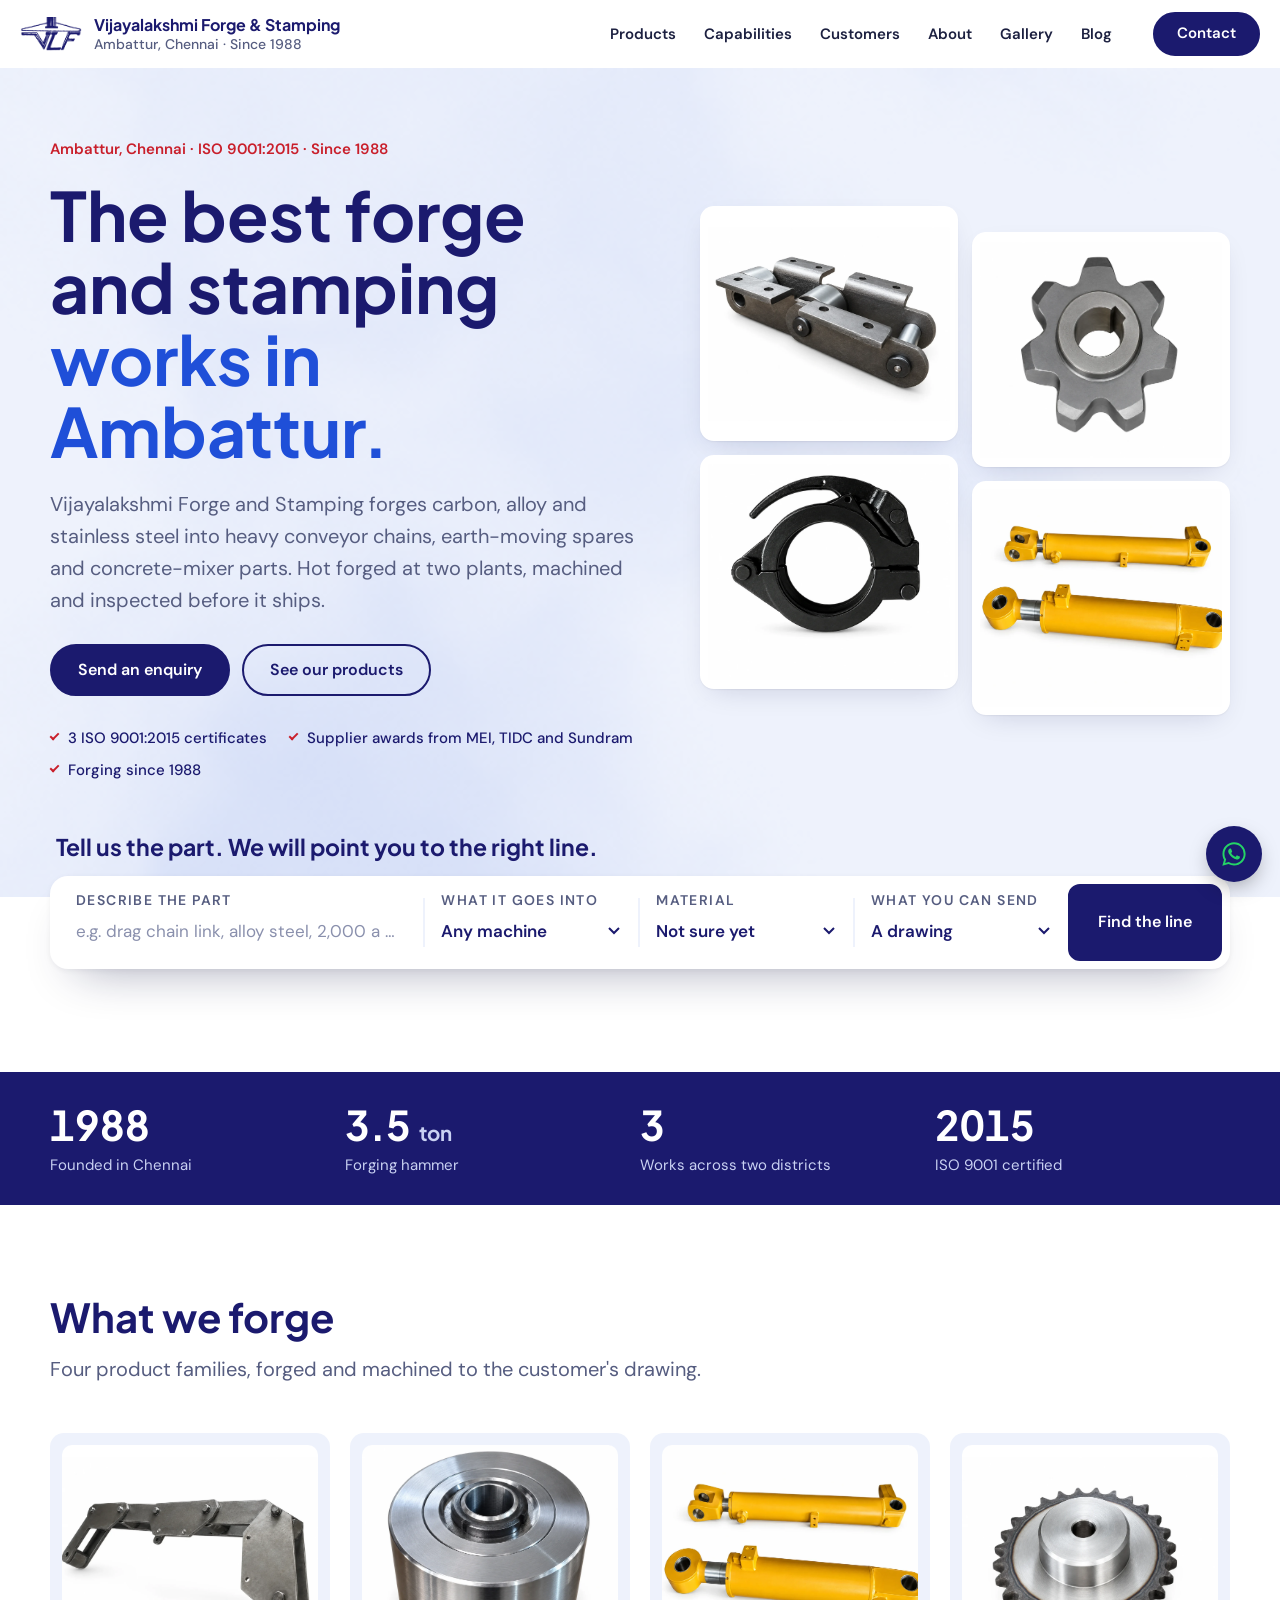
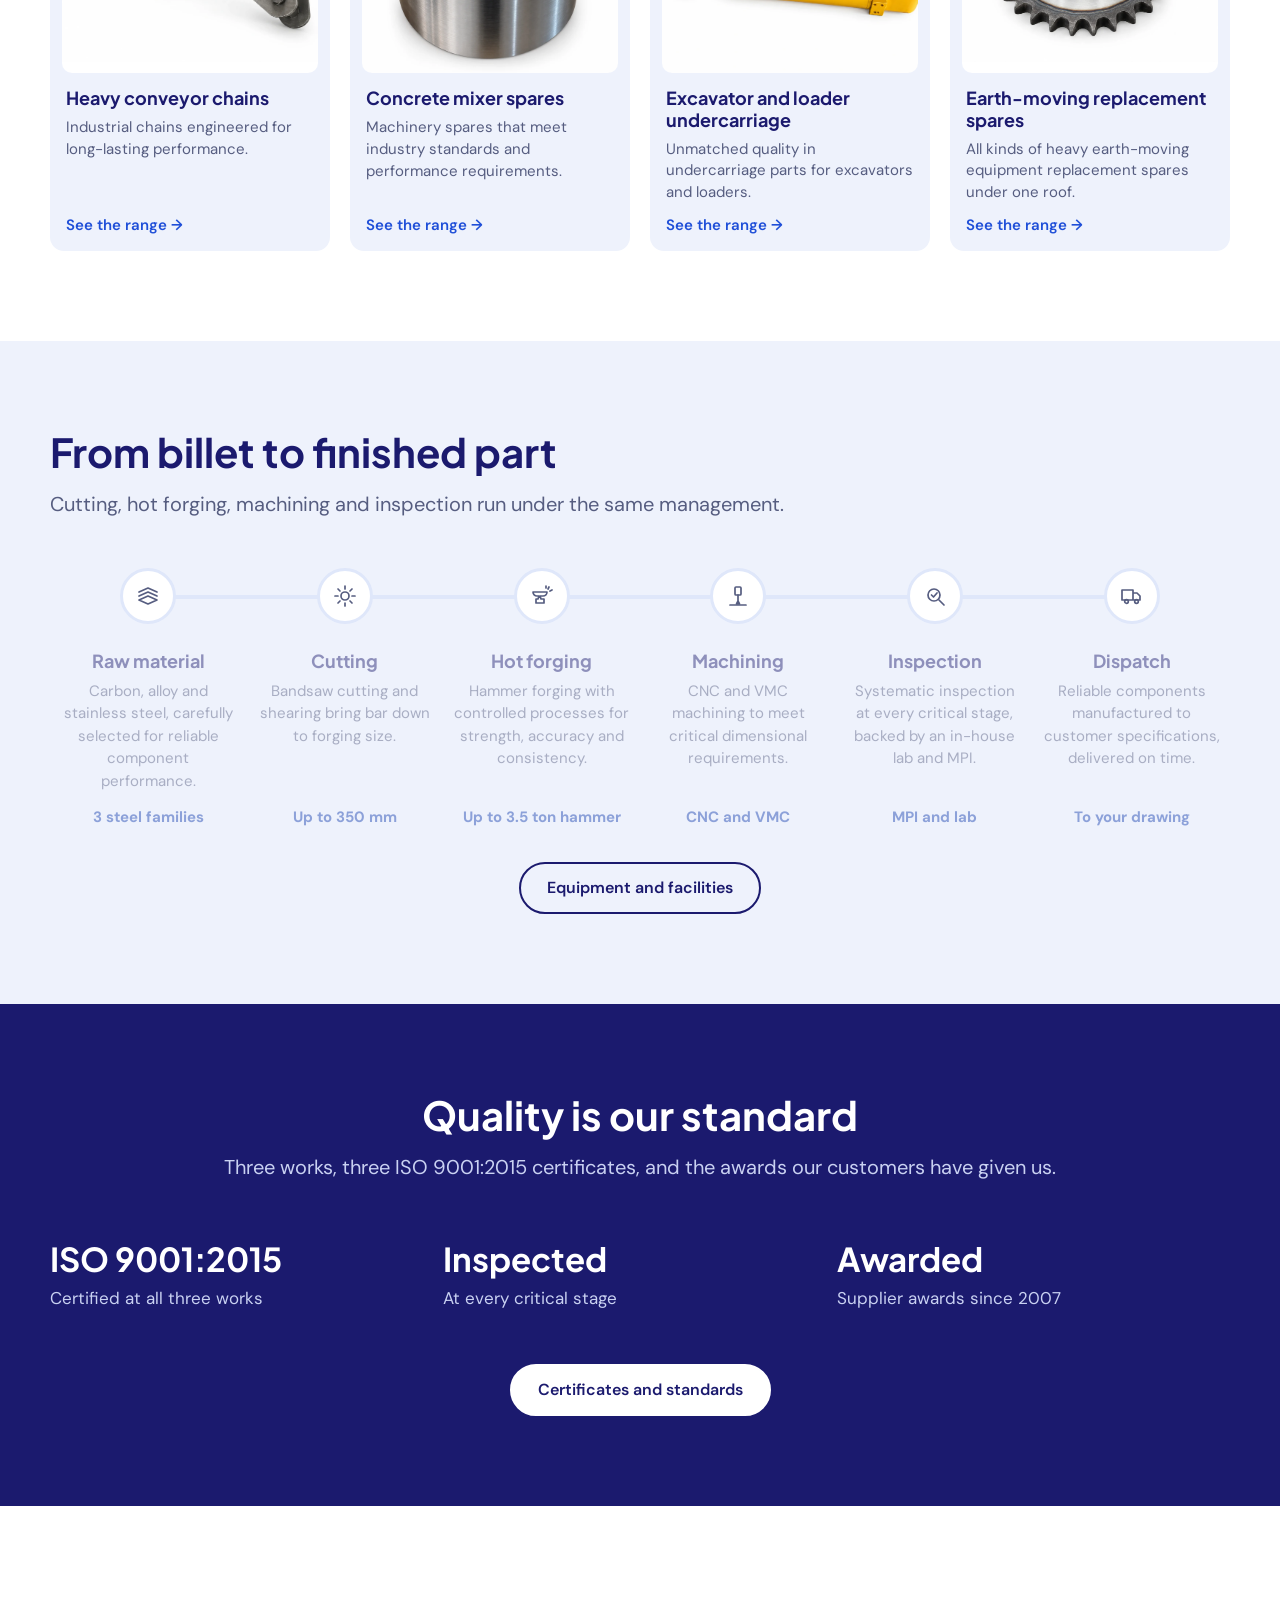
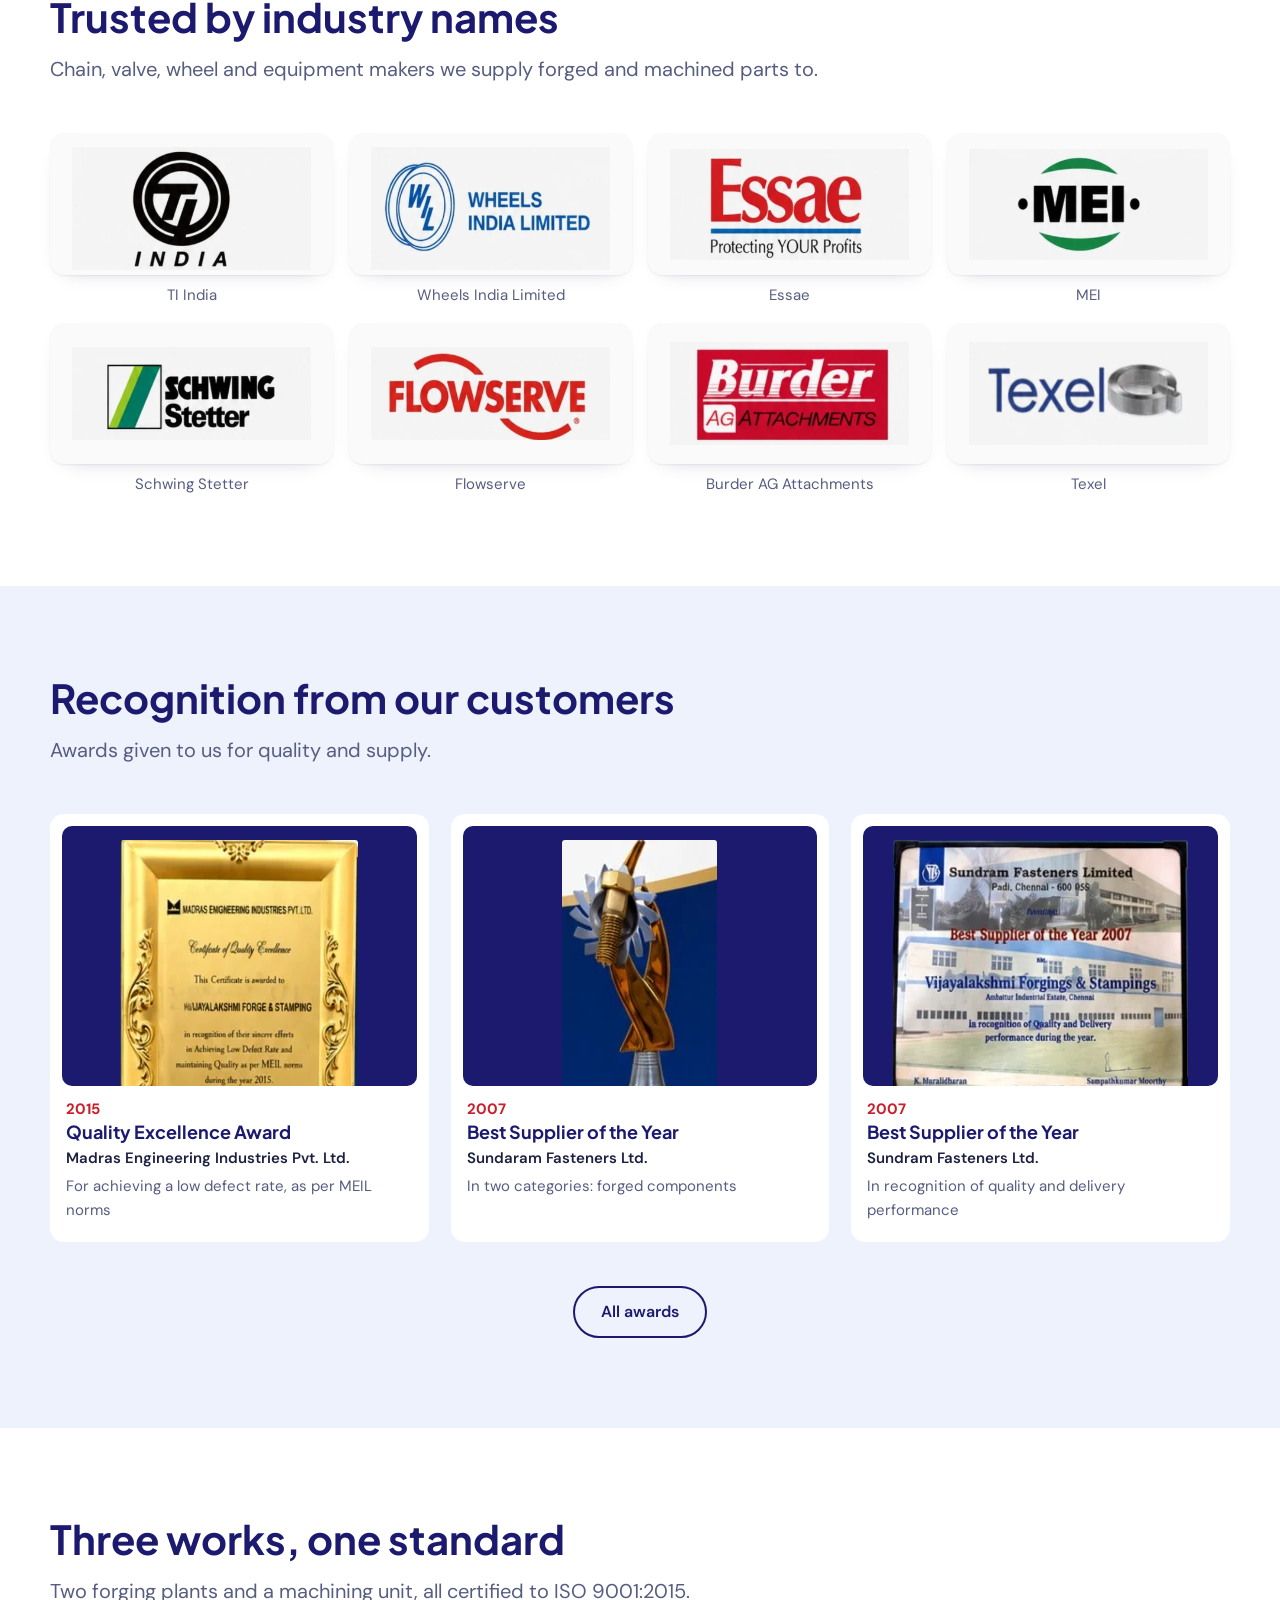
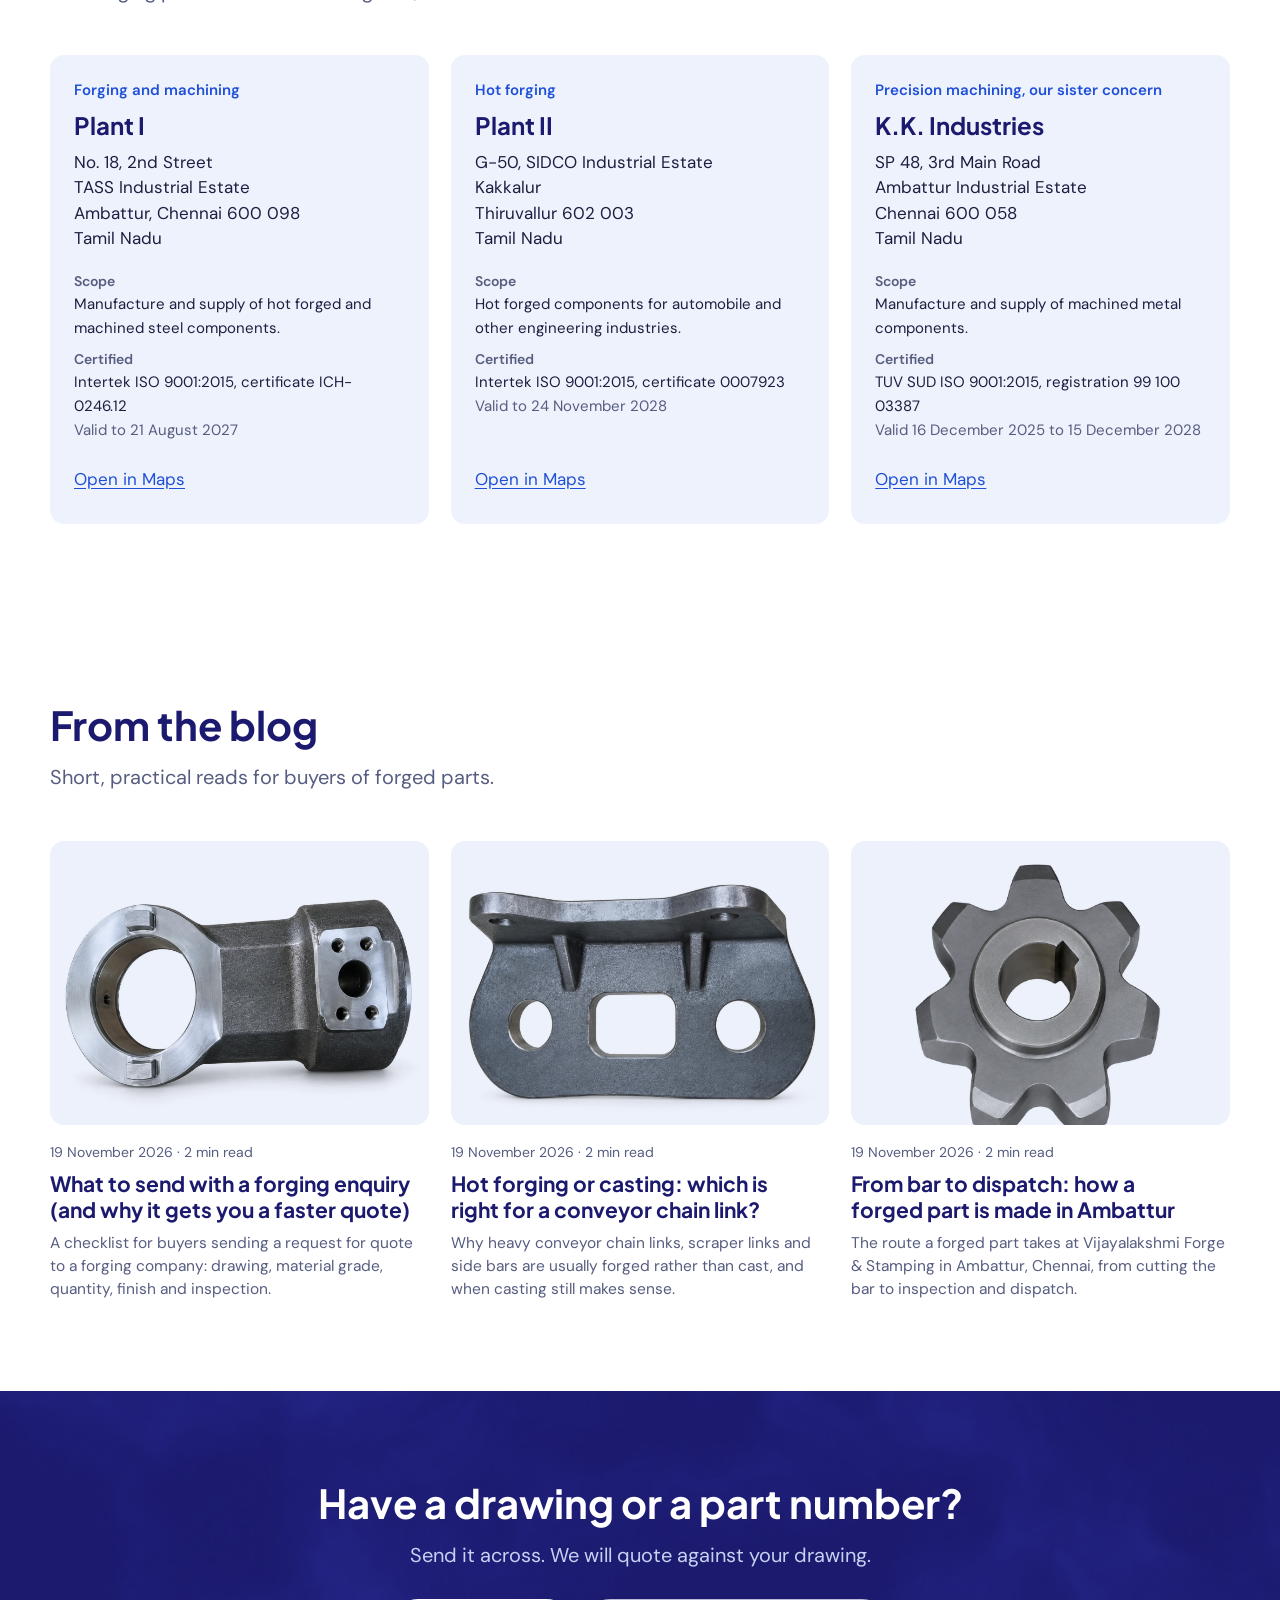
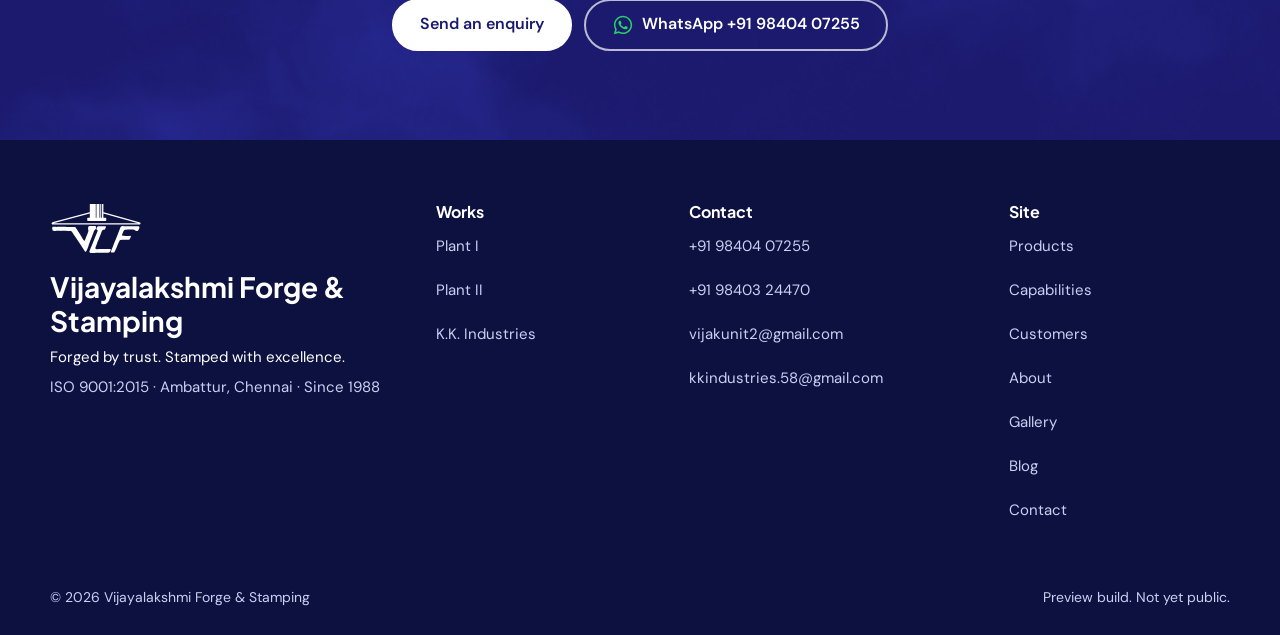
<file: index.html>
<!doctype html>
<html lang="en-IN">
<head>
<meta charset="utf-8">
<meta name="viewport" content="width=device-width, initial-scale=1">
<script>(function(){var d=document.documentElement;d.className+=' js';try{if(matchMedia('(prefers-reduced-motion: reduce)').matches)return;var s=sessionStorage;if(!s.getItem('vlf-seen')){s.setItem('vlf-seen','1');d.className+=' ld'}else if(s.getItem('vlf-pt')){s.removeItem('vlf-pt');d.className+=' pt-in'}}catch(e){}})();</script>
<title>Vijayalakshmi Forge &amp; Stamping</title>
<meta name="description" content="Hot forged and machined steel components from Ambattur, Chennai: heavy conveyor chains, earth-moving spares and concrete mixer parts. ISO 9001:2015, since 1988.">
<meta name="robots" content="noindex, nofollow">
<link rel="canonical" href="https://vijlakforge.com/">
<meta property="og:site_name" content="Vijayalakshmi Forge &amp; Stamping">
<meta property="og:title" content="Vijayalakshmi Forge &amp; Stamping">
<meta property="og:description" content="Hot forged and machined steel components from Ambattur, Chennai: heavy conveyor chains, earth-moving spares and concrete mixer parts. ISO 9001:2015, since 1988.">
<meta property="og:type" content="website">
<meta property="og:url" content="https://vijlakforge.com/">
<meta property="og:image" content="https://vijlakforge.com/assets/img/p-chain-02.webp">
<meta property="og:locale" content="en_IN">
<meta name="twitter:card" content="summary_large_image">
<meta name="geo.region" content="IN-TN">
<meta name="geo.placename" content="Ambattur, Chennai">
<meta name="theme-color" content="#1B1A6E">
<link rel="icon" href="favicon.png" type="image/png">
<link rel="apple-touch-icon" href="favicon.png">
<link rel="alternate" type="text/plain" href="llms.txt" title="Site summary for AI assistants">
<link rel="sitemap" type="application/xml" href="sitemap.xml">
<link rel="preconnect" href="https://fonts.googleapis.com">
<link rel="preconnect" href="https://fonts.gstatic.com" crossorigin>
<link rel="stylesheet" href="https://fonts.googleapis.com/css2?family=Plus+Jakarta+Sans:wght@600;700;800&family=DM+Sans:opsz,wght@9..40,400;9..40,500;9..40,600;9..40,700&display=swap">
<link rel="stylesheet" href="styles.css?v=9178198ec607">
<script type="speculationrules">{"prefetch":[{"where":{"and":[{"href_matches":"/*"},{"not":{"selector_matches":"[target=_blank]"}}]},"eagerness":"moderate"}]}</script>
<script type="application/ld+json">{"@context":"https://schema.org","@graph":[{"@type":"Organization","@id":"https://vijlakforge.com/#org","name":"Vijayalakshmi Forge & Stamping","alternateName":"VLF","url":"https://vijlakforge.com/","logo":"https://vijlakforge.com/assets/img/mark-vlf.png","image":"https://vijlakforge.com/assets/img/p-chain-02.webp","description":"Vijayalakshmi Forge & Stamping (VLF) is a hot forging and stamping company in Ambattur, Chennai, India, founded in 1988 by Mr. A. Kumar. It forges carbon, alloy and stainless steel into heavy conveyor chain parts, concrete mixer spares, excavator and loader undercarriage parts and earth-moving replacement spares, made to the customer's drawing. It runs two forging plants (TASS Industrial Estate, Ambattur, and SIDCO Industrial Estate, Kakkalur, Thiruvallur) and a machining sister concern, K.K. Industries, in Ambattur Industrial Estate. All three works are certified to ISO 9001:2015.","foundingDate":"1988","founder":{"@type":"Person","name":"Mr. A. Kumar"},"slogan":"Forged by trust. Stamped with excellence.","email":"vijakunit2@gmail.com","telephone":"+919840407255","areaServed":"Worldwide","knowsAbout":["Hot forging","Closed die forging","Hammer forging","Stamping","CNC machining","Conveyor chain components","Concrete mixer spares","Excavator undercarriage parts","Earth-moving equipment spares","Magnetic particle inspection"],"hasCredential":[{"@type":"EducationalOccupationalCredential","name":"ISO 9001:2015, Vijayalakshmi Forge & Stamping, Plant I","credentialCategory":"certification","recognizedBy":{"@type":"Organization","name":"Intertek"}},{"@type":"EducationalOccupationalCredential","name":"ISO 9001:2015, Vijayalakshmi Forge & Stamping, Plant II","credentialCategory":"certification","recognizedBy":{"@type":"Organization","name":"Intertek"}},{"@type":"EducationalOccupationalCredential","name":"ISO 9001:2015, K.K. Industries","credentialCategory":"certification","recognizedBy":{"@type":"Organization","name":"TUV SUD South Asia"}}],"award":["Quality Excellence Award, Madras Engineering Industries Pvt. Ltd., 2015","Best Supplier of the Year, Sundaram Fasteners Ltd., 2007","Best Supplier of the Year, Sundram Fasteners Ltd., 2007","Best Supplier Award, TIDC India, 2020-21","Supplier Quality Excellence Award, Madras Engineering Industries Pvt. Ltd., 2021-22"],"department":[{"@id":"https://vijlakforge.com/#plant-1"},{"@id":"https://vijlakforge.com/#plant-2"}],"hasOfferCatalog":{"@type":"OfferCatalog","name":"Forged and machined components","itemListElement":[{"@type":"Offer","itemOffered":{"@type":"Product","name":"Heavy conveyor chains","description":"Industrial chains engineered for long-lasting performance.","url":"https://vijlakforge.com/products#conveyor-chains","image":"https://vijlakforge.com/assets/img/p-chain-01.webp"}},{"@type":"Offer","itemOffered":{"@type":"Product","name":"Concrete mixer spares","description":"Machinery spares that meet industry standards and performance requirements.","url":"https://vijlakforge.com/products#mixer-spares","image":"https://vijlakforge.com/assets/img/p-mixer-01.webp"}},{"@type":"Offer","itemOffered":{"@type":"Product","name":"Excavator and loader undercarriage","description":"Unmatched quality in undercarriage parts for excavators and loaders.","url":"https://vijlakforge.com/products#undercarriage","image":"https://vijlakforge.com/assets/img/p-under-01.webp"}},{"@type":"Offer","itemOffered":{"@type":"Product","name":"Earth-moving replacement spares","description":"All kinds of heavy earth-moving equipment replacement spares under one roof.","url":"https://vijlakforge.com/products#earth-moving","image":"https://vijlakforge.com/assets/img/p-under-04.webp"}}]},"contactPoint":{"@type":"ContactPoint","contactType":"sales","telephone":"+919840407255","email":"vijakunit2@gmail.com","areaServed":"Worldwide","availableLanguage":["English","Tamil"]}},{"@type":"WebSite","@id":"https://vijlakforge.com/#site","url":"https://vijlakforge.com/","name":"Vijayalakshmi Forge & Stamping","publisher":{"@id":"https://vijlakforge.com/#org"},"inLanguage":"en-IN"},{"@type":"LocalBusiness","@id":"https://vijlakforge.com/#plant-1","name":"Vijayalakshmi Forge & Stamping, Plant I","description":"Manufacture and supply of hot forged and machined steel components.","telephone":"+919840407255","url":"https://vijlakforge.com/about#plant-1","image":"https://vijlakforge.com/assets/img/p-chain-02.webp","address":{"@type":"PostalAddress","streetAddress":"No. 18, 2nd Street, TASS Industrial Estate","addressLocality":"Chennai","postalCode":"600098","addressRegion":"Tamil Nadu","addressCountry":"IN"},"parentOrganization":{"@id":"https://vijlakforge.com/#org"}},{"@type":"LocalBusiness","@id":"https://vijlakforge.com/#plant-2","name":"Vijayalakshmi Forge & Stamping, Plant II","description":"Hot forged components for automobile and other engineering industries.","telephone":"+919840407255","url":"https://vijlakforge.com/about#plant-2","image":"https://vijlakforge.com/assets/img/p-chain-02.webp","address":{"@type":"PostalAddress","streetAddress":"G-50, SIDCO Industrial Estate, Kakkalur","addressLocality":"Thiruvallur","postalCode":"602003","addressRegion":"Tamil Nadu","addressCountry":"IN"},"parentOrganization":{"@id":"https://vijlakforge.com/#org"}},{"@type":"LocalBusiness","@id":"https://vijlakforge.com/#kk","name":"K.K. Industries","description":"Manufacture and supply of machined metal components.","telephone":"+919840407255","url":"https://vijlakforge.com/about#kk","image":"https://vijlakforge.com/assets/img/p-chain-02.webp","address":{"@type":"PostalAddress","streetAddress":"SP 48, 3rd Main Road, Ambattur Industrial Estate","addressLocality":"Chennai","postalCode":"600058","addressRegion":"Tamil Nadu","addressCountry":"IN"},"parentOrganization":{"@id":"https://vijlakforge.com/#org"}}]}</script>
</head>
<body>
<div id="ld" aria-hidden="true">
  <div class="ld-bands"><i style="--i:0"></i><i style="--i:1"></i><i style="--i:2"></i><i style="--i:3"></i><i style="--i:4"></i><i style="--i:5"></i></div>
  <div class="ld-in">
    <svg class="ld-svg" viewBox="0 0 1220 660" focusable="false">
      <defs>
        <linearGradient id="ld-heat" gradientUnits="userSpaceOnUse" x1="0" y1="290" x2="0" y2="655">
          <stop offset="0" stop-color="#ff7a1a"/><stop offset=".45" stop-color="#ffc35c"/><stop offset="1" stop-color="#e0441a"/>
        </linearGradient>
      </defs>
      <g class="ld-shake">
        <rect class="ld-billet" x="200" y="278" width="820" height="300" rx="52" fill="url(#ld-heat)"/>
        <g class="ld-hot" fill="url(#ld-heat)"><path d="M571.0 292.1C564.7 292.6 554.1 292.7 547.5 292.4C532.5 291.7 519.1 293.2 514.5 296.0C509.9 298.9 507.4 304.6 505.5 317.5C503.4 330.9 503.9 338.7 507.4 346.0C510.5 352.7 510.6 355.8 507.9 364.6C504.8 374.7 492.0 408.4 483.5 429.0C479.4 438.8 474.5 451.1 472.6 456.2C464.3 479.0 459.8 487.0 455.2 487.0C451.0 487.0 444.6 477.9 416.0 431.0C388.6 386.0 383.4 377.8 364.1 349.0C338.3 310.3 337.7 309.5 331.5 306.5L326.5 304.0L228.0 303.4C173.8 303.0 123.4 302.9 116.0 303.0C94.2 303.5 71.6 303.5 55.5 303.0C37.8 302.5 35.2 303.4 31.2 311.0C29.0 315.1 28.9 316.4 29.3 326.5C30.0 343.2 33.5 350.8 42.0 354.4C47.3 356.6 74.5 357.3 92.0 355.8C103.9 354.7 109.8 354.7 125.0 355.7C138.6 356.7 147.9 356.8 160.2 356.0C170.5 355.4 180.0 355.4 185.2 356.0C189.8 356.5 211.7 356.9 234.0 356.8C279.9 356.6 279.9 356.6 287.2 364.8C291.9 370.0 306.6 391.9 315.8 407.5C319.7 414.1 325.1 422.2 327.9 425.5C333.3 431.9 346.8 451.8 361.4 475.0C366.2 482.7 375.0 495.7 380.9 503.8C394.9 523.1 402.3 534.1 412.7 551.3C417.4 559.1 427.2 574.3 434.4 585.0C441.7 595.7 450.7 609.7 454.4 616.0C462.2 629.2 465.1 632.7 469.1 633.5C475.6 634.9 480.8 628.9 488.6 610.8C491.1 605.1 495.8 594.4 499.0 587.0C502.2 579.6 506.7 567.4 509.0 560.0C517.9 531.1 521.5 520.8 529.7 500.5C534.4 488.9 541.7 470.3 546.0 459.0C550.3 447.7 558.0 427.2 563.2 413.5C568.5 399.7 575.5 380.8 579.0 371.5C586.6 350.7 587.6 349.0 595.1 344.4C602.3 340.0 606.4 334.8 608.9 326.5C614.8 307.6 611.2 296.5 598.0 292.6C592.3 290.9 589.1 290.8 571.0 292.1Z"/><path d="M650.5 295.0C630.0 295.7 628.2 296.9 620.0 315.9C612.8 332.4 613.7 337.6 624.5 343.3C635.7 349.2 635.6 349.8 618.5 391.0C612.6 405.0 603.2 428.0 597.6 442.0C591.9 456.0 584.3 474.5 580.7 483.0C573.4 500.5 557.8 539.2 546.7 567.5C542.6 577.9 536.5 592.9 533.1 600.8C519.4 632.7 519.3 641.1 532.3 647.4C538.5 650.5 536.5 650.4 587.5 649.1C609.5 648.5 657.9 647.8 695.0 647.5C732.1 647.2 766.8 646.5 772.0 645.9C788.7 644.0 791.4 641.8 801.2 622.8C807.9 609.7 808.4 605.9 804.4 601.1C800.3 596.2 796.9 595.7 771.9 596.4C759.6 596.7 725.4 597.4 696.0 597.9C666.6 598.4 640.7 599.1 638.5 599.5C636.3 599.9 628.8 599.7 621.8 599.1C604.8 597.8 601.0 595.7 601.0 587.8C601.0 581.7 611.2 552.2 625.8 516.0C630.8 503.6 636.9 488.3 639.3 482.0C641.8 475.7 648.8 458.3 655.0 443.5C661.2 428.6 670.0 406.7 674.6 394.7C692.7 347.2 694.8 344.3 712.5 342.5C719.9 341.7 723.4 340.4 726.3 337.2C729.3 333.9 742.0 307.1 742.0 304.1C742.0 300.4 738.8 296.4 734.7 295.1C731.5 294.0 679.3 294.0 650.5 295.0Z"/><path d="M950.5 293.9C940.0 296.5 936.4 301.3 929.2 322.1C924.8 334.8 913.3 364.7 904.2 387.5C900.9 395.7 890.7 421.4 881.5 444.5C872.4 467.6 860.4 497.9 854.9 511.8C849.4 525.8 843.1 542.3 840.9 548.6C837.1 559.8 819.0 603.0 814.4 612.2C810.8 619.4 807.0 633.5 807.7 637.1C808.9 643.1 812.1 644.0 832.2 644.0C853.4 644.0 853.8 643.8 859.0 631.2C860.8 627.0 865.8 616.0 870.1 606.8C874.4 597.6 883.4 577.2 889.9 561.3C916.6 496.9 923.9 482.2 931.0 478.5C936.7 475.6 966.7 473.8 1006.5 474.2C1048.8 474.5 1049.6 474.4 1055.2 468.2C1058.7 464.3 1060.9 460.1 1068.5 443.4C1073.8 431.5 1074.0 429.8 1069.9 425.8L1066.8 422.7L1050.7 423.5C1041.8 424.0 1031.8 424.3 1028.5 424.2C1025.2 424.1 1011.7 423.9 998.5 423.7C953.4 423.1 950.7 420.7 961.6 392.2C980.6 342.6 982.8 340.6 1015.5 340.4C1026.5 340.3 1048.3 340.0 1064.0 339.6C1109.3 338.4 1120.2 340.2 1127.0 349.6C1132.0 356.6 1135.0 358.0 1145.1 358.0C1167.7 358.0 1171.7 354.7 1180.7 328.4C1187.1 309.8 1187.3 308.8 1186.0 303.8C1183.6 295.1 1176.7 292.1 1163.6 294.0C1147.9 296.3 1036.7 297.0 1021.2 294.9C1014.4 294.0 1011.0 294.1 1001.2 295.5C989.6 297.1 989.2 297.1 980.6 295.1C971.7 293.0 956.8 292.4 950.5 293.9Z"/></g>
        <g class="ld-cool" fill="#fff"><path d="M571.0 292.1C564.7 292.6 554.1 292.7 547.5 292.4C532.5 291.7 519.1 293.2 514.5 296.0C509.9 298.9 507.4 304.6 505.5 317.5C503.4 330.9 503.9 338.7 507.4 346.0C510.5 352.7 510.6 355.8 507.9 364.6C504.8 374.7 492.0 408.4 483.5 429.0C479.4 438.8 474.5 451.1 472.6 456.2C464.3 479.0 459.8 487.0 455.2 487.0C451.0 487.0 444.6 477.9 416.0 431.0C388.6 386.0 383.4 377.8 364.1 349.0C338.3 310.3 337.7 309.5 331.5 306.5L326.5 304.0L228.0 303.4C173.8 303.0 123.4 302.9 116.0 303.0C94.2 303.5 71.6 303.5 55.5 303.0C37.8 302.5 35.2 303.4 31.2 311.0C29.0 315.1 28.9 316.4 29.3 326.5C30.0 343.2 33.5 350.8 42.0 354.4C47.3 356.6 74.5 357.3 92.0 355.8C103.9 354.7 109.8 354.7 125.0 355.7C138.6 356.7 147.9 356.8 160.2 356.0C170.5 355.4 180.0 355.4 185.2 356.0C189.8 356.5 211.7 356.9 234.0 356.8C279.9 356.6 279.9 356.6 287.2 364.8C291.9 370.0 306.6 391.9 315.8 407.5C319.7 414.1 325.1 422.2 327.9 425.5C333.3 431.9 346.8 451.8 361.4 475.0C366.2 482.7 375.0 495.7 380.9 503.8C394.9 523.1 402.3 534.1 412.7 551.3C417.4 559.1 427.2 574.3 434.4 585.0C441.7 595.7 450.7 609.7 454.4 616.0C462.2 629.2 465.1 632.7 469.1 633.5C475.6 634.9 480.8 628.9 488.6 610.8C491.1 605.1 495.8 594.4 499.0 587.0C502.2 579.6 506.7 567.4 509.0 560.0C517.9 531.1 521.5 520.8 529.7 500.5C534.4 488.9 541.7 470.3 546.0 459.0C550.3 447.7 558.0 427.2 563.2 413.5C568.5 399.7 575.5 380.8 579.0 371.5C586.6 350.7 587.6 349.0 595.1 344.4C602.3 340.0 606.4 334.8 608.9 326.5C614.8 307.6 611.2 296.5 598.0 292.6C592.3 290.9 589.1 290.8 571.0 292.1Z"/><path d="M650.5 295.0C630.0 295.7 628.2 296.9 620.0 315.9C612.8 332.4 613.7 337.6 624.5 343.3C635.7 349.2 635.6 349.8 618.5 391.0C612.6 405.0 603.2 428.0 597.6 442.0C591.9 456.0 584.3 474.5 580.7 483.0C573.4 500.5 557.8 539.2 546.7 567.5C542.6 577.9 536.5 592.9 533.1 600.8C519.4 632.7 519.3 641.1 532.3 647.4C538.5 650.5 536.5 650.4 587.5 649.1C609.5 648.5 657.9 647.8 695.0 647.5C732.1 647.2 766.8 646.5 772.0 645.9C788.7 644.0 791.4 641.8 801.2 622.8C807.9 609.7 808.4 605.9 804.4 601.1C800.3 596.2 796.9 595.7 771.9 596.4C759.6 596.7 725.4 597.4 696.0 597.9C666.6 598.4 640.7 599.1 638.5 599.5C636.3 599.9 628.8 599.7 621.8 599.1C604.8 597.8 601.0 595.7 601.0 587.8C601.0 581.7 611.2 552.2 625.8 516.0C630.8 503.6 636.9 488.3 639.3 482.0C641.8 475.7 648.8 458.3 655.0 443.5C661.2 428.6 670.0 406.7 674.6 394.7C692.7 347.2 694.8 344.3 712.5 342.5C719.9 341.7 723.4 340.4 726.3 337.2C729.3 333.9 742.0 307.1 742.0 304.1C742.0 300.4 738.8 296.4 734.7 295.1C731.5 294.0 679.3 294.0 650.5 295.0Z"/><path d="M950.5 293.9C940.0 296.5 936.4 301.3 929.2 322.1C924.8 334.8 913.3 364.7 904.2 387.5C900.9 395.7 890.7 421.4 881.5 444.5C872.4 467.6 860.4 497.9 854.9 511.8C849.4 525.8 843.1 542.3 840.9 548.6C837.1 559.8 819.0 603.0 814.4 612.2C810.8 619.4 807.0 633.5 807.7 637.1C808.9 643.1 812.1 644.0 832.2 644.0C853.4 644.0 853.8 643.8 859.0 631.2C860.8 627.0 865.8 616.0 870.1 606.8C874.4 597.6 883.4 577.2 889.9 561.3C916.6 496.9 923.9 482.2 931.0 478.5C936.7 475.6 966.7 473.8 1006.5 474.2C1048.8 474.5 1049.6 474.4 1055.2 468.2C1058.7 464.3 1060.9 460.1 1068.5 443.4C1073.8 431.5 1074.0 429.8 1069.9 425.8L1066.8 422.7L1050.7 423.5C1041.8 424.0 1031.8 424.3 1028.5 424.2C1025.2 424.1 1011.7 423.9 998.5 423.7C953.4 423.1 950.7 420.7 961.6 392.2C980.6 342.6 982.8 340.6 1015.5 340.4C1026.5 340.3 1048.3 340.0 1064.0 339.6C1109.3 338.4 1120.2 340.2 1127.0 349.6C1132.0 356.6 1135.0 358.0 1145.1 358.0C1167.7 358.0 1171.7 354.7 1180.7 328.4C1187.1 309.8 1187.3 308.8 1186.0 303.8C1183.6 295.1 1176.7 292.1 1163.6 294.0C1147.9 296.3 1036.7 297.0 1021.2 294.9C1014.4 294.0 1011.0 294.1 1001.2 295.5C989.6 297.1 989.2 297.1 980.6 295.1C971.7 293.0 956.8 292.4 950.5 293.9Z"/></g>
        <g class="ld-sparks"><rect class="ld-spark" x="288" y="282" width="27" height="8" rx="4" fill="#ffffff" style="--dx:-310px;--dy:-114px;--r:-11deg;--t:0.72s;--j:0.023s"/><rect class="ld-spark" x="355" y="282" width="29" height="8" rx="4" fill="#ffd27a" style="--dx:-185px;--dy:-147px;--r:78deg;--t:0.72s;--j:0.016s"/><rect class="ld-spark" x="876" y="282" width="16" height="8" rx="4" fill="#ffd27a" style="--dx:217px;--dy:-129px;--r:176deg;--t:0.72s;--j:0.023s"/><rect class="ld-spark" x="361" y="282" width="26" height="8" rx="4" fill="#ffffff" style="--dx:-233px;--dy:-105px;--r:21deg;--t:0.72s;--j:0.021s"/><rect class="ld-spark" x="766" y="282" width="25" height="8" rx="4" fill="#ffd27a" style="--dx:340px;--dy:-282px;--r:-126deg;--t:0.72s;--j:0.060s"/><rect class="ld-spark" x="927" y="282" width="32" height="8" rx="4" fill="#ffffff" style="--dx:85px;--dy:-230px;--r:3deg;--t:0.72s;--j:0.055s"/><rect class="ld-spark" x="337" y="282" width="37" height="8" rx="4" fill="#ffffff" style="--dx:-113px;--dy:-175px;--r:36deg;--t:0.72s;--j:0.002s"/><rect class="ld-spark" x="384" y="282" width="28" height="8" rx="4" fill="#ff6a1a" style="--dx:-322px;--dy:-93px;--r:-165deg;--t:0.72s;--j:0.040s"/><rect class="ld-spark" x="265" y="282" width="32" height="8" rx="4" fill="#ffffff" style="--dx:-85px;--dy:-143px;--r:-183deg;--t:0.72s;--j:0.042s"/><rect class="ld-spark" x="1035" y="282" width="27" height="8" rx="4" fill="#ffd27a" style="--dx:241px;--dy:-93px;--r:108deg;--t:0.72s;--j:0.032s"/><rect class="ld-spark" x="927" y="282" width="29" height="8" rx="4" fill="#ffffff" style="--dx:135px;--dy:-288px;--r:164deg;--t:0.72s;--j:0.040s"/><rect class="ld-spark" x="706" y="282" width="37" height="8" rx="4" fill="#ff9a2e" style="--dx:284px;--dy:-264px;--r:7deg;--t:0.72s;--j:0.034s"/><rect class="ld-spark" x="545" y="282" width="20" height="8" rx="4" fill="#ffffff" style="--dx:-48px;--dy:-192px;--r:-6deg;--t:0.72s;--j:0.021s"/><rect class="ld-spark" x="475" y="282" width="26" height="8" rx="4" fill="#ffd27a" style="--dx:-222px;--dy:-203px;--r:122deg;--t:0.72s;--j:0.038s"/><rect class="ld-spark" x="655" y="282" width="35" height="8" rx="4" fill="#ff6a1a" style="--dx:85px;--dy:-188px;--r:-187deg;--t:0.72s;--j:0.057s"/><rect class="ld-spark" x="232" y="282" width="22" height="8" rx="4" fill="#ff6a1a" style="--dx:-342px;--dy:-239px;--r:-156deg;--t:0.72s;--j:0.037s"/><rect class="ld-spark" x="1011" y="282" width="34" height="8" rx="4" fill="#ff6a1a" style="--dx:328px;--dy:-71px;--r:-99deg;--t:1.16s;--j:0.013s"/><rect class="ld-spark" x="201" y="282" width="34" height="8" rx="4" fill="#ff6a1a" style="--dx:-238px;--dy:-210px;--r:18deg;--t:1.16s;--j:0.027s"/><rect class="ld-spark" x="406" y="282" width="23" height="8" rx="4" fill="#ffffff" style="--dx:-109px;--dy:-166px;--r:-31deg;--t:1.16s;--j:0.053s"/><rect class="ld-spark" x="315" y="282" width="20" height="8" rx="4" fill="#ff6a1a" style="--dx:-138px;--dy:-94px;--r:199deg;--t:1.16s;--j:0.040s"/><rect class="ld-spark" x="330" y="282" width="36" height="8" rx="4" fill="#ff6a1a" style="--dx:-322px;--dy:-234px;--r:116deg;--t:1.16s;--j:0.021s"/><rect class="ld-spark" x="1033" y="282" width="32" height="8" rx="4" fill="#ffffff" style="--dx:341px;--dy:-239px;--r:62deg;--t:1.16s;--j:0.015s"/><rect class="ld-spark" x="416" y="282" width="31" height="8" rx="4" fill="#ffffff" style="--dx:-218px;--dy:-249px;--r:160deg;--t:1.16s;--j:0.028s"/><rect class="ld-spark" x="670" y="282" width="21" height="8" rx="4" fill="#ff6a1a" style="--dx:372px;--dy:-172px;--r:126deg;--t:1.16s;--j:0.050s"/><rect class="ld-spark" x="941" y="282" width="23" height="8" rx="4" fill="#ffffff" style="--dx:279px;--dy:-170px;--r:-75deg;--t:1.16s;--j:0.012s"/><rect class="ld-spark" x="620" y="282" width="34" height="8" rx="4" fill="#ffd27a" style="--dx:369px;--dy:-69px;--r:163deg;--t:1.16s;--j:0.011s"/><rect class="ld-spark" x="825" y="282" width="21" height="8" rx="4" fill="#ffd27a" style="--dx:91px;--dy:-118px;--r:102deg;--t:1.16s;--j:0.008s"/><rect class="ld-spark" x="404" y="282" width="36" height="8" rx="4" fill="#ffd27a" style="--dx:-288px;--dy:-65px;--r:-177deg;--t:1.16s;--j:0.022s"/><rect class="ld-spark" x="390" y="282" width="17" height="8" rx="4" fill="#ffd27a" style="--dx:-98px;--dy:-67px;--r:-51deg;--t:1.16s;--j:0.008s"/><rect class="ld-spark" x="379" y="282" width="30" height="8" rx="4" fill="#ffd27a" style="--dx:-245px;--dy:-201px;--r:42deg;--t:1.48s;--j:0.055s"/><rect class="ld-spark" x="583" y="282" width="28" height="8" rx="4" fill="#ffffff" style="--dx:-261px;--dy:-229px;--r:-41deg;--t:1.48s;--j:0.052s"/><rect class="ld-spark" x="374" y="282" width="16" height="8" rx="4" fill="#ffd27a" style="--dx:-74px;--dy:-147px;--r:-136deg;--t:1.48s;--j:0.057s"/><rect class="ld-spark" x="208" y="282" width="29" height="8" rx="4" fill="#ffffff" style="--dx:-284px;--dy:-117px;--r:86deg;--t:1.48s;--j:0.055s"/><rect class="ld-spark" x="518" y="282" width="35" height="8" rx="4" fill="#ffd27a" style="--dx:-321px;--dy:-284px;--r:-186deg;--t:1.48s;--j:0.030s"/><rect class="ld-spark" x="397" y="282" width="25" height="8" rx="4" fill="#ffffff" style="--dx:-253px;--dy:-264px;--r:30deg;--t:1.48s;--j:0.032s"/><rect class="ld-spark" x="529" y="282" width="17" height="8" rx="4" fill="#ff6a1a" style="--dx:-147px;--dy:-279px;--r:196deg;--t:1.48s;--j:0.040s"/><rect class="ld-spark" x="314" y="282" width="29" height="8" rx="4" fill="#ff9a2e" style="--dx:-298px;--dy:-276px;--r:53deg;--t:1.48s;--j:0.059s"/><rect class="ld-spark" x="405" y="282" width="27" height="8" rx="4" fill="#ff6a1a" style="--dx:-101px;--dy:-210px;--r:120deg;--t:1.48s;--j:0.025s"/></g>
        <g class="ld-hammer" fill="#fff" color="#fff"><g class="ld-ram"><rect x="528" y="0" width="79" height="186"/><rect x="616" y="0" width="40" height="186"/><rect x="666" y="0" width="14" height="186"/><rect x="690" y="0" width="18" height="186"/><rect x="494" y="182" width="252" height="42" rx="9"/><path d="M526 117 L44 248 Q20 256 34 265 L1186 265 Q1202 257 1182 249 L710 117" fill="none" stroke="currentColor" stroke-width="17" stroke-linejoin="round" stroke-linecap="round"/></g></g>
      </g>
    </svg>
    <p class="ld-name"><span class="ld-w"><span style="--i:0">V</span><span style="--i:1">i</span><span style="--i:2">j</span><span style="--i:3">a</span><span style="--i:4">y</span><span style="--i:5">a</span><span style="--i:6">l</span><span style="--i:7">a</span><span style="--i:8">k</span><span style="--i:9">s</span><span style="--i:10">h</span><span style="--i:11">m</span><span style="--i:12">i</span></span> <span class="ld-w"><span style="--i:14">F</span><span style="--i:15">o</span><span style="--i:16">r</span><span style="--i:17">g</span><span style="--i:18">e</span></span> <span class="ld-w"><span style="--i:20">&amp;</span></span> <span class="ld-w"><span style="--i:22">S</span><span style="--i:23">t</span><span style="--i:24">a</span><span style="--i:25">m</span><span style="--i:26">p</span><span style="--i:27">i</span><span style="--i:28">n</span><span style="--i:29">g</span></span></p>
    <p class="ld-line">Forging since 1988 · Ambattur, Chennai</p>
  </div>
</div>
<div id="pt" aria-hidden="true"><div class="ld-bands"><i style="--i:0"></i><i style="--i:1"></i><i style="--i:2"></i><i style="--i:3"></i><i style="--i:4"></i><i style="--i:5"></i></div><svg class="pt-mark" viewBox="0 0 1220 660" aria-hidden="true" focusable="false" fill="currentColor"><g class=""><rect x="528" y="0" width="79" height="186"/><rect x="616" y="0" width="40" height="186"/><rect x="666" y="0" width="14" height="186"/><rect x="690" y="0" width="18" height="186"/><rect x="494" y="182" width="252" height="42" rx="9"/><path d="M526 117 L44 248 Q20 256 34 265 L1186 265 Q1202 257 1182 249 L710 117" fill="none" stroke="currentColor" stroke-width="17" stroke-linejoin="round" stroke-linecap="round"/></g><path class="" d="M571.0 292.1C564.7 292.6 554.1 292.7 547.5 292.4C532.5 291.7 519.1 293.2 514.5 296.0C509.9 298.9 507.4 304.6 505.5 317.5C503.4 330.9 503.9 338.7 507.4 346.0C510.5 352.7 510.6 355.8 507.9 364.6C504.8 374.7 492.0 408.4 483.5 429.0C479.4 438.8 474.5 451.1 472.6 456.2C464.3 479.0 459.8 487.0 455.2 487.0C451.0 487.0 444.6 477.9 416.0 431.0C388.6 386.0 383.4 377.8 364.1 349.0C338.3 310.3 337.7 309.5 331.5 306.5L326.5 304.0L228.0 303.4C173.8 303.0 123.4 302.9 116.0 303.0C94.2 303.5 71.6 303.5 55.5 303.0C37.8 302.5 35.2 303.4 31.2 311.0C29.0 315.1 28.9 316.4 29.3 326.5C30.0 343.2 33.5 350.8 42.0 354.4C47.3 356.6 74.5 357.3 92.0 355.8C103.9 354.7 109.8 354.7 125.0 355.7C138.6 356.7 147.9 356.8 160.2 356.0C170.5 355.4 180.0 355.4 185.2 356.0C189.8 356.5 211.7 356.9 234.0 356.8C279.9 356.6 279.9 356.6 287.2 364.8C291.9 370.0 306.6 391.9 315.8 407.5C319.7 414.1 325.1 422.2 327.9 425.5C333.3 431.9 346.8 451.8 361.4 475.0C366.2 482.7 375.0 495.7 380.9 503.8C394.9 523.1 402.3 534.1 412.7 551.3C417.4 559.1 427.2 574.3 434.4 585.0C441.7 595.7 450.7 609.7 454.4 616.0C462.2 629.2 465.1 632.7 469.1 633.5C475.6 634.9 480.8 628.9 488.6 610.8C491.1 605.1 495.8 594.4 499.0 587.0C502.2 579.6 506.7 567.4 509.0 560.0C517.9 531.1 521.5 520.8 529.7 500.5C534.4 488.9 541.7 470.3 546.0 459.0C550.3 447.7 558.0 427.2 563.2 413.5C568.5 399.7 575.5 380.8 579.0 371.5C586.6 350.7 587.6 349.0 595.1 344.4C602.3 340.0 606.4 334.8 608.9 326.5C614.8 307.6 611.2 296.5 598.0 292.6C592.3 290.9 589.1 290.8 571.0 292.1Z"/><path class="" d="M650.5 295.0C630.0 295.7 628.2 296.9 620.0 315.9C612.8 332.4 613.7 337.6 624.5 343.3C635.7 349.2 635.6 349.8 618.5 391.0C612.6 405.0 603.2 428.0 597.6 442.0C591.9 456.0 584.3 474.5 580.7 483.0C573.4 500.5 557.8 539.2 546.7 567.5C542.6 577.9 536.5 592.9 533.1 600.8C519.4 632.7 519.3 641.1 532.3 647.4C538.5 650.5 536.5 650.4 587.5 649.1C609.5 648.5 657.9 647.8 695.0 647.5C732.1 647.2 766.8 646.5 772.0 645.9C788.7 644.0 791.4 641.8 801.2 622.8C807.9 609.7 808.4 605.9 804.4 601.1C800.3 596.2 796.9 595.7 771.9 596.4C759.6 596.7 725.4 597.4 696.0 597.9C666.6 598.4 640.7 599.1 638.5 599.5C636.3 599.9 628.8 599.7 621.8 599.1C604.8 597.8 601.0 595.7 601.0 587.8C601.0 581.7 611.2 552.2 625.8 516.0C630.8 503.6 636.9 488.3 639.3 482.0C641.8 475.7 648.8 458.3 655.0 443.5C661.2 428.6 670.0 406.7 674.6 394.7C692.7 347.2 694.8 344.3 712.5 342.5C719.9 341.7 723.4 340.4 726.3 337.2C729.3 333.9 742.0 307.1 742.0 304.1C742.0 300.4 738.8 296.4 734.7 295.1C731.5 294.0 679.3 294.0 650.5 295.0Z"/><path class="" d="M950.5 293.9C940.0 296.5 936.4 301.3 929.2 322.1C924.8 334.8 913.3 364.7 904.2 387.5C900.9 395.7 890.7 421.4 881.5 444.5C872.4 467.6 860.4 497.9 854.9 511.8C849.4 525.8 843.1 542.3 840.9 548.6C837.1 559.8 819.0 603.0 814.4 612.2C810.8 619.4 807.0 633.5 807.7 637.1C808.9 643.1 812.1 644.0 832.2 644.0C853.4 644.0 853.8 643.8 859.0 631.2C860.8 627.0 865.8 616.0 870.1 606.8C874.4 597.6 883.4 577.2 889.9 561.3C916.6 496.9 923.9 482.2 931.0 478.5C936.7 475.6 966.7 473.8 1006.5 474.2C1048.8 474.5 1049.6 474.4 1055.2 468.2C1058.7 464.3 1060.9 460.1 1068.5 443.4C1073.8 431.5 1074.0 429.8 1069.9 425.8L1066.8 422.7L1050.7 423.5C1041.8 424.0 1031.8 424.3 1028.5 424.2C1025.2 424.1 1011.7 423.9 998.5 423.7C953.4 423.1 950.7 420.7 961.6 392.2C980.6 342.6 982.8 340.6 1015.5 340.4C1026.5 340.3 1048.3 340.0 1064.0 339.6C1109.3 338.4 1120.2 340.2 1127.0 349.6C1132.0 356.6 1135.0 358.0 1145.1 358.0C1167.7 358.0 1171.7 354.7 1180.7 328.4C1187.1 309.8 1187.3 308.8 1186.0 303.8C1183.6 295.1 1176.7 292.1 1163.6 294.0C1147.9 296.3 1036.7 297.0 1021.2 294.9C1014.4 294.0 1011.0 294.1 1001.2 295.5C989.6 297.1 989.2 297.1 980.6 295.1C971.7 293.0 956.8 292.4 950.5 293.9Z"/></svg></div>
<a class="skip" href="#main">Skip to content</a>
<header class="hdr" data-header>
  <div class="hdr__in">
    <a class="brand" href="./">
      <img src="assets/img/mark-vlf.png" alt="" class="brand__mark" width="305" height="167">
      <span class="brand__txt">
        <span class="brand__name">Vijayalakshmi Forge & Stamping</span>
        <span class="brand__sub">Ambattur, Chennai · Since 1988</span>
      </span>
    </a>
    <nav class="nav" aria-label="Primary" style="--cnt:6">
        <a href="products" style="--n:0">Products</a>
        <a href="capabilities" style="--n:1">Capabilities</a>
        <a href="customers" style="--n:2">Customers</a>
        <a href="about" style="--n:3">About</a>
        <a href="gallery" style="--n:4">Gallery</a>
        <a href="blog" style="--n:5">Blog</a>
    </nav>
    <div class="hdr__act">
      <a class="btn btn--sm" href="contact">Contact</a>
      <button class="burger" type="button" aria-label="Open menu"
              aria-expanded="false" aria-controls="drawer" data-burger>
        <svg viewBox="0 0 24 24" width="24" height="24" aria-hidden="true"
             fill="none" stroke="currentColor" stroke-width="2" stroke-linecap="round">
          <path d="M3 6h18M3 12h18M3 18h18"/>
        </svg>
      </button>
    </div>
  </div>
</header>
<div class="drawer" id="drawer" data-drawer hidden>
  <button class="drawer__x" type="button" aria-label="Close menu" data-drawer-close>
    <svg viewBox="0 0 24 24" width="26" height="26" fill="none"
         stroke="currentColor" stroke-width="2" stroke-linecap="round">
      <path d="M5 5l14 14M19 5L5 19"/>
    </svg>
  </button>
  <nav class="drawer__nav" aria-label="Mobile">
        <a href="products" style="--n:0">Products</a>
        <a href="capabilities" style="--n:1">Capabilities</a>
        <a href="customers" style="--n:2">Customers</a>
        <a href="about" style="--n:3">About</a>
        <a href="gallery" style="--n:4">Gallery</a>
        <a href="blog" style="--n:5">Blog</a>
  </nav>
  <a class="btn btn--block" href="contact">Contact</a>
  <div class="drawer__meta">
    <a href="tel:+919840407255">+91 98404 07255</a>
    <a href="mailto:vijakunit2@gmail.com,kkindustries.58@gmail.com?subject=Enquiry%20from%20the%20website">vijakunit2@gmail.com</a>
  </div>
</div>
<main id="main">

<section class="hero">
  <canvas class="sky" data-base="#eef2fc" data-tint="#d3ddf7" data-amt=".95" data-scale="1.25" aria-hidden="true"></canvas>
  <div class="wrap hero__in">
    <div class="hero__copy">
      <p class="hero__eyebrow hin" style="--i:0">Ambattur, Chennai · ISO 9001:2015 · Since 1988</p>
      <h1 class="hero__title hin" style="--i:1"><span>The best forge and stamping</span> <em>works in Ambattur.</em></h1>
      <p class="hero__text hin" style="--i:2">Vijayalakshmi Forge and Stamping forges carbon, alloy and stainless steel into heavy conveyor chains, earth-moving spares and concrete-mixer parts. Hot forged at two plants, machined and inspected before it ships.</p>
      <div class="hero__act hin" style="--i:3">
        <a class="btn" href="contact#enquire">Send an enquiry</a>
        <a class="btn btn--ghost" href="products">See our products</a>
      </div>
      <ul class="hero__proof hin" style="--i:4"><li>3 ISO 9001:2015 certificates</li><li>Supplier awards from MEI, TIDC and Sundram</li><li>Forging since 1988</li></ul>
    </div>
    <div class="hero__shots" aria-hidden="true"><figure class="hshot hshot--1"><img src="assets/img/p-chain-02.webp" alt="" width="1400" height="1121" sizes="(max-width:900px) 40vw, 18vw"></figure><figure class="hshot hshot--2"><img src="assets/img/p-under-05.webp" alt="" width="1200" height="1070" sizes="(max-width:900px) 40vw, 18vw"></figure><figure class="hshot hshot--3"><img src="assets/img/p-mixer-08.webp" alt="" width="1400" height="1248" sizes="(max-width:900px) 40vw, 18vw"></figure><figure class="hshot hshot--4"><img src="assets/img/p-under-01.webp" alt="" width="1400" height="1258" sizes="(max-width:900px) 40vw, 18vw"></figure></div>
  </div>
</section>

<section class="finder" id="find" aria-labelledby="find-h">
  <div class="wrap">
    <h2 class="finder__h" id="find-h">Tell us the part. We will point you to the right line.</h2>
    <form class="fbar" data-finder role="search" action="contact.html#enquire">
      <label class="fbar__f fbar__f--free"><span>Describe the part</span>
        <input name="free" type="text" autocomplete="off" placeholder="e.g. drag chain link, alloy steel, 2,000 a month"></label>
      <label class="fbar__f"><span>What it goes into</span><select name="use"><option value="">Any machine</option><option value="conveyor-chains">Conveyor and chain lines</option><option value="mixer-spares">Concrete mixers and pumps</option><option value="undercarriage">Excavators and loaders</option><option value="earth-moving">Earth-moving fleets</option></select></label>
      <label class="fbar__f"><span>Material</span><select name="material"><option value="Not sure yet">Not sure yet</option><option value="Carbon steel">Carbon steel</option><option value="Alloy steel">Alloy steel</option><option value="Stainless steel">Stainless steel</option></select></label>
      <label class="fbar__f"><span>What you can send</span><select name="have"><option value="A drawing">A drawing</option><option value="A sample part">A sample part</option><option value="A part number">A part number</option><option value="Only a description">Only a description</option></select></label>
      <button class="btn fbar__go" type="submit" data-fgo>Find the line</button>
    </form>
    <p class="finder__said" data-fsaid aria-live="polite"></p>
    <div class="fres" data-fres></div>
    <div class="fsum" data-fsum hidden>
      <div class="fsum__msg"><p class="fsum__h">Send this to the team</p><pre class="fsum__txt" data-ftxt></pre></div>
      <div class="fsum__act">
        <a class="btn btn--light" data-fwa href="https://wa.me/919840407255" target="_blank" rel="noopener"><svg viewBox="0 0 24 24" aria-hidden="true" class="wa-g" width="22" height="22"><path fill="currentColor" d="M12.04 2C6.58 2 2.13 6.45 2.13 11.91c0 1.75.46 3.45 1.32 4.95L2 22l5.25-1.38a9.9 9.9 0 0 0 4.79 1.22h.01c5.46 0 9.91-4.45 9.91-9.91 0-2.65-1.03-5.14-2.9-7.01A9.82 9.82 0 0 0 12.04 2Zm0 18.15h-.01a8.2 8.2 0 0 1-4.19-1.15l-.3-.18-3.12.82.83-3.04-.2-.31a8.18 8.18 0 0 1-1.26-4.38c0-4.54 3.7-8.24 8.25-8.24 2.2 0 4.27.86 5.83 2.42a8.19 8.19 0 0 1 2.41 5.83c0 4.54-3.69 8.23-8.24 8.23Zm4.52-6.16c-.25-.12-1.47-.72-1.69-.81-.23-.08-.39-.12-.56.13-.16.24-.64.8-.78.97-.15.16-.29.18-.53.06-.25-.12-1.05-.39-1.99-1.23-.74-.66-1.23-1.47-1.38-1.72-.14-.25-.01-.38.11-.5.11-.11.25-.29.37-.43.12-.15.16-.25.25-.41.08-.17.04-.31-.02-.43-.06-.12-.56-1.34-.76-1.84-.2-.48-.4-.42-.56-.43h-.47c-.17 0-.43.06-.66.31-.22.25-.86.85-.86 2.07 0 1.22.89 2.4 1.01 2.56.12.17 1.75 2.67 4.23 3.74.59.26 1.05.41 1.41.52.59.19 1.13.16 1.56.1.47-.07 1.47-.6 1.67-1.18.21-.58.21-1.07.15-1.18-.06-.1-.22-.16-.47-.28Z"/></svg>WhatsApp this</a>
        <a class="btn btn--ghost-light" data-fform href="contact#enquire">Open the quote form</a>
      </div>
      <p class="fsum__note">The team confirms the right process and grade when they quote. Nothing is sent until you press a button.</p>
    </div>
    <script type="application/json" id="vlf-finder">{"families": [{"slug": "conveyor-chains", "name": "Heavy conveyor chains", "short": "Industrial chains engineered for long-lasting performance.", "points": ["Forged block-type chains", "Drag and scraper chain links", "Attachment links and side bars"], "img": "assets/img/p-chain-01.webp", "words": ["chain", "conveyor", "link", "drag", "scraper", "block", "attachment", "side bar", "sidebar", "cement", "bulk", "mining", "pin"]}, {"slug": "mixer-spares", "name": "Concrete mixer spares", "short": "Machinery spares that meet industry standards and performance requirements.", "points": ["Rollers and rings", "Eye bolts and wear plates", "Pump clamps and couplings"], "img": "assets/img/p-mixer-01.webp", "words": ["mixer", "concrete", "roller", "eye bolt", "eyebolt", "wear plate", "plate", "ring", "pump", "clamp", "coupling", "stetter", "transit"]}, {"slug": "undercarriage", "name": "Excavator and loader undercarriage", "short": "Unmatched quality in undercarriage parts for excavators and loaders.", "points": ["Hydraulic cylinders", "Rod ends, eyes and clevis ends", "Bushes and housings"], "img": "assets/img/p-under-01.webp", "words": ["excavator", "loader", "undercarriage", "cylinder", "hydraulic", "rod end", "rod", "clevis", "eye", "bush", "bushing", "housing", "sprocket", "jcb"]}, {"slug": "earth-moving", "name": "Earth-moving replacement spares", "short": "All kinds of heavy earth-moving equipment replacement spares under one roof.", "points": ["Sprockets and idlers", "Rings and discs", "Built to the original drawing"], "img": "assets/img/p-under-04.webp", "words": ["earth", "earthmoving", "earth-moving", "dozer", "fleet", "idler", "sprocket", "disc", "disk", "ring", "replacement", "spare", "spares"]}], "facts": ["Includes", "Made by", "Steel", "Quoted from"], "made": "Hot forging, then machining", "steel": "Carbon, alloy and stainless", "from": "Your drawing, sample or part number", "none": "No exact match for those words. Here is everything we forge; the team will place your part.", "quote": "Quote this", "details": "See the range", "intro": "Hello Vijayalakshmi Forge & Stamping, I need a quote.", "wa": "919840407255", "labels": {"free": "Part", "use": "Goes into", "range": "Likely range", "material": "Material", "have": "I can send"}, "sum": "Send this to the team"}</script>
  </div>
</section>

<section class="stats-band"><div class="wrap stats"><div class="stat" data-reveal style="--i:0"><b>1988<i></i></b><span>Founded in Chennai</span></div><div class="stat" data-reveal style="--i:1"><b>3.5<i> ton</i></b><span>Forging hammer</span></div><div class="stat" data-reveal style="--i:2"><b>3<i></i></b><span>Works across two districts</span></div><div class="stat" data-reveal style="--i:3"><b>2015<i></i></b><span>ISO 9001 certified</span></div></div></section>

<section class="sec">
  <div class="wrap">
    <div class="sec__head" data-reveal>
  <h2 class="h2">What we forge</h2>
  <p class="lede">Four product families, forged and machined to the customer's drawing.</p>
</div>
    <div class="ptiles"><a class="ptile" href="products#conveyor-chains" data-reveal style="--i:0">
  <span class="ptile__img"><img src="assets/img/p-chain-01.webp" alt="Forged conveyor chain component" width="1400" height="1121" loading="lazy" decoding="async" sizes="(max-width:700px) 50vw, 25vw"></span>
  <h3 class="ptile__name">Heavy conveyor chains</h3>
  <p class="ptile__short">Industrial chains engineered for long-lasting performance.</p>
  <span class="ptile__go">See the range</span>
</a><a class="ptile" href="products#mixer-spares" data-reveal style="--i:1">
  <span class="ptile__img"><img src="assets/img/p-mixer-01.webp" alt="Forged concrete mixer spare" width="1400" height="1258" loading="lazy" decoding="async" sizes="(max-width:700px) 50vw, 25vw"></span>
  <h3 class="ptile__name">Concrete mixer spares</h3>
  <p class="ptile__short">Machinery spares that meet industry standards and performance requirements.</p>
  <span class="ptile__go">See the range</span>
</a><a class="ptile" href="products#undercarriage" data-reveal style="--i:2">
  <span class="ptile__img"><img src="assets/img/p-under-01.webp" alt="Forged and machined undercarriage part" width="1400" height="1258" loading="lazy" decoding="async" sizes="(max-width:700px) 50vw, 25vw"></span>
  <h3 class="ptile__name">Excavator and loader undercarriage</h3>
  <p class="ptile__short">Unmatched quality in undercarriage parts for excavators and loaders.</p>
  <span class="ptile__go">See the range</span>
</a><a class="ptile" href="products#earth-moving" data-reveal style="--i:3">
  <span class="ptile__img"><img src="assets/img/p-under-04.webp" alt="Replacement spare for heavy earth-moving equipment" width="1400" height="1121" loading="lazy" decoding="async" sizes="(max-width:700px) 50vw, 25vw"></span>
  <h3 class="ptile__name">Earth-moving replacement spares</h3>
  <p class="ptile__short">All kinds of heavy earth-moving equipment replacement spares under one roof.</p>
  <span class="ptile__go">See the range</span>
</a></div>
  </div>
</section>

<section class="sec sec--alt">
  <div class="wrap">
    <div class="sec__head" data-reveal>
  <h2 class="h2">From billet to finished part</h2>
  <p class="lede">Cutting, hot forging, machining and inspection run under the same management.</p>
</div>
    <ol class="route" data-route><li class="rstep">
  <span class="rstep__node"><svg viewBox="0 0 24 24" width="24" height="24" fill="none" stroke="currentColor" stroke-width="1.7" stroke-linecap="round" stroke-linejoin="round" aria-hidden="true"><path d="M3 16l9-4 9 4-9 4-9-4z"/><path d="M3 12l9-4 9 4"/><path d="M3 8l9-4 9 4"/></svg></span>
  <span class="rstep__body"><b>Raw material</b><span>Carbon, alloy and stainless steel, carefully selected for reliable component performance.</span><em>3 steel families</em></span>
</li><li class="rstep">
  <span class="rstep__node"><svg viewBox="0 0 24 24" width="24" height="24" fill="none" stroke="currentColor" stroke-width="1.7" stroke-linecap="round" stroke-linejoin="round" aria-hidden="true"><circle cx="12" cy="12" r="4"/><path d="M12 2v3M12 19v3M2 12h3M19 12h3M5 5l2 2M17 17l2 2M19 5l-2 2M7 17l-2 2"/></svg></span>
  <span class="rstep__body"><b>Cutting</b><span>Bandsaw cutting and shearing bring bar down to forging size.</span><em>Up to 350 mm</em></span>
</li><li class="rstep rstep--hot">
  <span class="rstep__node"><svg viewBox="0 0 24 24" width="24" height="24" fill="none" stroke="currentColor" stroke-width="1.7" stroke-linecap="round" stroke-linejoin="round" aria-hidden="true"><path d="M3 8h14a4 4 0 0 1-4 4h-3l1 3h3v4H6v-4h2l1-3H7a4 4 0 0 1-4-4z"/><path d="M19 3l-1 2M22 6l-2 1M16 2l0 2"/></svg></span>
  <span class="rstep__body"><b>Hot forging</b><span>Hammer forging with controlled processes for strength, accuracy and consistency.</span><em>Up to 3.5 ton hammer</em></span>
</li><li class="rstep">
  <span class="rstep__node"><svg viewBox="0 0 24 24" width="24" height="24" fill="none" stroke="currentColor" stroke-width="1.7" stroke-linecap="round" stroke-linejoin="round" aria-hidden="true"><rect x="9" y="3" width="6" height="8" rx="1"/><path d="M12 11v6l-1.5 3h3L12 17"/><path d="M4 21h16"/></svg></span>
  <span class="rstep__body"><b>Machining</b><span>CNC and VMC machining to meet critical dimensional requirements.</span><em>CNC and VMC</em></span>
</li><li class="rstep">
  <span class="rstep__node"><svg viewBox="0 0 24 24" width="24" height="24" fill="none" stroke="currentColor" stroke-width="1.7" stroke-linecap="round" stroke-linejoin="round" aria-hidden="true"><circle cx="11" cy="11" r="6"/><path d="M21 21l-5-5M8.5 11l2 2 3.5-4"/></svg></span>
  <span class="rstep__body"><b>Inspection</b><span>Systematic inspection at every critical stage, backed by an in-house lab and MPI.</span><em>MPI and lab</em></span>
</li><li class="rstep">
  <span class="rstep__node"><svg viewBox="0 0 24 24" width="24" height="24" fill="none" stroke="currentColor" stroke-width="1.7" stroke-linecap="round" stroke-linejoin="round" aria-hidden="true"><path d="M2 6h11v10H2zM13 9h4l3 3v4h-7"/><circle cx="6.5" cy="17.5" r="1.8"/><circle cx="16.5" cy="17.5" r="1.8"/></svg></span>
  <span class="rstep__body"><b>Dispatch</b><span>Reliable components manufactured to customer specifications, delivered on time.</span><em>To your drawing</em></span>
</li></ol>
    <div class="sec__more" data-reveal><a class="btn btn--ghost" href="capabilities">Equipment and facilities</a></div>
  </div>
</section>

<section class="sec sec--navy">
  <div class="wrap">
    <div class="sec__head sec__head--mid" data-reveal>
  <h2 class="h2">Quality is our standard</h2>
  <p class="lede">Three works, three ISO 9001:2015 certificates, and the awards our customers have given us.</p>
</div>
    <ul class="qstrip"><li data-reveal style="--i:0"><b>ISO 9001:2015</b><span>Certified at all three works</span></li><li data-reveal style="--i:1"><b>Inspected</b><span>At every critical stage</span></li><li data-reveal style="--i:2"><b>Awarded</b><span>Supplier awards since 2007</span></li></ul>
    <div class="sec__more" data-reveal><a class="btn btn--light" href="about#quality">Certificates and standards</a></div>
  </div>
</section>

<section class="sec">
  <div class="wrap">
    <div class="sec__head" data-reveal>
  <h2 class="h2">Trusted by industry names</h2>
  <p class="lede">Chain, valve, wheel and equipment makers we supply forged and machined parts to.</p>
</div>
    <ul class="custs"><li class="cust" data-reveal style="--i:0"><span class="cust__plate"><img src="assets/img/cu-ti.webp" alt="TI India logo" width="404" height="207" loading="lazy" decoding="async" sizes="200px"></span><span class="cust__name">TI India</span></li><li class="cust" data-reveal style="--i:1"><span class="cust__plate"><img src="assets/img/cu-wheels.webp" alt="Wheels India Limited logo" width="404" height="207" loading="lazy" decoding="async" sizes="200px"></span><span class="cust__name">Wheels India Limited</span></li><li class="cust" data-reveal style="--i:2"><span class="cust__plate"><img src="assets/img/cu-essae.webp" alt="Essae logo" width="404" height="188" loading="lazy" decoding="async" sizes="200px"></span><span class="cust__name">Essae</span></li><li class="cust" data-reveal style="--i:3"><span class="cust__plate"><img src="assets/img/cu-mei.webp" alt="MEI logo" width="404" height="188" loading="lazy" decoding="async" sizes="200px"></span><span class="cust__name">MEI</span></li><li class="cust" data-reveal style="--i:0"><span class="cust__plate"><img src="assets/img/cu-schwing.webp" alt="Schwing Stetter logo" width="404" height="158" loading="lazy" decoding="async" sizes="200px"></span><span class="cust__name">Schwing Stetter</span></li><li class="cust" data-reveal style="--i:1"><span class="cust__plate"><img src="assets/img/cu-flowserve.webp" alt="Flowserve logo" width="404" height="158" loading="lazy" decoding="async" sizes="200px"></span><span class="cust__name">Flowserve</span></li><li class="cust" data-reveal style="--i:2"><span class="cust__plate"><img src="assets/img/cu-burder.webp" alt="Burder AG Attachments logo" width="404" height="173" loading="lazy" decoding="async" sizes="200px"></span><span class="cust__name">Burder AG Attachments</span></li><li class="cust" data-reveal style="--i:3"><span class="cust__plate"><img src="assets/img/cu-texel.webp" alt="Texel logo" width="404" height="173" loading="lazy" decoding="async" sizes="200px"></span><span class="cust__name">Texel</span></li></ul>
  </div>
</section>

<section class="sec sec--alt">
  <div class="wrap">
    <div class="sec__head" data-reveal>
  <h2 class="h2">Recognition from our customers</h2>
  <p class="lede">Awards given to us for quality and supply.</p>
</div>
    <div class="awards"><article class="award" data-reveal style="--i:0">
  <div class="award__img"><img src="assets/img/aw-mei-2015.webp" alt="Quality Excellence Award, Madras Engineering Industries Pvt. Ltd." width="238" height="345" loading="lazy" decoding="async" sizes="(max-width:700px) 50vw, 25vw"></div>
  <p class="award__year">2015</p>
  <h3 class="award__t">Quality Excellence Award</h3>
  <p class="award__by">Madras Engineering Industries Pvt. Ltd.</p>
  <p class="award__note">For achieving a low defect rate, as per MEIL norms</p>
</article><article class="award" data-reveal style="--i:1">
  <div class="award__img"><img src="assets/img/aw-sundaram-trophy.webp" alt="Best Supplier of the Year, Sundaram Fasteners Ltd." width="155" height="395" loading="lazy" decoding="async" sizes="(max-width:700px) 50vw, 25vw"></div>
  <p class="award__year">2007</p>
  <h3 class="award__t">Best Supplier of the Year</h3>
  <p class="award__by">Sundaram Fasteners Ltd.</p>
  <p class="award__note">In two categories: forged components</p>
</article><article class="award" data-reveal style="--i:2">
  <div class="award__img"><img src="assets/img/aw-sundaram-plaque.webp" alt="Best Supplier of the Year, Sundram Fasteners Ltd." width="295" height="270" loading="lazy" decoding="async" sizes="(max-width:700px) 50vw, 25vw"></div>
  <p class="award__year">2007</p>
  <h3 class="award__t">Best Supplier of the Year</h3>
  <p class="award__by">Sundram Fasteners Ltd.</p>
  <p class="award__note">In recognition of quality and delivery performance</p>
</article></div>
    <div class="sec__more" data-reveal><a class="btn btn--ghost" href="customers#awards">All awards</a></div>
  </div>
</section>

<section class="sec">
  <div class="wrap">
    <div class="sec__head" data-reveal>
  <h2 class="h2">Three works, one standard</h2>
  <p class="lede">Two forging plants and a machining unit, all certified to ISO 9001:2015.</p>
</div>
    <div class="plants"><article class="plant" id="plant-1" data-reveal>
  <p class="plant__role">Forging and machining</p>
  <h3 class="plant__name">Plant I</h3>
  <address class="plant__addr">No. 18, 2nd Street<br>TASS Industrial Estate<br>Ambattur, Chennai 600 098<br>Tamil Nadu</address>
  <dl class="plant__spec">
    <div><dt>Scope</dt><dd>Manufacture and supply of hot forged and machined steel components.</dd></div>
    <div><dt>Certified</dt><dd>Intertek ISO 9001:2015, certificate ICH-0246.12<br><span>Valid to 21 August 2027</span></dd></div>
  </dl>
  <a class="link" href="https://www.google.com/maps/search/?api=1&query=18%202nd%20Street%20TASS%20Industrial%20Estate%20Ambattur%20Chennai%20600098" target="_blank" rel="noopener">Open in Maps</a>
</article><article class="plant" id="plant-2" data-reveal>
  <p class="plant__role">Hot forging</p>
  <h3 class="plant__name">Plant II</h3>
  <address class="plant__addr">G-50, SIDCO Industrial Estate<br>Kakkalur<br>Thiruvallur 602 003<br>Tamil Nadu</address>
  <dl class="plant__spec">
    <div><dt>Scope</dt><dd>Hot forged components for automobile and other engineering industries.</dd></div>
    <div><dt>Certified</dt><dd>Intertek ISO 9001:2015, certificate 0007923<br><span>Valid to 24 November 2028</span></dd></div>
  </dl>
  <a class="link" href="https://www.google.com/maps/search/?api=1&query=G-50%20SIDCO%20Industrial%20Estate%20Kakkalur%20Thiruvallur%20602003" target="_blank" rel="noopener">Open in Maps</a>
</article><article class="plant" id="kk" data-reveal>
  <p class="plant__role">Precision machining, our sister concern</p>
  <h3 class="plant__name">K.K. Industries</h3>
  <address class="plant__addr">SP 48, 3rd Main Road<br>Ambattur Industrial Estate<br>Chennai 600 058<br>Tamil Nadu</address>
  <dl class="plant__spec">
    <div><dt>Scope</dt><dd>Manufacture and supply of machined metal components.</dd></div>
    <div><dt>Certified</dt><dd>TUV SUD ISO 9001:2015, registration 99 100 03387<br><span>Valid 16 December 2025 to 15 December 2028</span></dd></div>
  </dl>
  <a class="link" href="https://www.google.com/maps/search/?api=1&query=SP%2048%203rd%20Main%20Road%20Ambattur%20Industrial%20Estate%20Chennai%20600058" target="_blank" rel="noopener">Open in Maps</a>
</article></div>
  </div>
</section>
<section class="sec">
  <div class="wrap">
    <div class="sec__head" data-reveal>
  <h2 class="h2">From the blog</h2>
  <p class="lede">Short, practical reads for buyers of forged parts.</p>
</div>
    <div class="pcards"><a class="pcard" href="blog/what-to-send-with-a-forging-enquiry" data-reveal style="--i:0">
  <span class="pcard__img"><img src="assets/img/p-under-03.webp" alt="" width="1400" height="1121" loading="lazy" decoding="async" sizes="(max-width:700px) 100vw, 33vw"></span>
  <span class="pcard__date">19 November 2026 · 2 min read</span>
  <h3 class="pcard__t">What to send with a forging enquiry (and why it gets you a faster quote)</h3>
  <span class="pcard__d">A checklist for buyers sending a request for quote to a forging company: drawing, material grade, quantity, finish and inspection.</span>
</a><a class="pcard" href="blog/forging-vs-casting-conveyor-chain-links" data-reveal style="--i:1">
  <span class="pcard__img"><img src="assets/img/p-chain-04.webp" alt="" width="1400" height="1121" loading="lazy" decoding="async" sizes="(max-width:700px) 100vw, 33vw"></span>
  <span class="pcard__date">19 November 2026 · 2 min read</span>
  <h3 class="pcard__t">Hot forging or casting: which is right for a conveyor chain link?</h3>
  <span class="pcard__d">Why heavy conveyor chain links, scraper links and side bars are usually forged rather than cast, and when casting still makes sense.</span>
</a><a class="pcard" href="blog/bar-to-dispatch-forging-in-ambattur" data-reveal style="--i:2">
  <span class="pcard__img"><img src="assets/img/p-under-05.webp" alt="" width="1200" height="1070" loading="lazy" decoding="async" sizes="(max-width:700px) 100vw, 33vw"></span>
  <span class="pcard__date">19 November 2026 · 2 min read</span>
  <h3 class="pcard__t">From bar to dispatch: how a forged part is made in Ambattur</h3>
  <span class="pcard__d">The route a forged part takes at Vijayalakshmi Forge &amp; Stamping in Ambattur, Chennai, from cutting the bar to inspection and dispatch.</span>
</a></div>
  </div>
</section>

<section class="band">
  <canvas class="sky" data-base="#1b1a6e" data-tint="#2c2ea0" data-amt=".9" data-scale="1.3" aria-hidden="true"></canvas>
  <div class="wrap band__in" data-reveal>
    <h2 class="h2">Have a drawing or a part number?</h2>
    <p class="lede">Send it across. We will quote against your drawing.</p>
    <div class="band__act">
      <a class="btn btn--light" href="contact#enquire">Send an enquiry</a>
      <a class="btn btn--ghost-light" href="https://wa.me/919840407255?text=Hello%20Vijayalakshmi%20Forge%20%26%20Stamping%2C%20I%20would%20like%20to%20enquire%20about%20forged%20and%20machined%20components.%20Please%20let%20me%20know%20a%20convenient%20time%20to%20discuss."
         target="_blank" rel="noopener"><svg viewBox="0 0 24 24" aria-hidden="true" class="wa-g" width="22" height="22"><path fill="currentColor" d="M12.04 2C6.58 2 2.13 6.45 2.13 11.91c0 1.75.46 3.45 1.32 4.95L2 22l5.25-1.38a9.9 9.9 0 0 0 4.79 1.22h.01c5.46 0 9.91-4.45 9.91-9.91 0-2.65-1.03-5.14-2.9-7.01A9.82 9.82 0 0 0 12.04 2Zm0 18.15h-.01a8.2 8.2 0 0 1-4.19-1.15l-.3-.18-3.12.82.83-3.04-.2-.31a8.18 8.18 0 0 1-1.26-4.38c0-4.54 3.7-8.24 8.25-8.24 2.2 0 4.27.86 5.83 2.42a8.19 8.19 0 0 1 2.41 5.83c0 4.54-3.69 8.23-8.24 8.23Zm4.52-6.16c-.25-.12-1.47-.72-1.69-.81-.23-.08-.39-.12-.56.13-.16.24-.64.8-.78.97-.15.16-.29.18-.53.06-.25-.12-1.05-.39-1.99-1.23-.74-.66-1.23-1.47-1.38-1.72-.14-.25-.01-.38.11-.5.11-.11.25-.29.37-.43.12-.15.16-.25.25-.41.08-.17.04-.31-.02-.43-.06-.12-.56-1.34-.76-1.84-.2-.48-.4-.42-.56-.43h-.47c-.17 0-.43.06-.66.31-.22.25-.86.85-.86 2.07 0 1.22.89 2.4 1.01 2.56.12.17 1.75 2.67 4.23 3.74.59.26 1.05.41 1.41.52.59.19 1.13.16 1.56.1.47-.07 1.47-.6 1.67-1.18.21-.58.21-1.07.15-1.18-.06-.1-.22-.16-.47-.28Z"/></svg>WhatsApp +91 98404 07255</a>
    </div>
  </div>
</section>
</main>

<footer class="foot">
  <div class="wrap foot__in">
    <div class="foot__brand">
      <svg class="foot__mark" viewBox="0 0 1220 660" aria-hidden="true" focusable="false" fill="currentColor"><g class=""><rect x="528" y="0" width="79" height="186"/><rect x="616" y="0" width="40" height="186"/><rect x="666" y="0" width="14" height="186"/><rect x="690" y="0" width="18" height="186"/><rect x="494" y="182" width="252" height="42" rx="9"/><path d="M526 117 L44 248 Q20 256 34 265 L1186 265 Q1202 257 1182 249 L710 117" fill="none" stroke="currentColor" stroke-width="17" stroke-linejoin="round" stroke-linecap="round"/></g><path class="" d="M571.0 292.1C564.7 292.6 554.1 292.7 547.5 292.4C532.5 291.7 519.1 293.2 514.5 296.0C509.9 298.9 507.4 304.6 505.5 317.5C503.4 330.9 503.9 338.7 507.4 346.0C510.5 352.7 510.6 355.8 507.9 364.6C504.8 374.7 492.0 408.4 483.5 429.0C479.4 438.8 474.5 451.1 472.6 456.2C464.3 479.0 459.8 487.0 455.2 487.0C451.0 487.0 444.6 477.9 416.0 431.0C388.6 386.0 383.4 377.8 364.1 349.0C338.3 310.3 337.7 309.5 331.5 306.5L326.5 304.0L228.0 303.4C173.8 303.0 123.4 302.9 116.0 303.0C94.2 303.5 71.6 303.5 55.5 303.0C37.8 302.5 35.2 303.4 31.2 311.0C29.0 315.1 28.9 316.4 29.3 326.5C30.0 343.2 33.5 350.8 42.0 354.4C47.3 356.6 74.5 357.3 92.0 355.8C103.9 354.7 109.8 354.7 125.0 355.7C138.6 356.7 147.9 356.8 160.2 356.0C170.5 355.4 180.0 355.4 185.2 356.0C189.8 356.5 211.7 356.9 234.0 356.8C279.9 356.6 279.9 356.6 287.2 364.8C291.9 370.0 306.6 391.9 315.8 407.5C319.7 414.1 325.1 422.2 327.9 425.5C333.3 431.9 346.8 451.8 361.4 475.0C366.2 482.7 375.0 495.7 380.9 503.8C394.9 523.1 402.3 534.1 412.7 551.3C417.4 559.1 427.2 574.3 434.4 585.0C441.7 595.7 450.7 609.7 454.4 616.0C462.2 629.2 465.1 632.7 469.1 633.5C475.6 634.9 480.8 628.9 488.6 610.8C491.1 605.1 495.8 594.4 499.0 587.0C502.2 579.6 506.7 567.4 509.0 560.0C517.9 531.1 521.5 520.8 529.7 500.5C534.4 488.9 541.7 470.3 546.0 459.0C550.3 447.7 558.0 427.2 563.2 413.5C568.5 399.7 575.5 380.8 579.0 371.5C586.6 350.7 587.6 349.0 595.1 344.4C602.3 340.0 606.4 334.8 608.9 326.5C614.8 307.6 611.2 296.5 598.0 292.6C592.3 290.9 589.1 290.8 571.0 292.1Z"/><path class="" d="M650.5 295.0C630.0 295.7 628.2 296.9 620.0 315.9C612.8 332.4 613.7 337.6 624.5 343.3C635.7 349.2 635.6 349.8 618.5 391.0C612.6 405.0 603.2 428.0 597.6 442.0C591.9 456.0 584.3 474.5 580.7 483.0C573.4 500.5 557.8 539.2 546.7 567.5C542.6 577.9 536.5 592.9 533.1 600.8C519.4 632.7 519.3 641.1 532.3 647.4C538.5 650.5 536.5 650.4 587.5 649.1C609.5 648.5 657.9 647.8 695.0 647.5C732.1 647.2 766.8 646.5 772.0 645.9C788.7 644.0 791.4 641.8 801.2 622.8C807.9 609.7 808.4 605.9 804.4 601.1C800.3 596.2 796.9 595.7 771.9 596.4C759.6 596.7 725.4 597.4 696.0 597.9C666.6 598.4 640.7 599.1 638.5 599.5C636.3 599.9 628.8 599.7 621.8 599.1C604.8 597.8 601.0 595.7 601.0 587.8C601.0 581.7 611.2 552.2 625.8 516.0C630.8 503.6 636.9 488.3 639.3 482.0C641.8 475.7 648.8 458.3 655.0 443.5C661.2 428.6 670.0 406.7 674.6 394.7C692.7 347.2 694.8 344.3 712.5 342.5C719.9 341.7 723.4 340.4 726.3 337.2C729.3 333.9 742.0 307.1 742.0 304.1C742.0 300.4 738.8 296.4 734.7 295.1C731.5 294.0 679.3 294.0 650.5 295.0Z"/><path class="" d="M950.5 293.9C940.0 296.5 936.4 301.3 929.2 322.1C924.8 334.8 913.3 364.7 904.2 387.5C900.9 395.7 890.7 421.4 881.5 444.5C872.4 467.6 860.4 497.9 854.9 511.8C849.4 525.8 843.1 542.3 840.9 548.6C837.1 559.8 819.0 603.0 814.4 612.2C810.8 619.4 807.0 633.5 807.7 637.1C808.9 643.1 812.1 644.0 832.2 644.0C853.4 644.0 853.8 643.8 859.0 631.2C860.8 627.0 865.8 616.0 870.1 606.8C874.4 597.6 883.4 577.2 889.9 561.3C916.6 496.9 923.9 482.2 931.0 478.5C936.7 475.6 966.7 473.8 1006.5 474.2C1048.8 474.5 1049.6 474.4 1055.2 468.2C1058.7 464.3 1060.9 460.1 1068.5 443.4C1073.8 431.5 1074.0 429.8 1069.9 425.8L1066.8 422.7L1050.7 423.5C1041.8 424.0 1031.8 424.3 1028.5 424.2C1025.2 424.1 1011.7 423.9 998.5 423.7C953.4 423.1 950.7 420.7 961.6 392.2C980.6 342.6 982.8 340.6 1015.5 340.4C1026.5 340.3 1048.3 340.0 1064.0 339.6C1109.3 338.4 1120.2 340.2 1127.0 349.6C1132.0 356.6 1135.0 358.0 1145.1 358.0C1167.7 358.0 1171.7 354.7 1180.7 328.4C1187.1 309.8 1187.3 308.8 1186.0 303.8C1183.6 295.1 1176.7 292.1 1163.6 294.0C1147.9 296.3 1036.7 297.0 1021.2 294.9C1014.4 294.0 1011.0 294.1 1001.2 295.5C989.6 297.1 989.2 297.1 980.6 295.1C971.7 293.0 956.8 292.4 950.5 293.9Z"/></svg>
      <p class="foot__name">Vijayalakshmi Forge & Stamping</p>
      <p class="foot__tag">Forged by trust. Stamped with excellence.</p>
      <p class="foot__cert">ISO 9001:2015 · Ambattur, Chennai · Since 1988</p>
    </div>
    <div class="foot__col">
      <h2 class="foot__h">Works</h2>
      <ul><li><a href="about#plant-1">Plant I</a></li><li><a href="about#plant-2">Plant II</a></li><li><a href="about#kk">K.K. Industries</a></li></ul>
    </div>
    <div class="foot__col">
      <h2 class="foot__h">Contact</h2>
      <p><a href="tel:+919840407255">+91 98404 07255</a></p><p><a href="tel:+919840324470">+91 98403 24470</a></p>
      <p><a href="mailto:vijakunit2@gmail.com">vijakunit2@gmail.com</a></p><p><a href="mailto:kkindustries.58@gmail.com">kkindustries.58@gmail.com</a></p>
    </div>
    <div class="foot__col">
      <h2 class="foot__h">Site</h2>
      <ul><li><a href="products">Products</a></li><li><a href="capabilities">Capabilities</a></li><li><a href="customers">Customers</a></li><li><a href="about">About</a></li><li><a href="gallery">Gallery</a></li><li><a href="blog">Blog</a></li><li><a href="contact">Contact</a></li></ul>
    </div>
  </div>
  <div class="wrap foot__base">
    <p>&copy; 2026 Vijayalakshmi Forge & Stamping</p>
    <p class="foot__note">Preview build. Not yet public.</p>
  </div>
</footer>
<a class="wa" href="https://wa.me/919840407255?text=Hello%20Vijayalakshmi%20Forge%20%26%20Stamping%2C%20I%20would%20like%20to%20enquire%20about%20forged%20and%20machined%20components.%20Please%20let%20me%20know%20a%20convenient%20time%20to%20discuss." target="_blank" rel="noopener"
   aria-label="Message us on WhatsApp">
  <svg viewBox="0 0 24 24" aria-hidden="true" class="wa-g" width="22" height="22"><path fill="currentColor" d="M12.04 2C6.58 2 2.13 6.45 2.13 11.91c0 1.75.46 3.45 1.32 4.95L2 22l5.25-1.38a9.9 9.9 0 0 0 4.79 1.22h.01c5.46 0 9.91-4.45 9.91-9.91 0-2.65-1.03-5.14-2.9-7.01A9.82 9.82 0 0 0 12.04 2Zm0 18.15h-.01a8.2 8.2 0 0 1-4.19-1.15l-.3-.18-3.12.82.83-3.04-.2-.31a8.18 8.18 0 0 1-1.26-4.38c0-4.54 3.7-8.24 8.25-8.24 2.2 0 4.27.86 5.83 2.42a8.19 8.19 0 0 1 2.41 5.83c0 4.54-3.69 8.23-8.24 8.23Zm4.52-6.16c-.25-.12-1.47-.72-1.69-.81-.23-.08-.39-.12-.56.13-.16.24-.64.8-.78.97-.15.16-.29.18-.53.06-.25-.12-1.05-.39-1.99-1.23-.74-.66-1.23-1.47-1.38-1.72-.14-.25-.01-.38.11-.5.11-.11.25-.29.37-.43.12-.15.16-.25.25-.41.08-.17.04-.31-.02-.43-.06-.12-.56-1.34-.76-1.84-.2-.48-.4-.42-.56-.43h-.47c-.17 0-.43.06-.66.31-.22.25-.86.85-.86 2.07 0 1.22.89 2.4 1.01 2.56.12.17 1.75 2.67 4.23 3.74.59.26 1.05.41 1.41.52.59.19 1.13.16 1.56.1.47-.07 1.47-.6 1.67-1.18.21-.58.21-1.07.15-1.18-.06-.1-.22-.16-.47-.28Z"/></svg>
</a>
<script src="script.js?v=b48ade5d2a99" defer></script>
<script src="sky.js?v=096594876834" defer></script>
</body>
</html>
</file>
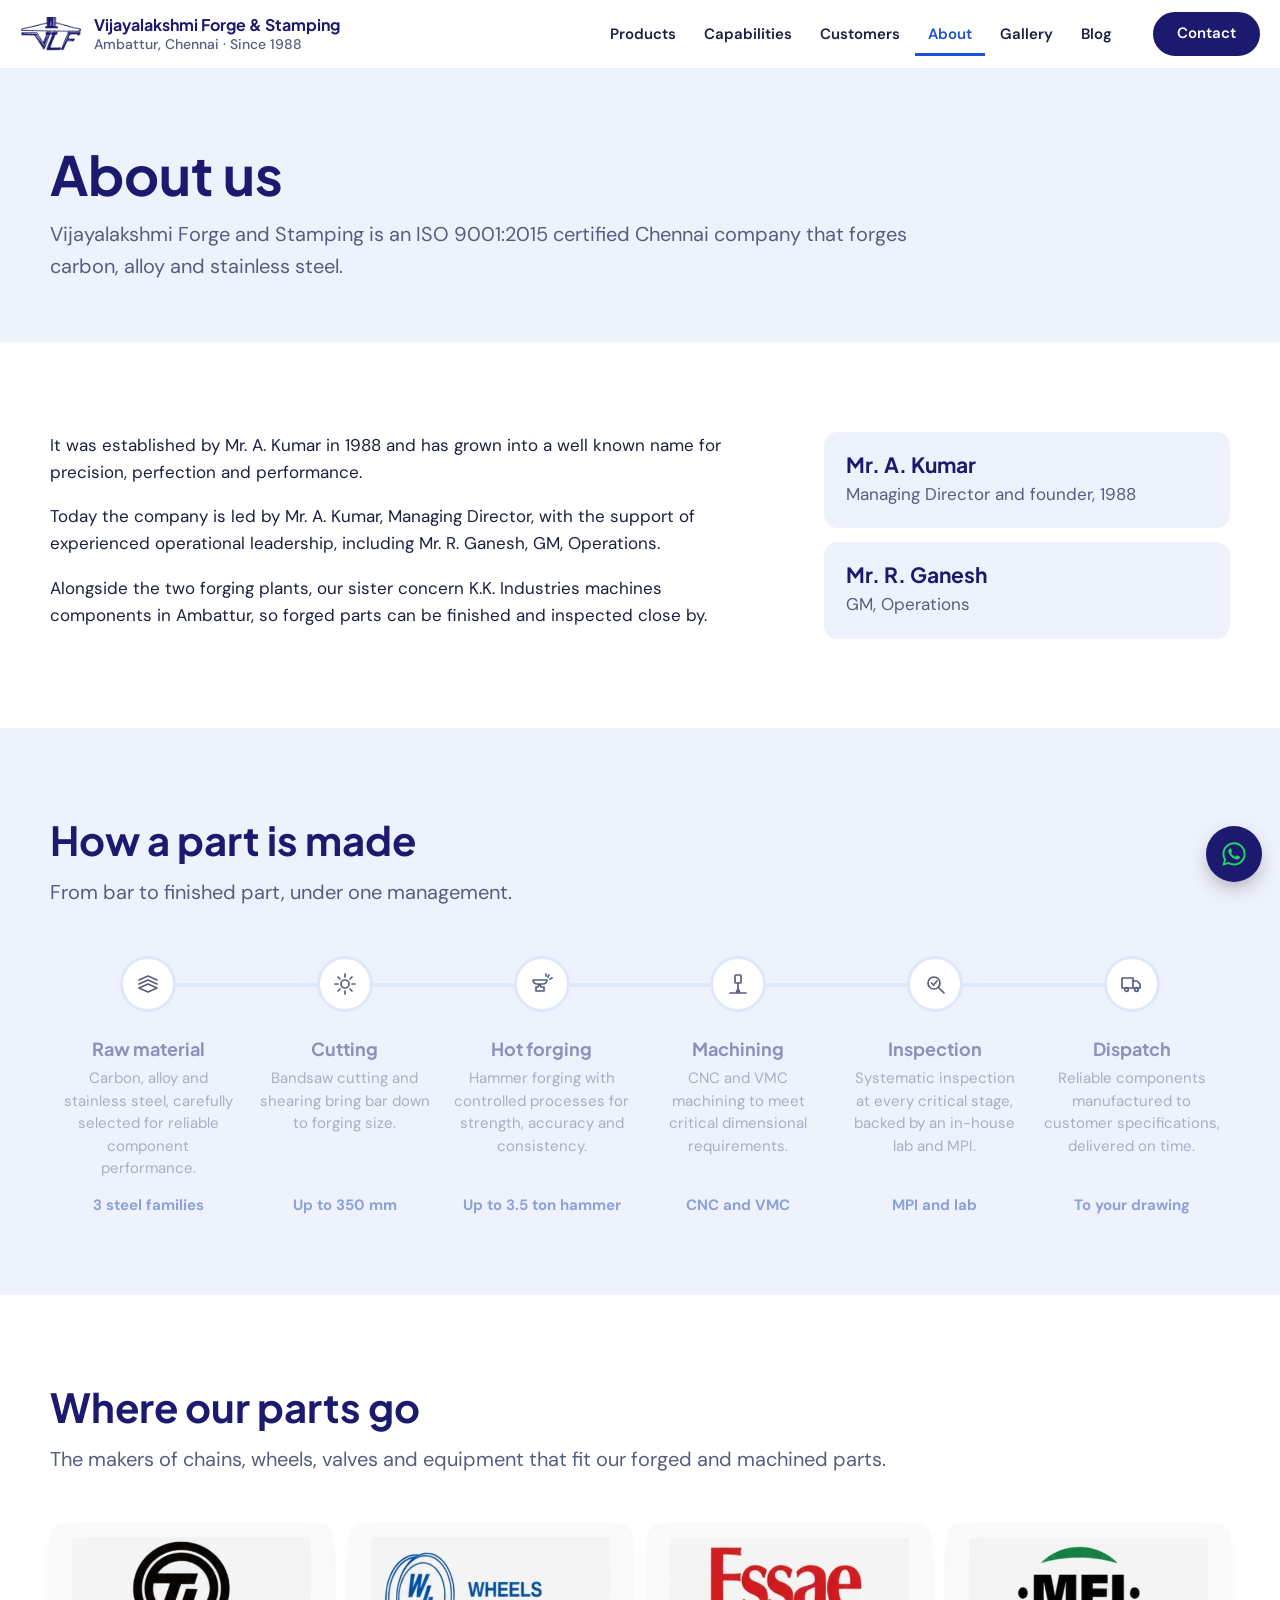
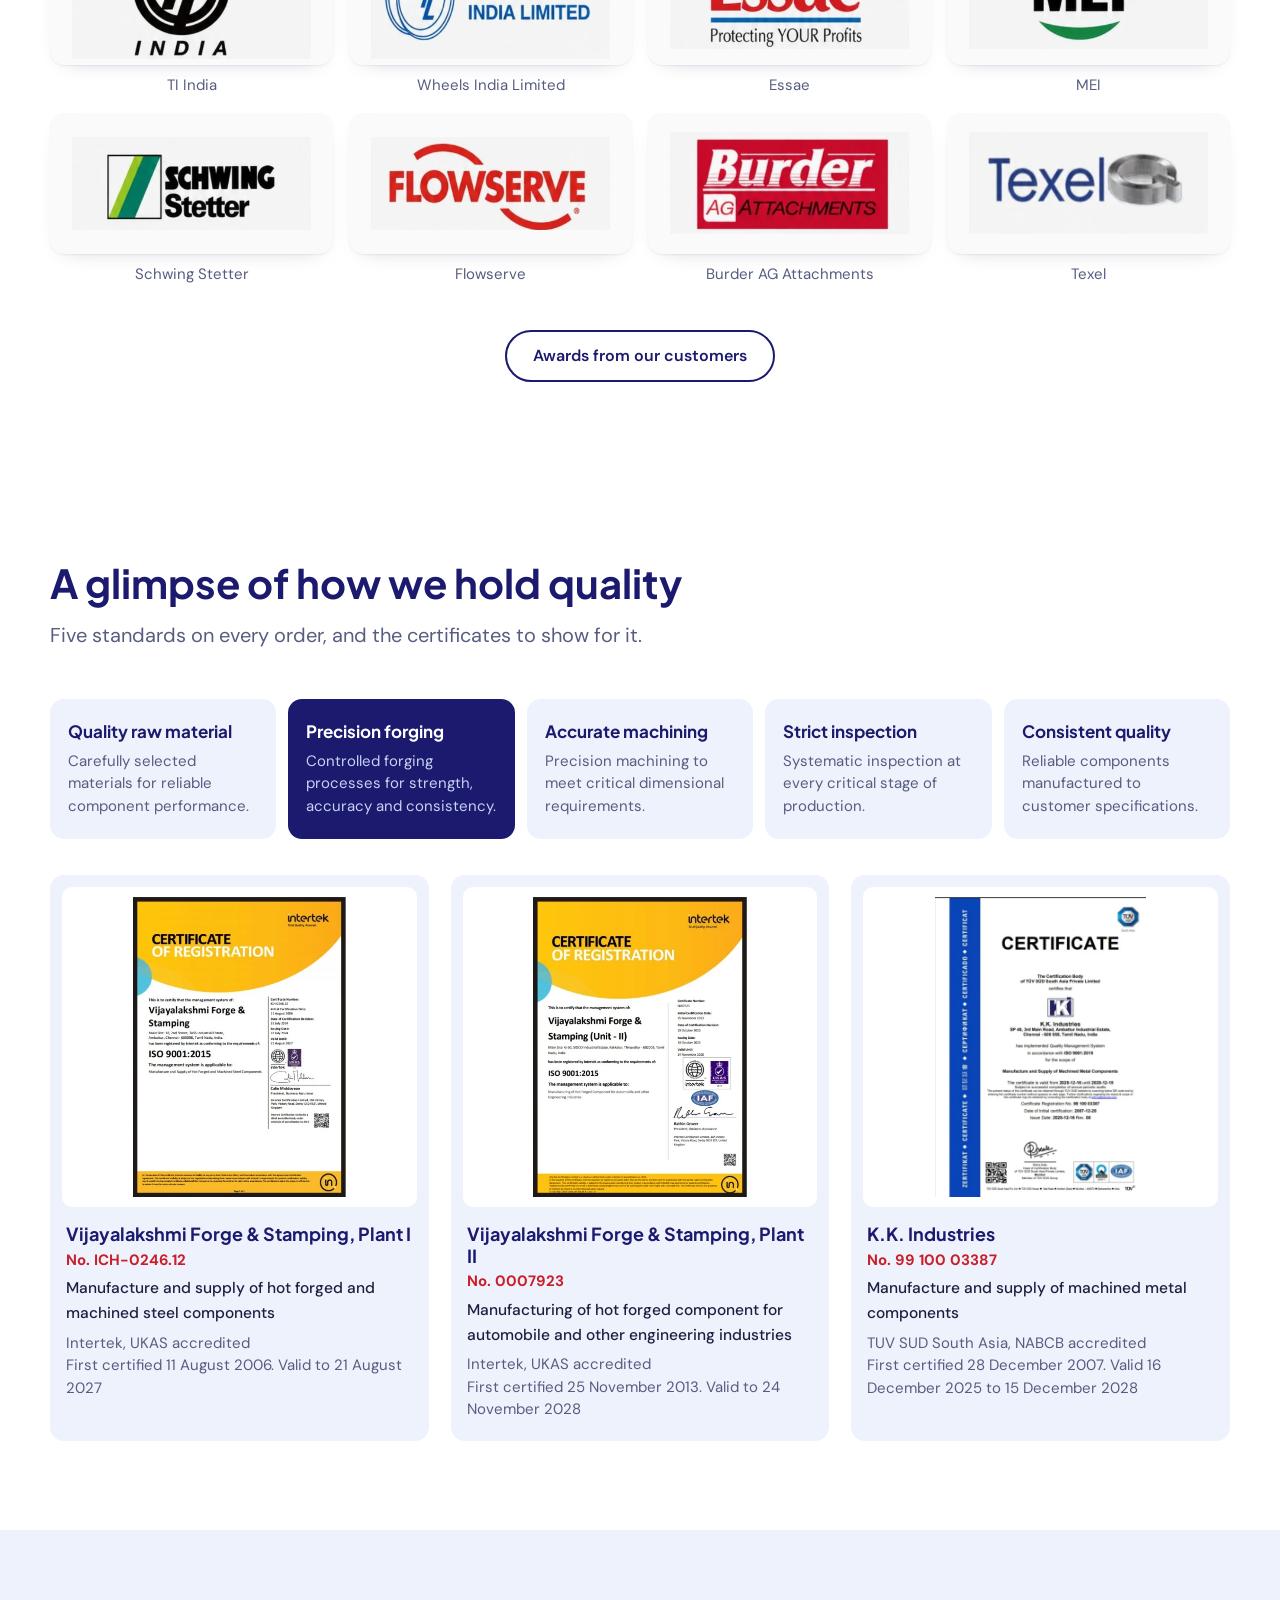
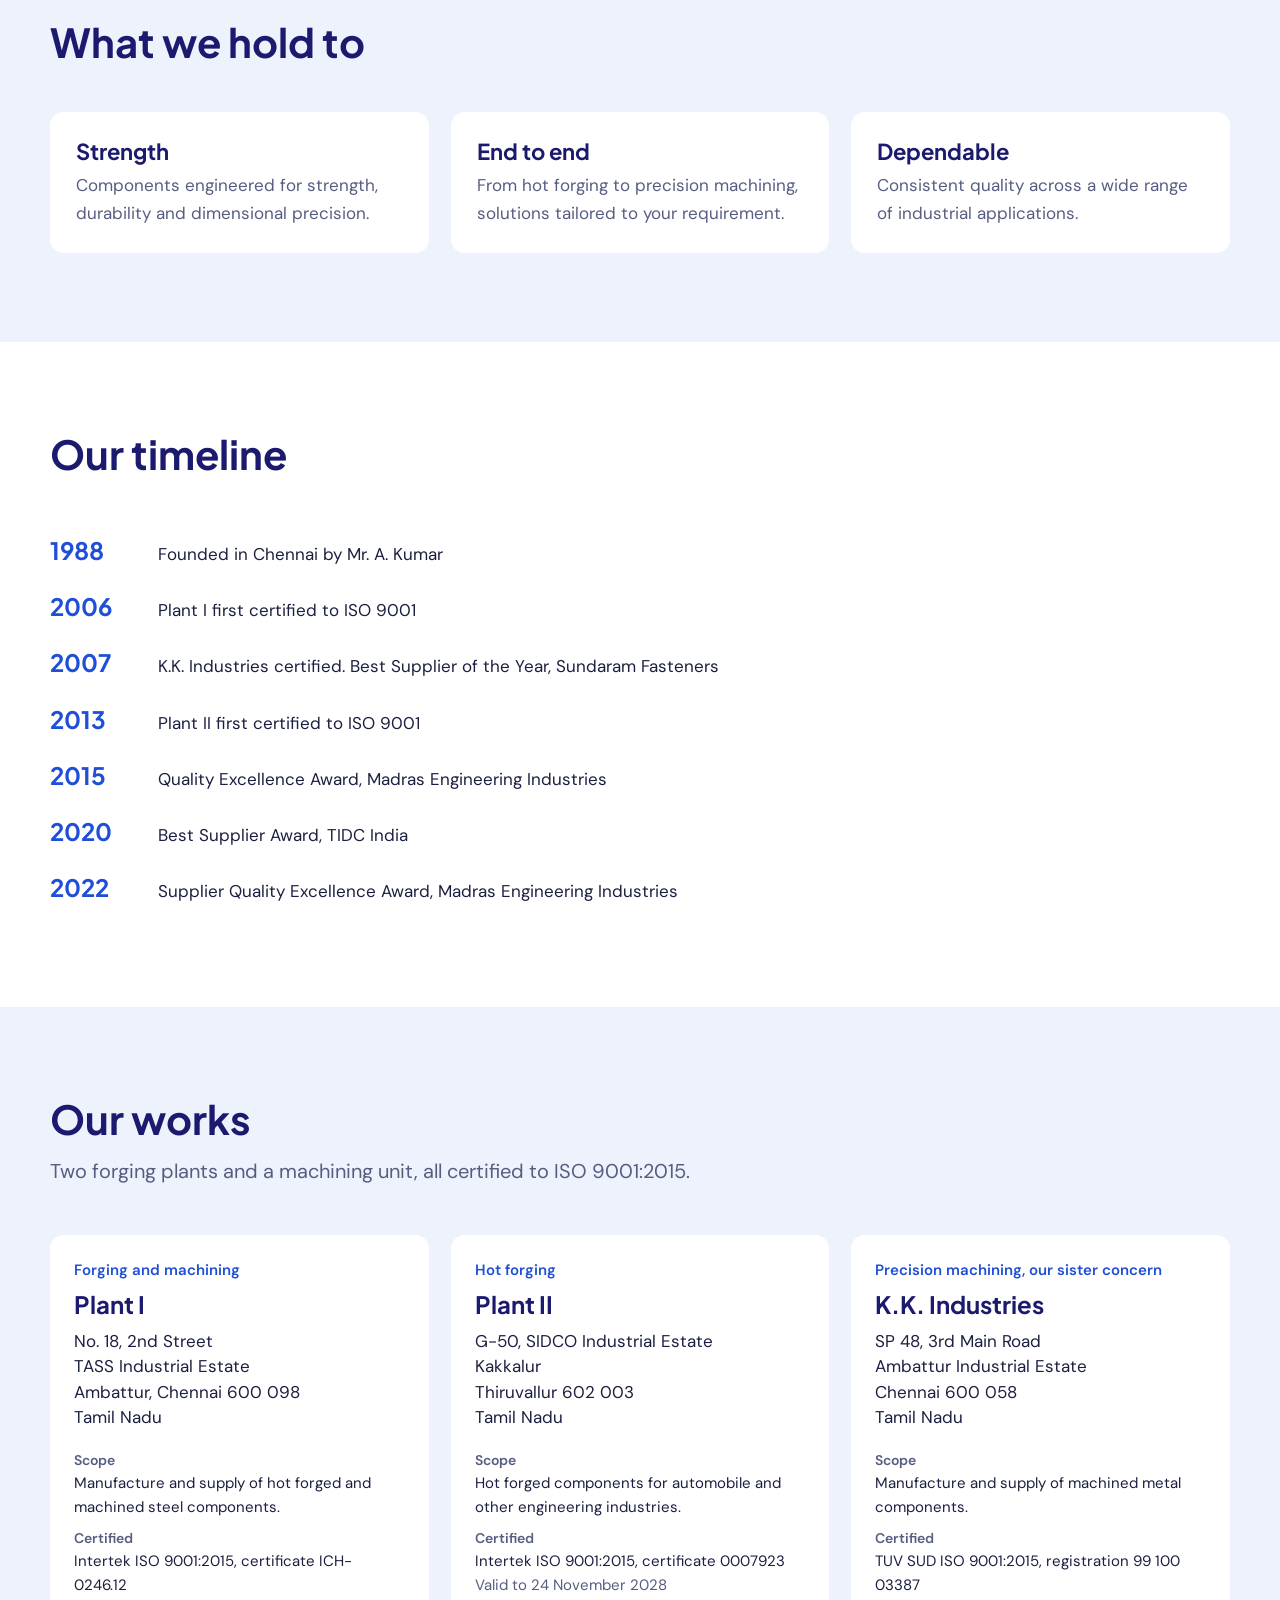
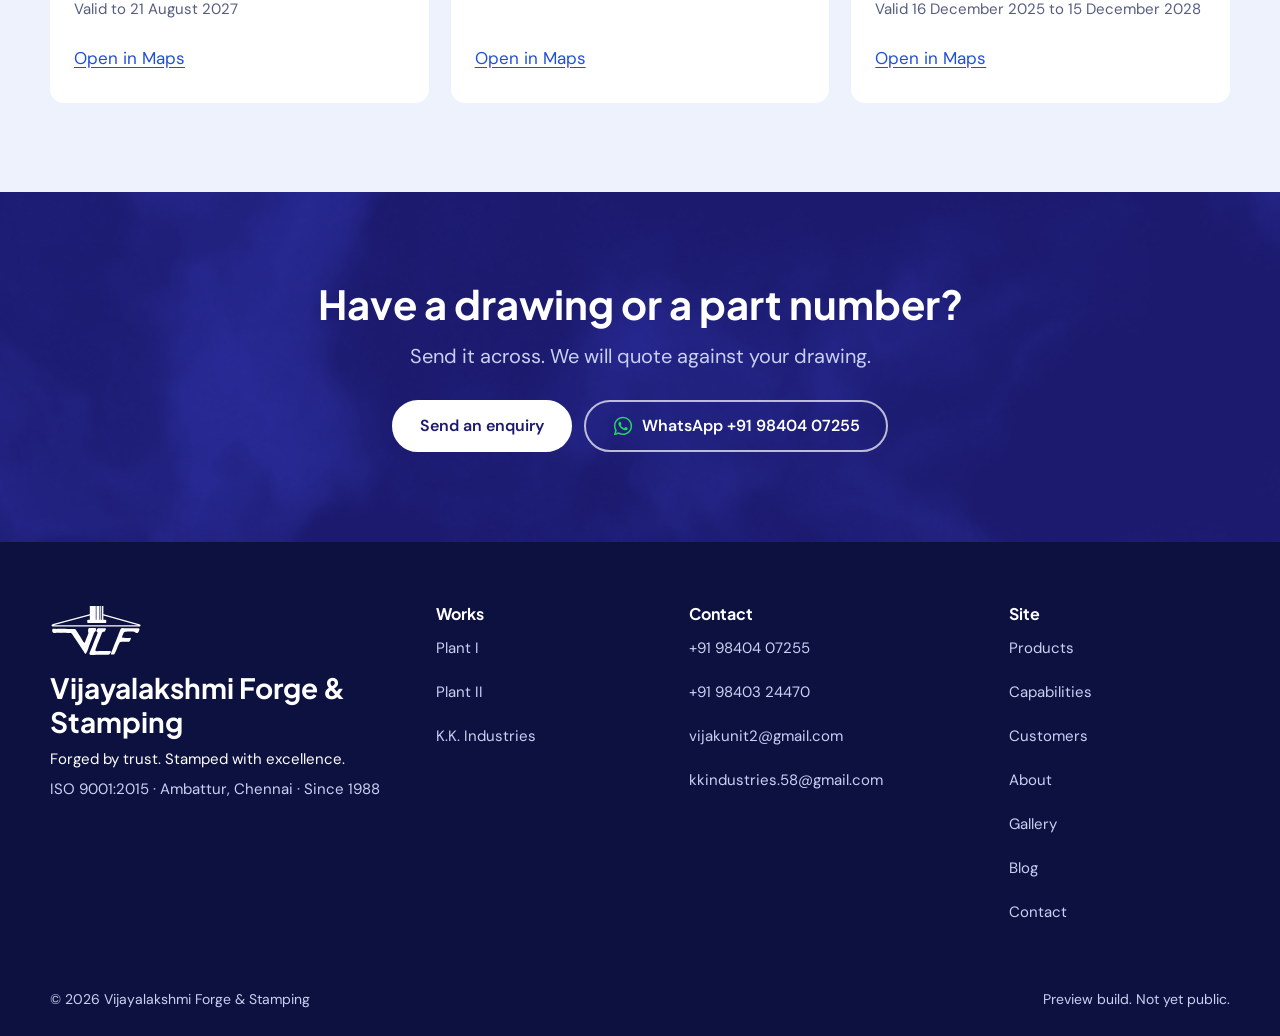
<file: about.html>
<!doctype html>
<html lang="en-IN">
<head>
<meta charset="utf-8">
<meta name="viewport" content="width=device-width, initial-scale=1">
<script>(function(){var d=document.documentElement;d.className+=' js';try{if(matchMedia('(prefers-reduced-motion: reduce)').matches)return;var s=sessionStorage;if(!s.getItem('vlf-seen')){s.setItem('vlf-seen','1');d.className+=' ld'}else if(s.getItem('vlf-pt')){s.removeItem('vlf-pt');d.className+=' pt-in'}}catch(e){}})();</script>
<title>About | Vijayalakshmi Forge &amp; Stamping</title>
<meta name="description" content="A Chennai forging company founded in 1988 by Mr. A. Kumar, with two forging plants and a machining sister concern in Ambattur.">
<meta name="robots" content="noindex, nofollow">
<link rel="canonical" href="https://vijlakforge.com/about">
<meta property="og:site_name" content="Vijayalakshmi Forge &amp; Stamping">
<meta property="og:title" content="About | Vijayalakshmi Forge &amp; Stamping">
<meta property="og:description" content="A Chennai forging company founded in 1988 by Mr. A. Kumar, with two forging plants and a machining sister concern in Ambattur.">
<meta property="og:type" content="website">
<meta property="og:url" content="https://vijlakforge.com/about">
<meta property="og:image" content="https://vijlakforge.com/assets/img/p-chain-02.webp">
<meta property="og:locale" content="en_IN">
<meta name="twitter:card" content="summary_large_image">
<meta name="geo.region" content="IN-TN">
<meta name="geo.placename" content="Ambattur, Chennai">
<meta name="theme-color" content="#1B1A6E">
<link rel="icon" href="favicon.png" type="image/png">
<link rel="apple-touch-icon" href="favicon.png">
<link rel="alternate" type="text/plain" href="llms.txt" title="Site summary for AI assistants">
<link rel="sitemap" type="application/xml" href="sitemap.xml">
<link rel="preconnect" href="https://fonts.googleapis.com">
<link rel="preconnect" href="https://fonts.gstatic.com" crossorigin>
<link rel="stylesheet" href="https://fonts.googleapis.com/css2?family=Plus+Jakarta+Sans:wght@600;700;800&family=DM+Sans:opsz,wght@9..40,400;9..40,500;9..40,600;9..40,700&display=swap">
<link rel="stylesheet" href="styles.css?v=9178198ec607">
<script type="speculationrules">{"prefetch":[{"where":{"and":[{"href_matches":"/*"},{"not":{"selector_matches":"[target=_blank]"}}]},"eagerness":"moderate"}]}</script>
<script type="application/ld+json">{"@context":"https://schema.org","@graph":[{"@type":"Organization","@id":"https://vijlakforge.com/#org","name":"Vijayalakshmi Forge & Stamping","url":"https://vijlakforge.com/"},{"@type":"BreadcrumbList","itemListElement":[{"@type":"ListItem","position":1,"name":"Home","item":"https://vijlakforge.com/"},{"@type":"ListItem","position":2,"name":"About","item":"https://vijlakforge.com/about"}]}]}</script>
</head>
<body>
<div id="ld" aria-hidden="true">
  <div class="ld-bands"><i style="--i:0"></i><i style="--i:1"></i><i style="--i:2"></i><i style="--i:3"></i><i style="--i:4"></i><i style="--i:5"></i></div>
  <div class="ld-in">
    <svg class="ld-svg" viewBox="0 0 1220 660" focusable="false">
      <defs>
        <linearGradient id="ld-heat" gradientUnits="userSpaceOnUse" x1="0" y1="290" x2="0" y2="655">
          <stop offset="0" stop-color="#ff7a1a"/><stop offset=".45" stop-color="#ffc35c"/><stop offset="1" stop-color="#e0441a"/>
        </linearGradient>
      </defs>
      <g class="ld-shake">
        <rect class="ld-billet" x="200" y="278" width="820" height="300" rx="52" fill="url(#ld-heat)"/>
        <g class="ld-hot" fill="url(#ld-heat)"><path d="M571.0 292.1C564.7 292.6 554.1 292.7 547.5 292.4C532.5 291.7 519.1 293.2 514.5 296.0C509.9 298.9 507.4 304.6 505.5 317.5C503.4 330.9 503.9 338.7 507.4 346.0C510.5 352.7 510.6 355.8 507.9 364.6C504.8 374.7 492.0 408.4 483.5 429.0C479.4 438.8 474.5 451.1 472.6 456.2C464.3 479.0 459.8 487.0 455.2 487.0C451.0 487.0 444.6 477.9 416.0 431.0C388.6 386.0 383.4 377.8 364.1 349.0C338.3 310.3 337.7 309.5 331.5 306.5L326.5 304.0L228.0 303.4C173.8 303.0 123.4 302.9 116.0 303.0C94.2 303.5 71.6 303.5 55.5 303.0C37.8 302.5 35.2 303.4 31.2 311.0C29.0 315.1 28.9 316.4 29.3 326.5C30.0 343.2 33.5 350.8 42.0 354.4C47.3 356.6 74.5 357.3 92.0 355.8C103.9 354.7 109.8 354.7 125.0 355.7C138.6 356.7 147.9 356.8 160.2 356.0C170.5 355.4 180.0 355.4 185.2 356.0C189.8 356.5 211.7 356.9 234.0 356.8C279.9 356.6 279.9 356.6 287.2 364.8C291.9 370.0 306.6 391.9 315.8 407.5C319.7 414.1 325.1 422.2 327.9 425.5C333.3 431.9 346.8 451.8 361.4 475.0C366.2 482.7 375.0 495.7 380.9 503.8C394.9 523.1 402.3 534.1 412.7 551.3C417.4 559.1 427.2 574.3 434.4 585.0C441.7 595.7 450.7 609.7 454.4 616.0C462.2 629.2 465.1 632.7 469.1 633.5C475.6 634.9 480.8 628.9 488.6 610.8C491.1 605.1 495.8 594.4 499.0 587.0C502.2 579.6 506.7 567.4 509.0 560.0C517.9 531.1 521.5 520.8 529.7 500.5C534.4 488.9 541.7 470.3 546.0 459.0C550.3 447.7 558.0 427.2 563.2 413.5C568.5 399.7 575.5 380.8 579.0 371.5C586.6 350.7 587.6 349.0 595.1 344.4C602.3 340.0 606.4 334.8 608.9 326.5C614.8 307.6 611.2 296.5 598.0 292.6C592.3 290.9 589.1 290.8 571.0 292.1Z"/><path d="M650.5 295.0C630.0 295.7 628.2 296.9 620.0 315.9C612.8 332.4 613.7 337.6 624.5 343.3C635.7 349.2 635.6 349.8 618.5 391.0C612.6 405.0 603.2 428.0 597.6 442.0C591.9 456.0 584.3 474.5 580.7 483.0C573.4 500.5 557.8 539.2 546.7 567.5C542.6 577.9 536.5 592.9 533.1 600.8C519.4 632.7 519.3 641.1 532.3 647.4C538.5 650.5 536.5 650.4 587.5 649.1C609.5 648.5 657.9 647.8 695.0 647.5C732.1 647.2 766.8 646.5 772.0 645.9C788.7 644.0 791.4 641.8 801.2 622.8C807.9 609.7 808.4 605.9 804.4 601.1C800.3 596.2 796.9 595.7 771.9 596.4C759.6 596.7 725.4 597.4 696.0 597.9C666.6 598.4 640.7 599.1 638.5 599.5C636.3 599.9 628.8 599.7 621.8 599.1C604.8 597.8 601.0 595.7 601.0 587.8C601.0 581.7 611.2 552.2 625.8 516.0C630.8 503.6 636.9 488.3 639.3 482.0C641.8 475.7 648.8 458.3 655.0 443.5C661.2 428.6 670.0 406.7 674.6 394.7C692.7 347.2 694.8 344.3 712.5 342.5C719.9 341.7 723.4 340.4 726.3 337.2C729.3 333.9 742.0 307.1 742.0 304.1C742.0 300.4 738.8 296.4 734.7 295.1C731.5 294.0 679.3 294.0 650.5 295.0Z"/><path d="M950.5 293.9C940.0 296.5 936.4 301.3 929.2 322.1C924.8 334.8 913.3 364.7 904.2 387.5C900.9 395.7 890.7 421.4 881.5 444.5C872.4 467.6 860.4 497.9 854.9 511.8C849.4 525.8 843.1 542.3 840.9 548.6C837.1 559.8 819.0 603.0 814.4 612.2C810.8 619.4 807.0 633.5 807.7 637.1C808.9 643.1 812.1 644.0 832.2 644.0C853.4 644.0 853.8 643.8 859.0 631.2C860.8 627.0 865.8 616.0 870.1 606.8C874.4 597.6 883.4 577.2 889.9 561.3C916.6 496.9 923.9 482.2 931.0 478.5C936.7 475.6 966.7 473.8 1006.5 474.2C1048.8 474.5 1049.6 474.4 1055.2 468.2C1058.7 464.3 1060.9 460.1 1068.5 443.4C1073.8 431.5 1074.0 429.8 1069.9 425.8L1066.8 422.7L1050.7 423.5C1041.8 424.0 1031.8 424.3 1028.5 424.2C1025.2 424.1 1011.7 423.9 998.5 423.7C953.4 423.1 950.7 420.7 961.6 392.2C980.6 342.6 982.8 340.6 1015.5 340.4C1026.5 340.3 1048.3 340.0 1064.0 339.6C1109.3 338.4 1120.2 340.2 1127.0 349.6C1132.0 356.6 1135.0 358.0 1145.1 358.0C1167.7 358.0 1171.7 354.7 1180.7 328.4C1187.1 309.8 1187.3 308.8 1186.0 303.8C1183.6 295.1 1176.7 292.1 1163.6 294.0C1147.9 296.3 1036.7 297.0 1021.2 294.9C1014.4 294.0 1011.0 294.1 1001.2 295.5C989.6 297.1 989.2 297.1 980.6 295.1C971.7 293.0 956.8 292.4 950.5 293.9Z"/></g>
        <g class="ld-cool" fill="#fff"><path d="M571.0 292.1C564.7 292.6 554.1 292.7 547.5 292.4C532.5 291.7 519.1 293.2 514.5 296.0C509.9 298.9 507.4 304.6 505.5 317.5C503.4 330.9 503.9 338.7 507.4 346.0C510.5 352.7 510.6 355.8 507.9 364.6C504.8 374.7 492.0 408.4 483.5 429.0C479.4 438.8 474.5 451.1 472.6 456.2C464.3 479.0 459.8 487.0 455.2 487.0C451.0 487.0 444.6 477.9 416.0 431.0C388.6 386.0 383.4 377.8 364.1 349.0C338.3 310.3 337.7 309.5 331.5 306.5L326.5 304.0L228.0 303.4C173.8 303.0 123.4 302.9 116.0 303.0C94.2 303.5 71.6 303.5 55.5 303.0C37.8 302.5 35.2 303.4 31.2 311.0C29.0 315.1 28.9 316.4 29.3 326.5C30.0 343.2 33.5 350.8 42.0 354.4C47.3 356.6 74.5 357.3 92.0 355.8C103.9 354.7 109.8 354.7 125.0 355.7C138.6 356.7 147.9 356.8 160.2 356.0C170.5 355.4 180.0 355.4 185.2 356.0C189.8 356.5 211.7 356.9 234.0 356.8C279.9 356.6 279.9 356.6 287.2 364.8C291.9 370.0 306.6 391.9 315.8 407.5C319.7 414.1 325.1 422.2 327.9 425.5C333.3 431.9 346.8 451.8 361.4 475.0C366.2 482.7 375.0 495.7 380.9 503.8C394.9 523.1 402.3 534.1 412.7 551.3C417.4 559.1 427.2 574.3 434.4 585.0C441.7 595.7 450.7 609.7 454.4 616.0C462.2 629.2 465.1 632.7 469.1 633.5C475.6 634.9 480.8 628.9 488.6 610.8C491.1 605.1 495.8 594.4 499.0 587.0C502.2 579.6 506.7 567.4 509.0 560.0C517.9 531.1 521.5 520.8 529.7 500.5C534.4 488.9 541.7 470.3 546.0 459.0C550.3 447.7 558.0 427.2 563.2 413.5C568.5 399.7 575.5 380.8 579.0 371.5C586.6 350.7 587.6 349.0 595.1 344.4C602.3 340.0 606.4 334.8 608.9 326.5C614.8 307.6 611.2 296.5 598.0 292.6C592.3 290.9 589.1 290.8 571.0 292.1Z"/><path d="M650.5 295.0C630.0 295.7 628.2 296.9 620.0 315.9C612.8 332.4 613.7 337.6 624.5 343.3C635.7 349.2 635.6 349.8 618.5 391.0C612.6 405.0 603.2 428.0 597.6 442.0C591.9 456.0 584.3 474.5 580.7 483.0C573.4 500.5 557.8 539.2 546.7 567.5C542.6 577.9 536.5 592.9 533.1 600.8C519.4 632.7 519.3 641.1 532.3 647.4C538.5 650.5 536.5 650.4 587.5 649.1C609.5 648.5 657.9 647.8 695.0 647.5C732.1 647.2 766.8 646.5 772.0 645.9C788.7 644.0 791.4 641.8 801.2 622.8C807.9 609.7 808.4 605.9 804.4 601.1C800.3 596.2 796.9 595.7 771.9 596.4C759.6 596.7 725.4 597.4 696.0 597.9C666.6 598.4 640.7 599.1 638.5 599.5C636.3 599.9 628.8 599.7 621.8 599.1C604.8 597.8 601.0 595.7 601.0 587.8C601.0 581.7 611.2 552.2 625.8 516.0C630.8 503.6 636.9 488.3 639.3 482.0C641.8 475.7 648.8 458.3 655.0 443.5C661.2 428.6 670.0 406.7 674.6 394.7C692.7 347.2 694.8 344.3 712.5 342.5C719.9 341.7 723.4 340.4 726.3 337.2C729.3 333.9 742.0 307.1 742.0 304.1C742.0 300.4 738.8 296.4 734.7 295.1C731.5 294.0 679.3 294.0 650.5 295.0Z"/><path d="M950.5 293.9C940.0 296.5 936.4 301.3 929.2 322.1C924.8 334.8 913.3 364.7 904.2 387.5C900.9 395.7 890.7 421.4 881.5 444.5C872.4 467.6 860.4 497.9 854.9 511.8C849.4 525.8 843.1 542.3 840.9 548.6C837.1 559.8 819.0 603.0 814.4 612.2C810.8 619.4 807.0 633.5 807.7 637.1C808.9 643.1 812.1 644.0 832.2 644.0C853.4 644.0 853.8 643.8 859.0 631.2C860.8 627.0 865.8 616.0 870.1 606.8C874.4 597.6 883.4 577.2 889.9 561.3C916.6 496.9 923.9 482.2 931.0 478.5C936.7 475.6 966.7 473.8 1006.5 474.2C1048.8 474.5 1049.6 474.4 1055.2 468.2C1058.7 464.3 1060.9 460.1 1068.5 443.4C1073.8 431.5 1074.0 429.8 1069.9 425.8L1066.8 422.7L1050.7 423.5C1041.8 424.0 1031.8 424.3 1028.5 424.2C1025.2 424.1 1011.7 423.9 998.5 423.7C953.4 423.1 950.7 420.7 961.6 392.2C980.6 342.6 982.8 340.6 1015.5 340.4C1026.5 340.3 1048.3 340.0 1064.0 339.6C1109.3 338.4 1120.2 340.2 1127.0 349.6C1132.0 356.6 1135.0 358.0 1145.1 358.0C1167.7 358.0 1171.7 354.7 1180.7 328.4C1187.1 309.8 1187.3 308.8 1186.0 303.8C1183.6 295.1 1176.7 292.1 1163.6 294.0C1147.9 296.3 1036.7 297.0 1021.2 294.9C1014.4 294.0 1011.0 294.1 1001.2 295.5C989.6 297.1 989.2 297.1 980.6 295.1C971.7 293.0 956.8 292.4 950.5 293.9Z"/></g>
        <g class="ld-sparks"><rect class="ld-spark" x="288" y="282" width="27" height="8" rx="4" fill="#ffffff" style="--dx:-310px;--dy:-114px;--r:-11deg;--t:0.72s;--j:0.023s"/><rect class="ld-spark" x="355" y="282" width="29" height="8" rx="4" fill="#ffd27a" style="--dx:-185px;--dy:-147px;--r:78deg;--t:0.72s;--j:0.016s"/><rect class="ld-spark" x="876" y="282" width="16" height="8" rx="4" fill="#ffd27a" style="--dx:217px;--dy:-129px;--r:176deg;--t:0.72s;--j:0.023s"/><rect class="ld-spark" x="361" y="282" width="26" height="8" rx="4" fill="#ffffff" style="--dx:-233px;--dy:-105px;--r:21deg;--t:0.72s;--j:0.021s"/><rect class="ld-spark" x="766" y="282" width="25" height="8" rx="4" fill="#ffd27a" style="--dx:340px;--dy:-282px;--r:-126deg;--t:0.72s;--j:0.060s"/><rect class="ld-spark" x="927" y="282" width="32" height="8" rx="4" fill="#ffffff" style="--dx:85px;--dy:-230px;--r:3deg;--t:0.72s;--j:0.055s"/><rect class="ld-spark" x="337" y="282" width="37" height="8" rx="4" fill="#ffffff" style="--dx:-113px;--dy:-175px;--r:36deg;--t:0.72s;--j:0.002s"/><rect class="ld-spark" x="384" y="282" width="28" height="8" rx="4" fill="#ff6a1a" style="--dx:-322px;--dy:-93px;--r:-165deg;--t:0.72s;--j:0.040s"/><rect class="ld-spark" x="265" y="282" width="32" height="8" rx="4" fill="#ffffff" style="--dx:-85px;--dy:-143px;--r:-183deg;--t:0.72s;--j:0.042s"/><rect class="ld-spark" x="1035" y="282" width="27" height="8" rx="4" fill="#ffd27a" style="--dx:241px;--dy:-93px;--r:108deg;--t:0.72s;--j:0.032s"/><rect class="ld-spark" x="927" y="282" width="29" height="8" rx="4" fill="#ffffff" style="--dx:135px;--dy:-288px;--r:164deg;--t:0.72s;--j:0.040s"/><rect class="ld-spark" x="706" y="282" width="37" height="8" rx="4" fill="#ff9a2e" style="--dx:284px;--dy:-264px;--r:7deg;--t:0.72s;--j:0.034s"/><rect class="ld-spark" x="545" y="282" width="20" height="8" rx="4" fill="#ffffff" style="--dx:-48px;--dy:-192px;--r:-6deg;--t:0.72s;--j:0.021s"/><rect class="ld-spark" x="475" y="282" width="26" height="8" rx="4" fill="#ffd27a" style="--dx:-222px;--dy:-203px;--r:122deg;--t:0.72s;--j:0.038s"/><rect class="ld-spark" x="655" y="282" width="35" height="8" rx="4" fill="#ff6a1a" style="--dx:85px;--dy:-188px;--r:-187deg;--t:0.72s;--j:0.057s"/><rect class="ld-spark" x="232" y="282" width="22" height="8" rx="4" fill="#ff6a1a" style="--dx:-342px;--dy:-239px;--r:-156deg;--t:0.72s;--j:0.037s"/><rect class="ld-spark" x="1011" y="282" width="34" height="8" rx="4" fill="#ff6a1a" style="--dx:328px;--dy:-71px;--r:-99deg;--t:1.16s;--j:0.013s"/><rect class="ld-spark" x="201" y="282" width="34" height="8" rx="4" fill="#ff6a1a" style="--dx:-238px;--dy:-210px;--r:18deg;--t:1.16s;--j:0.027s"/><rect class="ld-spark" x="406" y="282" width="23" height="8" rx="4" fill="#ffffff" style="--dx:-109px;--dy:-166px;--r:-31deg;--t:1.16s;--j:0.053s"/><rect class="ld-spark" x="315" y="282" width="20" height="8" rx="4" fill="#ff6a1a" style="--dx:-138px;--dy:-94px;--r:199deg;--t:1.16s;--j:0.040s"/><rect class="ld-spark" x="330" y="282" width="36" height="8" rx="4" fill="#ff6a1a" style="--dx:-322px;--dy:-234px;--r:116deg;--t:1.16s;--j:0.021s"/><rect class="ld-spark" x="1033" y="282" width="32" height="8" rx="4" fill="#ffffff" style="--dx:341px;--dy:-239px;--r:62deg;--t:1.16s;--j:0.015s"/><rect class="ld-spark" x="416" y="282" width="31" height="8" rx="4" fill="#ffffff" style="--dx:-218px;--dy:-249px;--r:160deg;--t:1.16s;--j:0.028s"/><rect class="ld-spark" x="670" y="282" width="21" height="8" rx="4" fill="#ff6a1a" style="--dx:372px;--dy:-172px;--r:126deg;--t:1.16s;--j:0.050s"/><rect class="ld-spark" x="941" y="282" width="23" height="8" rx="4" fill="#ffffff" style="--dx:279px;--dy:-170px;--r:-75deg;--t:1.16s;--j:0.012s"/><rect class="ld-spark" x="620" y="282" width="34" height="8" rx="4" fill="#ffd27a" style="--dx:369px;--dy:-69px;--r:163deg;--t:1.16s;--j:0.011s"/><rect class="ld-spark" x="825" y="282" width="21" height="8" rx="4" fill="#ffd27a" style="--dx:91px;--dy:-118px;--r:102deg;--t:1.16s;--j:0.008s"/><rect class="ld-spark" x="404" y="282" width="36" height="8" rx="4" fill="#ffd27a" style="--dx:-288px;--dy:-65px;--r:-177deg;--t:1.16s;--j:0.022s"/><rect class="ld-spark" x="390" y="282" width="17" height="8" rx="4" fill="#ffd27a" style="--dx:-98px;--dy:-67px;--r:-51deg;--t:1.16s;--j:0.008s"/><rect class="ld-spark" x="379" y="282" width="30" height="8" rx="4" fill="#ffd27a" style="--dx:-245px;--dy:-201px;--r:42deg;--t:1.48s;--j:0.055s"/><rect class="ld-spark" x="583" y="282" width="28" height="8" rx="4" fill="#ffffff" style="--dx:-261px;--dy:-229px;--r:-41deg;--t:1.48s;--j:0.052s"/><rect class="ld-spark" x="374" y="282" width="16" height="8" rx="4" fill="#ffd27a" style="--dx:-74px;--dy:-147px;--r:-136deg;--t:1.48s;--j:0.057s"/><rect class="ld-spark" x="208" y="282" width="29" height="8" rx="4" fill="#ffffff" style="--dx:-284px;--dy:-117px;--r:86deg;--t:1.48s;--j:0.055s"/><rect class="ld-spark" x="518" y="282" width="35" height="8" rx="4" fill="#ffd27a" style="--dx:-321px;--dy:-284px;--r:-186deg;--t:1.48s;--j:0.030s"/><rect class="ld-spark" x="397" y="282" width="25" height="8" rx="4" fill="#ffffff" style="--dx:-253px;--dy:-264px;--r:30deg;--t:1.48s;--j:0.032s"/><rect class="ld-spark" x="529" y="282" width="17" height="8" rx="4" fill="#ff6a1a" style="--dx:-147px;--dy:-279px;--r:196deg;--t:1.48s;--j:0.040s"/><rect class="ld-spark" x="314" y="282" width="29" height="8" rx="4" fill="#ff9a2e" style="--dx:-298px;--dy:-276px;--r:53deg;--t:1.48s;--j:0.059s"/><rect class="ld-spark" x="405" y="282" width="27" height="8" rx="4" fill="#ff6a1a" style="--dx:-101px;--dy:-210px;--r:120deg;--t:1.48s;--j:0.025s"/></g>
        <g class="ld-hammer" fill="#fff" color="#fff"><g class="ld-ram"><rect x="528" y="0" width="79" height="186"/><rect x="616" y="0" width="40" height="186"/><rect x="666" y="0" width="14" height="186"/><rect x="690" y="0" width="18" height="186"/><rect x="494" y="182" width="252" height="42" rx="9"/><path d="M526 117 L44 248 Q20 256 34 265 L1186 265 Q1202 257 1182 249 L710 117" fill="none" stroke="currentColor" stroke-width="17" stroke-linejoin="round" stroke-linecap="round"/></g></g>
      </g>
    </svg>
    <p class="ld-name"><span class="ld-w"><span style="--i:0">V</span><span style="--i:1">i</span><span style="--i:2">j</span><span style="--i:3">a</span><span style="--i:4">y</span><span style="--i:5">a</span><span style="--i:6">l</span><span style="--i:7">a</span><span style="--i:8">k</span><span style="--i:9">s</span><span style="--i:10">h</span><span style="--i:11">m</span><span style="--i:12">i</span></span> <span class="ld-w"><span style="--i:14">F</span><span style="--i:15">o</span><span style="--i:16">r</span><span style="--i:17">g</span><span style="--i:18">e</span></span> <span class="ld-w"><span style="--i:20">&amp;</span></span> <span class="ld-w"><span style="--i:22">S</span><span style="--i:23">t</span><span style="--i:24">a</span><span style="--i:25">m</span><span style="--i:26">p</span><span style="--i:27">i</span><span style="--i:28">n</span><span style="--i:29">g</span></span></p>
    <p class="ld-line">Forging since 1988 · Ambattur, Chennai</p>
  </div>
</div>
<div id="pt" aria-hidden="true"><div class="ld-bands"><i style="--i:0"></i><i style="--i:1"></i><i style="--i:2"></i><i style="--i:3"></i><i style="--i:4"></i><i style="--i:5"></i></div><svg class="pt-mark" viewBox="0 0 1220 660" aria-hidden="true" focusable="false" fill="currentColor"><g class=""><rect x="528" y="0" width="79" height="186"/><rect x="616" y="0" width="40" height="186"/><rect x="666" y="0" width="14" height="186"/><rect x="690" y="0" width="18" height="186"/><rect x="494" y="182" width="252" height="42" rx="9"/><path d="M526 117 L44 248 Q20 256 34 265 L1186 265 Q1202 257 1182 249 L710 117" fill="none" stroke="currentColor" stroke-width="17" stroke-linejoin="round" stroke-linecap="round"/></g><path class="" d="M571.0 292.1C564.7 292.6 554.1 292.7 547.5 292.4C532.5 291.7 519.1 293.2 514.5 296.0C509.9 298.9 507.4 304.6 505.5 317.5C503.4 330.9 503.9 338.7 507.4 346.0C510.5 352.7 510.6 355.8 507.9 364.6C504.8 374.7 492.0 408.4 483.5 429.0C479.4 438.8 474.5 451.1 472.6 456.2C464.3 479.0 459.8 487.0 455.2 487.0C451.0 487.0 444.6 477.9 416.0 431.0C388.6 386.0 383.4 377.8 364.1 349.0C338.3 310.3 337.7 309.5 331.5 306.5L326.5 304.0L228.0 303.4C173.8 303.0 123.4 302.9 116.0 303.0C94.2 303.5 71.6 303.5 55.5 303.0C37.8 302.5 35.2 303.4 31.2 311.0C29.0 315.1 28.9 316.4 29.3 326.5C30.0 343.2 33.5 350.8 42.0 354.4C47.3 356.6 74.5 357.3 92.0 355.8C103.9 354.7 109.8 354.7 125.0 355.7C138.6 356.7 147.9 356.8 160.2 356.0C170.5 355.4 180.0 355.4 185.2 356.0C189.8 356.5 211.7 356.9 234.0 356.8C279.9 356.6 279.9 356.6 287.2 364.8C291.9 370.0 306.6 391.9 315.8 407.5C319.7 414.1 325.1 422.2 327.9 425.5C333.3 431.9 346.8 451.8 361.4 475.0C366.2 482.7 375.0 495.7 380.9 503.8C394.9 523.1 402.3 534.1 412.7 551.3C417.4 559.1 427.2 574.3 434.4 585.0C441.7 595.7 450.7 609.7 454.4 616.0C462.2 629.2 465.1 632.7 469.1 633.5C475.6 634.9 480.8 628.9 488.6 610.8C491.1 605.1 495.8 594.4 499.0 587.0C502.2 579.6 506.7 567.4 509.0 560.0C517.9 531.1 521.5 520.8 529.7 500.5C534.4 488.9 541.7 470.3 546.0 459.0C550.3 447.7 558.0 427.2 563.2 413.5C568.5 399.7 575.5 380.8 579.0 371.5C586.6 350.7 587.6 349.0 595.1 344.4C602.3 340.0 606.4 334.8 608.9 326.5C614.8 307.6 611.2 296.5 598.0 292.6C592.3 290.9 589.1 290.8 571.0 292.1Z"/><path class="" d="M650.5 295.0C630.0 295.7 628.2 296.9 620.0 315.9C612.8 332.4 613.7 337.6 624.5 343.3C635.7 349.2 635.6 349.8 618.5 391.0C612.6 405.0 603.2 428.0 597.6 442.0C591.9 456.0 584.3 474.5 580.7 483.0C573.4 500.5 557.8 539.2 546.7 567.5C542.6 577.9 536.5 592.9 533.1 600.8C519.4 632.7 519.3 641.1 532.3 647.4C538.5 650.5 536.5 650.4 587.5 649.1C609.5 648.5 657.9 647.8 695.0 647.5C732.1 647.2 766.8 646.5 772.0 645.9C788.7 644.0 791.4 641.8 801.2 622.8C807.9 609.7 808.4 605.9 804.4 601.1C800.3 596.2 796.9 595.7 771.9 596.4C759.6 596.7 725.4 597.4 696.0 597.9C666.6 598.4 640.7 599.1 638.5 599.5C636.3 599.9 628.8 599.7 621.8 599.1C604.8 597.8 601.0 595.7 601.0 587.8C601.0 581.7 611.2 552.2 625.8 516.0C630.8 503.6 636.9 488.3 639.3 482.0C641.8 475.7 648.8 458.3 655.0 443.5C661.2 428.6 670.0 406.7 674.6 394.7C692.7 347.2 694.8 344.3 712.5 342.5C719.9 341.7 723.4 340.4 726.3 337.2C729.3 333.9 742.0 307.1 742.0 304.1C742.0 300.4 738.8 296.4 734.7 295.1C731.5 294.0 679.3 294.0 650.5 295.0Z"/><path class="" d="M950.5 293.9C940.0 296.5 936.4 301.3 929.2 322.1C924.8 334.8 913.3 364.7 904.2 387.5C900.9 395.7 890.7 421.4 881.5 444.5C872.4 467.6 860.4 497.9 854.9 511.8C849.4 525.8 843.1 542.3 840.9 548.6C837.1 559.8 819.0 603.0 814.4 612.2C810.8 619.4 807.0 633.5 807.7 637.1C808.9 643.1 812.1 644.0 832.2 644.0C853.4 644.0 853.8 643.8 859.0 631.2C860.8 627.0 865.8 616.0 870.1 606.8C874.4 597.6 883.4 577.2 889.9 561.3C916.6 496.9 923.9 482.2 931.0 478.5C936.7 475.6 966.7 473.8 1006.5 474.2C1048.8 474.5 1049.6 474.4 1055.2 468.2C1058.7 464.3 1060.9 460.1 1068.5 443.4C1073.8 431.5 1074.0 429.8 1069.9 425.8L1066.8 422.7L1050.7 423.5C1041.8 424.0 1031.8 424.3 1028.5 424.2C1025.2 424.1 1011.7 423.9 998.5 423.7C953.4 423.1 950.7 420.7 961.6 392.2C980.6 342.6 982.8 340.6 1015.5 340.4C1026.5 340.3 1048.3 340.0 1064.0 339.6C1109.3 338.4 1120.2 340.2 1127.0 349.6C1132.0 356.6 1135.0 358.0 1145.1 358.0C1167.7 358.0 1171.7 354.7 1180.7 328.4C1187.1 309.8 1187.3 308.8 1186.0 303.8C1183.6 295.1 1176.7 292.1 1163.6 294.0C1147.9 296.3 1036.7 297.0 1021.2 294.9C1014.4 294.0 1011.0 294.1 1001.2 295.5C989.6 297.1 989.2 297.1 980.6 295.1C971.7 293.0 956.8 292.4 950.5 293.9Z"/></svg></div>
<a class="skip" href="#main">Skip to content</a>
<header class="hdr" data-header>
  <div class="hdr__in">
    <a class="brand" href="./">
      <img src="assets/img/mark-vlf.png" alt="" class="brand__mark" width="305" height="167">
      <span class="brand__txt">
        <span class="brand__name">Vijayalakshmi Forge & Stamping</span>
        <span class="brand__sub">Ambattur, Chennai · Since 1988</span>
      </span>
    </a>
    <nav class="nav" aria-label="Primary" style="--cnt:6">
        <a href="products" style="--n:0">Products</a>
        <a href="capabilities" style="--n:1">Capabilities</a>
        <a href="customers" style="--n:2">Customers</a>
        <a href="about" style="--n:3" aria-current="page">About</a>
        <a href="gallery" style="--n:4">Gallery</a>
        <a href="blog" style="--n:5">Blog</a>
    </nav>
    <div class="hdr__act">
      <a class="btn btn--sm" href="contact">Contact</a>
      <button class="burger" type="button" aria-label="Open menu"
              aria-expanded="false" aria-controls="drawer" data-burger>
        <svg viewBox="0 0 24 24" width="24" height="24" aria-hidden="true"
             fill="none" stroke="currentColor" stroke-width="2" stroke-linecap="round">
          <path d="M3 6h18M3 12h18M3 18h18"/>
        </svg>
      </button>
    </div>
  </div>
</header>
<div class="drawer" id="drawer" data-drawer hidden>
  <button class="drawer__x" type="button" aria-label="Close menu" data-drawer-close>
    <svg viewBox="0 0 24 24" width="26" height="26" fill="none"
         stroke="currentColor" stroke-width="2" stroke-linecap="round">
      <path d="M5 5l14 14M19 5L5 19"/>
    </svg>
  </button>
  <nav class="drawer__nav" aria-label="Mobile">
        <a href="products" style="--n:0">Products</a>
        <a href="capabilities" style="--n:1">Capabilities</a>
        <a href="customers" style="--n:2">Customers</a>
        <a href="about" style="--n:3" aria-current="page">About</a>
        <a href="gallery" style="--n:4">Gallery</a>
        <a href="blog" style="--n:5">Blog</a>
  </nav>
  <a class="btn btn--block" href="contact">Contact</a>
  <div class="drawer__meta">
    <a href="tel:+919840407255">+91 98404 07255</a>
    <a href="mailto:vijakunit2@gmail.com,kkindustries.58@gmail.com?subject=Enquiry%20from%20the%20website">vijakunit2@gmail.com</a>
  </div>
</div>
<main id="main">

<section class="subhero">
  <div class="wrap subhero__in">
    <h1 class="h1">About us</h1>
    <p class="lede">Vijayalakshmi Forge and Stamping is an ISO 9001:2015 certified Chennai company that forges carbon, alloy and stainless steel.</p>
  </div>
</section>
<section class="sec">
  <div class="wrap about">
    <div class="prose" data-reveal><p>It was established by Mr. A. Kumar in 1988 and has grown into a well known name for precision, perfection and performance.</p><p>Today the company is led by Mr. A. Kumar, Managing Director, with the support of experienced operational leadership, including Mr. R. Ganesh, GM, Operations.</p><p>Alongside the two forging plants, our sister concern K.K. Industries machines components in Ambattur, so forged parts can be finished and inspected close by.</p></div>
    <div class="people" data-reveal><div class="person"><p class="person__name">Mr. A. Kumar</p><p class="person__role">Managing Director and founder, 1988</p></div><div class="person"><p class="person__name">Mr. R. Ganesh</p><p class="person__role">GM, Operations</p></div></div>
  </div>
</section>
<section class="sec sec--alt">
  <div class="wrap">
    <div class="sec__head" data-reveal>
  <h2 class="h2">How a part is made</h2>
  <p class="lede">From bar to finished part, under one management.</p>
</div>
    <ol class="route" data-route><li class="rstep">
  <span class="rstep__node"><svg viewBox="0 0 24 24" width="24" height="24" fill="none" stroke="currentColor" stroke-width="1.7" stroke-linecap="round" stroke-linejoin="round" aria-hidden="true"><path d="M3 16l9-4 9 4-9 4-9-4z"/><path d="M3 12l9-4 9 4"/><path d="M3 8l9-4 9 4"/></svg></span>
  <span class="rstep__body"><b>Raw material</b><span>Carbon, alloy and stainless steel, carefully selected for reliable component performance.</span><em>3 steel families</em></span>
</li><li class="rstep">
  <span class="rstep__node"><svg viewBox="0 0 24 24" width="24" height="24" fill="none" stroke="currentColor" stroke-width="1.7" stroke-linecap="round" stroke-linejoin="round" aria-hidden="true"><circle cx="12" cy="12" r="4"/><path d="M12 2v3M12 19v3M2 12h3M19 12h3M5 5l2 2M17 17l2 2M19 5l-2 2M7 17l-2 2"/></svg></span>
  <span class="rstep__body"><b>Cutting</b><span>Bandsaw cutting and shearing bring bar down to forging size.</span><em>Up to 350 mm</em></span>
</li><li class="rstep rstep--hot">
  <span class="rstep__node"><svg viewBox="0 0 24 24" width="24" height="24" fill="none" stroke="currentColor" stroke-width="1.7" stroke-linecap="round" stroke-linejoin="round" aria-hidden="true"><path d="M3 8h14a4 4 0 0 1-4 4h-3l1 3h3v4H6v-4h2l1-3H7a4 4 0 0 1-4-4z"/><path d="M19 3l-1 2M22 6l-2 1M16 2l0 2"/></svg></span>
  <span class="rstep__body"><b>Hot forging</b><span>Hammer forging with controlled processes for strength, accuracy and consistency.</span><em>Up to 3.5 ton hammer</em></span>
</li><li class="rstep">
  <span class="rstep__node"><svg viewBox="0 0 24 24" width="24" height="24" fill="none" stroke="currentColor" stroke-width="1.7" stroke-linecap="round" stroke-linejoin="round" aria-hidden="true"><rect x="9" y="3" width="6" height="8" rx="1"/><path d="M12 11v6l-1.5 3h3L12 17"/><path d="M4 21h16"/></svg></span>
  <span class="rstep__body"><b>Machining</b><span>CNC and VMC machining to meet critical dimensional requirements.</span><em>CNC and VMC</em></span>
</li><li class="rstep">
  <span class="rstep__node"><svg viewBox="0 0 24 24" width="24" height="24" fill="none" stroke="currentColor" stroke-width="1.7" stroke-linecap="round" stroke-linejoin="round" aria-hidden="true"><circle cx="11" cy="11" r="6"/><path d="M21 21l-5-5M8.5 11l2 2 3.5-4"/></svg></span>
  <span class="rstep__body"><b>Inspection</b><span>Systematic inspection at every critical stage, backed by an in-house lab and MPI.</span><em>MPI and lab</em></span>
</li><li class="rstep">
  <span class="rstep__node"><svg viewBox="0 0 24 24" width="24" height="24" fill="none" stroke="currentColor" stroke-width="1.7" stroke-linecap="round" stroke-linejoin="round" aria-hidden="true"><path d="M2 6h11v10H2zM13 9h4l3 3v4h-7"/><circle cx="6.5" cy="17.5" r="1.8"/><circle cx="16.5" cy="17.5" r="1.8"/></svg></span>
  <span class="rstep__body"><b>Dispatch</b><span>Reliable components manufactured to customer specifications, delivered on time.</span><em>To your drawing</em></span>
</li></ol>
  </div>
</section>
<section class="sec">
  <div class="wrap">
    <div class="sec__head" data-reveal>
  <h2 class="h2">Where our parts go</h2>
  <p class="lede">The makers of chains, wheels, valves and equipment that fit our forged and machined parts.</p>
</div>
    <ul class="custs"><li class="cust" data-reveal style="--i:0"><span class="cust__plate"><img src="assets/img/cu-ti.webp" alt="TI India logo" width="404" height="207" loading="lazy" decoding="async" sizes="200px"></span><span class="cust__name">TI India</span></li><li class="cust" data-reveal style="--i:1"><span class="cust__plate"><img src="assets/img/cu-wheels.webp" alt="Wheels India Limited logo" width="404" height="207" loading="lazy" decoding="async" sizes="200px"></span><span class="cust__name">Wheels India Limited</span></li><li class="cust" data-reveal style="--i:2"><span class="cust__plate"><img src="assets/img/cu-essae.webp" alt="Essae logo" width="404" height="188" loading="lazy" decoding="async" sizes="200px"></span><span class="cust__name">Essae</span></li><li class="cust" data-reveal style="--i:3"><span class="cust__plate"><img src="assets/img/cu-mei.webp" alt="MEI logo" width="404" height="188" loading="lazy" decoding="async" sizes="200px"></span><span class="cust__name">MEI</span></li><li class="cust" data-reveal style="--i:0"><span class="cust__plate"><img src="assets/img/cu-schwing.webp" alt="Schwing Stetter logo" width="404" height="158" loading="lazy" decoding="async" sizes="200px"></span><span class="cust__name">Schwing Stetter</span></li><li class="cust" data-reveal style="--i:1"><span class="cust__plate"><img src="assets/img/cu-flowserve.webp" alt="Flowserve logo" width="404" height="158" loading="lazy" decoding="async" sizes="200px"></span><span class="cust__name">Flowserve</span></li><li class="cust" data-reveal style="--i:2"><span class="cust__plate"><img src="assets/img/cu-burder.webp" alt="Burder AG Attachments logo" width="404" height="173" loading="lazy" decoding="async" sizes="200px"></span><span class="cust__name">Burder AG Attachments</span></li><li class="cust" data-reveal style="--i:3"><span class="cust__plate"><img src="assets/img/cu-texel.webp" alt="Texel logo" width="404" height="173" loading="lazy" decoding="async" sizes="200px"></span><span class="cust__name">Texel</span></li></ul>
    <div class="sec__more" data-reveal><a class="btn btn--ghost" href="customers#awards">Awards from our customers</a></div>
  </div>
</section>
<section class="sec" id="quality">
  <div class="wrap">
    <div class="sec__head" data-reveal>
  <h2 class="h2">A glimpse of how we hold quality</h2>
  <p class="lede">Five standards on every order, and the certificates to show for it.</p>
</div>
    <ul class="qfive"><li data-reveal style="--i:0"><b>Quality raw material</b><span>Carefully selected materials for reliable component performance.</span></li><li data-reveal style="--i:1"><b>Precision forging</b><span>Controlled forging processes for strength, accuracy and consistency.</span></li><li data-reveal style="--i:2"><b>Accurate machining</b><span>Precision machining to meet critical dimensional requirements.</span></li><li data-reveal style="--i:3"><b>Strict inspection</b><span>Systematic inspection at every critical stage of production.</span></li><li data-reveal style="--i:4"><b>Consistent quality</b><span>Reliable components manufactured to customer specifications.</span></li></ul>
    <div class="certs certs--sm"><article class="cert" data-reveal style="--i:0">
  <a class="cert__img" href="assets/img/cert-intertek-1.webp" data-lightbox aria-label="Open certificate: Vijayalakshmi Forge &amp; Stamping, Plant I"><img src="assets/img/cert-intertek-1.webp" alt="ISO 9001:2015 certificate, Vijayalakshmi Forge &amp; Stamping, Plant I" width="418" height="588" loading="lazy" decoding="async" sizes="(max-width:800px) 100vw, 30vw"></a>
  <h3 class="cert__t">Vijayalakshmi Forge & Stamping, Plant I</h3>
  <p class="cert__no">No. ICH-0246.12</p>
  <p class="cert__scope">Manufacture and supply of hot forged and machined steel components</p>
  <p class="cert__meta">Intertek, UKAS accredited<br>First certified 11 August 2006. Valid to 21 August 2027</p>
</article><article class="cert" data-reveal style="--i:1">
  <a class="cert__img" href="assets/img/cert-intertek-2.webp" data-lightbox aria-label="Open certificate: Vijayalakshmi Forge &amp; Stamping, Plant II"><img src="assets/img/cert-intertek-2.webp" alt="ISO 9001:2015 certificate, Vijayalakshmi Forge &amp; Stamping, Plant II" width="418" height="588" loading="lazy" decoding="async" sizes="(max-width:800px) 100vw, 30vw"></a>
  <h3 class="cert__t">Vijayalakshmi Forge & Stamping, Plant II</h3>
  <p class="cert__no">No. 0007923</p>
  <p class="cert__scope">Manufacturing of hot forged component for automobile and other engineering industries</p>
  <p class="cert__meta">Intertek, UKAS accredited<br>First certified 25 November 2013. Valid to 24 November 2028</p>
</article><article class="cert" data-reveal style="--i:2">
  <a class="cert__img" href="assets/img/cert-tuv.webp" data-lightbox aria-label="Open certificate: K.K. Industries"><img src="assets/img/cert-tuv.webp" alt="ISO 9001:2015 certificate, K.K. Industries" width="470" height="668" loading="lazy" decoding="async" sizes="(max-width:800px) 100vw, 30vw"></a>
  <h3 class="cert__t">K.K. Industries</h3>
  <p class="cert__no">No. 99 100 03387</p>
  <p class="cert__scope">Manufacture and supply of machined metal components</p>
  <p class="cert__meta">TUV SUD South Asia, NABCB accredited<br>First certified 28 December 2007. Valid 16 December 2025 to 15 December 2028</p>
</article></div>
  </div>
</section>
<section class="sec sec--alt">
  <div class="wrap">
    <div class="sec__head" data-reveal>
  <h2 class="h2">What we hold to</h2>
  
</div>
    <ul class="pillars"><li data-reveal style="--i:0"><b>Strength</b><span>Components engineered for strength, durability and dimensional precision.</span></li><li data-reveal style="--i:1"><b>End to end</b><span>From hot forging to precision machining, solutions tailored to your requirement.</span></li><li data-reveal style="--i:2"><b>Dependable</b><span>Consistent quality across a wide range of industrial applications.</span></li></ul>
  </div>
</section>
<section class="sec">
  <div class="wrap">
    <div class="sec__head" data-reveal>
  <h2 class="h2">Our timeline</h2>
  
</div>
    <ol class="tl"><li data-reveal style="--i:0"><b>1988</b><span>Founded in Chennai by Mr. A. Kumar</span></li><li data-reveal style="--i:1"><b>2006</b><span>Plant I first certified to ISO 9001</span></li><li data-reveal style="--i:2"><b>2007</b><span>K.K. Industries certified. Best Supplier of the Year, Sundaram Fasteners</span></li><li data-reveal style="--i:0"><b>2013</b><span>Plant II first certified to ISO 9001</span></li><li data-reveal style="--i:1"><b>2015</b><span>Quality Excellence Award, Madras Engineering Industries</span></li><li data-reveal style="--i:2"><b>2020</b><span>Best Supplier Award, TIDC India</span></li><li data-reveal style="--i:0"><b>2022</b><span>Supplier Quality Excellence Award, Madras Engineering Industries</span></li></ol>
  </div>
</section>
<section class="sec sec--alt" id="works">
  <div class="wrap">
    <div class="sec__head" data-reveal>
  <h2 class="h2">Our works</h2>
  <p class="lede">Two forging plants and a machining unit, all certified to ISO 9001:2015.</p>
</div>
    <div class="plants"><article class="plant" id="plant-1" data-reveal>
  <p class="plant__role">Forging and machining</p>
  <h3 class="plant__name">Plant I</h3>
  <address class="plant__addr">No. 18, 2nd Street<br>TASS Industrial Estate<br>Ambattur, Chennai 600 098<br>Tamil Nadu</address>
  <dl class="plant__spec">
    <div><dt>Scope</dt><dd>Manufacture and supply of hot forged and machined steel components.</dd></div>
    <div><dt>Certified</dt><dd>Intertek ISO 9001:2015, certificate ICH-0246.12<br><span>Valid to 21 August 2027</span></dd></div>
  </dl>
  <a class="link" href="https://www.google.com/maps/search/?api=1&query=18%202nd%20Street%20TASS%20Industrial%20Estate%20Ambattur%20Chennai%20600098" target="_blank" rel="noopener">Open in Maps</a>
</article><article class="plant" id="plant-2" data-reveal>
  <p class="plant__role">Hot forging</p>
  <h3 class="plant__name">Plant II</h3>
  <address class="plant__addr">G-50, SIDCO Industrial Estate<br>Kakkalur<br>Thiruvallur 602 003<br>Tamil Nadu</address>
  <dl class="plant__spec">
    <div><dt>Scope</dt><dd>Hot forged components for automobile and other engineering industries.</dd></div>
    <div><dt>Certified</dt><dd>Intertek ISO 9001:2015, certificate 0007923<br><span>Valid to 24 November 2028</span></dd></div>
  </dl>
  <a class="link" href="https://www.google.com/maps/search/?api=1&query=G-50%20SIDCO%20Industrial%20Estate%20Kakkalur%20Thiruvallur%20602003" target="_blank" rel="noopener">Open in Maps</a>
</article><article class="plant" id="kk" data-reveal>
  <p class="plant__role">Precision machining, our sister concern</p>
  <h3 class="plant__name">K.K. Industries</h3>
  <address class="plant__addr">SP 48, 3rd Main Road<br>Ambattur Industrial Estate<br>Chennai 600 058<br>Tamil Nadu</address>
  <dl class="plant__spec">
    <div><dt>Scope</dt><dd>Manufacture and supply of machined metal components.</dd></div>
    <div><dt>Certified</dt><dd>TUV SUD ISO 9001:2015, registration 99 100 03387<br><span>Valid 16 December 2025 to 15 December 2028</span></dd></div>
  </dl>
  <a class="link" href="https://www.google.com/maps/search/?api=1&query=SP%2048%203rd%20Main%20Road%20Ambattur%20Industrial%20Estate%20Chennai%20600058" target="_blank" rel="noopener">Open in Maps</a>
</article></div>
  </div>
</section>

<section class="band">
  <canvas class="sky" data-base="#1b1a6e" data-tint="#2c2ea0" data-amt=".9" data-scale="1.3" aria-hidden="true"></canvas>
  <div class="wrap band__in" data-reveal>
    <h2 class="h2">Have a drawing or a part number?</h2>
    <p class="lede">Send it across. We will quote against your drawing.</p>
    <div class="band__act">
      <a class="btn btn--light" href="contact#enquire">Send an enquiry</a>
      <a class="btn btn--ghost-light" href="https://wa.me/919840407255?text=Hello%20Vijayalakshmi%20Forge%20%26%20Stamping%2C%20I%20would%20like%20to%20enquire%20about%20forged%20and%20machined%20components.%20Please%20let%20me%20know%20a%20convenient%20time%20to%20discuss."
         target="_blank" rel="noopener"><svg viewBox="0 0 24 24" aria-hidden="true" class="wa-g" width="22" height="22"><path fill="currentColor" d="M12.04 2C6.58 2 2.13 6.45 2.13 11.91c0 1.75.46 3.45 1.32 4.95L2 22l5.25-1.38a9.9 9.9 0 0 0 4.79 1.22h.01c5.46 0 9.91-4.45 9.91-9.91 0-2.65-1.03-5.14-2.9-7.01A9.82 9.82 0 0 0 12.04 2Zm0 18.15h-.01a8.2 8.2 0 0 1-4.19-1.15l-.3-.18-3.12.82.83-3.04-.2-.31a8.18 8.18 0 0 1-1.26-4.38c0-4.54 3.7-8.24 8.25-8.24 2.2 0 4.27.86 5.83 2.42a8.19 8.19 0 0 1 2.41 5.83c0 4.54-3.69 8.23-8.24 8.23Zm4.52-6.16c-.25-.12-1.47-.72-1.69-.81-.23-.08-.39-.12-.56.13-.16.24-.64.8-.78.97-.15.16-.29.18-.53.06-.25-.12-1.05-.39-1.99-1.23-.74-.66-1.23-1.47-1.38-1.72-.14-.25-.01-.38.11-.5.11-.11.25-.29.37-.43.12-.15.16-.25.25-.41.08-.17.04-.31-.02-.43-.06-.12-.56-1.34-.76-1.84-.2-.48-.4-.42-.56-.43h-.47c-.17 0-.43.06-.66.31-.22.25-.86.85-.86 2.07 0 1.22.89 2.4 1.01 2.56.12.17 1.75 2.67 4.23 3.74.59.26 1.05.41 1.41.52.59.19 1.13.16 1.56.1.47-.07 1.47-.6 1.67-1.18.21-.58.21-1.07.15-1.18-.06-.1-.22-.16-.47-.28Z"/></svg>WhatsApp +91 98404 07255</a>
    </div>
  </div>
</section>
</main>

<footer class="foot">
  <div class="wrap foot__in">
    <div class="foot__brand">
      <svg class="foot__mark" viewBox="0 0 1220 660" aria-hidden="true" focusable="false" fill="currentColor"><g class=""><rect x="528" y="0" width="79" height="186"/><rect x="616" y="0" width="40" height="186"/><rect x="666" y="0" width="14" height="186"/><rect x="690" y="0" width="18" height="186"/><rect x="494" y="182" width="252" height="42" rx="9"/><path d="M526 117 L44 248 Q20 256 34 265 L1186 265 Q1202 257 1182 249 L710 117" fill="none" stroke="currentColor" stroke-width="17" stroke-linejoin="round" stroke-linecap="round"/></g><path class="" d="M571.0 292.1C564.7 292.6 554.1 292.7 547.5 292.4C532.5 291.7 519.1 293.2 514.5 296.0C509.9 298.9 507.4 304.6 505.5 317.5C503.4 330.9 503.9 338.7 507.4 346.0C510.5 352.7 510.6 355.8 507.9 364.6C504.8 374.7 492.0 408.4 483.5 429.0C479.4 438.8 474.5 451.1 472.6 456.2C464.3 479.0 459.8 487.0 455.2 487.0C451.0 487.0 444.6 477.9 416.0 431.0C388.6 386.0 383.4 377.8 364.1 349.0C338.3 310.3 337.7 309.5 331.5 306.5L326.5 304.0L228.0 303.4C173.8 303.0 123.4 302.9 116.0 303.0C94.2 303.5 71.6 303.5 55.5 303.0C37.8 302.5 35.2 303.4 31.2 311.0C29.0 315.1 28.9 316.4 29.3 326.5C30.0 343.2 33.5 350.8 42.0 354.4C47.3 356.6 74.5 357.3 92.0 355.8C103.9 354.7 109.8 354.7 125.0 355.7C138.6 356.7 147.9 356.8 160.2 356.0C170.5 355.4 180.0 355.4 185.2 356.0C189.8 356.5 211.7 356.9 234.0 356.8C279.9 356.6 279.9 356.6 287.2 364.8C291.9 370.0 306.6 391.9 315.8 407.5C319.7 414.1 325.1 422.2 327.9 425.5C333.3 431.9 346.8 451.8 361.4 475.0C366.2 482.7 375.0 495.7 380.9 503.8C394.9 523.1 402.3 534.1 412.7 551.3C417.4 559.1 427.2 574.3 434.4 585.0C441.7 595.7 450.7 609.7 454.4 616.0C462.2 629.2 465.1 632.7 469.1 633.5C475.6 634.9 480.8 628.9 488.6 610.8C491.1 605.1 495.8 594.4 499.0 587.0C502.2 579.6 506.7 567.4 509.0 560.0C517.9 531.1 521.5 520.8 529.7 500.5C534.4 488.9 541.7 470.3 546.0 459.0C550.3 447.7 558.0 427.2 563.2 413.5C568.5 399.7 575.5 380.8 579.0 371.5C586.6 350.7 587.6 349.0 595.1 344.4C602.3 340.0 606.4 334.8 608.9 326.5C614.8 307.6 611.2 296.5 598.0 292.6C592.3 290.9 589.1 290.8 571.0 292.1Z"/><path class="" d="M650.5 295.0C630.0 295.7 628.2 296.9 620.0 315.9C612.8 332.4 613.7 337.6 624.5 343.3C635.7 349.2 635.6 349.8 618.5 391.0C612.6 405.0 603.2 428.0 597.6 442.0C591.9 456.0 584.3 474.5 580.7 483.0C573.4 500.5 557.8 539.2 546.7 567.5C542.6 577.9 536.5 592.9 533.1 600.8C519.4 632.7 519.3 641.1 532.3 647.4C538.5 650.5 536.5 650.4 587.5 649.1C609.5 648.5 657.9 647.8 695.0 647.5C732.1 647.2 766.8 646.5 772.0 645.9C788.7 644.0 791.4 641.8 801.2 622.8C807.9 609.7 808.4 605.9 804.4 601.1C800.3 596.2 796.9 595.7 771.9 596.4C759.6 596.7 725.4 597.4 696.0 597.9C666.6 598.4 640.7 599.1 638.5 599.5C636.3 599.9 628.8 599.7 621.8 599.1C604.8 597.8 601.0 595.7 601.0 587.8C601.0 581.7 611.2 552.2 625.8 516.0C630.8 503.6 636.9 488.3 639.3 482.0C641.8 475.7 648.8 458.3 655.0 443.5C661.2 428.6 670.0 406.7 674.6 394.7C692.7 347.2 694.8 344.3 712.5 342.5C719.9 341.7 723.4 340.4 726.3 337.2C729.3 333.9 742.0 307.1 742.0 304.1C742.0 300.4 738.8 296.4 734.7 295.1C731.5 294.0 679.3 294.0 650.5 295.0Z"/><path class="" d="M950.5 293.9C940.0 296.5 936.4 301.3 929.2 322.1C924.8 334.8 913.3 364.7 904.2 387.5C900.9 395.7 890.7 421.4 881.5 444.5C872.4 467.6 860.4 497.9 854.9 511.8C849.4 525.8 843.1 542.3 840.9 548.6C837.1 559.8 819.0 603.0 814.4 612.2C810.8 619.4 807.0 633.5 807.7 637.1C808.9 643.1 812.1 644.0 832.2 644.0C853.4 644.0 853.8 643.8 859.0 631.2C860.8 627.0 865.8 616.0 870.1 606.8C874.4 597.6 883.4 577.2 889.9 561.3C916.6 496.9 923.9 482.2 931.0 478.5C936.7 475.6 966.7 473.8 1006.5 474.2C1048.8 474.5 1049.6 474.4 1055.2 468.2C1058.7 464.3 1060.9 460.1 1068.5 443.4C1073.8 431.5 1074.0 429.8 1069.9 425.8L1066.8 422.7L1050.7 423.5C1041.8 424.0 1031.8 424.3 1028.5 424.2C1025.2 424.1 1011.7 423.9 998.5 423.7C953.4 423.1 950.7 420.7 961.6 392.2C980.6 342.6 982.8 340.6 1015.5 340.4C1026.5 340.3 1048.3 340.0 1064.0 339.6C1109.3 338.4 1120.2 340.2 1127.0 349.6C1132.0 356.6 1135.0 358.0 1145.1 358.0C1167.7 358.0 1171.7 354.7 1180.7 328.4C1187.1 309.8 1187.3 308.8 1186.0 303.8C1183.6 295.1 1176.7 292.1 1163.6 294.0C1147.9 296.3 1036.7 297.0 1021.2 294.9C1014.4 294.0 1011.0 294.1 1001.2 295.5C989.6 297.1 989.2 297.1 980.6 295.1C971.7 293.0 956.8 292.4 950.5 293.9Z"/></svg>
      <p class="foot__name">Vijayalakshmi Forge & Stamping</p>
      <p class="foot__tag">Forged by trust. Stamped with excellence.</p>
      <p class="foot__cert">ISO 9001:2015 · Ambattur, Chennai · Since 1988</p>
    </div>
    <div class="foot__col">
      <h2 class="foot__h">Works</h2>
      <ul><li><a href="about#plant-1">Plant I</a></li><li><a href="about#plant-2">Plant II</a></li><li><a href="about#kk">K.K. Industries</a></li></ul>
    </div>
    <div class="foot__col">
      <h2 class="foot__h">Contact</h2>
      <p><a href="tel:+919840407255">+91 98404 07255</a></p><p><a href="tel:+919840324470">+91 98403 24470</a></p>
      <p><a href="mailto:vijakunit2@gmail.com">vijakunit2@gmail.com</a></p><p><a href="mailto:kkindustries.58@gmail.com">kkindustries.58@gmail.com</a></p>
    </div>
    <div class="foot__col">
      <h2 class="foot__h">Site</h2>
      <ul><li><a href="products">Products</a></li><li><a href="capabilities">Capabilities</a></li><li><a href="customers">Customers</a></li><li><a href="about">About</a></li><li><a href="gallery">Gallery</a></li><li><a href="blog">Blog</a></li><li><a href="contact">Contact</a></li></ul>
    </div>
  </div>
  <div class="wrap foot__base">
    <p>&copy; 2026 Vijayalakshmi Forge & Stamping</p>
    <p class="foot__note">Preview build. Not yet public.</p>
  </div>
</footer>
<a class="wa" href="https://wa.me/919840407255?text=Hello%20Vijayalakshmi%20Forge%20%26%20Stamping%2C%20I%20would%20like%20to%20enquire%20about%20forged%20and%20machined%20components.%20Please%20let%20me%20know%20a%20convenient%20time%20to%20discuss." target="_blank" rel="noopener"
   aria-label="Message us on WhatsApp">
  <svg viewBox="0 0 24 24" aria-hidden="true" class="wa-g" width="22" height="22"><path fill="currentColor" d="M12.04 2C6.58 2 2.13 6.45 2.13 11.91c0 1.75.46 3.45 1.32 4.95L2 22l5.25-1.38a9.9 9.9 0 0 0 4.79 1.22h.01c5.46 0 9.91-4.45 9.91-9.91 0-2.65-1.03-5.14-2.9-7.01A9.82 9.82 0 0 0 12.04 2Zm0 18.15h-.01a8.2 8.2 0 0 1-4.19-1.15l-.3-.18-3.12.82.83-3.04-.2-.31a8.18 8.18 0 0 1-1.26-4.38c0-4.54 3.7-8.24 8.25-8.24 2.2 0 4.27.86 5.83 2.42a8.19 8.19 0 0 1 2.41 5.83c0 4.54-3.69 8.23-8.24 8.23Zm4.52-6.16c-.25-.12-1.47-.72-1.69-.81-.23-.08-.39-.12-.56.13-.16.24-.64.8-.78.97-.15.16-.29.18-.53.06-.25-.12-1.05-.39-1.99-1.23-.74-.66-1.23-1.47-1.38-1.72-.14-.25-.01-.38.11-.5.11-.11.25-.29.37-.43.12-.15.16-.25.25-.41.08-.17.04-.31-.02-.43-.06-.12-.56-1.34-.76-1.84-.2-.48-.4-.42-.56-.43h-.47c-.17 0-.43.06-.66.31-.22.25-.86.85-.86 2.07 0 1.22.89 2.4 1.01 2.56.12.17 1.75 2.67 4.23 3.74.59.26 1.05.41 1.41.52.59.19 1.13.16 1.56.1.47-.07 1.47-.6 1.67-1.18.21-.58.21-1.07.15-1.18-.06-.1-.22-.16-.47-.28Z"/></svg>
</a>
<script src="script.js?v=b48ade5d2a99" defer></script>
<script src="sky.js?v=096594876834" defer></script>
</body>
</html>
</file>
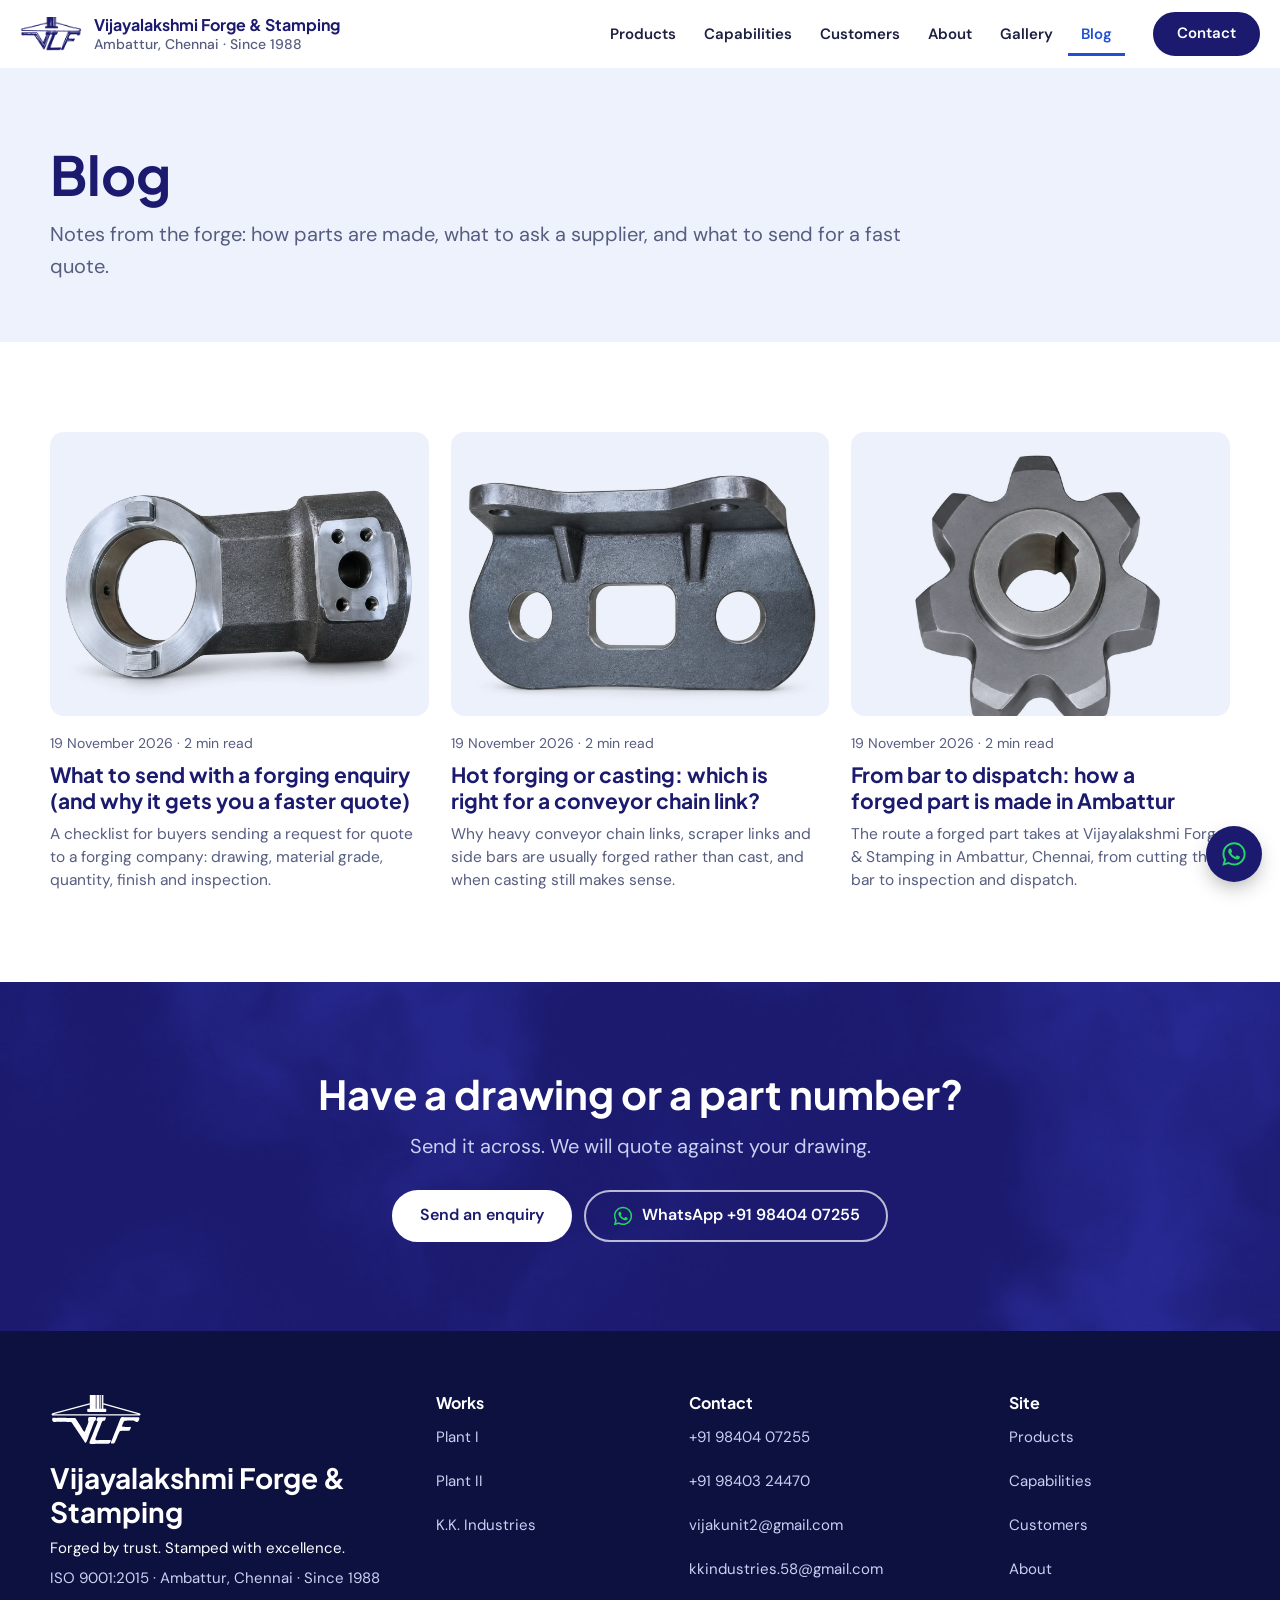
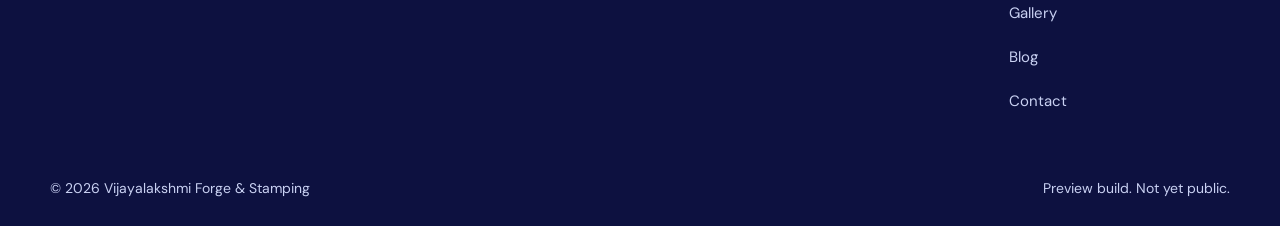
<file: blog.html>
<!doctype html>
<html lang="en-IN">
<head>
<meta charset="utf-8">
<meta name="viewport" content="width=device-width, initial-scale=1">
<script>(function(){var d=document.documentElement;d.className+=' js';try{if(matchMedia('(prefers-reduced-motion: reduce)').matches)return;var s=sessionStorage;if(!s.getItem('vlf-seen')){s.setItem('vlf-seen','1');d.className+=' ld'}else if(s.getItem('vlf-pt')){s.removeItem('vlf-pt');d.className+=' pt-in'}}catch(e){}})();</script>
<title>Blog | Vijayalakshmi Forge &amp; Stamping</title>
<meta name="description" content="Articles on hot forging, conveyor chain parts, earth-moving spares and how to send a forging enquiry, from a Chennai forge.">
<meta name="robots" content="noindex, nofollow">
<link rel="canonical" href="https://vijlakforge.com/blog">
<meta property="og:site_name" content="Vijayalakshmi Forge &amp; Stamping">
<meta property="og:title" content="Blog | Vijayalakshmi Forge &amp; Stamping">
<meta property="og:description" content="Articles on hot forging, conveyor chain parts, earth-moving spares and how to send a forging enquiry, from a Chennai forge.">
<meta property="og:type" content="website">
<meta property="og:url" content="https://vijlakforge.com/blog">
<meta property="og:image" content="https://vijlakforge.com/assets/img/p-chain-02.webp">
<meta property="og:locale" content="en_IN">
<meta name="twitter:card" content="summary_large_image">
<meta name="geo.region" content="IN-TN">
<meta name="geo.placename" content="Ambattur, Chennai">
<meta name="theme-color" content="#1B1A6E">
<link rel="icon" href="favicon.png" type="image/png">
<link rel="apple-touch-icon" href="favicon.png">
<link rel="alternate" type="text/plain" href="llms.txt" title="Site summary for AI assistants">
<link rel="sitemap" type="application/xml" href="sitemap.xml">
<link rel="preconnect" href="https://fonts.googleapis.com">
<link rel="preconnect" href="https://fonts.gstatic.com" crossorigin>
<link rel="stylesheet" href="https://fonts.googleapis.com/css2?family=Plus+Jakarta+Sans:wght@600;700;800&family=DM+Sans:opsz,wght@9..40,400;9..40,500;9..40,600;9..40,700&display=swap">
<link rel="stylesheet" href="styles.css?v=9178198ec607">
<script type="speculationrules">{"prefetch":[{"where":{"and":[{"href_matches":"/*"},{"not":{"selector_matches":"[target=_blank]"}}]},"eagerness":"moderate"}]}</script>
<script type="application/ld+json">{"@context":"https://schema.org","@graph":[{"@type":"Organization","@id":"https://vijlakforge.com/#org","name":"Vijayalakshmi Forge & Stamping","url":"https://vijlakforge.com/"},{"@type":"BreadcrumbList","itemListElement":[{"@type":"ListItem","position":1,"name":"Home","item":"https://vijlakforge.com/"},{"@type":"ListItem","position":2,"name":"Blog","item":"https://vijlakforge.com/blog"}]},{"@type":"Blog","@id":"https://vijlakforge.com/blog#blog","name":"Blog | Vijayalakshmi Forge & Stamping","publisher":{"@id":"https://vijlakforge.com/#org"},"blogPost":[{"@type":"BlogPosting","headline":"What to send with a forging enquiry (and why it gets you a faster quote)","url":"https://vijlakforge.com/blog/what-to-send-with-a-forging-enquiry","datePublished":"2026-11-19"},{"@type":"BlogPosting","headline":"Hot forging or casting: which is right for a conveyor chain link?","url":"https://vijlakforge.com/blog/forging-vs-casting-conveyor-chain-links","datePublished":"2026-11-19"},{"@type":"BlogPosting","headline":"From bar to dispatch: how a forged part is made in Ambattur","url":"https://vijlakforge.com/blog/bar-to-dispatch-forging-in-ambattur","datePublished":"2026-11-19"}]}]}</script>
</head>
<body>
<div id="ld" aria-hidden="true">
  <div class="ld-bands"><i style="--i:0"></i><i style="--i:1"></i><i style="--i:2"></i><i style="--i:3"></i><i style="--i:4"></i><i style="--i:5"></i></div>
  <div class="ld-in">
    <svg class="ld-svg" viewBox="0 0 1220 660" focusable="false">
      <defs>
        <linearGradient id="ld-heat" gradientUnits="userSpaceOnUse" x1="0" y1="290" x2="0" y2="655">
          <stop offset="0" stop-color="#ff7a1a"/><stop offset=".45" stop-color="#ffc35c"/><stop offset="1" stop-color="#e0441a"/>
        </linearGradient>
      </defs>
      <g class="ld-shake">
        <rect class="ld-billet" x="200" y="278" width="820" height="300" rx="52" fill="url(#ld-heat)"/>
        <g class="ld-hot" fill="url(#ld-heat)"><path d="M571.0 292.1C564.7 292.6 554.1 292.7 547.5 292.4C532.5 291.7 519.1 293.2 514.5 296.0C509.9 298.9 507.4 304.6 505.5 317.5C503.4 330.9 503.9 338.7 507.4 346.0C510.5 352.7 510.6 355.8 507.9 364.6C504.8 374.7 492.0 408.4 483.5 429.0C479.4 438.8 474.5 451.1 472.6 456.2C464.3 479.0 459.8 487.0 455.2 487.0C451.0 487.0 444.6 477.9 416.0 431.0C388.6 386.0 383.4 377.8 364.1 349.0C338.3 310.3 337.7 309.5 331.5 306.5L326.5 304.0L228.0 303.4C173.8 303.0 123.4 302.9 116.0 303.0C94.2 303.5 71.6 303.5 55.5 303.0C37.8 302.5 35.2 303.4 31.2 311.0C29.0 315.1 28.9 316.4 29.3 326.5C30.0 343.2 33.5 350.8 42.0 354.4C47.3 356.6 74.5 357.3 92.0 355.8C103.9 354.7 109.8 354.7 125.0 355.7C138.6 356.7 147.9 356.8 160.2 356.0C170.5 355.4 180.0 355.4 185.2 356.0C189.8 356.5 211.7 356.9 234.0 356.8C279.9 356.6 279.9 356.6 287.2 364.8C291.9 370.0 306.6 391.9 315.8 407.5C319.7 414.1 325.1 422.2 327.9 425.5C333.3 431.9 346.8 451.8 361.4 475.0C366.2 482.7 375.0 495.7 380.9 503.8C394.9 523.1 402.3 534.1 412.7 551.3C417.4 559.1 427.2 574.3 434.4 585.0C441.7 595.7 450.7 609.7 454.4 616.0C462.2 629.2 465.1 632.7 469.1 633.5C475.6 634.9 480.8 628.9 488.6 610.8C491.1 605.1 495.8 594.4 499.0 587.0C502.2 579.6 506.7 567.4 509.0 560.0C517.9 531.1 521.5 520.8 529.7 500.5C534.4 488.9 541.7 470.3 546.0 459.0C550.3 447.7 558.0 427.2 563.2 413.5C568.5 399.7 575.5 380.8 579.0 371.5C586.6 350.7 587.6 349.0 595.1 344.4C602.3 340.0 606.4 334.8 608.9 326.5C614.8 307.6 611.2 296.5 598.0 292.6C592.3 290.9 589.1 290.8 571.0 292.1Z"/><path d="M650.5 295.0C630.0 295.7 628.2 296.9 620.0 315.9C612.8 332.4 613.7 337.6 624.5 343.3C635.7 349.2 635.6 349.8 618.5 391.0C612.6 405.0 603.2 428.0 597.6 442.0C591.9 456.0 584.3 474.5 580.7 483.0C573.4 500.5 557.8 539.2 546.7 567.5C542.6 577.9 536.5 592.9 533.1 600.8C519.4 632.7 519.3 641.1 532.3 647.4C538.5 650.5 536.5 650.4 587.5 649.1C609.5 648.5 657.9 647.8 695.0 647.5C732.1 647.2 766.8 646.5 772.0 645.9C788.7 644.0 791.4 641.8 801.2 622.8C807.9 609.7 808.4 605.9 804.4 601.1C800.3 596.2 796.9 595.7 771.9 596.4C759.6 596.7 725.4 597.4 696.0 597.9C666.6 598.4 640.7 599.1 638.5 599.5C636.3 599.9 628.8 599.7 621.8 599.1C604.8 597.8 601.0 595.7 601.0 587.8C601.0 581.7 611.2 552.2 625.8 516.0C630.8 503.6 636.9 488.3 639.3 482.0C641.8 475.7 648.8 458.3 655.0 443.5C661.2 428.6 670.0 406.7 674.6 394.7C692.7 347.2 694.8 344.3 712.5 342.5C719.9 341.7 723.4 340.4 726.3 337.2C729.3 333.9 742.0 307.1 742.0 304.1C742.0 300.4 738.8 296.4 734.7 295.1C731.5 294.0 679.3 294.0 650.5 295.0Z"/><path d="M950.5 293.9C940.0 296.5 936.4 301.3 929.2 322.1C924.8 334.8 913.3 364.7 904.2 387.5C900.9 395.7 890.7 421.4 881.5 444.5C872.4 467.6 860.4 497.9 854.9 511.8C849.4 525.8 843.1 542.3 840.9 548.6C837.1 559.8 819.0 603.0 814.4 612.2C810.8 619.4 807.0 633.5 807.7 637.1C808.9 643.1 812.1 644.0 832.2 644.0C853.4 644.0 853.8 643.8 859.0 631.2C860.8 627.0 865.8 616.0 870.1 606.8C874.4 597.6 883.4 577.2 889.9 561.3C916.6 496.9 923.9 482.2 931.0 478.5C936.7 475.6 966.7 473.8 1006.5 474.2C1048.8 474.5 1049.6 474.4 1055.2 468.2C1058.7 464.3 1060.9 460.1 1068.5 443.4C1073.8 431.5 1074.0 429.8 1069.9 425.8L1066.8 422.7L1050.7 423.5C1041.8 424.0 1031.8 424.3 1028.5 424.2C1025.2 424.1 1011.7 423.9 998.5 423.7C953.4 423.1 950.7 420.7 961.6 392.2C980.6 342.6 982.8 340.6 1015.5 340.4C1026.5 340.3 1048.3 340.0 1064.0 339.6C1109.3 338.4 1120.2 340.2 1127.0 349.6C1132.0 356.6 1135.0 358.0 1145.1 358.0C1167.7 358.0 1171.7 354.7 1180.7 328.4C1187.1 309.8 1187.3 308.8 1186.0 303.8C1183.6 295.1 1176.7 292.1 1163.6 294.0C1147.9 296.3 1036.7 297.0 1021.2 294.9C1014.4 294.0 1011.0 294.1 1001.2 295.5C989.6 297.1 989.2 297.1 980.6 295.1C971.7 293.0 956.8 292.4 950.5 293.9Z"/></g>
        <g class="ld-cool" fill="#fff"><path d="M571.0 292.1C564.7 292.6 554.1 292.7 547.5 292.4C532.5 291.7 519.1 293.2 514.5 296.0C509.9 298.9 507.4 304.6 505.5 317.5C503.4 330.9 503.9 338.7 507.4 346.0C510.5 352.7 510.6 355.8 507.9 364.6C504.8 374.7 492.0 408.4 483.5 429.0C479.4 438.8 474.5 451.1 472.6 456.2C464.3 479.0 459.8 487.0 455.2 487.0C451.0 487.0 444.6 477.9 416.0 431.0C388.6 386.0 383.4 377.8 364.1 349.0C338.3 310.3 337.7 309.5 331.5 306.5L326.5 304.0L228.0 303.4C173.8 303.0 123.4 302.9 116.0 303.0C94.2 303.5 71.6 303.5 55.5 303.0C37.8 302.5 35.2 303.4 31.2 311.0C29.0 315.1 28.9 316.4 29.3 326.5C30.0 343.2 33.5 350.8 42.0 354.4C47.3 356.6 74.5 357.3 92.0 355.8C103.9 354.7 109.8 354.7 125.0 355.7C138.6 356.7 147.9 356.8 160.2 356.0C170.5 355.4 180.0 355.4 185.2 356.0C189.8 356.5 211.7 356.9 234.0 356.8C279.9 356.6 279.9 356.6 287.2 364.8C291.9 370.0 306.6 391.9 315.8 407.5C319.7 414.1 325.1 422.2 327.9 425.5C333.3 431.9 346.8 451.8 361.4 475.0C366.2 482.7 375.0 495.7 380.9 503.8C394.9 523.1 402.3 534.1 412.7 551.3C417.4 559.1 427.2 574.3 434.4 585.0C441.7 595.7 450.7 609.7 454.4 616.0C462.2 629.2 465.1 632.7 469.1 633.5C475.6 634.9 480.8 628.9 488.6 610.8C491.1 605.1 495.8 594.4 499.0 587.0C502.2 579.6 506.7 567.4 509.0 560.0C517.9 531.1 521.5 520.8 529.7 500.5C534.4 488.9 541.7 470.3 546.0 459.0C550.3 447.7 558.0 427.2 563.2 413.5C568.5 399.7 575.5 380.8 579.0 371.5C586.6 350.7 587.6 349.0 595.1 344.4C602.3 340.0 606.4 334.8 608.9 326.5C614.8 307.6 611.2 296.5 598.0 292.6C592.3 290.9 589.1 290.8 571.0 292.1Z"/><path d="M650.5 295.0C630.0 295.7 628.2 296.9 620.0 315.9C612.8 332.4 613.7 337.6 624.5 343.3C635.7 349.2 635.6 349.8 618.5 391.0C612.6 405.0 603.2 428.0 597.6 442.0C591.9 456.0 584.3 474.5 580.7 483.0C573.4 500.5 557.8 539.2 546.7 567.5C542.6 577.9 536.5 592.9 533.1 600.8C519.4 632.7 519.3 641.1 532.3 647.4C538.5 650.5 536.5 650.4 587.5 649.1C609.5 648.5 657.9 647.8 695.0 647.5C732.1 647.2 766.8 646.5 772.0 645.9C788.7 644.0 791.4 641.8 801.2 622.8C807.9 609.7 808.4 605.9 804.4 601.1C800.3 596.2 796.9 595.7 771.9 596.4C759.6 596.7 725.4 597.4 696.0 597.9C666.6 598.4 640.7 599.1 638.5 599.5C636.3 599.9 628.8 599.7 621.8 599.1C604.8 597.8 601.0 595.7 601.0 587.8C601.0 581.7 611.2 552.2 625.8 516.0C630.8 503.6 636.9 488.3 639.3 482.0C641.8 475.7 648.8 458.3 655.0 443.5C661.2 428.6 670.0 406.7 674.6 394.7C692.7 347.2 694.8 344.3 712.5 342.5C719.9 341.7 723.4 340.4 726.3 337.2C729.3 333.9 742.0 307.1 742.0 304.1C742.0 300.4 738.8 296.4 734.7 295.1C731.5 294.0 679.3 294.0 650.5 295.0Z"/><path d="M950.5 293.9C940.0 296.5 936.4 301.3 929.2 322.1C924.8 334.8 913.3 364.7 904.2 387.5C900.9 395.7 890.7 421.4 881.5 444.5C872.4 467.6 860.4 497.9 854.9 511.8C849.4 525.8 843.1 542.3 840.9 548.6C837.1 559.8 819.0 603.0 814.4 612.2C810.8 619.4 807.0 633.5 807.7 637.1C808.9 643.1 812.1 644.0 832.2 644.0C853.4 644.0 853.8 643.8 859.0 631.2C860.8 627.0 865.8 616.0 870.1 606.8C874.4 597.6 883.4 577.2 889.9 561.3C916.6 496.9 923.9 482.2 931.0 478.5C936.7 475.6 966.7 473.8 1006.5 474.2C1048.8 474.5 1049.6 474.4 1055.2 468.2C1058.7 464.3 1060.9 460.1 1068.5 443.4C1073.8 431.5 1074.0 429.8 1069.9 425.8L1066.8 422.7L1050.7 423.5C1041.8 424.0 1031.8 424.3 1028.5 424.2C1025.2 424.1 1011.7 423.9 998.5 423.7C953.4 423.1 950.7 420.7 961.6 392.2C980.6 342.6 982.8 340.6 1015.5 340.4C1026.5 340.3 1048.3 340.0 1064.0 339.6C1109.3 338.4 1120.2 340.2 1127.0 349.6C1132.0 356.6 1135.0 358.0 1145.1 358.0C1167.7 358.0 1171.7 354.7 1180.7 328.4C1187.1 309.8 1187.3 308.8 1186.0 303.8C1183.6 295.1 1176.7 292.1 1163.6 294.0C1147.9 296.3 1036.7 297.0 1021.2 294.9C1014.4 294.0 1011.0 294.1 1001.2 295.5C989.6 297.1 989.2 297.1 980.6 295.1C971.7 293.0 956.8 292.4 950.5 293.9Z"/></g>
        <g class="ld-sparks"><rect class="ld-spark" x="288" y="282" width="27" height="8" rx="4" fill="#ffffff" style="--dx:-310px;--dy:-114px;--r:-11deg;--t:0.72s;--j:0.023s"/><rect class="ld-spark" x="355" y="282" width="29" height="8" rx="4" fill="#ffd27a" style="--dx:-185px;--dy:-147px;--r:78deg;--t:0.72s;--j:0.016s"/><rect class="ld-spark" x="876" y="282" width="16" height="8" rx="4" fill="#ffd27a" style="--dx:217px;--dy:-129px;--r:176deg;--t:0.72s;--j:0.023s"/><rect class="ld-spark" x="361" y="282" width="26" height="8" rx="4" fill="#ffffff" style="--dx:-233px;--dy:-105px;--r:21deg;--t:0.72s;--j:0.021s"/><rect class="ld-spark" x="766" y="282" width="25" height="8" rx="4" fill="#ffd27a" style="--dx:340px;--dy:-282px;--r:-126deg;--t:0.72s;--j:0.060s"/><rect class="ld-spark" x="927" y="282" width="32" height="8" rx="4" fill="#ffffff" style="--dx:85px;--dy:-230px;--r:3deg;--t:0.72s;--j:0.055s"/><rect class="ld-spark" x="337" y="282" width="37" height="8" rx="4" fill="#ffffff" style="--dx:-113px;--dy:-175px;--r:36deg;--t:0.72s;--j:0.002s"/><rect class="ld-spark" x="384" y="282" width="28" height="8" rx="4" fill="#ff6a1a" style="--dx:-322px;--dy:-93px;--r:-165deg;--t:0.72s;--j:0.040s"/><rect class="ld-spark" x="265" y="282" width="32" height="8" rx="4" fill="#ffffff" style="--dx:-85px;--dy:-143px;--r:-183deg;--t:0.72s;--j:0.042s"/><rect class="ld-spark" x="1035" y="282" width="27" height="8" rx="4" fill="#ffd27a" style="--dx:241px;--dy:-93px;--r:108deg;--t:0.72s;--j:0.032s"/><rect class="ld-spark" x="927" y="282" width="29" height="8" rx="4" fill="#ffffff" style="--dx:135px;--dy:-288px;--r:164deg;--t:0.72s;--j:0.040s"/><rect class="ld-spark" x="706" y="282" width="37" height="8" rx="4" fill="#ff9a2e" style="--dx:284px;--dy:-264px;--r:7deg;--t:0.72s;--j:0.034s"/><rect class="ld-spark" x="545" y="282" width="20" height="8" rx="4" fill="#ffffff" style="--dx:-48px;--dy:-192px;--r:-6deg;--t:0.72s;--j:0.021s"/><rect class="ld-spark" x="475" y="282" width="26" height="8" rx="4" fill="#ffd27a" style="--dx:-222px;--dy:-203px;--r:122deg;--t:0.72s;--j:0.038s"/><rect class="ld-spark" x="655" y="282" width="35" height="8" rx="4" fill="#ff6a1a" style="--dx:85px;--dy:-188px;--r:-187deg;--t:0.72s;--j:0.057s"/><rect class="ld-spark" x="232" y="282" width="22" height="8" rx="4" fill="#ff6a1a" style="--dx:-342px;--dy:-239px;--r:-156deg;--t:0.72s;--j:0.037s"/><rect class="ld-spark" x="1011" y="282" width="34" height="8" rx="4" fill="#ff6a1a" style="--dx:328px;--dy:-71px;--r:-99deg;--t:1.16s;--j:0.013s"/><rect class="ld-spark" x="201" y="282" width="34" height="8" rx="4" fill="#ff6a1a" style="--dx:-238px;--dy:-210px;--r:18deg;--t:1.16s;--j:0.027s"/><rect class="ld-spark" x="406" y="282" width="23" height="8" rx="4" fill="#ffffff" style="--dx:-109px;--dy:-166px;--r:-31deg;--t:1.16s;--j:0.053s"/><rect class="ld-spark" x="315" y="282" width="20" height="8" rx="4" fill="#ff6a1a" style="--dx:-138px;--dy:-94px;--r:199deg;--t:1.16s;--j:0.040s"/><rect class="ld-spark" x="330" y="282" width="36" height="8" rx="4" fill="#ff6a1a" style="--dx:-322px;--dy:-234px;--r:116deg;--t:1.16s;--j:0.021s"/><rect class="ld-spark" x="1033" y="282" width="32" height="8" rx="4" fill="#ffffff" style="--dx:341px;--dy:-239px;--r:62deg;--t:1.16s;--j:0.015s"/><rect class="ld-spark" x="416" y="282" width="31" height="8" rx="4" fill="#ffffff" style="--dx:-218px;--dy:-249px;--r:160deg;--t:1.16s;--j:0.028s"/><rect class="ld-spark" x="670" y="282" width="21" height="8" rx="4" fill="#ff6a1a" style="--dx:372px;--dy:-172px;--r:126deg;--t:1.16s;--j:0.050s"/><rect class="ld-spark" x="941" y="282" width="23" height="8" rx="4" fill="#ffffff" style="--dx:279px;--dy:-170px;--r:-75deg;--t:1.16s;--j:0.012s"/><rect class="ld-spark" x="620" y="282" width="34" height="8" rx="4" fill="#ffd27a" style="--dx:369px;--dy:-69px;--r:163deg;--t:1.16s;--j:0.011s"/><rect class="ld-spark" x="825" y="282" width="21" height="8" rx="4" fill="#ffd27a" style="--dx:91px;--dy:-118px;--r:102deg;--t:1.16s;--j:0.008s"/><rect class="ld-spark" x="404" y="282" width="36" height="8" rx="4" fill="#ffd27a" style="--dx:-288px;--dy:-65px;--r:-177deg;--t:1.16s;--j:0.022s"/><rect class="ld-spark" x="390" y="282" width="17" height="8" rx="4" fill="#ffd27a" style="--dx:-98px;--dy:-67px;--r:-51deg;--t:1.16s;--j:0.008s"/><rect class="ld-spark" x="379" y="282" width="30" height="8" rx="4" fill="#ffd27a" style="--dx:-245px;--dy:-201px;--r:42deg;--t:1.48s;--j:0.055s"/><rect class="ld-spark" x="583" y="282" width="28" height="8" rx="4" fill="#ffffff" style="--dx:-261px;--dy:-229px;--r:-41deg;--t:1.48s;--j:0.052s"/><rect class="ld-spark" x="374" y="282" width="16" height="8" rx="4" fill="#ffd27a" style="--dx:-74px;--dy:-147px;--r:-136deg;--t:1.48s;--j:0.057s"/><rect class="ld-spark" x="208" y="282" width="29" height="8" rx="4" fill="#ffffff" style="--dx:-284px;--dy:-117px;--r:86deg;--t:1.48s;--j:0.055s"/><rect class="ld-spark" x="518" y="282" width="35" height="8" rx="4" fill="#ffd27a" style="--dx:-321px;--dy:-284px;--r:-186deg;--t:1.48s;--j:0.030s"/><rect class="ld-spark" x="397" y="282" width="25" height="8" rx="4" fill="#ffffff" style="--dx:-253px;--dy:-264px;--r:30deg;--t:1.48s;--j:0.032s"/><rect class="ld-spark" x="529" y="282" width="17" height="8" rx="4" fill="#ff6a1a" style="--dx:-147px;--dy:-279px;--r:196deg;--t:1.48s;--j:0.040s"/><rect class="ld-spark" x="314" y="282" width="29" height="8" rx="4" fill="#ff9a2e" style="--dx:-298px;--dy:-276px;--r:53deg;--t:1.48s;--j:0.059s"/><rect class="ld-spark" x="405" y="282" width="27" height="8" rx="4" fill="#ff6a1a" style="--dx:-101px;--dy:-210px;--r:120deg;--t:1.48s;--j:0.025s"/></g>
        <g class="ld-hammer" fill="#fff" color="#fff"><g class="ld-ram"><rect x="528" y="0" width="79" height="186"/><rect x="616" y="0" width="40" height="186"/><rect x="666" y="0" width="14" height="186"/><rect x="690" y="0" width="18" height="186"/><rect x="494" y="182" width="252" height="42" rx="9"/><path d="M526 117 L44 248 Q20 256 34 265 L1186 265 Q1202 257 1182 249 L710 117" fill="none" stroke="currentColor" stroke-width="17" stroke-linejoin="round" stroke-linecap="round"/></g></g>
      </g>
    </svg>
    <p class="ld-name"><span class="ld-w"><span style="--i:0">V</span><span style="--i:1">i</span><span style="--i:2">j</span><span style="--i:3">a</span><span style="--i:4">y</span><span style="--i:5">a</span><span style="--i:6">l</span><span style="--i:7">a</span><span style="--i:8">k</span><span style="--i:9">s</span><span style="--i:10">h</span><span style="--i:11">m</span><span style="--i:12">i</span></span> <span class="ld-w"><span style="--i:14">F</span><span style="--i:15">o</span><span style="--i:16">r</span><span style="--i:17">g</span><span style="--i:18">e</span></span> <span class="ld-w"><span style="--i:20">&amp;</span></span> <span class="ld-w"><span style="--i:22">S</span><span style="--i:23">t</span><span style="--i:24">a</span><span style="--i:25">m</span><span style="--i:26">p</span><span style="--i:27">i</span><span style="--i:28">n</span><span style="--i:29">g</span></span></p>
    <p class="ld-line">Forging since 1988 · Ambattur, Chennai</p>
  </div>
</div>
<div id="pt" aria-hidden="true"><div class="ld-bands"><i style="--i:0"></i><i style="--i:1"></i><i style="--i:2"></i><i style="--i:3"></i><i style="--i:4"></i><i style="--i:5"></i></div><svg class="pt-mark" viewBox="0 0 1220 660" aria-hidden="true" focusable="false" fill="currentColor"><g class=""><rect x="528" y="0" width="79" height="186"/><rect x="616" y="0" width="40" height="186"/><rect x="666" y="0" width="14" height="186"/><rect x="690" y="0" width="18" height="186"/><rect x="494" y="182" width="252" height="42" rx="9"/><path d="M526 117 L44 248 Q20 256 34 265 L1186 265 Q1202 257 1182 249 L710 117" fill="none" stroke="currentColor" stroke-width="17" stroke-linejoin="round" stroke-linecap="round"/></g><path class="" d="M571.0 292.1C564.7 292.6 554.1 292.7 547.5 292.4C532.5 291.7 519.1 293.2 514.5 296.0C509.9 298.9 507.4 304.6 505.5 317.5C503.4 330.9 503.9 338.7 507.4 346.0C510.5 352.7 510.6 355.8 507.9 364.6C504.8 374.7 492.0 408.4 483.5 429.0C479.4 438.8 474.5 451.1 472.6 456.2C464.3 479.0 459.8 487.0 455.2 487.0C451.0 487.0 444.6 477.9 416.0 431.0C388.6 386.0 383.4 377.8 364.1 349.0C338.3 310.3 337.7 309.5 331.5 306.5L326.5 304.0L228.0 303.4C173.8 303.0 123.4 302.9 116.0 303.0C94.2 303.5 71.6 303.5 55.5 303.0C37.8 302.5 35.2 303.4 31.2 311.0C29.0 315.1 28.9 316.4 29.3 326.5C30.0 343.2 33.5 350.8 42.0 354.4C47.3 356.6 74.5 357.3 92.0 355.8C103.9 354.7 109.8 354.7 125.0 355.7C138.6 356.7 147.9 356.8 160.2 356.0C170.5 355.4 180.0 355.4 185.2 356.0C189.8 356.5 211.7 356.9 234.0 356.8C279.9 356.6 279.9 356.6 287.2 364.8C291.9 370.0 306.6 391.9 315.8 407.5C319.7 414.1 325.1 422.2 327.9 425.5C333.3 431.9 346.8 451.8 361.4 475.0C366.2 482.7 375.0 495.7 380.9 503.8C394.9 523.1 402.3 534.1 412.7 551.3C417.4 559.1 427.2 574.3 434.4 585.0C441.7 595.7 450.7 609.7 454.4 616.0C462.2 629.2 465.1 632.7 469.1 633.5C475.6 634.9 480.8 628.9 488.6 610.8C491.1 605.1 495.8 594.4 499.0 587.0C502.2 579.6 506.7 567.4 509.0 560.0C517.9 531.1 521.5 520.8 529.7 500.5C534.4 488.9 541.7 470.3 546.0 459.0C550.3 447.7 558.0 427.2 563.2 413.5C568.5 399.7 575.5 380.8 579.0 371.5C586.6 350.7 587.6 349.0 595.1 344.4C602.3 340.0 606.4 334.8 608.9 326.5C614.8 307.6 611.2 296.5 598.0 292.6C592.3 290.9 589.1 290.8 571.0 292.1Z"/><path class="" d="M650.5 295.0C630.0 295.7 628.2 296.9 620.0 315.9C612.8 332.4 613.7 337.6 624.5 343.3C635.7 349.2 635.6 349.8 618.5 391.0C612.6 405.0 603.2 428.0 597.6 442.0C591.9 456.0 584.3 474.5 580.7 483.0C573.4 500.5 557.8 539.2 546.7 567.5C542.6 577.9 536.5 592.9 533.1 600.8C519.4 632.7 519.3 641.1 532.3 647.4C538.5 650.5 536.5 650.4 587.5 649.1C609.5 648.5 657.9 647.8 695.0 647.5C732.1 647.2 766.8 646.5 772.0 645.9C788.7 644.0 791.4 641.8 801.2 622.8C807.9 609.7 808.4 605.9 804.4 601.1C800.3 596.2 796.9 595.7 771.9 596.4C759.6 596.7 725.4 597.4 696.0 597.9C666.6 598.4 640.7 599.1 638.5 599.5C636.3 599.9 628.8 599.7 621.8 599.1C604.8 597.8 601.0 595.7 601.0 587.8C601.0 581.7 611.2 552.2 625.8 516.0C630.8 503.6 636.9 488.3 639.3 482.0C641.8 475.7 648.8 458.3 655.0 443.5C661.2 428.6 670.0 406.7 674.6 394.7C692.7 347.2 694.8 344.3 712.5 342.5C719.9 341.7 723.4 340.4 726.3 337.2C729.3 333.9 742.0 307.1 742.0 304.1C742.0 300.4 738.8 296.4 734.7 295.1C731.5 294.0 679.3 294.0 650.5 295.0Z"/><path class="" d="M950.5 293.9C940.0 296.5 936.4 301.3 929.2 322.1C924.8 334.8 913.3 364.7 904.2 387.5C900.9 395.7 890.7 421.4 881.5 444.5C872.4 467.6 860.4 497.9 854.9 511.8C849.4 525.8 843.1 542.3 840.9 548.6C837.1 559.8 819.0 603.0 814.4 612.2C810.8 619.4 807.0 633.5 807.7 637.1C808.9 643.1 812.1 644.0 832.2 644.0C853.4 644.0 853.8 643.8 859.0 631.2C860.8 627.0 865.8 616.0 870.1 606.8C874.4 597.6 883.4 577.2 889.9 561.3C916.6 496.9 923.9 482.2 931.0 478.5C936.7 475.6 966.7 473.8 1006.5 474.2C1048.8 474.5 1049.6 474.4 1055.2 468.2C1058.7 464.3 1060.9 460.1 1068.5 443.4C1073.8 431.5 1074.0 429.8 1069.9 425.8L1066.8 422.7L1050.7 423.5C1041.8 424.0 1031.8 424.3 1028.5 424.2C1025.2 424.1 1011.7 423.9 998.5 423.7C953.4 423.1 950.7 420.7 961.6 392.2C980.6 342.6 982.8 340.6 1015.5 340.4C1026.5 340.3 1048.3 340.0 1064.0 339.6C1109.3 338.4 1120.2 340.2 1127.0 349.6C1132.0 356.6 1135.0 358.0 1145.1 358.0C1167.7 358.0 1171.7 354.7 1180.7 328.4C1187.1 309.8 1187.3 308.8 1186.0 303.8C1183.6 295.1 1176.7 292.1 1163.6 294.0C1147.9 296.3 1036.7 297.0 1021.2 294.9C1014.4 294.0 1011.0 294.1 1001.2 295.5C989.6 297.1 989.2 297.1 980.6 295.1C971.7 293.0 956.8 292.4 950.5 293.9Z"/></svg></div>
<a class="skip" href="#main">Skip to content</a>
<header class="hdr" data-header>
  <div class="hdr__in">
    <a class="brand" href="./">
      <img src="assets/img/mark-vlf.png" alt="" class="brand__mark" width="305" height="167">
      <span class="brand__txt">
        <span class="brand__name">Vijayalakshmi Forge & Stamping</span>
        <span class="brand__sub">Ambattur, Chennai · Since 1988</span>
      </span>
    </a>
    <nav class="nav" aria-label="Primary" style="--cnt:6">
        <a href="products" style="--n:0">Products</a>
        <a href="capabilities" style="--n:1">Capabilities</a>
        <a href="customers" style="--n:2">Customers</a>
        <a href="about" style="--n:3">About</a>
        <a href="gallery" style="--n:4">Gallery</a>
        <a href="blog" style="--n:5" aria-current="page">Blog</a>
    </nav>
    <div class="hdr__act">
      <a class="btn btn--sm" href="contact">Contact</a>
      <button class="burger" type="button" aria-label="Open menu"
              aria-expanded="false" aria-controls="drawer" data-burger>
        <svg viewBox="0 0 24 24" width="24" height="24" aria-hidden="true"
             fill="none" stroke="currentColor" stroke-width="2" stroke-linecap="round">
          <path d="M3 6h18M3 12h18M3 18h18"/>
        </svg>
      </button>
    </div>
  </div>
</header>
<div class="drawer" id="drawer" data-drawer hidden>
  <button class="drawer__x" type="button" aria-label="Close menu" data-drawer-close>
    <svg viewBox="0 0 24 24" width="26" height="26" fill="none"
         stroke="currentColor" stroke-width="2" stroke-linecap="round">
      <path d="M5 5l14 14M19 5L5 19"/>
    </svg>
  </button>
  <nav class="drawer__nav" aria-label="Mobile">
        <a href="products" style="--n:0">Products</a>
        <a href="capabilities" style="--n:1">Capabilities</a>
        <a href="customers" style="--n:2">Customers</a>
        <a href="about" style="--n:3">About</a>
        <a href="gallery" style="--n:4">Gallery</a>
        <a href="blog" style="--n:5" aria-current="page">Blog</a>
  </nav>
  <a class="btn btn--block" href="contact">Contact</a>
  <div class="drawer__meta">
    <a href="tel:+919840407255">+91 98404 07255</a>
    <a href="mailto:vijakunit2@gmail.com,kkindustries.58@gmail.com?subject=Enquiry%20from%20the%20website">vijakunit2@gmail.com</a>
  </div>
</div>
<main id="main">

<section class="subhero">
  <div class="wrap subhero__in">
    <h1 class="h1">Blog</h1>
    <p class="lede">Notes from the forge: how parts are made, what to ask a supplier, and what to send for a fast quote.</p>
  </div>
</section>
<section class="sec"><div class="wrap"><div class="pcards"><a class="pcard" href="blog/what-to-send-with-a-forging-enquiry" data-reveal style="--i:0">
  <span class="pcard__img"><img src="assets/img/p-under-03.webp" alt="" width="1400" height="1121" loading="lazy" decoding="async" sizes="(max-width:700px) 100vw, 33vw"></span>
  <span class="pcard__date">19 November 2026 · 2 min read</span>
  <h3 class="pcard__t">What to send with a forging enquiry (and why it gets you a faster quote)</h3>
  <span class="pcard__d">A checklist for buyers sending a request for quote to a forging company: drawing, material grade, quantity, finish and inspection.</span>
</a><a class="pcard" href="blog/forging-vs-casting-conveyor-chain-links" data-reveal style="--i:1">
  <span class="pcard__img"><img src="assets/img/p-chain-04.webp" alt="" width="1400" height="1121" loading="lazy" decoding="async" sizes="(max-width:700px) 100vw, 33vw"></span>
  <span class="pcard__date">19 November 2026 · 2 min read</span>
  <h3 class="pcard__t">Hot forging or casting: which is right for a conveyor chain link?</h3>
  <span class="pcard__d">Why heavy conveyor chain links, scraper links and side bars are usually forged rather than cast, and when casting still makes sense.</span>
</a><a class="pcard" href="blog/bar-to-dispatch-forging-in-ambattur" data-reveal style="--i:2">
  <span class="pcard__img"><img src="assets/img/p-under-05.webp" alt="" width="1200" height="1070" loading="lazy" decoding="async" sizes="(max-width:700px) 100vw, 33vw"></span>
  <span class="pcard__date">19 November 2026 · 2 min read</span>
  <h3 class="pcard__t">From bar to dispatch: how a forged part is made in Ambattur</h3>
  <span class="pcard__d">The route a forged part takes at Vijayalakshmi Forge &amp; Stamping in Ambattur, Chennai, from cutting the bar to inspection and dispatch.</span>
</a></div></div></section>

<section class="band">
  <canvas class="sky" data-base="#1b1a6e" data-tint="#2c2ea0" data-amt=".9" data-scale="1.3" aria-hidden="true"></canvas>
  <div class="wrap band__in" data-reveal>
    <h2 class="h2">Have a drawing or a part number?</h2>
    <p class="lede">Send it across. We will quote against your drawing.</p>
    <div class="band__act">
      <a class="btn btn--light" href="contact#enquire">Send an enquiry</a>
      <a class="btn btn--ghost-light" href="https://wa.me/919840407255?text=Hello%20Vijayalakshmi%20Forge%20%26%20Stamping%2C%20I%20would%20like%20to%20enquire%20about%20forged%20and%20machined%20components.%20Please%20let%20me%20know%20a%20convenient%20time%20to%20discuss."
         target="_blank" rel="noopener"><svg viewBox="0 0 24 24" aria-hidden="true" class="wa-g" width="22" height="22"><path fill="currentColor" d="M12.04 2C6.58 2 2.13 6.45 2.13 11.91c0 1.75.46 3.45 1.32 4.95L2 22l5.25-1.38a9.9 9.9 0 0 0 4.79 1.22h.01c5.46 0 9.91-4.45 9.91-9.91 0-2.65-1.03-5.14-2.9-7.01A9.82 9.82 0 0 0 12.04 2Zm0 18.15h-.01a8.2 8.2 0 0 1-4.19-1.15l-.3-.18-3.12.82.83-3.04-.2-.31a8.18 8.18 0 0 1-1.26-4.38c0-4.54 3.7-8.24 8.25-8.24 2.2 0 4.27.86 5.83 2.42a8.19 8.19 0 0 1 2.41 5.83c0 4.54-3.69 8.23-8.24 8.23Zm4.52-6.16c-.25-.12-1.47-.72-1.69-.81-.23-.08-.39-.12-.56.13-.16.24-.64.8-.78.97-.15.16-.29.18-.53.06-.25-.12-1.05-.39-1.99-1.23-.74-.66-1.23-1.47-1.38-1.72-.14-.25-.01-.38.11-.5.11-.11.25-.29.37-.43.12-.15.16-.25.25-.41.08-.17.04-.31-.02-.43-.06-.12-.56-1.34-.76-1.84-.2-.48-.4-.42-.56-.43h-.47c-.17 0-.43.06-.66.31-.22.25-.86.85-.86 2.07 0 1.22.89 2.4 1.01 2.56.12.17 1.75 2.67 4.23 3.74.59.26 1.05.41 1.41.52.59.19 1.13.16 1.56.1.47-.07 1.47-.6 1.67-1.18.21-.58.21-1.07.15-1.18-.06-.1-.22-.16-.47-.28Z"/></svg>WhatsApp +91 98404 07255</a>
    </div>
  </div>
</section>
</main>

<footer class="foot">
  <div class="wrap foot__in">
    <div class="foot__brand">
      <svg class="foot__mark" viewBox="0 0 1220 660" aria-hidden="true" focusable="false" fill="currentColor"><g class=""><rect x="528" y="0" width="79" height="186"/><rect x="616" y="0" width="40" height="186"/><rect x="666" y="0" width="14" height="186"/><rect x="690" y="0" width="18" height="186"/><rect x="494" y="182" width="252" height="42" rx="9"/><path d="M526 117 L44 248 Q20 256 34 265 L1186 265 Q1202 257 1182 249 L710 117" fill="none" stroke="currentColor" stroke-width="17" stroke-linejoin="round" stroke-linecap="round"/></g><path class="" d="M571.0 292.1C564.7 292.6 554.1 292.7 547.5 292.4C532.5 291.7 519.1 293.2 514.5 296.0C509.9 298.9 507.4 304.6 505.5 317.5C503.4 330.9 503.9 338.7 507.4 346.0C510.5 352.7 510.6 355.8 507.9 364.6C504.8 374.7 492.0 408.4 483.5 429.0C479.4 438.8 474.5 451.1 472.6 456.2C464.3 479.0 459.8 487.0 455.2 487.0C451.0 487.0 444.6 477.9 416.0 431.0C388.6 386.0 383.4 377.8 364.1 349.0C338.3 310.3 337.7 309.5 331.5 306.5L326.5 304.0L228.0 303.4C173.8 303.0 123.4 302.9 116.0 303.0C94.2 303.5 71.6 303.5 55.5 303.0C37.8 302.5 35.2 303.4 31.2 311.0C29.0 315.1 28.9 316.4 29.3 326.5C30.0 343.2 33.5 350.8 42.0 354.4C47.3 356.6 74.5 357.3 92.0 355.8C103.9 354.7 109.8 354.7 125.0 355.7C138.6 356.7 147.9 356.8 160.2 356.0C170.5 355.4 180.0 355.4 185.2 356.0C189.8 356.5 211.7 356.9 234.0 356.8C279.9 356.6 279.9 356.6 287.2 364.8C291.9 370.0 306.6 391.9 315.8 407.5C319.7 414.1 325.1 422.2 327.9 425.5C333.3 431.9 346.8 451.8 361.4 475.0C366.2 482.7 375.0 495.7 380.9 503.8C394.9 523.1 402.3 534.1 412.7 551.3C417.4 559.1 427.2 574.3 434.4 585.0C441.7 595.7 450.7 609.7 454.4 616.0C462.2 629.2 465.1 632.7 469.1 633.5C475.6 634.9 480.8 628.9 488.6 610.8C491.1 605.1 495.8 594.4 499.0 587.0C502.2 579.6 506.7 567.4 509.0 560.0C517.9 531.1 521.5 520.8 529.7 500.5C534.4 488.9 541.7 470.3 546.0 459.0C550.3 447.7 558.0 427.2 563.2 413.5C568.5 399.7 575.5 380.8 579.0 371.5C586.6 350.7 587.6 349.0 595.1 344.4C602.3 340.0 606.4 334.8 608.9 326.5C614.8 307.6 611.2 296.5 598.0 292.6C592.3 290.9 589.1 290.8 571.0 292.1Z"/><path class="" d="M650.5 295.0C630.0 295.7 628.2 296.9 620.0 315.9C612.8 332.4 613.7 337.6 624.5 343.3C635.7 349.2 635.6 349.8 618.5 391.0C612.6 405.0 603.2 428.0 597.6 442.0C591.9 456.0 584.3 474.5 580.7 483.0C573.4 500.5 557.8 539.2 546.7 567.5C542.6 577.9 536.5 592.9 533.1 600.8C519.4 632.7 519.3 641.1 532.3 647.4C538.5 650.5 536.5 650.4 587.5 649.1C609.5 648.5 657.9 647.8 695.0 647.5C732.1 647.2 766.8 646.5 772.0 645.9C788.7 644.0 791.4 641.8 801.2 622.8C807.9 609.7 808.4 605.9 804.4 601.1C800.3 596.2 796.9 595.7 771.9 596.4C759.6 596.7 725.4 597.4 696.0 597.9C666.6 598.4 640.7 599.1 638.5 599.5C636.3 599.9 628.8 599.7 621.8 599.1C604.8 597.8 601.0 595.7 601.0 587.8C601.0 581.7 611.2 552.2 625.8 516.0C630.8 503.6 636.9 488.3 639.3 482.0C641.8 475.7 648.8 458.3 655.0 443.5C661.2 428.6 670.0 406.7 674.6 394.7C692.7 347.2 694.8 344.3 712.5 342.5C719.9 341.7 723.4 340.4 726.3 337.2C729.3 333.9 742.0 307.1 742.0 304.1C742.0 300.4 738.8 296.4 734.7 295.1C731.5 294.0 679.3 294.0 650.5 295.0Z"/><path class="" d="M950.5 293.9C940.0 296.5 936.4 301.3 929.2 322.1C924.8 334.8 913.3 364.7 904.2 387.5C900.9 395.7 890.7 421.4 881.5 444.5C872.4 467.6 860.4 497.9 854.9 511.8C849.4 525.8 843.1 542.3 840.9 548.6C837.1 559.8 819.0 603.0 814.4 612.2C810.8 619.4 807.0 633.5 807.7 637.1C808.9 643.1 812.1 644.0 832.2 644.0C853.4 644.0 853.8 643.8 859.0 631.2C860.8 627.0 865.8 616.0 870.1 606.8C874.4 597.6 883.4 577.2 889.9 561.3C916.6 496.9 923.9 482.2 931.0 478.5C936.7 475.6 966.7 473.8 1006.5 474.2C1048.8 474.5 1049.6 474.4 1055.2 468.2C1058.7 464.3 1060.9 460.1 1068.5 443.4C1073.8 431.5 1074.0 429.8 1069.9 425.8L1066.8 422.7L1050.7 423.5C1041.8 424.0 1031.8 424.3 1028.5 424.2C1025.2 424.1 1011.7 423.9 998.5 423.7C953.4 423.1 950.7 420.7 961.6 392.2C980.6 342.6 982.8 340.6 1015.5 340.4C1026.5 340.3 1048.3 340.0 1064.0 339.6C1109.3 338.4 1120.2 340.2 1127.0 349.6C1132.0 356.6 1135.0 358.0 1145.1 358.0C1167.7 358.0 1171.7 354.7 1180.7 328.4C1187.1 309.8 1187.3 308.8 1186.0 303.8C1183.6 295.1 1176.7 292.1 1163.6 294.0C1147.9 296.3 1036.7 297.0 1021.2 294.9C1014.4 294.0 1011.0 294.1 1001.2 295.5C989.6 297.1 989.2 297.1 980.6 295.1C971.7 293.0 956.8 292.4 950.5 293.9Z"/></svg>
      <p class="foot__name">Vijayalakshmi Forge & Stamping</p>
      <p class="foot__tag">Forged by trust. Stamped with excellence.</p>
      <p class="foot__cert">ISO 9001:2015 · Ambattur, Chennai · Since 1988</p>
    </div>
    <div class="foot__col">
      <h2 class="foot__h">Works</h2>
      <ul><li><a href="about#plant-1">Plant I</a></li><li><a href="about#plant-2">Plant II</a></li><li><a href="about#kk">K.K. Industries</a></li></ul>
    </div>
    <div class="foot__col">
      <h2 class="foot__h">Contact</h2>
      <p><a href="tel:+919840407255">+91 98404 07255</a></p><p><a href="tel:+919840324470">+91 98403 24470</a></p>
      <p><a href="mailto:vijakunit2@gmail.com">vijakunit2@gmail.com</a></p><p><a href="mailto:kkindustries.58@gmail.com">kkindustries.58@gmail.com</a></p>
    </div>
    <div class="foot__col">
      <h2 class="foot__h">Site</h2>
      <ul><li><a href="products">Products</a></li><li><a href="capabilities">Capabilities</a></li><li><a href="customers">Customers</a></li><li><a href="about">About</a></li><li><a href="gallery">Gallery</a></li><li><a href="blog">Blog</a></li><li><a href="contact">Contact</a></li></ul>
    </div>
  </div>
  <div class="wrap foot__base">
    <p>&copy; 2026 Vijayalakshmi Forge & Stamping</p>
    <p class="foot__note">Preview build. Not yet public.</p>
  </div>
</footer>
<a class="wa" href="https://wa.me/919840407255?text=Hello%20Vijayalakshmi%20Forge%20%26%20Stamping%2C%20I%20would%20like%20to%20enquire%20about%20forged%20and%20machined%20components.%20Please%20let%20me%20know%20a%20convenient%20time%20to%20discuss." target="_blank" rel="noopener"
   aria-label="Message us on WhatsApp">
  <svg viewBox="0 0 24 24" aria-hidden="true" class="wa-g" width="22" height="22"><path fill="currentColor" d="M12.04 2C6.58 2 2.13 6.45 2.13 11.91c0 1.75.46 3.45 1.32 4.95L2 22l5.25-1.38a9.9 9.9 0 0 0 4.79 1.22h.01c5.46 0 9.91-4.45 9.91-9.91 0-2.65-1.03-5.14-2.9-7.01A9.82 9.82 0 0 0 12.04 2Zm0 18.15h-.01a8.2 8.2 0 0 1-4.19-1.15l-.3-.18-3.12.82.83-3.04-.2-.31a8.18 8.18 0 0 1-1.26-4.38c0-4.54 3.7-8.24 8.25-8.24 2.2 0 4.27.86 5.83 2.42a8.19 8.19 0 0 1 2.41 5.83c0 4.54-3.69 8.23-8.24 8.23Zm4.52-6.16c-.25-.12-1.47-.72-1.69-.81-.23-.08-.39-.12-.56.13-.16.24-.64.8-.78.97-.15.16-.29.18-.53.06-.25-.12-1.05-.39-1.99-1.23-.74-.66-1.23-1.47-1.38-1.72-.14-.25-.01-.38.11-.5.11-.11.25-.29.37-.43.12-.15.16-.25.25-.41.08-.17.04-.31-.02-.43-.06-.12-.56-1.34-.76-1.84-.2-.48-.4-.42-.56-.43h-.47c-.17 0-.43.06-.66.31-.22.25-.86.85-.86 2.07 0 1.22.89 2.4 1.01 2.56.12.17 1.75 2.67 4.23 3.74.59.26 1.05.41 1.41.52.59.19 1.13.16 1.56.1.47-.07 1.47-.6 1.67-1.18.21-.58.21-1.07.15-1.18-.06-.1-.22-.16-.47-.28Z"/></svg>
</a>
<script src="script.js?v=b48ade5d2a99" defer></script>
<script src="sky.js?v=096594876834" defer></script>
</body>
</html>
</file>
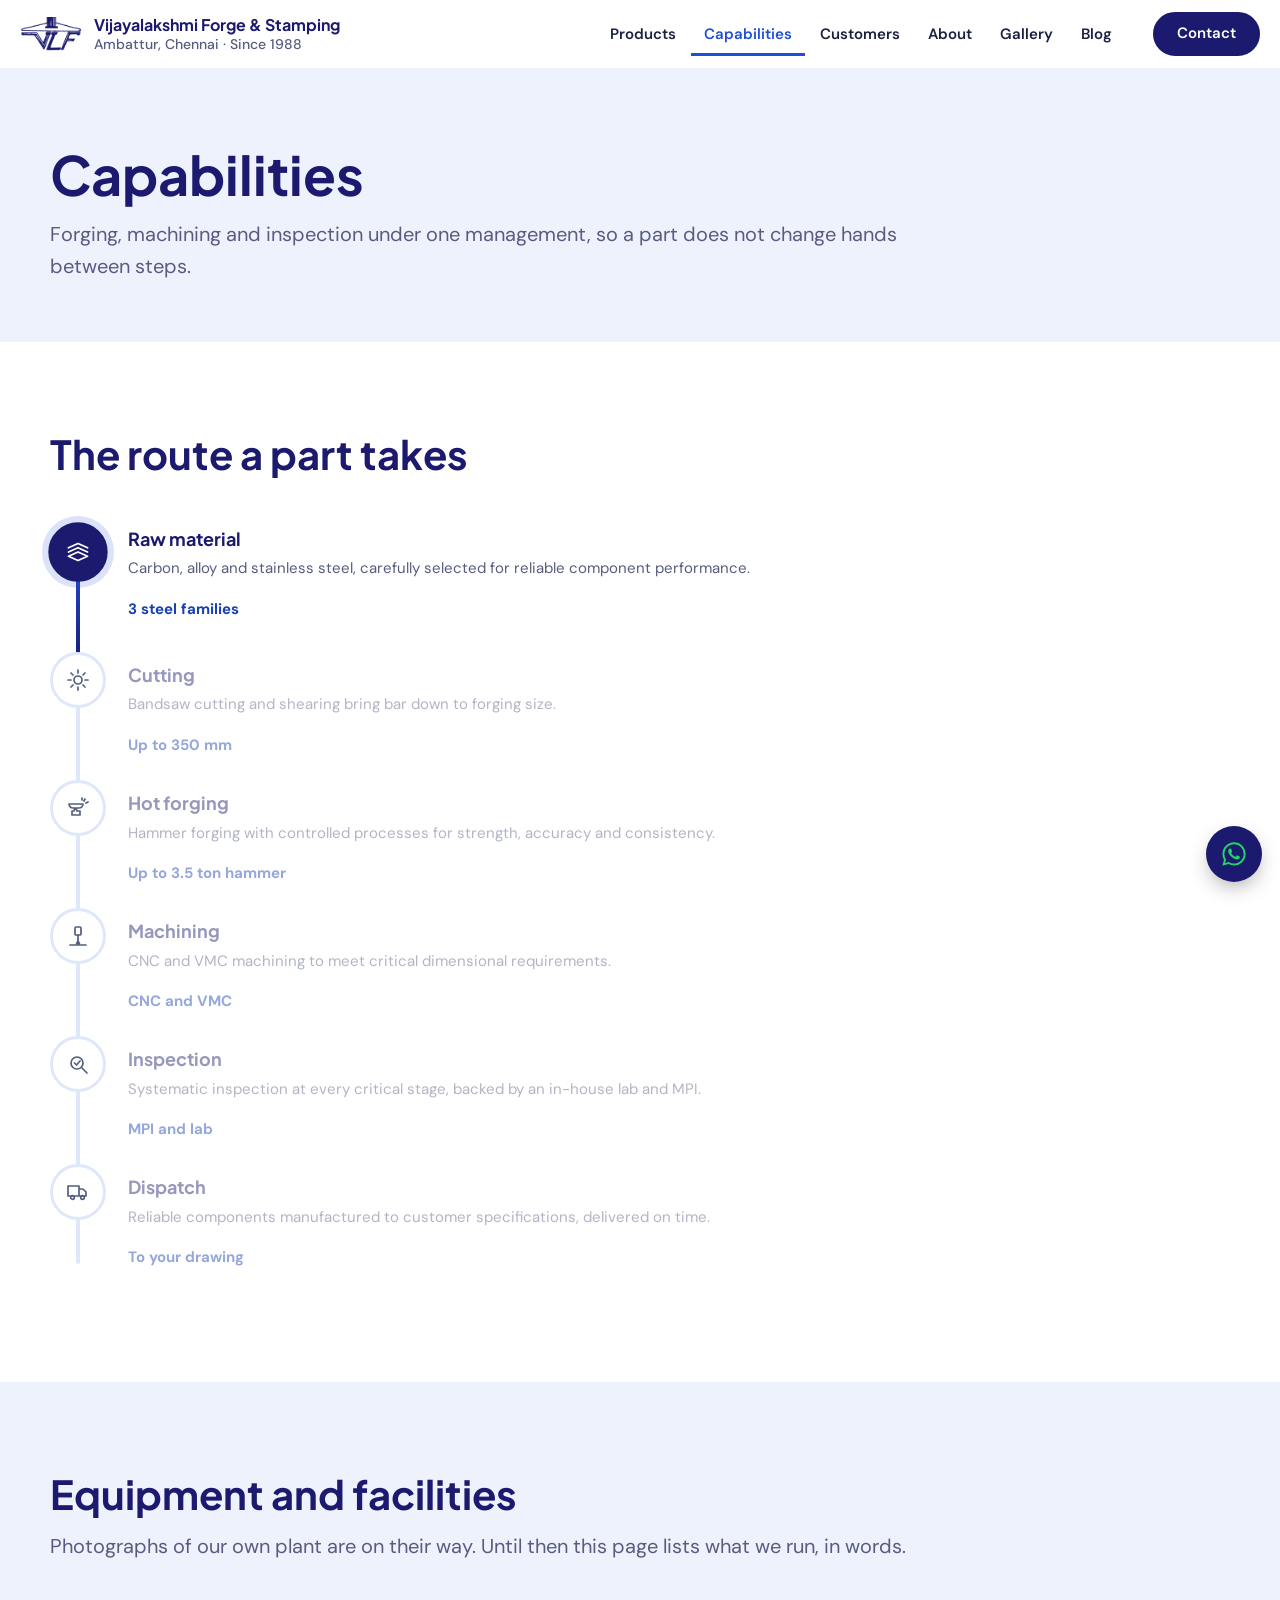
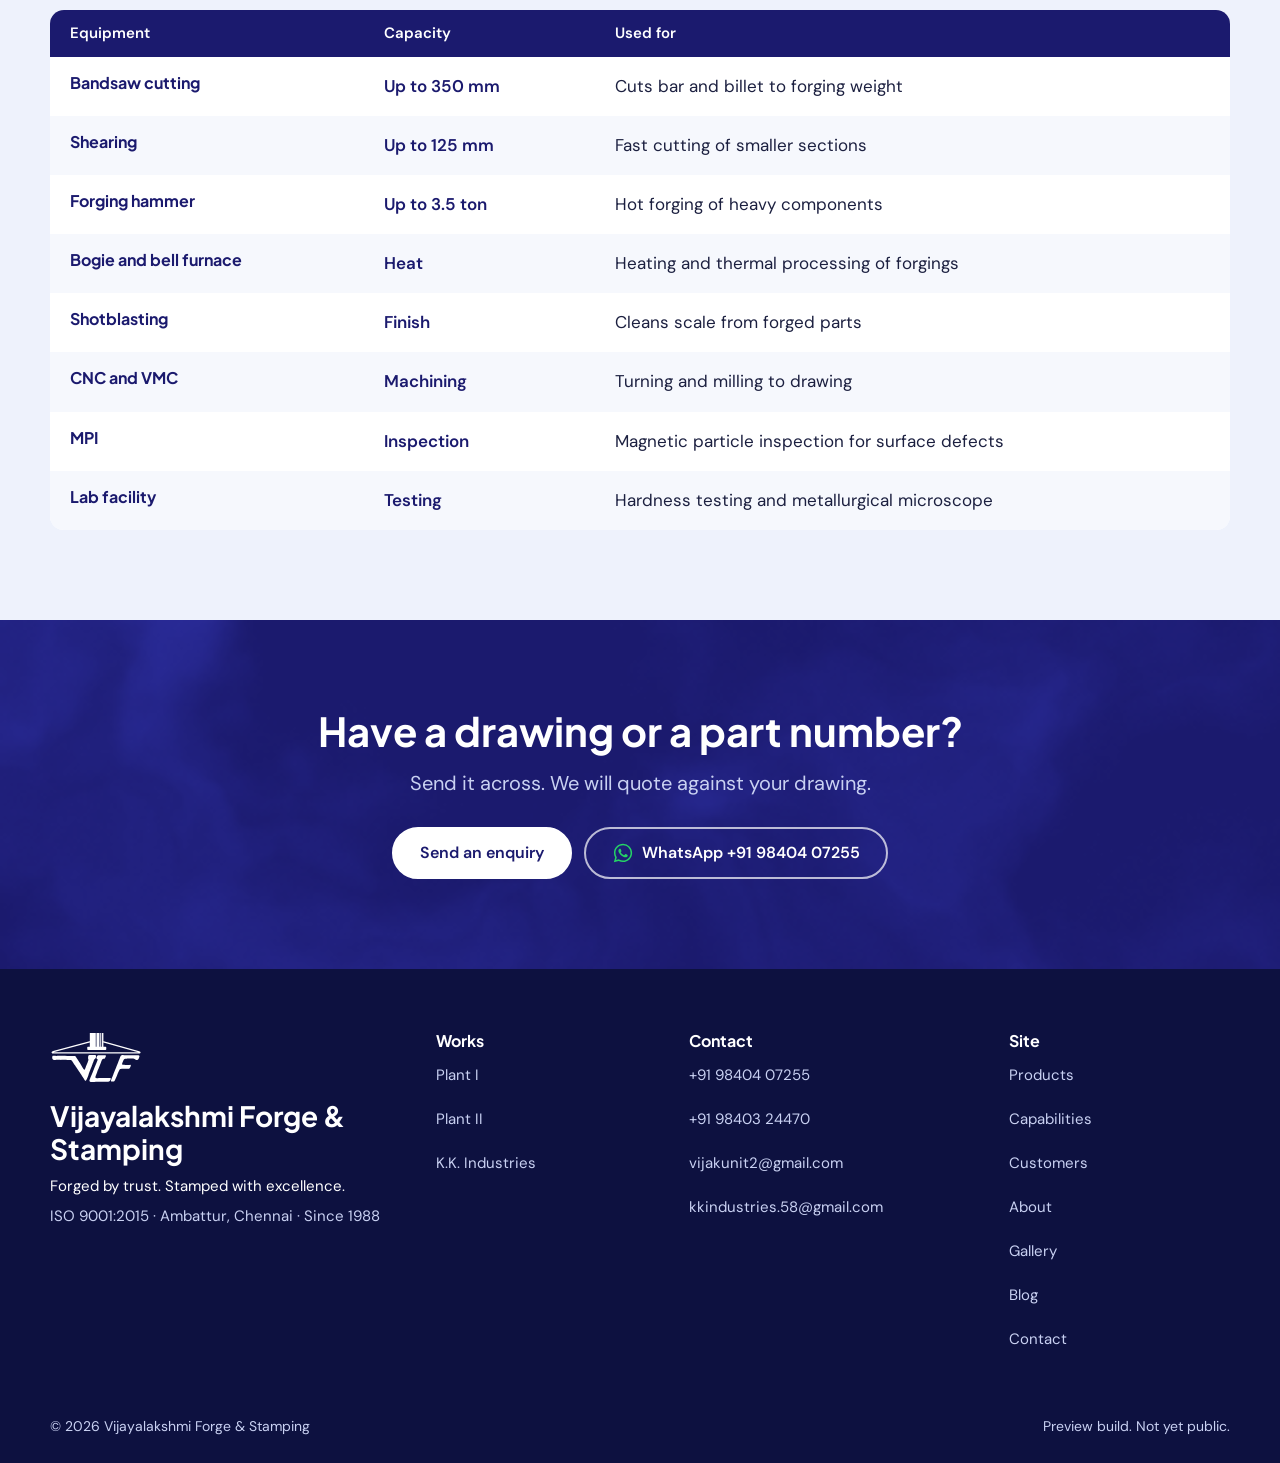
<file: capabilities.html>
<!doctype html>
<html lang="en-IN">
<head>
<meta charset="utf-8">
<meta name="viewport" content="width=device-width, initial-scale=1">
<script>(function(){var d=document.documentElement;d.className+=' js';try{if(matchMedia('(prefers-reduced-motion: reduce)').matches)return;var s=sessionStorage;if(!s.getItem('vlf-seen')){s.setItem('vlf-seen','1');d.className+=' ld'}else if(s.getItem('vlf-pt')){s.removeItem('vlf-pt');d.className+=' pt-in'}}catch(e){}})();</script>
<title>Capabilities | Vijayalakshmi Forge &amp; Stamping</title>
<meta name="description" content="Bandsaw cutting to 350 mm, hammer forging to 3.5 ton, CNC and VMC machining, MPI and an in-house lab.">
<meta name="robots" content="noindex, nofollow">
<link rel="canonical" href="https://vijlakforge.com/capabilities">
<meta property="og:site_name" content="Vijayalakshmi Forge &amp; Stamping">
<meta property="og:title" content="Capabilities | Vijayalakshmi Forge &amp; Stamping">
<meta property="og:description" content="Bandsaw cutting to 350 mm, hammer forging to 3.5 ton, CNC and VMC machining, MPI and an in-house lab.">
<meta property="og:type" content="website">
<meta property="og:url" content="https://vijlakforge.com/capabilities">
<meta property="og:image" content="https://vijlakforge.com/assets/img/p-chain-02.webp">
<meta property="og:locale" content="en_IN">
<meta name="twitter:card" content="summary_large_image">
<meta name="geo.region" content="IN-TN">
<meta name="geo.placename" content="Ambattur, Chennai">
<meta name="theme-color" content="#1B1A6E">
<link rel="icon" href="favicon.png" type="image/png">
<link rel="apple-touch-icon" href="favicon.png">
<link rel="alternate" type="text/plain" href="llms.txt" title="Site summary for AI assistants">
<link rel="sitemap" type="application/xml" href="sitemap.xml">
<link rel="preconnect" href="https://fonts.googleapis.com">
<link rel="preconnect" href="https://fonts.gstatic.com" crossorigin>
<link rel="stylesheet" href="https://fonts.googleapis.com/css2?family=Plus+Jakarta+Sans:wght@600;700;800&family=DM+Sans:opsz,wght@9..40,400;9..40,500;9..40,600;9..40,700&display=swap">
<link rel="stylesheet" href="styles.css?v=9178198ec607">
<script type="speculationrules">{"prefetch":[{"where":{"and":[{"href_matches":"/*"},{"not":{"selector_matches":"[target=_blank]"}}]},"eagerness":"moderate"}]}</script>
<script type="application/ld+json">{"@context":"https://schema.org","@graph":[{"@type":"Organization","@id":"https://vijlakforge.com/#org","name":"Vijayalakshmi Forge & Stamping","url":"https://vijlakforge.com/"},{"@type":"BreadcrumbList","itemListElement":[{"@type":"ListItem","position":1,"name":"Home","item":"https://vijlakforge.com/"},{"@type":"ListItem","position":2,"name":"Capabilities","item":"https://vijlakforge.com/capabilities"}]}]}</script>
</head>
<body>
<div id="ld" aria-hidden="true">
  <div class="ld-bands"><i style="--i:0"></i><i style="--i:1"></i><i style="--i:2"></i><i style="--i:3"></i><i style="--i:4"></i><i style="--i:5"></i></div>
  <div class="ld-in">
    <svg class="ld-svg" viewBox="0 0 1220 660" focusable="false">
      <defs>
        <linearGradient id="ld-heat" gradientUnits="userSpaceOnUse" x1="0" y1="290" x2="0" y2="655">
          <stop offset="0" stop-color="#ff7a1a"/><stop offset=".45" stop-color="#ffc35c"/><stop offset="1" stop-color="#e0441a"/>
        </linearGradient>
      </defs>
      <g class="ld-shake">
        <rect class="ld-billet" x="200" y="278" width="820" height="300" rx="52" fill="url(#ld-heat)"/>
        <g class="ld-hot" fill="url(#ld-heat)"><path d="M571.0 292.1C564.7 292.6 554.1 292.7 547.5 292.4C532.5 291.7 519.1 293.2 514.5 296.0C509.9 298.9 507.4 304.6 505.5 317.5C503.4 330.9 503.9 338.7 507.4 346.0C510.5 352.7 510.6 355.8 507.9 364.6C504.8 374.7 492.0 408.4 483.5 429.0C479.4 438.8 474.5 451.1 472.6 456.2C464.3 479.0 459.8 487.0 455.2 487.0C451.0 487.0 444.6 477.9 416.0 431.0C388.6 386.0 383.4 377.8 364.1 349.0C338.3 310.3 337.7 309.5 331.5 306.5L326.5 304.0L228.0 303.4C173.8 303.0 123.4 302.9 116.0 303.0C94.2 303.5 71.6 303.5 55.5 303.0C37.8 302.5 35.2 303.4 31.2 311.0C29.0 315.1 28.9 316.4 29.3 326.5C30.0 343.2 33.5 350.8 42.0 354.4C47.3 356.6 74.5 357.3 92.0 355.8C103.9 354.7 109.8 354.7 125.0 355.7C138.6 356.7 147.9 356.8 160.2 356.0C170.5 355.4 180.0 355.4 185.2 356.0C189.8 356.5 211.7 356.9 234.0 356.8C279.9 356.6 279.9 356.6 287.2 364.8C291.9 370.0 306.6 391.9 315.8 407.5C319.7 414.1 325.1 422.2 327.9 425.5C333.3 431.9 346.8 451.8 361.4 475.0C366.2 482.7 375.0 495.7 380.9 503.8C394.9 523.1 402.3 534.1 412.7 551.3C417.4 559.1 427.2 574.3 434.4 585.0C441.7 595.7 450.7 609.7 454.4 616.0C462.2 629.2 465.1 632.7 469.1 633.5C475.6 634.9 480.8 628.9 488.6 610.8C491.1 605.1 495.8 594.4 499.0 587.0C502.2 579.6 506.7 567.4 509.0 560.0C517.9 531.1 521.5 520.8 529.7 500.5C534.4 488.9 541.7 470.3 546.0 459.0C550.3 447.7 558.0 427.2 563.2 413.5C568.5 399.7 575.5 380.8 579.0 371.5C586.6 350.7 587.6 349.0 595.1 344.4C602.3 340.0 606.4 334.8 608.9 326.5C614.8 307.6 611.2 296.5 598.0 292.6C592.3 290.9 589.1 290.8 571.0 292.1Z"/><path d="M650.5 295.0C630.0 295.7 628.2 296.9 620.0 315.9C612.8 332.4 613.7 337.6 624.5 343.3C635.7 349.2 635.6 349.8 618.5 391.0C612.6 405.0 603.2 428.0 597.6 442.0C591.9 456.0 584.3 474.5 580.7 483.0C573.4 500.5 557.8 539.2 546.7 567.5C542.6 577.9 536.5 592.9 533.1 600.8C519.4 632.7 519.3 641.1 532.3 647.4C538.5 650.5 536.5 650.4 587.5 649.1C609.5 648.5 657.9 647.8 695.0 647.5C732.1 647.2 766.8 646.5 772.0 645.9C788.7 644.0 791.4 641.8 801.2 622.8C807.9 609.7 808.4 605.9 804.4 601.1C800.3 596.2 796.9 595.7 771.9 596.4C759.6 596.7 725.4 597.4 696.0 597.9C666.6 598.4 640.7 599.1 638.5 599.5C636.3 599.9 628.8 599.7 621.8 599.1C604.8 597.8 601.0 595.7 601.0 587.8C601.0 581.7 611.2 552.2 625.8 516.0C630.8 503.6 636.9 488.3 639.3 482.0C641.8 475.7 648.8 458.3 655.0 443.5C661.2 428.6 670.0 406.7 674.6 394.7C692.7 347.2 694.8 344.3 712.5 342.5C719.9 341.7 723.4 340.4 726.3 337.2C729.3 333.9 742.0 307.1 742.0 304.1C742.0 300.4 738.8 296.4 734.7 295.1C731.5 294.0 679.3 294.0 650.5 295.0Z"/><path d="M950.5 293.9C940.0 296.5 936.4 301.3 929.2 322.1C924.8 334.8 913.3 364.7 904.2 387.5C900.9 395.7 890.7 421.4 881.5 444.5C872.4 467.6 860.4 497.9 854.9 511.8C849.4 525.8 843.1 542.3 840.9 548.6C837.1 559.8 819.0 603.0 814.4 612.2C810.8 619.4 807.0 633.5 807.7 637.1C808.9 643.1 812.1 644.0 832.2 644.0C853.4 644.0 853.8 643.8 859.0 631.2C860.8 627.0 865.8 616.0 870.1 606.8C874.4 597.6 883.4 577.2 889.9 561.3C916.6 496.9 923.9 482.2 931.0 478.5C936.7 475.6 966.7 473.8 1006.5 474.2C1048.8 474.5 1049.6 474.4 1055.2 468.2C1058.7 464.3 1060.9 460.1 1068.5 443.4C1073.8 431.5 1074.0 429.8 1069.9 425.8L1066.8 422.7L1050.7 423.5C1041.8 424.0 1031.8 424.3 1028.5 424.2C1025.2 424.1 1011.7 423.9 998.5 423.7C953.4 423.1 950.7 420.7 961.6 392.2C980.6 342.6 982.8 340.6 1015.5 340.4C1026.5 340.3 1048.3 340.0 1064.0 339.6C1109.3 338.4 1120.2 340.2 1127.0 349.6C1132.0 356.6 1135.0 358.0 1145.1 358.0C1167.7 358.0 1171.7 354.7 1180.7 328.4C1187.1 309.8 1187.3 308.8 1186.0 303.8C1183.6 295.1 1176.7 292.1 1163.6 294.0C1147.9 296.3 1036.7 297.0 1021.2 294.9C1014.4 294.0 1011.0 294.1 1001.2 295.5C989.6 297.1 989.2 297.1 980.6 295.1C971.7 293.0 956.8 292.4 950.5 293.9Z"/></g>
        <g class="ld-cool" fill="#fff"><path d="M571.0 292.1C564.7 292.6 554.1 292.7 547.5 292.4C532.5 291.7 519.1 293.2 514.5 296.0C509.9 298.9 507.4 304.6 505.5 317.5C503.4 330.9 503.9 338.7 507.4 346.0C510.5 352.7 510.6 355.8 507.9 364.6C504.8 374.7 492.0 408.4 483.5 429.0C479.4 438.8 474.5 451.1 472.6 456.2C464.3 479.0 459.8 487.0 455.2 487.0C451.0 487.0 444.6 477.9 416.0 431.0C388.6 386.0 383.4 377.8 364.1 349.0C338.3 310.3 337.7 309.5 331.5 306.5L326.5 304.0L228.0 303.4C173.8 303.0 123.4 302.9 116.0 303.0C94.2 303.5 71.6 303.5 55.5 303.0C37.8 302.5 35.2 303.4 31.2 311.0C29.0 315.1 28.9 316.4 29.3 326.5C30.0 343.2 33.5 350.8 42.0 354.4C47.3 356.6 74.5 357.3 92.0 355.8C103.9 354.7 109.8 354.7 125.0 355.7C138.6 356.7 147.9 356.8 160.2 356.0C170.5 355.4 180.0 355.4 185.2 356.0C189.8 356.5 211.7 356.9 234.0 356.8C279.9 356.6 279.9 356.6 287.2 364.8C291.9 370.0 306.6 391.9 315.8 407.5C319.7 414.1 325.1 422.2 327.9 425.5C333.3 431.9 346.8 451.8 361.4 475.0C366.2 482.7 375.0 495.7 380.9 503.8C394.9 523.1 402.3 534.1 412.7 551.3C417.4 559.1 427.2 574.3 434.4 585.0C441.7 595.7 450.7 609.7 454.4 616.0C462.2 629.2 465.1 632.7 469.1 633.5C475.6 634.9 480.8 628.9 488.6 610.8C491.1 605.1 495.8 594.4 499.0 587.0C502.2 579.6 506.7 567.4 509.0 560.0C517.9 531.1 521.5 520.8 529.7 500.5C534.4 488.9 541.7 470.3 546.0 459.0C550.3 447.7 558.0 427.2 563.2 413.5C568.5 399.7 575.5 380.8 579.0 371.5C586.6 350.7 587.6 349.0 595.1 344.4C602.3 340.0 606.4 334.8 608.9 326.5C614.8 307.6 611.2 296.5 598.0 292.6C592.3 290.9 589.1 290.8 571.0 292.1Z"/><path d="M650.5 295.0C630.0 295.7 628.2 296.9 620.0 315.9C612.8 332.4 613.7 337.6 624.5 343.3C635.7 349.2 635.6 349.8 618.5 391.0C612.6 405.0 603.2 428.0 597.6 442.0C591.9 456.0 584.3 474.5 580.7 483.0C573.4 500.5 557.8 539.2 546.7 567.5C542.6 577.9 536.5 592.9 533.1 600.8C519.4 632.7 519.3 641.1 532.3 647.4C538.5 650.5 536.5 650.4 587.5 649.1C609.5 648.5 657.9 647.8 695.0 647.5C732.1 647.2 766.8 646.5 772.0 645.9C788.7 644.0 791.4 641.8 801.2 622.8C807.9 609.7 808.4 605.9 804.4 601.1C800.3 596.2 796.9 595.7 771.9 596.4C759.6 596.7 725.4 597.4 696.0 597.9C666.6 598.4 640.7 599.1 638.5 599.5C636.3 599.9 628.8 599.7 621.8 599.1C604.8 597.8 601.0 595.7 601.0 587.8C601.0 581.7 611.2 552.2 625.8 516.0C630.8 503.6 636.9 488.3 639.3 482.0C641.8 475.7 648.8 458.3 655.0 443.5C661.2 428.6 670.0 406.7 674.6 394.7C692.7 347.2 694.8 344.3 712.5 342.5C719.9 341.7 723.4 340.4 726.3 337.2C729.3 333.9 742.0 307.1 742.0 304.1C742.0 300.4 738.8 296.4 734.7 295.1C731.5 294.0 679.3 294.0 650.5 295.0Z"/><path d="M950.5 293.9C940.0 296.5 936.4 301.3 929.2 322.1C924.8 334.8 913.3 364.7 904.2 387.5C900.9 395.7 890.7 421.4 881.5 444.5C872.4 467.6 860.4 497.9 854.9 511.8C849.4 525.8 843.1 542.3 840.9 548.6C837.1 559.8 819.0 603.0 814.4 612.2C810.8 619.4 807.0 633.5 807.7 637.1C808.9 643.1 812.1 644.0 832.2 644.0C853.4 644.0 853.8 643.8 859.0 631.2C860.8 627.0 865.8 616.0 870.1 606.8C874.4 597.6 883.4 577.2 889.9 561.3C916.6 496.9 923.9 482.2 931.0 478.5C936.7 475.6 966.7 473.8 1006.5 474.2C1048.8 474.5 1049.6 474.4 1055.2 468.2C1058.7 464.3 1060.9 460.1 1068.5 443.4C1073.8 431.5 1074.0 429.8 1069.9 425.8L1066.8 422.7L1050.7 423.5C1041.8 424.0 1031.8 424.3 1028.5 424.2C1025.2 424.1 1011.7 423.9 998.5 423.7C953.4 423.1 950.7 420.7 961.6 392.2C980.6 342.6 982.8 340.6 1015.5 340.4C1026.5 340.3 1048.3 340.0 1064.0 339.6C1109.3 338.4 1120.2 340.2 1127.0 349.6C1132.0 356.6 1135.0 358.0 1145.1 358.0C1167.7 358.0 1171.7 354.7 1180.7 328.4C1187.1 309.8 1187.3 308.8 1186.0 303.8C1183.6 295.1 1176.7 292.1 1163.6 294.0C1147.9 296.3 1036.7 297.0 1021.2 294.9C1014.4 294.0 1011.0 294.1 1001.2 295.5C989.6 297.1 989.2 297.1 980.6 295.1C971.7 293.0 956.8 292.4 950.5 293.9Z"/></g>
        <g class="ld-sparks"><rect class="ld-spark" x="288" y="282" width="27" height="8" rx="4" fill="#ffffff" style="--dx:-310px;--dy:-114px;--r:-11deg;--t:0.72s;--j:0.023s"/><rect class="ld-spark" x="355" y="282" width="29" height="8" rx="4" fill="#ffd27a" style="--dx:-185px;--dy:-147px;--r:78deg;--t:0.72s;--j:0.016s"/><rect class="ld-spark" x="876" y="282" width="16" height="8" rx="4" fill="#ffd27a" style="--dx:217px;--dy:-129px;--r:176deg;--t:0.72s;--j:0.023s"/><rect class="ld-spark" x="361" y="282" width="26" height="8" rx="4" fill="#ffffff" style="--dx:-233px;--dy:-105px;--r:21deg;--t:0.72s;--j:0.021s"/><rect class="ld-spark" x="766" y="282" width="25" height="8" rx="4" fill="#ffd27a" style="--dx:340px;--dy:-282px;--r:-126deg;--t:0.72s;--j:0.060s"/><rect class="ld-spark" x="927" y="282" width="32" height="8" rx="4" fill="#ffffff" style="--dx:85px;--dy:-230px;--r:3deg;--t:0.72s;--j:0.055s"/><rect class="ld-spark" x="337" y="282" width="37" height="8" rx="4" fill="#ffffff" style="--dx:-113px;--dy:-175px;--r:36deg;--t:0.72s;--j:0.002s"/><rect class="ld-spark" x="384" y="282" width="28" height="8" rx="4" fill="#ff6a1a" style="--dx:-322px;--dy:-93px;--r:-165deg;--t:0.72s;--j:0.040s"/><rect class="ld-spark" x="265" y="282" width="32" height="8" rx="4" fill="#ffffff" style="--dx:-85px;--dy:-143px;--r:-183deg;--t:0.72s;--j:0.042s"/><rect class="ld-spark" x="1035" y="282" width="27" height="8" rx="4" fill="#ffd27a" style="--dx:241px;--dy:-93px;--r:108deg;--t:0.72s;--j:0.032s"/><rect class="ld-spark" x="927" y="282" width="29" height="8" rx="4" fill="#ffffff" style="--dx:135px;--dy:-288px;--r:164deg;--t:0.72s;--j:0.040s"/><rect class="ld-spark" x="706" y="282" width="37" height="8" rx="4" fill="#ff9a2e" style="--dx:284px;--dy:-264px;--r:7deg;--t:0.72s;--j:0.034s"/><rect class="ld-spark" x="545" y="282" width="20" height="8" rx="4" fill="#ffffff" style="--dx:-48px;--dy:-192px;--r:-6deg;--t:0.72s;--j:0.021s"/><rect class="ld-spark" x="475" y="282" width="26" height="8" rx="4" fill="#ffd27a" style="--dx:-222px;--dy:-203px;--r:122deg;--t:0.72s;--j:0.038s"/><rect class="ld-spark" x="655" y="282" width="35" height="8" rx="4" fill="#ff6a1a" style="--dx:85px;--dy:-188px;--r:-187deg;--t:0.72s;--j:0.057s"/><rect class="ld-spark" x="232" y="282" width="22" height="8" rx="4" fill="#ff6a1a" style="--dx:-342px;--dy:-239px;--r:-156deg;--t:0.72s;--j:0.037s"/><rect class="ld-spark" x="1011" y="282" width="34" height="8" rx="4" fill="#ff6a1a" style="--dx:328px;--dy:-71px;--r:-99deg;--t:1.16s;--j:0.013s"/><rect class="ld-spark" x="201" y="282" width="34" height="8" rx="4" fill="#ff6a1a" style="--dx:-238px;--dy:-210px;--r:18deg;--t:1.16s;--j:0.027s"/><rect class="ld-spark" x="406" y="282" width="23" height="8" rx="4" fill="#ffffff" style="--dx:-109px;--dy:-166px;--r:-31deg;--t:1.16s;--j:0.053s"/><rect class="ld-spark" x="315" y="282" width="20" height="8" rx="4" fill="#ff6a1a" style="--dx:-138px;--dy:-94px;--r:199deg;--t:1.16s;--j:0.040s"/><rect class="ld-spark" x="330" y="282" width="36" height="8" rx="4" fill="#ff6a1a" style="--dx:-322px;--dy:-234px;--r:116deg;--t:1.16s;--j:0.021s"/><rect class="ld-spark" x="1033" y="282" width="32" height="8" rx="4" fill="#ffffff" style="--dx:341px;--dy:-239px;--r:62deg;--t:1.16s;--j:0.015s"/><rect class="ld-spark" x="416" y="282" width="31" height="8" rx="4" fill="#ffffff" style="--dx:-218px;--dy:-249px;--r:160deg;--t:1.16s;--j:0.028s"/><rect class="ld-spark" x="670" y="282" width="21" height="8" rx="4" fill="#ff6a1a" style="--dx:372px;--dy:-172px;--r:126deg;--t:1.16s;--j:0.050s"/><rect class="ld-spark" x="941" y="282" width="23" height="8" rx="4" fill="#ffffff" style="--dx:279px;--dy:-170px;--r:-75deg;--t:1.16s;--j:0.012s"/><rect class="ld-spark" x="620" y="282" width="34" height="8" rx="4" fill="#ffd27a" style="--dx:369px;--dy:-69px;--r:163deg;--t:1.16s;--j:0.011s"/><rect class="ld-spark" x="825" y="282" width="21" height="8" rx="4" fill="#ffd27a" style="--dx:91px;--dy:-118px;--r:102deg;--t:1.16s;--j:0.008s"/><rect class="ld-spark" x="404" y="282" width="36" height="8" rx="4" fill="#ffd27a" style="--dx:-288px;--dy:-65px;--r:-177deg;--t:1.16s;--j:0.022s"/><rect class="ld-spark" x="390" y="282" width="17" height="8" rx="4" fill="#ffd27a" style="--dx:-98px;--dy:-67px;--r:-51deg;--t:1.16s;--j:0.008s"/><rect class="ld-spark" x="379" y="282" width="30" height="8" rx="4" fill="#ffd27a" style="--dx:-245px;--dy:-201px;--r:42deg;--t:1.48s;--j:0.055s"/><rect class="ld-spark" x="583" y="282" width="28" height="8" rx="4" fill="#ffffff" style="--dx:-261px;--dy:-229px;--r:-41deg;--t:1.48s;--j:0.052s"/><rect class="ld-spark" x="374" y="282" width="16" height="8" rx="4" fill="#ffd27a" style="--dx:-74px;--dy:-147px;--r:-136deg;--t:1.48s;--j:0.057s"/><rect class="ld-spark" x="208" y="282" width="29" height="8" rx="4" fill="#ffffff" style="--dx:-284px;--dy:-117px;--r:86deg;--t:1.48s;--j:0.055s"/><rect class="ld-spark" x="518" y="282" width="35" height="8" rx="4" fill="#ffd27a" style="--dx:-321px;--dy:-284px;--r:-186deg;--t:1.48s;--j:0.030s"/><rect class="ld-spark" x="397" y="282" width="25" height="8" rx="4" fill="#ffffff" style="--dx:-253px;--dy:-264px;--r:30deg;--t:1.48s;--j:0.032s"/><rect class="ld-spark" x="529" y="282" width="17" height="8" rx="4" fill="#ff6a1a" style="--dx:-147px;--dy:-279px;--r:196deg;--t:1.48s;--j:0.040s"/><rect class="ld-spark" x="314" y="282" width="29" height="8" rx="4" fill="#ff9a2e" style="--dx:-298px;--dy:-276px;--r:53deg;--t:1.48s;--j:0.059s"/><rect class="ld-spark" x="405" y="282" width="27" height="8" rx="4" fill="#ff6a1a" style="--dx:-101px;--dy:-210px;--r:120deg;--t:1.48s;--j:0.025s"/></g>
        <g class="ld-hammer" fill="#fff" color="#fff"><g class="ld-ram"><rect x="528" y="0" width="79" height="186"/><rect x="616" y="0" width="40" height="186"/><rect x="666" y="0" width="14" height="186"/><rect x="690" y="0" width="18" height="186"/><rect x="494" y="182" width="252" height="42" rx="9"/><path d="M526 117 L44 248 Q20 256 34 265 L1186 265 Q1202 257 1182 249 L710 117" fill="none" stroke="currentColor" stroke-width="17" stroke-linejoin="round" stroke-linecap="round"/></g></g>
      </g>
    </svg>
    <p class="ld-name"><span class="ld-w"><span style="--i:0">V</span><span style="--i:1">i</span><span style="--i:2">j</span><span style="--i:3">a</span><span style="--i:4">y</span><span style="--i:5">a</span><span style="--i:6">l</span><span style="--i:7">a</span><span style="--i:8">k</span><span style="--i:9">s</span><span style="--i:10">h</span><span style="--i:11">m</span><span style="--i:12">i</span></span> <span class="ld-w"><span style="--i:14">F</span><span style="--i:15">o</span><span style="--i:16">r</span><span style="--i:17">g</span><span style="--i:18">e</span></span> <span class="ld-w"><span style="--i:20">&amp;</span></span> <span class="ld-w"><span style="--i:22">S</span><span style="--i:23">t</span><span style="--i:24">a</span><span style="--i:25">m</span><span style="--i:26">p</span><span style="--i:27">i</span><span style="--i:28">n</span><span style="--i:29">g</span></span></p>
    <p class="ld-line">Forging since 1988 · Ambattur, Chennai</p>
  </div>
</div>
<div id="pt" aria-hidden="true"><div class="ld-bands"><i style="--i:0"></i><i style="--i:1"></i><i style="--i:2"></i><i style="--i:3"></i><i style="--i:4"></i><i style="--i:5"></i></div><svg class="pt-mark" viewBox="0 0 1220 660" aria-hidden="true" focusable="false" fill="currentColor"><g class=""><rect x="528" y="0" width="79" height="186"/><rect x="616" y="0" width="40" height="186"/><rect x="666" y="0" width="14" height="186"/><rect x="690" y="0" width="18" height="186"/><rect x="494" y="182" width="252" height="42" rx="9"/><path d="M526 117 L44 248 Q20 256 34 265 L1186 265 Q1202 257 1182 249 L710 117" fill="none" stroke="currentColor" stroke-width="17" stroke-linejoin="round" stroke-linecap="round"/></g><path class="" d="M571.0 292.1C564.7 292.6 554.1 292.7 547.5 292.4C532.5 291.7 519.1 293.2 514.5 296.0C509.9 298.9 507.4 304.6 505.5 317.5C503.4 330.9 503.9 338.7 507.4 346.0C510.5 352.7 510.6 355.8 507.9 364.6C504.8 374.7 492.0 408.4 483.5 429.0C479.4 438.8 474.5 451.1 472.6 456.2C464.3 479.0 459.8 487.0 455.2 487.0C451.0 487.0 444.6 477.9 416.0 431.0C388.6 386.0 383.4 377.8 364.1 349.0C338.3 310.3 337.7 309.5 331.5 306.5L326.5 304.0L228.0 303.4C173.8 303.0 123.4 302.9 116.0 303.0C94.2 303.5 71.6 303.5 55.5 303.0C37.8 302.5 35.2 303.4 31.2 311.0C29.0 315.1 28.9 316.4 29.3 326.5C30.0 343.2 33.5 350.8 42.0 354.4C47.3 356.6 74.5 357.3 92.0 355.8C103.9 354.7 109.8 354.7 125.0 355.7C138.6 356.7 147.9 356.8 160.2 356.0C170.5 355.4 180.0 355.4 185.2 356.0C189.8 356.5 211.7 356.9 234.0 356.8C279.9 356.6 279.9 356.6 287.2 364.8C291.9 370.0 306.6 391.9 315.8 407.5C319.7 414.1 325.1 422.2 327.9 425.5C333.3 431.9 346.8 451.8 361.4 475.0C366.2 482.7 375.0 495.7 380.9 503.8C394.9 523.1 402.3 534.1 412.7 551.3C417.4 559.1 427.2 574.3 434.4 585.0C441.7 595.7 450.7 609.7 454.4 616.0C462.2 629.2 465.1 632.7 469.1 633.5C475.6 634.9 480.8 628.9 488.6 610.8C491.1 605.1 495.8 594.4 499.0 587.0C502.2 579.6 506.7 567.4 509.0 560.0C517.9 531.1 521.5 520.8 529.7 500.5C534.4 488.9 541.7 470.3 546.0 459.0C550.3 447.7 558.0 427.2 563.2 413.5C568.5 399.7 575.5 380.8 579.0 371.5C586.6 350.7 587.6 349.0 595.1 344.4C602.3 340.0 606.4 334.8 608.9 326.5C614.8 307.6 611.2 296.5 598.0 292.6C592.3 290.9 589.1 290.8 571.0 292.1Z"/><path class="" d="M650.5 295.0C630.0 295.7 628.2 296.9 620.0 315.9C612.8 332.4 613.7 337.6 624.5 343.3C635.7 349.2 635.6 349.8 618.5 391.0C612.6 405.0 603.2 428.0 597.6 442.0C591.9 456.0 584.3 474.5 580.7 483.0C573.4 500.5 557.8 539.2 546.7 567.5C542.6 577.9 536.5 592.9 533.1 600.8C519.4 632.7 519.3 641.1 532.3 647.4C538.5 650.5 536.5 650.4 587.5 649.1C609.5 648.5 657.9 647.8 695.0 647.5C732.1 647.2 766.8 646.5 772.0 645.9C788.7 644.0 791.4 641.8 801.2 622.8C807.9 609.7 808.4 605.9 804.4 601.1C800.3 596.2 796.9 595.7 771.9 596.4C759.6 596.7 725.4 597.4 696.0 597.9C666.6 598.4 640.7 599.1 638.5 599.5C636.3 599.9 628.8 599.7 621.8 599.1C604.8 597.8 601.0 595.7 601.0 587.8C601.0 581.7 611.2 552.2 625.8 516.0C630.8 503.6 636.9 488.3 639.3 482.0C641.8 475.7 648.8 458.3 655.0 443.5C661.2 428.6 670.0 406.7 674.6 394.7C692.7 347.2 694.8 344.3 712.5 342.5C719.9 341.7 723.4 340.4 726.3 337.2C729.3 333.9 742.0 307.1 742.0 304.1C742.0 300.4 738.8 296.4 734.7 295.1C731.5 294.0 679.3 294.0 650.5 295.0Z"/><path class="" d="M950.5 293.9C940.0 296.5 936.4 301.3 929.2 322.1C924.8 334.8 913.3 364.7 904.2 387.5C900.9 395.7 890.7 421.4 881.5 444.5C872.4 467.6 860.4 497.9 854.9 511.8C849.4 525.8 843.1 542.3 840.9 548.6C837.1 559.8 819.0 603.0 814.4 612.2C810.8 619.4 807.0 633.5 807.7 637.1C808.9 643.1 812.1 644.0 832.2 644.0C853.4 644.0 853.8 643.8 859.0 631.2C860.8 627.0 865.8 616.0 870.1 606.8C874.4 597.6 883.4 577.2 889.9 561.3C916.6 496.9 923.9 482.2 931.0 478.5C936.7 475.6 966.7 473.8 1006.5 474.2C1048.8 474.5 1049.6 474.4 1055.2 468.2C1058.7 464.3 1060.9 460.1 1068.5 443.4C1073.8 431.5 1074.0 429.8 1069.9 425.8L1066.8 422.7L1050.7 423.5C1041.8 424.0 1031.8 424.3 1028.5 424.2C1025.2 424.1 1011.7 423.9 998.5 423.7C953.4 423.1 950.7 420.7 961.6 392.2C980.6 342.6 982.8 340.6 1015.5 340.4C1026.5 340.3 1048.3 340.0 1064.0 339.6C1109.3 338.4 1120.2 340.2 1127.0 349.6C1132.0 356.6 1135.0 358.0 1145.1 358.0C1167.7 358.0 1171.7 354.7 1180.7 328.4C1187.1 309.8 1187.3 308.8 1186.0 303.8C1183.6 295.1 1176.7 292.1 1163.6 294.0C1147.9 296.3 1036.7 297.0 1021.2 294.9C1014.4 294.0 1011.0 294.1 1001.2 295.5C989.6 297.1 989.2 297.1 980.6 295.1C971.7 293.0 956.8 292.4 950.5 293.9Z"/></svg></div>
<a class="skip" href="#main">Skip to content</a>
<header class="hdr" data-header>
  <div class="hdr__in">
    <a class="brand" href="./">
      <img src="assets/img/mark-vlf.png" alt="" class="brand__mark" width="305" height="167">
      <span class="brand__txt">
        <span class="brand__name">Vijayalakshmi Forge & Stamping</span>
        <span class="brand__sub">Ambattur, Chennai · Since 1988</span>
      </span>
    </a>
    <nav class="nav" aria-label="Primary" style="--cnt:6">
        <a href="products" style="--n:0">Products</a>
        <a href="capabilities" style="--n:1" aria-current="page">Capabilities</a>
        <a href="customers" style="--n:2">Customers</a>
        <a href="about" style="--n:3">About</a>
        <a href="gallery" style="--n:4">Gallery</a>
        <a href="blog" style="--n:5">Blog</a>
    </nav>
    <div class="hdr__act">
      <a class="btn btn--sm" href="contact">Contact</a>
      <button class="burger" type="button" aria-label="Open menu"
              aria-expanded="false" aria-controls="drawer" data-burger>
        <svg viewBox="0 0 24 24" width="24" height="24" aria-hidden="true"
             fill="none" stroke="currentColor" stroke-width="2" stroke-linecap="round">
          <path d="M3 6h18M3 12h18M3 18h18"/>
        </svg>
      </button>
    </div>
  </div>
</header>
<div class="drawer" id="drawer" data-drawer hidden>
  <button class="drawer__x" type="button" aria-label="Close menu" data-drawer-close>
    <svg viewBox="0 0 24 24" width="26" height="26" fill="none"
         stroke="currentColor" stroke-width="2" stroke-linecap="round">
      <path d="M5 5l14 14M19 5L5 19"/>
    </svg>
  </button>
  <nav class="drawer__nav" aria-label="Mobile">
        <a href="products" style="--n:0">Products</a>
        <a href="capabilities" style="--n:1" aria-current="page">Capabilities</a>
        <a href="customers" style="--n:2">Customers</a>
        <a href="about" style="--n:3">About</a>
        <a href="gallery" style="--n:4">Gallery</a>
        <a href="blog" style="--n:5">Blog</a>
  </nav>
  <a class="btn btn--block" href="contact">Contact</a>
  <div class="drawer__meta">
    <a href="tel:+919840407255">+91 98404 07255</a>
    <a href="mailto:vijakunit2@gmail.com,kkindustries.58@gmail.com?subject=Enquiry%20from%20the%20website">vijakunit2@gmail.com</a>
  </div>
</div>
<main id="main">

<section class="subhero">
  <div class="wrap subhero__in">
    <h1 class="h1">Capabilities</h1>
    <p class="lede">Forging, machining and inspection under one management, so a part does not change hands between steps.</p>
  </div>
</section>
<section class="sec">
  <div class="wrap">
    <div class="sec__head" data-reveal>
  <h2 class="h2">The route a part takes</h2>
  
</div>
    <ol class="route route--v" data-route><li class="rstep">
  <span class="rstep__node"><svg viewBox="0 0 24 24" width="24" height="24" fill="none" stroke="currentColor" stroke-width="1.7" stroke-linecap="round" stroke-linejoin="round" aria-hidden="true"><path d="M3 16l9-4 9 4-9 4-9-4z"/><path d="M3 12l9-4 9 4"/><path d="M3 8l9-4 9 4"/></svg></span>
  <span class="rstep__body"><b>Raw material</b><span>Carbon, alloy and stainless steel, carefully selected for reliable component performance.</span><em>3 steel families</em></span>
</li><li class="rstep">
  <span class="rstep__node"><svg viewBox="0 0 24 24" width="24" height="24" fill="none" stroke="currentColor" stroke-width="1.7" stroke-linecap="round" stroke-linejoin="round" aria-hidden="true"><circle cx="12" cy="12" r="4"/><path d="M12 2v3M12 19v3M2 12h3M19 12h3M5 5l2 2M17 17l2 2M19 5l-2 2M7 17l-2 2"/></svg></span>
  <span class="rstep__body"><b>Cutting</b><span>Bandsaw cutting and shearing bring bar down to forging size.</span><em>Up to 350 mm</em></span>
</li><li class="rstep rstep--hot">
  <span class="rstep__node"><svg viewBox="0 0 24 24" width="24" height="24" fill="none" stroke="currentColor" stroke-width="1.7" stroke-linecap="round" stroke-linejoin="round" aria-hidden="true"><path d="M3 8h14a4 4 0 0 1-4 4h-3l1 3h3v4H6v-4h2l1-3H7a4 4 0 0 1-4-4z"/><path d="M19 3l-1 2M22 6l-2 1M16 2l0 2"/></svg></span>
  <span class="rstep__body"><b>Hot forging</b><span>Hammer forging with controlled processes for strength, accuracy and consistency.</span><em>Up to 3.5 ton hammer</em></span>
</li><li class="rstep">
  <span class="rstep__node"><svg viewBox="0 0 24 24" width="24" height="24" fill="none" stroke="currentColor" stroke-width="1.7" stroke-linecap="round" stroke-linejoin="round" aria-hidden="true"><rect x="9" y="3" width="6" height="8" rx="1"/><path d="M12 11v6l-1.5 3h3L12 17"/><path d="M4 21h16"/></svg></span>
  <span class="rstep__body"><b>Machining</b><span>CNC and VMC machining to meet critical dimensional requirements.</span><em>CNC and VMC</em></span>
</li><li class="rstep">
  <span class="rstep__node"><svg viewBox="0 0 24 24" width="24" height="24" fill="none" stroke="currentColor" stroke-width="1.7" stroke-linecap="round" stroke-linejoin="round" aria-hidden="true"><circle cx="11" cy="11" r="6"/><path d="M21 21l-5-5M8.5 11l2 2 3.5-4"/></svg></span>
  <span class="rstep__body"><b>Inspection</b><span>Systematic inspection at every critical stage, backed by an in-house lab and MPI.</span><em>MPI and lab</em></span>
</li><li class="rstep">
  <span class="rstep__node"><svg viewBox="0 0 24 24" width="24" height="24" fill="none" stroke="currentColor" stroke-width="1.7" stroke-linecap="round" stroke-linejoin="round" aria-hidden="true"><path d="M2 6h11v10H2zM13 9h4l3 3v4h-7"/><circle cx="6.5" cy="17.5" r="1.8"/><circle cx="16.5" cy="17.5" r="1.8"/></svg></span>
  <span class="rstep__body"><b>Dispatch</b><span>Reliable components manufactured to customer specifications, delivered on time.</span><em>To your drawing</em></span>
</li></ol>
  </div>
</section>
<section class="sec sec--alt">
  <div class="wrap">
    <div class="sec__head" data-reveal>
  <h2 class="h2">Equipment and facilities</h2>
  <p class="lede">Photographs of our own plant are on their way. Until then this page lists what we run, in words.</p>
</div>
    <div class="tablewrap" data-reveal>
      <table class="spec">
        <thead><tr><th>Equipment</th><th>Capacity</th><th>Used for</th></tr></thead>
        <tbody><tr><th scope="row">Bandsaw cutting</th><td class="fig">Up to 350 mm</td><td>Cuts bar and billet to forging weight</td></tr><tr><th scope="row">Shearing</th><td class="fig">Up to 125 mm</td><td>Fast cutting of smaller sections</td></tr><tr><th scope="row">Forging hammer</th><td class="fig">Up to 3.5 ton</td><td>Hot forging of heavy components</td></tr><tr><th scope="row">Bogie and bell furnace</th><td class="fig">Heat</td><td>Heating and thermal processing of forgings</td></tr><tr><th scope="row">Shotblasting</th><td class="fig">Finish</td><td>Cleans scale from forged parts</td></tr><tr><th scope="row">CNC and VMC</th><td class="fig">Machining</td><td>Turning and milling to drawing</td></tr><tr><th scope="row">MPI</th><td class="fig">Inspection</td><td>Magnetic particle inspection for surface defects</td></tr><tr><th scope="row">Lab facility</th><td class="fig">Testing</td><td>Hardness testing and metallurgical microscope</td></tr></tbody>
      </table>
    </div>
  </div>
</section>

<section class="band">
  <canvas class="sky" data-base="#1b1a6e" data-tint="#2c2ea0" data-amt=".9" data-scale="1.3" aria-hidden="true"></canvas>
  <div class="wrap band__in" data-reveal>
    <h2 class="h2">Have a drawing or a part number?</h2>
    <p class="lede">Send it across. We will quote against your drawing.</p>
    <div class="band__act">
      <a class="btn btn--light" href="contact#enquire">Send an enquiry</a>
      <a class="btn btn--ghost-light" href="https://wa.me/919840407255?text=Hello%20Vijayalakshmi%20Forge%20%26%20Stamping%2C%20I%20would%20like%20to%20enquire%20about%20forged%20and%20machined%20components.%20Please%20let%20me%20know%20a%20convenient%20time%20to%20discuss."
         target="_blank" rel="noopener"><svg viewBox="0 0 24 24" aria-hidden="true" class="wa-g" width="22" height="22"><path fill="currentColor" d="M12.04 2C6.58 2 2.13 6.45 2.13 11.91c0 1.75.46 3.45 1.32 4.95L2 22l5.25-1.38a9.9 9.9 0 0 0 4.79 1.22h.01c5.46 0 9.91-4.45 9.91-9.91 0-2.65-1.03-5.14-2.9-7.01A9.82 9.82 0 0 0 12.04 2Zm0 18.15h-.01a8.2 8.2 0 0 1-4.19-1.15l-.3-.18-3.12.82.83-3.04-.2-.31a8.18 8.18 0 0 1-1.26-4.38c0-4.54 3.7-8.24 8.25-8.24 2.2 0 4.27.86 5.83 2.42a8.19 8.19 0 0 1 2.41 5.83c0 4.54-3.69 8.23-8.24 8.23Zm4.52-6.16c-.25-.12-1.47-.72-1.69-.81-.23-.08-.39-.12-.56.13-.16.24-.64.8-.78.97-.15.16-.29.18-.53.06-.25-.12-1.05-.39-1.99-1.23-.74-.66-1.23-1.47-1.38-1.72-.14-.25-.01-.38.11-.5.11-.11.25-.29.37-.43.12-.15.16-.25.25-.41.08-.17.04-.31-.02-.43-.06-.12-.56-1.34-.76-1.84-.2-.48-.4-.42-.56-.43h-.47c-.17 0-.43.06-.66.31-.22.25-.86.85-.86 2.07 0 1.22.89 2.4 1.01 2.56.12.17 1.75 2.67 4.23 3.74.59.26 1.05.41 1.41.52.59.19 1.13.16 1.56.1.47-.07 1.47-.6 1.67-1.18.21-.58.21-1.07.15-1.18-.06-.1-.22-.16-.47-.28Z"/></svg>WhatsApp +91 98404 07255</a>
    </div>
  </div>
</section>
</main>

<footer class="foot">
  <div class="wrap foot__in">
    <div class="foot__brand">
      <svg class="foot__mark" viewBox="0 0 1220 660" aria-hidden="true" focusable="false" fill="currentColor"><g class=""><rect x="528" y="0" width="79" height="186"/><rect x="616" y="0" width="40" height="186"/><rect x="666" y="0" width="14" height="186"/><rect x="690" y="0" width="18" height="186"/><rect x="494" y="182" width="252" height="42" rx="9"/><path d="M526 117 L44 248 Q20 256 34 265 L1186 265 Q1202 257 1182 249 L710 117" fill="none" stroke="currentColor" stroke-width="17" stroke-linejoin="round" stroke-linecap="round"/></g><path class="" d="M571.0 292.1C564.7 292.6 554.1 292.7 547.5 292.4C532.5 291.7 519.1 293.2 514.5 296.0C509.9 298.9 507.4 304.6 505.5 317.5C503.4 330.9 503.9 338.7 507.4 346.0C510.5 352.7 510.6 355.8 507.9 364.6C504.8 374.7 492.0 408.4 483.5 429.0C479.4 438.8 474.5 451.1 472.6 456.2C464.3 479.0 459.8 487.0 455.2 487.0C451.0 487.0 444.6 477.9 416.0 431.0C388.6 386.0 383.4 377.8 364.1 349.0C338.3 310.3 337.7 309.5 331.5 306.5L326.5 304.0L228.0 303.4C173.8 303.0 123.4 302.9 116.0 303.0C94.2 303.5 71.6 303.5 55.5 303.0C37.8 302.5 35.2 303.4 31.2 311.0C29.0 315.1 28.9 316.4 29.3 326.5C30.0 343.2 33.5 350.8 42.0 354.4C47.3 356.6 74.5 357.3 92.0 355.8C103.9 354.7 109.8 354.7 125.0 355.7C138.6 356.7 147.9 356.8 160.2 356.0C170.5 355.4 180.0 355.4 185.2 356.0C189.8 356.5 211.7 356.9 234.0 356.8C279.9 356.6 279.9 356.6 287.2 364.8C291.9 370.0 306.6 391.9 315.8 407.5C319.7 414.1 325.1 422.2 327.9 425.5C333.3 431.9 346.8 451.8 361.4 475.0C366.2 482.7 375.0 495.7 380.9 503.8C394.9 523.1 402.3 534.1 412.7 551.3C417.4 559.1 427.2 574.3 434.4 585.0C441.7 595.7 450.7 609.7 454.4 616.0C462.2 629.2 465.1 632.7 469.1 633.5C475.6 634.9 480.8 628.9 488.6 610.8C491.1 605.1 495.8 594.4 499.0 587.0C502.2 579.6 506.7 567.4 509.0 560.0C517.9 531.1 521.5 520.8 529.7 500.5C534.4 488.9 541.7 470.3 546.0 459.0C550.3 447.7 558.0 427.2 563.2 413.5C568.5 399.7 575.5 380.8 579.0 371.5C586.6 350.7 587.6 349.0 595.1 344.4C602.3 340.0 606.4 334.8 608.9 326.5C614.8 307.6 611.2 296.5 598.0 292.6C592.3 290.9 589.1 290.8 571.0 292.1Z"/><path class="" d="M650.5 295.0C630.0 295.7 628.2 296.9 620.0 315.9C612.8 332.4 613.7 337.6 624.5 343.3C635.7 349.2 635.6 349.8 618.5 391.0C612.6 405.0 603.2 428.0 597.6 442.0C591.9 456.0 584.3 474.5 580.7 483.0C573.4 500.5 557.8 539.2 546.7 567.5C542.6 577.9 536.5 592.9 533.1 600.8C519.4 632.7 519.3 641.1 532.3 647.4C538.5 650.5 536.5 650.4 587.5 649.1C609.5 648.5 657.9 647.8 695.0 647.5C732.1 647.2 766.8 646.5 772.0 645.9C788.7 644.0 791.4 641.8 801.2 622.8C807.9 609.7 808.4 605.9 804.4 601.1C800.3 596.2 796.9 595.7 771.9 596.4C759.6 596.7 725.4 597.4 696.0 597.9C666.6 598.4 640.7 599.1 638.5 599.5C636.3 599.9 628.8 599.7 621.8 599.1C604.8 597.8 601.0 595.7 601.0 587.8C601.0 581.7 611.2 552.2 625.8 516.0C630.8 503.6 636.9 488.3 639.3 482.0C641.8 475.7 648.8 458.3 655.0 443.5C661.2 428.6 670.0 406.7 674.6 394.7C692.7 347.2 694.8 344.3 712.5 342.5C719.9 341.7 723.4 340.4 726.3 337.2C729.3 333.9 742.0 307.1 742.0 304.1C742.0 300.4 738.8 296.4 734.7 295.1C731.5 294.0 679.3 294.0 650.5 295.0Z"/><path class="" d="M950.5 293.9C940.0 296.5 936.4 301.3 929.2 322.1C924.8 334.8 913.3 364.7 904.2 387.5C900.9 395.7 890.7 421.4 881.5 444.5C872.4 467.6 860.4 497.9 854.9 511.8C849.4 525.8 843.1 542.3 840.9 548.6C837.1 559.8 819.0 603.0 814.4 612.2C810.8 619.4 807.0 633.5 807.7 637.1C808.9 643.1 812.1 644.0 832.2 644.0C853.4 644.0 853.8 643.8 859.0 631.2C860.8 627.0 865.8 616.0 870.1 606.8C874.4 597.6 883.4 577.2 889.9 561.3C916.6 496.9 923.9 482.2 931.0 478.5C936.7 475.6 966.7 473.8 1006.5 474.2C1048.8 474.5 1049.6 474.4 1055.2 468.2C1058.7 464.3 1060.9 460.1 1068.5 443.4C1073.8 431.5 1074.0 429.8 1069.9 425.8L1066.8 422.7L1050.7 423.5C1041.8 424.0 1031.8 424.3 1028.5 424.2C1025.2 424.1 1011.7 423.9 998.5 423.7C953.4 423.1 950.7 420.7 961.6 392.2C980.6 342.6 982.8 340.6 1015.5 340.4C1026.5 340.3 1048.3 340.0 1064.0 339.6C1109.3 338.4 1120.2 340.2 1127.0 349.6C1132.0 356.6 1135.0 358.0 1145.1 358.0C1167.7 358.0 1171.7 354.7 1180.7 328.4C1187.1 309.8 1187.3 308.8 1186.0 303.8C1183.6 295.1 1176.7 292.1 1163.6 294.0C1147.9 296.3 1036.7 297.0 1021.2 294.9C1014.4 294.0 1011.0 294.1 1001.2 295.5C989.6 297.1 989.2 297.1 980.6 295.1C971.7 293.0 956.8 292.4 950.5 293.9Z"/></svg>
      <p class="foot__name">Vijayalakshmi Forge & Stamping</p>
      <p class="foot__tag">Forged by trust. Stamped with excellence.</p>
      <p class="foot__cert">ISO 9001:2015 · Ambattur, Chennai · Since 1988</p>
    </div>
    <div class="foot__col">
      <h2 class="foot__h">Works</h2>
      <ul><li><a href="about#plant-1">Plant I</a></li><li><a href="about#plant-2">Plant II</a></li><li><a href="about#kk">K.K. Industries</a></li></ul>
    </div>
    <div class="foot__col">
      <h2 class="foot__h">Contact</h2>
      <p><a href="tel:+919840407255">+91 98404 07255</a></p><p><a href="tel:+919840324470">+91 98403 24470</a></p>
      <p><a href="mailto:vijakunit2@gmail.com">vijakunit2@gmail.com</a></p><p><a href="mailto:kkindustries.58@gmail.com">kkindustries.58@gmail.com</a></p>
    </div>
    <div class="foot__col">
      <h2 class="foot__h">Site</h2>
      <ul><li><a href="products">Products</a></li><li><a href="capabilities">Capabilities</a></li><li><a href="customers">Customers</a></li><li><a href="about">About</a></li><li><a href="gallery">Gallery</a></li><li><a href="blog">Blog</a></li><li><a href="contact">Contact</a></li></ul>
    </div>
  </div>
  <div class="wrap foot__base">
    <p>&copy; 2026 Vijayalakshmi Forge & Stamping</p>
    <p class="foot__note">Preview build. Not yet public.</p>
  </div>
</footer>
<a class="wa" href="https://wa.me/919840407255?text=Hello%20Vijayalakshmi%20Forge%20%26%20Stamping%2C%20I%20would%20like%20to%20enquire%20about%20forged%20and%20machined%20components.%20Please%20let%20me%20know%20a%20convenient%20time%20to%20discuss." target="_blank" rel="noopener"
   aria-label="Message us on WhatsApp">
  <svg viewBox="0 0 24 24" aria-hidden="true" class="wa-g" width="22" height="22"><path fill="currentColor" d="M12.04 2C6.58 2 2.13 6.45 2.13 11.91c0 1.75.46 3.45 1.32 4.95L2 22l5.25-1.38a9.9 9.9 0 0 0 4.79 1.22h.01c5.46 0 9.91-4.45 9.91-9.91 0-2.65-1.03-5.14-2.9-7.01A9.82 9.82 0 0 0 12.04 2Zm0 18.15h-.01a8.2 8.2 0 0 1-4.19-1.15l-.3-.18-3.12.82.83-3.04-.2-.31a8.18 8.18 0 0 1-1.26-4.38c0-4.54 3.7-8.24 8.25-8.24 2.2 0 4.27.86 5.83 2.42a8.19 8.19 0 0 1 2.41 5.83c0 4.54-3.69 8.23-8.24 8.23Zm4.52-6.16c-.25-.12-1.47-.72-1.69-.81-.23-.08-.39-.12-.56.13-.16.24-.64.8-.78.97-.15.16-.29.18-.53.06-.25-.12-1.05-.39-1.99-1.23-.74-.66-1.23-1.47-1.38-1.72-.14-.25-.01-.38.11-.5.11-.11.25-.29.37-.43.12-.15.16-.25.25-.41.08-.17.04-.31-.02-.43-.06-.12-.56-1.34-.76-1.84-.2-.48-.4-.42-.56-.43h-.47c-.17 0-.43.06-.66.31-.22.25-.86.85-.86 2.07 0 1.22.89 2.4 1.01 2.56.12.17 1.75 2.67 4.23 3.74.59.26 1.05.41 1.41.52.59.19 1.13.16 1.56.1.47-.07 1.47-.6 1.67-1.18.21-.58.21-1.07.15-1.18-.06-.1-.22-.16-.47-.28Z"/></svg>
</a>
<script src="script.js?v=b48ade5d2a99" defer></script>
<script src="sky.js?v=096594876834" defer></script>
</body>
</html>
</file>
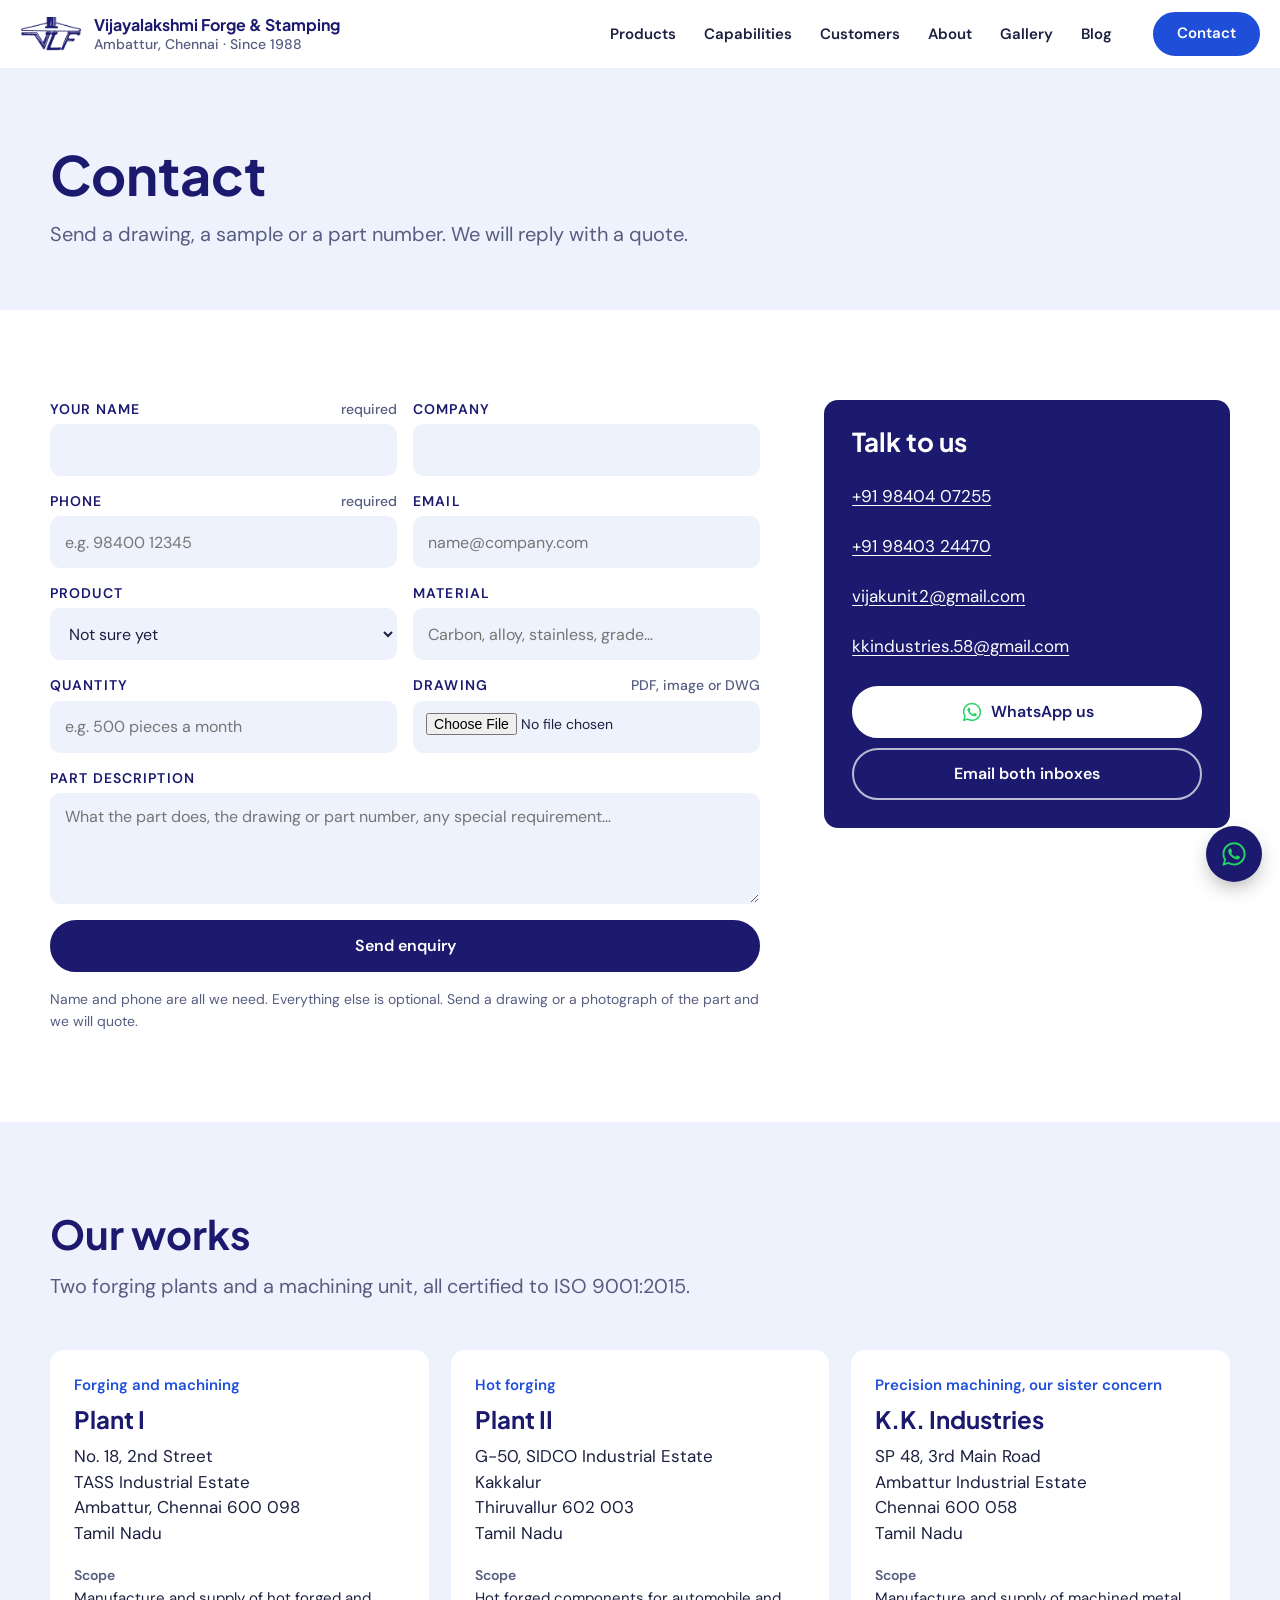
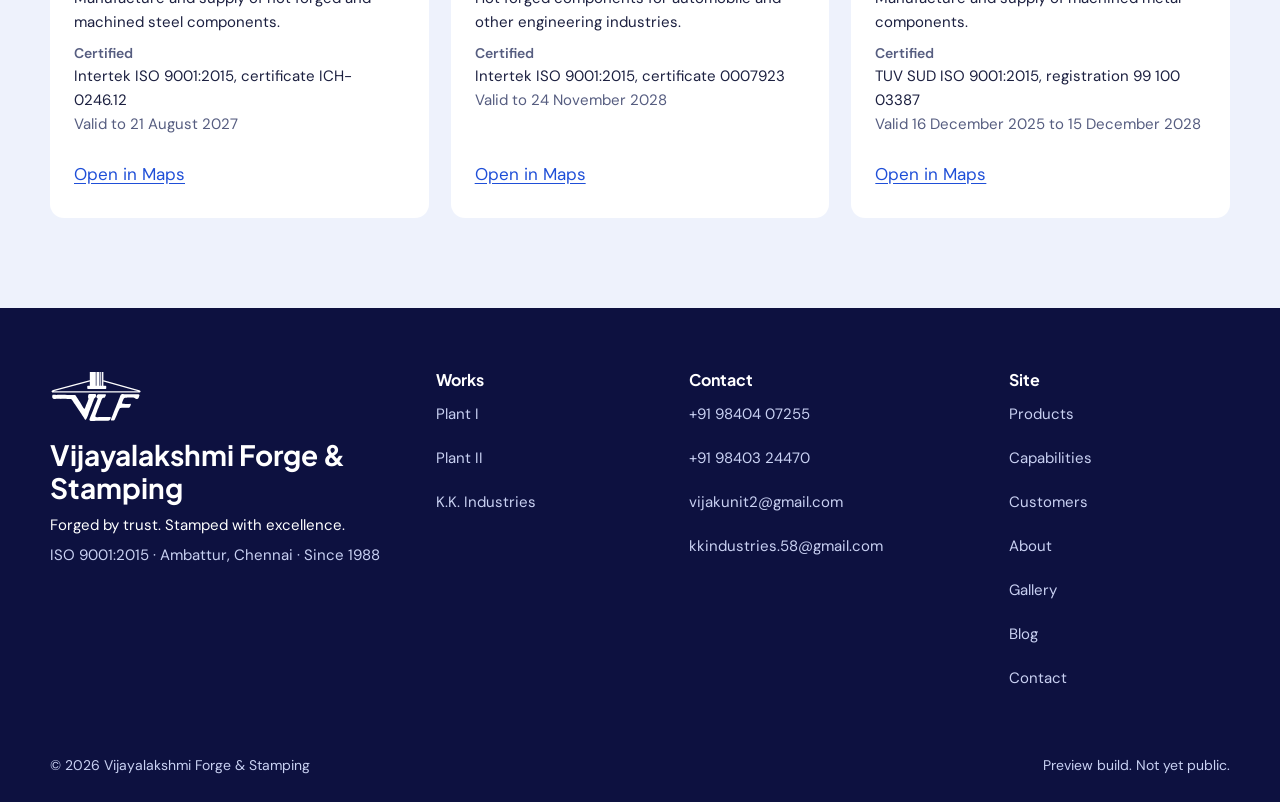
<file: contact.html>
<!doctype html>
<html lang="en-IN">
<head>
<meta charset="utf-8">
<meta name="viewport" content="width=device-width, initial-scale=1">
<script>(function(){var d=document.documentElement;d.className+=' js';try{if(matchMedia('(prefers-reduced-motion: reduce)').matches)return;var s=sessionStorage;if(!s.getItem('vlf-seen')){s.setItem('vlf-seen','1');d.className+=' ld'}else if(s.getItem('vlf-pt')){s.removeItem('vlf-pt');d.className+=' pt-in'}}catch(e){}})();</script>
<title>Contact | Vijayalakshmi Forge &amp; Stamping</title>
<meta name="description" content="Send a drawing or a part number to Vijayalakshmi Forge and Stamping and get a quote.">
<meta name="robots" content="noindex, nofollow">
<link rel="canonical" href="https://vijlakforge.com/contact">
<meta property="og:site_name" content="Vijayalakshmi Forge &amp; Stamping">
<meta property="og:title" content="Contact | Vijayalakshmi Forge &amp; Stamping">
<meta property="og:description" content="Send a drawing or a part number to Vijayalakshmi Forge and Stamping and get a quote.">
<meta property="og:type" content="website">
<meta property="og:url" content="https://vijlakforge.com/contact">
<meta property="og:image" content="https://vijlakforge.com/assets/img/p-chain-02.webp">
<meta property="og:locale" content="en_IN">
<meta name="twitter:card" content="summary_large_image">
<meta name="geo.region" content="IN-TN">
<meta name="geo.placename" content="Ambattur, Chennai">
<meta name="theme-color" content="#1B1A6E">
<link rel="icon" href="favicon.png" type="image/png">
<link rel="apple-touch-icon" href="favicon.png">
<link rel="alternate" type="text/plain" href="llms.txt" title="Site summary for AI assistants">
<link rel="sitemap" type="application/xml" href="sitemap.xml">
<link rel="preconnect" href="https://fonts.googleapis.com">
<link rel="preconnect" href="https://fonts.gstatic.com" crossorigin>
<link rel="stylesheet" href="https://fonts.googleapis.com/css2?family=Plus+Jakarta+Sans:wght@600;700;800&family=DM+Sans:opsz,wght@9..40,400;9..40,500;9..40,600;9..40,700&display=swap">
<link rel="stylesheet" href="styles.css?v=9178198ec607">
<script type="speculationrules">{"prefetch":[{"where":{"and":[{"href_matches":"/*"},{"not":{"selector_matches":"[target=_blank]"}}]},"eagerness":"moderate"}]}</script>
<script type="application/ld+json">{"@context":"https://schema.org","@graph":[{"@type":"Organization","@id":"https://vijlakforge.com/#org","name":"Vijayalakshmi Forge & Stamping","url":"https://vijlakforge.com/"},{"@type":"BreadcrumbList","itemListElement":[{"@type":"ListItem","position":1,"name":"Home","item":"https://vijlakforge.com/"},{"@type":"ListItem","position":2,"name":"Contact","item":"https://vijlakforge.com/contact"}]}]}</script>
</head>
<body>
<div id="ld" aria-hidden="true">
  <div class="ld-bands"><i style="--i:0"></i><i style="--i:1"></i><i style="--i:2"></i><i style="--i:3"></i><i style="--i:4"></i><i style="--i:5"></i></div>
  <div class="ld-in">
    <svg class="ld-svg" viewBox="0 0 1220 660" focusable="false">
      <defs>
        <linearGradient id="ld-heat" gradientUnits="userSpaceOnUse" x1="0" y1="290" x2="0" y2="655">
          <stop offset="0" stop-color="#ff7a1a"/><stop offset=".45" stop-color="#ffc35c"/><stop offset="1" stop-color="#e0441a"/>
        </linearGradient>
      </defs>
      <g class="ld-shake">
        <rect class="ld-billet" x="200" y="278" width="820" height="300" rx="52" fill="url(#ld-heat)"/>
        <g class="ld-hot" fill="url(#ld-heat)"><path d="M571.0 292.1C564.7 292.6 554.1 292.7 547.5 292.4C532.5 291.7 519.1 293.2 514.5 296.0C509.9 298.9 507.4 304.6 505.5 317.5C503.4 330.9 503.9 338.7 507.4 346.0C510.5 352.7 510.6 355.8 507.9 364.6C504.8 374.7 492.0 408.4 483.5 429.0C479.4 438.8 474.5 451.1 472.6 456.2C464.3 479.0 459.8 487.0 455.2 487.0C451.0 487.0 444.6 477.9 416.0 431.0C388.6 386.0 383.4 377.8 364.1 349.0C338.3 310.3 337.7 309.5 331.5 306.5L326.5 304.0L228.0 303.4C173.8 303.0 123.4 302.9 116.0 303.0C94.2 303.5 71.6 303.5 55.5 303.0C37.8 302.5 35.2 303.4 31.2 311.0C29.0 315.1 28.9 316.4 29.3 326.5C30.0 343.2 33.5 350.8 42.0 354.4C47.3 356.6 74.5 357.3 92.0 355.8C103.9 354.7 109.8 354.7 125.0 355.7C138.6 356.7 147.9 356.8 160.2 356.0C170.5 355.4 180.0 355.4 185.2 356.0C189.8 356.5 211.7 356.9 234.0 356.8C279.9 356.6 279.9 356.6 287.2 364.8C291.9 370.0 306.6 391.9 315.8 407.5C319.7 414.1 325.1 422.2 327.9 425.5C333.3 431.9 346.8 451.8 361.4 475.0C366.2 482.7 375.0 495.7 380.9 503.8C394.9 523.1 402.3 534.1 412.7 551.3C417.4 559.1 427.2 574.3 434.4 585.0C441.7 595.7 450.7 609.7 454.4 616.0C462.2 629.2 465.1 632.7 469.1 633.5C475.6 634.9 480.8 628.9 488.6 610.8C491.1 605.1 495.8 594.4 499.0 587.0C502.2 579.6 506.7 567.4 509.0 560.0C517.9 531.1 521.5 520.8 529.7 500.5C534.4 488.9 541.7 470.3 546.0 459.0C550.3 447.7 558.0 427.2 563.2 413.5C568.5 399.7 575.5 380.8 579.0 371.5C586.6 350.7 587.6 349.0 595.1 344.4C602.3 340.0 606.4 334.8 608.9 326.5C614.8 307.6 611.2 296.5 598.0 292.6C592.3 290.9 589.1 290.8 571.0 292.1Z"/><path d="M650.5 295.0C630.0 295.7 628.2 296.9 620.0 315.9C612.8 332.4 613.7 337.6 624.5 343.3C635.7 349.2 635.6 349.8 618.5 391.0C612.6 405.0 603.2 428.0 597.6 442.0C591.9 456.0 584.3 474.5 580.7 483.0C573.4 500.5 557.8 539.2 546.7 567.5C542.6 577.9 536.5 592.9 533.1 600.8C519.4 632.7 519.3 641.1 532.3 647.4C538.5 650.5 536.5 650.4 587.5 649.1C609.5 648.5 657.9 647.8 695.0 647.5C732.1 647.2 766.8 646.5 772.0 645.9C788.7 644.0 791.4 641.8 801.2 622.8C807.9 609.7 808.4 605.9 804.4 601.1C800.3 596.2 796.9 595.7 771.9 596.4C759.6 596.7 725.4 597.4 696.0 597.9C666.6 598.4 640.7 599.1 638.5 599.5C636.3 599.9 628.8 599.7 621.8 599.1C604.8 597.8 601.0 595.7 601.0 587.8C601.0 581.7 611.2 552.2 625.8 516.0C630.8 503.6 636.9 488.3 639.3 482.0C641.8 475.7 648.8 458.3 655.0 443.5C661.2 428.6 670.0 406.7 674.6 394.7C692.7 347.2 694.8 344.3 712.5 342.5C719.9 341.7 723.4 340.4 726.3 337.2C729.3 333.9 742.0 307.1 742.0 304.1C742.0 300.4 738.8 296.4 734.7 295.1C731.5 294.0 679.3 294.0 650.5 295.0Z"/><path d="M950.5 293.9C940.0 296.5 936.4 301.3 929.2 322.1C924.8 334.8 913.3 364.7 904.2 387.5C900.9 395.7 890.7 421.4 881.5 444.5C872.4 467.6 860.4 497.9 854.9 511.8C849.4 525.8 843.1 542.3 840.9 548.6C837.1 559.8 819.0 603.0 814.4 612.2C810.8 619.4 807.0 633.5 807.7 637.1C808.9 643.1 812.1 644.0 832.2 644.0C853.4 644.0 853.8 643.8 859.0 631.2C860.8 627.0 865.8 616.0 870.1 606.8C874.4 597.6 883.4 577.2 889.9 561.3C916.6 496.9 923.9 482.2 931.0 478.5C936.7 475.6 966.7 473.8 1006.5 474.2C1048.8 474.5 1049.6 474.4 1055.2 468.2C1058.7 464.3 1060.9 460.1 1068.5 443.4C1073.8 431.5 1074.0 429.8 1069.9 425.8L1066.8 422.7L1050.7 423.5C1041.8 424.0 1031.8 424.3 1028.5 424.2C1025.2 424.1 1011.7 423.9 998.5 423.7C953.4 423.1 950.7 420.7 961.6 392.2C980.6 342.6 982.8 340.6 1015.5 340.4C1026.5 340.3 1048.3 340.0 1064.0 339.6C1109.3 338.4 1120.2 340.2 1127.0 349.6C1132.0 356.6 1135.0 358.0 1145.1 358.0C1167.7 358.0 1171.7 354.7 1180.7 328.4C1187.1 309.8 1187.3 308.8 1186.0 303.8C1183.6 295.1 1176.7 292.1 1163.6 294.0C1147.9 296.3 1036.7 297.0 1021.2 294.9C1014.4 294.0 1011.0 294.1 1001.2 295.5C989.6 297.1 989.2 297.1 980.6 295.1C971.7 293.0 956.8 292.4 950.5 293.9Z"/></g>
        <g class="ld-cool" fill="#fff"><path d="M571.0 292.1C564.7 292.6 554.1 292.7 547.5 292.4C532.5 291.7 519.1 293.2 514.5 296.0C509.9 298.9 507.4 304.6 505.5 317.5C503.4 330.9 503.9 338.7 507.4 346.0C510.5 352.7 510.6 355.8 507.9 364.6C504.8 374.7 492.0 408.4 483.5 429.0C479.4 438.8 474.5 451.1 472.6 456.2C464.3 479.0 459.8 487.0 455.2 487.0C451.0 487.0 444.6 477.9 416.0 431.0C388.6 386.0 383.4 377.8 364.1 349.0C338.3 310.3 337.7 309.5 331.5 306.5L326.5 304.0L228.0 303.4C173.8 303.0 123.4 302.9 116.0 303.0C94.2 303.5 71.6 303.5 55.5 303.0C37.8 302.5 35.2 303.4 31.2 311.0C29.0 315.1 28.9 316.4 29.3 326.5C30.0 343.2 33.5 350.8 42.0 354.4C47.3 356.6 74.5 357.3 92.0 355.8C103.9 354.7 109.8 354.7 125.0 355.7C138.6 356.7 147.9 356.8 160.2 356.0C170.5 355.4 180.0 355.4 185.2 356.0C189.8 356.5 211.7 356.9 234.0 356.8C279.9 356.6 279.9 356.6 287.2 364.8C291.9 370.0 306.6 391.9 315.8 407.5C319.7 414.1 325.1 422.2 327.9 425.5C333.3 431.9 346.8 451.8 361.4 475.0C366.2 482.7 375.0 495.7 380.9 503.8C394.9 523.1 402.3 534.1 412.7 551.3C417.4 559.1 427.2 574.3 434.4 585.0C441.7 595.7 450.7 609.7 454.4 616.0C462.2 629.2 465.1 632.7 469.1 633.5C475.6 634.9 480.8 628.9 488.6 610.8C491.1 605.1 495.8 594.4 499.0 587.0C502.2 579.6 506.7 567.4 509.0 560.0C517.9 531.1 521.5 520.8 529.7 500.5C534.4 488.9 541.7 470.3 546.0 459.0C550.3 447.7 558.0 427.2 563.2 413.5C568.5 399.7 575.5 380.8 579.0 371.5C586.6 350.7 587.6 349.0 595.1 344.4C602.3 340.0 606.4 334.8 608.9 326.5C614.8 307.6 611.2 296.5 598.0 292.6C592.3 290.9 589.1 290.8 571.0 292.1Z"/><path d="M650.5 295.0C630.0 295.7 628.2 296.9 620.0 315.9C612.8 332.4 613.7 337.6 624.5 343.3C635.7 349.2 635.6 349.8 618.5 391.0C612.6 405.0 603.2 428.0 597.6 442.0C591.9 456.0 584.3 474.5 580.7 483.0C573.4 500.5 557.8 539.2 546.7 567.5C542.6 577.9 536.5 592.9 533.1 600.8C519.4 632.7 519.3 641.1 532.3 647.4C538.5 650.5 536.5 650.4 587.5 649.1C609.5 648.5 657.9 647.8 695.0 647.5C732.1 647.2 766.8 646.5 772.0 645.9C788.7 644.0 791.4 641.8 801.2 622.8C807.9 609.7 808.4 605.9 804.4 601.1C800.3 596.2 796.9 595.7 771.9 596.4C759.6 596.7 725.4 597.4 696.0 597.9C666.6 598.4 640.7 599.1 638.5 599.5C636.3 599.9 628.8 599.7 621.8 599.1C604.8 597.8 601.0 595.7 601.0 587.8C601.0 581.7 611.2 552.2 625.8 516.0C630.8 503.6 636.9 488.3 639.3 482.0C641.8 475.7 648.8 458.3 655.0 443.5C661.2 428.6 670.0 406.7 674.6 394.7C692.7 347.2 694.8 344.3 712.5 342.5C719.9 341.7 723.4 340.4 726.3 337.2C729.3 333.9 742.0 307.1 742.0 304.1C742.0 300.4 738.8 296.4 734.7 295.1C731.5 294.0 679.3 294.0 650.5 295.0Z"/><path d="M950.5 293.9C940.0 296.5 936.4 301.3 929.2 322.1C924.8 334.8 913.3 364.7 904.2 387.5C900.9 395.7 890.7 421.4 881.5 444.5C872.4 467.6 860.4 497.9 854.9 511.8C849.4 525.8 843.1 542.3 840.9 548.6C837.1 559.8 819.0 603.0 814.4 612.2C810.8 619.4 807.0 633.5 807.7 637.1C808.9 643.1 812.1 644.0 832.2 644.0C853.4 644.0 853.8 643.8 859.0 631.2C860.8 627.0 865.8 616.0 870.1 606.8C874.4 597.6 883.4 577.2 889.9 561.3C916.6 496.9 923.9 482.2 931.0 478.5C936.7 475.6 966.7 473.8 1006.5 474.2C1048.8 474.5 1049.6 474.4 1055.2 468.2C1058.7 464.3 1060.9 460.1 1068.5 443.4C1073.8 431.5 1074.0 429.8 1069.9 425.8L1066.8 422.7L1050.7 423.5C1041.8 424.0 1031.8 424.3 1028.5 424.2C1025.2 424.1 1011.7 423.9 998.5 423.7C953.4 423.1 950.7 420.7 961.6 392.2C980.6 342.6 982.8 340.6 1015.5 340.4C1026.5 340.3 1048.3 340.0 1064.0 339.6C1109.3 338.4 1120.2 340.2 1127.0 349.6C1132.0 356.6 1135.0 358.0 1145.1 358.0C1167.7 358.0 1171.7 354.7 1180.7 328.4C1187.1 309.8 1187.3 308.8 1186.0 303.8C1183.6 295.1 1176.7 292.1 1163.6 294.0C1147.9 296.3 1036.7 297.0 1021.2 294.9C1014.4 294.0 1011.0 294.1 1001.2 295.5C989.6 297.1 989.2 297.1 980.6 295.1C971.7 293.0 956.8 292.4 950.5 293.9Z"/></g>
        <g class="ld-sparks"><rect class="ld-spark" x="288" y="282" width="27" height="8" rx="4" fill="#ffffff" style="--dx:-310px;--dy:-114px;--r:-11deg;--t:0.72s;--j:0.023s"/><rect class="ld-spark" x="355" y="282" width="29" height="8" rx="4" fill="#ffd27a" style="--dx:-185px;--dy:-147px;--r:78deg;--t:0.72s;--j:0.016s"/><rect class="ld-spark" x="876" y="282" width="16" height="8" rx="4" fill="#ffd27a" style="--dx:217px;--dy:-129px;--r:176deg;--t:0.72s;--j:0.023s"/><rect class="ld-spark" x="361" y="282" width="26" height="8" rx="4" fill="#ffffff" style="--dx:-233px;--dy:-105px;--r:21deg;--t:0.72s;--j:0.021s"/><rect class="ld-spark" x="766" y="282" width="25" height="8" rx="4" fill="#ffd27a" style="--dx:340px;--dy:-282px;--r:-126deg;--t:0.72s;--j:0.060s"/><rect class="ld-spark" x="927" y="282" width="32" height="8" rx="4" fill="#ffffff" style="--dx:85px;--dy:-230px;--r:3deg;--t:0.72s;--j:0.055s"/><rect class="ld-spark" x="337" y="282" width="37" height="8" rx="4" fill="#ffffff" style="--dx:-113px;--dy:-175px;--r:36deg;--t:0.72s;--j:0.002s"/><rect class="ld-spark" x="384" y="282" width="28" height="8" rx="4" fill="#ff6a1a" style="--dx:-322px;--dy:-93px;--r:-165deg;--t:0.72s;--j:0.040s"/><rect class="ld-spark" x="265" y="282" width="32" height="8" rx="4" fill="#ffffff" style="--dx:-85px;--dy:-143px;--r:-183deg;--t:0.72s;--j:0.042s"/><rect class="ld-spark" x="1035" y="282" width="27" height="8" rx="4" fill="#ffd27a" style="--dx:241px;--dy:-93px;--r:108deg;--t:0.72s;--j:0.032s"/><rect class="ld-spark" x="927" y="282" width="29" height="8" rx="4" fill="#ffffff" style="--dx:135px;--dy:-288px;--r:164deg;--t:0.72s;--j:0.040s"/><rect class="ld-spark" x="706" y="282" width="37" height="8" rx="4" fill="#ff9a2e" style="--dx:284px;--dy:-264px;--r:7deg;--t:0.72s;--j:0.034s"/><rect class="ld-spark" x="545" y="282" width="20" height="8" rx="4" fill="#ffffff" style="--dx:-48px;--dy:-192px;--r:-6deg;--t:0.72s;--j:0.021s"/><rect class="ld-spark" x="475" y="282" width="26" height="8" rx="4" fill="#ffd27a" style="--dx:-222px;--dy:-203px;--r:122deg;--t:0.72s;--j:0.038s"/><rect class="ld-spark" x="655" y="282" width="35" height="8" rx="4" fill="#ff6a1a" style="--dx:85px;--dy:-188px;--r:-187deg;--t:0.72s;--j:0.057s"/><rect class="ld-spark" x="232" y="282" width="22" height="8" rx="4" fill="#ff6a1a" style="--dx:-342px;--dy:-239px;--r:-156deg;--t:0.72s;--j:0.037s"/><rect class="ld-spark" x="1011" y="282" width="34" height="8" rx="4" fill="#ff6a1a" style="--dx:328px;--dy:-71px;--r:-99deg;--t:1.16s;--j:0.013s"/><rect class="ld-spark" x="201" y="282" width="34" height="8" rx="4" fill="#ff6a1a" style="--dx:-238px;--dy:-210px;--r:18deg;--t:1.16s;--j:0.027s"/><rect class="ld-spark" x="406" y="282" width="23" height="8" rx="4" fill="#ffffff" style="--dx:-109px;--dy:-166px;--r:-31deg;--t:1.16s;--j:0.053s"/><rect class="ld-spark" x="315" y="282" width="20" height="8" rx="4" fill="#ff6a1a" style="--dx:-138px;--dy:-94px;--r:199deg;--t:1.16s;--j:0.040s"/><rect class="ld-spark" x="330" y="282" width="36" height="8" rx="4" fill="#ff6a1a" style="--dx:-322px;--dy:-234px;--r:116deg;--t:1.16s;--j:0.021s"/><rect class="ld-spark" x="1033" y="282" width="32" height="8" rx="4" fill="#ffffff" style="--dx:341px;--dy:-239px;--r:62deg;--t:1.16s;--j:0.015s"/><rect class="ld-spark" x="416" y="282" width="31" height="8" rx="4" fill="#ffffff" style="--dx:-218px;--dy:-249px;--r:160deg;--t:1.16s;--j:0.028s"/><rect class="ld-spark" x="670" y="282" width="21" height="8" rx="4" fill="#ff6a1a" style="--dx:372px;--dy:-172px;--r:126deg;--t:1.16s;--j:0.050s"/><rect class="ld-spark" x="941" y="282" width="23" height="8" rx="4" fill="#ffffff" style="--dx:279px;--dy:-170px;--r:-75deg;--t:1.16s;--j:0.012s"/><rect class="ld-spark" x="620" y="282" width="34" height="8" rx="4" fill="#ffd27a" style="--dx:369px;--dy:-69px;--r:163deg;--t:1.16s;--j:0.011s"/><rect class="ld-spark" x="825" y="282" width="21" height="8" rx="4" fill="#ffd27a" style="--dx:91px;--dy:-118px;--r:102deg;--t:1.16s;--j:0.008s"/><rect class="ld-spark" x="404" y="282" width="36" height="8" rx="4" fill="#ffd27a" style="--dx:-288px;--dy:-65px;--r:-177deg;--t:1.16s;--j:0.022s"/><rect class="ld-spark" x="390" y="282" width="17" height="8" rx="4" fill="#ffd27a" style="--dx:-98px;--dy:-67px;--r:-51deg;--t:1.16s;--j:0.008s"/><rect class="ld-spark" x="379" y="282" width="30" height="8" rx="4" fill="#ffd27a" style="--dx:-245px;--dy:-201px;--r:42deg;--t:1.48s;--j:0.055s"/><rect class="ld-spark" x="583" y="282" width="28" height="8" rx="4" fill="#ffffff" style="--dx:-261px;--dy:-229px;--r:-41deg;--t:1.48s;--j:0.052s"/><rect class="ld-spark" x="374" y="282" width="16" height="8" rx="4" fill="#ffd27a" style="--dx:-74px;--dy:-147px;--r:-136deg;--t:1.48s;--j:0.057s"/><rect class="ld-spark" x="208" y="282" width="29" height="8" rx="4" fill="#ffffff" style="--dx:-284px;--dy:-117px;--r:86deg;--t:1.48s;--j:0.055s"/><rect class="ld-spark" x="518" y="282" width="35" height="8" rx="4" fill="#ffd27a" style="--dx:-321px;--dy:-284px;--r:-186deg;--t:1.48s;--j:0.030s"/><rect class="ld-spark" x="397" y="282" width="25" height="8" rx="4" fill="#ffffff" style="--dx:-253px;--dy:-264px;--r:30deg;--t:1.48s;--j:0.032s"/><rect class="ld-spark" x="529" y="282" width="17" height="8" rx="4" fill="#ff6a1a" style="--dx:-147px;--dy:-279px;--r:196deg;--t:1.48s;--j:0.040s"/><rect class="ld-spark" x="314" y="282" width="29" height="8" rx="4" fill="#ff9a2e" style="--dx:-298px;--dy:-276px;--r:53deg;--t:1.48s;--j:0.059s"/><rect class="ld-spark" x="405" y="282" width="27" height="8" rx="4" fill="#ff6a1a" style="--dx:-101px;--dy:-210px;--r:120deg;--t:1.48s;--j:0.025s"/></g>
        <g class="ld-hammer" fill="#fff" color="#fff"><g class="ld-ram"><rect x="528" y="0" width="79" height="186"/><rect x="616" y="0" width="40" height="186"/><rect x="666" y="0" width="14" height="186"/><rect x="690" y="0" width="18" height="186"/><rect x="494" y="182" width="252" height="42" rx="9"/><path d="M526 117 L44 248 Q20 256 34 265 L1186 265 Q1202 257 1182 249 L710 117" fill="none" stroke="currentColor" stroke-width="17" stroke-linejoin="round" stroke-linecap="round"/></g></g>
      </g>
    </svg>
    <p class="ld-name"><span class="ld-w"><span style="--i:0">V</span><span style="--i:1">i</span><span style="--i:2">j</span><span style="--i:3">a</span><span style="--i:4">y</span><span style="--i:5">a</span><span style="--i:6">l</span><span style="--i:7">a</span><span style="--i:8">k</span><span style="--i:9">s</span><span style="--i:10">h</span><span style="--i:11">m</span><span style="--i:12">i</span></span> <span class="ld-w"><span style="--i:14">F</span><span style="--i:15">o</span><span style="--i:16">r</span><span style="--i:17">g</span><span style="--i:18">e</span></span> <span class="ld-w"><span style="--i:20">&amp;</span></span> <span class="ld-w"><span style="--i:22">S</span><span style="--i:23">t</span><span style="--i:24">a</span><span style="--i:25">m</span><span style="--i:26">p</span><span style="--i:27">i</span><span style="--i:28">n</span><span style="--i:29">g</span></span></p>
    <p class="ld-line">Forging since 1988 · Ambattur, Chennai</p>
  </div>
</div>
<div id="pt" aria-hidden="true"><div class="ld-bands"><i style="--i:0"></i><i style="--i:1"></i><i style="--i:2"></i><i style="--i:3"></i><i style="--i:4"></i><i style="--i:5"></i></div><svg class="pt-mark" viewBox="0 0 1220 660" aria-hidden="true" focusable="false" fill="currentColor"><g class=""><rect x="528" y="0" width="79" height="186"/><rect x="616" y="0" width="40" height="186"/><rect x="666" y="0" width="14" height="186"/><rect x="690" y="0" width="18" height="186"/><rect x="494" y="182" width="252" height="42" rx="9"/><path d="M526 117 L44 248 Q20 256 34 265 L1186 265 Q1202 257 1182 249 L710 117" fill="none" stroke="currentColor" stroke-width="17" stroke-linejoin="round" stroke-linecap="round"/></g><path class="" d="M571.0 292.1C564.7 292.6 554.1 292.7 547.5 292.4C532.5 291.7 519.1 293.2 514.5 296.0C509.9 298.9 507.4 304.6 505.5 317.5C503.4 330.9 503.9 338.7 507.4 346.0C510.5 352.7 510.6 355.8 507.9 364.6C504.8 374.7 492.0 408.4 483.5 429.0C479.4 438.8 474.5 451.1 472.6 456.2C464.3 479.0 459.8 487.0 455.2 487.0C451.0 487.0 444.6 477.9 416.0 431.0C388.6 386.0 383.4 377.8 364.1 349.0C338.3 310.3 337.7 309.5 331.5 306.5L326.5 304.0L228.0 303.4C173.8 303.0 123.4 302.9 116.0 303.0C94.2 303.5 71.6 303.5 55.5 303.0C37.8 302.5 35.2 303.4 31.2 311.0C29.0 315.1 28.9 316.4 29.3 326.5C30.0 343.2 33.5 350.8 42.0 354.4C47.3 356.6 74.5 357.3 92.0 355.8C103.9 354.7 109.8 354.7 125.0 355.7C138.6 356.7 147.9 356.8 160.2 356.0C170.5 355.4 180.0 355.4 185.2 356.0C189.8 356.5 211.7 356.9 234.0 356.8C279.9 356.6 279.9 356.6 287.2 364.8C291.9 370.0 306.6 391.9 315.8 407.5C319.7 414.1 325.1 422.2 327.9 425.5C333.3 431.9 346.8 451.8 361.4 475.0C366.2 482.7 375.0 495.7 380.9 503.8C394.9 523.1 402.3 534.1 412.7 551.3C417.4 559.1 427.2 574.3 434.4 585.0C441.7 595.7 450.7 609.7 454.4 616.0C462.2 629.2 465.1 632.7 469.1 633.5C475.6 634.9 480.8 628.9 488.6 610.8C491.1 605.1 495.8 594.4 499.0 587.0C502.2 579.6 506.7 567.4 509.0 560.0C517.9 531.1 521.5 520.8 529.7 500.5C534.4 488.9 541.7 470.3 546.0 459.0C550.3 447.7 558.0 427.2 563.2 413.5C568.5 399.7 575.5 380.8 579.0 371.5C586.6 350.7 587.6 349.0 595.1 344.4C602.3 340.0 606.4 334.8 608.9 326.5C614.8 307.6 611.2 296.5 598.0 292.6C592.3 290.9 589.1 290.8 571.0 292.1Z"/><path class="" d="M650.5 295.0C630.0 295.7 628.2 296.9 620.0 315.9C612.8 332.4 613.7 337.6 624.5 343.3C635.7 349.2 635.6 349.8 618.5 391.0C612.6 405.0 603.2 428.0 597.6 442.0C591.9 456.0 584.3 474.5 580.7 483.0C573.4 500.5 557.8 539.2 546.7 567.5C542.6 577.9 536.5 592.9 533.1 600.8C519.4 632.7 519.3 641.1 532.3 647.4C538.5 650.5 536.5 650.4 587.5 649.1C609.5 648.5 657.9 647.8 695.0 647.5C732.1 647.2 766.8 646.5 772.0 645.9C788.7 644.0 791.4 641.8 801.2 622.8C807.9 609.7 808.4 605.9 804.4 601.1C800.3 596.2 796.9 595.7 771.9 596.4C759.6 596.7 725.4 597.4 696.0 597.9C666.6 598.4 640.7 599.1 638.5 599.5C636.3 599.9 628.8 599.7 621.8 599.1C604.8 597.8 601.0 595.7 601.0 587.8C601.0 581.7 611.2 552.2 625.8 516.0C630.8 503.6 636.9 488.3 639.3 482.0C641.8 475.7 648.8 458.3 655.0 443.5C661.2 428.6 670.0 406.7 674.6 394.7C692.7 347.2 694.8 344.3 712.5 342.5C719.9 341.7 723.4 340.4 726.3 337.2C729.3 333.9 742.0 307.1 742.0 304.1C742.0 300.4 738.8 296.4 734.7 295.1C731.5 294.0 679.3 294.0 650.5 295.0Z"/><path class="" d="M950.5 293.9C940.0 296.5 936.4 301.3 929.2 322.1C924.8 334.8 913.3 364.7 904.2 387.5C900.9 395.7 890.7 421.4 881.5 444.5C872.4 467.6 860.4 497.9 854.9 511.8C849.4 525.8 843.1 542.3 840.9 548.6C837.1 559.8 819.0 603.0 814.4 612.2C810.8 619.4 807.0 633.5 807.7 637.1C808.9 643.1 812.1 644.0 832.2 644.0C853.4 644.0 853.8 643.8 859.0 631.2C860.8 627.0 865.8 616.0 870.1 606.8C874.4 597.6 883.4 577.2 889.9 561.3C916.6 496.9 923.9 482.2 931.0 478.5C936.7 475.6 966.7 473.8 1006.5 474.2C1048.8 474.5 1049.6 474.4 1055.2 468.2C1058.7 464.3 1060.9 460.1 1068.5 443.4C1073.8 431.5 1074.0 429.8 1069.9 425.8L1066.8 422.7L1050.7 423.5C1041.8 424.0 1031.8 424.3 1028.5 424.2C1025.2 424.1 1011.7 423.9 998.5 423.7C953.4 423.1 950.7 420.7 961.6 392.2C980.6 342.6 982.8 340.6 1015.5 340.4C1026.5 340.3 1048.3 340.0 1064.0 339.6C1109.3 338.4 1120.2 340.2 1127.0 349.6C1132.0 356.6 1135.0 358.0 1145.1 358.0C1167.7 358.0 1171.7 354.7 1180.7 328.4C1187.1 309.8 1187.3 308.8 1186.0 303.8C1183.6 295.1 1176.7 292.1 1163.6 294.0C1147.9 296.3 1036.7 297.0 1021.2 294.9C1014.4 294.0 1011.0 294.1 1001.2 295.5C989.6 297.1 989.2 297.1 980.6 295.1C971.7 293.0 956.8 292.4 950.5 293.9Z"/></svg></div>
<a class="skip" href="#main">Skip to content</a>
<header class="hdr" data-header>
  <div class="hdr__in">
    <a class="brand" href="./">
      <img src="assets/img/mark-vlf.png" alt="" class="brand__mark" width="305" height="167">
      <span class="brand__txt">
        <span class="brand__name">Vijayalakshmi Forge & Stamping</span>
        <span class="brand__sub">Ambattur, Chennai · Since 1988</span>
      </span>
    </a>
    <nav class="nav" aria-label="Primary" style="--cnt:6">
        <a href="products" style="--n:0">Products</a>
        <a href="capabilities" style="--n:1">Capabilities</a>
        <a href="customers" style="--n:2">Customers</a>
        <a href="about" style="--n:3">About</a>
        <a href="gallery" style="--n:4">Gallery</a>
        <a href="blog" style="--n:5">Blog</a>
    </nav>
    <div class="hdr__act">
      <a class="btn btn--sm" href="contact" aria-current="page">Contact</a>
      <button class="burger" type="button" aria-label="Open menu"
              aria-expanded="false" aria-controls="drawer" data-burger>
        <svg viewBox="0 0 24 24" width="24" height="24" aria-hidden="true"
             fill="none" stroke="currentColor" stroke-width="2" stroke-linecap="round">
          <path d="M3 6h18M3 12h18M3 18h18"/>
        </svg>
      </button>
    </div>
  </div>
</header>
<div class="drawer" id="drawer" data-drawer hidden>
  <button class="drawer__x" type="button" aria-label="Close menu" data-drawer-close>
    <svg viewBox="0 0 24 24" width="26" height="26" fill="none"
         stroke="currentColor" stroke-width="2" stroke-linecap="round">
      <path d="M5 5l14 14M19 5L5 19"/>
    </svg>
  </button>
  <nav class="drawer__nav" aria-label="Mobile">
        <a href="products" style="--n:0">Products</a>
        <a href="capabilities" style="--n:1">Capabilities</a>
        <a href="customers" style="--n:2">Customers</a>
        <a href="about" style="--n:3">About</a>
        <a href="gallery" style="--n:4">Gallery</a>
        <a href="blog" style="--n:5">Blog</a>
  </nav>
  <a class="btn btn--block" href="contact">Contact</a>
  <div class="drawer__meta">
    <a href="tel:+919840407255">+91 98404 07255</a>
    <a href="mailto:vijakunit2@gmail.com,kkindustries.58@gmail.com?subject=Enquiry%20from%20the%20website">vijakunit2@gmail.com</a>
  </div>
</div>
<main id="main">

<section class="subhero">
  <div class="wrap subhero__in">
    <h1 class="h1">Contact</h1>
    <p class="lede">Send a drawing, a sample or a part number. We will reply with a quote.</p>
  </div>
</section>
<section class="sec">
  <div class="wrap contact">
    <div class="contact__form" data-reveal><div class="enq" data-enq>
<form class="form" data-enquiry data-wa="919840407255"
      data-endpoint="https://formsubmit.co/ajax/vijakunit2@gmail.com" data-cc="kkindustries.58@gmail.com"
      data-sent="Thanks. We have your enquiry and will call you soon." data-fail="We could not send that just now. Please call or WhatsApp us on +91 98404 07255." id="enquire" novalidate>
  <div class="form__row">
    <label><span class="form__lbl">Your name <i class="req">required</i></span><input type="text" name="name" required autocomplete="name" maxlength="80"></label>
    <label><span class="form__lbl">Company</span><input type="text" name="company" autocomplete="organization"></label>
  </div>
  <div class="form__row">
    <label><span class="form__lbl">Phone <i class="req">required</i></span><input type="tel" name="phone" required autocomplete="tel" inputmode="tel" maxlength="20" placeholder="e.g. 98400 12345"></label>
    <label><span class="form__lbl">Email</span><input type="email" name="email" autocomplete="email" maxlength="120" placeholder="name@company.com"></label>
  </div>
  <div class="form__row">
    <label><span class="form__lbl">Product</span><select name="product">
      <option>Not sure yet</option><option data-slug="conveyor-chains">Heavy conveyor chains</option><option data-slug="mixer-spares">Concrete mixer spares</option><option data-slug="undercarriage">Excavator and loader undercarriage</option><option data-slug="earth-moving">Earth-moving replacement spares</option><option>Something else</option></select></label>
    <label><span class="form__lbl">Material</span><input type="text" name="material" placeholder="Carbon, alloy, stainless, grade&hellip;"></label>
  </div>
  <div class="form__row">
    <label><span class="form__lbl">Quantity</span><input type="text" name="quantity" placeholder="e.g. 500 pieces a month"></label>
    <label class="file"><span class="form__lbl">Drawing <i class="opt">PDF, image or DWG</i></span><input type="file" name="drawing"
      accept=".pdf,.png,.jpg,.jpeg,.webp,.dwg,.dxf"></label>
  </div>
  <label><span class="form__lbl">Part description</span><textarea name="message" rows="4"
    placeholder="What the part does, the drawing or part number, any special requirement&hellip;"></textarea></label>
  <button class="btn btn--block" type="submit" data-send>Send enquiry</button>
  <p class="form__status" data-status role="status" aria-live="polite" hidden></p>
  <p class="form__note">Name and phone are all we need. Everything else is optional. Send a drawing or a photograph of the part and we will quote.</p>
</form>
<div class="thanks" data-thanks hidden tabindex="-1">
  <svg class="thanks__tick" viewBox="0 0 96 96" aria-hidden="true">
    <circle class="thanks__glow" cx="48" cy="48" r="40"/>
    <circle class="thanks__ring" cx="48" cy="48" r="40" pathLength="1"/>
    <path class="thanks__check" d="M30 49 L43 62 L67 36" pathLength="1"/>
  </svg>
  <h3 class="thanks__h">Thanks for reaching out</h3>
  <p class="thanks__p">We have your details and will get back to you soon. For anything urgent, call +91 98404 07255.</p>
  <button class="link thanks__again" type="button" data-again>Send another enquiry</button>
</div>
</div></div>
    <aside class="contact__side" data-reveal>
      <h2 class="h3">Talk to us</h2>
      <div class="contact__list"><a class="link" href="tel:+919840407255">+91 98404 07255</a><a class="link" href="tel:+919840324470">+91 98403 24470</a><a class="link" href="mailto:vijakunit2@gmail.com">vijakunit2@gmail.com</a><a class="link" href="mailto:kkindustries.58@gmail.com">kkindustries.58@gmail.com</a></div>
      <div class="contact__act">
        <a class="btn" href="https://wa.me/919840407255?text=Hello%20Vijayalakshmi%20Forge%20%26%20Stamping%2C%20I%20would%20like%20to%20enquire%20about%20forged%20and%20machined%20components.%20Please%20let%20me%20know%20a%20convenient%20time%20to%20discuss." target="_blank" rel="noopener"><svg viewBox="0 0 24 24" aria-hidden="true" class="wa-g" width="22" height="22"><path fill="currentColor" d="M12.04 2C6.58 2 2.13 6.45 2.13 11.91c0 1.75.46 3.45 1.32 4.95L2 22l5.25-1.38a9.9 9.9 0 0 0 4.79 1.22h.01c5.46 0 9.91-4.45 9.91-9.91 0-2.65-1.03-5.14-2.9-7.01A9.82 9.82 0 0 0 12.04 2Zm0 18.15h-.01a8.2 8.2 0 0 1-4.19-1.15l-.3-.18-3.12.82.83-3.04-.2-.31a8.18 8.18 0 0 1-1.26-4.38c0-4.54 3.7-8.24 8.25-8.24 2.2 0 4.27.86 5.83 2.42a8.19 8.19 0 0 1 2.41 5.83c0 4.54-3.69 8.23-8.24 8.23Zm4.52-6.16c-.25-.12-1.47-.72-1.69-.81-.23-.08-.39-.12-.56.13-.16.24-.64.8-.78.97-.15.16-.29.18-.53.06-.25-.12-1.05-.39-1.99-1.23-.74-.66-1.23-1.47-1.38-1.72-.14-.25-.01-.38.11-.5.11-.11.25-.29.37-.43.12-.15.16-.25.25-.41.08-.17.04-.31-.02-.43-.06-.12-.56-1.34-.76-1.84-.2-.48-.4-.42-.56-.43h-.47c-.17 0-.43.06-.66.31-.22.25-.86.85-.86 2.07 0 1.22.89 2.4 1.01 2.56.12.17 1.75 2.67 4.23 3.74.59.26 1.05.41 1.41.52.59.19 1.13.16 1.56.1.47-.07 1.47-.6 1.67-1.18.21-.58.21-1.07.15-1.18-.06-.1-.22-.16-.47-.28Z"/></svg>WhatsApp us</a>
        <a class="btn btn--ghost" href="mailto:vijakunit2@gmail.com,kkindustries.58@gmail.com?subject=Enquiry%20from%20the%20website">Email both inboxes</a>
      </div>
    </aside>
  </div>
</section>
<section class="sec sec--alt">
  <div class="wrap">
    <div class="sec__head" data-reveal>
  <h2 class="h2">Our works</h2>
  <p class="lede">Two forging plants and a machining unit, all certified to ISO 9001:2015.</p>
</div>
    <div class="plants"><article class="plant" id="plant-1" data-reveal>
  <p class="plant__role">Forging and machining</p>
  <h3 class="plant__name">Plant I</h3>
  <address class="plant__addr">No. 18, 2nd Street<br>TASS Industrial Estate<br>Ambattur, Chennai 600 098<br>Tamil Nadu</address>
  <dl class="plant__spec">
    <div><dt>Scope</dt><dd>Manufacture and supply of hot forged and machined steel components.</dd></div>
    <div><dt>Certified</dt><dd>Intertek ISO 9001:2015, certificate ICH-0246.12<br><span>Valid to 21 August 2027</span></dd></div>
  </dl>
  <a class="link" href="https://www.google.com/maps/search/?api=1&query=18%202nd%20Street%20TASS%20Industrial%20Estate%20Ambattur%20Chennai%20600098" target="_blank" rel="noopener">Open in Maps</a>
</article><article class="plant" id="plant-2" data-reveal>
  <p class="plant__role">Hot forging</p>
  <h3 class="plant__name">Plant II</h3>
  <address class="plant__addr">G-50, SIDCO Industrial Estate<br>Kakkalur<br>Thiruvallur 602 003<br>Tamil Nadu</address>
  <dl class="plant__spec">
    <div><dt>Scope</dt><dd>Hot forged components for automobile and other engineering industries.</dd></div>
    <div><dt>Certified</dt><dd>Intertek ISO 9001:2015, certificate 0007923<br><span>Valid to 24 November 2028</span></dd></div>
  </dl>
  <a class="link" href="https://www.google.com/maps/search/?api=1&query=G-50%20SIDCO%20Industrial%20Estate%20Kakkalur%20Thiruvallur%20602003" target="_blank" rel="noopener">Open in Maps</a>
</article><article class="plant" id="kk" data-reveal>
  <p class="plant__role">Precision machining, our sister concern</p>
  <h3 class="plant__name">K.K. Industries</h3>
  <address class="plant__addr">SP 48, 3rd Main Road<br>Ambattur Industrial Estate<br>Chennai 600 058<br>Tamil Nadu</address>
  <dl class="plant__spec">
    <div><dt>Scope</dt><dd>Manufacture and supply of machined metal components.</dd></div>
    <div><dt>Certified</dt><dd>TUV SUD ISO 9001:2015, registration 99 100 03387<br><span>Valid 16 December 2025 to 15 December 2028</span></dd></div>
  </dl>
  <a class="link" href="https://www.google.com/maps/search/?api=1&query=SP%2048%203rd%20Main%20Road%20Ambattur%20Industrial%20Estate%20Chennai%20600058" target="_blank" rel="noopener">Open in Maps</a>
</article></div>
  </div>
</section>
</main>

<footer class="foot">
  <div class="wrap foot__in">
    <div class="foot__brand">
      <svg class="foot__mark" viewBox="0 0 1220 660" aria-hidden="true" focusable="false" fill="currentColor"><g class=""><rect x="528" y="0" width="79" height="186"/><rect x="616" y="0" width="40" height="186"/><rect x="666" y="0" width="14" height="186"/><rect x="690" y="0" width="18" height="186"/><rect x="494" y="182" width="252" height="42" rx="9"/><path d="M526 117 L44 248 Q20 256 34 265 L1186 265 Q1202 257 1182 249 L710 117" fill="none" stroke="currentColor" stroke-width="17" stroke-linejoin="round" stroke-linecap="round"/></g><path class="" d="M571.0 292.1C564.7 292.6 554.1 292.7 547.5 292.4C532.5 291.7 519.1 293.2 514.5 296.0C509.9 298.9 507.4 304.6 505.5 317.5C503.4 330.9 503.9 338.7 507.4 346.0C510.5 352.7 510.6 355.8 507.9 364.6C504.8 374.7 492.0 408.4 483.5 429.0C479.4 438.8 474.5 451.1 472.6 456.2C464.3 479.0 459.8 487.0 455.2 487.0C451.0 487.0 444.6 477.9 416.0 431.0C388.6 386.0 383.4 377.8 364.1 349.0C338.3 310.3 337.7 309.5 331.5 306.5L326.5 304.0L228.0 303.4C173.8 303.0 123.4 302.9 116.0 303.0C94.2 303.5 71.6 303.5 55.5 303.0C37.8 302.5 35.2 303.4 31.2 311.0C29.0 315.1 28.9 316.4 29.3 326.5C30.0 343.2 33.5 350.8 42.0 354.4C47.3 356.6 74.5 357.3 92.0 355.8C103.9 354.7 109.8 354.7 125.0 355.7C138.6 356.7 147.9 356.8 160.2 356.0C170.5 355.4 180.0 355.4 185.2 356.0C189.8 356.5 211.7 356.9 234.0 356.8C279.9 356.6 279.9 356.6 287.2 364.8C291.9 370.0 306.6 391.9 315.8 407.5C319.7 414.1 325.1 422.2 327.9 425.5C333.3 431.9 346.8 451.8 361.4 475.0C366.2 482.7 375.0 495.7 380.9 503.8C394.9 523.1 402.3 534.1 412.7 551.3C417.4 559.1 427.2 574.3 434.4 585.0C441.7 595.7 450.7 609.7 454.4 616.0C462.2 629.2 465.1 632.7 469.1 633.5C475.6 634.9 480.8 628.9 488.6 610.8C491.1 605.1 495.8 594.4 499.0 587.0C502.2 579.6 506.7 567.4 509.0 560.0C517.9 531.1 521.5 520.8 529.7 500.5C534.4 488.9 541.7 470.3 546.0 459.0C550.3 447.7 558.0 427.2 563.2 413.5C568.5 399.7 575.5 380.8 579.0 371.5C586.6 350.7 587.6 349.0 595.1 344.4C602.3 340.0 606.4 334.8 608.9 326.5C614.8 307.6 611.2 296.5 598.0 292.6C592.3 290.9 589.1 290.8 571.0 292.1Z"/><path class="" d="M650.5 295.0C630.0 295.7 628.2 296.9 620.0 315.9C612.8 332.4 613.7 337.6 624.5 343.3C635.7 349.2 635.6 349.8 618.5 391.0C612.6 405.0 603.2 428.0 597.6 442.0C591.9 456.0 584.3 474.5 580.7 483.0C573.4 500.5 557.8 539.2 546.7 567.5C542.6 577.9 536.5 592.9 533.1 600.8C519.4 632.7 519.3 641.1 532.3 647.4C538.5 650.5 536.5 650.4 587.5 649.1C609.5 648.5 657.9 647.8 695.0 647.5C732.1 647.2 766.8 646.5 772.0 645.9C788.7 644.0 791.4 641.8 801.2 622.8C807.9 609.7 808.4 605.9 804.4 601.1C800.3 596.2 796.9 595.7 771.9 596.4C759.6 596.7 725.4 597.4 696.0 597.9C666.6 598.4 640.7 599.1 638.5 599.5C636.3 599.9 628.8 599.7 621.8 599.1C604.8 597.8 601.0 595.7 601.0 587.8C601.0 581.7 611.2 552.2 625.8 516.0C630.8 503.6 636.9 488.3 639.3 482.0C641.8 475.7 648.8 458.3 655.0 443.5C661.2 428.6 670.0 406.7 674.6 394.7C692.7 347.2 694.8 344.3 712.5 342.5C719.9 341.7 723.4 340.4 726.3 337.2C729.3 333.9 742.0 307.1 742.0 304.1C742.0 300.4 738.8 296.4 734.7 295.1C731.5 294.0 679.3 294.0 650.5 295.0Z"/><path class="" d="M950.5 293.9C940.0 296.5 936.4 301.3 929.2 322.1C924.8 334.8 913.3 364.7 904.2 387.5C900.9 395.7 890.7 421.4 881.5 444.5C872.4 467.6 860.4 497.9 854.9 511.8C849.4 525.8 843.1 542.3 840.9 548.6C837.1 559.8 819.0 603.0 814.4 612.2C810.8 619.4 807.0 633.5 807.7 637.1C808.9 643.1 812.1 644.0 832.2 644.0C853.4 644.0 853.8 643.8 859.0 631.2C860.8 627.0 865.8 616.0 870.1 606.8C874.4 597.6 883.4 577.2 889.9 561.3C916.6 496.9 923.9 482.2 931.0 478.5C936.7 475.6 966.7 473.8 1006.5 474.2C1048.8 474.5 1049.6 474.4 1055.2 468.2C1058.7 464.3 1060.9 460.1 1068.5 443.4C1073.8 431.5 1074.0 429.8 1069.9 425.8L1066.8 422.7L1050.7 423.5C1041.8 424.0 1031.8 424.3 1028.5 424.2C1025.2 424.1 1011.7 423.9 998.5 423.7C953.4 423.1 950.7 420.7 961.6 392.2C980.6 342.6 982.8 340.6 1015.5 340.4C1026.5 340.3 1048.3 340.0 1064.0 339.6C1109.3 338.4 1120.2 340.2 1127.0 349.6C1132.0 356.6 1135.0 358.0 1145.1 358.0C1167.7 358.0 1171.7 354.7 1180.7 328.4C1187.1 309.8 1187.3 308.8 1186.0 303.8C1183.6 295.1 1176.7 292.1 1163.6 294.0C1147.9 296.3 1036.7 297.0 1021.2 294.9C1014.4 294.0 1011.0 294.1 1001.2 295.5C989.6 297.1 989.2 297.1 980.6 295.1C971.7 293.0 956.8 292.4 950.5 293.9Z"/></svg>
      <p class="foot__name">Vijayalakshmi Forge & Stamping</p>
      <p class="foot__tag">Forged by trust. Stamped with excellence.</p>
      <p class="foot__cert">ISO 9001:2015 · Ambattur, Chennai · Since 1988</p>
    </div>
    <div class="foot__col">
      <h2 class="foot__h">Works</h2>
      <ul><li><a href="about#plant-1">Plant I</a></li><li><a href="about#plant-2">Plant II</a></li><li><a href="about#kk">K.K. Industries</a></li></ul>
    </div>
    <div class="foot__col">
      <h2 class="foot__h">Contact</h2>
      <p><a href="tel:+919840407255">+91 98404 07255</a></p><p><a href="tel:+919840324470">+91 98403 24470</a></p>
      <p><a href="mailto:vijakunit2@gmail.com">vijakunit2@gmail.com</a></p><p><a href="mailto:kkindustries.58@gmail.com">kkindustries.58@gmail.com</a></p>
    </div>
    <div class="foot__col">
      <h2 class="foot__h">Site</h2>
      <ul><li><a href="products">Products</a></li><li><a href="capabilities">Capabilities</a></li><li><a href="customers">Customers</a></li><li><a href="about">About</a></li><li><a href="gallery">Gallery</a></li><li><a href="blog">Blog</a></li><li><a href="contact">Contact</a></li></ul>
    </div>
  </div>
  <div class="wrap foot__base">
    <p>&copy; 2026 Vijayalakshmi Forge & Stamping</p>
    <p class="foot__note">Preview build. Not yet public.</p>
  </div>
</footer>
<a class="wa" href="https://wa.me/919840407255?text=Hello%20Vijayalakshmi%20Forge%20%26%20Stamping%2C%20I%20would%20like%20to%20enquire%20about%20forged%20and%20machined%20components.%20Please%20let%20me%20know%20a%20convenient%20time%20to%20discuss." target="_blank" rel="noopener"
   aria-label="Message us on WhatsApp">
  <svg viewBox="0 0 24 24" aria-hidden="true" class="wa-g" width="22" height="22"><path fill="currentColor" d="M12.04 2C6.58 2 2.13 6.45 2.13 11.91c0 1.75.46 3.45 1.32 4.95L2 22l5.25-1.38a9.9 9.9 0 0 0 4.79 1.22h.01c5.46 0 9.91-4.45 9.91-9.91 0-2.65-1.03-5.14-2.9-7.01A9.82 9.82 0 0 0 12.04 2Zm0 18.15h-.01a8.2 8.2 0 0 1-4.19-1.15l-.3-.18-3.12.82.83-3.04-.2-.31a8.18 8.18 0 0 1-1.26-4.38c0-4.54 3.7-8.24 8.25-8.24 2.2 0 4.27.86 5.83 2.42a8.19 8.19 0 0 1 2.41 5.83c0 4.54-3.69 8.23-8.24 8.23Zm4.52-6.16c-.25-.12-1.47-.72-1.69-.81-.23-.08-.39-.12-.56.13-.16.24-.64.8-.78.97-.15.16-.29.18-.53.06-.25-.12-1.05-.39-1.99-1.23-.74-.66-1.23-1.47-1.38-1.72-.14-.25-.01-.38.11-.5.11-.11.25-.29.37-.43.12-.15.16-.25.25-.41.08-.17.04-.31-.02-.43-.06-.12-.56-1.34-.76-1.84-.2-.48-.4-.42-.56-.43h-.47c-.17 0-.43.06-.66.31-.22.25-.86.85-.86 2.07 0 1.22.89 2.4 1.01 2.56.12.17 1.75 2.67 4.23 3.74.59.26 1.05.41 1.41.52.59.19 1.13.16 1.56.1.47-.07 1.47-.6 1.67-1.18.21-.58.21-1.07.15-1.18-.06-.1-.22-.16-.47-.28Z"/></svg>
</a>
<script src="script.js?v=b48ade5d2a99" defer></script>
<script src="sky.js?v=096594876834" defer></script>
</body>
</html>
</file>
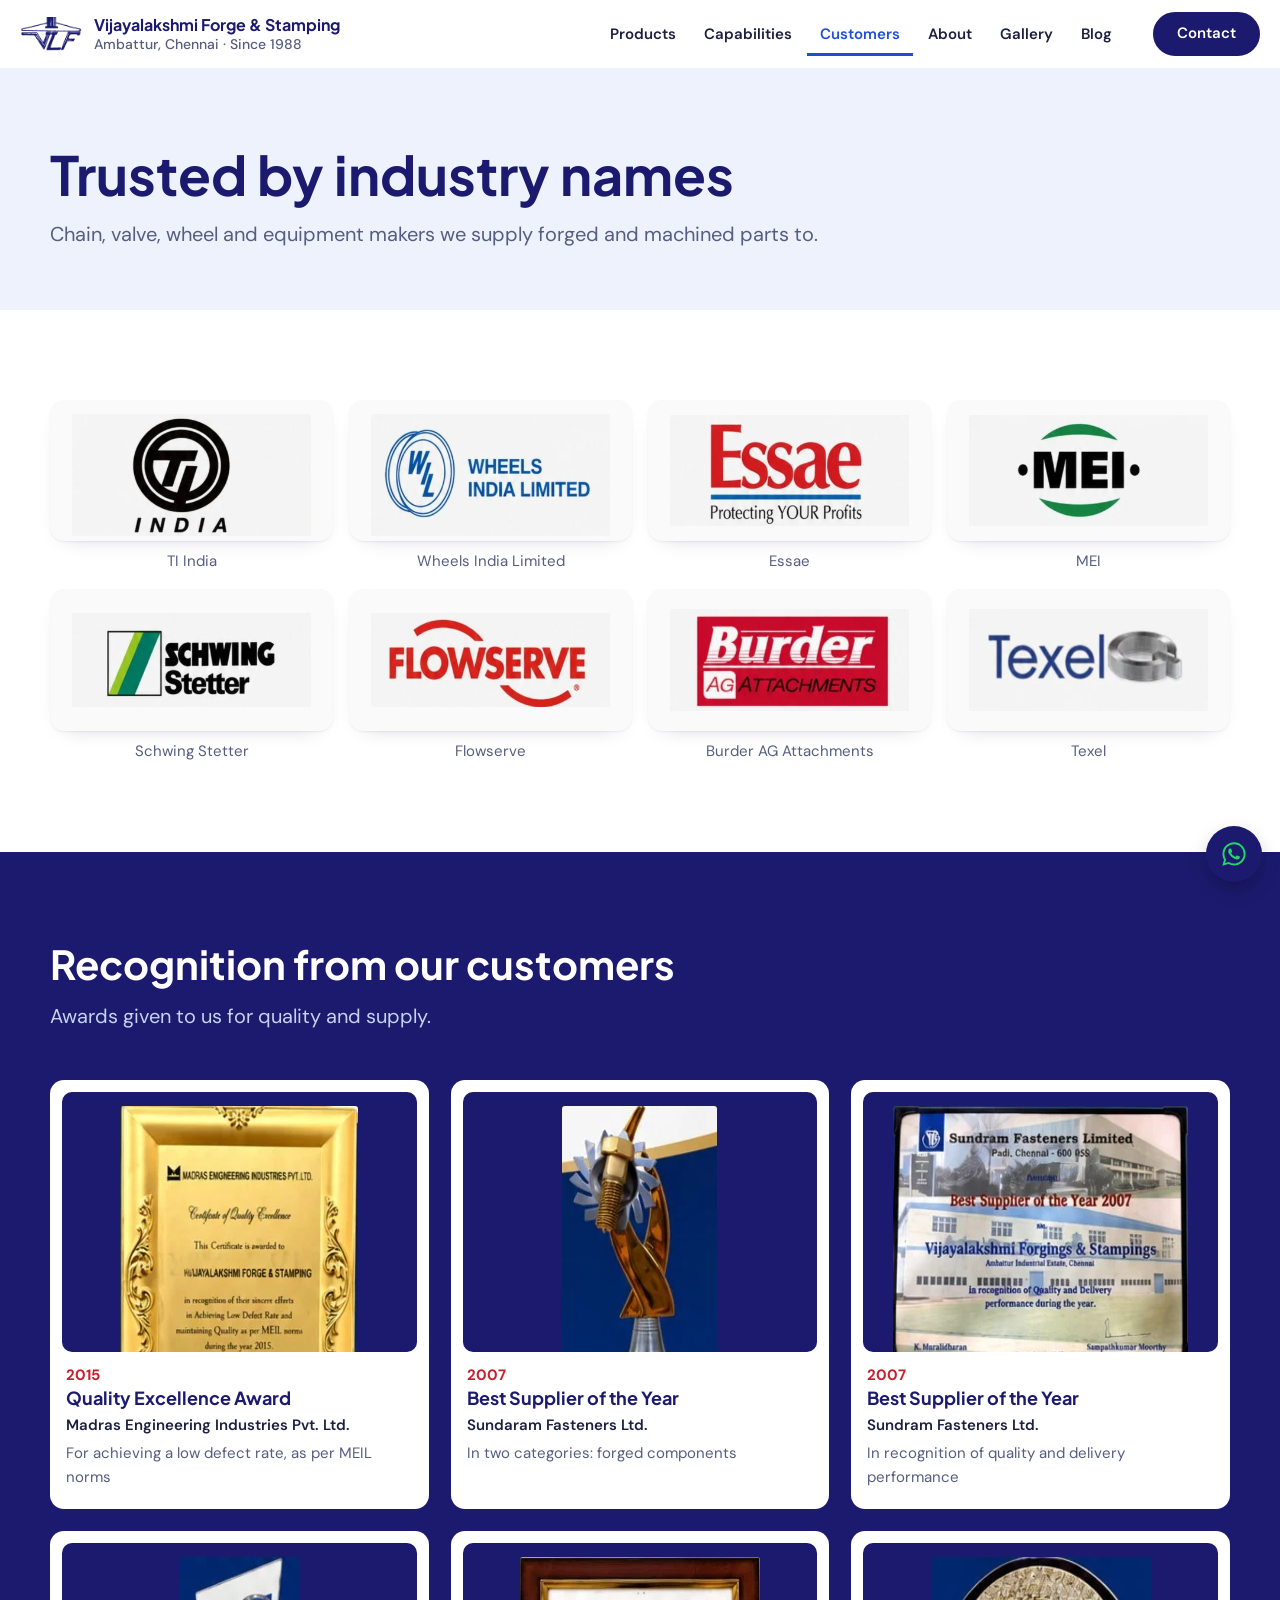
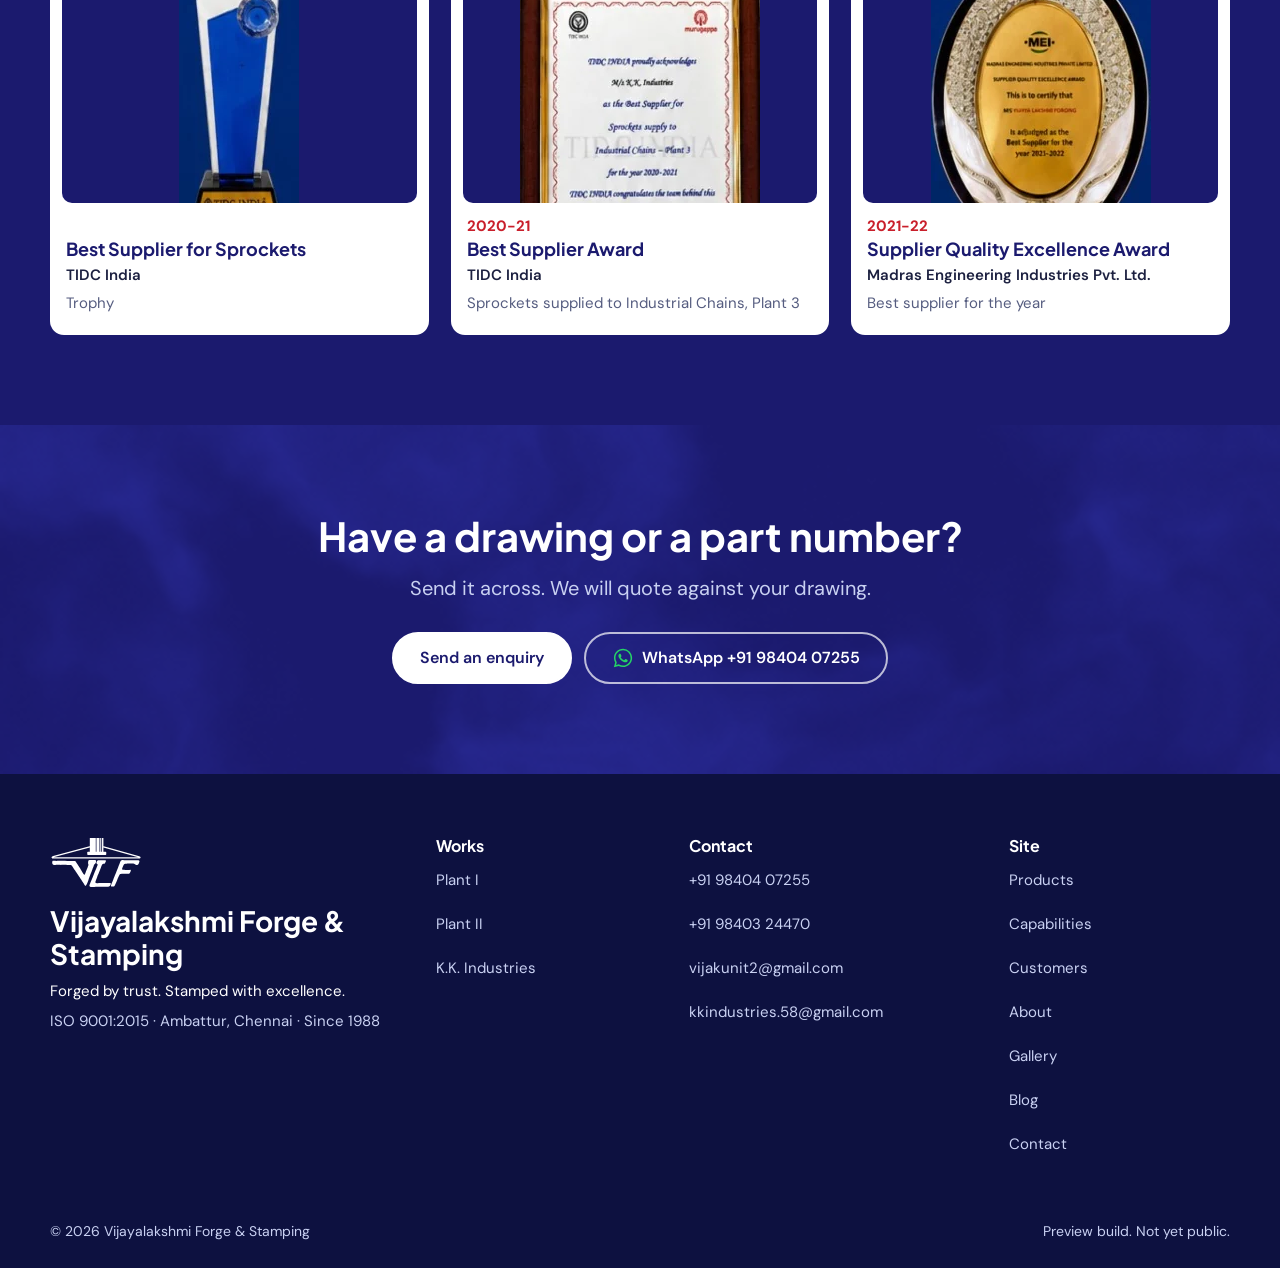
<file: customers.html>
<!doctype html>
<html lang="en-IN">
<head>
<meta charset="utf-8">
<meta name="viewport" content="width=device-width, initial-scale=1">
<script>(function(){var d=document.documentElement;d.className+=' js';try{if(matchMedia('(prefers-reduced-motion: reduce)').matches)return;var s=sessionStorage;if(!s.getItem('vlf-seen')){s.setItem('vlf-seen','1');d.className+=' ld'}else if(s.getItem('vlf-pt')){s.removeItem('vlf-pt');d.className+=' pt-in'}}catch(e){}})();</script>
<title>Customers | Vijayalakshmi Forge &amp; Stamping</title>
<meta name="description" content="Customers include TI India, Wheels India, MEI, Schwing Stetter and Flowserve, with supplier awards since 2007.">
<meta name="robots" content="noindex, nofollow">
<link rel="canonical" href="https://vijlakforge.com/customers">
<meta property="og:site_name" content="Vijayalakshmi Forge &amp; Stamping">
<meta property="og:title" content="Customers | Vijayalakshmi Forge &amp; Stamping">
<meta property="og:description" content="Customers include TI India, Wheels India, MEI, Schwing Stetter and Flowserve, with supplier awards since 2007.">
<meta property="og:type" content="website">
<meta property="og:url" content="https://vijlakforge.com/customers">
<meta property="og:image" content="https://vijlakforge.com/assets/img/p-chain-02.webp">
<meta property="og:locale" content="en_IN">
<meta name="twitter:card" content="summary_large_image">
<meta name="geo.region" content="IN-TN">
<meta name="geo.placename" content="Ambattur, Chennai">
<meta name="theme-color" content="#1B1A6E">
<link rel="icon" href="favicon.png" type="image/png">
<link rel="apple-touch-icon" href="favicon.png">
<link rel="alternate" type="text/plain" href="llms.txt" title="Site summary for AI assistants">
<link rel="sitemap" type="application/xml" href="sitemap.xml">
<link rel="preconnect" href="https://fonts.googleapis.com">
<link rel="preconnect" href="https://fonts.gstatic.com" crossorigin>
<link rel="stylesheet" href="https://fonts.googleapis.com/css2?family=Plus+Jakarta+Sans:wght@600;700;800&family=DM+Sans:opsz,wght@9..40,400;9..40,500;9..40,600;9..40,700&display=swap">
<link rel="stylesheet" href="styles.css?v=9178198ec607">
<script type="speculationrules">{"prefetch":[{"where":{"and":[{"href_matches":"/*"},{"not":{"selector_matches":"[target=_blank]"}}]},"eagerness":"moderate"}]}</script>
<script type="application/ld+json">{"@context":"https://schema.org","@graph":[{"@type":"Organization","@id":"https://vijlakforge.com/#org","name":"Vijayalakshmi Forge & Stamping","url":"https://vijlakforge.com/"},{"@type":"BreadcrumbList","itemListElement":[{"@type":"ListItem","position":1,"name":"Home","item":"https://vijlakforge.com/"},{"@type":"ListItem","position":2,"name":"Customers","item":"https://vijlakforge.com/customers"}]}]}</script>
</head>
<body>
<div id="ld" aria-hidden="true">
  <div class="ld-bands"><i style="--i:0"></i><i style="--i:1"></i><i style="--i:2"></i><i style="--i:3"></i><i style="--i:4"></i><i style="--i:5"></i></div>
  <div class="ld-in">
    <svg class="ld-svg" viewBox="0 0 1220 660" focusable="false">
      <defs>
        <linearGradient id="ld-heat" gradientUnits="userSpaceOnUse" x1="0" y1="290" x2="0" y2="655">
          <stop offset="0" stop-color="#ff7a1a"/><stop offset=".45" stop-color="#ffc35c"/><stop offset="1" stop-color="#e0441a"/>
        </linearGradient>
      </defs>
      <g class="ld-shake">
        <rect class="ld-billet" x="200" y="278" width="820" height="300" rx="52" fill="url(#ld-heat)"/>
        <g class="ld-hot" fill="url(#ld-heat)"><path d="M571.0 292.1C564.7 292.6 554.1 292.7 547.5 292.4C532.5 291.7 519.1 293.2 514.5 296.0C509.9 298.9 507.4 304.6 505.5 317.5C503.4 330.9 503.9 338.7 507.4 346.0C510.5 352.7 510.6 355.8 507.9 364.6C504.8 374.7 492.0 408.4 483.5 429.0C479.4 438.8 474.5 451.1 472.6 456.2C464.3 479.0 459.8 487.0 455.2 487.0C451.0 487.0 444.6 477.9 416.0 431.0C388.6 386.0 383.4 377.8 364.1 349.0C338.3 310.3 337.7 309.5 331.5 306.5L326.5 304.0L228.0 303.4C173.8 303.0 123.4 302.9 116.0 303.0C94.2 303.5 71.6 303.5 55.5 303.0C37.8 302.5 35.2 303.4 31.2 311.0C29.0 315.1 28.9 316.4 29.3 326.5C30.0 343.2 33.5 350.8 42.0 354.4C47.3 356.6 74.5 357.3 92.0 355.8C103.9 354.7 109.8 354.7 125.0 355.7C138.6 356.7 147.9 356.8 160.2 356.0C170.5 355.4 180.0 355.4 185.2 356.0C189.8 356.5 211.7 356.9 234.0 356.8C279.9 356.6 279.9 356.6 287.2 364.8C291.9 370.0 306.6 391.9 315.8 407.5C319.7 414.1 325.1 422.2 327.9 425.5C333.3 431.9 346.8 451.8 361.4 475.0C366.2 482.7 375.0 495.7 380.9 503.8C394.9 523.1 402.3 534.1 412.7 551.3C417.4 559.1 427.2 574.3 434.4 585.0C441.7 595.7 450.7 609.7 454.4 616.0C462.2 629.2 465.1 632.7 469.1 633.5C475.6 634.9 480.8 628.9 488.6 610.8C491.1 605.1 495.8 594.4 499.0 587.0C502.2 579.6 506.7 567.4 509.0 560.0C517.9 531.1 521.5 520.8 529.7 500.5C534.4 488.9 541.7 470.3 546.0 459.0C550.3 447.7 558.0 427.2 563.2 413.5C568.5 399.7 575.5 380.8 579.0 371.5C586.6 350.7 587.6 349.0 595.1 344.4C602.3 340.0 606.4 334.8 608.9 326.5C614.8 307.6 611.2 296.5 598.0 292.6C592.3 290.9 589.1 290.8 571.0 292.1Z"/><path d="M650.5 295.0C630.0 295.7 628.2 296.9 620.0 315.9C612.8 332.4 613.7 337.6 624.5 343.3C635.7 349.2 635.6 349.8 618.5 391.0C612.6 405.0 603.2 428.0 597.6 442.0C591.9 456.0 584.3 474.5 580.7 483.0C573.4 500.5 557.8 539.2 546.7 567.5C542.6 577.9 536.5 592.9 533.1 600.8C519.4 632.7 519.3 641.1 532.3 647.4C538.5 650.5 536.5 650.4 587.5 649.1C609.5 648.5 657.9 647.8 695.0 647.5C732.1 647.2 766.8 646.5 772.0 645.9C788.7 644.0 791.4 641.8 801.2 622.8C807.9 609.7 808.4 605.9 804.4 601.1C800.3 596.2 796.9 595.7 771.9 596.4C759.6 596.7 725.4 597.4 696.0 597.9C666.6 598.4 640.7 599.1 638.5 599.5C636.3 599.9 628.8 599.7 621.8 599.1C604.8 597.8 601.0 595.7 601.0 587.8C601.0 581.7 611.2 552.2 625.8 516.0C630.8 503.6 636.9 488.3 639.3 482.0C641.8 475.7 648.8 458.3 655.0 443.5C661.2 428.6 670.0 406.7 674.6 394.7C692.7 347.2 694.8 344.3 712.5 342.5C719.9 341.7 723.4 340.4 726.3 337.2C729.3 333.9 742.0 307.1 742.0 304.1C742.0 300.4 738.8 296.4 734.7 295.1C731.5 294.0 679.3 294.0 650.5 295.0Z"/><path d="M950.5 293.9C940.0 296.5 936.4 301.3 929.2 322.1C924.8 334.8 913.3 364.7 904.2 387.5C900.9 395.7 890.7 421.4 881.5 444.5C872.4 467.6 860.4 497.9 854.9 511.8C849.4 525.8 843.1 542.3 840.9 548.6C837.1 559.8 819.0 603.0 814.4 612.2C810.8 619.4 807.0 633.5 807.7 637.1C808.9 643.1 812.1 644.0 832.2 644.0C853.4 644.0 853.8 643.8 859.0 631.2C860.8 627.0 865.8 616.0 870.1 606.8C874.4 597.6 883.4 577.2 889.9 561.3C916.6 496.9 923.9 482.2 931.0 478.5C936.7 475.6 966.7 473.8 1006.5 474.2C1048.8 474.5 1049.6 474.4 1055.2 468.2C1058.7 464.3 1060.9 460.1 1068.5 443.4C1073.8 431.5 1074.0 429.8 1069.9 425.8L1066.8 422.7L1050.7 423.5C1041.8 424.0 1031.8 424.3 1028.5 424.2C1025.2 424.1 1011.7 423.9 998.5 423.7C953.4 423.1 950.7 420.7 961.6 392.2C980.6 342.6 982.8 340.6 1015.5 340.4C1026.5 340.3 1048.3 340.0 1064.0 339.6C1109.3 338.4 1120.2 340.2 1127.0 349.6C1132.0 356.6 1135.0 358.0 1145.1 358.0C1167.7 358.0 1171.7 354.7 1180.7 328.4C1187.1 309.8 1187.3 308.8 1186.0 303.8C1183.6 295.1 1176.7 292.1 1163.6 294.0C1147.9 296.3 1036.7 297.0 1021.2 294.9C1014.4 294.0 1011.0 294.1 1001.2 295.5C989.6 297.1 989.2 297.1 980.6 295.1C971.7 293.0 956.8 292.4 950.5 293.9Z"/></g>
        <g class="ld-cool" fill="#fff"><path d="M571.0 292.1C564.7 292.6 554.1 292.7 547.5 292.4C532.5 291.7 519.1 293.2 514.5 296.0C509.9 298.9 507.4 304.6 505.5 317.5C503.4 330.9 503.9 338.7 507.4 346.0C510.5 352.7 510.6 355.8 507.9 364.6C504.8 374.7 492.0 408.4 483.5 429.0C479.4 438.8 474.5 451.1 472.6 456.2C464.3 479.0 459.8 487.0 455.2 487.0C451.0 487.0 444.6 477.9 416.0 431.0C388.6 386.0 383.4 377.8 364.1 349.0C338.3 310.3 337.7 309.5 331.5 306.5L326.5 304.0L228.0 303.4C173.8 303.0 123.4 302.9 116.0 303.0C94.2 303.5 71.6 303.5 55.5 303.0C37.8 302.5 35.2 303.4 31.2 311.0C29.0 315.1 28.9 316.4 29.3 326.5C30.0 343.2 33.5 350.8 42.0 354.4C47.3 356.6 74.5 357.3 92.0 355.8C103.9 354.7 109.8 354.7 125.0 355.7C138.6 356.7 147.9 356.8 160.2 356.0C170.5 355.4 180.0 355.4 185.2 356.0C189.8 356.5 211.7 356.9 234.0 356.8C279.9 356.6 279.9 356.6 287.2 364.8C291.9 370.0 306.6 391.9 315.8 407.5C319.7 414.1 325.1 422.2 327.9 425.5C333.3 431.9 346.8 451.8 361.4 475.0C366.2 482.7 375.0 495.7 380.9 503.8C394.9 523.1 402.3 534.1 412.7 551.3C417.4 559.1 427.2 574.3 434.4 585.0C441.7 595.7 450.7 609.7 454.4 616.0C462.2 629.2 465.1 632.7 469.1 633.5C475.6 634.9 480.8 628.9 488.6 610.8C491.1 605.1 495.8 594.4 499.0 587.0C502.2 579.6 506.7 567.4 509.0 560.0C517.9 531.1 521.5 520.8 529.7 500.5C534.4 488.9 541.7 470.3 546.0 459.0C550.3 447.7 558.0 427.2 563.2 413.5C568.5 399.7 575.5 380.8 579.0 371.5C586.6 350.7 587.6 349.0 595.1 344.4C602.3 340.0 606.4 334.8 608.9 326.5C614.8 307.6 611.2 296.5 598.0 292.6C592.3 290.9 589.1 290.8 571.0 292.1Z"/><path d="M650.5 295.0C630.0 295.7 628.2 296.9 620.0 315.9C612.8 332.4 613.7 337.6 624.5 343.3C635.7 349.2 635.6 349.8 618.5 391.0C612.6 405.0 603.2 428.0 597.6 442.0C591.9 456.0 584.3 474.5 580.7 483.0C573.4 500.5 557.8 539.2 546.7 567.5C542.6 577.9 536.5 592.9 533.1 600.8C519.4 632.7 519.3 641.1 532.3 647.4C538.5 650.5 536.5 650.4 587.5 649.1C609.5 648.5 657.9 647.8 695.0 647.5C732.1 647.2 766.8 646.5 772.0 645.9C788.7 644.0 791.4 641.8 801.2 622.8C807.9 609.7 808.4 605.9 804.4 601.1C800.3 596.2 796.9 595.7 771.9 596.4C759.6 596.7 725.4 597.4 696.0 597.9C666.6 598.4 640.7 599.1 638.5 599.5C636.3 599.9 628.8 599.7 621.8 599.1C604.8 597.8 601.0 595.7 601.0 587.8C601.0 581.7 611.2 552.2 625.8 516.0C630.8 503.6 636.9 488.3 639.3 482.0C641.8 475.7 648.8 458.3 655.0 443.5C661.2 428.6 670.0 406.7 674.6 394.7C692.7 347.2 694.8 344.3 712.5 342.5C719.9 341.7 723.4 340.4 726.3 337.2C729.3 333.9 742.0 307.1 742.0 304.1C742.0 300.4 738.8 296.4 734.7 295.1C731.5 294.0 679.3 294.0 650.5 295.0Z"/><path d="M950.5 293.9C940.0 296.5 936.4 301.3 929.2 322.1C924.8 334.8 913.3 364.7 904.2 387.5C900.9 395.7 890.7 421.4 881.5 444.5C872.4 467.6 860.4 497.9 854.9 511.8C849.4 525.8 843.1 542.3 840.9 548.6C837.1 559.8 819.0 603.0 814.4 612.2C810.8 619.4 807.0 633.5 807.7 637.1C808.9 643.1 812.1 644.0 832.2 644.0C853.4 644.0 853.8 643.8 859.0 631.2C860.8 627.0 865.8 616.0 870.1 606.8C874.4 597.6 883.4 577.2 889.9 561.3C916.6 496.9 923.9 482.2 931.0 478.5C936.7 475.6 966.7 473.8 1006.5 474.2C1048.8 474.5 1049.6 474.4 1055.2 468.2C1058.7 464.3 1060.9 460.1 1068.5 443.4C1073.8 431.5 1074.0 429.8 1069.9 425.8L1066.8 422.7L1050.7 423.5C1041.8 424.0 1031.8 424.3 1028.5 424.2C1025.2 424.1 1011.7 423.9 998.5 423.7C953.4 423.1 950.7 420.7 961.6 392.2C980.6 342.6 982.8 340.6 1015.5 340.4C1026.5 340.3 1048.3 340.0 1064.0 339.6C1109.3 338.4 1120.2 340.2 1127.0 349.6C1132.0 356.6 1135.0 358.0 1145.1 358.0C1167.7 358.0 1171.7 354.7 1180.7 328.4C1187.1 309.8 1187.3 308.8 1186.0 303.8C1183.6 295.1 1176.7 292.1 1163.6 294.0C1147.9 296.3 1036.7 297.0 1021.2 294.9C1014.4 294.0 1011.0 294.1 1001.2 295.5C989.6 297.1 989.2 297.1 980.6 295.1C971.7 293.0 956.8 292.4 950.5 293.9Z"/></g>
        <g class="ld-sparks"><rect class="ld-spark" x="288" y="282" width="27" height="8" rx="4" fill="#ffffff" style="--dx:-310px;--dy:-114px;--r:-11deg;--t:0.72s;--j:0.023s"/><rect class="ld-spark" x="355" y="282" width="29" height="8" rx="4" fill="#ffd27a" style="--dx:-185px;--dy:-147px;--r:78deg;--t:0.72s;--j:0.016s"/><rect class="ld-spark" x="876" y="282" width="16" height="8" rx="4" fill="#ffd27a" style="--dx:217px;--dy:-129px;--r:176deg;--t:0.72s;--j:0.023s"/><rect class="ld-spark" x="361" y="282" width="26" height="8" rx="4" fill="#ffffff" style="--dx:-233px;--dy:-105px;--r:21deg;--t:0.72s;--j:0.021s"/><rect class="ld-spark" x="766" y="282" width="25" height="8" rx="4" fill="#ffd27a" style="--dx:340px;--dy:-282px;--r:-126deg;--t:0.72s;--j:0.060s"/><rect class="ld-spark" x="927" y="282" width="32" height="8" rx="4" fill="#ffffff" style="--dx:85px;--dy:-230px;--r:3deg;--t:0.72s;--j:0.055s"/><rect class="ld-spark" x="337" y="282" width="37" height="8" rx="4" fill="#ffffff" style="--dx:-113px;--dy:-175px;--r:36deg;--t:0.72s;--j:0.002s"/><rect class="ld-spark" x="384" y="282" width="28" height="8" rx="4" fill="#ff6a1a" style="--dx:-322px;--dy:-93px;--r:-165deg;--t:0.72s;--j:0.040s"/><rect class="ld-spark" x="265" y="282" width="32" height="8" rx="4" fill="#ffffff" style="--dx:-85px;--dy:-143px;--r:-183deg;--t:0.72s;--j:0.042s"/><rect class="ld-spark" x="1035" y="282" width="27" height="8" rx="4" fill="#ffd27a" style="--dx:241px;--dy:-93px;--r:108deg;--t:0.72s;--j:0.032s"/><rect class="ld-spark" x="927" y="282" width="29" height="8" rx="4" fill="#ffffff" style="--dx:135px;--dy:-288px;--r:164deg;--t:0.72s;--j:0.040s"/><rect class="ld-spark" x="706" y="282" width="37" height="8" rx="4" fill="#ff9a2e" style="--dx:284px;--dy:-264px;--r:7deg;--t:0.72s;--j:0.034s"/><rect class="ld-spark" x="545" y="282" width="20" height="8" rx="4" fill="#ffffff" style="--dx:-48px;--dy:-192px;--r:-6deg;--t:0.72s;--j:0.021s"/><rect class="ld-spark" x="475" y="282" width="26" height="8" rx="4" fill="#ffd27a" style="--dx:-222px;--dy:-203px;--r:122deg;--t:0.72s;--j:0.038s"/><rect class="ld-spark" x="655" y="282" width="35" height="8" rx="4" fill="#ff6a1a" style="--dx:85px;--dy:-188px;--r:-187deg;--t:0.72s;--j:0.057s"/><rect class="ld-spark" x="232" y="282" width="22" height="8" rx="4" fill="#ff6a1a" style="--dx:-342px;--dy:-239px;--r:-156deg;--t:0.72s;--j:0.037s"/><rect class="ld-spark" x="1011" y="282" width="34" height="8" rx="4" fill="#ff6a1a" style="--dx:328px;--dy:-71px;--r:-99deg;--t:1.16s;--j:0.013s"/><rect class="ld-spark" x="201" y="282" width="34" height="8" rx="4" fill="#ff6a1a" style="--dx:-238px;--dy:-210px;--r:18deg;--t:1.16s;--j:0.027s"/><rect class="ld-spark" x="406" y="282" width="23" height="8" rx="4" fill="#ffffff" style="--dx:-109px;--dy:-166px;--r:-31deg;--t:1.16s;--j:0.053s"/><rect class="ld-spark" x="315" y="282" width="20" height="8" rx="4" fill="#ff6a1a" style="--dx:-138px;--dy:-94px;--r:199deg;--t:1.16s;--j:0.040s"/><rect class="ld-spark" x="330" y="282" width="36" height="8" rx="4" fill="#ff6a1a" style="--dx:-322px;--dy:-234px;--r:116deg;--t:1.16s;--j:0.021s"/><rect class="ld-spark" x="1033" y="282" width="32" height="8" rx="4" fill="#ffffff" style="--dx:341px;--dy:-239px;--r:62deg;--t:1.16s;--j:0.015s"/><rect class="ld-spark" x="416" y="282" width="31" height="8" rx="4" fill="#ffffff" style="--dx:-218px;--dy:-249px;--r:160deg;--t:1.16s;--j:0.028s"/><rect class="ld-spark" x="670" y="282" width="21" height="8" rx="4" fill="#ff6a1a" style="--dx:372px;--dy:-172px;--r:126deg;--t:1.16s;--j:0.050s"/><rect class="ld-spark" x="941" y="282" width="23" height="8" rx="4" fill="#ffffff" style="--dx:279px;--dy:-170px;--r:-75deg;--t:1.16s;--j:0.012s"/><rect class="ld-spark" x="620" y="282" width="34" height="8" rx="4" fill="#ffd27a" style="--dx:369px;--dy:-69px;--r:163deg;--t:1.16s;--j:0.011s"/><rect class="ld-spark" x="825" y="282" width="21" height="8" rx="4" fill="#ffd27a" style="--dx:91px;--dy:-118px;--r:102deg;--t:1.16s;--j:0.008s"/><rect class="ld-spark" x="404" y="282" width="36" height="8" rx="4" fill="#ffd27a" style="--dx:-288px;--dy:-65px;--r:-177deg;--t:1.16s;--j:0.022s"/><rect class="ld-spark" x="390" y="282" width="17" height="8" rx="4" fill="#ffd27a" style="--dx:-98px;--dy:-67px;--r:-51deg;--t:1.16s;--j:0.008s"/><rect class="ld-spark" x="379" y="282" width="30" height="8" rx="4" fill="#ffd27a" style="--dx:-245px;--dy:-201px;--r:42deg;--t:1.48s;--j:0.055s"/><rect class="ld-spark" x="583" y="282" width="28" height="8" rx="4" fill="#ffffff" style="--dx:-261px;--dy:-229px;--r:-41deg;--t:1.48s;--j:0.052s"/><rect class="ld-spark" x="374" y="282" width="16" height="8" rx="4" fill="#ffd27a" style="--dx:-74px;--dy:-147px;--r:-136deg;--t:1.48s;--j:0.057s"/><rect class="ld-spark" x="208" y="282" width="29" height="8" rx="4" fill="#ffffff" style="--dx:-284px;--dy:-117px;--r:86deg;--t:1.48s;--j:0.055s"/><rect class="ld-spark" x="518" y="282" width="35" height="8" rx="4" fill="#ffd27a" style="--dx:-321px;--dy:-284px;--r:-186deg;--t:1.48s;--j:0.030s"/><rect class="ld-spark" x="397" y="282" width="25" height="8" rx="4" fill="#ffffff" style="--dx:-253px;--dy:-264px;--r:30deg;--t:1.48s;--j:0.032s"/><rect class="ld-spark" x="529" y="282" width="17" height="8" rx="4" fill="#ff6a1a" style="--dx:-147px;--dy:-279px;--r:196deg;--t:1.48s;--j:0.040s"/><rect class="ld-spark" x="314" y="282" width="29" height="8" rx="4" fill="#ff9a2e" style="--dx:-298px;--dy:-276px;--r:53deg;--t:1.48s;--j:0.059s"/><rect class="ld-spark" x="405" y="282" width="27" height="8" rx="4" fill="#ff6a1a" style="--dx:-101px;--dy:-210px;--r:120deg;--t:1.48s;--j:0.025s"/></g>
        <g class="ld-hammer" fill="#fff" color="#fff"><g class="ld-ram"><rect x="528" y="0" width="79" height="186"/><rect x="616" y="0" width="40" height="186"/><rect x="666" y="0" width="14" height="186"/><rect x="690" y="0" width="18" height="186"/><rect x="494" y="182" width="252" height="42" rx="9"/><path d="M526 117 L44 248 Q20 256 34 265 L1186 265 Q1202 257 1182 249 L710 117" fill="none" stroke="currentColor" stroke-width="17" stroke-linejoin="round" stroke-linecap="round"/></g></g>
      </g>
    </svg>
    <p class="ld-name"><span class="ld-w"><span style="--i:0">V</span><span style="--i:1">i</span><span style="--i:2">j</span><span style="--i:3">a</span><span style="--i:4">y</span><span style="--i:5">a</span><span style="--i:6">l</span><span style="--i:7">a</span><span style="--i:8">k</span><span style="--i:9">s</span><span style="--i:10">h</span><span style="--i:11">m</span><span style="--i:12">i</span></span> <span class="ld-w"><span style="--i:14">F</span><span style="--i:15">o</span><span style="--i:16">r</span><span style="--i:17">g</span><span style="--i:18">e</span></span> <span class="ld-w"><span style="--i:20">&amp;</span></span> <span class="ld-w"><span style="--i:22">S</span><span style="--i:23">t</span><span style="--i:24">a</span><span style="--i:25">m</span><span style="--i:26">p</span><span style="--i:27">i</span><span style="--i:28">n</span><span style="--i:29">g</span></span></p>
    <p class="ld-line">Forging since 1988 · Ambattur, Chennai</p>
  </div>
</div>
<div id="pt" aria-hidden="true"><div class="ld-bands"><i style="--i:0"></i><i style="--i:1"></i><i style="--i:2"></i><i style="--i:3"></i><i style="--i:4"></i><i style="--i:5"></i></div><svg class="pt-mark" viewBox="0 0 1220 660" aria-hidden="true" focusable="false" fill="currentColor"><g class=""><rect x="528" y="0" width="79" height="186"/><rect x="616" y="0" width="40" height="186"/><rect x="666" y="0" width="14" height="186"/><rect x="690" y="0" width="18" height="186"/><rect x="494" y="182" width="252" height="42" rx="9"/><path d="M526 117 L44 248 Q20 256 34 265 L1186 265 Q1202 257 1182 249 L710 117" fill="none" stroke="currentColor" stroke-width="17" stroke-linejoin="round" stroke-linecap="round"/></g><path class="" d="M571.0 292.1C564.7 292.6 554.1 292.7 547.5 292.4C532.5 291.7 519.1 293.2 514.5 296.0C509.9 298.9 507.4 304.6 505.5 317.5C503.4 330.9 503.9 338.7 507.4 346.0C510.5 352.7 510.6 355.8 507.9 364.6C504.8 374.7 492.0 408.4 483.5 429.0C479.4 438.8 474.5 451.1 472.6 456.2C464.3 479.0 459.8 487.0 455.2 487.0C451.0 487.0 444.6 477.9 416.0 431.0C388.6 386.0 383.4 377.8 364.1 349.0C338.3 310.3 337.7 309.5 331.5 306.5L326.5 304.0L228.0 303.4C173.8 303.0 123.4 302.9 116.0 303.0C94.2 303.5 71.6 303.5 55.5 303.0C37.8 302.5 35.2 303.4 31.2 311.0C29.0 315.1 28.9 316.4 29.3 326.5C30.0 343.2 33.5 350.8 42.0 354.4C47.3 356.6 74.5 357.3 92.0 355.8C103.9 354.7 109.8 354.7 125.0 355.7C138.6 356.7 147.9 356.8 160.2 356.0C170.5 355.4 180.0 355.4 185.2 356.0C189.8 356.5 211.7 356.9 234.0 356.8C279.9 356.6 279.9 356.6 287.2 364.8C291.9 370.0 306.6 391.9 315.8 407.5C319.7 414.1 325.1 422.2 327.9 425.5C333.3 431.9 346.8 451.8 361.4 475.0C366.2 482.7 375.0 495.7 380.9 503.8C394.9 523.1 402.3 534.1 412.7 551.3C417.4 559.1 427.2 574.3 434.4 585.0C441.7 595.7 450.7 609.7 454.4 616.0C462.2 629.2 465.1 632.7 469.1 633.5C475.6 634.9 480.8 628.9 488.6 610.8C491.1 605.1 495.8 594.4 499.0 587.0C502.2 579.6 506.7 567.4 509.0 560.0C517.9 531.1 521.5 520.8 529.7 500.5C534.4 488.9 541.7 470.3 546.0 459.0C550.3 447.7 558.0 427.2 563.2 413.5C568.5 399.7 575.5 380.8 579.0 371.5C586.6 350.7 587.6 349.0 595.1 344.4C602.3 340.0 606.4 334.8 608.9 326.5C614.8 307.6 611.2 296.5 598.0 292.6C592.3 290.9 589.1 290.8 571.0 292.1Z"/><path class="" d="M650.5 295.0C630.0 295.7 628.2 296.9 620.0 315.9C612.8 332.4 613.7 337.6 624.5 343.3C635.7 349.2 635.6 349.8 618.5 391.0C612.6 405.0 603.2 428.0 597.6 442.0C591.9 456.0 584.3 474.5 580.7 483.0C573.4 500.5 557.8 539.2 546.7 567.5C542.6 577.9 536.5 592.9 533.1 600.8C519.4 632.7 519.3 641.1 532.3 647.4C538.5 650.5 536.5 650.4 587.5 649.1C609.5 648.5 657.9 647.8 695.0 647.5C732.1 647.2 766.8 646.5 772.0 645.9C788.7 644.0 791.4 641.8 801.2 622.8C807.9 609.7 808.4 605.9 804.4 601.1C800.3 596.2 796.9 595.7 771.9 596.4C759.6 596.7 725.4 597.4 696.0 597.9C666.6 598.4 640.7 599.1 638.5 599.5C636.3 599.9 628.8 599.7 621.8 599.1C604.8 597.8 601.0 595.7 601.0 587.8C601.0 581.7 611.2 552.2 625.8 516.0C630.8 503.6 636.9 488.3 639.3 482.0C641.8 475.7 648.8 458.3 655.0 443.5C661.2 428.6 670.0 406.7 674.6 394.7C692.7 347.2 694.8 344.3 712.5 342.5C719.9 341.7 723.4 340.4 726.3 337.2C729.3 333.9 742.0 307.1 742.0 304.1C742.0 300.4 738.8 296.4 734.7 295.1C731.5 294.0 679.3 294.0 650.5 295.0Z"/><path class="" d="M950.5 293.9C940.0 296.5 936.4 301.3 929.2 322.1C924.8 334.8 913.3 364.7 904.2 387.5C900.9 395.7 890.7 421.4 881.5 444.5C872.4 467.6 860.4 497.9 854.9 511.8C849.4 525.8 843.1 542.3 840.9 548.6C837.1 559.8 819.0 603.0 814.4 612.2C810.8 619.4 807.0 633.5 807.7 637.1C808.9 643.1 812.1 644.0 832.2 644.0C853.4 644.0 853.8 643.8 859.0 631.2C860.8 627.0 865.8 616.0 870.1 606.8C874.4 597.6 883.4 577.2 889.9 561.3C916.6 496.9 923.9 482.2 931.0 478.5C936.7 475.6 966.7 473.8 1006.5 474.2C1048.8 474.5 1049.6 474.4 1055.2 468.2C1058.7 464.3 1060.9 460.1 1068.5 443.4C1073.8 431.5 1074.0 429.8 1069.9 425.8L1066.8 422.7L1050.7 423.5C1041.8 424.0 1031.8 424.3 1028.5 424.2C1025.2 424.1 1011.7 423.9 998.5 423.7C953.4 423.1 950.7 420.7 961.6 392.2C980.6 342.6 982.8 340.6 1015.5 340.4C1026.5 340.3 1048.3 340.0 1064.0 339.6C1109.3 338.4 1120.2 340.2 1127.0 349.6C1132.0 356.6 1135.0 358.0 1145.1 358.0C1167.7 358.0 1171.7 354.7 1180.7 328.4C1187.1 309.8 1187.3 308.8 1186.0 303.8C1183.6 295.1 1176.7 292.1 1163.6 294.0C1147.9 296.3 1036.7 297.0 1021.2 294.9C1014.4 294.0 1011.0 294.1 1001.2 295.5C989.6 297.1 989.2 297.1 980.6 295.1C971.7 293.0 956.8 292.4 950.5 293.9Z"/></svg></div>
<a class="skip" href="#main">Skip to content</a>
<header class="hdr" data-header>
  <div class="hdr__in">
    <a class="brand" href="./">
      <img src="assets/img/mark-vlf.png" alt="" class="brand__mark" width="305" height="167">
      <span class="brand__txt">
        <span class="brand__name">Vijayalakshmi Forge & Stamping</span>
        <span class="brand__sub">Ambattur, Chennai · Since 1988</span>
      </span>
    </a>
    <nav class="nav" aria-label="Primary" style="--cnt:6">
        <a href="products" style="--n:0">Products</a>
        <a href="capabilities" style="--n:1">Capabilities</a>
        <a href="customers" style="--n:2" aria-current="page">Customers</a>
        <a href="about" style="--n:3">About</a>
        <a href="gallery" style="--n:4">Gallery</a>
        <a href="blog" style="--n:5">Blog</a>
    </nav>
    <div class="hdr__act">
      <a class="btn btn--sm" href="contact">Contact</a>
      <button class="burger" type="button" aria-label="Open menu"
              aria-expanded="false" aria-controls="drawer" data-burger>
        <svg viewBox="0 0 24 24" width="24" height="24" aria-hidden="true"
             fill="none" stroke="currentColor" stroke-width="2" stroke-linecap="round">
          <path d="M3 6h18M3 12h18M3 18h18"/>
        </svg>
      </button>
    </div>
  </div>
</header>
<div class="drawer" id="drawer" data-drawer hidden>
  <button class="drawer__x" type="button" aria-label="Close menu" data-drawer-close>
    <svg viewBox="0 0 24 24" width="26" height="26" fill="none"
         stroke="currentColor" stroke-width="2" stroke-linecap="round">
      <path d="M5 5l14 14M19 5L5 19"/>
    </svg>
  </button>
  <nav class="drawer__nav" aria-label="Mobile">
        <a href="products" style="--n:0">Products</a>
        <a href="capabilities" style="--n:1">Capabilities</a>
        <a href="customers" style="--n:2" aria-current="page">Customers</a>
        <a href="about" style="--n:3">About</a>
        <a href="gallery" style="--n:4">Gallery</a>
        <a href="blog" style="--n:5">Blog</a>
  </nav>
  <a class="btn btn--block" href="contact">Contact</a>
  <div class="drawer__meta">
    <a href="tel:+919840407255">+91 98404 07255</a>
    <a href="mailto:vijakunit2@gmail.com,kkindustries.58@gmail.com?subject=Enquiry%20from%20the%20website">vijakunit2@gmail.com</a>
  </div>
</div>
<main id="main">

<section class="subhero">
  <div class="wrap subhero__in">
    <h1 class="h1">Trusted by industry names</h1>
    <p class="lede">Chain, valve, wheel and equipment makers we supply forged and machined parts to.</p>
  </div>
</section>
<section class="sec">
  <div class="wrap"><ul class="custs"><li class="cust" data-reveal style="--i:0"><span class="cust__plate"><img src="assets/img/cu-ti.webp" alt="TI India logo" width="404" height="207" loading="lazy" decoding="async" sizes="200px"></span><span class="cust__name">TI India</span></li><li class="cust" data-reveal style="--i:1"><span class="cust__plate"><img src="assets/img/cu-wheels.webp" alt="Wheels India Limited logo" width="404" height="207" loading="lazy" decoding="async" sizes="200px"></span><span class="cust__name">Wheels India Limited</span></li><li class="cust" data-reveal style="--i:2"><span class="cust__plate"><img src="assets/img/cu-essae.webp" alt="Essae logo" width="404" height="188" loading="lazy" decoding="async" sizes="200px"></span><span class="cust__name">Essae</span></li><li class="cust" data-reveal style="--i:3"><span class="cust__plate"><img src="assets/img/cu-mei.webp" alt="MEI logo" width="404" height="188" loading="lazy" decoding="async" sizes="200px"></span><span class="cust__name">MEI</span></li><li class="cust" data-reveal style="--i:0"><span class="cust__plate"><img src="assets/img/cu-schwing.webp" alt="Schwing Stetter logo" width="404" height="158" loading="lazy" decoding="async" sizes="200px"></span><span class="cust__name">Schwing Stetter</span></li><li class="cust" data-reveal style="--i:1"><span class="cust__plate"><img src="assets/img/cu-flowserve.webp" alt="Flowserve logo" width="404" height="158" loading="lazy" decoding="async" sizes="200px"></span><span class="cust__name">Flowserve</span></li><li class="cust" data-reveal style="--i:2"><span class="cust__plate"><img src="assets/img/cu-burder.webp" alt="Burder AG Attachments logo" width="404" height="173" loading="lazy" decoding="async" sizes="200px"></span><span class="cust__name">Burder AG Attachments</span></li><li class="cust" data-reveal style="--i:3"><span class="cust__plate"><img src="assets/img/cu-texel.webp" alt="Texel logo" width="404" height="173" loading="lazy" decoding="async" sizes="200px"></span><span class="cust__name">Texel</span></li></ul></div>
</section>
<section class="sec sec--navy" id="awards">
  <div class="wrap">
    <div class="sec__head" data-reveal>
  <h2 class="h2">Recognition from our customers</h2>
  <p class="lede">Awards given to us for quality and supply.</p>
</div>
    <div class="awards awards--on-navy"><article class="award" data-reveal style="--i:0">
  <div class="award__img"><img src="assets/img/aw-mei-2015.webp" alt="Quality Excellence Award, Madras Engineering Industries Pvt. Ltd." width="238" height="345" loading="lazy" decoding="async" sizes="(max-width:700px) 50vw, 25vw"></div>
  <p class="award__year">2015</p>
  <h3 class="award__t">Quality Excellence Award</h3>
  <p class="award__by">Madras Engineering Industries Pvt. Ltd.</p>
  <p class="award__note">For achieving a low defect rate, as per MEIL norms</p>
</article><article class="award" data-reveal style="--i:1">
  <div class="award__img"><img src="assets/img/aw-sundaram-trophy.webp" alt="Best Supplier of the Year, Sundaram Fasteners Ltd." width="155" height="395" loading="lazy" decoding="async" sizes="(max-width:700px) 50vw, 25vw"></div>
  <p class="award__year">2007</p>
  <h3 class="award__t">Best Supplier of the Year</h3>
  <p class="award__by">Sundaram Fasteners Ltd.</p>
  <p class="award__note">In two categories: forged components</p>
</article><article class="award" data-reveal style="--i:2">
  <div class="award__img"><img src="assets/img/aw-sundaram-plaque.webp" alt="Best Supplier of the Year, Sundram Fasteners Ltd." width="295" height="270" loading="lazy" decoding="async" sizes="(max-width:700px) 50vw, 25vw"></div>
  <p class="award__year">2007</p>
  <h3 class="award__t">Best Supplier of the Year</h3>
  <p class="award__by">Sundram Fasteners Ltd.</p>
  <p class="award__note">In recognition of quality and delivery performance</p>
</article><article class="award" data-reveal style="--i:0">
  <div class="award__img"><img src="assets/img/aw-tidc-sprockets.webp" alt="Best Supplier for Sprockets, TIDC India" width="120" height="290" loading="lazy" decoding="async" sizes="(max-width:700px) 50vw, 25vw"></div>
  <p class="award__year">&nbsp;</p>
  <h3 class="award__t">Best Supplier for Sprockets</h3>
  <p class="award__by">TIDC India</p>
  <p class="award__note">Trophy</p>
</article><article class="award" data-reveal style="--i:1">
  <div class="award__img"><img src="assets/img/aw-tidc-cert.webp" alt="Best Supplier Award, TIDC India" width="240" height="380" loading="lazy" decoding="async" sizes="(max-width:700px) 50vw, 25vw"></div>
  <p class="award__year">2020-21</p>
  <h3 class="award__t">Best Supplier Award</h3>
  <p class="award__by">TIDC India</p>
  <p class="award__note">Sprockets supplied to Industrial Chains, Plant 3</p>
</article><article class="award" data-reveal style="--i:2">
  <div class="award__img"><img src="assets/img/aw-mei-2021.webp" alt="Supplier Quality Excellence Award, Madras Engineering Industries Pvt. Ltd." width="220" height="290" loading="lazy" decoding="async" sizes="(max-width:700px) 50vw, 25vw"></div>
  <p class="award__year">2021-22</p>
  <h3 class="award__t">Supplier Quality Excellence Award</h3>
  <p class="award__by">Madras Engineering Industries Pvt. Ltd.</p>
  <p class="award__note">Best supplier for the year</p>
</article></div>
  </div>
</section>

<section class="band">
  <canvas class="sky" data-base="#1b1a6e" data-tint="#2c2ea0" data-amt=".9" data-scale="1.3" aria-hidden="true"></canvas>
  <div class="wrap band__in" data-reveal>
    <h2 class="h2">Have a drawing or a part number?</h2>
    <p class="lede">Send it across. We will quote against your drawing.</p>
    <div class="band__act">
      <a class="btn btn--light" href="contact#enquire">Send an enquiry</a>
      <a class="btn btn--ghost-light" href="https://wa.me/919840407255?text=Hello%20Vijayalakshmi%20Forge%20%26%20Stamping%2C%20I%20would%20like%20to%20enquire%20about%20forged%20and%20machined%20components.%20Please%20let%20me%20know%20a%20convenient%20time%20to%20discuss."
         target="_blank" rel="noopener"><svg viewBox="0 0 24 24" aria-hidden="true" class="wa-g" width="22" height="22"><path fill="currentColor" d="M12.04 2C6.58 2 2.13 6.45 2.13 11.91c0 1.75.46 3.45 1.32 4.95L2 22l5.25-1.38a9.9 9.9 0 0 0 4.79 1.22h.01c5.46 0 9.91-4.45 9.91-9.91 0-2.65-1.03-5.14-2.9-7.01A9.82 9.82 0 0 0 12.04 2Zm0 18.15h-.01a8.2 8.2 0 0 1-4.19-1.15l-.3-.18-3.12.82.83-3.04-.2-.31a8.18 8.18 0 0 1-1.26-4.38c0-4.54 3.7-8.24 8.25-8.24 2.2 0 4.27.86 5.83 2.42a8.19 8.19 0 0 1 2.41 5.83c0 4.54-3.69 8.23-8.24 8.23Zm4.52-6.16c-.25-.12-1.47-.72-1.69-.81-.23-.08-.39-.12-.56.13-.16.24-.64.8-.78.97-.15.16-.29.18-.53.06-.25-.12-1.05-.39-1.99-1.23-.74-.66-1.23-1.47-1.38-1.72-.14-.25-.01-.38.11-.5.11-.11.25-.29.37-.43.12-.15.16-.25.25-.41.08-.17.04-.31-.02-.43-.06-.12-.56-1.34-.76-1.84-.2-.48-.4-.42-.56-.43h-.47c-.17 0-.43.06-.66.31-.22.25-.86.85-.86 2.07 0 1.22.89 2.4 1.01 2.56.12.17 1.75 2.67 4.23 3.74.59.26 1.05.41 1.41.52.59.19 1.13.16 1.56.1.47-.07 1.47-.6 1.67-1.18.21-.58.21-1.07.15-1.18-.06-.1-.22-.16-.47-.28Z"/></svg>WhatsApp +91 98404 07255</a>
    </div>
  </div>
</section>
</main>

<footer class="foot">
  <div class="wrap foot__in">
    <div class="foot__brand">
      <svg class="foot__mark" viewBox="0 0 1220 660" aria-hidden="true" focusable="false" fill="currentColor"><g class=""><rect x="528" y="0" width="79" height="186"/><rect x="616" y="0" width="40" height="186"/><rect x="666" y="0" width="14" height="186"/><rect x="690" y="0" width="18" height="186"/><rect x="494" y="182" width="252" height="42" rx="9"/><path d="M526 117 L44 248 Q20 256 34 265 L1186 265 Q1202 257 1182 249 L710 117" fill="none" stroke="currentColor" stroke-width="17" stroke-linejoin="round" stroke-linecap="round"/></g><path class="" d="M571.0 292.1C564.7 292.6 554.1 292.7 547.5 292.4C532.5 291.7 519.1 293.2 514.5 296.0C509.9 298.9 507.4 304.6 505.5 317.5C503.4 330.9 503.9 338.7 507.4 346.0C510.5 352.7 510.6 355.8 507.9 364.6C504.8 374.7 492.0 408.4 483.5 429.0C479.4 438.8 474.5 451.1 472.6 456.2C464.3 479.0 459.8 487.0 455.2 487.0C451.0 487.0 444.6 477.9 416.0 431.0C388.6 386.0 383.4 377.8 364.1 349.0C338.3 310.3 337.7 309.5 331.5 306.5L326.5 304.0L228.0 303.4C173.8 303.0 123.4 302.9 116.0 303.0C94.2 303.5 71.6 303.5 55.5 303.0C37.8 302.5 35.2 303.4 31.2 311.0C29.0 315.1 28.9 316.4 29.3 326.5C30.0 343.2 33.5 350.8 42.0 354.4C47.3 356.6 74.5 357.3 92.0 355.8C103.9 354.7 109.8 354.7 125.0 355.7C138.6 356.7 147.9 356.8 160.2 356.0C170.5 355.4 180.0 355.4 185.2 356.0C189.8 356.5 211.7 356.9 234.0 356.8C279.9 356.6 279.9 356.6 287.2 364.8C291.9 370.0 306.6 391.9 315.8 407.5C319.7 414.1 325.1 422.2 327.9 425.5C333.3 431.9 346.8 451.8 361.4 475.0C366.2 482.7 375.0 495.7 380.9 503.8C394.9 523.1 402.3 534.1 412.7 551.3C417.4 559.1 427.2 574.3 434.4 585.0C441.7 595.7 450.7 609.7 454.4 616.0C462.2 629.2 465.1 632.7 469.1 633.5C475.6 634.9 480.8 628.9 488.6 610.8C491.1 605.1 495.8 594.4 499.0 587.0C502.2 579.6 506.7 567.4 509.0 560.0C517.9 531.1 521.5 520.8 529.7 500.5C534.4 488.9 541.7 470.3 546.0 459.0C550.3 447.7 558.0 427.2 563.2 413.5C568.5 399.7 575.5 380.8 579.0 371.5C586.6 350.7 587.6 349.0 595.1 344.4C602.3 340.0 606.4 334.8 608.9 326.5C614.8 307.6 611.2 296.5 598.0 292.6C592.3 290.9 589.1 290.8 571.0 292.1Z"/><path class="" d="M650.5 295.0C630.0 295.7 628.2 296.9 620.0 315.9C612.8 332.4 613.7 337.6 624.5 343.3C635.7 349.2 635.6 349.8 618.5 391.0C612.6 405.0 603.2 428.0 597.6 442.0C591.9 456.0 584.3 474.5 580.7 483.0C573.4 500.5 557.8 539.2 546.7 567.5C542.6 577.9 536.5 592.9 533.1 600.8C519.4 632.7 519.3 641.1 532.3 647.4C538.5 650.5 536.5 650.4 587.5 649.1C609.5 648.5 657.9 647.8 695.0 647.5C732.1 647.2 766.8 646.5 772.0 645.9C788.7 644.0 791.4 641.8 801.2 622.8C807.9 609.7 808.4 605.9 804.4 601.1C800.3 596.2 796.9 595.7 771.9 596.4C759.6 596.7 725.4 597.4 696.0 597.9C666.6 598.4 640.7 599.1 638.5 599.5C636.3 599.9 628.8 599.7 621.8 599.1C604.8 597.8 601.0 595.7 601.0 587.8C601.0 581.7 611.2 552.2 625.8 516.0C630.8 503.6 636.9 488.3 639.3 482.0C641.8 475.7 648.8 458.3 655.0 443.5C661.2 428.6 670.0 406.7 674.6 394.7C692.7 347.2 694.8 344.3 712.5 342.5C719.9 341.7 723.4 340.4 726.3 337.2C729.3 333.9 742.0 307.1 742.0 304.1C742.0 300.4 738.8 296.4 734.7 295.1C731.5 294.0 679.3 294.0 650.5 295.0Z"/><path class="" d="M950.5 293.9C940.0 296.5 936.4 301.3 929.2 322.1C924.8 334.8 913.3 364.7 904.2 387.5C900.9 395.7 890.7 421.4 881.5 444.5C872.4 467.6 860.4 497.9 854.9 511.8C849.4 525.8 843.1 542.3 840.9 548.6C837.1 559.8 819.0 603.0 814.4 612.2C810.8 619.4 807.0 633.5 807.7 637.1C808.9 643.1 812.1 644.0 832.2 644.0C853.4 644.0 853.8 643.8 859.0 631.2C860.8 627.0 865.8 616.0 870.1 606.8C874.4 597.6 883.4 577.2 889.9 561.3C916.6 496.9 923.9 482.2 931.0 478.5C936.7 475.6 966.7 473.8 1006.5 474.2C1048.8 474.5 1049.6 474.4 1055.2 468.2C1058.7 464.3 1060.9 460.1 1068.5 443.4C1073.8 431.5 1074.0 429.8 1069.9 425.8L1066.8 422.7L1050.7 423.5C1041.8 424.0 1031.8 424.3 1028.5 424.2C1025.2 424.1 1011.7 423.9 998.5 423.7C953.4 423.1 950.7 420.7 961.6 392.2C980.6 342.6 982.8 340.6 1015.5 340.4C1026.5 340.3 1048.3 340.0 1064.0 339.6C1109.3 338.4 1120.2 340.2 1127.0 349.6C1132.0 356.6 1135.0 358.0 1145.1 358.0C1167.7 358.0 1171.7 354.7 1180.7 328.4C1187.1 309.8 1187.3 308.8 1186.0 303.8C1183.6 295.1 1176.7 292.1 1163.6 294.0C1147.9 296.3 1036.7 297.0 1021.2 294.9C1014.4 294.0 1011.0 294.1 1001.2 295.5C989.6 297.1 989.2 297.1 980.6 295.1C971.7 293.0 956.8 292.4 950.5 293.9Z"/></svg>
      <p class="foot__name">Vijayalakshmi Forge & Stamping</p>
      <p class="foot__tag">Forged by trust. Stamped with excellence.</p>
      <p class="foot__cert">ISO 9001:2015 · Ambattur, Chennai · Since 1988</p>
    </div>
    <div class="foot__col">
      <h2 class="foot__h">Works</h2>
      <ul><li><a href="about#plant-1">Plant I</a></li><li><a href="about#plant-2">Plant II</a></li><li><a href="about#kk">K.K. Industries</a></li></ul>
    </div>
    <div class="foot__col">
      <h2 class="foot__h">Contact</h2>
      <p><a href="tel:+919840407255">+91 98404 07255</a></p><p><a href="tel:+919840324470">+91 98403 24470</a></p>
      <p><a href="mailto:vijakunit2@gmail.com">vijakunit2@gmail.com</a></p><p><a href="mailto:kkindustries.58@gmail.com">kkindustries.58@gmail.com</a></p>
    </div>
    <div class="foot__col">
      <h2 class="foot__h">Site</h2>
      <ul><li><a href="products">Products</a></li><li><a href="capabilities">Capabilities</a></li><li><a href="customers">Customers</a></li><li><a href="about">About</a></li><li><a href="gallery">Gallery</a></li><li><a href="blog">Blog</a></li><li><a href="contact">Contact</a></li></ul>
    </div>
  </div>
  <div class="wrap foot__base">
    <p>&copy; 2026 Vijayalakshmi Forge & Stamping</p>
    <p class="foot__note">Preview build. Not yet public.</p>
  </div>
</footer>
<a class="wa" href="https://wa.me/919840407255?text=Hello%20Vijayalakshmi%20Forge%20%26%20Stamping%2C%20I%20would%20like%20to%20enquire%20about%20forged%20and%20machined%20components.%20Please%20let%20me%20know%20a%20convenient%20time%20to%20discuss." target="_blank" rel="noopener"
   aria-label="Message us on WhatsApp">
  <svg viewBox="0 0 24 24" aria-hidden="true" class="wa-g" width="22" height="22"><path fill="currentColor" d="M12.04 2C6.58 2 2.13 6.45 2.13 11.91c0 1.75.46 3.45 1.32 4.95L2 22l5.25-1.38a9.9 9.9 0 0 0 4.79 1.22h.01c5.46 0 9.91-4.45 9.91-9.91 0-2.65-1.03-5.14-2.9-7.01A9.82 9.82 0 0 0 12.04 2Zm0 18.15h-.01a8.2 8.2 0 0 1-4.19-1.15l-.3-.18-3.12.82.83-3.04-.2-.31a8.18 8.18 0 0 1-1.26-4.38c0-4.54 3.7-8.24 8.25-8.24 2.2 0 4.27.86 5.83 2.42a8.19 8.19 0 0 1 2.41 5.83c0 4.54-3.69 8.23-8.24 8.23Zm4.52-6.16c-.25-.12-1.47-.72-1.69-.81-.23-.08-.39-.12-.56.13-.16.24-.64.8-.78.97-.15.16-.29.18-.53.06-.25-.12-1.05-.39-1.99-1.23-.74-.66-1.23-1.47-1.38-1.72-.14-.25-.01-.38.11-.5.11-.11.25-.29.37-.43.12-.15.16-.25.25-.41.08-.17.04-.31-.02-.43-.06-.12-.56-1.34-.76-1.84-.2-.48-.4-.42-.56-.43h-.47c-.17 0-.43.06-.66.31-.22.25-.86.85-.86 2.07 0 1.22.89 2.4 1.01 2.56.12.17 1.75 2.67 4.23 3.74.59.26 1.05.41 1.41.52.59.19 1.13.16 1.56.1.47-.07 1.47-.6 1.67-1.18.21-.58.21-1.07.15-1.18-.06-.1-.22-.16-.47-.28Z"/></svg>
</a>
<script src="script.js?v=b48ade5d2a99" defer></script>
<script src="sky.js?v=096594876834" defer></script>
</body>
</html>
</file>
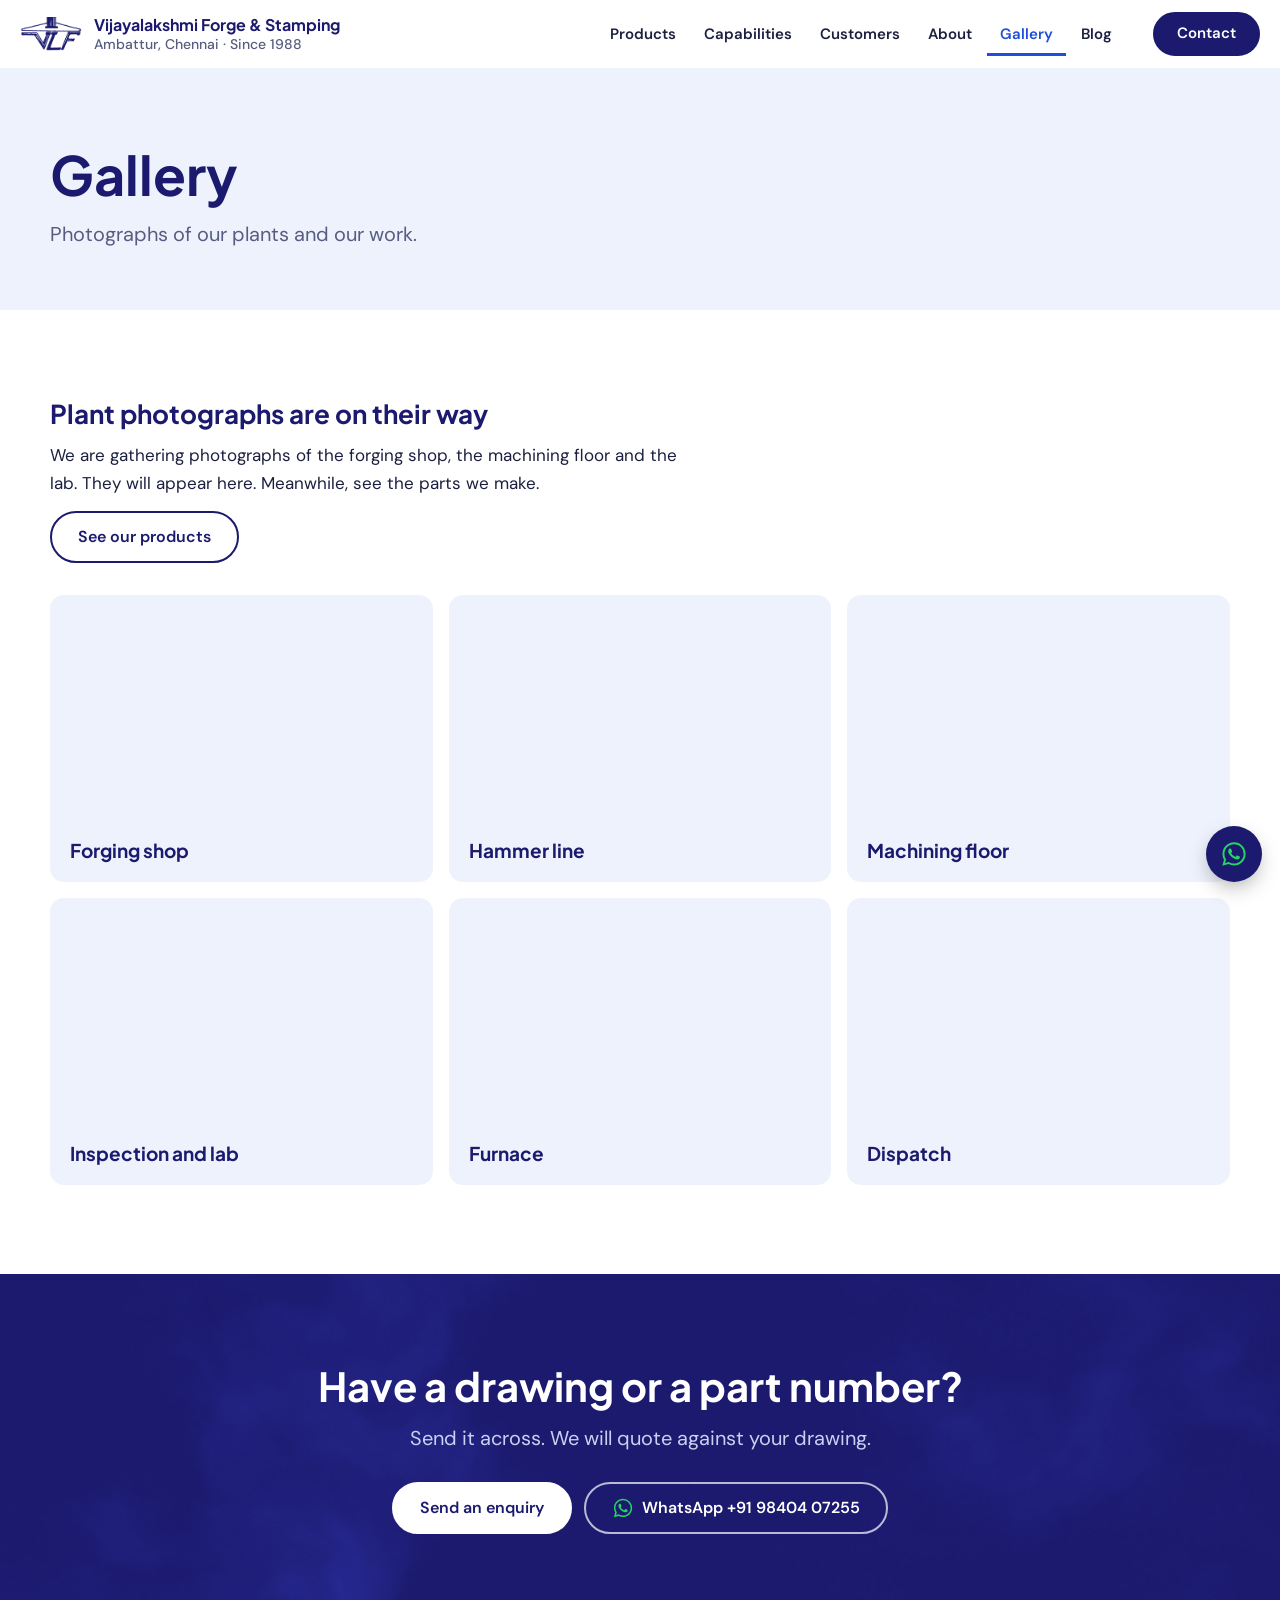
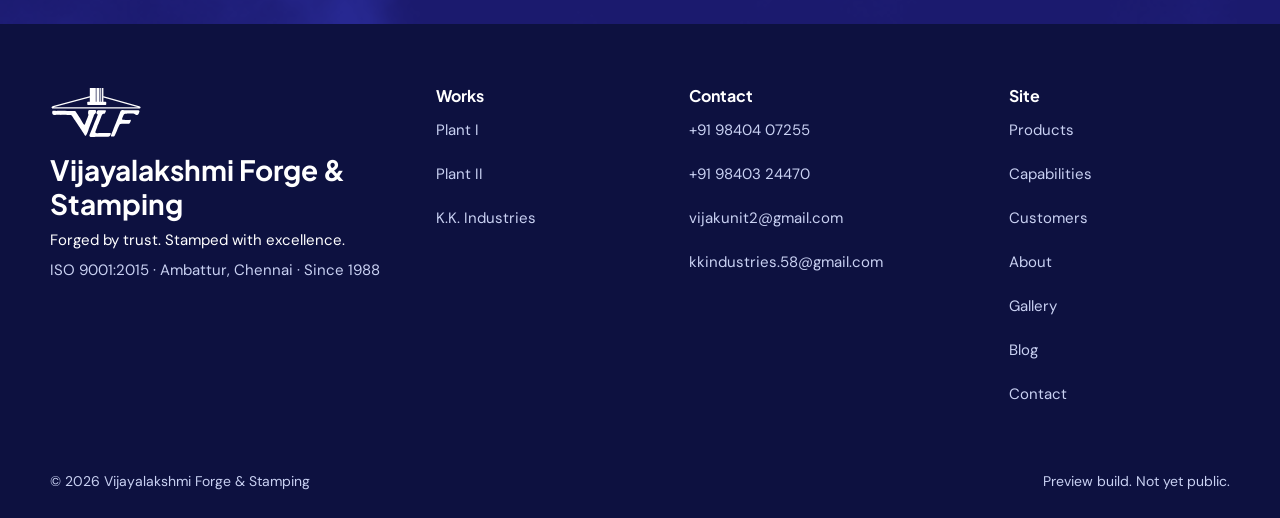
<file: gallery.html>
<!doctype html>
<html lang="en-IN">
<head>
<meta charset="utf-8">
<meta name="viewport" content="width=device-width, initial-scale=1">
<script>(function(){var d=document.documentElement;d.className+=' js';try{if(matchMedia('(prefers-reduced-motion: reduce)').matches)return;var s=sessionStorage;if(!s.getItem('vlf-seen')){s.setItem('vlf-seen','1');d.className+=' ld'}else if(s.getItem('vlf-pt')){s.removeItem('vlf-pt');d.className+=' pt-in'}}catch(e){}})();</script>
<title>Gallery | Vijayalakshmi Forge &amp; Stamping</title>
<meta name="description" content="Photographs of the forging shop, hammer line, machining floor and lab at Vijayalakshmi Forge &amp; Stamping, Ambattur.">
<meta name="robots" content="noindex, nofollow">
<link rel="canonical" href="https://vijlakforge.com/gallery">
<meta property="og:site_name" content="Vijayalakshmi Forge &amp; Stamping">
<meta property="og:title" content="Gallery | Vijayalakshmi Forge &amp; Stamping">
<meta property="og:description" content="Photographs of the forging shop, hammer line, machining floor and lab at Vijayalakshmi Forge &amp; Stamping, Ambattur.">
<meta property="og:type" content="website">
<meta property="og:url" content="https://vijlakforge.com/gallery">
<meta property="og:image" content="https://vijlakforge.com/assets/img/p-chain-02.webp">
<meta property="og:locale" content="en_IN">
<meta name="twitter:card" content="summary_large_image">
<meta name="geo.region" content="IN-TN">
<meta name="geo.placename" content="Ambattur, Chennai">
<meta name="theme-color" content="#1B1A6E">
<link rel="icon" href="favicon.png" type="image/png">
<link rel="apple-touch-icon" href="favicon.png">
<link rel="alternate" type="text/plain" href="llms.txt" title="Site summary for AI assistants">
<link rel="sitemap" type="application/xml" href="sitemap.xml">
<link rel="preconnect" href="https://fonts.googleapis.com">
<link rel="preconnect" href="https://fonts.gstatic.com" crossorigin>
<link rel="stylesheet" href="https://fonts.googleapis.com/css2?family=Plus+Jakarta+Sans:wght@600;700;800&family=DM+Sans:opsz,wght@9..40,400;9..40,500;9..40,600;9..40,700&display=swap">
<link rel="stylesheet" href="styles.css?v=9178198ec607">
<script type="speculationrules">{"prefetch":[{"where":{"and":[{"href_matches":"/*"},{"not":{"selector_matches":"[target=_blank]"}}]},"eagerness":"moderate"}]}</script>
<script type="application/ld+json">{"@context":"https://schema.org","@graph":[{"@type":"Organization","@id":"https://vijlakforge.com/#org","name":"Vijayalakshmi Forge & Stamping","url":"https://vijlakforge.com/"},{"@type":"BreadcrumbList","itemListElement":[{"@type":"ListItem","position":1,"name":"Home","item":"https://vijlakforge.com/"},{"@type":"ListItem","position":2,"name":"Gallery","item":"https://vijlakforge.com/gallery"}]}]}</script>
</head>
<body>
<div id="ld" aria-hidden="true">
  <div class="ld-bands"><i style="--i:0"></i><i style="--i:1"></i><i style="--i:2"></i><i style="--i:3"></i><i style="--i:4"></i><i style="--i:5"></i></div>
  <div class="ld-in">
    <svg class="ld-svg" viewBox="0 0 1220 660" focusable="false">
      <defs>
        <linearGradient id="ld-heat" gradientUnits="userSpaceOnUse" x1="0" y1="290" x2="0" y2="655">
          <stop offset="0" stop-color="#ff7a1a"/><stop offset=".45" stop-color="#ffc35c"/><stop offset="1" stop-color="#e0441a"/>
        </linearGradient>
      </defs>
      <g class="ld-shake">
        <rect class="ld-billet" x="200" y="278" width="820" height="300" rx="52" fill="url(#ld-heat)"/>
        <g class="ld-hot" fill="url(#ld-heat)"><path d="M571.0 292.1C564.7 292.6 554.1 292.7 547.5 292.4C532.5 291.7 519.1 293.2 514.5 296.0C509.9 298.9 507.4 304.6 505.5 317.5C503.4 330.9 503.9 338.7 507.4 346.0C510.5 352.7 510.6 355.8 507.9 364.6C504.8 374.7 492.0 408.4 483.5 429.0C479.4 438.8 474.5 451.1 472.6 456.2C464.3 479.0 459.8 487.0 455.2 487.0C451.0 487.0 444.6 477.9 416.0 431.0C388.6 386.0 383.4 377.8 364.1 349.0C338.3 310.3 337.7 309.5 331.5 306.5L326.5 304.0L228.0 303.4C173.8 303.0 123.4 302.9 116.0 303.0C94.2 303.5 71.6 303.5 55.5 303.0C37.8 302.5 35.2 303.4 31.2 311.0C29.0 315.1 28.9 316.4 29.3 326.5C30.0 343.2 33.5 350.8 42.0 354.4C47.3 356.6 74.5 357.3 92.0 355.8C103.9 354.7 109.8 354.7 125.0 355.7C138.6 356.7 147.9 356.8 160.2 356.0C170.5 355.4 180.0 355.4 185.2 356.0C189.8 356.5 211.7 356.9 234.0 356.8C279.9 356.6 279.9 356.6 287.2 364.8C291.9 370.0 306.6 391.9 315.8 407.5C319.7 414.1 325.1 422.2 327.9 425.5C333.3 431.9 346.8 451.8 361.4 475.0C366.2 482.7 375.0 495.7 380.9 503.8C394.9 523.1 402.3 534.1 412.7 551.3C417.4 559.1 427.2 574.3 434.4 585.0C441.7 595.7 450.7 609.7 454.4 616.0C462.2 629.2 465.1 632.7 469.1 633.5C475.6 634.9 480.8 628.9 488.6 610.8C491.1 605.1 495.8 594.4 499.0 587.0C502.2 579.6 506.7 567.4 509.0 560.0C517.9 531.1 521.5 520.8 529.7 500.5C534.4 488.9 541.7 470.3 546.0 459.0C550.3 447.7 558.0 427.2 563.2 413.5C568.5 399.7 575.5 380.8 579.0 371.5C586.6 350.7 587.6 349.0 595.1 344.4C602.3 340.0 606.4 334.8 608.9 326.5C614.8 307.6 611.2 296.5 598.0 292.6C592.3 290.9 589.1 290.8 571.0 292.1Z"/><path d="M650.5 295.0C630.0 295.7 628.2 296.9 620.0 315.9C612.8 332.4 613.7 337.6 624.5 343.3C635.7 349.2 635.6 349.8 618.5 391.0C612.6 405.0 603.2 428.0 597.6 442.0C591.9 456.0 584.3 474.5 580.7 483.0C573.4 500.5 557.8 539.2 546.7 567.5C542.6 577.9 536.5 592.9 533.1 600.8C519.4 632.7 519.3 641.1 532.3 647.4C538.5 650.5 536.5 650.4 587.5 649.1C609.5 648.5 657.9 647.8 695.0 647.5C732.1 647.2 766.8 646.5 772.0 645.9C788.7 644.0 791.4 641.8 801.2 622.8C807.9 609.7 808.4 605.9 804.4 601.1C800.3 596.2 796.9 595.7 771.9 596.4C759.6 596.7 725.4 597.4 696.0 597.9C666.6 598.4 640.7 599.1 638.5 599.5C636.3 599.9 628.8 599.7 621.8 599.1C604.8 597.8 601.0 595.7 601.0 587.8C601.0 581.7 611.2 552.2 625.8 516.0C630.8 503.6 636.9 488.3 639.3 482.0C641.8 475.7 648.8 458.3 655.0 443.5C661.2 428.6 670.0 406.7 674.6 394.7C692.7 347.2 694.8 344.3 712.5 342.5C719.9 341.7 723.4 340.4 726.3 337.2C729.3 333.9 742.0 307.1 742.0 304.1C742.0 300.4 738.8 296.4 734.7 295.1C731.5 294.0 679.3 294.0 650.5 295.0Z"/><path d="M950.5 293.9C940.0 296.5 936.4 301.3 929.2 322.1C924.8 334.8 913.3 364.7 904.2 387.5C900.9 395.7 890.7 421.4 881.5 444.5C872.4 467.6 860.4 497.9 854.9 511.8C849.4 525.8 843.1 542.3 840.9 548.6C837.1 559.8 819.0 603.0 814.4 612.2C810.8 619.4 807.0 633.5 807.7 637.1C808.9 643.1 812.1 644.0 832.2 644.0C853.4 644.0 853.8 643.8 859.0 631.2C860.8 627.0 865.8 616.0 870.1 606.8C874.4 597.6 883.4 577.2 889.9 561.3C916.6 496.9 923.9 482.2 931.0 478.5C936.7 475.6 966.7 473.8 1006.5 474.2C1048.8 474.5 1049.6 474.4 1055.2 468.2C1058.7 464.3 1060.9 460.1 1068.5 443.4C1073.8 431.5 1074.0 429.8 1069.9 425.8L1066.8 422.7L1050.7 423.5C1041.8 424.0 1031.8 424.3 1028.5 424.2C1025.2 424.1 1011.7 423.9 998.5 423.7C953.4 423.1 950.7 420.7 961.6 392.2C980.6 342.6 982.8 340.6 1015.5 340.4C1026.5 340.3 1048.3 340.0 1064.0 339.6C1109.3 338.4 1120.2 340.2 1127.0 349.6C1132.0 356.6 1135.0 358.0 1145.1 358.0C1167.7 358.0 1171.7 354.7 1180.7 328.4C1187.1 309.8 1187.3 308.8 1186.0 303.8C1183.6 295.1 1176.7 292.1 1163.6 294.0C1147.9 296.3 1036.7 297.0 1021.2 294.9C1014.4 294.0 1011.0 294.1 1001.2 295.5C989.6 297.1 989.2 297.1 980.6 295.1C971.7 293.0 956.8 292.4 950.5 293.9Z"/></g>
        <g class="ld-cool" fill="#fff"><path d="M571.0 292.1C564.7 292.6 554.1 292.7 547.5 292.4C532.5 291.7 519.1 293.2 514.5 296.0C509.9 298.9 507.4 304.6 505.5 317.5C503.4 330.9 503.9 338.7 507.4 346.0C510.5 352.7 510.6 355.8 507.9 364.6C504.8 374.7 492.0 408.4 483.5 429.0C479.4 438.8 474.5 451.1 472.6 456.2C464.3 479.0 459.8 487.0 455.2 487.0C451.0 487.0 444.6 477.9 416.0 431.0C388.6 386.0 383.4 377.8 364.1 349.0C338.3 310.3 337.7 309.5 331.5 306.5L326.5 304.0L228.0 303.4C173.8 303.0 123.4 302.9 116.0 303.0C94.2 303.5 71.6 303.5 55.5 303.0C37.8 302.5 35.2 303.4 31.2 311.0C29.0 315.1 28.9 316.4 29.3 326.5C30.0 343.2 33.5 350.8 42.0 354.4C47.3 356.6 74.5 357.3 92.0 355.8C103.9 354.7 109.8 354.7 125.0 355.7C138.6 356.7 147.9 356.8 160.2 356.0C170.5 355.4 180.0 355.4 185.2 356.0C189.8 356.5 211.7 356.9 234.0 356.8C279.9 356.6 279.9 356.6 287.2 364.8C291.9 370.0 306.6 391.9 315.8 407.5C319.7 414.1 325.1 422.2 327.9 425.5C333.3 431.9 346.8 451.8 361.4 475.0C366.2 482.7 375.0 495.7 380.9 503.8C394.9 523.1 402.3 534.1 412.7 551.3C417.4 559.1 427.2 574.3 434.4 585.0C441.7 595.7 450.7 609.7 454.4 616.0C462.2 629.2 465.1 632.7 469.1 633.5C475.6 634.9 480.8 628.9 488.6 610.8C491.1 605.1 495.8 594.4 499.0 587.0C502.2 579.6 506.7 567.4 509.0 560.0C517.9 531.1 521.5 520.8 529.7 500.5C534.4 488.9 541.7 470.3 546.0 459.0C550.3 447.7 558.0 427.2 563.2 413.5C568.5 399.7 575.5 380.8 579.0 371.5C586.6 350.7 587.6 349.0 595.1 344.4C602.3 340.0 606.4 334.8 608.9 326.5C614.8 307.6 611.2 296.5 598.0 292.6C592.3 290.9 589.1 290.8 571.0 292.1Z"/><path d="M650.5 295.0C630.0 295.7 628.2 296.9 620.0 315.9C612.8 332.4 613.7 337.6 624.5 343.3C635.7 349.2 635.6 349.8 618.5 391.0C612.6 405.0 603.2 428.0 597.6 442.0C591.9 456.0 584.3 474.5 580.7 483.0C573.4 500.5 557.8 539.2 546.7 567.5C542.6 577.9 536.5 592.9 533.1 600.8C519.4 632.7 519.3 641.1 532.3 647.4C538.5 650.5 536.5 650.4 587.5 649.1C609.5 648.5 657.9 647.8 695.0 647.5C732.1 647.2 766.8 646.5 772.0 645.9C788.7 644.0 791.4 641.8 801.2 622.8C807.9 609.7 808.4 605.9 804.4 601.1C800.3 596.2 796.9 595.7 771.9 596.4C759.6 596.7 725.4 597.4 696.0 597.9C666.6 598.4 640.7 599.1 638.5 599.5C636.3 599.9 628.8 599.7 621.8 599.1C604.8 597.8 601.0 595.7 601.0 587.8C601.0 581.7 611.2 552.2 625.8 516.0C630.8 503.6 636.9 488.3 639.3 482.0C641.8 475.7 648.8 458.3 655.0 443.5C661.2 428.6 670.0 406.7 674.6 394.7C692.7 347.2 694.8 344.3 712.5 342.5C719.9 341.7 723.4 340.4 726.3 337.2C729.3 333.9 742.0 307.1 742.0 304.1C742.0 300.4 738.8 296.4 734.7 295.1C731.5 294.0 679.3 294.0 650.5 295.0Z"/><path d="M950.5 293.9C940.0 296.5 936.4 301.3 929.2 322.1C924.8 334.8 913.3 364.7 904.2 387.5C900.9 395.7 890.7 421.4 881.5 444.5C872.4 467.6 860.4 497.9 854.9 511.8C849.4 525.8 843.1 542.3 840.9 548.6C837.1 559.8 819.0 603.0 814.4 612.2C810.8 619.4 807.0 633.5 807.7 637.1C808.9 643.1 812.1 644.0 832.2 644.0C853.4 644.0 853.8 643.8 859.0 631.2C860.8 627.0 865.8 616.0 870.1 606.8C874.4 597.6 883.4 577.2 889.9 561.3C916.6 496.9 923.9 482.2 931.0 478.5C936.7 475.6 966.7 473.8 1006.5 474.2C1048.8 474.5 1049.6 474.4 1055.2 468.2C1058.7 464.3 1060.9 460.1 1068.5 443.4C1073.8 431.5 1074.0 429.8 1069.9 425.8L1066.8 422.7L1050.7 423.5C1041.8 424.0 1031.8 424.3 1028.5 424.2C1025.2 424.1 1011.7 423.9 998.5 423.7C953.4 423.1 950.7 420.7 961.6 392.2C980.6 342.6 982.8 340.6 1015.5 340.4C1026.5 340.3 1048.3 340.0 1064.0 339.6C1109.3 338.4 1120.2 340.2 1127.0 349.6C1132.0 356.6 1135.0 358.0 1145.1 358.0C1167.7 358.0 1171.7 354.7 1180.7 328.4C1187.1 309.8 1187.3 308.8 1186.0 303.8C1183.6 295.1 1176.7 292.1 1163.6 294.0C1147.9 296.3 1036.7 297.0 1021.2 294.9C1014.4 294.0 1011.0 294.1 1001.2 295.5C989.6 297.1 989.2 297.1 980.6 295.1C971.7 293.0 956.8 292.4 950.5 293.9Z"/></g>
        <g class="ld-sparks"><rect class="ld-spark" x="288" y="282" width="27" height="8" rx="4" fill="#ffffff" style="--dx:-310px;--dy:-114px;--r:-11deg;--t:0.72s;--j:0.023s"/><rect class="ld-spark" x="355" y="282" width="29" height="8" rx="4" fill="#ffd27a" style="--dx:-185px;--dy:-147px;--r:78deg;--t:0.72s;--j:0.016s"/><rect class="ld-spark" x="876" y="282" width="16" height="8" rx="4" fill="#ffd27a" style="--dx:217px;--dy:-129px;--r:176deg;--t:0.72s;--j:0.023s"/><rect class="ld-spark" x="361" y="282" width="26" height="8" rx="4" fill="#ffffff" style="--dx:-233px;--dy:-105px;--r:21deg;--t:0.72s;--j:0.021s"/><rect class="ld-spark" x="766" y="282" width="25" height="8" rx="4" fill="#ffd27a" style="--dx:340px;--dy:-282px;--r:-126deg;--t:0.72s;--j:0.060s"/><rect class="ld-spark" x="927" y="282" width="32" height="8" rx="4" fill="#ffffff" style="--dx:85px;--dy:-230px;--r:3deg;--t:0.72s;--j:0.055s"/><rect class="ld-spark" x="337" y="282" width="37" height="8" rx="4" fill="#ffffff" style="--dx:-113px;--dy:-175px;--r:36deg;--t:0.72s;--j:0.002s"/><rect class="ld-spark" x="384" y="282" width="28" height="8" rx="4" fill="#ff6a1a" style="--dx:-322px;--dy:-93px;--r:-165deg;--t:0.72s;--j:0.040s"/><rect class="ld-spark" x="265" y="282" width="32" height="8" rx="4" fill="#ffffff" style="--dx:-85px;--dy:-143px;--r:-183deg;--t:0.72s;--j:0.042s"/><rect class="ld-spark" x="1035" y="282" width="27" height="8" rx="4" fill="#ffd27a" style="--dx:241px;--dy:-93px;--r:108deg;--t:0.72s;--j:0.032s"/><rect class="ld-spark" x="927" y="282" width="29" height="8" rx="4" fill="#ffffff" style="--dx:135px;--dy:-288px;--r:164deg;--t:0.72s;--j:0.040s"/><rect class="ld-spark" x="706" y="282" width="37" height="8" rx="4" fill="#ff9a2e" style="--dx:284px;--dy:-264px;--r:7deg;--t:0.72s;--j:0.034s"/><rect class="ld-spark" x="545" y="282" width="20" height="8" rx="4" fill="#ffffff" style="--dx:-48px;--dy:-192px;--r:-6deg;--t:0.72s;--j:0.021s"/><rect class="ld-spark" x="475" y="282" width="26" height="8" rx="4" fill="#ffd27a" style="--dx:-222px;--dy:-203px;--r:122deg;--t:0.72s;--j:0.038s"/><rect class="ld-spark" x="655" y="282" width="35" height="8" rx="4" fill="#ff6a1a" style="--dx:85px;--dy:-188px;--r:-187deg;--t:0.72s;--j:0.057s"/><rect class="ld-spark" x="232" y="282" width="22" height="8" rx="4" fill="#ff6a1a" style="--dx:-342px;--dy:-239px;--r:-156deg;--t:0.72s;--j:0.037s"/><rect class="ld-spark" x="1011" y="282" width="34" height="8" rx="4" fill="#ff6a1a" style="--dx:328px;--dy:-71px;--r:-99deg;--t:1.16s;--j:0.013s"/><rect class="ld-spark" x="201" y="282" width="34" height="8" rx="4" fill="#ff6a1a" style="--dx:-238px;--dy:-210px;--r:18deg;--t:1.16s;--j:0.027s"/><rect class="ld-spark" x="406" y="282" width="23" height="8" rx="4" fill="#ffffff" style="--dx:-109px;--dy:-166px;--r:-31deg;--t:1.16s;--j:0.053s"/><rect class="ld-spark" x="315" y="282" width="20" height="8" rx="4" fill="#ff6a1a" style="--dx:-138px;--dy:-94px;--r:199deg;--t:1.16s;--j:0.040s"/><rect class="ld-spark" x="330" y="282" width="36" height="8" rx="4" fill="#ff6a1a" style="--dx:-322px;--dy:-234px;--r:116deg;--t:1.16s;--j:0.021s"/><rect class="ld-spark" x="1033" y="282" width="32" height="8" rx="4" fill="#ffffff" style="--dx:341px;--dy:-239px;--r:62deg;--t:1.16s;--j:0.015s"/><rect class="ld-spark" x="416" y="282" width="31" height="8" rx="4" fill="#ffffff" style="--dx:-218px;--dy:-249px;--r:160deg;--t:1.16s;--j:0.028s"/><rect class="ld-spark" x="670" y="282" width="21" height="8" rx="4" fill="#ff6a1a" style="--dx:372px;--dy:-172px;--r:126deg;--t:1.16s;--j:0.050s"/><rect class="ld-spark" x="941" y="282" width="23" height="8" rx="4" fill="#ffffff" style="--dx:279px;--dy:-170px;--r:-75deg;--t:1.16s;--j:0.012s"/><rect class="ld-spark" x="620" y="282" width="34" height="8" rx="4" fill="#ffd27a" style="--dx:369px;--dy:-69px;--r:163deg;--t:1.16s;--j:0.011s"/><rect class="ld-spark" x="825" y="282" width="21" height="8" rx="4" fill="#ffd27a" style="--dx:91px;--dy:-118px;--r:102deg;--t:1.16s;--j:0.008s"/><rect class="ld-spark" x="404" y="282" width="36" height="8" rx="4" fill="#ffd27a" style="--dx:-288px;--dy:-65px;--r:-177deg;--t:1.16s;--j:0.022s"/><rect class="ld-spark" x="390" y="282" width="17" height="8" rx="4" fill="#ffd27a" style="--dx:-98px;--dy:-67px;--r:-51deg;--t:1.16s;--j:0.008s"/><rect class="ld-spark" x="379" y="282" width="30" height="8" rx="4" fill="#ffd27a" style="--dx:-245px;--dy:-201px;--r:42deg;--t:1.48s;--j:0.055s"/><rect class="ld-spark" x="583" y="282" width="28" height="8" rx="4" fill="#ffffff" style="--dx:-261px;--dy:-229px;--r:-41deg;--t:1.48s;--j:0.052s"/><rect class="ld-spark" x="374" y="282" width="16" height="8" rx="4" fill="#ffd27a" style="--dx:-74px;--dy:-147px;--r:-136deg;--t:1.48s;--j:0.057s"/><rect class="ld-spark" x="208" y="282" width="29" height="8" rx="4" fill="#ffffff" style="--dx:-284px;--dy:-117px;--r:86deg;--t:1.48s;--j:0.055s"/><rect class="ld-spark" x="518" y="282" width="35" height="8" rx="4" fill="#ffd27a" style="--dx:-321px;--dy:-284px;--r:-186deg;--t:1.48s;--j:0.030s"/><rect class="ld-spark" x="397" y="282" width="25" height="8" rx="4" fill="#ffffff" style="--dx:-253px;--dy:-264px;--r:30deg;--t:1.48s;--j:0.032s"/><rect class="ld-spark" x="529" y="282" width="17" height="8" rx="4" fill="#ff6a1a" style="--dx:-147px;--dy:-279px;--r:196deg;--t:1.48s;--j:0.040s"/><rect class="ld-spark" x="314" y="282" width="29" height="8" rx="4" fill="#ff9a2e" style="--dx:-298px;--dy:-276px;--r:53deg;--t:1.48s;--j:0.059s"/><rect class="ld-spark" x="405" y="282" width="27" height="8" rx="4" fill="#ff6a1a" style="--dx:-101px;--dy:-210px;--r:120deg;--t:1.48s;--j:0.025s"/></g>
        <g class="ld-hammer" fill="#fff" color="#fff"><g class="ld-ram"><rect x="528" y="0" width="79" height="186"/><rect x="616" y="0" width="40" height="186"/><rect x="666" y="0" width="14" height="186"/><rect x="690" y="0" width="18" height="186"/><rect x="494" y="182" width="252" height="42" rx="9"/><path d="M526 117 L44 248 Q20 256 34 265 L1186 265 Q1202 257 1182 249 L710 117" fill="none" stroke="currentColor" stroke-width="17" stroke-linejoin="round" stroke-linecap="round"/></g></g>
      </g>
    </svg>
    <p class="ld-name"><span class="ld-w"><span style="--i:0">V</span><span style="--i:1">i</span><span style="--i:2">j</span><span style="--i:3">a</span><span style="--i:4">y</span><span style="--i:5">a</span><span style="--i:6">l</span><span style="--i:7">a</span><span style="--i:8">k</span><span style="--i:9">s</span><span style="--i:10">h</span><span style="--i:11">m</span><span style="--i:12">i</span></span> <span class="ld-w"><span style="--i:14">F</span><span style="--i:15">o</span><span style="--i:16">r</span><span style="--i:17">g</span><span style="--i:18">e</span></span> <span class="ld-w"><span style="--i:20">&amp;</span></span> <span class="ld-w"><span style="--i:22">S</span><span style="--i:23">t</span><span style="--i:24">a</span><span style="--i:25">m</span><span style="--i:26">p</span><span style="--i:27">i</span><span style="--i:28">n</span><span style="--i:29">g</span></span></p>
    <p class="ld-line">Forging since 1988 · Ambattur, Chennai</p>
  </div>
</div>
<div id="pt" aria-hidden="true"><div class="ld-bands"><i style="--i:0"></i><i style="--i:1"></i><i style="--i:2"></i><i style="--i:3"></i><i style="--i:4"></i><i style="--i:5"></i></div><svg class="pt-mark" viewBox="0 0 1220 660" aria-hidden="true" focusable="false" fill="currentColor"><g class=""><rect x="528" y="0" width="79" height="186"/><rect x="616" y="0" width="40" height="186"/><rect x="666" y="0" width="14" height="186"/><rect x="690" y="0" width="18" height="186"/><rect x="494" y="182" width="252" height="42" rx="9"/><path d="M526 117 L44 248 Q20 256 34 265 L1186 265 Q1202 257 1182 249 L710 117" fill="none" stroke="currentColor" stroke-width="17" stroke-linejoin="round" stroke-linecap="round"/></g><path class="" d="M571.0 292.1C564.7 292.6 554.1 292.7 547.5 292.4C532.5 291.7 519.1 293.2 514.5 296.0C509.9 298.9 507.4 304.6 505.5 317.5C503.4 330.9 503.9 338.7 507.4 346.0C510.5 352.7 510.6 355.8 507.9 364.6C504.8 374.7 492.0 408.4 483.5 429.0C479.4 438.8 474.5 451.1 472.6 456.2C464.3 479.0 459.8 487.0 455.2 487.0C451.0 487.0 444.6 477.9 416.0 431.0C388.6 386.0 383.4 377.8 364.1 349.0C338.3 310.3 337.7 309.5 331.5 306.5L326.5 304.0L228.0 303.4C173.8 303.0 123.4 302.9 116.0 303.0C94.2 303.5 71.6 303.5 55.5 303.0C37.8 302.5 35.2 303.4 31.2 311.0C29.0 315.1 28.9 316.4 29.3 326.5C30.0 343.2 33.5 350.8 42.0 354.4C47.3 356.6 74.5 357.3 92.0 355.8C103.9 354.7 109.8 354.7 125.0 355.7C138.6 356.7 147.9 356.8 160.2 356.0C170.5 355.4 180.0 355.4 185.2 356.0C189.8 356.5 211.7 356.9 234.0 356.8C279.9 356.6 279.9 356.6 287.2 364.8C291.9 370.0 306.6 391.9 315.8 407.5C319.7 414.1 325.1 422.2 327.9 425.5C333.3 431.9 346.8 451.8 361.4 475.0C366.2 482.7 375.0 495.7 380.9 503.8C394.9 523.1 402.3 534.1 412.7 551.3C417.4 559.1 427.2 574.3 434.4 585.0C441.7 595.7 450.7 609.7 454.4 616.0C462.2 629.2 465.1 632.7 469.1 633.5C475.6 634.9 480.8 628.9 488.6 610.8C491.1 605.1 495.8 594.4 499.0 587.0C502.2 579.6 506.7 567.4 509.0 560.0C517.9 531.1 521.5 520.8 529.7 500.5C534.4 488.9 541.7 470.3 546.0 459.0C550.3 447.7 558.0 427.2 563.2 413.5C568.5 399.7 575.5 380.8 579.0 371.5C586.6 350.7 587.6 349.0 595.1 344.4C602.3 340.0 606.4 334.8 608.9 326.5C614.8 307.6 611.2 296.5 598.0 292.6C592.3 290.9 589.1 290.8 571.0 292.1Z"/><path class="" d="M650.5 295.0C630.0 295.7 628.2 296.9 620.0 315.9C612.8 332.4 613.7 337.6 624.5 343.3C635.7 349.2 635.6 349.8 618.5 391.0C612.6 405.0 603.2 428.0 597.6 442.0C591.9 456.0 584.3 474.5 580.7 483.0C573.4 500.5 557.8 539.2 546.7 567.5C542.6 577.9 536.5 592.9 533.1 600.8C519.4 632.7 519.3 641.1 532.3 647.4C538.5 650.5 536.5 650.4 587.5 649.1C609.5 648.5 657.9 647.8 695.0 647.5C732.1 647.2 766.8 646.5 772.0 645.9C788.7 644.0 791.4 641.8 801.2 622.8C807.9 609.7 808.4 605.9 804.4 601.1C800.3 596.2 796.9 595.7 771.9 596.4C759.6 596.7 725.4 597.4 696.0 597.9C666.6 598.4 640.7 599.1 638.5 599.5C636.3 599.9 628.8 599.7 621.8 599.1C604.8 597.8 601.0 595.7 601.0 587.8C601.0 581.7 611.2 552.2 625.8 516.0C630.8 503.6 636.9 488.3 639.3 482.0C641.8 475.7 648.8 458.3 655.0 443.5C661.2 428.6 670.0 406.7 674.6 394.7C692.7 347.2 694.8 344.3 712.5 342.5C719.9 341.7 723.4 340.4 726.3 337.2C729.3 333.9 742.0 307.1 742.0 304.1C742.0 300.4 738.8 296.4 734.7 295.1C731.5 294.0 679.3 294.0 650.5 295.0Z"/><path class="" d="M950.5 293.9C940.0 296.5 936.4 301.3 929.2 322.1C924.8 334.8 913.3 364.7 904.2 387.5C900.9 395.7 890.7 421.4 881.5 444.5C872.4 467.6 860.4 497.9 854.9 511.8C849.4 525.8 843.1 542.3 840.9 548.6C837.1 559.8 819.0 603.0 814.4 612.2C810.8 619.4 807.0 633.5 807.7 637.1C808.9 643.1 812.1 644.0 832.2 644.0C853.4 644.0 853.8 643.8 859.0 631.2C860.8 627.0 865.8 616.0 870.1 606.8C874.4 597.6 883.4 577.2 889.9 561.3C916.6 496.9 923.9 482.2 931.0 478.5C936.7 475.6 966.7 473.8 1006.5 474.2C1048.8 474.5 1049.6 474.4 1055.2 468.2C1058.7 464.3 1060.9 460.1 1068.5 443.4C1073.8 431.5 1074.0 429.8 1069.9 425.8L1066.8 422.7L1050.7 423.5C1041.8 424.0 1031.8 424.3 1028.5 424.2C1025.2 424.1 1011.7 423.9 998.5 423.7C953.4 423.1 950.7 420.7 961.6 392.2C980.6 342.6 982.8 340.6 1015.5 340.4C1026.5 340.3 1048.3 340.0 1064.0 339.6C1109.3 338.4 1120.2 340.2 1127.0 349.6C1132.0 356.6 1135.0 358.0 1145.1 358.0C1167.7 358.0 1171.7 354.7 1180.7 328.4C1187.1 309.8 1187.3 308.8 1186.0 303.8C1183.6 295.1 1176.7 292.1 1163.6 294.0C1147.9 296.3 1036.7 297.0 1021.2 294.9C1014.4 294.0 1011.0 294.1 1001.2 295.5C989.6 297.1 989.2 297.1 980.6 295.1C971.7 293.0 956.8 292.4 950.5 293.9Z"/></svg></div>
<a class="skip" href="#main">Skip to content</a>
<header class="hdr" data-header>
  <div class="hdr__in">
    <a class="brand" href="./">
      <img src="assets/img/mark-vlf.png" alt="" class="brand__mark" width="305" height="167">
      <span class="brand__txt">
        <span class="brand__name">Vijayalakshmi Forge & Stamping</span>
        <span class="brand__sub">Ambattur, Chennai · Since 1988</span>
      </span>
    </a>
    <nav class="nav" aria-label="Primary" style="--cnt:6">
        <a href="products" style="--n:0">Products</a>
        <a href="capabilities" style="--n:1">Capabilities</a>
        <a href="customers" style="--n:2">Customers</a>
        <a href="about" style="--n:3">About</a>
        <a href="gallery" style="--n:4" aria-current="page">Gallery</a>
        <a href="blog" style="--n:5">Blog</a>
    </nav>
    <div class="hdr__act">
      <a class="btn btn--sm" href="contact">Contact</a>
      <button class="burger" type="button" aria-label="Open menu"
              aria-expanded="false" aria-controls="drawer" data-burger>
        <svg viewBox="0 0 24 24" width="24" height="24" aria-hidden="true"
             fill="none" stroke="currentColor" stroke-width="2" stroke-linecap="round">
          <path d="M3 6h18M3 12h18M3 18h18"/>
        </svg>
      </button>
    </div>
  </div>
</header>
<div class="drawer" id="drawer" data-drawer hidden>
  <button class="drawer__x" type="button" aria-label="Close menu" data-drawer-close>
    <svg viewBox="0 0 24 24" width="26" height="26" fill="none"
         stroke="currentColor" stroke-width="2" stroke-linecap="round">
      <path d="M5 5l14 14M19 5L5 19"/>
    </svg>
  </button>
  <nav class="drawer__nav" aria-label="Mobile">
        <a href="products" style="--n:0">Products</a>
        <a href="capabilities" style="--n:1">Capabilities</a>
        <a href="customers" style="--n:2">Customers</a>
        <a href="about" style="--n:3">About</a>
        <a href="gallery" style="--n:4" aria-current="page">Gallery</a>
        <a href="blog" style="--n:5">Blog</a>
  </nav>
  <a class="btn btn--block" href="contact">Contact</a>
  <div class="drawer__meta">
    <a href="tel:+919840407255">+91 98404 07255</a>
    <a href="mailto:vijakunit2@gmail.com,kkindustries.58@gmail.com?subject=Enquiry%20from%20the%20website">vijakunit2@gmail.com</a>
  </div>
</div>
<main id="main">

<section class="subhero">
  <div class="wrap subhero__in">
    <h1 class="h1">Gallery</h1>
    <p class="lede">Photographs of our plants and our work.</p>
  </div>
</section>
<section class="sec"><div class="wrap"><div class="empty" data-reveal>
  <h2 class="h3">Plant photographs are on their way</h2>
  <p>We are gathering photographs of the forging shop, the machining floor and the lab. They will appear here. Meanwhile, see the parts we make.</p>
  <a class="btn btn--ghost" href="products">See our products</a>
</div>
<div class="frames"><figure class="frame" data-reveal style="--i:0"><span>Forging shop</span></figure><figure class="frame" data-reveal style="--i:1"><span>Hammer line</span></figure><figure class="frame" data-reveal style="--i:2"><span>Machining floor</span></figure><figure class="frame" data-reveal style="--i:0"><span>Inspection and lab</span></figure><figure class="frame" data-reveal style="--i:1"><span>Furnace</span></figure><figure class="frame" data-reveal style="--i:2"><span>Dispatch</span></figure></div></div></section>

<section class="band">
  <canvas class="sky" data-base="#1b1a6e" data-tint="#2c2ea0" data-amt=".9" data-scale="1.3" aria-hidden="true"></canvas>
  <div class="wrap band__in" data-reveal>
    <h2 class="h2">Have a drawing or a part number?</h2>
    <p class="lede">Send it across. We will quote against your drawing.</p>
    <div class="band__act">
      <a class="btn btn--light" href="contact#enquire">Send an enquiry</a>
      <a class="btn btn--ghost-light" href="https://wa.me/919840407255?text=Hello%20Vijayalakshmi%20Forge%20%26%20Stamping%2C%20I%20would%20like%20to%20enquire%20about%20forged%20and%20machined%20components.%20Please%20let%20me%20know%20a%20convenient%20time%20to%20discuss."
         target="_blank" rel="noopener"><svg viewBox="0 0 24 24" aria-hidden="true" class="wa-g" width="22" height="22"><path fill="currentColor" d="M12.04 2C6.58 2 2.13 6.45 2.13 11.91c0 1.75.46 3.45 1.32 4.95L2 22l5.25-1.38a9.9 9.9 0 0 0 4.79 1.22h.01c5.46 0 9.91-4.45 9.91-9.91 0-2.65-1.03-5.14-2.9-7.01A9.82 9.82 0 0 0 12.04 2Zm0 18.15h-.01a8.2 8.2 0 0 1-4.19-1.15l-.3-.18-3.12.82.83-3.04-.2-.31a8.18 8.18 0 0 1-1.26-4.38c0-4.54 3.7-8.24 8.25-8.24 2.2 0 4.27.86 5.83 2.42a8.19 8.19 0 0 1 2.41 5.83c0 4.54-3.69 8.23-8.24 8.23Zm4.52-6.16c-.25-.12-1.47-.72-1.69-.81-.23-.08-.39-.12-.56.13-.16.24-.64.8-.78.97-.15.16-.29.18-.53.06-.25-.12-1.05-.39-1.99-1.23-.74-.66-1.23-1.47-1.38-1.72-.14-.25-.01-.38.11-.5.11-.11.25-.29.37-.43.12-.15.16-.25.25-.41.08-.17.04-.31-.02-.43-.06-.12-.56-1.34-.76-1.84-.2-.48-.4-.42-.56-.43h-.47c-.17 0-.43.06-.66.31-.22.25-.86.85-.86 2.07 0 1.22.89 2.4 1.01 2.56.12.17 1.75 2.67 4.23 3.74.59.26 1.05.41 1.41.52.59.19 1.13.16 1.56.1.47-.07 1.47-.6 1.67-1.18.21-.58.21-1.07.15-1.18-.06-.1-.22-.16-.47-.28Z"/></svg>WhatsApp +91 98404 07255</a>
    </div>
  </div>
</section>
</main>

<footer class="foot">
  <div class="wrap foot__in">
    <div class="foot__brand">
      <svg class="foot__mark" viewBox="0 0 1220 660" aria-hidden="true" focusable="false" fill="currentColor"><g class=""><rect x="528" y="0" width="79" height="186"/><rect x="616" y="0" width="40" height="186"/><rect x="666" y="0" width="14" height="186"/><rect x="690" y="0" width="18" height="186"/><rect x="494" y="182" width="252" height="42" rx="9"/><path d="M526 117 L44 248 Q20 256 34 265 L1186 265 Q1202 257 1182 249 L710 117" fill="none" stroke="currentColor" stroke-width="17" stroke-linejoin="round" stroke-linecap="round"/></g><path class="" d="M571.0 292.1C564.7 292.6 554.1 292.7 547.5 292.4C532.5 291.7 519.1 293.2 514.5 296.0C509.9 298.9 507.4 304.6 505.5 317.5C503.4 330.9 503.9 338.7 507.4 346.0C510.5 352.7 510.6 355.8 507.9 364.6C504.8 374.7 492.0 408.4 483.5 429.0C479.4 438.8 474.5 451.1 472.6 456.2C464.3 479.0 459.8 487.0 455.2 487.0C451.0 487.0 444.6 477.9 416.0 431.0C388.6 386.0 383.4 377.8 364.1 349.0C338.3 310.3 337.7 309.5 331.5 306.5L326.5 304.0L228.0 303.4C173.8 303.0 123.4 302.9 116.0 303.0C94.2 303.5 71.6 303.5 55.5 303.0C37.8 302.5 35.2 303.4 31.2 311.0C29.0 315.1 28.9 316.4 29.3 326.5C30.0 343.2 33.5 350.8 42.0 354.4C47.3 356.6 74.5 357.3 92.0 355.8C103.9 354.7 109.8 354.7 125.0 355.7C138.6 356.7 147.9 356.8 160.2 356.0C170.5 355.4 180.0 355.4 185.2 356.0C189.8 356.5 211.7 356.9 234.0 356.8C279.9 356.6 279.9 356.6 287.2 364.8C291.9 370.0 306.6 391.9 315.8 407.5C319.7 414.1 325.1 422.2 327.9 425.5C333.3 431.9 346.8 451.8 361.4 475.0C366.2 482.7 375.0 495.7 380.9 503.8C394.9 523.1 402.3 534.1 412.7 551.3C417.4 559.1 427.2 574.3 434.4 585.0C441.7 595.7 450.7 609.7 454.4 616.0C462.2 629.2 465.1 632.7 469.1 633.5C475.6 634.9 480.8 628.9 488.6 610.8C491.1 605.1 495.8 594.4 499.0 587.0C502.2 579.6 506.7 567.4 509.0 560.0C517.9 531.1 521.5 520.8 529.7 500.5C534.4 488.9 541.7 470.3 546.0 459.0C550.3 447.7 558.0 427.2 563.2 413.5C568.5 399.7 575.5 380.8 579.0 371.5C586.6 350.7 587.6 349.0 595.1 344.4C602.3 340.0 606.4 334.8 608.9 326.5C614.8 307.6 611.2 296.5 598.0 292.6C592.3 290.9 589.1 290.8 571.0 292.1Z"/><path class="" d="M650.5 295.0C630.0 295.7 628.2 296.9 620.0 315.9C612.8 332.4 613.7 337.6 624.5 343.3C635.7 349.2 635.6 349.8 618.5 391.0C612.6 405.0 603.2 428.0 597.6 442.0C591.9 456.0 584.3 474.5 580.7 483.0C573.4 500.5 557.8 539.2 546.7 567.5C542.6 577.9 536.5 592.9 533.1 600.8C519.4 632.7 519.3 641.1 532.3 647.4C538.5 650.5 536.5 650.4 587.5 649.1C609.5 648.5 657.9 647.8 695.0 647.5C732.1 647.2 766.8 646.5 772.0 645.9C788.7 644.0 791.4 641.8 801.2 622.8C807.9 609.7 808.4 605.9 804.4 601.1C800.3 596.2 796.9 595.7 771.9 596.4C759.6 596.7 725.4 597.4 696.0 597.9C666.6 598.4 640.7 599.1 638.5 599.5C636.3 599.9 628.8 599.7 621.8 599.1C604.8 597.8 601.0 595.7 601.0 587.8C601.0 581.7 611.2 552.2 625.8 516.0C630.8 503.6 636.9 488.3 639.3 482.0C641.8 475.7 648.8 458.3 655.0 443.5C661.2 428.6 670.0 406.7 674.6 394.7C692.7 347.2 694.8 344.3 712.5 342.5C719.9 341.7 723.4 340.4 726.3 337.2C729.3 333.9 742.0 307.1 742.0 304.1C742.0 300.4 738.8 296.4 734.7 295.1C731.5 294.0 679.3 294.0 650.5 295.0Z"/><path class="" d="M950.5 293.9C940.0 296.5 936.4 301.3 929.2 322.1C924.8 334.8 913.3 364.7 904.2 387.5C900.9 395.7 890.7 421.4 881.5 444.5C872.4 467.6 860.4 497.9 854.9 511.8C849.4 525.8 843.1 542.3 840.9 548.6C837.1 559.8 819.0 603.0 814.4 612.2C810.8 619.4 807.0 633.5 807.7 637.1C808.9 643.1 812.1 644.0 832.2 644.0C853.4 644.0 853.8 643.8 859.0 631.2C860.8 627.0 865.8 616.0 870.1 606.8C874.4 597.6 883.4 577.2 889.9 561.3C916.6 496.9 923.9 482.2 931.0 478.5C936.7 475.6 966.7 473.8 1006.5 474.2C1048.8 474.5 1049.6 474.4 1055.2 468.2C1058.7 464.3 1060.9 460.1 1068.5 443.4C1073.8 431.5 1074.0 429.8 1069.9 425.8L1066.8 422.7L1050.7 423.5C1041.8 424.0 1031.8 424.3 1028.5 424.2C1025.2 424.1 1011.7 423.9 998.5 423.7C953.4 423.1 950.7 420.7 961.6 392.2C980.6 342.6 982.8 340.6 1015.5 340.4C1026.5 340.3 1048.3 340.0 1064.0 339.6C1109.3 338.4 1120.2 340.2 1127.0 349.6C1132.0 356.6 1135.0 358.0 1145.1 358.0C1167.7 358.0 1171.7 354.7 1180.7 328.4C1187.1 309.8 1187.3 308.8 1186.0 303.8C1183.6 295.1 1176.7 292.1 1163.6 294.0C1147.9 296.3 1036.7 297.0 1021.2 294.9C1014.4 294.0 1011.0 294.1 1001.2 295.5C989.6 297.1 989.2 297.1 980.6 295.1C971.7 293.0 956.8 292.4 950.5 293.9Z"/></svg>
      <p class="foot__name">Vijayalakshmi Forge & Stamping</p>
      <p class="foot__tag">Forged by trust. Stamped with excellence.</p>
      <p class="foot__cert">ISO 9001:2015 · Ambattur, Chennai · Since 1988</p>
    </div>
    <div class="foot__col">
      <h2 class="foot__h">Works</h2>
      <ul><li><a href="about#plant-1">Plant I</a></li><li><a href="about#plant-2">Plant II</a></li><li><a href="about#kk">K.K. Industries</a></li></ul>
    </div>
    <div class="foot__col">
      <h2 class="foot__h">Contact</h2>
      <p><a href="tel:+919840407255">+91 98404 07255</a></p><p><a href="tel:+919840324470">+91 98403 24470</a></p>
      <p><a href="mailto:vijakunit2@gmail.com">vijakunit2@gmail.com</a></p><p><a href="mailto:kkindustries.58@gmail.com">kkindustries.58@gmail.com</a></p>
    </div>
    <div class="foot__col">
      <h2 class="foot__h">Site</h2>
      <ul><li><a href="products">Products</a></li><li><a href="capabilities">Capabilities</a></li><li><a href="customers">Customers</a></li><li><a href="about">About</a></li><li><a href="gallery">Gallery</a></li><li><a href="blog">Blog</a></li><li><a href="contact">Contact</a></li></ul>
    </div>
  </div>
  <div class="wrap foot__base">
    <p>&copy; 2026 Vijayalakshmi Forge & Stamping</p>
    <p class="foot__note">Preview build. Not yet public.</p>
  </div>
</footer>
<a class="wa" href="https://wa.me/919840407255?text=Hello%20Vijayalakshmi%20Forge%20%26%20Stamping%2C%20I%20would%20like%20to%20enquire%20about%20forged%20and%20machined%20components.%20Please%20let%20me%20know%20a%20convenient%20time%20to%20discuss." target="_blank" rel="noopener"
   aria-label="Message us on WhatsApp">
  <svg viewBox="0 0 24 24" aria-hidden="true" class="wa-g" width="22" height="22"><path fill="currentColor" d="M12.04 2C6.58 2 2.13 6.45 2.13 11.91c0 1.75.46 3.45 1.32 4.95L2 22l5.25-1.38a9.9 9.9 0 0 0 4.79 1.22h.01c5.46 0 9.91-4.45 9.91-9.91 0-2.65-1.03-5.14-2.9-7.01A9.82 9.82 0 0 0 12.04 2Zm0 18.15h-.01a8.2 8.2 0 0 1-4.19-1.15l-.3-.18-3.12.82.83-3.04-.2-.31a8.18 8.18 0 0 1-1.26-4.38c0-4.54 3.7-8.24 8.25-8.24 2.2 0 4.27.86 5.83 2.42a8.19 8.19 0 0 1 2.41 5.83c0 4.54-3.69 8.23-8.24 8.23Zm4.52-6.16c-.25-.12-1.47-.72-1.69-.81-.23-.08-.39-.12-.56.13-.16.24-.64.8-.78.97-.15.16-.29.18-.53.06-.25-.12-1.05-.39-1.99-1.23-.74-.66-1.23-1.47-1.38-1.72-.14-.25-.01-.38.11-.5.11-.11.25-.29.37-.43.12-.15.16-.25.25-.41.08-.17.04-.31-.02-.43-.06-.12-.56-1.34-.76-1.84-.2-.48-.4-.42-.56-.43h-.47c-.17 0-.43.06-.66.31-.22.25-.86.85-.86 2.07 0 1.22.89 2.4 1.01 2.56.12.17 1.75 2.67 4.23 3.74.59.26 1.05.41 1.41.52.59.19 1.13.16 1.56.1.47-.07 1.47-.6 1.67-1.18.21-.58.21-1.07.15-1.18-.06-.1-.22-.16-.47-.28Z"/></svg>
</a>
<script src="script.js?v=b48ade5d2a99" defer></script>
<script src="sky.js?v=096594876834" defer></script>
</body>
</html>
</file>
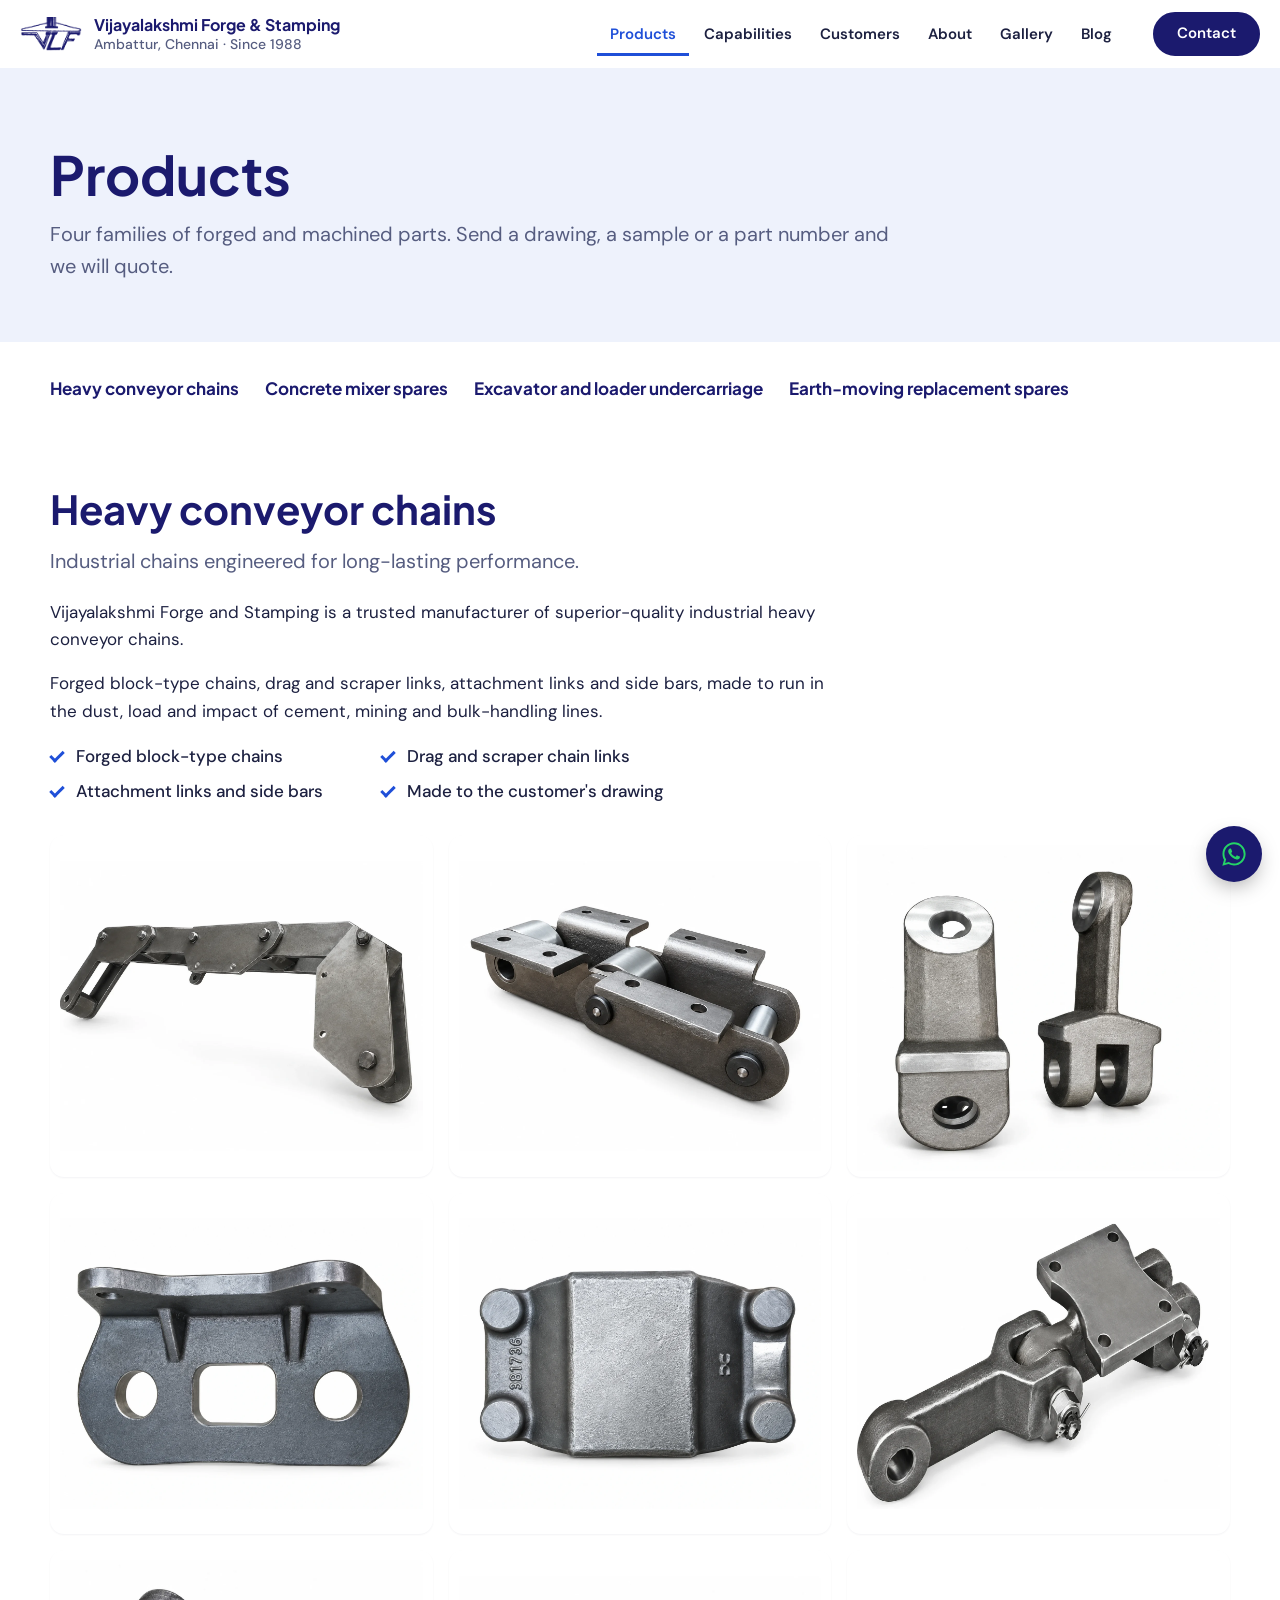
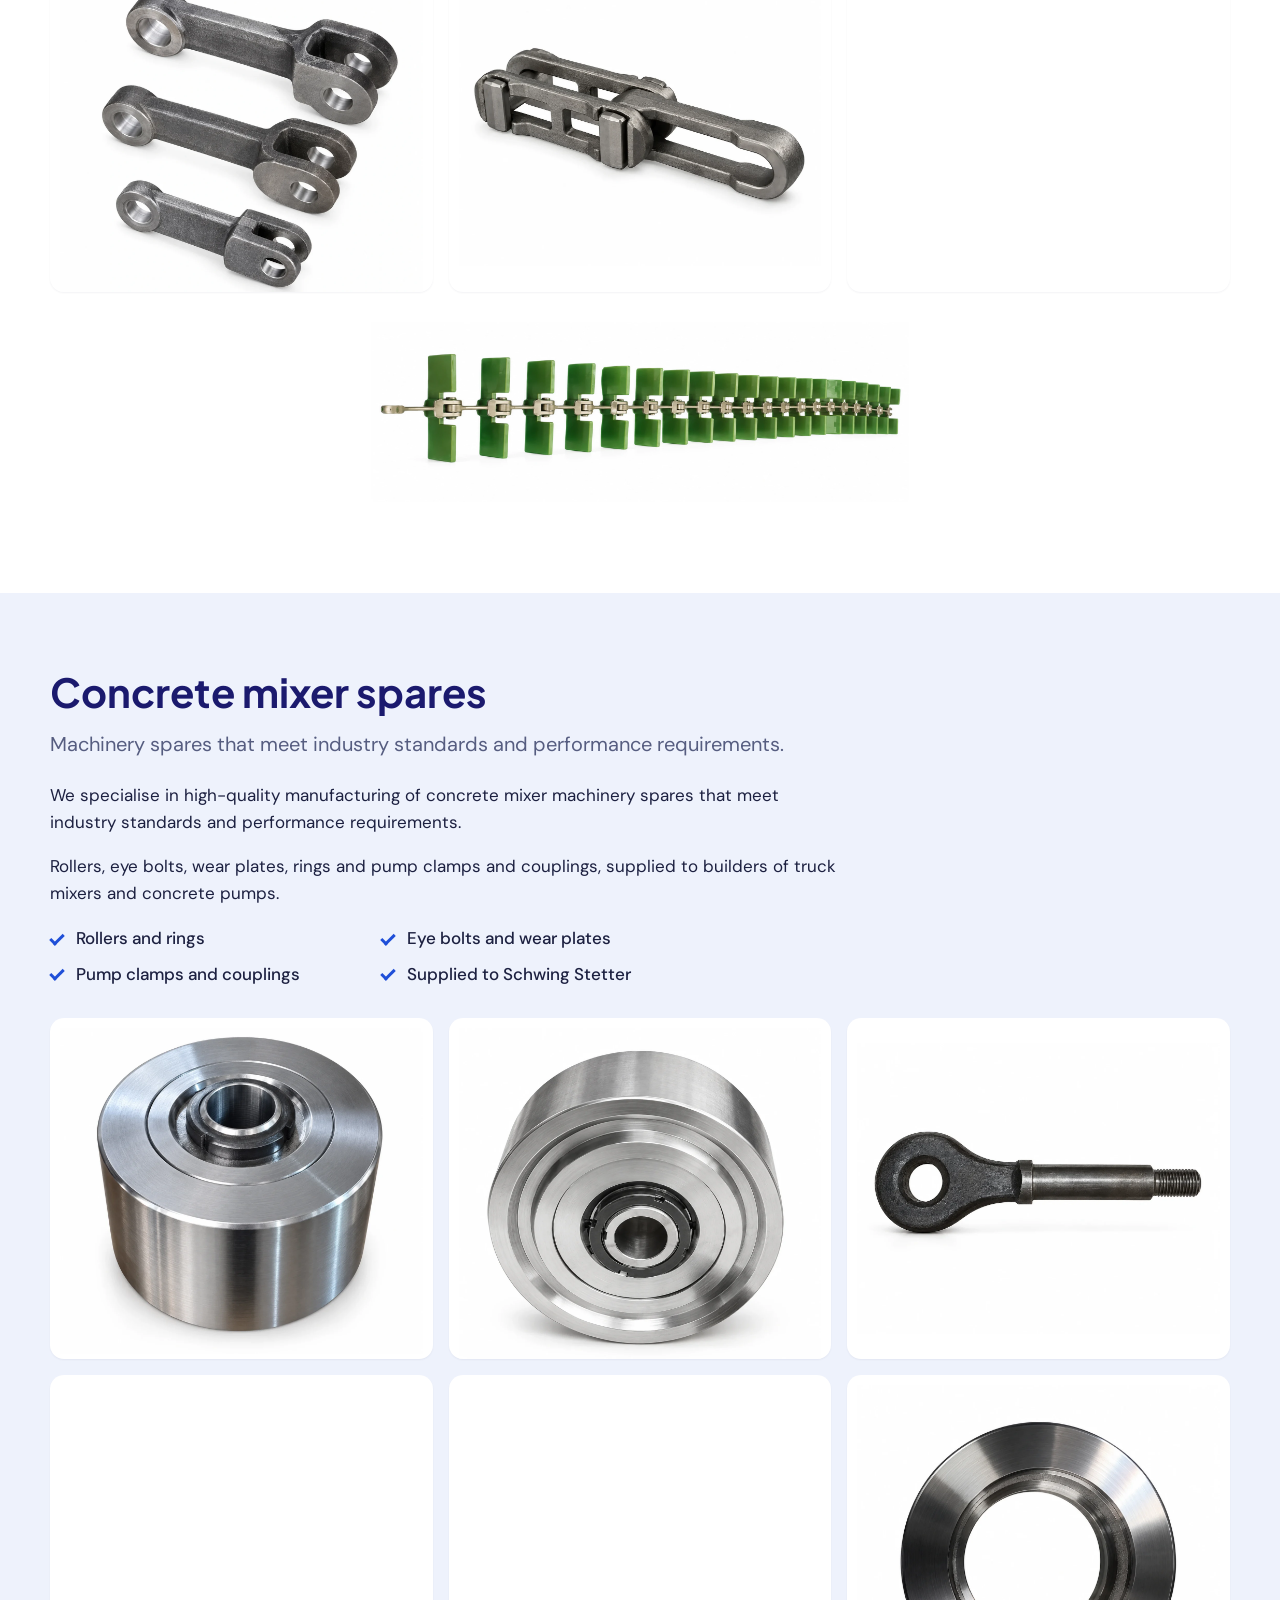
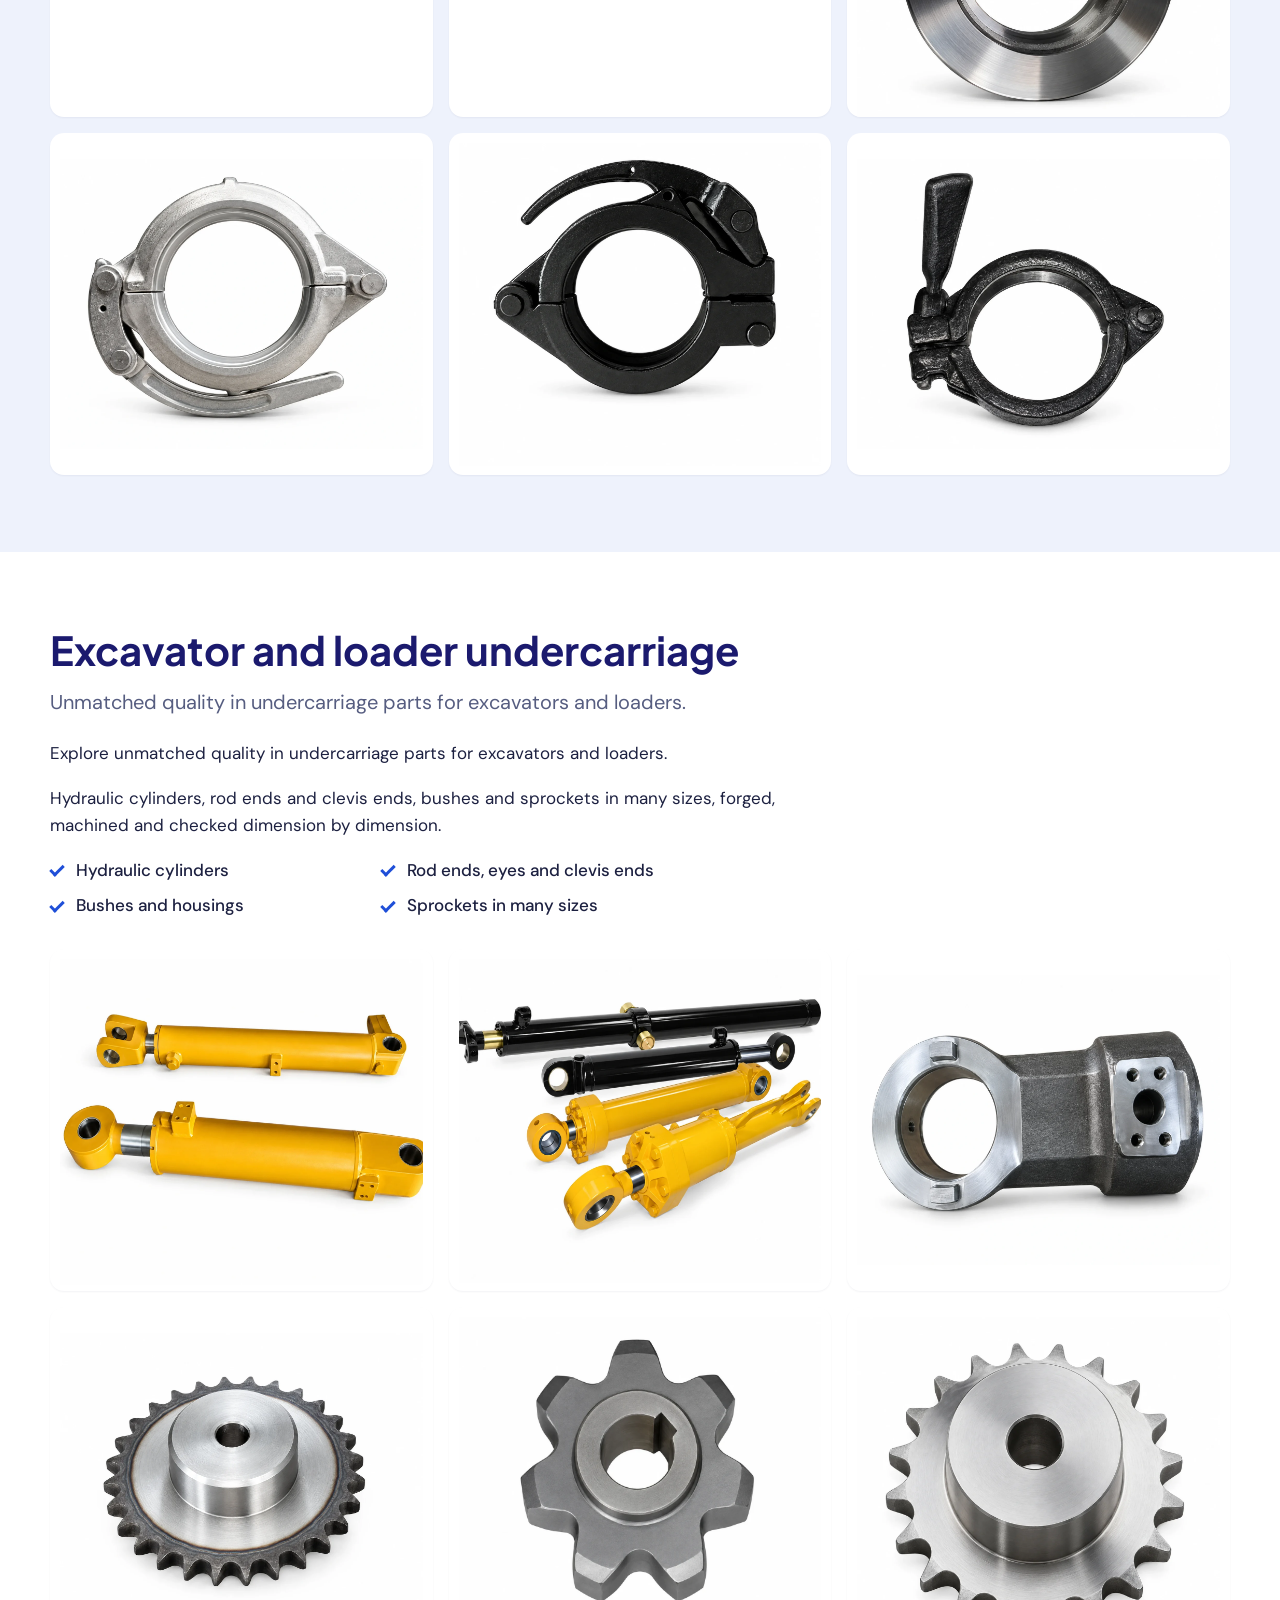
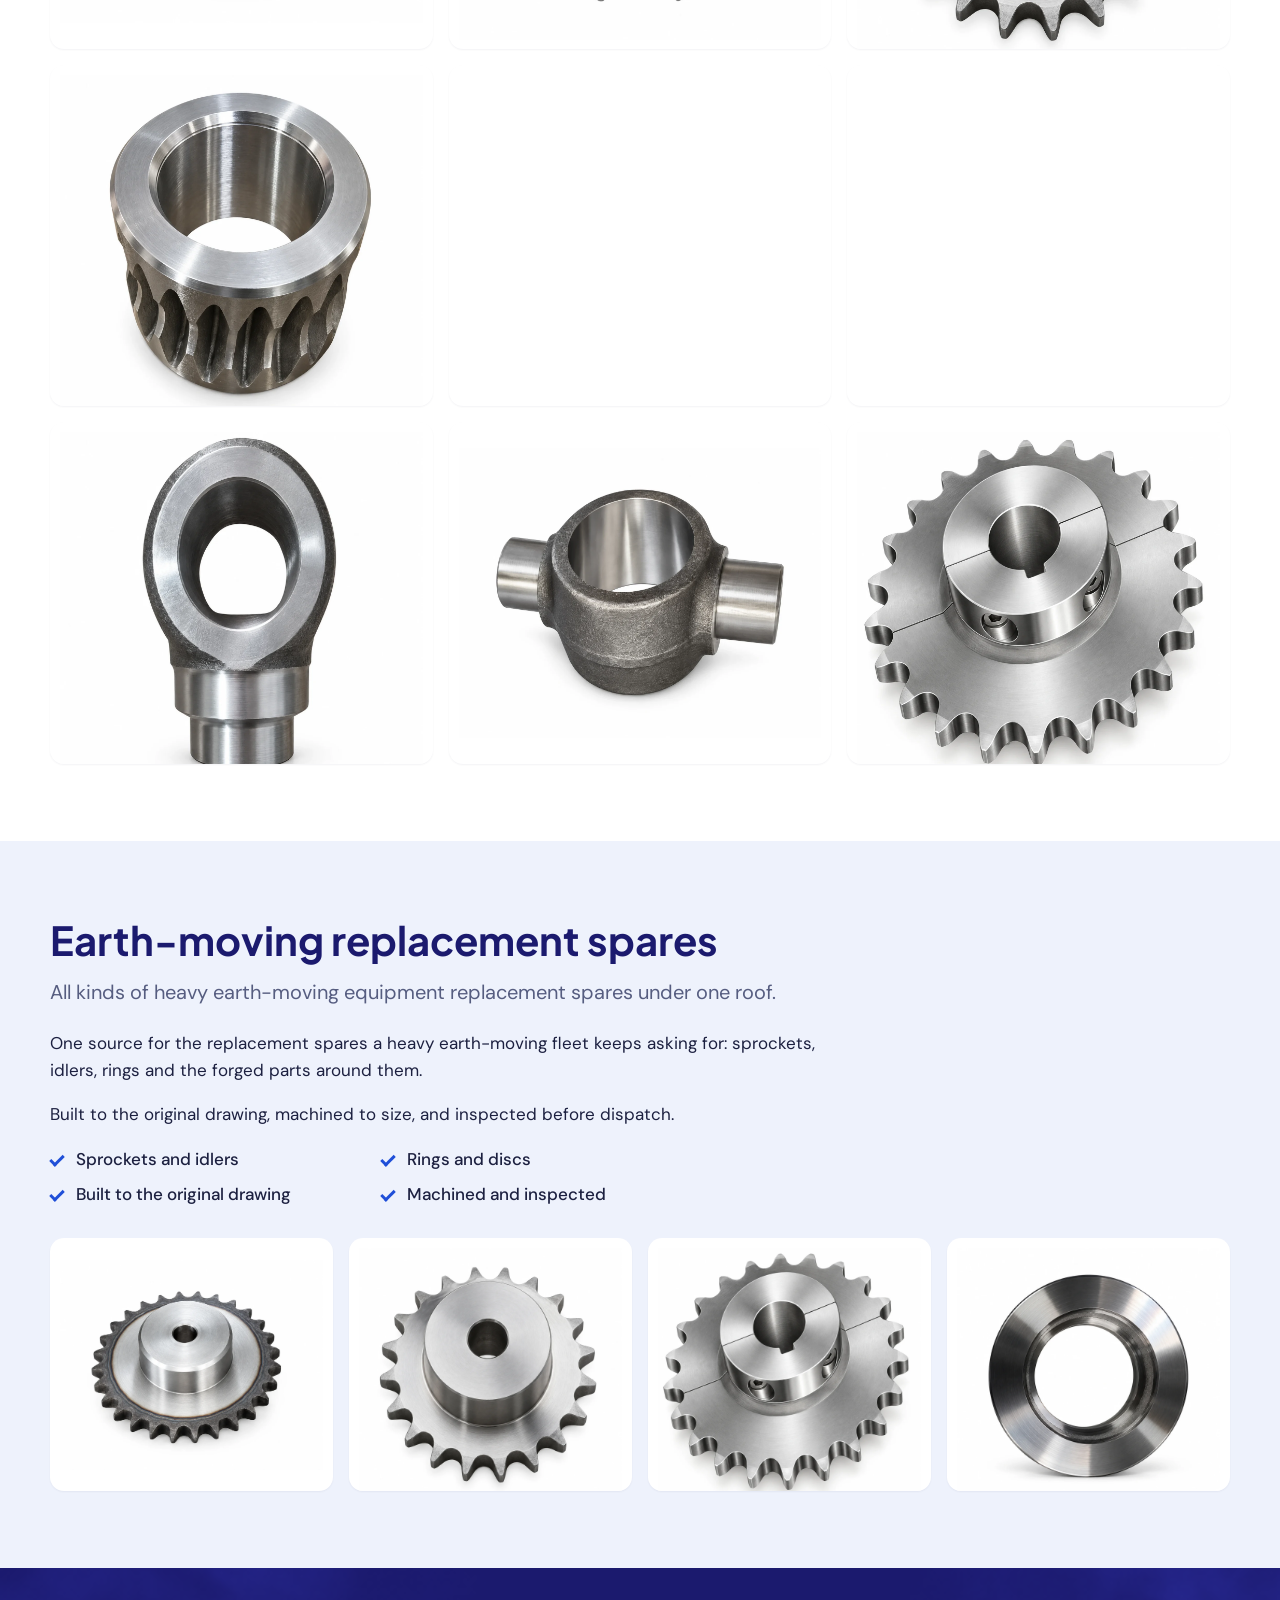
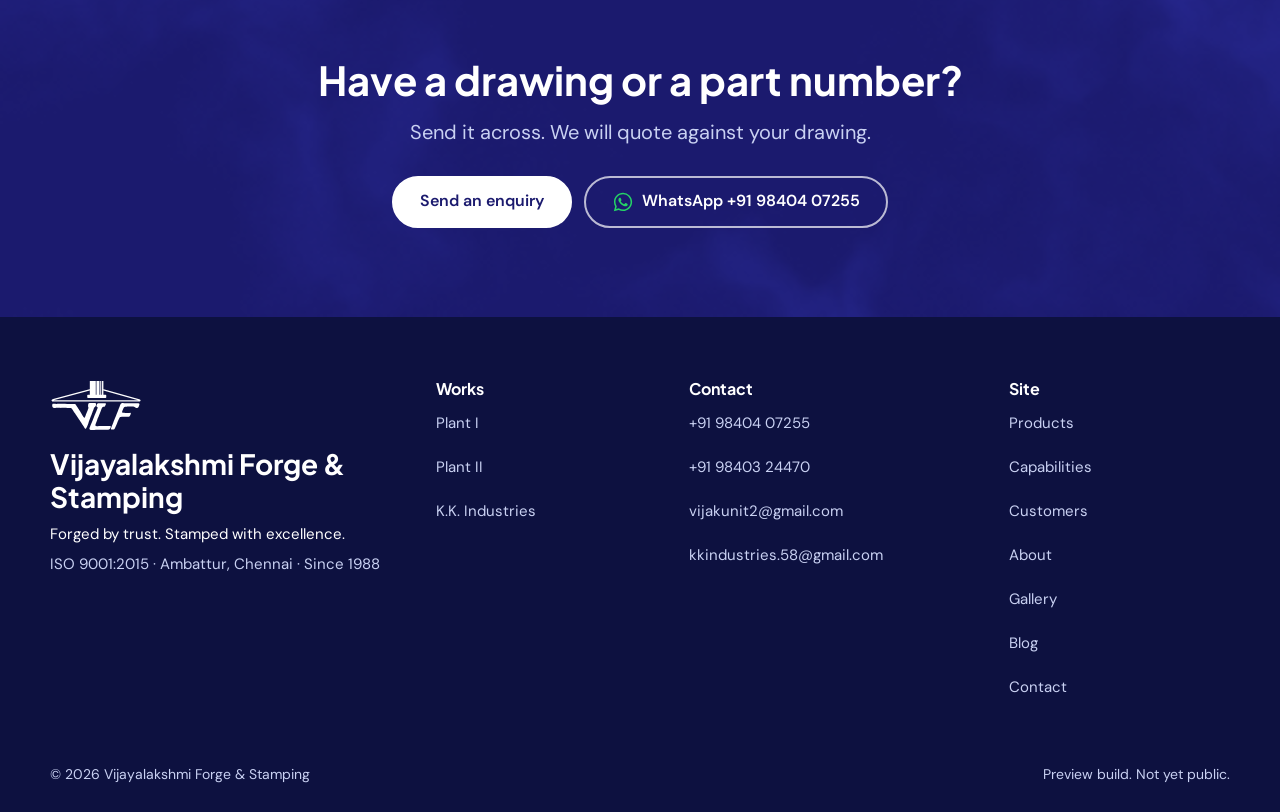
<file: products.html>
<!doctype html>
<html lang="en-IN">
<head>
<meta charset="utf-8">
<meta name="viewport" content="width=device-width, initial-scale=1">
<script>(function(){var d=document.documentElement;d.className+=' js';try{if(matchMedia('(prefers-reduced-motion: reduce)').matches)return;var s=sessionStorage;if(!s.getItem('vlf-seen')){s.setItem('vlf-seen','1');d.className+=' ld'}else if(s.getItem('vlf-pt')){s.removeItem('vlf-pt');d.className+=' pt-in'}}catch(e){}})();</script>
<title>Products | Vijayalakshmi Forge &amp; Stamping</title>
<meta name="description" content="Heavy conveyor chains, concrete mixer spares, excavator and loader undercarriage parts and earth-moving replacement spares, forged in Chennai.">
<meta name="robots" content="noindex, nofollow">
<link rel="canonical" href="https://vijlakforge.com/products">
<meta property="og:site_name" content="Vijayalakshmi Forge &amp; Stamping">
<meta property="og:title" content="Products | Vijayalakshmi Forge &amp; Stamping">
<meta property="og:description" content="Heavy conveyor chains, concrete mixer spares, excavator and loader undercarriage parts and earth-moving replacement spares, forged in Chennai.">
<meta property="og:type" content="website">
<meta property="og:url" content="https://vijlakforge.com/products">
<meta property="og:image" content="https://vijlakforge.com/assets/img/p-chain-02.webp">
<meta property="og:locale" content="en_IN">
<meta name="twitter:card" content="summary_large_image">
<meta name="geo.region" content="IN-TN">
<meta name="geo.placename" content="Ambattur, Chennai">
<meta name="theme-color" content="#1B1A6E">
<link rel="icon" href="favicon.png" type="image/png">
<link rel="apple-touch-icon" href="favicon.png">
<link rel="alternate" type="text/plain" href="llms.txt" title="Site summary for AI assistants">
<link rel="sitemap" type="application/xml" href="sitemap.xml">
<link rel="preconnect" href="https://fonts.googleapis.com">
<link rel="preconnect" href="https://fonts.gstatic.com" crossorigin>
<link rel="stylesheet" href="https://fonts.googleapis.com/css2?family=Plus+Jakarta+Sans:wght@600;700;800&family=DM+Sans:opsz,wght@9..40,400;9..40,500;9..40,600;9..40,700&display=swap">
<link rel="stylesheet" href="styles.css?v=9178198ec607">
<script type="speculationrules">{"prefetch":[{"where":{"and":[{"href_matches":"/*"},{"not":{"selector_matches":"[target=_blank]"}}]},"eagerness":"moderate"}]}</script>
<script type="application/ld+json">{"@context":"https://schema.org","@graph":[{"@type":"Organization","@id":"https://vijlakforge.com/#org","name":"Vijayalakshmi Forge & Stamping","url":"https://vijlakforge.com/"},{"@type":"BreadcrumbList","itemListElement":[{"@type":"ListItem","position":1,"name":"Home","item":"https://vijlakforge.com/"},{"@type":"ListItem","position":2,"name":"Products","item":"https://vijlakforge.com/products"}]}]}</script>
</head>
<body>
<div id="ld" aria-hidden="true">
  <div class="ld-bands"><i style="--i:0"></i><i style="--i:1"></i><i style="--i:2"></i><i style="--i:3"></i><i style="--i:4"></i><i style="--i:5"></i></div>
  <div class="ld-in">
    <svg class="ld-svg" viewBox="0 0 1220 660" focusable="false">
      <defs>
        <linearGradient id="ld-heat" gradientUnits="userSpaceOnUse" x1="0" y1="290" x2="0" y2="655">
          <stop offset="0" stop-color="#ff7a1a"/><stop offset=".45" stop-color="#ffc35c"/><stop offset="1" stop-color="#e0441a"/>
        </linearGradient>
      </defs>
      <g class="ld-shake">
        <rect class="ld-billet" x="200" y="278" width="820" height="300" rx="52" fill="url(#ld-heat)"/>
        <g class="ld-hot" fill="url(#ld-heat)"><path d="M571.0 292.1C564.7 292.6 554.1 292.7 547.5 292.4C532.5 291.7 519.1 293.2 514.5 296.0C509.9 298.9 507.4 304.6 505.5 317.5C503.4 330.9 503.9 338.7 507.4 346.0C510.5 352.7 510.6 355.8 507.9 364.6C504.8 374.7 492.0 408.4 483.5 429.0C479.4 438.8 474.5 451.1 472.6 456.2C464.3 479.0 459.8 487.0 455.2 487.0C451.0 487.0 444.6 477.9 416.0 431.0C388.6 386.0 383.4 377.8 364.1 349.0C338.3 310.3 337.7 309.5 331.5 306.5L326.5 304.0L228.0 303.4C173.8 303.0 123.4 302.9 116.0 303.0C94.2 303.5 71.6 303.5 55.5 303.0C37.8 302.5 35.2 303.4 31.2 311.0C29.0 315.1 28.9 316.4 29.3 326.5C30.0 343.2 33.5 350.8 42.0 354.4C47.3 356.6 74.5 357.3 92.0 355.8C103.9 354.7 109.8 354.7 125.0 355.7C138.6 356.7 147.9 356.8 160.2 356.0C170.5 355.4 180.0 355.4 185.2 356.0C189.8 356.5 211.7 356.9 234.0 356.8C279.9 356.6 279.9 356.6 287.2 364.8C291.9 370.0 306.6 391.9 315.8 407.5C319.7 414.1 325.1 422.2 327.9 425.5C333.3 431.9 346.8 451.8 361.4 475.0C366.2 482.7 375.0 495.7 380.9 503.8C394.9 523.1 402.3 534.1 412.7 551.3C417.4 559.1 427.2 574.3 434.4 585.0C441.7 595.7 450.7 609.7 454.4 616.0C462.2 629.2 465.1 632.7 469.1 633.5C475.6 634.9 480.8 628.9 488.6 610.8C491.1 605.1 495.8 594.4 499.0 587.0C502.2 579.6 506.7 567.4 509.0 560.0C517.9 531.1 521.5 520.8 529.7 500.5C534.4 488.9 541.7 470.3 546.0 459.0C550.3 447.7 558.0 427.2 563.2 413.5C568.5 399.7 575.5 380.8 579.0 371.5C586.6 350.7 587.6 349.0 595.1 344.4C602.3 340.0 606.4 334.8 608.9 326.5C614.8 307.6 611.2 296.5 598.0 292.6C592.3 290.9 589.1 290.8 571.0 292.1Z"/><path d="M650.5 295.0C630.0 295.7 628.2 296.9 620.0 315.9C612.8 332.4 613.7 337.6 624.5 343.3C635.7 349.2 635.6 349.8 618.5 391.0C612.6 405.0 603.2 428.0 597.6 442.0C591.9 456.0 584.3 474.5 580.7 483.0C573.4 500.5 557.8 539.2 546.7 567.5C542.6 577.9 536.5 592.9 533.1 600.8C519.4 632.7 519.3 641.1 532.3 647.4C538.5 650.5 536.5 650.4 587.5 649.1C609.5 648.5 657.9 647.8 695.0 647.5C732.1 647.2 766.8 646.5 772.0 645.9C788.7 644.0 791.4 641.8 801.2 622.8C807.9 609.7 808.4 605.9 804.4 601.1C800.3 596.2 796.9 595.7 771.9 596.4C759.6 596.7 725.4 597.4 696.0 597.9C666.6 598.4 640.7 599.1 638.5 599.5C636.3 599.9 628.8 599.7 621.8 599.1C604.8 597.8 601.0 595.7 601.0 587.8C601.0 581.7 611.2 552.2 625.8 516.0C630.8 503.6 636.9 488.3 639.3 482.0C641.8 475.7 648.8 458.3 655.0 443.5C661.2 428.6 670.0 406.7 674.6 394.7C692.7 347.2 694.8 344.3 712.5 342.5C719.9 341.7 723.4 340.4 726.3 337.2C729.3 333.9 742.0 307.1 742.0 304.1C742.0 300.4 738.8 296.4 734.7 295.1C731.5 294.0 679.3 294.0 650.5 295.0Z"/><path d="M950.5 293.9C940.0 296.5 936.4 301.3 929.2 322.1C924.8 334.8 913.3 364.7 904.2 387.5C900.9 395.7 890.7 421.4 881.5 444.5C872.4 467.6 860.4 497.9 854.9 511.8C849.4 525.8 843.1 542.3 840.9 548.6C837.1 559.8 819.0 603.0 814.4 612.2C810.8 619.4 807.0 633.5 807.7 637.1C808.9 643.1 812.1 644.0 832.2 644.0C853.4 644.0 853.8 643.8 859.0 631.2C860.8 627.0 865.8 616.0 870.1 606.8C874.4 597.6 883.4 577.2 889.9 561.3C916.6 496.9 923.9 482.2 931.0 478.5C936.7 475.6 966.7 473.8 1006.5 474.2C1048.8 474.5 1049.6 474.4 1055.2 468.2C1058.7 464.3 1060.9 460.1 1068.5 443.4C1073.8 431.5 1074.0 429.8 1069.9 425.8L1066.8 422.7L1050.7 423.5C1041.8 424.0 1031.8 424.3 1028.5 424.2C1025.2 424.1 1011.7 423.9 998.5 423.7C953.4 423.1 950.7 420.7 961.6 392.2C980.6 342.6 982.8 340.6 1015.5 340.4C1026.5 340.3 1048.3 340.0 1064.0 339.6C1109.3 338.4 1120.2 340.2 1127.0 349.6C1132.0 356.6 1135.0 358.0 1145.1 358.0C1167.7 358.0 1171.7 354.7 1180.7 328.4C1187.1 309.8 1187.3 308.8 1186.0 303.8C1183.6 295.1 1176.7 292.1 1163.6 294.0C1147.9 296.3 1036.7 297.0 1021.2 294.9C1014.4 294.0 1011.0 294.1 1001.2 295.5C989.6 297.1 989.2 297.1 980.6 295.1C971.7 293.0 956.8 292.4 950.5 293.9Z"/></g>
        <g class="ld-cool" fill="#fff"><path d="M571.0 292.1C564.7 292.6 554.1 292.7 547.5 292.4C532.5 291.7 519.1 293.2 514.5 296.0C509.9 298.9 507.4 304.6 505.5 317.5C503.4 330.9 503.9 338.7 507.4 346.0C510.5 352.7 510.6 355.8 507.9 364.6C504.8 374.7 492.0 408.4 483.5 429.0C479.4 438.8 474.5 451.1 472.6 456.2C464.3 479.0 459.8 487.0 455.2 487.0C451.0 487.0 444.6 477.9 416.0 431.0C388.6 386.0 383.4 377.8 364.1 349.0C338.3 310.3 337.7 309.5 331.5 306.5L326.5 304.0L228.0 303.4C173.8 303.0 123.4 302.9 116.0 303.0C94.2 303.5 71.6 303.5 55.5 303.0C37.8 302.5 35.2 303.4 31.2 311.0C29.0 315.1 28.9 316.4 29.3 326.5C30.0 343.2 33.5 350.8 42.0 354.4C47.3 356.6 74.5 357.3 92.0 355.8C103.9 354.7 109.8 354.7 125.0 355.7C138.6 356.7 147.9 356.8 160.2 356.0C170.5 355.4 180.0 355.4 185.2 356.0C189.8 356.5 211.7 356.9 234.0 356.8C279.9 356.6 279.9 356.6 287.2 364.8C291.9 370.0 306.6 391.9 315.8 407.5C319.7 414.1 325.1 422.2 327.9 425.5C333.3 431.9 346.8 451.8 361.4 475.0C366.2 482.7 375.0 495.7 380.9 503.8C394.9 523.1 402.3 534.1 412.7 551.3C417.4 559.1 427.2 574.3 434.4 585.0C441.7 595.7 450.7 609.7 454.4 616.0C462.2 629.2 465.1 632.7 469.1 633.5C475.6 634.9 480.8 628.9 488.6 610.8C491.1 605.1 495.8 594.4 499.0 587.0C502.2 579.6 506.7 567.4 509.0 560.0C517.9 531.1 521.5 520.8 529.7 500.5C534.4 488.9 541.7 470.3 546.0 459.0C550.3 447.7 558.0 427.2 563.2 413.5C568.5 399.7 575.5 380.8 579.0 371.5C586.6 350.7 587.6 349.0 595.1 344.4C602.3 340.0 606.4 334.8 608.9 326.5C614.8 307.6 611.2 296.5 598.0 292.6C592.3 290.9 589.1 290.8 571.0 292.1Z"/><path d="M650.5 295.0C630.0 295.7 628.2 296.9 620.0 315.9C612.8 332.4 613.7 337.6 624.5 343.3C635.7 349.2 635.6 349.8 618.5 391.0C612.6 405.0 603.2 428.0 597.6 442.0C591.9 456.0 584.3 474.5 580.7 483.0C573.4 500.5 557.8 539.2 546.7 567.5C542.6 577.9 536.5 592.9 533.1 600.8C519.4 632.7 519.3 641.1 532.3 647.4C538.5 650.5 536.5 650.4 587.5 649.1C609.5 648.5 657.9 647.8 695.0 647.5C732.1 647.2 766.8 646.5 772.0 645.9C788.7 644.0 791.4 641.8 801.2 622.8C807.9 609.7 808.4 605.9 804.4 601.1C800.3 596.2 796.9 595.7 771.9 596.4C759.6 596.7 725.4 597.4 696.0 597.9C666.6 598.4 640.7 599.1 638.5 599.5C636.3 599.9 628.8 599.7 621.8 599.1C604.8 597.8 601.0 595.7 601.0 587.8C601.0 581.7 611.2 552.2 625.8 516.0C630.8 503.6 636.9 488.3 639.3 482.0C641.8 475.7 648.8 458.3 655.0 443.5C661.2 428.6 670.0 406.7 674.6 394.7C692.7 347.2 694.8 344.3 712.5 342.5C719.9 341.7 723.4 340.4 726.3 337.2C729.3 333.9 742.0 307.1 742.0 304.1C742.0 300.4 738.8 296.4 734.7 295.1C731.5 294.0 679.3 294.0 650.5 295.0Z"/><path d="M950.5 293.9C940.0 296.5 936.4 301.3 929.2 322.1C924.8 334.8 913.3 364.7 904.2 387.5C900.9 395.7 890.7 421.4 881.5 444.5C872.4 467.6 860.4 497.9 854.9 511.8C849.4 525.8 843.1 542.3 840.9 548.6C837.1 559.8 819.0 603.0 814.4 612.2C810.8 619.4 807.0 633.5 807.7 637.1C808.9 643.1 812.1 644.0 832.2 644.0C853.4 644.0 853.8 643.8 859.0 631.2C860.8 627.0 865.8 616.0 870.1 606.8C874.4 597.6 883.4 577.2 889.9 561.3C916.6 496.9 923.9 482.2 931.0 478.5C936.7 475.6 966.7 473.8 1006.5 474.2C1048.8 474.5 1049.6 474.4 1055.2 468.2C1058.7 464.3 1060.9 460.1 1068.5 443.4C1073.8 431.5 1074.0 429.8 1069.9 425.8L1066.8 422.7L1050.7 423.5C1041.8 424.0 1031.8 424.3 1028.5 424.2C1025.2 424.1 1011.7 423.9 998.5 423.7C953.4 423.1 950.7 420.7 961.6 392.2C980.6 342.6 982.8 340.6 1015.5 340.4C1026.5 340.3 1048.3 340.0 1064.0 339.6C1109.3 338.4 1120.2 340.2 1127.0 349.6C1132.0 356.6 1135.0 358.0 1145.1 358.0C1167.7 358.0 1171.7 354.7 1180.7 328.4C1187.1 309.8 1187.3 308.8 1186.0 303.8C1183.6 295.1 1176.7 292.1 1163.6 294.0C1147.9 296.3 1036.7 297.0 1021.2 294.9C1014.4 294.0 1011.0 294.1 1001.2 295.5C989.6 297.1 989.2 297.1 980.6 295.1C971.7 293.0 956.8 292.4 950.5 293.9Z"/></g>
        <g class="ld-sparks"><rect class="ld-spark" x="288" y="282" width="27" height="8" rx="4" fill="#ffffff" style="--dx:-310px;--dy:-114px;--r:-11deg;--t:0.72s;--j:0.023s"/><rect class="ld-spark" x="355" y="282" width="29" height="8" rx="4" fill="#ffd27a" style="--dx:-185px;--dy:-147px;--r:78deg;--t:0.72s;--j:0.016s"/><rect class="ld-spark" x="876" y="282" width="16" height="8" rx="4" fill="#ffd27a" style="--dx:217px;--dy:-129px;--r:176deg;--t:0.72s;--j:0.023s"/><rect class="ld-spark" x="361" y="282" width="26" height="8" rx="4" fill="#ffffff" style="--dx:-233px;--dy:-105px;--r:21deg;--t:0.72s;--j:0.021s"/><rect class="ld-spark" x="766" y="282" width="25" height="8" rx="4" fill="#ffd27a" style="--dx:340px;--dy:-282px;--r:-126deg;--t:0.72s;--j:0.060s"/><rect class="ld-spark" x="927" y="282" width="32" height="8" rx="4" fill="#ffffff" style="--dx:85px;--dy:-230px;--r:3deg;--t:0.72s;--j:0.055s"/><rect class="ld-spark" x="337" y="282" width="37" height="8" rx="4" fill="#ffffff" style="--dx:-113px;--dy:-175px;--r:36deg;--t:0.72s;--j:0.002s"/><rect class="ld-spark" x="384" y="282" width="28" height="8" rx="4" fill="#ff6a1a" style="--dx:-322px;--dy:-93px;--r:-165deg;--t:0.72s;--j:0.040s"/><rect class="ld-spark" x="265" y="282" width="32" height="8" rx="4" fill="#ffffff" style="--dx:-85px;--dy:-143px;--r:-183deg;--t:0.72s;--j:0.042s"/><rect class="ld-spark" x="1035" y="282" width="27" height="8" rx="4" fill="#ffd27a" style="--dx:241px;--dy:-93px;--r:108deg;--t:0.72s;--j:0.032s"/><rect class="ld-spark" x="927" y="282" width="29" height="8" rx="4" fill="#ffffff" style="--dx:135px;--dy:-288px;--r:164deg;--t:0.72s;--j:0.040s"/><rect class="ld-spark" x="706" y="282" width="37" height="8" rx="4" fill="#ff9a2e" style="--dx:284px;--dy:-264px;--r:7deg;--t:0.72s;--j:0.034s"/><rect class="ld-spark" x="545" y="282" width="20" height="8" rx="4" fill="#ffffff" style="--dx:-48px;--dy:-192px;--r:-6deg;--t:0.72s;--j:0.021s"/><rect class="ld-spark" x="475" y="282" width="26" height="8" rx="4" fill="#ffd27a" style="--dx:-222px;--dy:-203px;--r:122deg;--t:0.72s;--j:0.038s"/><rect class="ld-spark" x="655" y="282" width="35" height="8" rx="4" fill="#ff6a1a" style="--dx:85px;--dy:-188px;--r:-187deg;--t:0.72s;--j:0.057s"/><rect class="ld-spark" x="232" y="282" width="22" height="8" rx="4" fill="#ff6a1a" style="--dx:-342px;--dy:-239px;--r:-156deg;--t:0.72s;--j:0.037s"/><rect class="ld-spark" x="1011" y="282" width="34" height="8" rx="4" fill="#ff6a1a" style="--dx:328px;--dy:-71px;--r:-99deg;--t:1.16s;--j:0.013s"/><rect class="ld-spark" x="201" y="282" width="34" height="8" rx="4" fill="#ff6a1a" style="--dx:-238px;--dy:-210px;--r:18deg;--t:1.16s;--j:0.027s"/><rect class="ld-spark" x="406" y="282" width="23" height="8" rx="4" fill="#ffffff" style="--dx:-109px;--dy:-166px;--r:-31deg;--t:1.16s;--j:0.053s"/><rect class="ld-spark" x="315" y="282" width="20" height="8" rx="4" fill="#ff6a1a" style="--dx:-138px;--dy:-94px;--r:199deg;--t:1.16s;--j:0.040s"/><rect class="ld-spark" x="330" y="282" width="36" height="8" rx="4" fill="#ff6a1a" style="--dx:-322px;--dy:-234px;--r:116deg;--t:1.16s;--j:0.021s"/><rect class="ld-spark" x="1033" y="282" width="32" height="8" rx="4" fill="#ffffff" style="--dx:341px;--dy:-239px;--r:62deg;--t:1.16s;--j:0.015s"/><rect class="ld-spark" x="416" y="282" width="31" height="8" rx="4" fill="#ffffff" style="--dx:-218px;--dy:-249px;--r:160deg;--t:1.16s;--j:0.028s"/><rect class="ld-spark" x="670" y="282" width="21" height="8" rx="4" fill="#ff6a1a" style="--dx:372px;--dy:-172px;--r:126deg;--t:1.16s;--j:0.050s"/><rect class="ld-spark" x="941" y="282" width="23" height="8" rx="4" fill="#ffffff" style="--dx:279px;--dy:-170px;--r:-75deg;--t:1.16s;--j:0.012s"/><rect class="ld-spark" x="620" y="282" width="34" height="8" rx="4" fill="#ffd27a" style="--dx:369px;--dy:-69px;--r:163deg;--t:1.16s;--j:0.011s"/><rect class="ld-spark" x="825" y="282" width="21" height="8" rx="4" fill="#ffd27a" style="--dx:91px;--dy:-118px;--r:102deg;--t:1.16s;--j:0.008s"/><rect class="ld-spark" x="404" y="282" width="36" height="8" rx="4" fill="#ffd27a" style="--dx:-288px;--dy:-65px;--r:-177deg;--t:1.16s;--j:0.022s"/><rect class="ld-spark" x="390" y="282" width="17" height="8" rx="4" fill="#ffd27a" style="--dx:-98px;--dy:-67px;--r:-51deg;--t:1.16s;--j:0.008s"/><rect class="ld-spark" x="379" y="282" width="30" height="8" rx="4" fill="#ffd27a" style="--dx:-245px;--dy:-201px;--r:42deg;--t:1.48s;--j:0.055s"/><rect class="ld-spark" x="583" y="282" width="28" height="8" rx="4" fill="#ffffff" style="--dx:-261px;--dy:-229px;--r:-41deg;--t:1.48s;--j:0.052s"/><rect class="ld-spark" x="374" y="282" width="16" height="8" rx="4" fill="#ffd27a" style="--dx:-74px;--dy:-147px;--r:-136deg;--t:1.48s;--j:0.057s"/><rect class="ld-spark" x="208" y="282" width="29" height="8" rx="4" fill="#ffffff" style="--dx:-284px;--dy:-117px;--r:86deg;--t:1.48s;--j:0.055s"/><rect class="ld-spark" x="518" y="282" width="35" height="8" rx="4" fill="#ffd27a" style="--dx:-321px;--dy:-284px;--r:-186deg;--t:1.48s;--j:0.030s"/><rect class="ld-spark" x="397" y="282" width="25" height="8" rx="4" fill="#ffffff" style="--dx:-253px;--dy:-264px;--r:30deg;--t:1.48s;--j:0.032s"/><rect class="ld-spark" x="529" y="282" width="17" height="8" rx="4" fill="#ff6a1a" style="--dx:-147px;--dy:-279px;--r:196deg;--t:1.48s;--j:0.040s"/><rect class="ld-spark" x="314" y="282" width="29" height="8" rx="4" fill="#ff9a2e" style="--dx:-298px;--dy:-276px;--r:53deg;--t:1.48s;--j:0.059s"/><rect class="ld-spark" x="405" y="282" width="27" height="8" rx="4" fill="#ff6a1a" style="--dx:-101px;--dy:-210px;--r:120deg;--t:1.48s;--j:0.025s"/></g>
        <g class="ld-hammer" fill="#fff" color="#fff"><g class="ld-ram"><rect x="528" y="0" width="79" height="186"/><rect x="616" y="0" width="40" height="186"/><rect x="666" y="0" width="14" height="186"/><rect x="690" y="0" width="18" height="186"/><rect x="494" y="182" width="252" height="42" rx="9"/><path d="M526 117 L44 248 Q20 256 34 265 L1186 265 Q1202 257 1182 249 L710 117" fill="none" stroke="currentColor" stroke-width="17" stroke-linejoin="round" stroke-linecap="round"/></g></g>
      </g>
    </svg>
    <p class="ld-name"><span class="ld-w"><span style="--i:0">V</span><span style="--i:1">i</span><span style="--i:2">j</span><span style="--i:3">a</span><span style="--i:4">y</span><span style="--i:5">a</span><span style="--i:6">l</span><span style="--i:7">a</span><span style="--i:8">k</span><span style="--i:9">s</span><span style="--i:10">h</span><span style="--i:11">m</span><span style="--i:12">i</span></span> <span class="ld-w"><span style="--i:14">F</span><span style="--i:15">o</span><span style="--i:16">r</span><span style="--i:17">g</span><span style="--i:18">e</span></span> <span class="ld-w"><span style="--i:20">&amp;</span></span> <span class="ld-w"><span style="--i:22">S</span><span style="--i:23">t</span><span style="--i:24">a</span><span style="--i:25">m</span><span style="--i:26">p</span><span style="--i:27">i</span><span style="--i:28">n</span><span style="--i:29">g</span></span></p>
    <p class="ld-line">Forging since 1988 · Ambattur, Chennai</p>
  </div>
</div>
<div id="pt" aria-hidden="true"><div class="ld-bands"><i style="--i:0"></i><i style="--i:1"></i><i style="--i:2"></i><i style="--i:3"></i><i style="--i:4"></i><i style="--i:5"></i></div><svg class="pt-mark" viewBox="0 0 1220 660" aria-hidden="true" focusable="false" fill="currentColor"><g class=""><rect x="528" y="0" width="79" height="186"/><rect x="616" y="0" width="40" height="186"/><rect x="666" y="0" width="14" height="186"/><rect x="690" y="0" width="18" height="186"/><rect x="494" y="182" width="252" height="42" rx="9"/><path d="M526 117 L44 248 Q20 256 34 265 L1186 265 Q1202 257 1182 249 L710 117" fill="none" stroke="currentColor" stroke-width="17" stroke-linejoin="round" stroke-linecap="round"/></g><path class="" d="M571.0 292.1C564.7 292.6 554.1 292.7 547.5 292.4C532.5 291.7 519.1 293.2 514.5 296.0C509.9 298.9 507.4 304.6 505.5 317.5C503.4 330.9 503.9 338.7 507.4 346.0C510.5 352.7 510.6 355.8 507.9 364.6C504.8 374.7 492.0 408.4 483.5 429.0C479.4 438.8 474.5 451.1 472.6 456.2C464.3 479.0 459.8 487.0 455.2 487.0C451.0 487.0 444.6 477.9 416.0 431.0C388.6 386.0 383.4 377.8 364.1 349.0C338.3 310.3 337.7 309.5 331.5 306.5L326.5 304.0L228.0 303.4C173.8 303.0 123.4 302.9 116.0 303.0C94.2 303.5 71.6 303.5 55.5 303.0C37.8 302.5 35.2 303.4 31.2 311.0C29.0 315.1 28.9 316.4 29.3 326.5C30.0 343.2 33.5 350.8 42.0 354.4C47.3 356.6 74.5 357.3 92.0 355.8C103.9 354.7 109.8 354.7 125.0 355.7C138.6 356.7 147.9 356.8 160.2 356.0C170.5 355.4 180.0 355.4 185.2 356.0C189.8 356.5 211.7 356.9 234.0 356.8C279.9 356.6 279.9 356.6 287.2 364.8C291.9 370.0 306.6 391.9 315.8 407.5C319.7 414.1 325.1 422.2 327.9 425.5C333.3 431.9 346.8 451.8 361.4 475.0C366.2 482.7 375.0 495.7 380.9 503.8C394.9 523.1 402.3 534.1 412.7 551.3C417.4 559.1 427.2 574.3 434.4 585.0C441.7 595.7 450.7 609.7 454.4 616.0C462.2 629.2 465.1 632.7 469.1 633.5C475.6 634.9 480.8 628.9 488.6 610.8C491.1 605.1 495.8 594.4 499.0 587.0C502.2 579.6 506.7 567.4 509.0 560.0C517.9 531.1 521.5 520.8 529.7 500.5C534.4 488.9 541.7 470.3 546.0 459.0C550.3 447.7 558.0 427.2 563.2 413.5C568.5 399.7 575.5 380.8 579.0 371.5C586.6 350.7 587.6 349.0 595.1 344.4C602.3 340.0 606.4 334.8 608.9 326.5C614.8 307.6 611.2 296.5 598.0 292.6C592.3 290.9 589.1 290.8 571.0 292.1Z"/><path class="" d="M650.5 295.0C630.0 295.7 628.2 296.9 620.0 315.9C612.8 332.4 613.7 337.6 624.5 343.3C635.7 349.2 635.6 349.8 618.5 391.0C612.6 405.0 603.2 428.0 597.6 442.0C591.9 456.0 584.3 474.5 580.7 483.0C573.4 500.5 557.8 539.2 546.7 567.5C542.6 577.9 536.5 592.9 533.1 600.8C519.4 632.7 519.3 641.1 532.3 647.4C538.5 650.5 536.5 650.4 587.5 649.1C609.5 648.5 657.9 647.8 695.0 647.5C732.1 647.2 766.8 646.5 772.0 645.9C788.7 644.0 791.4 641.8 801.2 622.8C807.9 609.7 808.4 605.9 804.4 601.1C800.3 596.2 796.9 595.7 771.9 596.4C759.6 596.7 725.4 597.4 696.0 597.9C666.6 598.4 640.7 599.1 638.5 599.5C636.3 599.9 628.8 599.7 621.8 599.1C604.8 597.8 601.0 595.7 601.0 587.8C601.0 581.7 611.2 552.2 625.8 516.0C630.8 503.6 636.9 488.3 639.3 482.0C641.8 475.7 648.8 458.3 655.0 443.5C661.2 428.6 670.0 406.7 674.6 394.7C692.7 347.2 694.8 344.3 712.5 342.5C719.9 341.7 723.4 340.4 726.3 337.2C729.3 333.9 742.0 307.1 742.0 304.1C742.0 300.4 738.8 296.4 734.7 295.1C731.5 294.0 679.3 294.0 650.5 295.0Z"/><path class="" d="M950.5 293.9C940.0 296.5 936.4 301.3 929.2 322.1C924.8 334.8 913.3 364.7 904.2 387.5C900.9 395.7 890.7 421.4 881.5 444.5C872.4 467.6 860.4 497.9 854.9 511.8C849.4 525.8 843.1 542.3 840.9 548.6C837.1 559.8 819.0 603.0 814.4 612.2C810.8 619.4 807.0 633.5 807.7 637.1C808.9 643.1 812.1 644.0 832.2 644.0C853.4 644.0 853.8 643.8 859.0 631.2C860.8 627.0 865.8 616.0 870.1 606.8C874.4 597.6 883.4 577.2 889.9 561.3C916.6 496.9 923.9 482.2 931.0 478.5C936.7 475.6 966.7 473.8 1006.5 474.2C1048.8 474.5 1049.6 474.4 1055.2 468.2C1058.7 464.3 1060.9 460.1 1068.5 443.4C1073.8 431.5 1074.0 429.8 1069.9 425.8L1066.8 422.7L1050.7 423.5C1041.8 424.0 1031.8 424.3 1028.5 424.2C1025.2 424.1 1011.7 423.9 998.5 423.7C953.4 423.1 950.7 420.7 961.6 392.2C980.6 342.6 982.8 340.6 1015.5 340.4C1026.5 340.3 1048.3 340.0 1064.0 339.6C1109.3 338.4 1120.2 340.2 1127.0 349.6C1132.0 356.6 1135.0 358.0 1145.1 358.0C1167.7 358.0 1171.7 354.7 1180.7 328.4C1187.1 309.8 1187.3 308.8 1186.0 303.8C1183.6 295.1 1176.7 292.1 1163.6 294.0C1147.9 296.3 1036.7 297.0 1021.2 294.9C1014.4 294.0 1011.0 294.1 1001.2 295.5C989.6 297.1 989.2 297.1 980.6 295.1C971.7 293.0 956.8 292.4 950.5 293.9Z"/></svg></div>
<a class="skip" href="#main">Skip to content</a>
<header class="hdr" data-header>
  <div class="hdr__in">
    <a class="brand" href="./">
      <img src="assets/img/mark-vlf.png" alt="" class="brand__mark" width="305" height="167">
      <span class="brand__txt">
        <span class="brand__name">Vijayalakshmi Forge & Stamping</span>
        <span class="brand__sub">Ambattur, Chennai · Since 1988</span>
      </span>
    </a>
    <nav class="nav" aria-label="Primary" style="--cnt:6">
        <a href="products" style="--n:0" aria-current="page">Products</a>
        <a href="capabilities" style="--n:1">Capabilities</a>
        <a href="customers" style="--n:2">Customers</a>
        <a href="about" style="--n:3">About</a>
        <a href="gallery" style="--n:4">Gallery</a>
        <a href="blog" style="--n:5">Blog</a>
    </nav>
    <div class="hdr__act">
      <a class="btn btn--sm" href="contact">Contact</a>
      <button class="burger" type="button" aria-label="Open menu"
              aria-expanded="false" aria-controls="drawer" data-burger>
        <svg viewBox="0 0 24 24" width="24" height="24" aria-hidden="true"
             fill="none" stroke="currentColor" stroke-width="2" stroke-linecap="round">
          <path d="M3 6h18M3 12h18M3 18h18"/>
        </svg>
      </button>
    </div>
  </div>
</header>
<div class="drawer" id="drawer" data-drawer hidden>
  <button class="drawer__x" type="button" aria-label="Close menu" data-drawer-close>
    <svg viewBox="0 0 24 24" width="26" height="26" fill="none"
         stroke="currentColor" stroke-width="2" stroke-linecap="round">
      <path d="M5 5l14 14M19 5L5 19"/>
    </svg>
  </button>
  <nav class="drawer__nav" aria-label="Mobile">
        <a href="products" style="--n:0" aria-current="page">Products</a>
        <a href="capabilities" style="--n:1">Capabilities</a>
        <a href="customers" style="--n:2">Customers</a>
        <a href="about" style="--n:3">About</a>
        <a href="gallery" style="--n:4">Gallery</a>
        <a href="blog" style="--n:5">Blog</a>
  </nav>
  <a class="btn btn--block" href="contact">Contact</a>
  <div class="drawer__meta">
    <a href="tel:+919840407255">+91 98404 07255</a>
    <a href="mailto:vijakunit2@gmail.com,kkindustries.58@gmail.com?subject=Enquiry%20from%20the%20website">vijakunit2@gmail.com</a>
  </div>
</div>
<main id="main">

<section class="subhero">
  <div class="wrap subhero__in">
    <h1 class="h1">Products</h1>
    <p class="lede">Four families of forged and machined parts. Send a drawing, a sample or a part number and we will quote.</p>
  </div>
</section>
<div class="wrap"><div class="chips chips--jump" data-reveal><a class="chip chip--link" href="#conveyor-chains">Heavy conveyor chains</a><a class="chip chip--link" href="#mixer-spares">Concrete mixer spares</a><a class="chip chip--link" href="#undercarriage">Excavator and loader undercarriage</a><a class="chip chip--link" href="#earth-moving">Earth-moving replacement spares</a></div></div>
<section class="psec" id="conveyor-chains">
  <div class="wrap">
    <div class="psec__head" data-reveal>
      <h2 class="h2">Heavy conveyor chains</h2>
      <p class="lede">Industrial chains engineered for long-lasting performance.</p>
    </div>
    <div class="psec__body">
      <div class="prose" data-reveal><p>Vijayalakshmi Forge and Stamping is a trusted manufacturer of superior-quality industrial heavy conveyor chains.</p><p>Forged block-type chains, drag and scraper links, attachment links and side bars, made to run in the dust, load and impact of cement, mining and bulk-handling lines.</p><ul class="ticks"><li>Forged block-type chains</li><li>Drag and scraper chain links</li><li>Attachment links and side bars</li><li>Made to the customer's drawing</li></ul></div>
    </div>
    <div class="pgrid"><figure class="pshot" data-reveal style="--i:0"><img src="assets/img/p-chain-01.webp" alt="Forged conveyor chain component" width="1400" height="1121" loading="lazy" decoding="async" sizes="(max-width:700px) 50vw, 25vw"></figure><figure class="pshot" data-reveal style="--i:1"><img src="assets/img/p-chain-02.webp" alt="Forged conveyor chain component" width="1400" height="1121" loading="lazy" decoding="async" sizes="(max-width:700px) 50vw, 25vw"></figure><figure class="pshot" data-reveal style="--i:2"><img src="assets/img/p-chain-03.webp" alt="Forged conveyor chain component" width="1400" height="1258" loading="lazy" decoding="async" sizes="(max-width:700px) 50vw, 25vw"></figure><figure class="pshot" data-reveal style="--i:3"><img src="assets/img/p-chain-04.webp" alt="Forged conveyor chain component" width="1400" height="1121" loading="lazy" decoding="async" sizes="(max-width:700px) 50vw, 25vw"></figure><figure class="pshot" data-reveal style="--i:4"><img src="assets/img/p-chain-05.webp" alt="Forged conveyor chain component" width="1400" height="1121" loading="lazy" decoding="async" sizes="(max-width:700px) 50vw, 25vw"></figure><figure class="pshot" data-reveal style="--i:5"><img src="assets/img/p-chain-06.webp" alt="Forged conveyor chain component" width="1400" height="1121" loading="lazy" decoding="async" sizes="(max-width:700px) 50vw, 25vw"></figure><figure class="pshot" data-reveal style="--i:0"><img src="assets/img/p-chain-07.webp" alt="Forged conveyor chain component" width="1400" height="1400" loading="lazy" decoding="async" sizes="(max-width:700px) 50vw, 25vw"></figure><figure class="pshot" data-reveal style="--i:1"><img src="assets/img/p-chain-08.webp" alt="Forged conveyor chain component" width="1400" height="1121" loading="lazy" decoding="async" sizes="(max-width:700px) 50vw, 25vw"></figure><figure class="pshot" data-reveal style="--i:2"><img src="assets/img/p-chain-09.webp" alt="Forged conveyor chain component" width="1400" height="1121" loading="lazy" decoding="async" sizes="(max-width:700px) 50vw, 25vw"></figure></div>
    <figure class="pbanner" data-reveal><img src="assets/img/p-chain-banner.webp" alt="A forged conveyor chain with its attachments" width="2000" height="668" loading="lazy" decoding="async" sizes="100vw"></figure>
  </div>
</section><section class="psec psec--alt" id="mixer-spares">
  <div class="wrap">
    <div class="psec__head" data-reveal>
      <h2 class="h2">Concrete mixer spares</h2>
      <p class="lede">Machinery spares that meet industry standards and performance requirements.</p>
    </div>
    <div class="psec__body">
      <div class="prose" data-reveal><p>We specialise in high-quality manufacturing of concrete mixer machinery spares that meet industry standards and performance requirements.</p><p>Rollers, eye bolts, wear plates, rings and pump clamps and couplings, supplied to builders of truck mixers and concrete pumps.</p><ul class="ticks"><li>Rollers and rings</li><li>Eye bolts and wear plates</li><li>Pump clamps and couplings</li><li>Supplied to Schwing Stetter</li></ul></div>
    </div>
    <div class="pgrid"><figure class="pshot" data-reveal style="--i:0"><img src="assets/img/p-mixer-01.webp" alt="Forged concrete mixer spare" width="1400" height="1258" loading="lazy" decoding="async" sizes="(max-width:700px) 50vw, 25vw"></figure><figure class="pshot" data-reveal style="--i:1"><img src="assets/img/p-mixer-02.webp" alt="Forged concrete mixer spare" width="1400" height="1400" loading="lazy" decoding="async" sizes="(max-width:700px) 50vw, 25vw"></figure><figure class="pshot" data-reveal style="--i:2"><img src="assets/img/p-mixer-03.webp" alt="Forged concrete mixer spare" width="1400" height="1121" loading="lazy" decoding="async" sizes="(max-width:700px) 50vw, 25vw"></figure><figure class="pshot" data-reveal style="--i:3"><img src="assets/img/p-mixer-04.webp" alt="Forged concrete mixer spare" width="1400" height="1121" loading="lazy" decoding="async" sizes="(max-width:700px) 50vw, 25vw"></figure><figure class="pshot" data-reveal style="--i:4"><img src="assets/img/p-mixer-05.webp" alt="Forged concrete mixer spare" width="1400" height="1121" loading="lazy" decoding="async" sizes="(max-width:700px) 50vw, 25vw"></figure><figure class="pshot" data-reveal style="--i:5"><img src="assets/img/p-mixer-06.webp" alt="Forged concrete mixer spare" width="1400" height="1400" loading="lazy" decoding="async" sizes="(max-width:700px) 50vw, 25vw"></figure><figure class="pshot" data-reveal style="--i:0"><img src="assets/img/p-mixer-07.webp" alt="Forged concrete mixer spare" width="1400" height="1121" loading="lazy" decoding="async" sizes="(max-width:700px) 50vw, 25vw"></figure><figure class="pshot" data-reveal style="--i:1"><img src="assets/img/p-mixer-08.webp" alt="Forged concrete mixer spare" width="1400" height="1248" loading="lazy" decoding="async" sizes="(max-width:700px) 50vw, 25vw"></figure><figure class="pshot" data-reveal style="--i:2"><img src="assets/img/p-mixer-09.webp" alt="Forged concrete mixer spare" width="1400" height="1121" loading="lazy" decoding="async" sizes="(max-width:700px) 50vw, 25vw"></figure></div>
    
  </div>
</section><section class="psec" id="undercarriage">
  <div class="wrap">
    <div class="psec__head" data-reveal>
      <h2 class="h2">Excavator and loader undercarriage</h2>
      <p class="lede">Unmatched quality in undercarriage parts for excavators and loaders.</p>
    </div>
    <div class="psec__body">
      <div class="prose" data-reveal><p>Explore unmatched quality in undercarriage parts for excavators and loaders.</p><p>Hydraulic cylinders, rod ends and clevis ends, bushes and sprockets in many sizes, forged, machined and checked dimension by dimension.</p><ul class="ticks"><li>Hydraulic cylinders</li><li>Rod ends, eyes and clevis ends</li><li>Bushes and housings</li><li>Sprockets in many sizes</li></ul></div>
    </div>
    <div class="pgrid"><figure class="pshot" data-reveal style="--i:0"><img src="assets/img/p-under-01.webp" alt="Forged and machined undercarriage part" width="1400" height="1258" loading="lazy" decoding="async" sizes="(max-width:700px) 50vw, 25vw"></figure><figure class="pshot" data-reveal style="--i:1"><img src="assets/img/p-under-02.webp" alt="Forged and machined undercarriage part" width="1400" height="1248" loading="lazy" decoding="async" sizes="(max-width:700px) 50vw, 25vw"></figure><figure class="pshot" data-reveal style="--i:2"><img src="assets/img/p-under-03.webp" alt="Forged and machined undercarriage part" width="1400" height="1121" loading="lazy" decoding="async" sizes="(max-width:700px) 50vw, 25vw"></figure><figure class="pshot" data-reveal style="--i:3"><img src="assets/img/p-under-04.webp" alt="Forged and machined undercarriage part" width="1400" height="1121" loading="lazy" decoding="async" sizes="(max-width:700px) 50vw, 25vw"></figure><figure class="pshot" data-reveal style="--i:4"><img src="assets/img/p-under-05.webp" alt="Forged and machined undercarriage part" width="1200" height="1070" loading="lazy" decoding="async" sizes="(max-width:700px) 50vw, 25vw"></figure><figure class="pshot" data-reveal style="--i:5"><img src="assets/img/p-under-06.webp" alt="Forged and machined undercarriage part" width="1400" height="1400" loading="lazy" decoding="async" sizes="(max-width:700px) 50vw, 25vw"></figure><figure class="pshot" data-reveal style="--i:0"><img src="assets/img/p-under-07.webp" alt="Forged and machined undercarriage part" width="1400" height="1400" loading="lazy" decoding="async" sizes="(max-width:700px) 50vw, 25vw"></figure><figure class="pshot" data-reveal style="--i:1"><img src="assets/img/p-under-08.webp" alt="Forged and machined undercarriage part" width="1400" height="1121" loading="lazy" decoding="async" sizes="(max-width:700px) 50vw, 25vw"></figure><figure class="pshot" data-reveal style="--i:2"><img src="assets/img/p-under-09.webp" alt="Forged and machined undercarriage part" width="1400" height="1400" loading="lazy" decoding="async" sizes="(max-width:700px) 50vw, 25vw"></figure><figure class="pshot" data-reveal style="--i:3"><img src="assets/img/p-under-10.webp" alt="Forged and machined undercarriage part" width="1400" height="1400" loading="lazy" decoding="async" sizes="(max-width:700px) 50vw, 25vw"></figure><figure class="pshot" data-reveal style="--i:4"><img src="assets/img/p-under-11.webp" alt="Forged and machined undercarriage part" width="1400" height="1121" loading="lazy" decoding="async" sizes="(max-width:700px) 50vw, 25vw"></figure><figure class="pshot" data-reveal style="--i:5"><img src="assets/img/p-under-12.webp" alt="Forged and machined undercarriage part" width="1400" height="1400" loading="lazy" decoding="async" sizes="(max-width:700px) 50vw, 25vw"></figure></div>
    
  </div>
</section><section class="psec psec--alt" id="earth-moving">
  <div class="wrap">
    <div class="psec__head" data-reveal>
      <h2 class="h2">Earth-moving replacement spares</h2>
      <p class="lede">All kinds of heavy earth-moving equipment replacement spares under one roof.</p>
    </div>
    <div class="psec__body">
      <div class="prose" data-reveal><p>One source for the replacement spares a heavy earth-moving fleet keeps asking for: sprockets, idlers, rings and the forged parts around them.</p><p>Built to the original drawing, machined to size, and inspected before dispatch.</p><ul class="ticks"><li>Sprockets and idlers</li><li>Rings and discs</li><li>Built to the original drawing</li><li>Machined and inspected</li></ul></div>
    </div>
    <div class="pgrid pgrid--4"><figure class="pshot" data-reveal style="--i:0"><img src="assets/img/p-under-04.webp" alt="Replacement spare for heavy earth-moving equipment" width="1400" height="1121" loading="lazy" decoding="async" sizes="(max-width:700px) 50vw, 25vw"></figure><figure class="pshot" data-reveal style="--i:1"><img src="assets/img/p-under-06.webp" alt="Replacement spare for heavy earth-moving equipment" width="1400" height="1400" loading="lazy" decoding="async" sizes="(max-width:700px) 50vw, 25vw"></figure><figure class="pshot" data-reveal style="--i:2"><img src="assets/img/p-under-12.webp" alt="Replacement spare for heavy earth-moving equipment" width="1400" height="1400" loading="lazy" decoding="async" sizes="(max-width:700px) 50vw, 25vw"></figure><figure class="pshot" data-reveal style="--i:3"><img src="assets/img/p-mixer-06.webp" alt="Replacement spare for heavy earth-moving equipment" width="1400" height="1400" loading="lazy" decoding="async" sizes="(max-width:700px) 50vw, 25vw"></figure></div>
    
  </div>
</section>

<section class="band">
  <canvas class="sky" data-base="#1b1a6e" data-tint="#2c2ea0" data-amt=".9" data-scale="1.3" aria-hidden="true"></canvas>
  <div class="wrap band__in" data-reveal>
    <h2 class="h2">Have a drawing or a part number?</h2>
    <p class="lede">Send it across. We will quote against your drawing.</p>
    <div class="band__act">
      <a class="btn btn--light" href="contact#enquire">Send an enquiry</a>
      <a class="btn btn--ghost-light" href="https://wa.me/919840407255?text=Hello%20Vijayalakshmi%20Forge%20%26%20Stamping%2C%20I%20would%20like%20to%20enquire%20about%20forged%20and%20machined%20components.%20Please%20let%20me%20know%20a%20convenient%20time%20to%20discuss."
         target="_blank" rel="noopener"><svg viewBox="0 0 24 24" aria-hidden="true" class="wa-g" width="22" height="22"><path fill="currentColor" d="M12.04 2C6.58 2 2.13 6.45 2.13 11.91c0 1.75.46 3.45 1.32 4.95L2 22l5.25-1.38a9.9 9.9 0 0 0 4.79 1.22h.01c5.46 0 9.91-4.45 9.91-9.91 0-2.65-1.03-5.14-2.9-7.01A9.82 9.82 0 0 0 12.04 2Zm0 18.15h-.01a8.2 8.2 0 0 1-4.19-1.15l-.3-.18-3.12.82.83-3.04-.2-.31a8.18 8.18 0 0 1-1.26-4.38c0-4.54 3.7-8.24 8.25-8.24 2.2 0 4.27.86 5.83 2.42a8.19 8.19 0 0 1 2.41 5.83c0 4.54-3.69 8.23-8.24 8.23Zm4.52-6.16c-.25-.12-1.47-.72-1.69-.81-.23-.08-.39-.12-.56.13-.16.24-.64.8-.78.97-.15.16-.29.18-.53.06-.25-.12-1.05-.39-1.99-1.23-.74-.66-1.23-1.47-1.38-1.72-.14-.25-.01-.38.11-.5.11-.11.25-.29.37-.43.12-.15.16-.25.25-.41.08-.17.04-.31-.02-.43-.06-.12-.56-1.34-.76-1.84-.2-.48-.4-.42-.56-.43h-.47c-.17 0-.43.06-.66.31-.22.25-.86.85-.86 2.07 0 1.22.89 2.4 1.01 2.56.12.17 1.75 2.67 4.23 3.74.59.26 1.05.41 1.41.52.59.19 1.13.16 1.56.1.47-.07 1.47-.6 1.67-1.18.21-.58.21-1.07.15-1.18-.06-.1-.22-.16-.47-.28Z"/></svg>WhatsApp +91 98404 07255</a>
    </div>
  </div>
</section>
</main>

<footer class="foot">
  <div class="wrap foot__in">
    <div class="foot__brand">
      <svg class="foot__mark" viewBox="0 0 1220 660" aria-hidden="true" focusable="false" fill="currentColor"><g class=""><rect x="528" y="0" width="79" height="186"/><rect x="616" y="0" width="40" height="186"/><rect x="666" y="0" width="14" height="186"/><rect x="690" y="0" width="18" height="186"/><rect x="494" y="182" width="252" height="42" rx="9"/><path d="M526 117 L44 248 Q20 256 34 265 L1186 265 Q1202 257 1182 249 L710 117" fill="none" stroke="currentColor" stroke-width="17" stroke-linejoin="round" stroke-linecap="round"/></g><path class="" d="M571.0 292.1C564.7 292.6 554.1 292.7 547.5 292.4C532.5 291.7 519.1 293.2 514.5 296.0C509.9 298.9 507.4 304.6 505.5 317.5C503.4 330.9 503.9 338.7 507.4 346.0C510.5 352.7 510.6 355.8 507.9 364.6C504.8 374.7 492.0 408.4 483.5 429.0C479.4 438.8 474.5 451.1 472.6 456.2C464.3 479.0 459.8 487.0 455.2 487.0C451.0 487.0 444.6 477.9 416.0 431.0C388.6 386.0 383.4 377.8 364.1 349.0C338.3 310.3 337.7 309.5 331.5 306.5L326.5 304.0L228.0 303.4C173.8 303.0 123.4 302.9 116.0 303.0C94.2 303.5 71.6 303.5 55.5 303.0C37.8 302.5 35.2 303.4 31.2 311.0C29.0 315.1 28.9 316.4 29.3 326.5C30.0 343.2 33.5 350.8 42.0 354.4C47.3 356.6 74.5 357.3 92.0 355.8C103.9 354.7 109.8 354.7 125.0 355.7C138.6 356.7 147.9 356.8 160.2 356.0C170.5 355.4 180.0 355.4 185.2 356.0C189.8 356.5 211.7 356.9 234.0 356.8C279.9 356.6 279.9 356.6 287.2 364.8C291.9 370.0 306.6 391.9 315.8 407.5C319.7 414.1 325.1 422.2 327.9 425.5C333.3 431.9 346.8 451.8 361.4 475.0C366.2 482.7 375.0 495.7 380.9 503.8C394.9 523.1 402.3 534.1 412.7 551.3C417.4 559.1 427.2 574.3 434.4 585.0C441.7 595.7 450.7 609.7 454.4 616.0C462.2 629.2 465.1 632.7 469.1 633.5C475.6 634.9 480.8 628.9 488.6 610.8C491.1 605.1 495.8 594.4 499.0 587.0C502.2 579.6 506.7 567.4 509.0 560.0C517.9 531.1 521.5 520.8 529.7 500.5C534.4 488.9 541.7 470.3 546.0 459.0C550.3 447.7 558.0 427.2 563.2 413.5C568.5 399.7 575.5 380.8 579.0 371.5C586.6 350.7 587.6 349.0 595.1 344.4C602.3 340.0 606.4 334.8 608.9 326.5C614.8 307.6 611.2 296.5 598.0 292.6C592.3 290.9 589.1 290.8 571.0 292.1Z"/><path class="" d="M650.5 295.0C630.0 295.7 628.2 296.9 620.0 315.9C612.8 332.4 613.7 337.6 624.5 343.3C635.7 349.2 635.6 349.8 618.5 391.0C612.6 405.0 603.2 428.0 597.6 442.0C591.9 456.0 584.3 474.5 580.7 483.0C573.4 500.5 557.8 539.2 546.7 567.5C542.6 577.9 536.5 592.9 533.1 600.8C519.4 632.7 519.3 641.1 532.3 647.4C538.5 650.5 536.5 650.4 587.5 649.1C609.5 648.5 657.9 647.8 695.0 647.5C732.1 647.2 766.8 646.5 772.0 645.9C788.7 644.0 791.4 641.8 801.2 622.8C807.9 609.7 808.4 605.9 804.4 601.1C800.3 596.2 796.9 595.7 771.9 596.4C759.6 596.7 725.4 597.4 696.0 597.9C666.6 598.4 640.7 599.1 638.5 599.5C636.3 599.9 628.8 599.7 621.8 599.1C604.8 597.8 601.0 595.7 601.0 587.8C601.0 581.7 611.2 552.2 625.8 516.0C630.8 503.6 636.9 488.3 639.3 482.0C641.8 475.7 648.8 458.3 655.0 443.5C661.2 428.6 670.0 406.7 674.6 394.7C692.7 347.2 694.8 344.3 712.5 342.5C719.9 341.7 723.4 340.4 726.3 337.2C729.3 333.9 742.0 307.1 742.0 304.1C742.0 300.4 738.8 296.4 734.7 295.1C731.5 294.0 679.3 294.0 650.5 295.0Z"/><path class="" d="M950.5 293.9C940.0 296.5 936.4 301.3 929.2 322.1C924.8 334.8 913.3 364.7 904.2 387.5C900.9 395.7 890.7 421.4 881.5 444.5C872.4 467.6 860.4 497.9 854.9 511.8C849.4 525.8 843.1 542.3 840.9 548.6C837.1 559.8 819.0 603.0 814.4 612.2C810.8 619.4 807.0 633.5 807.7 637.1C808.9 643.1 812.1 644.0 832.2 644.0C853.4 644.0 853.8 643.8 859.0 631.2C860.8 627.0 865.8 616.0 870.1 606.8C874.4 597.6 883.4 577.2 889.9 561.3C916.6 496.9 923.9 482.2 931.0 478.5C936.7 475.6 966.7 473.8 1006.5 474.2C1048.8 474.5 1049.6 474.4 1055.2 468.2C1058.7 464.3 1060.9 460.1 1068.5 443.4C1073.8 431.5 1074.0 429.8 1069.9 425.8L1066.8 422.7L1050.7 423.5C1041.8 424.0 1031.8 424.3 1028.5 424.2C1025.2 424.1 1011.7 423.9 998.5 423.7C953.4 423.1 950.7 420.7 961.6 392.2C980.6 342.6 982.8 340.6 1015.5 340.4C1026.5 340.3 1048.3 340.0 1064.0 339.6C1109.3 338.4 1120.2 340.2 1127.0 349.6C1132.0 356.6 1135.0 358.0 1145.1 358.0C1167.7 358.0 1171.7 354.7 1180.7 328.4C1187.1 309.8 1187.3 308.8 1186.0 303.8C1183.6 295.1 1176.7 292.1 1163.6 294.0C1147.9 296.3 1036.7 297.0 1021.2 294.9C1014.4 294.0 1011.0 294.1 1001.2 295.5C989.6 297.1 989.2 297.1 980.6 295.1C971.7 293.0 956.8 292.4 950.5 293.9Z"/></svg>
      <p class="foot__name">Vijayalakshmi Forge & Stamping</p>
      <p class="foot__tag">Forged by trust. Stamped with excellence.</p>
      <p class="foot__cert">ISO 9001:2015 · Ambattur, Chennai · Since 1988</p>
    </div>
    <div class="foot__col">
      <h2 class="foot__h">Works</h2>
      <ul><li><a href="about#plant-1">Plant I</a></li><li><a href="about#plant-2">Plant II</a></li><li><a href="about#kk">K.K. Industries</a></li></ul>
    </div>
    <div class="foot__col">
      <h2 class="foot__h">Contact</h2>
      <p><a href="tel:+919840407255">+91 98404 07255</a></p><p><a href="tel:+919840324470">+91 98403 24470</a></p>
      <p><a href="mailto:vijakunit2@gmail.com">vijakunit2@gmail.com</a></p><p><a href="mailto:kkindustries.58@gmail.com">kkindustries.58@gmail.com</a></p>
    </div>
    <div class="foot__col">
      <h2 class="foot__h">Site</h2>
      <ul><li><a href="products">Products</a></li><li><a href="capabilities">Capabilities</a></li><li><a href="customers">Customers</a></li><li><a href="about">About</a></li><li><a href="gallery">Gallery</a></li><li><a href="blog">Blog</a></li><li><a href="contact">Contact</a></li></ul>
    </div>
  </div>
  <div class="wrap foot__base">
    <p>&copy; 2026 Vijayalakshmi Forge & Stamping</p>
    <p class="foot__note">Preview build. Not yet public.</p>
  </div>
</footer>
<a class="wa" href="https://wa.me/919840407255?text=Hello%20Vijayalakshmi%20Forge%20%26%20Stamping%2C%20I%20would%20like%20to%20enquire%20about%20forged%20and%20machined%20components.%20Please%20let%20me%20know%20a%20convenient%20time%20to%20discuss." target="_blank" rel="noopener"
   aria-label="Message us on WhatsApp">
  <svg viewBox="0 0 24 24" aria-hidden="true" class="wa-g" width="22" height="22"><path fill="currentColor" d="M12.04 2C6.58 2 2.13 6.45 2.13 11.91c0 1.75.46 3.45 1.32 4.95L2 22l5.25-1.38a9.9 9.9 0 0 0 4.79 1.22h.01c5.46 0 9.91-4.45 9.91-9.91 0-2.65-1.03-5.14-2.9-7.01A9.82 9.82 0 0 0 12.04 2Zm0 18.15h-.01a8.2 8.2 0 0 1-4.19-1.15l-.3-.18-3.12.82.83-3.04-.2-.31a8.18 8.18 0 0 1-1.26-4.38c0-4.54 3.7-8.24 8.25-8.24 2.2 0 4.27.86 5.83 2.42a8.19 8.19 0 0 1 2.41 5.83c0 4.54-3.69 8.23-8.24 8.23Zm4.52-6.16c-.25-.12-1.47-.72-1.69-.81-.23-.08-.39-.12-.56.13-.16.24-.64.8-.78.97-.15.16-.29.18-.53.06-.25-.12-1.05-.39-1.99-1.23-.74-.66-1.23-1.47-1.38-1.72-.14-.25-.01-.38.11-.5.11-.11.25-.29.37-.43.12-.15.16-.25.25-.41.08-.17.04-.31-.02-.43-.06-.12-.56-1.34-.76-1.84-.2-.48-.4-.42-.56-.43h-.47c-.17 0-.43.06-.66.31-.22.25-.86.85-.86 2.07 0 1.22.89 2.4 1.01 2.56.12.17 1.75 2.67 4.23 3.74.59.26 1.05.41 1.41.52.59.19 1.13.16 1.56.1.47-.07 1.47-.6 1.67-1.18.21-.58.21-1.07.15-1.18-.06-.1-.22-.16-.47-.28Z"/></svg>
</a>
<script src="script.js?v=b48ade5d2a99" defer></script>
<script src="sky.js?v=096594876834" defer></script>
</body>
</html>
</file>
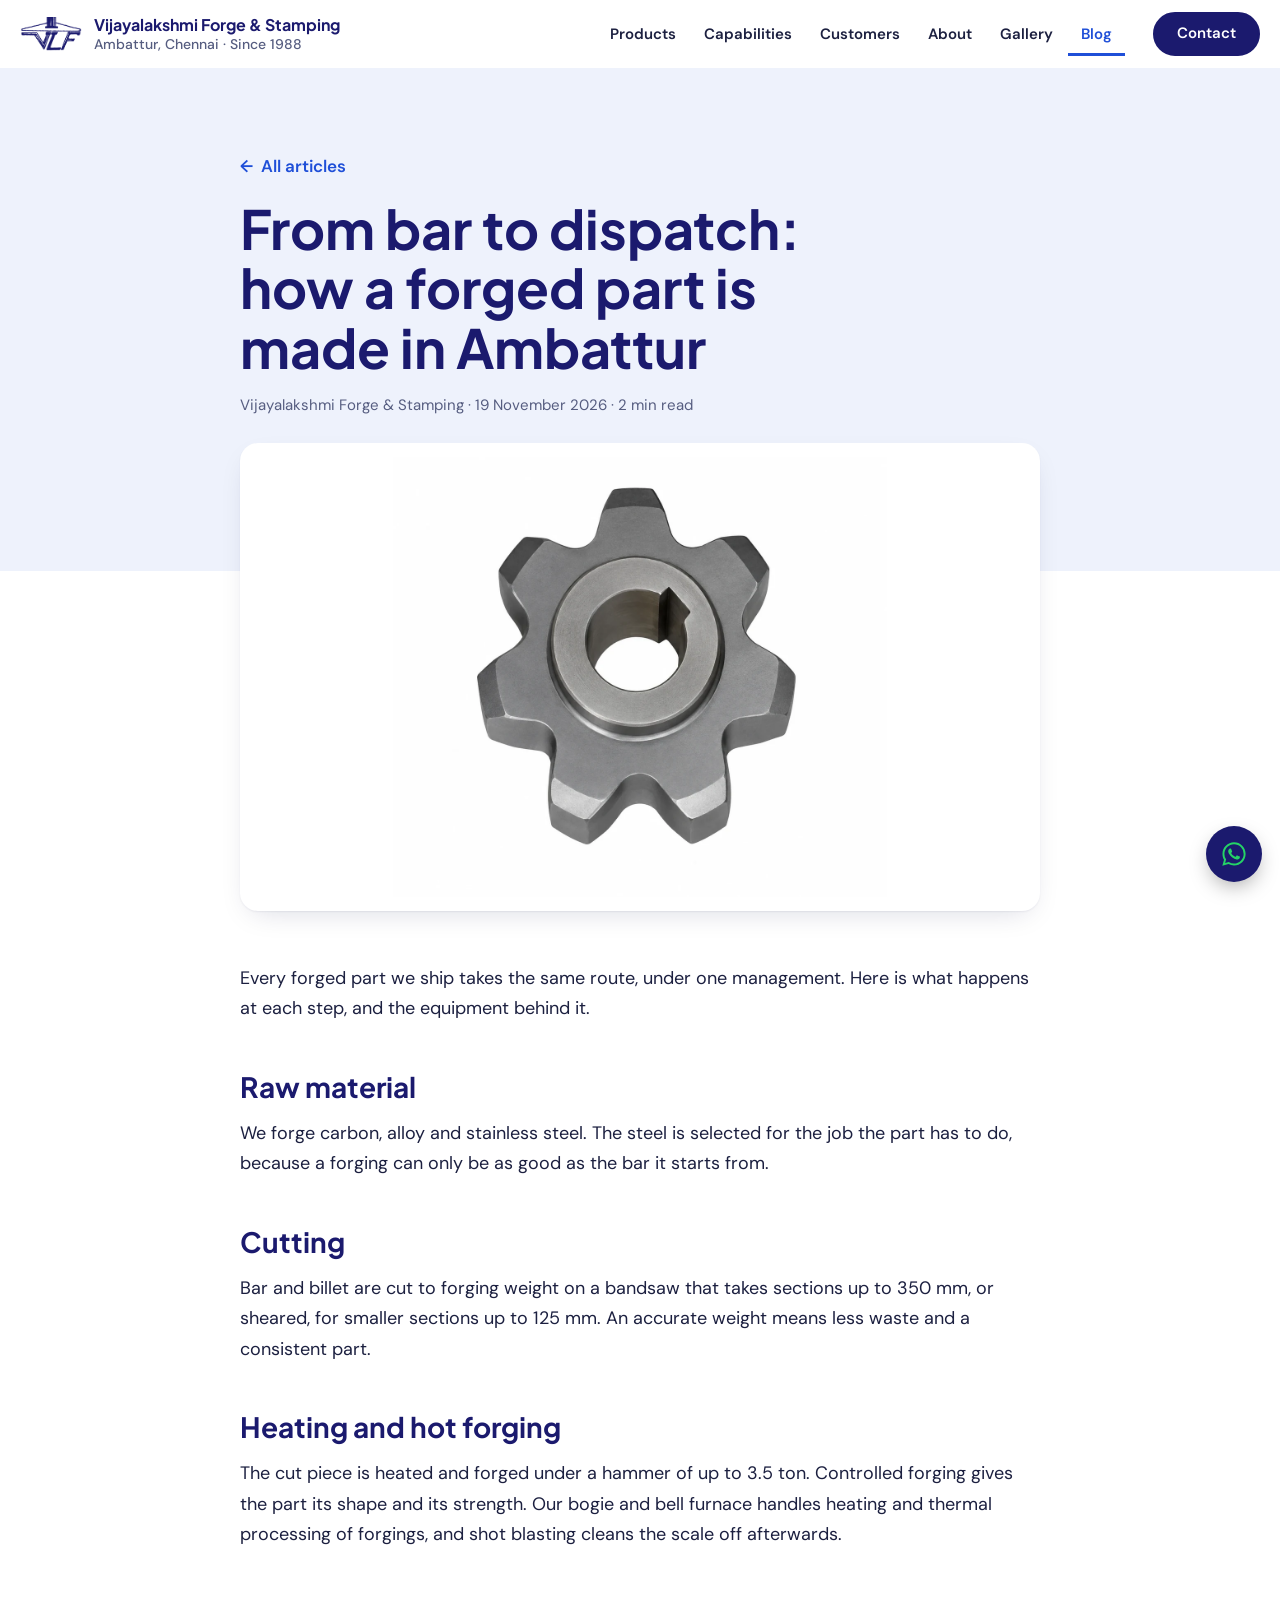
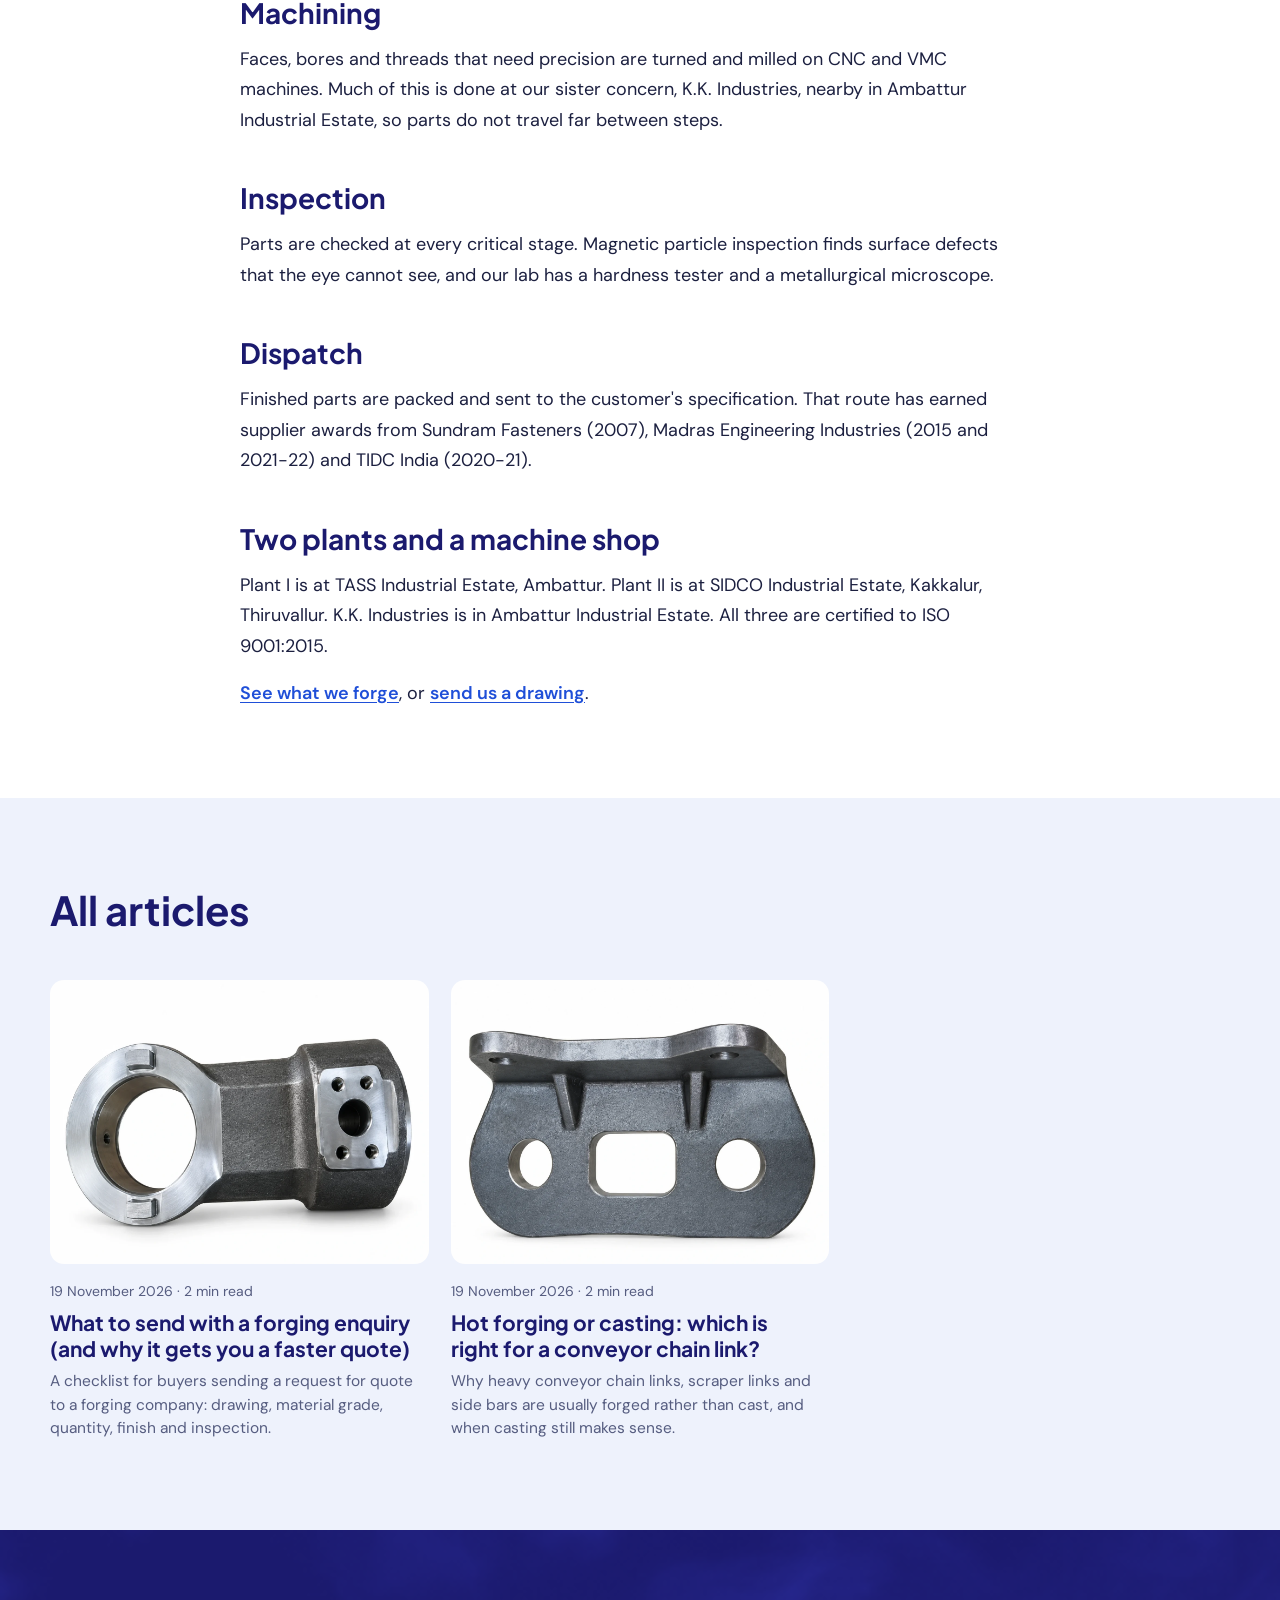
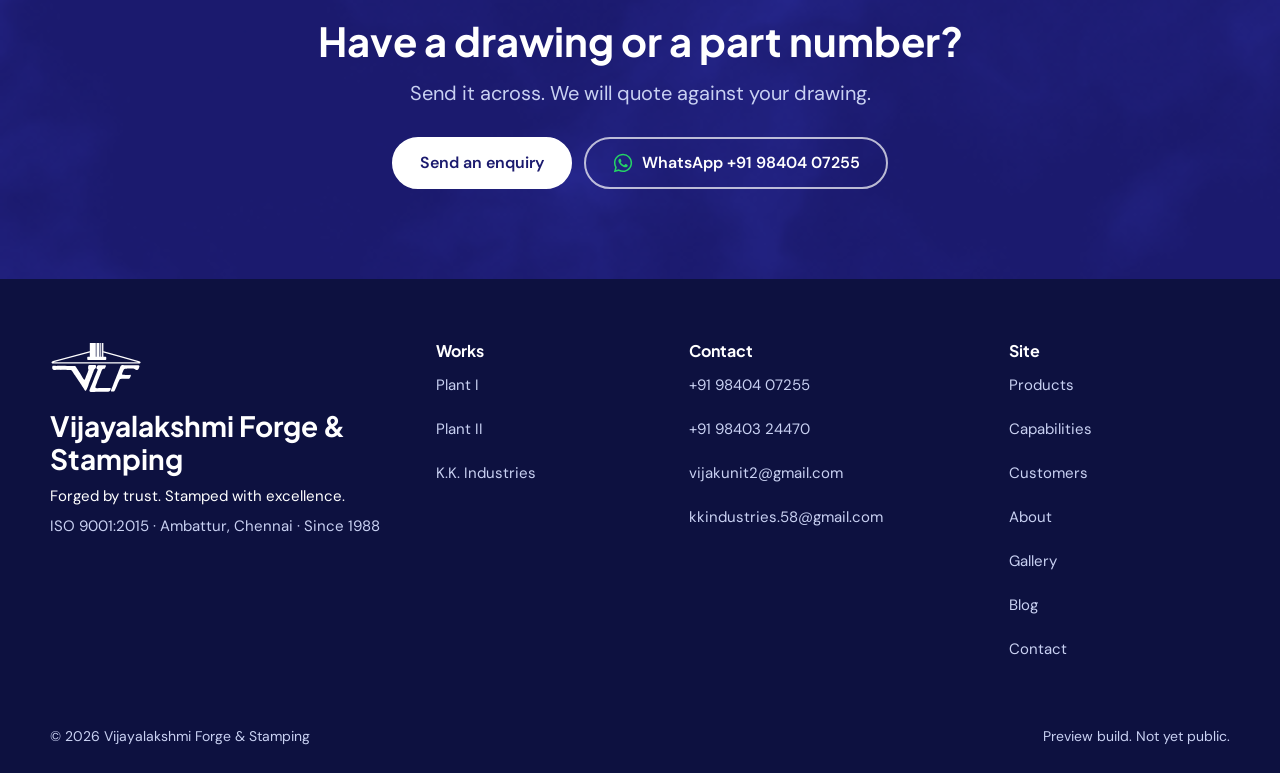
<file: blog/bar-to-dispatch-forging-in-ambattur.html>
<!doctype html>
<html lang="en-IN">
<head>
<meta charset="utf-8">
<meta name="viewport" content="width=device-width, initial-scale=1">
<script>(function(){var d=document.documentElement;d.className+=' js';try{if(matchMedia('(prefers-reduced-motion: reduce)').matches)return;var s=sessionStorage;if(!s.getItem('vlf-seen')){s.setItem('vlf-seen','1');d.className+=' ld'}else if(s.getItem('vlf-pt')){s.removeItem('vlf-pt');d.className+=' pt-in'}}catch(e){}})();</script>
<title>From bar to dispatch: how a forged part is made in Ambattur | VLF</title>
<meta name="description" content="The route a forged part takes at Vijayalakshmi Forge &amp; Stamping in Ambattur, Chennai, from cutting the bar to inspection and dispatch.">
<meta name="robots" content="noindex, nofollow">
<link rel="canonical" href="https://vijlakforge.com/blog/bar-to-dispatch-forging-in-ambattur">
<meta property="og:site_name" content="Vijayalakshmi Forge &amp; Stamping">
<meta property="og:title" content="From bar to dispatch: how a forged part is made in Ambattur | VLF">
<meta property="og:description" content="The route a forged part takes at Vijayalakshmi Forge &amp; Stamping in Ambattur, Chennai, from cutting the bar to inspection and dispatch.">
<meta property="og:type" content="article">
<meta property="og:url" content="https://vijlakforge.com/blog/bar-to-dispatch-forging-in-ambattur">
<meta property="og:image" content="https://vijlakforge.com/assets/img/p-under-05.webp">
<meta property="og:locale" content="en_IN">
<meta name="twitter:card" content="summary_large_image">
<meta name="geo.region" content="IN-TN">
<meta name="geo.placename" content="Ambattur, Chennai">
<meta name="theme-color" content="#1B1A6E">
<link rel="icon" href="../favicon.png" type="image/png">
<link rel="apple-touch-icon" href="../favicon.png">
<link rel="alternate" type="text/plain" href="../llms.txt" title="Site summary for AI assistants">
<link rel="sitemap" type="application/xml" href="../sitemap.xml">
<link rel="preconnect" href="https://fonts.googleapis.com">
<link rel="preconnect" href="https://fonts.gstatic.com" crossorigin>
<link rel="stylesheet" href="https://fonts.googleapis.com/css2?family=Plus+Jakarta+Sans:wght@600;700;800&family=DM+Sans:opsz,wght@9..40,400;9..40,500;9..40,600;9..40,700&display=swap">
<link rel="stylesheet" href="../styles.css?v=9178198ec607">
<script type="speculationrules">{"prefetch":[{"where":{"and":[{"href_matches":"/*"},{"not":{"selector_matches":"[target=_blank]"}}]},"eagerness":"moderate"}]}</script>
<script type="application/ld+json">{"@context":"https://schema.org","@graph":[{"@type":"Organization","@id":"https://vijlakforge.com/#org","name":"Vijayalakshmi Forge & Stamping","url":"https://vijlakforge.com/"},{"@type":"BreadcrumbList","itemListElement":[{"@type":"ListItem","position":1,"name":"Home","item":"https://vijlakforge.com/"},{"@type":"ListItem","position":2,"name":"Blog","item":"https://vijlakforge.com/blog"},{"@type":"ListItem","position":3,"name":"From bar to dispatch: how a forged part is made in Ambattur","item":"https://vijlakforge.com/blog/bar-to-dispatch-forging-in-ambattur"}]},{"@type":"BlogPosting","headline":"From bar to dispatch: how a forged part is made in Ambattur","description":"The route a forged part takes at Vijayalakshmi Forge & Stamping in Ambattur, Chennai, from cutting the bar to inspection and dispatch.","datePublished":"2026-11-19","dateModified":"2026-11-19","image":"https://vijlakforge.com/assets/img/p-under-05.webp","url":"https://vijlakforge.com/blog/bar-to-dispatch-forging-in-ambattur","mainEntityOfPage":"https://vijlakforge.com/blog/bar-to-dispatch-forging-in-ambattur","author":{"@id":"https://vijlakforge.com/#org"},"publisher":{"@id":"https://vijlakforge.com/#org"},"wordCount":301,"inLanguage":"en-IN"}]}</script>
</head>
<body>
<div id="ld" aria-hidden="true">
  <div class="ld-bands"><i style="--i:0"></i><i style="--i:1"></i><i style="--i:2"></i><i style="--i:3"></i><i style="--i:4"></i><i style="--i:5"></i></div>
  <div class="ld-in">
    <svg class="ld-svg" viewBox="0 0 1220 660" focusable="false">
      <defs>
        <linearGradient id="ld-heat" gradientUnits="userSpaceOnUse" x1="0" y1="290" x2="0" y2="655">
          <stop offset="0" stop-color="#ff7a1a"/><stop offset=".45" stop-color="#ffc35c"/><stop offset="1" stop-color="#e0441a"/>
        </linearGradient>
      </defs>
      <g class="ld-shake">
        <rect class="ld-billet" x="200" y="278" width="820" height="300" rx="52" fill="url(#ld-heat)"/>
        <g class="ld-hot" fill="url(#ld-heat)"><path d="M571.0 292.1C564.7 292.6 554.1 292.7 547.5 292.4C532.5 291.7 519.1 293.2 514.5 296.0C509.9 298.9 507.4 304.6 505.5 317.5C503.4 330.9 503.9 338.7 507.4 346.0C510.5 352.7 510.6 355.8 507.9 364.6C504.8 374.7 492.0 408.4 483.5 429.0C479.4 438.8 474.5 451.1 472.6 456.2C464.3 479.0 459.8 487.0 455.2 487.0C451.0 487.0 444.6 477.9 416.0 431.0C388.6 386.0 383.4 377.8 364.1 349.0C338.3 310.3 337.7 309.5 331.5 306.5L326.5 304.0L228.0 303.4C173.8 303.0 123.4 302.9 116.0 303.0C94.2 303.5 71.6 303.5 55.5 303.0C37.8 302.5 35.2 303.4 31.2 311.0C29.0 315.1 28.9 316.4 29.3 326.5C30.0 343.2 33.5 350.8 42.0 354.4C47.3 356.6 74.5 357.3 92.0 355.8C103.9 354.7 109.8 354.7 125.0 355.7C138.6 356.7 147.9 356.8 160.2 356.0C170.5 355.4 180.0 355.4 185.2 356.0C189.8 356.5 211.7 356.9 234.0 356.8C279.9 356.6 279.9 356.6 287.2 364.8C291.9 370.0 306.6 391.9 315.8 407.5C319.7 414.1 325.1 422.2 327.9 425.5C333.3 431.9 346.8 451.8 361.4 475.0C366.2 482.7 375.0 495.7 380.9 503.8C394.9 523.1 402.3 534.1 412.7 551.3C417.4 559.1 427.2 574.3 434.4 585.0C441.7 595.7 450.7 609.7 454.4 616.0C462.2 629.2 465.1 632.7 469.1 633.5C475.6 634.9 480.8 628.9 488.6 610.8C491.1 605.1 495.8 594.4 499.0 587.0C502.2 579.6 506.7 567.4 509.0 560.0C517.9 531.1 521.5 520.8 529.7 500.5C534.4 488.9 541.7 470.3 546.0 459.0C550.3 447.7 558.0 427.2 563.2 413.5C568.5 399.7 575.5 380.8 579.0 371.5C586.6 350.7 587.6 349.0 595.1 344.4C602.3 340.0 606.4 334.8 608.9 326.5C614.8 307.6 611.2 296.5 598.0 292.6C592.3 290.9 589.1 290.8 571.0 292.1Z"/><path d="M650.5 295.0C630.0 295.7 628.2 296.9 620.0 315.9C612.8 332.4 613.7 337.6 624.5 343.3C635.7 349.2 635.6 349.8 618.5 391.0C612.6 405.0 603.2 428.0 597.6 442.0C591.9 456.0 584.3 474.5 580.7 483.0C573.4 500.5 557.8 539.2 546.7 567.5C542.6 577.9 536.5 592.9 533.1 600.8C519.4 632.7 519.3 641.1 532.3 647.4C538.5 650.5 536.5 650.4 587.5 649.1C609.5 648.5 657.9 647.8 695.0 647.5C732.1 647.2 766.8 646.5 772.0 645.9C788.7 644.0 791.4 641.8 801.2 622.8C807.9 609.7 808.4 605.9 804.4 601.1C800.3 596.2 796.9 595.7 771.9 596.4C759.6 596.7 725.4 597.4 696.0 597.9C666.6 598.4 640.7 599.1 638.5 599.5C636.3 599.9 628.8 599.7 621.8 599.1C604.8 597.8 601.0 595.7 601.0 587.8C601.0 581.7 611.2 552.2 625.8 516.0C630.8 503.6 636.9 488.3 639.3 482.0C641.8 475.7 648.8 458.3 655.0 443.5C661.2 428.6 670.0 406.7 674.6 394.7C692.7 347.2 694.8 344.3 712.5 342.5C719.9 341.7 723.4 340.4 726.3 337.2C729.3 333.9 742.0 307.1 742.0 304.1C742.0 300.4 738.8 296.4 734.7 295.1C731.5 294.0 679.3 294.0 650.5 295.0Z"/><path d="M950.5 293.9C940.0 296.5 936.4 301.3 929.2 322.1C924.8 334.8 913.3 364.7 904.2 387.5C900.9 395.7 890.7 421.4 881.5 444.5C872.4 467.6 860.4 497.9 854.9 511.8C849.4 525.8 843.1 542.3 840.9 548.6C837.1 559.8 819.0 603.0 814.4 612.2C810.8 619.4 807.0 633.5 807.7 637.1C808.9 643.1 812.1 644.0 832.2 644.0C853.4 644.0 853.8 643.8 859.0 631.2C860.8 627.0 865.8 616.0 870.1 606.8C874.4 597.6 883.4 577.2 889.9 561.3C916.6 496.9 923.9 482.2 931.0 478.5C936.7 475.6 966.7 473.8 1006.5 474.2C1048.8 474.5 1049.6 474.4 1055.2 468.2C1058.7 464.3 1060.9 460.1 1068.5 443.4C1073.8 431.5 1074.0 429.8 1069.9 425.8L1066.8 422.7L1050.7 423.5C1041.8 424.0 1031.8 424.3 1028.5 424.2C1025.2 424.1 1011.7 423.9 998.5 423.7C953.4 423.1 950.7 420.7 961.6 392.2C980.6 342.6 982.8 340.6 1015.5 340.4C1026.5 340.3 1048.3 340.0 1064.0 339.6C1109.3 338.4 1120.2 340.2 1127.0 349.6C1132.0 356.6 1135.0 358.0 1145.1 358.0C1167.7 358.0 1171.7 354.7 1180.7 328.4C1187.1 309.8 1187.3 308.8 1186.0 303.8C1183.6 295.1 1176.7 292.1 1163.6 294.0C1147.9 296.3 1036.7 297.0 1021.2 294.9C1014.4 294.0 1011.0 294.1 1001.2 295.5C989.6 297.1 989.2 297.1 980.6 295.1C971.7 293.0 956.8 292.4 950.5 293.9Z"/></g>
        <g class="ld-cool" fill="#fff"><path d="M571.0 292.1C564.7 292.6 554.1 292.7 547.5 292.4C532.5 291.7 519.1 293.2 514.5 296.0C509.9 298.9 507.4 304.6 505.5 317.5C503.4 330.9 503.9 338.7 507.4 346.0C510.5 352.7 510.6 355.8 507.9 364.6C504.8 374.7 492.0 408.4 483.5 429.0C479.4 438.8 474.5 451.1 472.6 456.2C464.3 479.0 459.8 487.0 455.2 487.0C451.0 487.0 444.6 477.9 416.0 431.0C388.6 386.0 383.4 377.8 364.1 349.0C338.3 310.3 337.7 309.5 331.5 306.5L326.5 304.0L228.0 303.4C173.8 303.0 123.4 302.9 116.0 303.0C94.2 303.5 71.6 303.5 55.5 303.0C37.8 302.5 35.2 303.4 31.2 311.0C29.0 315.1 28.9 316.4 29.3 326.5C30.0 343.2 33.5 350.8 42.0 354.4C47.3 356.6 74.5 357.3 92.0 355.8C103.9 354.7 109.8 354.7 125.0 355.7C138.6 356.7 147.9 356.8 160.2 356.0C170.5 355.4 180.0 355.4 185.2 356.0C189.8 356.5 211.7 356.9 234.0 356.8C279.9 356.6 279.9 356.6 287.2 364.8C291.9 370.0 306.6 391.9 315.8 407.5C319.7 414.1 325.1 422.2 327.9 425.5C333.3 431.9 346.8 451.8 361.4 475.0C366.2 482.7 375.0 495.7 380.9 503.8C394.9 523.1 402.3 534.1 412.7 551.3C417.4 559.1 427.2 574.3 434.4 585.0C441.7 595.7 450.7 609.7 454.4 616.0C462.2 629.2 465.1 632.7 469.1 633.5C475.6 634.9 480.8 628.9 488.6 610.8C491.1 605.1 495.8 594.4 499.0 587.0C502.2 579.6 506.7 567.4 509.0 560.0C517.9 531.1 521.5 520.8 529.7 500.5C534.4 488.9 541.7 470.3 546.0 459.0C550.3 447.7 558.0 427.2 563.2 413.5C568.5 399.7 575.5 380.8 579.0 371.5C586.6 350.7 587.6 349.0 595.1 344.4C602.3 340.0 606.4 334.8 608.9 326.5C614.8 307.6 611.2 296.5 598.0 292.6C592.3 290.9 589.1 290.8 571.0 292.1Z"/><path d="M650.5 295.0C630.0 295.7 628.2 296.9 620.0 315.9C612.8 332.4 613.7 337.6 624.5 343.3C635.7 349.2 635.6 349.8 618.5 391.0C612.6 405.0 603.2 428.0 597.6 442.0C591.9 456.0 584.3 474.5 580.7 483.0C573.4 500.5 557.8 539.2 546.7 567.5C542.6 577.9 536.5 592.9 533.1 600.8C519.4 632.7 519.3 641.1 532.3 647.4C538.5 650.5 536.5 650.4 587.5 649.1C609.5 648.5 657.9 647.8 695.0 647.5C732.1 647.2 766.8 646.5 772.0 645.9C788.7 644.0 791.4 641.8 801.2 622.8C807.9 609.7 808.4 605.9 804.4 601.1C800.3 596.2 796.9 595.7 771.9 596.4C759.6 596.7 725.4 597.4 696.0 597.9C666.6 598.4 640.7 599.1 638.5 599.5C636.3 599.9 628.8 599.7 621.8 599.1C604.8 597.8 601.0 595.7 601.0 587.8C601.0 581.7 611.2 552.2 625.8 516.0C630.8 503.6 636.9 488.3 639.3 482.0C641.8 475.7 648.8 458.3 655.0 443.5C661.2 428.6 670.0 406.7 674.6 394.7C692.7 347.2 694.8 344.3 712.5 342.5C719.9 341.7 723.4 340.4 726.3 337.2C729.3 333.9 742.0 307.1 742.0 304.1C742.0 300.4 738.8 296.4 734.7 295.1C731.5 294.0 679.3 294.0 650.5 295.0Z"/><path d="M950.5 293.9C940.0 296.5 936.4 301.3 929.2 322.1C924.8 334.8 913.3 364.7 904.2 387.5C900.9 395.7 890.7 421.4 881.5 444.5C872.4 467.6 860.4 497.9 854.9 511.8C849.4 525.8 843.1 542.3 840.9 548.6C837.1 559.8 819.0 603.0 814.4 612.2C810.8 619.4 807.0 633.5 807.7 637.1C808.9 643.1 812.1 644.0 832.2 644.0C853.4 644.0 853.8 643.8 859.0 631.2C860.8 627.0 865.8 616.0 870.1 606.8C874.4 597.6 883.4 577.2 889.9 561.3C916.6 496.9 923.9 482.2 931.0 478.5C936.7 475.6 966.7 473.8 1006.5 474.2C1048.8 474.5 1049.6 474.4 1055.2 468.2C1058.7 464.3 1060.9 460.1 1068.5 443.4C1073.8 431.5 1074.0 429.8 1069.9 425.8L1066.8 422.7L1050.7 423.5C1041.8 424.0 1031.8 424.3 1028.5 424.2C1025.2 424.1 1011.7 423.9 998.5 423.7C953.4 423.1 950.7 420.7 961.6 392.2C980.6 342.6 982.8 340.6 1015.5 340.4C1026.5 340.3 1048.3 340.0 1064.0 339.6C1109.3 338.4 1120.2 340.2 1127.0 349.6C1132.0 356.6 1135.0 358.0 1145.1 358.0C1167.7 358.0 1171.7 354.7 1180.7 328.4C1187.1 309.8 1187.3 308.8 1186.0 303.8C1183.6 295.1 1176.7 292.1 1163.6 294.0C1147.9 296.3 1036.7 297.0 1021.2 294.9C1014.4 294.0 1011.0 294.1 1001.2 295.5C989.6 297.1 989.2 297.1 980.6 295.1C971.7 293.0 956.8 292.4 950.5 293.9Z"/></g>
        <g class="ld-sparks"><rect class="ld-spark" x="288" y="282" width="27" height="8" rx="4" fill="#ffffff" style="--dx:-310px;--dy:-114px;--r:-11deg;--t:0.72s;--j:0.023s"/><rect class="ld-spark" x="355" y="282" width="29" height="8" rx="4" fill="#ffd27a" style="--dx:-185px;--dy:-147px;--r:78deg;--t:0.72s;--j:0.016s"/><rect class="ld-spark" x="876" y="282" width="16" height="8" rx="4" fill="#ffd27a" style="--dx:217px;--dy:-129px;--r:176deg;--t:0.72s;--j:0.023s"/><rect class="ld-spark" x="361" y="282" width="26" height="8" rx="4" fill="#ffffff" style="--dx:-233px;--dy:-105px;--r:21deg;--t:0.72s;--j:0.021s"/><rect class="ld-spark" x="766" y="282" width="25" height="8" rx="4" fill="#ffd27a" style="--dx:340px;--dy:-282px;--r:-126deg;--t:0.72s;--j:0.060s"/><rect class="ld-spark" x="927" y="282" width="32" height="8" rx="4" fill="#ffffff" style="--dx:85px;--dy:-230px;--r:3deg;--t:0.72s;--j:0.055s"/><rect class="ld-spark" x="337" y="282" width="37" height="8" rx="4" fill="#ffffff" style="--dx:-113px;--dy:-175px;--r:36deg;--t:0.72s;--j:0.002s"/><rect class="ld-spark" x="384" y="282" width="28" height="8" rx="4" fill="#ff6a1a" style="--dx:-322px;--dy:-93px;--r:-165deg;--t:0.72s;--j:0.040s"/><rect class="ld-spark" x="265" y="282" width="32" height="8" rx="4" fill="#ffffff" style="--dx:-85px;--dy:-143px;--r:-183deg;--t:0.72s;--j:0.042s"/><rect class="ld-spark" x="1035" y="282" width="27" height="8" rx="4" fill="#ffd27a" style="--dx:241px;--dy:-93px;--r:108deg;--t:0.72s;--j:0.032s"/><rect class="ld-spark" x="927" y="282" width="29" height="8" rx="4" fill="#ffffff" style="--dx:135px;--dy:-288px;--r:164deg;--t:0.72s;--j:0.040s"/><rect class="ld-spark" x="706" y="282" width="37" height="8" rx="4" fill="#ff9a2e" style="--dx:284px;--dy:-264px;--r:7deg;--t:0.72s;--j:0.034s"/><rect class="ld-spark" x="545" y="282" width="20" height="8" rx="4" fill="#ffffff" style="--dx:-48px;--dy:-192px;--r:-6deg;--t:0.72s;--j:0.021s"/><rect class="ld-spark" x="475" y="282" width="26" height="8" rx="4" fill="#ffd27a" style="--dx:-222px;--dy:-203px;--r:122deg;--t:0.72s;--j:0.038s"/><rect class="ld-spark" x="655" y="282" width="35" height="8" rx="4" fill="#ff6a1a" style="--dx:85px;--dy:-188px;--r:-187deg;--t:0.72s;--j:0.057s"/><rect class="ld-spark" x="232" y="282" width="22" height="8" rx="4" fill="#ff6a1a" style="--dx:-342px;--dy:-239px;--r:-156deg;--t:0.72s;--j:0.037s"/><rect class="ld-spark" x="1011" y="282" width="34" height="8" rx="4" fill="#ff6a1a" style="--dx:328px;--dy:-71px;--r:-99deg;--t:1.16s;--j:0.013s"/><rect class="ld-spark" x="201" y="282" width="34" height="8" rx="4" fill="#ff6a1a" style="--dx:-238px;--dy:-210px;--r:18deg;--t:1.16s;--j:0.027s"/><rect class="ld-spark" x="406" y="282" width="23" height="8" rx="4" fill="#ffffff" style="--dx:-109px;--dy:-166px;--r:-31deg;--t:1.16s;--j:0.053s"/><rect class="ld-spark" x="315" y="282" width="20" height="8" rx="4" fill="#ff6a1a" style="--dx:-138px;--dy:-94px;--r:199deg;--t:1.16s;--j:0.040s"/><rect class="ld-spark" x="330" y="282" width="36" height="8" rx="4" fill="#ff6a1a" style="--dx:-322px;--dy:-234px;--r:116deg;--t:1.16s;--j:0.021s"/><rect class="ld-spark" x="1033" y="282" width="32" height="8" rx="4" fill="#ffffff" style="--dx:341px;--dy:-239px;--r:62deg;--t:1.16s;--j:0.015s"/><rect class="ld-spark" x="416" y="282" width="31" height="8" rx="4" fill="#ffffff" style="--dx:-218px;--dy:-249px;--r:160deg;--t:1.16s;--j:0.028s"/><rect class="ld-spark" x="670" y="282" width="21" height="8" rx="4" fill="#ff6a1a" style="--dx:372px;--dy:-172px;--r:126deg;--t:1.16s;--j:0.050s"/><rect class="ld-spark" x="941" y="282" width="23" height="8" rx="4" fill="#ffffff" style="--dx:279px;--dy:-170px;--r:-75deg;--t:1.16s;--j:0.012s"/><rect class="ld-spark" x="620" y="282" width="34" height="8" rx="4" fill="#ffd27a" style="--dx:369px;--dy:-69px;--r:163deg;--t:1.16s;--j:0.011s"/><rect class="ld-spark" x="825" y="282" width="21" height="8" rx="4" fill="#ffd27a" style="--dx:91px;--dy:-118px;--r:102deg;--t:1.16s;--j:0.008s"/><rect class="ld-spark" x="404" y="282" width="36" height="8" rx="4" fill="#ffd27a" style="--dx:-288px;--dy:-65px;--r:-177deg;--t:1.16s;--j:0.022s"/><rect class="ld-spark" x="390" y="282" width="17" height="8" rx="4" fill="#ffd27a" style="--dx:-98px;--dy:-67px;--r:-51deg;--t:1.16s;--j:0.008s"/><rect class="ld-spark" x="379" y="282" width="30" height="8" rx="4" fill="#ffd27a" style="--dx:-245px;--dy:-201px;--r:42deg;--t:1.48s;--j:0.055s"/><rect class="ld-spark" x="583" y="282" width="28" height="8" rx="4" fill="#ffffff" style="--dx:-261px;--dy:-229px;--r:-41deg;--t:1.48s;--j:0.052s"/><rect class="ld-spark" x="374" y="282" width="16" height="8" rx="4" fill="#ffd27a" style="--dx:-74px;--dy:-147px;--r:-136deg;--t:1.48s;--j:0.057s"/><rect class="ld-spark" x="208" y="282" width="29" height="8" rx="4" fill="#ffffff" style="--dx:-284px;--dy:-117px;--r:86deg;--t:1.48s;--j:0.055s"/><rect class="ld-spark" x="518" y="282" width="35" height="8" rx="4" fill="#ffd27a" style="--dx:-321px;--dy:-284px;--r:-186deg;--t:1.48s;--j:0.030s"/><rect class="ld-spark" x="397" y="282" width="25" height="8" rx="4" fill="#ffffff" style="--dx:-253px;--dy:-264px;--r:30deg;--t:1.48s;--j:0.032s"/><rect class="ld-spark" x="529" y="282" width="17" height="8" rx="4" fill="#ff6a1a" style="--dx:-147px;--dy:-279px;--r:196deg;--t:1.48s;--j:0.040s"/><rect class="ld-spark" x="314" y="282" width="29" height="8" rx="4" fill="#ff9a2e" style="--dx:-298px;--dy:-276px;--r:53deg;--t:1.48s;--j:0.059s"/><rect class="ld-spark" x="405" y="282" width="27" height="8" rx="4" fill="#ff6a1a" style="--dx:-101px;--dy:-210px;--r:120deg;--t:1.48s;--j:0.025s"/></g>
        <g class="ld-hammer" fill="#fff" color="#fff"><g class="ld-ram"><rect x="528" y="0" width="79" height="186"/><rect x="616" y="0" width="40" height="186"/><rect x="666" y="0" width="14" height="186"/><rect x="690" y="0" width="18" height="186"/><rect x="494" y="182" width="252" height="42" rx="9"/><path d="M526 117 L44 248 Q20 256 34 265 L1186 265 Q1202 257 1182 249 L710 117" fill="none" stroke="currentColor" stroke-width="17" stroke-linejoin="round" stroke-linecap="round"/></g></g>
      </g>
    </svg>
    <p class="ld-name"><span class="ld-w"><span style="--i:0">V</span><span style="--i:1">i</span><span style="--i:2">j</span><span style="--i:3">a</span><span style="--i:4">y</span><span style="--i:5">a</span><span style="--i:6">l</span><span style="--i:7">a</span><span style="--i:8">k</span><span style="--i:9">s</span><span style="--i:10">h</span><span style="--i:11">m</span><span style="--i:12">i</span></span> <span class="ld-w"><span style="--i:14">F</span><span style="--i:15">o</span><span style="--i:16">r</span><span style="--i:17">g</span><span style="--i:18">e</span></span> <span class="ld-w"><span style="--i:20">&amp;</span></span> <span class="ld-w"><span style="--i:22">S</span><span style="--i:23">t</span><span style="--i:24">a</span><span style="--i:25">m</span><span style="--i:26">p</span><span style="--i:27">i</span><span style="--i:28">n</span><span style="--i:29">g</span></span></p>
    <p class="ld-line">Forging since 1988 · Ambattur, Chennai</p>
  </div>
</div>
<div id="pt" aria-hidden="true"><div class="ld-bands"><i style="--i:0"></i><i style="--i:1"></i><i style="--i:2"></i><i style="--i:3"></i><i style="--i:4"></i><i style="--i:5"></i></div><svg class="pt-mark" viewBox="0 0 1220 660" aria-hidden="true" focusable="false" fill="currentColor"><g class=""><rect x="528" y="0" width="79" height="186"/><rect x="616" y="0" width="40" height="186"/><rect x="666" y="0" width="14" height="186"/><rect x="690" y="0" width="18" height="186"/><rect x="494" y="182" width="252" height="42" rx="9"/><path d="M526 117 L44 248 Q20 256 34 265 L1186 265 Q1202 257 1182 249 L710 117" fill="none" stroke="currentColor" stroke-width="17" stroke-linejoin="round" stroke-linecap="round"/></g><path class="" d="M571.0 292.1C564.7 292.6 554.1 292.7 547.5 292.4C532.5 291.7 519.1 293.2 514.5 296.0C509.9 298.9 507.4 304.6 505.5 317.5C503.4 330.9 503.9 338.7 507.4 346.0C510.5 352.7 510.6 355.8 507.9 364.6C504.8 374.7 492.0 408.4 483.5 429.0C479.4 438.8 474.5 451.1 472.6 456.2C464.3 479.0 459.8 487.0 455.2 487.0C451.0 487.0 444.6 477.9 416.0 431.0C388.6 386.0 383.4 377.8 364.1 349.0C338.3 310.3 337.7 309.5 331.5 306.5L326.5 304.0L228.0 303.4C173.8 303.0 123.4 302.9 116.0 303.0C94.2 303.5 71.6 303.5 55.5 303.0C37.8 302.5 35.2 303.4 31.2 311.0C29.0 315.1 28.9 316.4 29.3 326.5C30.0 343.2 33.5 350.8 42.0 354.4C47.3 356.6 74.5 357.3 92.0 355.8C103.9 354.7 109.8 354.7 125.0 355.7C138.6 356.7 147.9 356.8 160.2 356.0C170.5 355.4 180.0 355.4 185.2 356.0C189.8 356.5 211.7 356.9 234.0 356.8C279.9 356.6 279.9 356.6 287.2 364.8C291.9 370.0 306.6 391.9 315.8 407.5C319.7 414.1 325.1 422.2 327.9 425.5C333.3 431.9 346.8 451.8 361.4 475.0C366.2 482.7 375.0 495.7 380.9 503.8C394.9 523.1 402.3 534.1 412.7 551.3C417.4 559.1 427.2 574.3 434.4 585.0C441.7 595.7 450.7 609.7 454.4 616.0C462.2 629.2 465.1 632.7 469.1 633.5C475.6 634.9 480.8 628.9 488.6 610.8C491.1 605.1 495.8 594.4 499.0 587.0C502.2 579.6 506.7 567.4 509.0 560.0C517.9 531.1 521.5 520.8 529.7 500.5C534.4 488.9 541.7 470.3 546.0 459.0C550.3 447.7 558.0 427.2 563.2 413.5C568.5 399.7 575.5 380.8 579.0 371.5C586.6 350.7 587.6 349.0 595.1 344.4C602.3 340.0 606.4 334.8 608.9 326.5C614.8 307.6 611.2 296.5 598.0 292.6C592.3 290.9 589.1 290.8 571.0 292.1Z"/><path class="" d="M650.5 295.0C630.0 295.7 628.2 296.9 620.0 315.9C612.8 332.4 613.7 337.6 624.5 343.3C635.7 349.2 635.6 349.8 618.5 391.0C612.6 405.0 603.2 428.0 597.6 442.0C591.9 456.0 584.3 474.5 580.7 483.0C573.4 500.5 557.8 539.2 546.7 567.5C542.6 577.9 536.5 592.9 533.1 600.8C519.4 632.7 519.3 641.1 532.3 647.4C538.5 650.5 536.5 650.4 587.5 649.1C609.5 648.5 657.9 647.8 695.0 647.5C732.1 647.2 766.8 646.5 772.0 645.9C788.7 644.0 791.4 641.8 801.2 622.8C807.9 609.7 808.4 605.9 804.4 601.1C800.3 596.2 796.9 595.7 771.9 596.4C759.6 596.7 725.4 597.4 696.0 597.9C666.6 598.4 640.7 599.1 638.5 599.5C636.3 599.9 628.8 599.7 621.8 599.1C604.8 597.8 601.0 595.7 601.0 587.8C601.0 581.7 611.2 552.2 625.8 516.0C630.8 503.6 636.9 488.3 639.3 482.0C641.8 475.7 648.8 458.3 655.0 443.5C661.2 428.6 670.0 406.7 674.6 394.7C692.7 347.2 694.8 344.3 712.5 342.5C719.9 341.7 723.4 340.4 726.3 337.2C729.3 333.9 742.0 307.1 742.0 304.1C742.0 300.4 738.8 296.4 734.7 295.1C731.5 294.0 679.3 294.0 650.5 295.0Z"/><path class="" d="M950.5 293.9C940.0 296.5 936.4 301.3 929.2 322.1C924.8 334.8 913.3 364.7 904.2 387.5C900.9 395.7 890.7 421.4 881.5 444.5C872.4 467.6 860.4 497.9 854.9 511.8C849.4 525.8 843.1 542.3 840.9 548.6C837.1 559.8 819.0 603.0 814.4 612.2C810.8 619.4 807.0 633.5 807.7 637.1C808.9 643.1 812.1 644.0 832.2 644.0C853.4 644.0 853.8 643.8 859.0 631.2C860.8 627.0 865.8 616.0 870.1 606.8C874.4 597.6 883.4 577.2 889.9 561.3C916.6 496.9 923.9 482.2 931.0 478.5C936.7 475.6 966.7 473.8 1006.5 474.2C1048.8 474.5 1049.6 474.4 1055.2 468.2C1058.7 464.3 1060.9 460.1 1068.5 443.4C1073.8 431.5 1074.0 429.8 1069.9 425.8L1066.8 422.7L1050.7 423.5C1041.8 424.0 1031.8 424.3 1028.5 424.2C1025.2 424.1 1011.7 423.9 998.5 423.7C953.4 423.1 950.7 420.7 961.6 392.2C980.6 342.6 982.8 340.6 1015.5 340.4C1026.5 340.3 1048.3 340.0 1064.0 339.6C1109.3 338.4 1120.2 340.2 1127.0 349.6C1132.0 356.6 1135.0 358.0 1145.1 358.0C1167.7 358.0 1171.7 354.7 1180.7 328.4C1187.1 309.8 1187.3 308.8 1186.0 303.8C1183.6 295.1 1176.7 292.1 1163.6 294.0C1147.9 296.3 1036.7 297.0 1021.2 294.9C1014.4 294.0 1011.0 294.1 1001.2 295.5C989.6 297.1 989.2 297.1 980.6 295.1C971.7 293.0 956.8 292.4 950.5 293.9Z"/></svg></div>
<a class="skip" href="#main">Skip to content</a>
<header class="hdr" data-header>
  <div class="hdr__in">
    <a class="brand" href=".././">
      <img src="../assets/img/mark-vlf.png" alt="" class="brand__mark" width="305" height="167">
      <span class="brand__txt">
        <span class="brand__name">Vijayalakshmi Forge & Stamping</span>
        <span class="brand__sub">Ambattur, Chennai · Since 1988</span>
      </span>
    </a>
    <nav class="nav" aria-label="Primary" style="--cnt:6">
        <a href="../products" style="--n:0">Products</a>
        <a href="../capabilities" style="--n:1">Capabilities</a>
        <a href="../customers" style="--n:2">Customers</a>
        <a href="../about" style="--n:3">About</a>
        <a href="../gallery" style="--n:4">Gallery</a>
        <a href="../blog" style="--n:5" aria-current="page">Blog</a>
    </nav>
    <div class="hdr__act">
      <a class="btn btn--sm" href="../contact">Contact</a>
      <button class="burger" type="button" aria-label="Open menu"
              aria-expanded="false" aria-controls="drawer" data-burger>
        <svg viewBox="0 0 24 24" width="24" height="24" aria-hidden="true"
             fill="none" stroke="currentColor" stroke-width="2" stroke-linecap="round">
          <path d="M3 6h18M3 12h18M3 18h18"/>
        </svg>
      </button>
    </div>
  </div>
</header>
<div class="drawer" id="drawer" data-drawer hidden>
  <button class="drawer__x" type="button" aria-label="Close menu" data-drawer-close>
    <svg viewBox="0 0 24 24" width="26" height="26" fill="none"
         stroke="currentColor" stroke-width="2" stroke-linecap="round">
      <path d="M5 5l14 14M19 5L5 19"/>
    </svg>
  </button>
  <nav class="drawer__nav" aria-label="Mobile">
        <a href="../products" style="--n:0">Products</a>
        <a href="../capabilities" style="--n:1">Capabilities</a>
        <a href="../customers" style="--n:2">Customers</a>
        <a href="../about" style="--n:3">About</a>
        <a href="../gallery" style="--n:4">Gallery</a>
        <a href="../blog" style="--n:5" aria-current="page">Blog</a>
  </nav>
  <a class="btn btn--block" href="../contact">Contact</a>
  <div class="drawer__meta">
    <a href="tel:+919840407255">+91 98404 07255</a>
    <a href="mailto:vijakunit2@gmail.com,kkindustries.58@gmail.com?subject=Enquiry%20from%20the%20website">vijakunit2@gmail.com</a>
  </div>
</div>
<main id="main">
<article class="post">
  <header class="post__head">
    <div class="wrap post__wrap">
      <a class="post__back" href="../blog">All articles</a>
      <h1 class="h1">From bar to dispatch: how a forged part is made in Ambattur</h1>
      <p class="post__meta">Vijayalakshmi Forge & Stamping · <time datetime="2026-11-19">19 November 2026</time> · 2 min read</p>
    </div>
  </header>
  <div class="wrap post__wrap">
    <figure class="post__fig"><img src="../assets/img/p-under-05.webp" alt="From bar to dispatch: how a forged part is made in Ambattur" class="post__img" width="1200" height="1070" sizes="(max-width:900px) 100vw, 760px"></figure>
    <div class="prose post__body"><p>Every forged part we ship takes the same route, under one management. Here is what happens at each step, and the equipment behind it.</p>
<h2>Raw material</h2>
<p>We forge carbon, alloy and stainless steel. The steel is selected for the job the part has to do, because a forging can only be as good as the bar it starts from.</p>
<h2>Cutting</h2>
<p>Bar and billet are cut to forging weight on a bandsaw that takes sections up to 350 mm, or sheared, for smaller sections up to 125 mm. An accurate weight means less waste and a consistent part.</p>
<h2>Heating and hot forging</h2>
<p>The cut piece is heated and forged under a hammer of up to 3.5 ton. Controlled forging gives the part its shape and its strength. Our bogie and bell furnace handles heating and thermal processing of forgings, and shot blasting cleans the scale off afterwards.</p>
<h2>Machining</h2>
<p>Faces, bores and threads that need precision are turned and milled on CNC and VMC machines. Much of this is done at our sister concern, K.K. Industries, nearby in Ambattur Industrial Estate, so parts do not travel far between steps.</p>
<h2>Inspection</h2>
<p>Parts are checked at every critical stage. Magnetic particle inspection finds surface defects that the eye cannot see, and our lab has a hardness tester and a metallurgical microscope.</p>
<h2>Dispatch</h2>
<p>Finished parts are packed and sent to the customer&#x27;s specification. That route has earned supplier awards from Sundram Fasteners (2007), Madras Engineering Industries (2015 and 2021-22) and TIDC India (2020-21).</p>
<h2>Two plants and a machine shop</h2>
<p>Plant I is at TASS Industrial Estate, Ambattur. Plant II is at SIDCO Industrial Estate, Kakkalur, Thiruvallur. K.K. Industries is in Ambattur Industrial Estate. All three are certified to ISO 9001:2015.</p>
<p><a href="../products">See what we forge</a>, or <a href="../contact">send us a drawing</a>.</p></div>
  </div>
</article>
<section class="sec sec--alt"><div class="wrap">
  <div class="sec__head" data-reveal>
  <h2 class="h2">All articles</h2>
  
</div>
  <div class="pcards"><a class="pcard" href="../blog/what-to-send-with-a-forging-enquiry" data-reveal style="--i:0">
  <span class="pcard__img"><img src="../assets/img/p-under-03.webp" alt="" width="1400" height="1121" loading="lazy" decoding="async" sizes="(max-width:700px) 100vw, 33vw"></span>
  <span class="pcard__date">19 November 2026 · 2 min read</span>
  <h3 class="pcard__t">What to send with a forging enquiry (and why it gets you a faster quote)</h3>
  <span class="pcard__d">A checklist for buyers sending a request for quote to a forging company: drawing, material grade, quantity, finish and inspection.</span>
</a><a class="pcard" href="../blog/forging-vs-casting-conveyor-chain-links" data-reveal style="--i:1">
  <span class="pcard__img"><img src="../assets/img/p-chain-04.webp" alt="" width="1400" height="1121" loading="lazy" decoding="async" sizes="(max-width:700px) 100vw, 33vw"></span>
  <span class="pcard__date">19 November 2026 · 2 min read</span>
  <h3 class="pcard__t">Hot forging or casting: which is right for a conveyor chain link?</h3>
  <span class="pcard__d">Why heavy conveyor chain links, scraper links and side bars are usually forged rather than cast, and when casting still makes sense.</span>
</a></div>
</div></section>

<section class="band">
  <canvas class="sky" data-base="#1b1a6e" data-tint="#2c2ea0" data-amt=".9" data-scale="1.3" aria-hidden="true"></canvas>
  <div class="wrap band__in" data-reveal>
    <h2 class="h2">Have a drawing or a part number?</h2>
    <p class="lede">Send it across. We will quote against your drawing.</p>
    <div class="band__act">
      <a class="btn btn--light" href="../contact#enquire">Send an enquiry</a>
      <a class="btn btn--ghost-light" href="https://wa.me/919840407255?text=Hello%20Vijayalakshmi%20Forge%20%26%20Stamping%2C%20I%20would%20like%20to%20enquire%20about%20forged%20and%20machined%20components.%20Please%20let%20me%20know%20a%20convenient%20time%20to%20discuss."
         target="_blank" rel="noopener"><svg viewBox="0 0 24 24" aria-hidden="true" class="wa-g" width="22" height="22"><path fill="currentColor" d="M12.04 2C6.58 2 2.13 6.45 2.13 11.91c0 1.75.46 3.45 1.32 4.95L2 22l5.25-1.38a9.9 9.9 0 0 0 4.79 1.22h.01c5.46 0 9.91-4.45 9.91-9.91 0-2.65-1.03-5.14-2.9-7.01A9.82 9.82 0 0 0 12.04 2Zm0 18.15h-.01a8.2 8.2 0 0 1-4.19-1.15l-.3-.18-3.12.82.83-3.04-.2-.31a8.18 8.18 0 0 1-1.26-4.38c0-4.54 3.7-8.24 8.25-8.24 2.2 0 4.27.86 5.83 2.42a8.19 8.19 0 0 1 2.41 5.83c0 4.54-3.69 8.23-8.24 8.23Zm4.52-6.16c-.25-.12-1.47-.72-1.69-.81-.23-.08-.39-.12-.56.13-.16.24-.64.8-.78.97-.15.16-.29.18-.53.06-.25-.12-1.05-.39-1.99-1.23-.74-.66-1.23-1.47-1.38-1.72-.14-.25-.01-.38.11-.5.11-.11.25-.29.37-.43.12-.15.16-.25.25-.41.08-.17.04-.31-.02-.43-.06-.12-.56-1.34-.76-1.84-.2-.48-.4-.42-.56-.43h-.47c-.17 0-.43.06-.66.31-.22.25-.86.85-.86 2.07 0 1.22.89 2.4 1.01 2.56.12.17 1.75 2.67 4.23 3.74.59.26 1.05.41 1.41.52.59.19 1.13.16 1.56.1.47-.07 1.47-.6 1.67-1.18.21-.58.21-1.07.15-1.18-.06-.1-.22-.16-.47-.28Z"/></svg>WhatsApp +91 98404 07255</a>
    </div>
  </div>
</section>
</main>

<footer class="foot">
  <div class="wrap foot__in">
    <div class="foot__brand">
      <svg class="foot__mark" viewBox="0 0 1220 660" aria-hidden="true" focusable="false" fill="currentColor"><g class=""><rect x="528" y="0" width="79" height="186"/><rect x="616" y="0" width="40" height="186"/><rect x="666" y="0" width="14" height="186"/><rect x="690" y="0" width="18" height="186"/><rect x="494" y="182" width="252" height="42" rx="9"/><path d="M526 117 L44 248 Q20 256 34 265 L1186 265 Q1202 257 1182 249 L710 117" fill="none" stroke="currentColor" stroke-width="17" stroke-linejoin="round" stroke-linecap="round"/></g><path class="" d="M571.0 292.1C564.7 292.6 554.1 292.7 547.5 292.4C532.5 291.7 519.1 293.2 514.5 296.0C509.9 298.9 507.4 304.6 505.5 317.5C503.4 330.9 503.9 338.7 507.4 346.0C510.5 352.7 510.6 355.8 507.9 364.6C504.8 374.7 492.0 408.4 483.5 429.0C479.4 438.8 474.5 451.1 472.6 456.2C464.3 479.0 459.8 487.0 455.2 487.0C451.0 487.0 444.6 477.9 416.0 431.0C388.6 386.0 383.4 377.8 364.1 349.0C338.3 310.3 337.7 309.5 331.5 306.5L326.5 304.0L228.0 303.4C173.8 303.0 123.4 302.9 116.0 303.0C94.2 303.5 71.6 303.5 55.5 303.0C37.8 302.5 35.2 303.4 31.2 311.0C29.0 315.1 28.9 316.4 29.3 326.5C30.0 343.2 33.5 350.8 42.0 354.4C47.3 356.6 74.5 357.3 92.0 355.8C103.9 354.7 109.8 354.7 125.0 355.7C138.6 356.7 147.9 356.8 160.2 356.0C170.5 355.4 180.0 355.4 185.2 356.0C189.8 356.5 211.7 356.9 234.0 356.8C279.9 356.6 279.9 356.6 287.2 364.8C291.9 370.0 306.6 391.9 315.8 407.5C319.7 414.1 325.1 422.2 327.9 425.5C333.3 431.9 346.8 451.8 361.4 475.0C366.2 482.7 375.0 495.7 380.9 503.8C394.9 523.1 402.3 534.1 412.7 551.3C417.4 559.1 427.2 574.3 434.4 585.0C441.7 595.7 450.7 609.7 454.4 616.0C462.2 629.2 465.1 632.7 469.1 633.5C475.6 634.9 480.8 628.9 488.6 610.8C491.1 605.1 495.8 594.4 499.0 587.0C502.2 579.6 506.7 567.4 509.0 560.0C517.9 531.1 521.5 520.8 529.7 500.5C534.4 488.9 541.7 470.3 546.0 459.0C550.3 447.7 558.0 427.2 563.2 413.5C568.5 399.7 575.5 380.8 579.0 371.5C586.6 350.7 587.6 349.0 595.1 344.4C602.3 340.0 606.4 334.8 608.9 326.5C614.8 307.6 611.2 296.5 598.0 292.6C592.3 290.9 589.1 290.8 571.0 292.1Z"/><path class="" d="M650.5 295.0C630.0 295.7 628.2 296.9 620.0 315.9C612.8 332.4 613.7 337.6 624.5 343.3C635.7 349.2 635.6 349.8 618.5 391.0C612.6 405.0 603.2 428.0 597.6 442.0C591.9 456.0 584.3 474.5 580.7 483.0C573.4 500.5 557.8 539.2 546.7 567.5C542.6 577.9 536.5 592.9 533.1 600.8C519.4 632.7 519.3 641.1 532.3 647.4C538.5 650.5 536.5 650.4 587.5 649.1C609.5 648.5 657.9 647.8 695.0 647.5C732.1 647.2 766.8 646.5 772.0 645.9C788.7 644.0 791.4 641.8 801.2 622.8C807.9 609.7 808.4 605.9 804.4 601.1C800.3 596.2 796.9 595.7 771.9 596.4C759.6 596.7 725.4 597.4 696.0 597.9C666.6 598.4 640.7 599.1 638.5 599.5C636.3 599.9 628.8 599.7 621.8 599.1C604.8 597.8 601.0 595.7 601.0 587.8C601.0 581.7 611.2 552.2 625.8 516.0C630.8 503.6 636.9 488.3 639.3 482.0C641.8 475.7 648.8 458.3 655.0 443.5C661.2 428.6 670.0 406.7 674.6 394.7C692.7 347.2 694.8 344.3 712.5 342.5C719.9 341.7 723.4 340.4 726.3 337.2C729.3 333.9 742.0 307.1 742.0 304.1C742.0 300.4 738.8 296.4 734.7 295.1C731.5 294.0 679.3 294.0 650.5 295.0Z"/><path class="" d="M950.5 293.9C940.0 296.5 936.4 301.3 929.2 322.1C924.8 334.8 913.3 364.7 904.2 387.5C900.9 395.7 890.7 421.4 881.5 444.5C872.4 467.6 860.4 497.9 854.9 511.8C849.4 525.8 843.1 542.3 840.9 548.6C837.1 559.8 819.0 603.0 814.4 612.2C810.8 619.4 807.0 633.5 807.7 637.1C808.9 643.1 812.1 644.0 832.2 644.0C853.4 644.0 853.8 643.8 859.0 631.2C860.8 627.0 865.8 616.0 870.1 606.8C874.4 597.6 883.4 577.2 889.9 561.3C916.6 496.9 923.9 482.2 931.0 478.5C936.7 475.6 966.7 473.8 1006.5 474.2C1048.8 474.5 1049.6 474.4 1055.2 468.2C1058.7 464.3 1060.9 460.1 1068.5 443.4C1073.8 431.5 1074.0 429.8 1069.9 425.8L1066.8 422.7L1050.7 423.5C1041.8 424.0 1031.8 424.3 1028.5 424.2C1025.2 424.1 1011.7 423.9 998.5 423.7C953.4 423.1 950.7 420.7 961.6 392.2C980.6 342.6 982.8 340.6 1015.5 340.4C1026.5 340.3 1048.3 340.0 1064.0 339.6C1109.3 338.4 1120.2 340.2 1127.0 349.6C1132.0 356.6 1135.0 358.0 1145.1 358.0C1167.7 358.0 1171.7 354.7 1180.7 328.4C1187.1 309.8 1187.3 308.8 1186.0 303.8C1183.6 295.1 1176.7 292.1 1163.6 294.0C1147.9 296.3 1036.7 297.0 1021.2 294.9C1014.4 294.0 1011.0 294.1 1001.2 295.5C989.6 297.1 989.2 297.1 980.6 295.1C971.7 293.0 956.8 292.4 950.5 293.9Z"/></svg>
      <p class="foot__name">Vijayalakshmi Forge & Stamping</p>
      <p class="foot__tag">Forged by trust. Stamped with excellence.</p>
      <p class="foot__cert">ISO 9001:2015 · Ambattur, Chennai · Since 1988</p>
    </div>
    <div class="foot__col">
      <h2 class="foot__h">Works</h2>
      <ul><li><a href="../about#plant-1">Plant I</a></li><li><a href="../about#plant-2">Plant II</a></li><li><a href="../about#kk">K.K. Industries</a></li></ul>
    </div>
    <div class="foot__col">
      <h2 class="foot__h">Contact</h2>
      <p><a href="tel:+919840407255">+91 98404 07255</a></p><p><a href="tel:+919840324470">+91 98403 24470</a></p>
      <p><a href="mailto:vijakunit2@gmail.com">vijakunit2@gmail.com</a></p><p><a href="mailto:kkindustries.58@gmail.com">kkindustries.58@gmail.com</a></p>
    </div>
    <div class="foot__col">
      <h2 class="foot__h">Site</h2>
      <ul><li><a href="../products">Products</a></li><li><a href="../capabilities">Capabilities</a></li><li><a href="../customers">Customers</a></li><li><a href="../about">About</a></li><li><a href="../gallery">Gallery</a></li><li><a href="../blog">Blog</a></li><li><a href="../contact">Contact</a></li></ul>
    </div>
  </div>
  <div class="wrap foot__base">
    <p>&copy; 2026 Vijayalakshmi Forge & Stamping</p>
    <p class="foot__note">Preview build. Not yet public.</p>
  </div>
</footer>
<a class="wa" href="https://wa.me/919840407255?text=Hello%20Vijayalakshmi%20Forge%20%26%20Stamping%2C%20I%20would%20like%20to%20enquire%20about%20forged%20and%20machined%20components.%20Please%20let%20me%20know%20a%20convenient%20time%20to%20discuss." target="_blank" rel="noopener"
   aria-label="Message us on WhatsApp">
  <svg viewBox="0 0 24 24" aria-hidden="true" class="wa-g" width="22" height="22"><path fill="currentColor" d="M12.04 2C6.58 2 2.13 6.45 2.13 11.91c0 1.75.46 3.45 1.32 4.95L2 22l5.25-1.38a9.9 9.9 0 0 0 4.79 1.22h.01c5.46 0 9.91-4.45 9.91-9.91 0-2.65-1.03-5.14-2.9-7.01A9.82 9.82 0 0 0 12.04 2Zm0 18.15h-.01a8.2 8.2 0 0 1-4.19-1.15l-.3-.18-3.12.82.83-3.04-.2-.31a8.18 8.18 0 0 1-1.26-4.38c0-4.54 3.7-8.24 8.25-8.24 2.2 0 4.27.86 5.83 2.42a8.19 8.19 0 0 1 2.41 5.83c0 4.54-3.69 8.23-8.24 8.23Zm4.52-6.16c-.25-.12-1.47-.72-1.69-.81-.23-.08-.39-.12-.56.13-.16.24-.64.8-.78.97-.15.16-.29.18-.53.06-.25-.12-1.05-.39-1.99-1.23-.74-.66-1.23-1.47-1.38-1.72-.14-.25-.01-.38.11-.5.11-.11.25-.29.37-.43.12-.15.16-.25.25-.41.08-.17.04-.31-.02-.43-.06-.12-.56-1.34-.76-1.84-.2-.48-.4-.42-.56-.43h-.47c-.17 0-.43.06-.66.31-.22.25-.86.85-.86 2.07 0 1.22.89 2.4 1.01 2.56.12.17 1.75 2.67 4.23 3.74.59.26 1.05.41 1.41.52.59.19 1.13.16 1.56.1.47-.07 1.47-.6 1.67-1.18.21-.58.21-1.07.15-1.18-.06-.1-.22-.16-.47-.28Z"/></svg>
</a>
<script src="../script.js?v=b48ade5d2a99" defer></script>
<script src="../sky.js?v=096594876834" defer></script>
</body>
</html>
</file>
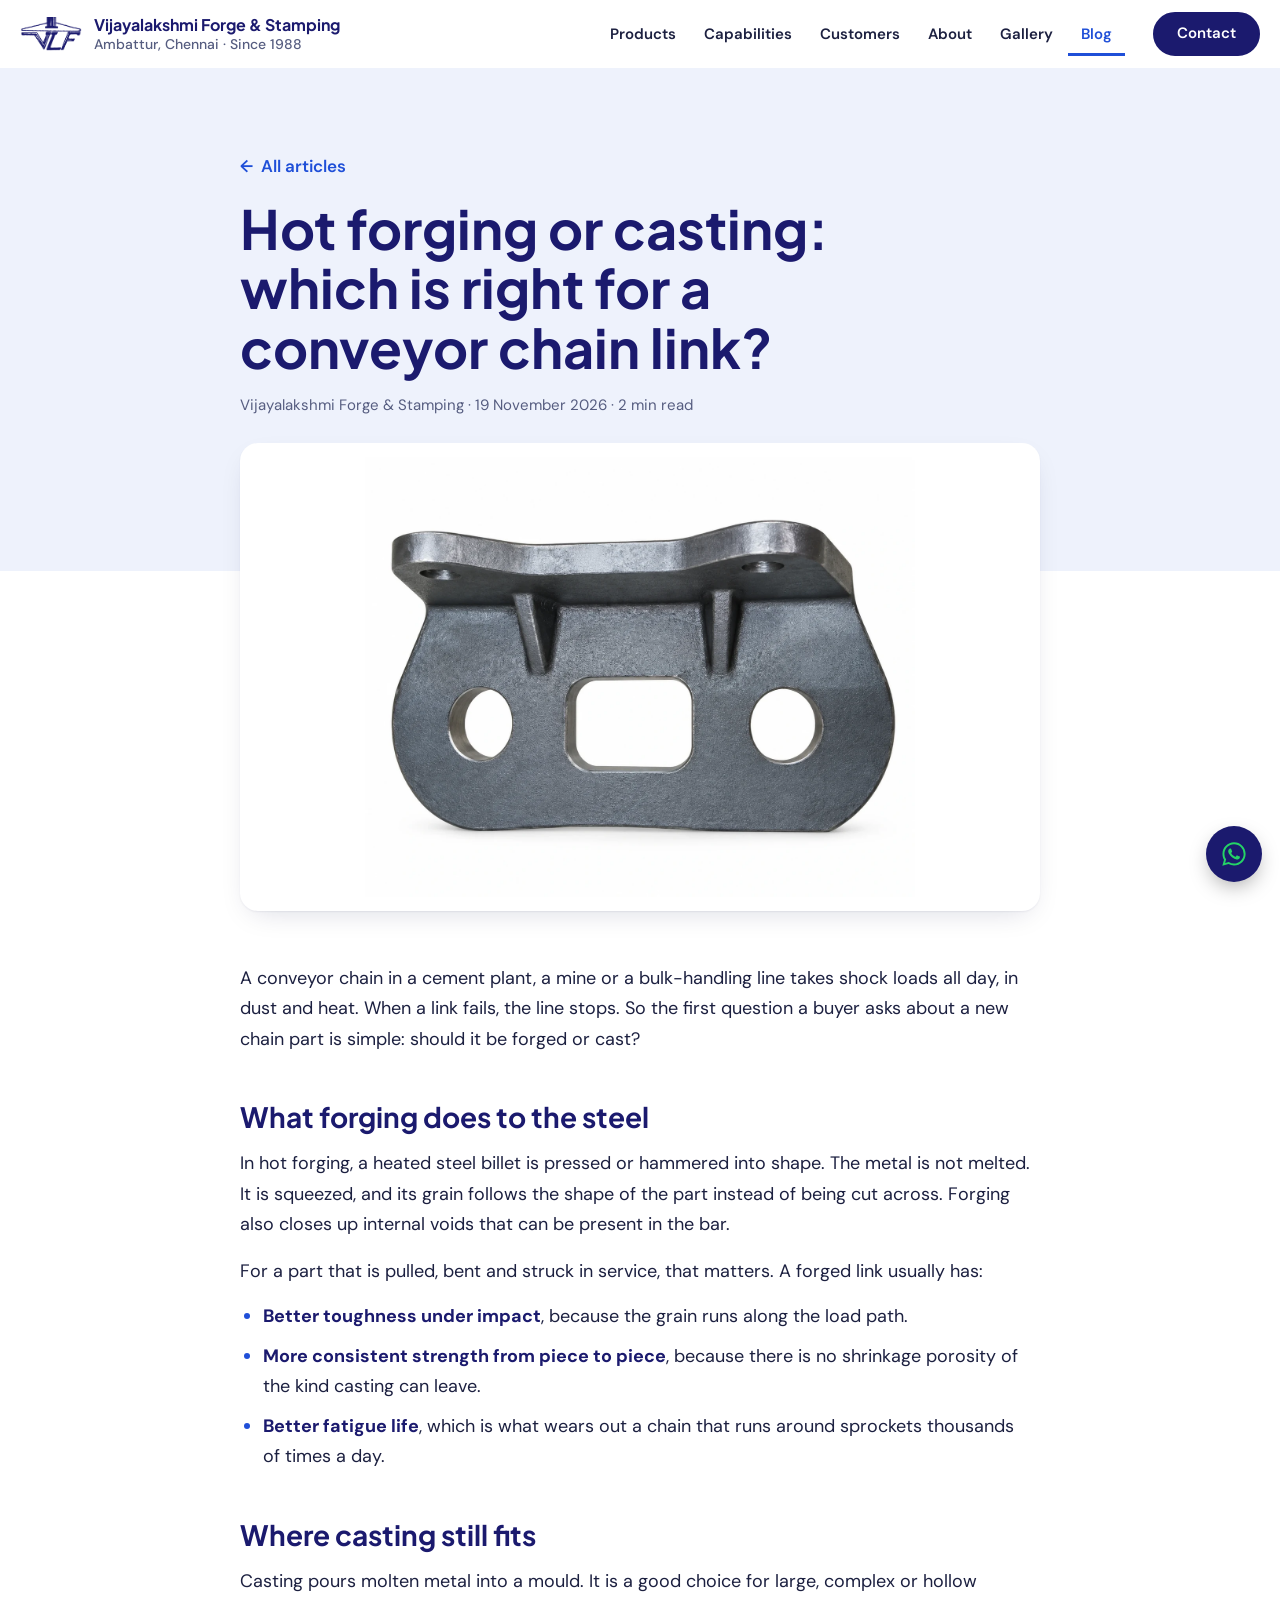
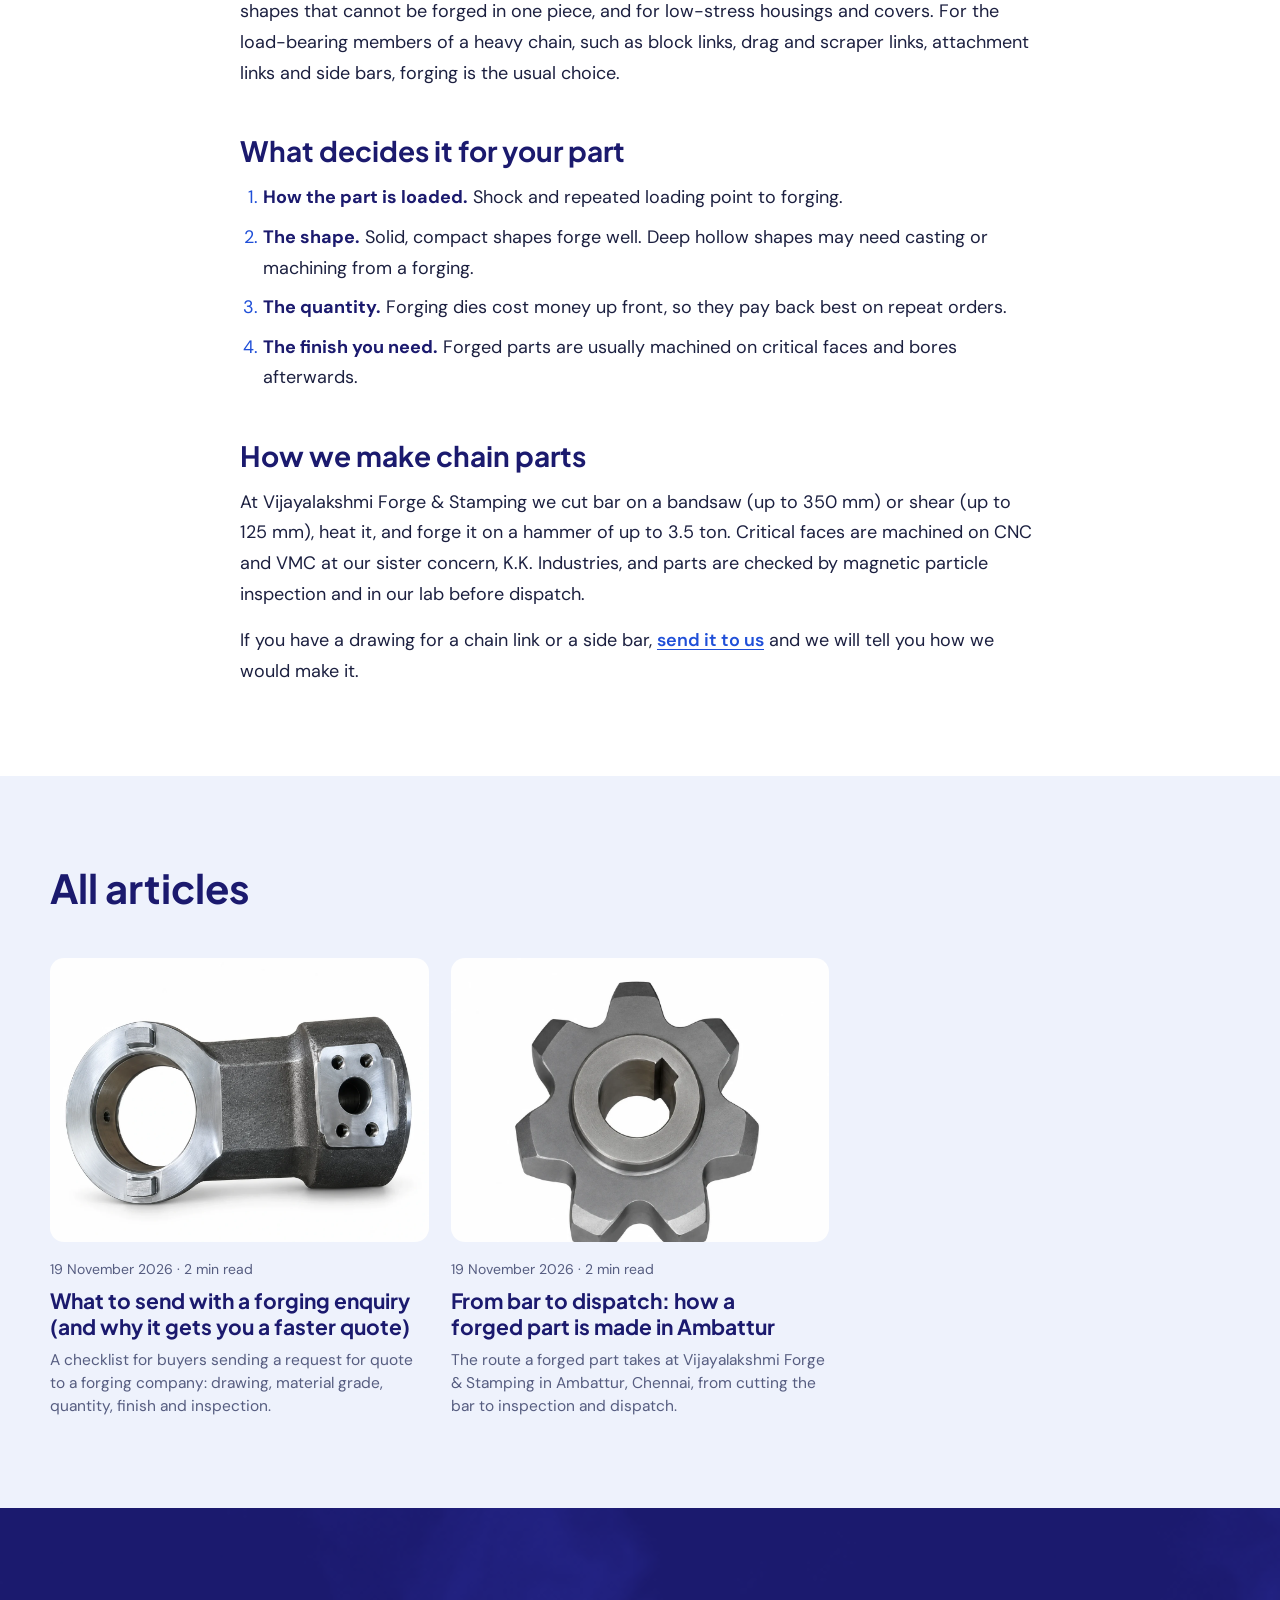
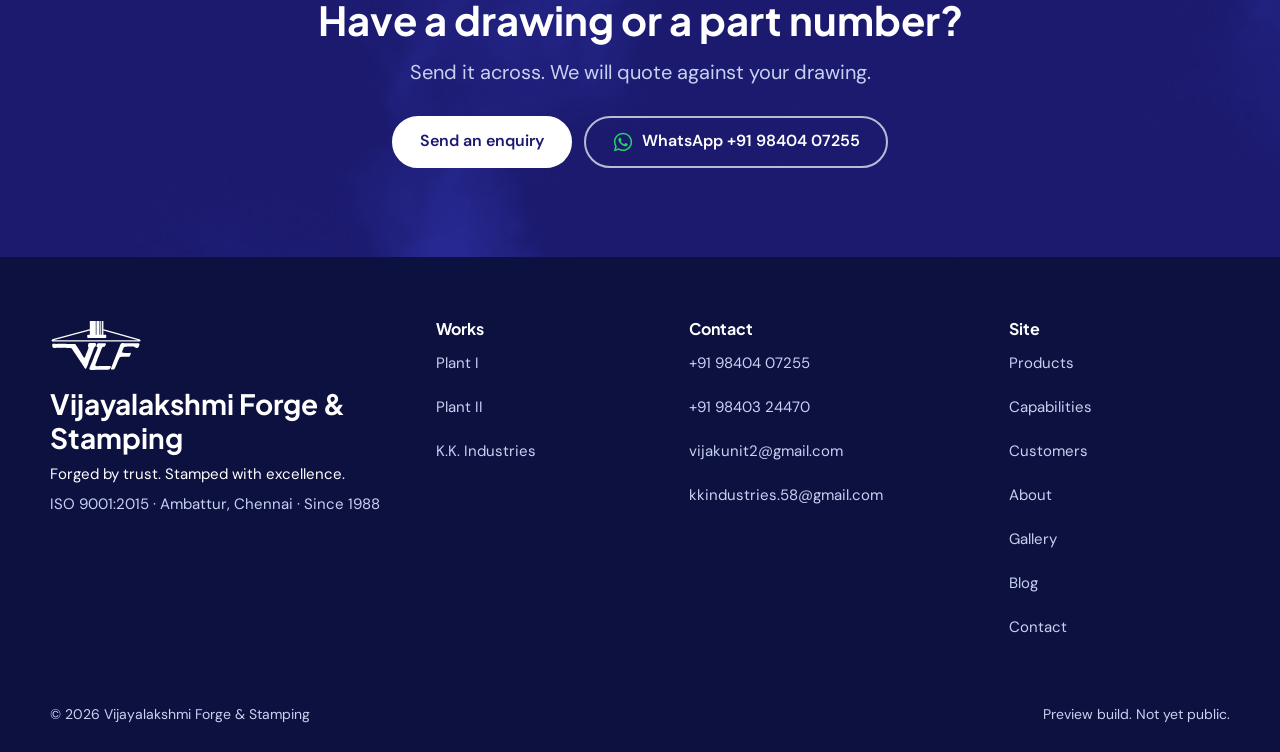
<file: blog/forging-vs-casting-conveyor-chain-links.html>
<!doctype html>
<html lang="en-IN">
<head>
<meta charset="utf-8">
<meta name="viewport" content="width=device-width, initial-scale=1">
<script>(function(){var d=document.documentElement;d.className+=' js';try{if(matchMedia('(prefers-reduced-motion: reduce)').matches)return;var s=sessionStorage;if(!s.getItem('vlf-seen')){s.setItem('vlf-seen','1');d.className+=' ld'}else if(s.getItem('vlf-pt')){s.removeItem('vlf-pt');d.className+=' pt-in'}}catch(e){}})();</script>
<title>Hot forging or casting for conveyor chain links? | VLF</title>
<meta name="description" content="Why heavy conveyor chain links, scraper links and side bars are usually forged rather than cast, and when casting still makes sense.">
<meta name="robots" content="noindex, nofollow">
<link rel="canonical" href="https://vijlakforge.com/blog/forging-vs-casting-conveyor-chain-links">
<meta property="og:site_name" content="Vijayalakshmi Forge &amp; Stamping">
<meta property="og:title" content="Hot forging or casting for conveyor chain links? | VLF">
<meta property="og:description" content="Why heavy conveyor chain links, scraper links and side bars are usually forged rather than cast, and when casting still makes sense.">
<meta property="og:type" content="article">
<meta property="og:url" content="https://vijlakforge.com/blog/forging-vs-casting-conveyor-chain-links">
<meta property="og:image" content="https://vijlakforge.com/assets/img/p-chain-04.webp">
<meta property="og:locale" content="en_IN">
<meta name="twitter:card" content="summary_large_image">
<meta name="geo.region" content="IN-TN">
<meta name="geo.placename" content="Ambattur, Chennai">
<meta name="theme-color" content="#1B1A6E">
<link rel="icon" href="../favicon.png" type="image/png">
<link rel="apple-touch-icon" href="../favicon.png">
<link rel="alternate" type="text/plain" href="../llms.txt" title="Site summary for AI assistants">
<link rel="sitemap" type="application/xml" href="../sitemap.xml">
<link rel="preconnect" href="https://fonts.googleapis.com">
<link rel="preconnect" href="https://fonts.gstatic.com" crossorigin>
<link rel="stylesheet" href="https://fonts.googleapis.com/css2?family=Plus+Jakarta+Sans:wght@600;700;800&family=DM+Sans:opsz,wght@9..40,400;9..40,500;9..40,600;9..40,700&display=swap">
<link rel="stylesheet" href="../styles.css?v=9178198ec607">
<script type="speculationrules">{"prefetch":[{"where":{"and":[{"href_matches":"/*"},{"not":{"selector_matches":"[target=_blank]"}}]},"eagerness":"moderate"}]}</script>
<script type="application/ld+json">{"@context":"https://schema.org","@graph":[{"@type":"Organization","@id":"https://vijlakforge.com/#org","name":"Vijayalakshmi Forge & Stamping","url":"https://vijlakforge.com/"},{"@type":"BreadcrumbList","itemListElement":[{"@type":"ListItem","position":1,"name":"Home","item":"https://vijlakforge.com/"},{"@type":"ListItem","position":2,"name":"Blog","item":"https://vijlakforge.com/blog"},{"@type":"ListItem","position":3,"name":"Hot forging or casting for conveyor chain links?","item":"https://vijlakforge.com/blog/forging-vs-casting-conveyor-chain-links"}]},{"@type":"BlogPosting","headline":"Hot forging or casting: which is right for a conveyor chain link?","description":"Why heavy conveyor chain links, scraper links and side bars are usually forged rather than cast, and when casting still makes sense.","datePublished":"2026-11-19","dateModified":"2026-11-19","image":"https://vijlakforge.com/assets/img/p-chain-04.webp","url":"https://vijlakforge.com/blog/forging-vs-casting-conveyor-chain-links","mainEntityOfPage":"https://vijlakforge.com/blog/forging-vs-casting-conveyor-chain-links","author":{"@id":"https://vijlakforge.com/#org"},"publisher":{"@id":"https://vijlakforge.com/#org"},"wordCount":404,"inLanguage":"en-IN"}]}</script>
</head>
<body>
<div id="ld" aria-hidden="true">
  <div class="ld-bands"><i style="--i:0"></i><i style="--i:1"></i><i style="--i:2"></i><i style="--i:3"></i><i style="--i:4"></i><i style="--i:5"></i></div>
  <div class="ld-in">
    <svg class="ld-svg" viewBox="0 0 1220 660" focusable="false">
      <defs>
        <linearGradient id="ld-heat" gradientUnits="userSpaceOnUse" x1="0" y1="290" x2="0" y2="655">
          <stop offset="0" stop-color="#ff7a1a"/><stop offset=".45" stop-color="#ffc35c"/><stop offset="1" stop-color="#e0441a"/>
        </linearGradient>
      </defs>
      <g class="ld-shake">
        <rect class="ld-billet" x="200" y="278" width="820" height="300" rx="52" fill="url(#ld-heat)"/>
        <g class="ld-hot" fill="url(#ld-heat)"><path d="M571.0 292.1C564.7 292.6 554.1 292.7 547.5 292.4C532.5 291.7 519.1 293.2 514.5 296.0C509.9 298.9 507.4 304.6 505.5 317.5C503.4 330.9 503.9 338.7 507.4 346.0C510.5 352.7 510.6 355.8 507.9 364.6C504.8 374.7 492.0 408.4 483.5 429.0C479.4 438.8 474.5 451.1 472.6 456.2C464.3 479.0 459.8 487.0 455.2 487.0C451.0 487.0 444.6 477.9 416.0 431.0C388.6 386.0 383.4 377.8 364.1 349.0C338.3 310.3 337.7 309.5 331.5 306.5L326.5 304.0L228.0 303.4C173.8 303.0 123.4 302.9 116.0 303.0C94.2 303.5 71.6 303.5 55.5 303.0C37.8 302.5 35.2 303.4 31.2 311.0C29.0 315.1 28.9 316.4 29.3 326.5C30.0 343.2 33.5 350.8 42.0 354.4C47.3 356.6 74.5 357.3 92.0 355.8C103.9 354.7 109.8 354.7 125.0 355.7C138.6 356.7 147.9 356.8 160.2 356.0C170.5 355.4 180.0 355.4 185.2 356.0C189.8 356.5 211.7 356.9 234.0 356.8C279.9 356.6 279.9 356.6 287.2 364.8C291.9 370.0 306.6 391.9 315.8 407.5C319.7 414.1 325.1 422.2 327.9 425.5C333.3 431.9 346.8 451.8 361.4 475.0C366.2 482.7 375.0 495.7 380.9 503.8C394.9 523.1 402.3 534.1 412.7 551.3C417.4 559.1 427.2 574.3 434.4 585.0C441.7 595.7 450.7 609.7 454.4 616.0C462.2 629.2 465.1 632.7 469.1 633.5C475.6 634.9 480.8 628.9 488.6 610.8C491.1 605.1 495.8 594.4 499.0 587.0C502.2 579.6 506.7 567.4 509.0 560.0C517.9 531.1 521.5 520.8 529.7 500.5C534.4 488.9 541.7 470.3 546.0 459.0C550.3 447.7 558.0 427.2 563.2 413.5C568.5 399.7 575.5 380.8 579.0 371.5C586.6 350.7 587.6 349.0 595.1 344.4C602.3 340.0 606.4 334.8 608.9 326.5C614.8 307.6 611.2 296.5 598.0 292.6C592.3 290.9 589.1 290.8 571.0 292.1Z"/><path d="M650.5 295.0C630.0 295.7 628.2 296.9 620.0 315.9C612.8 332.4 613.7 337.6 624.5 343.3C635.7 349.2 635.6 349.8 618.5 391.0C612.6 405.0 603.2 428.0 597.6 442.0C591.9 456.0 584.3 474.5 580.7 483.0C573.4 500.5 557.8 539.2 546.7 567.5C542.6 577.9 536.5 592.9 533.1 600.8C519.4 632.7 519.3 641.1 532.3 647.4C538.5 650.5 536.5 650.4 587.5 649.1C609.5 648.5 657.9 647.8 695.0 647.5C732.1 647.2 766.8 646.5 772.0 645.9C788.7 644.0 791.4 641.8 801.2 622.8C807.9 609.7 808.4 605.9 804.4 601.1C800.3 596.2 796.9 595.7 771.9 596.4C759.6 596.7 725.4 597.4 696.0 597.9C666.6 598.4 640.7 599.1 638.5 599.5C636.3 599.9 628.8 599.7 621.8 599.1C604.8 597.8 601.0 595.7 601.0 587.8C601.0 581.7 611.2 552.2 625.8 516.0C630.8 503.6 636.9 488.3 639.3 482.0C641.8 475.7 648.8 458.3 655.0 443.5C661.2 428.6 670.0 406.7 674.6 394.7C692.7 347.2 694.8 344.3 712.5 342.5C719.9 341.7 723.4 340.4 726.3 337.2C729.3 333.9 742.0 307.1 742.0 304.1C742.0 300.4 738.8 296.4 734.7 295.1C731.5 294.0 679.3 294.0 650.5 295.0Z"/><path d="M950.5 293.9C940.0 296.5 936.4 301.3 929.2 322.1C924.8 334.8 913.3 364.7 904.2 387.5C900.9 395.7 890.7 421.4 881.5 444.5C872.4 467.6 860.4 497.9 854.9 511.8C849.4 525.8 843.1 542.3 840.9 548.6C837.1 559.8 819.0 603.0 814.4 612.2C810.8 619.4 807.0 633.5 807.7 637.1C808.9 643.1 812.1 644.0 832.2 644.0C853.4 644.0 853.8 643.8 859.0 631.2C860.8 627.0 865.8 616.0 870.1 606.8C874.4 597.6 883.4 577.2 889.9 561.3C916.6 496.9 923.9 482.2 931.0 478.5C936.7 475.6 966.7 473.8 1006.5 474.2C1048.8 474.5 1049.6 474.4 1055.2 468.2C1058.7 464.3 1060.9 460.1 1068.5 443.4C1073.8 431.5 1074.0 429.8 1069.9 425.8L1066.8 422.7L1050.7 423.5C1041.8 424.0 1031.8 424.3 1028.5 424.2C1025.2 424.1 1011.7 423.9 998.5 423.7C953.4 423.1 950.7 420.7 961.6 392.2C980.6 342.6 982.8 340.6 1015.5 340.4C1026.5 340.3 1048.3 340.0 1064.0 339.6C1109.3 338.4 1120.2 340.2 1127.0 349.6C1132.0 356.6 1135.0 358.0 1145.1 358.0C1167.7 358.0 1171.7 354.7 1180.7 328.4C1187.1 309.8 1187.3 308.8 1186.0 303.8C1183.6 295.1 1176.7 292.1 1163.6 294.0C1147.9 296.3 1036.7 297.0 1021.2 294.9C1014.4 294.0 1011.0 294.1 1001.2 295.5C989.6 297.1 989.2 297.1 980.6 295.1C971.7 293.0 956.8 292.4 950.5 293.9Z"/></g>
        <g class="ld-cool" fill="#fff"><path d="M571.0 292.1C564.7 292.6 554.1 292.7 547.5 292.4C532.5 291.7 519.1 293.2 514.5 296.0C509.9 298.9 507.4 304.6 505.5 317.5C503.4 330.9 503.9 338.7 507.4 346.0C510.5 352.7 510.6 355.8 507.9 364.6C504.8 374.7 492.0 408.4 483.5 429.0C479.4 438.8 474.5 451.1 472.6 456.2C464.3 479.0 459.8 487.0 455.2 487.0C451.0 487.0 444.6 477.9 416.0 431.0C388.6 386.0 383.4 377.8 364.1 349.0C338.3 310.3 337.7 309.5 331.5 306.5L326.5 304.0L228.0 303.4C173.8 303.0 123.4 302.9 116.0 303.0C94.2 303.5 71.6 303.5 55.5 303.0C37.8 302.5 35.2 303.4 31.2 311.0C29.0 315.1 28.9 316.4 29.3 326.5C30.0 343.2 33.5 350.8 42.0 354.4C47.3 356.6 74.5 357.3 92.0 355.8C103.9 354.7 109.8 354.7 125.0 355.7C138.6 356.7 147.9 356.8 160.2 356.0C170.5 355.4 180.0 355.4 185.2 356.0C189.8 356.5 211.7 356.9 234.0 356.8C279.9 356.6 279.9 356.6 287.2 364.8C291.9 370.0 306.6 391.9 315.8 407.5C319.7 414.1 325.1 422.2 327.9 425.5C333.3 431.9 346.8 451.8 361.4 475.0C366.2 482.7 375.0 495.7 380.9 503.8C394.9 523.1 402.3 534.1 412.7 551.3C417.4 559.1 427.2 574.3 434.4 585.0C441.7 595.7 450.7 609.7 454.4 616.0C462.2 629.2 465.1 632.7 469.1 633.5C475.6 634.9 480.8 628.9 488.6 610.8C491.1 605.1 495.8 594.4 499.0 587.0C502.2 579.6 506.7 567.4 509.0 560.0C517.9 531.1 521.5 520.8 529.7 500.5C534.4 488.9 541.7 470.3 546.0 459.0C550.3 447.7 558.0 427.2 563.2 413.5C568.5 399.7 575.5 380.8 579.0 371.5C586.6 350.7 587.6 349.0 595.1 344.4C602.3 340.0 606.4 334.8 608.9 326.5C614.8 307.6 611.2 296.5 598.0 292.6C592.3 290.9 589.1 290.8 571.0 292.1Z"/><path d="M650.5 295.0C630.0 295.7 628.2 296.9 620.0 315.9C612.8 332.4 613.7 337.6 624.5 343.3C635.7 349.2 635.6 349.8 618.5 391.0C612.6 405.0 603.2 428.0 597.6 442.0C591.9 456.0 584.3 474.5 580.7 483.0C573.4 500.5 557.8 539.2 546.7 567.5C542.6 577.9 536.5 592.9 533.1 600.8C519.4 632.7 519.3 641.1 532.3 647.4C538.5 650.5 536.5 650.4 587.5 649.1C609.5 648.5 657.9 647.8 695.0 647.5C732.1 647.2 766.8 646.5 772.0 645.9C788.7 644.0 791.4 641.8 801.2 622.8C807.9 609.7 808.4 605.9 804.4 601.1C800.3 596.2 796.9 595.7 771.9 596.4C759.6 596.7 725.4 597.4 696.0 597.9C666.6 598.4 640.7 599.1 638.5 599.5C636.3 599.9 628.8 599.7 621.8 599.1C604.8 597.8 601.0 595.7 601.0 587.8C601.0 581.7 611.2 552.2 625.8 516.0C630.8 503.6 636.9 488.3 639.3 482.0C641.8 475.7 648.8 458.3 655.0 443.5C661.2 428.6 670.0 406.7 674.6 394.7C692.7 347.2 694.8 344.3 712.5 342.5C719.9 341.7 723.4 340.4 726.3 337.2C729.3 333.9 742.0 307.1 742.0 304.1C742.0 300.4 738.8 296.4 734.7 295.1C731.5 294.0 679.3 294.0 650.5 295.0Z"/><path d="M950.5 293.9C940.0 296.5 936.4 301.3 929.2 322.1C924.8 334.8 913.3 364.7 904.2 387.5C900.9 395.7 890.7 421.4 881.5 444.5C872.4 467.6 860.4 497.9 854.9 511.8C849.4 525.8 843.1 542.3 840.9 548.6C837.1 559.8 819.0 603.0 814.4 612.2C810.8 619.4 807.0 633.5 807.7 637.1C808.9 643.1 812.1 644.0 832.2 644.0C853.4 644.0 853.8 643.8 859.0 631.2C860.8 627.0 865.8 616.0 870.1 606.8C874.4 597.6 883.4 577.2 889.9 561.3C916.6 496.9 923.9 482.2 931.0 478.5C936.7 475.6 966.7 473.8 1006.5 474.2C1048.8 474.5 1049.6 474.4 1055.2 468.2C1058.7 464.3 1060.9 460.1 1068.5 443.4C1073.8 431.5 1074.0 429.8 1069.9 425.8L1066.8 422.7L1050.7 423.5C1041.8 424.0 1031.8 424.3 1028.5 424.2C1025.2 424.1 1011.7 423.9 998.5 423.7C953.4 423.1 950.7 420.7 961.6 392.2C980.6 342.6 982.8 340.6 1015.5 340.4C1026.5 340.3 1048.3 340.0 1064.0 339.6C1109.3 338.4 1120.2 340.2 1127.0 349.6C1132.0 356.6 1135.0 358.0 1145.1 358.0C1167.7 358.0 1171.7 354.7 1180.7 328.4C1187.1 309.8 1187.3 308.8 1186.0 303.8C1183.6 295.1 1176.7 292.1 1163.6 294.0C1147.9 296.3 1036.7 297.0 1021.2 294.9C1014.4 294.0 1011.0 294.1 1001.2 295.5C989.6 297.1 989.2 297.1 980.6 295.1C971.7 293.0 956.8 292.4 950.5 293.9Z"/></g>
        <g class="ld-sparks"><rect class="ld-spark" x="288" y="282" width="27" height="8" rx="4" fill="#ffffff" style="--dx:-310px;--dy:-114px;--r:-11deg;--t:0.72s;--j:0.023s"/><rect class="ld-spark" x="355" y="282" width="29" height="8" rx="4" fill="#ffd27a" style="--dx:-185px;--dy:-147px;--r:78deg;--t:0.72s;--j:0.016s"/><rect class="ld-spark" x="876" y="282" width="16" height="8" rx="4" fill="#ffd27a" style="--dx:217px;--dy:-129px;--r:176deg;--t:0.72s;--j:0.023s"/><rect class="ld-spark" x="361" y="282" width="26" height="8" rx="4" fill="#ffffff" style="--dx:-233px;--dy:-105px;--r:21deg;--t:0.72s;--j:0.021s"/><rect class="ld-spark" x="766" y="282" width="25" height="8" rx="4" fill="#ffd27a" style="--dx:340px;--dy:-282px;--r:-126deg;--t:0.72s;--j:0.060s"/><rect class="ld-spark" x="927" y="282" width="32" height="8" rx="4" fill="#ffffff" style="--dx:85px;--dy:-230px;--r:3deg;--t:0.72s;--j:0.055s"/><rect class="ld-spark" x="337" y="282" width="37" height="8" rx="4" fill="#ffffff" style="--dx:-113px;--dy:-175px;--r:36deg;--t:0.72s;--j:0.002s"/><rect class="ld-spark" x="384" y="282" width="28" height="8" rx="4" fill="#ff6a1a" style="--dx:-322px;--dy:-93px;--r:-165deg;--t:0.72s;--j:0.040s"/><rect class="ld-spark" x="265" y="282" width="32" height="8" rx="4" fill="#ffffff" style="--dx:-85px;--dy:-143px;--r:-183deg;--t:0.72s;--j:0.042s"/><rect class="ld-spark" x="1035" y="282" width="27" height="8" rx="4" fill="#ffd27a" style="--dx:241px;--dy:-93px;--r:108deg;--t:0.72s;--j:0.032s"/><rect class="ld-spark" x="927" y="282" width="29" height="8" rx="4" fill="#ffffff" style="--dx:135px;--dy:-288px;--r:164deg;--t:0.72s;--j:0.040s"/><rect class="ld-spark" x="706" y="282" width="37" height="8" rx="4" fill="#ff9a2e" style="--dx:284px;--dy:-264px;--r:7deg;--t:0.72s;--j:0.034s"/><rect class="ld-spark" x="545" y="282" width="20" height="8" rx="4" fill="#ffffff" style="--dx:-48px;--dy:-192px;--r:-6deg;--t:0.72s;--j:0.021s"/><rect class="ld-spark" x="475" y="282" width="26" height="8" rx="4" fill="#ffd27a" style="--dx:-222px;--dy:-203px;--r:122deg;--t:0.72s;--j:0.038s"/><rect class="ld-spark" x="655" y="282" width="35" height="8" rx="4" fill="#ff6a1a" style="--dx:85px;--dy:-188px;--r:-187deg;--t:0.72s;--j:0.057s"/><rect class="ld-spark" x="232" y="282" width="22" height="8" rx="4" fill="#ff6a1a" style="--dx:-342px;--dy:-239px;--r:-156deg;--t:0.72s;--j:0.037s"/><rect class="ld-spark" x="1011" y="282" width="34" height="8" rx="4" fill="#ff6a1a" style="--dx:328px;--dy:-71px;--r:-99deg;--t:1.16s;--j:0.013s"/><rect class="ld-spark" x="201" y="282" width="34" height="8" rx="4" fill="#ff6a1a" style="--dx:-238px;--dy:-210px;--r:18deg;--t:1.16s;--j:0.027s"/><rect class="ld-spark" x="406" y="282" width="23" height="8" rx="4" fill="#ffffff" style="--dx:-109px;--dy:-166px;--r:-31deg;--t:1.16s;--j:0.053s"/><rect class="ld-spark" x="315" y="282" width="20" height="8" rx="4" fill="#ff6a1a" style="--dx:-138px;--dy:-94px;--r:199deg;--t:1.16s;--j:0.040s"/><rect class="ld-spark" x="330" y="282" width="36" height="8" rx="4" fill="#ff6a1a" style="--dx:-322px;--dy:-234px;--r:116deg;--t:1.16s;--j:0.021s"/><rect class="ld-spark" x="1033" y="282" width="32" height="8" rx="4" fill="#ffffff" style="--dx:341px;--dy:-239px;--r:62deg;--t:1.16s;--j:0.015s"/><rect class="ld-spark" x="416" y="282" width="31" height="8" rx="4" fill="#ffffff" style="--dx:-218px;--dy:-249px;--r:160deg;--t:1.16s;--j:0.028s"/><rect class="ld-spark" x="670" y="282" width="21" height="8" rx="4" fill="#ff6a1a" style="--dx:372px;--dy:-172px;--r:126deg;--t:1.16s;--j:0.050s"/><rect class="ld-spark" x="941" y="282" width="23" height="8" rx="4" fill="#ffffff" style="--dx:279px;--dy:-170px;--r:-75deg;--t:1.16s;--j:0.012s"/><rect class="ld-spark" x="620" y="282" width="34" height="8" rx="4" fill="#ffd27a" style="--dx:369px;--dy:-69px;--r:163deg;--t:1.16s;--j:0.011s"/><rect class="ld-spark" x="825" y="282" width="21" height="8" rx="4" fill="#ffd27a" style="--dx:91px;--dy:-118px;--r:102deg;--t:1.16s;--j:0.008s"/><rect class="ld-spark" x="404" y="282" width="36" height="8" rx="4" fill="#ffd27a" style="--dx:-288px;--dy:-65px;--r:-177deg;--t:1.16s;--j:0.022s"/><rect class="ld-spark" x="390" y="282" width="17" height="8" rx="4" fill="#ffd27a" style="--dx:-98px;--dy:-67px;--r:-51deg;--t:1.16s;--j:0.008s"/><rect class="ld-spark" x="379" y="282" width="30" height="8" rx="4" fill="#ffd27a" style="--dx:-245px;--dy:-201px;--r:42deg;--t:1.48s;--j:0.055s"/><rect class="ld-spark" x="583" y="282" width="28" height="8" rx="4" fill="#ffffff" style="--dx:-261px;--dy:-229px;--r:-41deg;--t:1.48s;--j:0.052s"/><rect class="ld-spark" x="374" y="282" width="16" height="8" rx="4" fill="#ffd27a" style="--dx:-74px;--dy:-147px;--r:-136deg;--t:1.48s;--j:0.057s"/><rect class="ld-spark" x="208" y="282" width="29" height="8" rx="4" fill="#ffffff" style="--dx:-284px;--dy:-117px;--r:86deg;--t:1.48s;--j:0.055s"/><rect class="ld-spark" x="518" y="282" width="35" height="8" rx="4" fill="#ffd27a" style="--dx:-321px;--dy:-284px;--r:-186deg;--t:1.48s;--j:0.030s"/><rect class="ld-spark" x="397" y="282" width="25" height="8" rx="4" fill="#ffffff" style="--dx:-253px;--dy:-264px;--r:30deg;--t:1.48s;--j:0.032s"/><rect class="ld-spark" x="529" y="282" width="17" height="8" rx="4" fill="#ff6a1a" style="--dx:-147px;--dy:-279px;--r:196deg;--t:1.48s;--j:0.040s"/><rect class="ld-spark" x="314" y="282" width="29" height="8" rx="4" fill="#ff9a2e" style="--dx:-298px;--dy:-276px;--r:53deg;--t:1.48s;--j:0.059s"/><rect class="ld-spark" x="405" y="282" width="27" height="8" rx="4" fill="#ff6a1a" style="--dx:-101px;--dy:-210px;--r:120deg;--t:1.48s;--j:0.025s"/></g>
        <g class="ld-hammer" fill="#fff" color="#fff"><g class="ld-ram"><rect x="528" y="0" width="79" height="186"/><rect x="616" y="0" width="40" height="186"/><rect x="666" y="0" width="14" height="186"/><rect x="690" y="0" width="18" height="186"/><rect x="494" y="182" width="252" height="42" rx="9"/><path d="M526 117 L44 248 Q20 256 34 265 L1186 265 Q1202 257 1182 249 L710 117" fill="none" stroke="currentColor" stroke-width="17" stroke-linejoin="round" stroke-linecap="round"/></g></g>
      </g>
    </svg>
    <p class="ld-name"><span class="ld-w"><span style="--i:0">V</span><span style="--i:1">i</span><span style="--i:2">j</span><span style="--i:3">a</span><span style="--i:4">y</span><span style="--i:5">a</span><span style="--i:6">l</span><span style="--i:7">a</span><span style="--i:8">k</span><span style="--i:9">s</span><span style="--i:10">h</span><span style="--i:11">m</span><span style="--i:12">i</span></span> <span class="ld-w"><span style="--i:14">F</span><span style="--i:15">o</span><span style="--i:16">r</span><span style="--i:17">g</span><span style="--i:18">e</span></span> <span class="ld-w"><span style="--i:20">&amp;</span></span> <span class="ld-w"><span style="--i:22">S</span><span style="--i:23">t</span><span style="--i:24">a</span><span style="--i:25">m</span><span style="--i:26">p</span><span style="--i:27">i</span><span style="--i:28">n</span><span style="--i:29">g</span></span></p>
    <p class="ld-line">Forging since 1988 · Ambattur, Chennai</p>
  </div>
</div>
<div id="pt" aria-hidden="true"><div class="ld-bands"><i style="--i:0"></i><i style="--i:1"></i><i style="--i:2"></i><i style="--i:3"></i><i style="--i:4"></i><i style="--i:5"></i></div><svg class="pt-mark" viewBox="0 0 1220 660" aria-hidden="true" focusable="false" fill="currentColor"><g class=""><rect x="528" y="0" width="79" height="186"/><rect x="616" y="0" width="40" height="186"/><rect x="666" y="0" width="14" height="186"/><rect x="690" y="0" width="18" height="186"/><rect x="494" y="182" width="252" height="42" rx="9"/><path d="M526 117 L44 248 Q20 256 34 265 L1186 265 Q1202 257 1182 249 L710 117" fill="none" stroke="currentColor" stroke-width="17" stroke-linejoin="round" stroke-linecap="round"/></g><path class="" d="M571.0 292.1C564.7 292.6 554.1 292.7 547.5 292.4C532.5 291.7 519.1 293.2 514.5 296.0C509.9 298.9 507.4 304.6 505.5 317.5C503.4 330.9 503.9 338.7 507.4 346.0C510.5 352.7 510.6 355.8 507.9 364.6C504.8 374.7 492.0 408.4 483.5 429.0C479.4 438.8 474.5 451.1 472.6 456.2C464.3 479.0 459.8 487.0 455.2 487.0C451.0 487.0 444.6 477.9 416.0 431.0C388.6 386.0 383.4 377.8 364.1 349.0C338.3 310.3 337.7 309.5 331.5 306.5L326.5 304.0L228.0 303.4C173.8 303.0 123.4 302.9 116.0 303.0C94.2 303.5 71.6 303.5 55.5 303.0C37.8 302.5 35.2 303.4 31.2 311.0C29.0 315.1 28.9 316.4 29.3 326.5C30.0 343.2 33.5 350.8 42.0 354.4C47.3 356.6 74.5 357.3 92.0 355.8C103.9 354.7 109.8 354.7 125.0 355.7C138.6 356.7 147.9 356.8 160.2 356.0C170.5 355.4 180.0 355.4 185.2 356.0C189.8 356.5 211.7 356.9 234.0 356.8C279.9 356.6 279.9 356.6 287.2 364.8C291.9 370.0 306.6 391.9 315.8 407.5C319.7 414.1 325.1 422.2 327.9 425.5C333.3 431.9 346.8 451.8 361.4 475.0C366.2 482.7 375.0 495.7 380.9 503.8C394.9 523.1 402.3 534.1 412.7 551.3C417.4 559.1 427.2 574.3 434.4 585.0C441.7 595.7 450.7 609.7 454.4 616.0C462.2 629.2 465.1 632.7 469.1 633.5C475.6 634.9 480.8 628.9 488.6 610.8C491.1 605.1 495.8 594.4 499.0 587.0C502.2 579.6 506.7 567.4 509.0 560.0C517.9 531.1 521.5 520.8 529.7 500.5C534.4 488.9 541.7 470.3 546.0 459.0C550.3 447.7 558.0 427.2 563.2 413.5C568.5 399.7 575.5 380.8 579.0 371.5C586.6 350.7 587.6 349.0 595.1 344.4C602.3 340.0 606.4 334.8 608.9 326.5C614.8 307.6 611.2 296.5 598.0 292.6C592.3 290.9 589.1 290.8 571.0 292.1Z"/><path class="" d="M650.5 295.0C630.0 295.7 628.2 296.9 620.0 315.9C612.8 332.4 613.7 337.6 624.5 343.3C635.7 349.2 635.6 349.8 618.5 391.0C612.6 405.0 603.2 428.0 597.6 442.0C591.9 456.0 584.3 474.5 580.7 483.0C573.4 500.5 557.8 539.2 546.7 567.5C542.6 577.9 536.5 592.9 533.1 600.8C519.4 632.7 519.3 641.1 532.3 647.4C538.5 650.5 536.5 650.4 587.5 649.1C609.5 648.5 657.9 647.8 695.0 647.5C732.1 647.2 766.8 646.5 772.0 645.9C788.7 644.0 791.4 641.8 801.2 622.8C807.9 609.7 808.4 605.9 804.4 601.1C800.3 596.2 796.9 595.7 771.9 596.4C759.6 596.7 725.4 597.4 696.0 597.9C666.6 598.4 640.7 599.1 638.5 599.5C636.3 599.9 628.8 599.7 621.8 599.1C604.8 597.8 601.0 595.7 601.0 587.8C601.0 581.7 611.2 552.2 625.8 516.0C630.8 503.6 636.9 488.3 639.3 482.0C641.8 475.7 648.8 458.3 655.0 443.5C661.2 428.6 670.0 406.7 674.6 394.7C692.7 347.2 694.8 344.3 712.5 342.5C719.9 341.7 723.4 340.4 726.3 337.2C729.3 333.9 742.0 307.1 742.0 304.1C742.0 300.4 738.8 296.4 734.7 295.1C731.5 294.0 679.3 294.0 650.5 295.0Z"/><path class="" d="M950.5 293.9C940.0 296.5 936.4 301.3 929.2 322.1C924.8 334.8 913.3 364.7 904.2 387.5C900.9 395.7 890.7 421.4 881.5 444.5C872.4 467.6 860.4 497.9 854.9 511.8C849.4 525.8 843.1 542.3 840.9 548.6C837.1 559.8 819.0 603.0 814.4 612.2C810.8 619.4 807.0 633.5 807.7 637.1C808.9 643.1 812.1 644.0 832.2 644.0C853.4 644.0 853.8 643.8 859.0 631.2C860.8 627.0 865.8 616.0 870.1 606.8C874.4 597.6 883.4 577.2 889.9 561.3C916.6 496.9 923.9 482.2 931.0 478.5C936.7 475.6 966.7 473.8 1006.5 474.2C1048.8 474.5 1049.6 474.4 1055.2 468.2C1058.7 464.3 1060.9 460.1 1068.5 443.4C1073.8 431.5 1074.0 429.8 1069.9 425.8L1066.8 422.7L1050.7 423.5C1041.8 424.0 1031.8 424.3 1028.5 424.2C1025.2 424.1 1011.7 423.9 998.5 423.7C953.4 423.1 950.7 420.7 961.6 392.2C980.6 342.6 982.8 340.6 1015.5 340.4C1026.5 340.3 1048.3 340.0 1064.0 339.6C1109.3 338.4 1120.2 340.2 1127.0 349.6C1132.0 356.6 1135.0 358.0 1145.1 358.0C1167.7 358.0 1171.7 354.7 1180.7 328.4C1187.1 309.8 1187.3 308.8 1186.0 303.8C1183.6 295.1 1176.7 292.1 1163.6 294.0C1147.9 296.3 1036.7 297.0 1021.2 294.9C1014.4 294.0 1011.0 294.1 1001.2 295.5C989.6 297.1 989.2 297.1 980.6 295.1C971.7 293.0 956.8 292.4 950.5 293.9Z"/></svg></div>
<a class="skip" href="#main">Skip to content</a>
<header class="hdr" data-header>
  <div class="hdr__in">
    <a class="brand" href=".././">
      <img src="../assets/img/mark-vlf.png" alt="" class="brand__mark" width="305" height="167">
      <span class="brand__txt">
        <span class="brand__name">Vijayalakshmi Forge & Stamping</span>
        <span class="brand__sub">Ambattur, Chennai · Since 1988</span>
      </span>
    </a>
    <nav class="nav" aria-label="Primary" style="--cnt:6">
        <a href="../products" style="--n:0">Products</a>
        <a href="../capabilities" style="--n:1">Capabilities</a>
        <a href="../customers" style="--n:2">Customers</a>
        <a href="../about" style="--n:3">About</a>
        <a href="../gallery" style="--n:4">Gallery</a>
        <a href="../blog" style="--n:5" aria-current="page">Blog</a>
    </nav>
    <div class="hdr__act">
      <a class="btn btn--sm" href="../contact">Contact</a>
      <button class="burger" type="button" aria-label="Open menu"
              aria-expanded="false" aria-controls="drawer" data-burger>
        <svg viewBox="0 0 24 24" width="24" height="24" aria-hidden="true"
             fill="none" stroke="currentColor" stroke-width="2" stroke-linecap="round">
          <path d="M3 6h18M3 12h18M3 18h18"/>
        </svg>
      </button>
    </div>
  </div>
</header>
<div class="drawer" id="drawer" data-drawer hidden>
  <button class="drawer__x" type="button" aria-label="Close menu" data-drawer-close>
    <svg viewBox="0 0 24 24" width="26" height="26" fill="none"
         stroke="currentColor" stroke-width="2" stroke-linecap="round">
      <path d="M5 5l14 14M19 5L5 19"/>
    </svg>
  </button>
  <nav class="drawer__nav" aria-label="Mobile">
        <a href="../products" style="--n:0">Products</a>
        <a href="../capabilities" style="--n:1">Capabilities</a>
        <a href="../customers" style="--n:2">Customers</a>
        <a href="../about" style="--n:3">About</a>
        <a href="../gallery" style="--n:4">Gallery</a>
        <a href="../blog" style="--n:5" aria-current="page">Blog</a>
  </nav>
  <a class="btn btn--block" href="../contact">Contact</a>
  <div class="drawer__meta">
    <a href="tel:+919840407255">+91 98404 07255</a>
    <a href="mailto:vijakunit2@gmail.com,kkindustries.58@gmail.com?subject=Enquiry%20from%20the%20website">vijakunit2@gmail.com</a>
  </div>
</div>
<main id="main">
<article class="post">
  <header class="post__head">
    <div class="wrap post__wrap">
      <a class="post__back" href="../blog">All articles</a>
      <h1 class="h1">Hot forging or casting: which is right for a conveyor chain link?</h1>
      <p class="post__meta">Vijayalakshmi Forge & Stamping · <time datetime="2026-11-19">19 November 2026</time> · 2 min read</p>
    </div>
  </header>
  <div class="wrap post__wrap">
    <figure class="post__fig"><img src="../assets/img/p-chain-04.webp" alt="Hot forging or casting: which is right for a conveyor chain link?" class="post__img" width="1400" height="1121" sizes="(max-width:900px) 100vw, 760px"></figure>
    <div class="prose post__body"><p>A conveyor chain in a cement plant, a mine or a bulk-handling line takes shock loads all day, in dust and heat. When a link fails, the line stops. So the first question a buyer asks about a new chain part is simple: should it be forged or cast?</p>
<h2>What forging does to the steel</h2>
<p>In hot forging, a heated steel billet is pressed or hammered into shape. The metal is not melted. It is squeezed, and its grain follows the shape of the part instead of being cut across. Forging also closes up internal voids that can be present in the bar.</p>
<p>For a part that is pulled, bent and struck in service, that matters. A forged link usually has:</p>
<ul><li><strong>Better toughness under impact</strong>, because the grain runs along the load path.</li><li><strong>More consistent strength from piece to piece</strong>, because there is no shrinkage porosity of the kind casting can leave.</li><li><strong>Better fatigue life</strong>, which is what wears out a chain that runs around sprockets thousands of times a day.</li></ul>
<h2>Where casting still fits</h2>
<p>Casting pours molten metal into a mould. It is a good choice for large, complex or hollow shapes that cannot be forged in one piece, and for low-stress housings and covers. For the load-bearing members of a heavy chain, such as block links, drag and scraper links, attachment links and side bars, forging is the usual choice.</p>
<h2>What decides it for your part</h2>
<ol><li><strong>How the part is loaded.</strong> Shock and repeated loading point to forging.</li><li><strong>The shape.</strong> Solid, compact shapes forge well. Deep hollow shapes may need casting or machining from a forging.</li><li><strong>The quantity.</strong> Forging dies cost money up front, so they pay back best on repeat orders.</li><li><strong>The finish you need.</strong> Forged parts are usually machined on critical faces and bores afterwards.</li></ol>
<h2>How we make chain parts</h2>
<p>At Vijayalakshmi Forge &amp; Stamping we cut bar on a bandsaw (up to 350 mm) or shear (up to 125 mm), heat it, and forge it on a hammer of up to 3.5 ton. Critical faces are machined on CNC and VMC at our sister concern, K.K. Industries, and parts are checked by magnetic particle inspection and in our lab before dispatch.</p>
<p>If you have a drawing for a chain link or a side bar, <a href="../contact">send it to us</a> and we will tell you how we would make it.</p></div>
  </div>
</article>
<section class="sec sec--alt"><div class="wrap">
  <div class="sec__head" data-reveal>
  <h2 class="h2">All articles</h2>
  
</div>
  <div class="pcards"><a class="pcard" href="../blog/what-to-send-with-a-forging-enquiry" data-reveal style="--i:0">
  <span class="pcard__img"><img src="../assets/img/p-under-03.webp" alt="" width="1400" height="1121" loading="lazy" decoding="async" sizes="(max-width:700px) 100vw, 33vw"></span>
  <span class="pcard__date">19 November 2026 · 2 min read</span>
  <h3 class="pcard__t">What to send with a forging enquiry (and why it gets you a faster quote)</h3>
  <span class="pcard__d">A checklist for buyers sending a request for quote to a forging company: drawing, material grade, quantity, finish and inspection.</span>
</a><a class="pcard" href="../blog/bar-to-dispatch-forging-in-ambattur" data-reveal style="--i:1">
  <span class="pcard__img"><img src="../assets/img/p-under-05.webp" alt="" width="1200" height="1070" loading="lazy" decoding="async" sizes="(max-width:700px) 100vw, 33vw"></span>
  <span class="pcard__date">19 November 2026 · 2 min read</span>
  <h3 class="pcard__t">From bar to dispatch: how a forged part is made in Ambattur</h3>
  <span class="pcard__d">The route a forged part takes at Vijayalakshmi Forge &amp; Stamping in Ambattur, Chennai, from cutting the bar to inspection and dispatch.</span>
</a></div>
</div></section>

<section class="band">
  <canvas class="sky" data-base="#1b1a6e" data-tint="#2c2ea0" data-amt=".9" data-scale="1.3" aria-hidden="true"></canvas>
  <div class="wrap band__in" data-reveal>
    <h2 class="h2">Have a drawing or a part number?</h2>
    <p class="lede">Send it across. We will quote against your drawing.</p>
    <div class="band__act">
      <a class="btn btn--light" href="../contact#enquire">Send an enquiry</a>
      <a class="btn btn--ghost-light" href="https://wa.me/919840407255?text=Hello%20Vijayalakshmi%20Forge%20%26%20Stamping%2C%20I%20would%20like%20to%20enquire%20about%20forged%20and%20machined%20components.%20Please%20let%20me%20know%20a%20convenient%20time%20to%20discuss."
         target="_blank" rel="noopener"><svg viewBox="0 0 24 24" aria-hidden="true" class="wa-g" width="22" height="22"><path fill="currentColor" d="M12.04 2C6.58 2 2.13 6.45 2.13 11.91c0 1.75.46 3.45 1.32 4.95L2 22l5.25-1.38a9.9 9.9 0 0 0 4.79 1.22h.01c5.46 0 9.91-4.45 9.91-9.91 0-2.65-1.03-5.14-2.9-7.01A9.82 9.82 0 0 0 12.04 2Zm0 18.15h-.01a8.2 8.2 0 0 1-4.19-1.15l-.3-.18-3.12.82.83-3.04-.2-.31a8.18 8.18 0 0 1-1.26-4.38c0-4.54 3.7-8.24 8.25-8.24 2.2 0 4.27.86 5.83 2.42a8.19 8.19 0 0 1 2.41 5.83c0 4.54-3.69 8.23-8.24 8.23Zm4.52-6.16c-.25-.12-1.47-.72-1.69-.81-.23-.08-.39-.12-.56.13-.16.24-.64.8-.78.97-.15.16-.29.18-.53.06-.25-.12-1.05-.39-1.99-1.23-.74-.66-1.23-1.47-1.38-1.72-.14-.25-.01-.38.11-.5.11-.11.25-.29.37-.43.12-.15.16-.25.25-.41.08-.17.04-.31-.02-.43-.06-.12-.56-1.34-.76-1.84-.2-.48-.4-.42-.56-.43h-.47c-.17 0-.43.06-.66.31-.22.25-.86.85-.86 2.07 0 1.22.89 2.4 1.01 2.56.12.17 1.75 2.67 4.23 3.74.59.26 1.05.41 1.41.52.59.19 1.13.16 1.56.1.47-.07 1.47-.6 1.67-1.18.21-.58.21-1.07.15-1.18-.06-.1-.22-.16-.47-.28Z"/></svg>WhatsApp +91 98404 07255</a>
    </div>
  </div>
</section>
</main>

<footer class="foot">
  <div class="wrap foot__in">
    <div class="foot__brand">
      <svg class="foot__mark" viewBox="0 0 1220 660" aria-hidden="true" focusable="false" fill="currentColor"><g class=""><rect x="528" y="0" width="79" height="186"/><rect x="616" y="0" width="40" height="186"/><rect x="666" y="0" width="14" height="186"/><rect x="690" y="0" width="18" height="186"/><rect x="494" y="182" width="252" height="42" rx="9"/><path d="M526 117 L44 248 Q20 256 34 265 L1186 265 Q1202 257 1182 249 L710 117" fill="none" stroke="currentColor" stroke-width="17" stroke-linejoin="round" stroke-linecap="round"/></g><path class="" d="M571.0 292.1C564.7 292.6 554.1 292.7 547.5 292.4C532.5 291.7 519.1 293.2 514.5 296.0C509.9 298.9 507.4 304.6 505.5 317.5C503.4 330.9 503.9 338.7 507.4 346.0C510.5 352.7 510.6 355.8 507.9 364.6C504.8 374.7 492.0 408.4 483.5 429.0C479.4 438.8 474.5 451.1 472.6 456.2C464.3 479.0 459.8 487.0 455.2 487.0C451.0 487.0 444.6 477.9 416.0 431.0C388.6 386.0 383.4 377.8 364.1 349.0C338.3 310.3 337.7 309.5 331.5 306.5L326.5 304.0L228.0 303.4C173.8 303.0 123.4 302.9 116.0 303.0C94.2 303.5 71.6 303.5 55.5 303.0C37.8 302.5 35.2 303.4 31.2 311.0C29.0 315.1 28.9 316.4 29.3 326.5C30.0 343.2 33.5 350.8 42.0 354.4C47.3 356.6 74.5 357.3 92.0 355.8C103.9 354.7 109.8 354.7 125.0 355.7C138.6 356.7 147.9 356.8 160.2 356.0C170.5 355.4 180.0 355.4 185.2 356.0C189.8 356.5 211.7 356.9 234.0 356.8C279.9 356.6 279.9 356.6 287.2 364.8C291.9 370.0 306.6 391.9 315.8 407.5C319.7 414.1 325.1 422.2 327.9 425.5C333.3 431.9 346.8 451.8 361.4 475.0C366.2 482.7 375.0 495.7 380.9 503.8C394.9 523.1 402.3 534.1 412.7 551.3C417.4 559.1 427.2 574.3 434.4 585.0C441.7 595.7 450.7 609.7 454.4 616.0C462.2 629.2 465.1 632.7 469.1 633.5C475.6 634.9 480.8 628.9 488.6 610.8C491.1 605.1 495.8 594.4 499.0 587.0C502.2 579.6 506.7 567.4 509.0 560.0C517.9 531.1 521.5 520.8 529.7 500.5C534.4 488.9 541.7 470.3 546.0 459.0C550.3 447.7 558.0 427.2 563.2 413.5C568.5 399.7 575.5 380.8 579.0 371.5C586.6 350.7 587.6 349.0 595.1 344.4C602.3 340.0 606.4 334.8 608.9 326.5C614.8 307.6 611.2 296.5 598.0 292.6C592.3 290.9 589.1 290.8 571.0 292.1Z"/><path class="" d="M650.5 295.0C630.0 295.7 628.2 296.9 620.0 315.9C612.8 332.4 613.7 337.6 624.5 343.3C635.7 349.2 635.6 349.8 618.5 391.0C612.6 405.0 603.2 428.0 597.6 442.0C591.9 456.0 584.3 474.5 580.7 483.0C573.4 500.5 557.8 539.2 546.7 567.5C542.6 577.9 536.5 592.9 533.1 600.8C519.4 632.7 519.3 641.1 532.3 647.4C538.5 650.5 536.5 650.4 587.5 649.1C609.5 648.5 657.9 647.8 695.0 647.5C732.1 647.2 766.8 646.5 772.0 645.9C788.7 644.0 791.4 641.8 801.2 622.8C807.9 609.7 808.4 605.9 804.4 601.1C800.3 596.2 796.9 595.7 771.9 596.4C759.6 596.7 725.4 597.4 696.0 597.9C666.6 598.4 640.7 599.1 638.5 599.5C636.3 599.9 628.8 599.7 621.8 599.1C604.8 597.8 601.0 595.7 601.0 587.8C601.0 581.7 611.2 552.2 625.8 516.0C630.8 503.6 636.9 488.3 639.3 482.0C641.8 475.7 648.8 458.3 655.0 443.5C661.2 428.6 670.0 406.7 674.6 394.7C692.7 347.2 694.8 344.3 712.5 342.5C719.9 341.7 723.4 340.4 726.3 337.2C729.3 333.9 742.0 307.1 742.0 304.1C742.0 300.4 738.8 296.4 734.7 295.1C731.5 294.0 679.3 294.0 650.5 295.0Z"/><path class="" d="M950.5 293.9C940.0 296.5 936.4 301.3 929.2 322.1C924.8 334.8 913.3 364.7 904.2 387.5C900.9 395.7 890.7 421.4 881.5 444.5C872.4 467.6 860.4 497.9 854.9 511.8C849.4 525.8 843.1 542.3 840.9 548.6C837.1 559.8 819.0 603.0 814.4 612.2C810.8 619.4 807.0 633.5 807.7 637.1C808.9 643.1 812.1 644.0 832.2 644.0C853.4 644.0 853.8 643.8 859.0 631.2C860.8 627.0 865.8 616.0 870.1 606.8C874.4 597.6 883.4 577.2 889.9 561.3C916.6 496.9 923.9 482.2 931.0 478.5C936.7 475.6 966.7 473.8 1006.5 474.2C1048.8 474.5 1049.6 474.4 1055.2 468.2C1058.7 464.3 1060.9 460.1 1068.5 443.4C1073.8 431.5 1074.0 429.8 1069.9 425.8L1066.8 422.7L1050.7 423.5C1041.8 424.0 1031.8 424.3 1028.5 424.2C1025.2 424.1 1011.7 423.9 998.5 423.7C953.4 423.1 950.7 420.7 961.6 392.2C980.6 342.6 982.8 340.6 1015.5 340.4C1026.5 340.3 1048.3 340.0 1064.0 339.6C1109.3 338.4 1120.2 340.2 1127.0 349.6C1132.0 356.6 1135.0 358.0 1145.1 358.0C1167.7 358.0 1171.7 354.7 1180.7 328.4C1187.1 309.8 1187.3 308.8 1186.0 303.8C1183.6 295.1 1176.7 292.1 1163.6 294.0C1147.9 296.3 1036.7 297.0 1021.2 294.9C1014.4 294.0 1011.0 294.1 1001.2 295.5C989.6 297.1 989.2 297.1 980.6 295.1C971.7 293.0 956.8 292.4 950.5 293.9Z"/></svg>
      <p class="foot__name">Vijayalakshmi Forge & Stamping</p>
      <p class="foot__tag">Forged by trust. Stamped with excellence.</p>
      <p class="foot__cert">ISO 9001:2015 · Ambattur, Chennai · Since 1988</p>
    </div>
    <div class="foot__col">
      <h2 class="foot__h">Works</h2>
      <ul><li><a href="../about#plant-1">Plant I</a></li><li><a href="../about#plant-2">Plant II</a></li><li><a href="../about#kk">K.K. Industries</a></li></ul>
    </div>
    <div class="foot__col">
      <h2 class="foot__h">Contact</h2>
      <p><a href="tel:+919840407255">+91 98404 07255</a></p><p><a href="tel:+919840324470">+91 98403 24470</a></p>
      <p><a href="mailto:vijakunit2@gmail.com">vijakunit2@gmail.com</a></p><p><a href="mailto:kkindustries.58@gmail.com">kkindustries.58@gmail.com</a></p>
    </div>
    <div class="foot__col">
      <h2 class="foot__h">Site</h2>
      <ul><li><a href="../products">Products</a></li><li><a href="../capabilities">Capabilities</a></li><li><a href="../customers">Customers</a></li><li><a href="../about">About</a></li><li><a href="../gallery">Gallery</a></li><li><a href="../blog">Blog</a></li><li><a href="../contact">Contact</a></li></ul>
    </div>
  </div>
  <div class="wrap foot__base">
    <p>&copy; 2026 Vijayalakshmi Forge & Stamping</p>
    <p class="foot__note">Preview build. Not yet public.</p>
  </div>
</footer>
<a class="wa" href="https://wa.me/919840407255?text=Hello%20Vijayalakshmi%20Forge%20%26%20Stamping%2C%20I%20would%20like%20to%20enquire%20about%20forged%20and%20machined%20components.%20Please%20let%20me%20know%20a%20convenient%20time%20to%20discuss." target="_blank" rel="noopener"
   aria-label="Message us on WhatsApp">
  <svg viewBox="0 0 24 24" aria-hidden="true" class="wa-g" width="22" height="22"><path fill="currentColor" d="M12.04 2C6.58 2 2.13 6.45 2.13 11.91c0 1.75.46 3.45 1.32 4.95L2 22l5.25-1.38a9.9 9.9 0 0 0 4.79 1.22h.01c5.46 0 9.91-4.45 9.91-9.91 0-2.65-1.03-5.14-2.9-7.01A9.82 9.82 0 0 0 12.04 2Zm0 18.15h-.01a8.2 8.2 0 0 1-4.19-1.15l-.3-.18-3.12.82.83-3.04-.2-.31a8.18 8.18 0 0 1-1.26-4.38c0-4.54 3.7-8.24 8.25-8.24 2.2 0 4.27.86 5.83 2.42a8.19 8.19 0 0 1 2.41 5.83c0 4.54-3.69 8.23-8.24 8.23Zm4.52-6.16c-.25-.12-1.47-.72-1.69-.81-.23-.08-.39-.12-.56.13-.16.24-.64.8-.78.97-.15.16-.29.18-.53.06-.25-.12-1.05-.39-1.99-1.23-.74-.66-1.23-1.47-1.38-1.72-.14-.25-.01-.38.11-.5.11-.11.25-.29.37-.43.12-.15.16-.25.25-.41.08-.17.04-.31-.02-.43-.06-.12-.56-1.34-.76-1.84-.2-.48-.4-.42-.56-.43h-.47c-.17 0-.43.06-.66.31-.22.25-.86.85-.86 2.07 0 1.22.89 2.4 1.01 2.56.12.17 1.75 2.67 4.23 3.74.59.26 1.05.41 1.41.52.59.19 1.13.16 1.56.1.47-.07 1.47-.6 1.67-1.18.21-.58.21-1.07.15-1.18-.06-.1-.22-.16-.47-.28Z"/></svg>
</a>
<script src="../script.js?v=b48ade5d2a99" defer></script>
<script src="../sky.js?v=096594876834" defer></script>
</body>
</html>
</file>
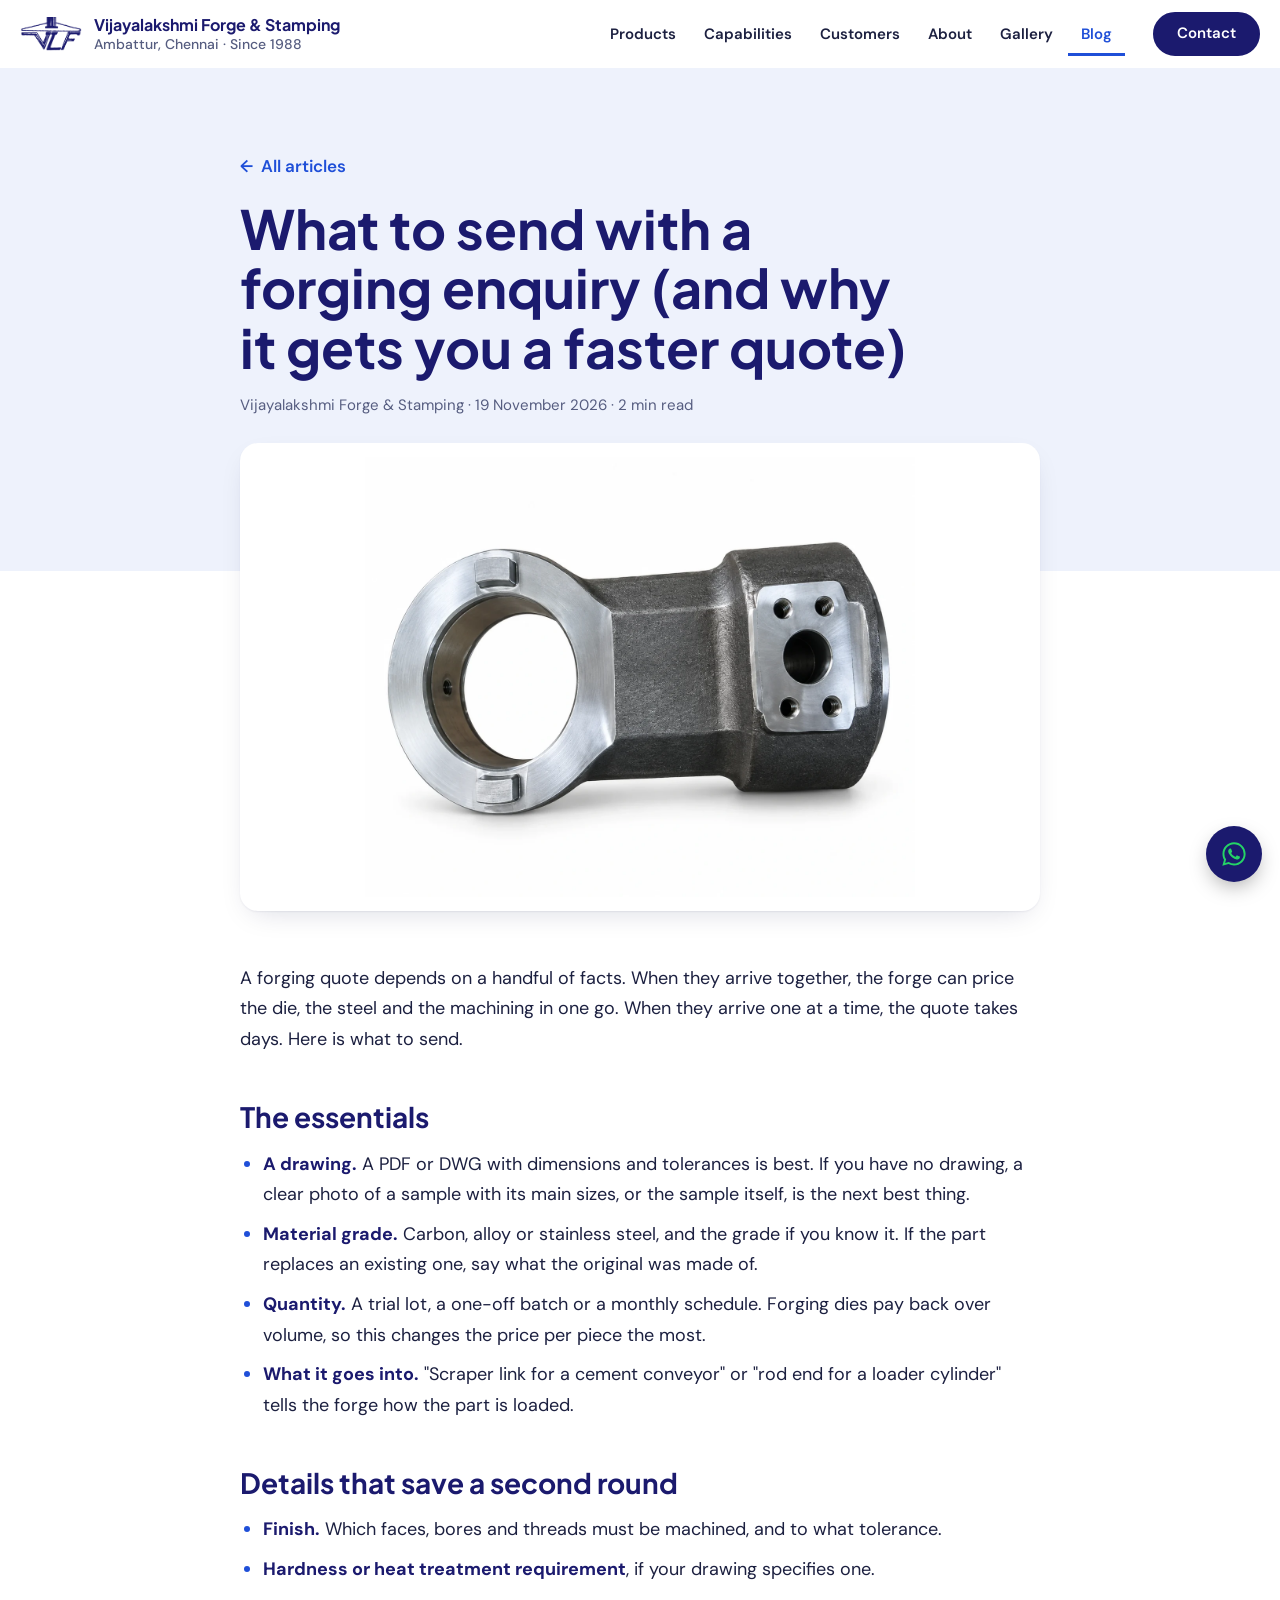
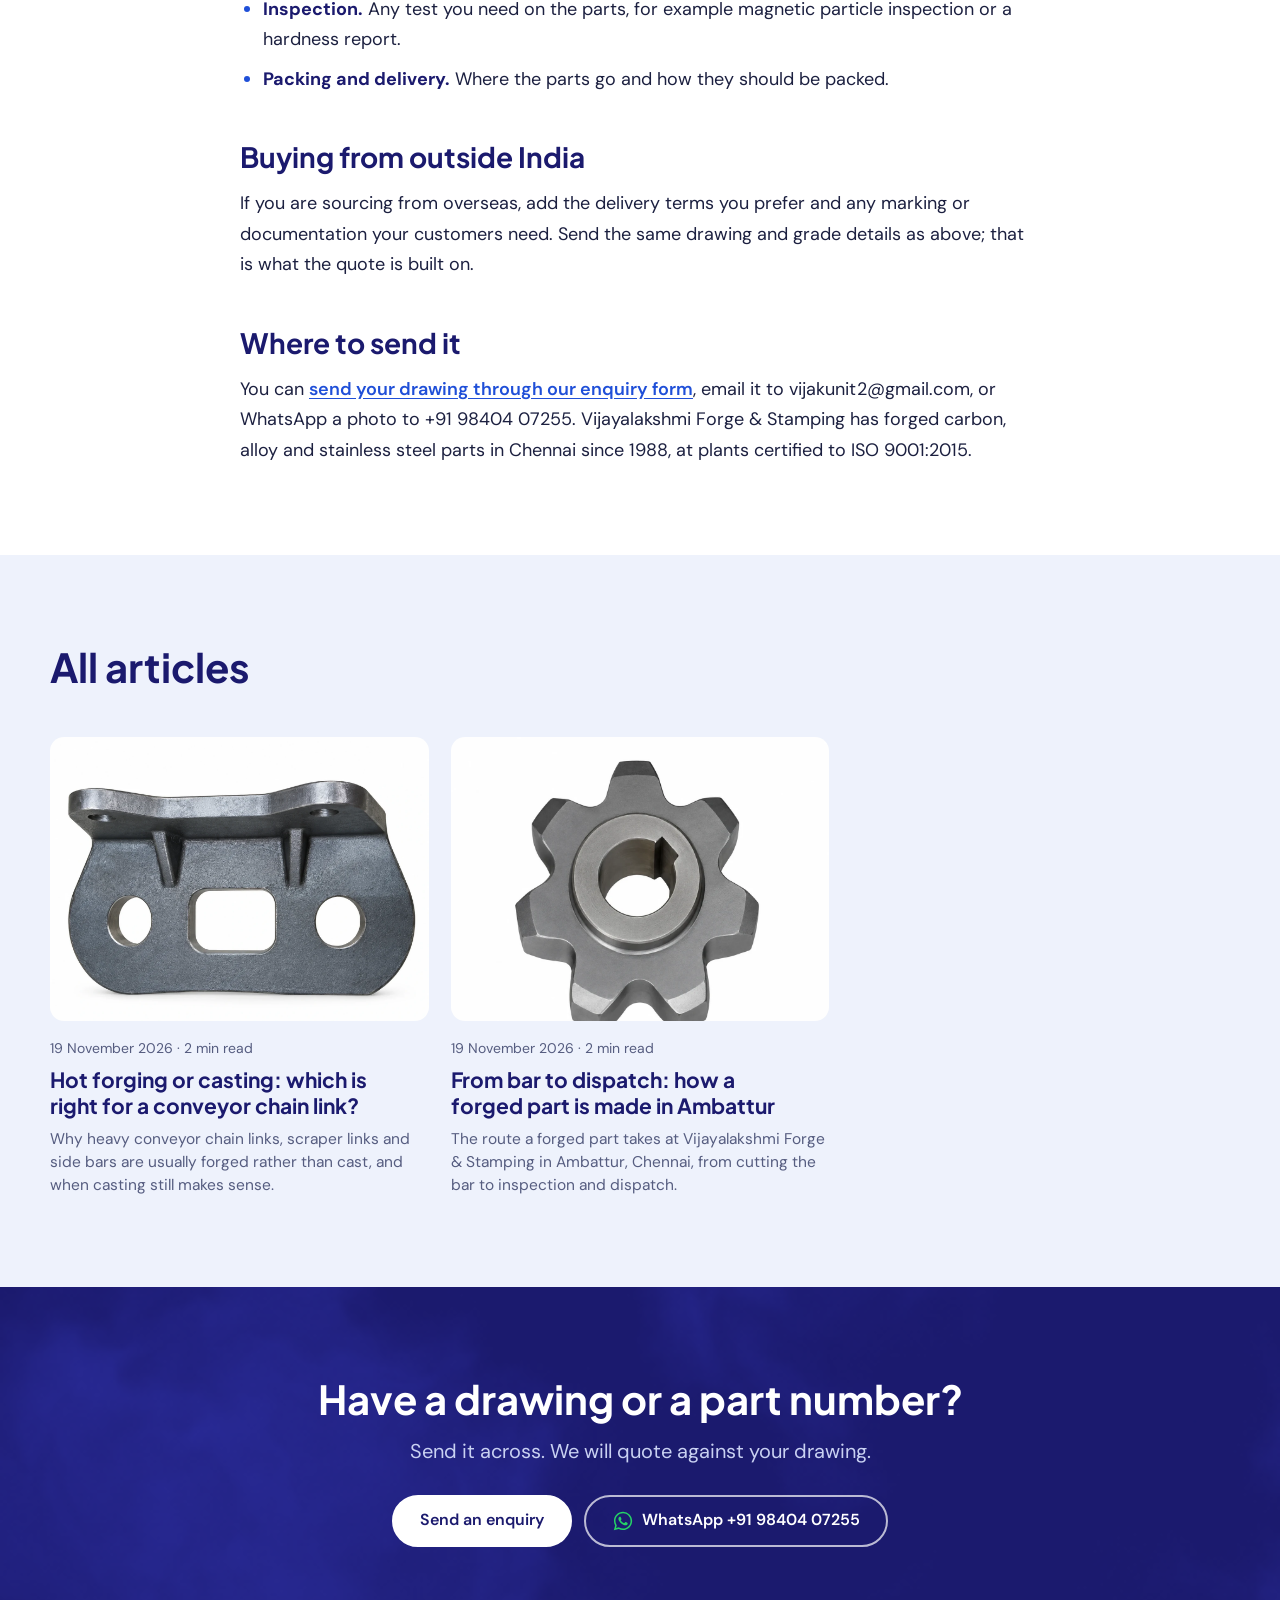
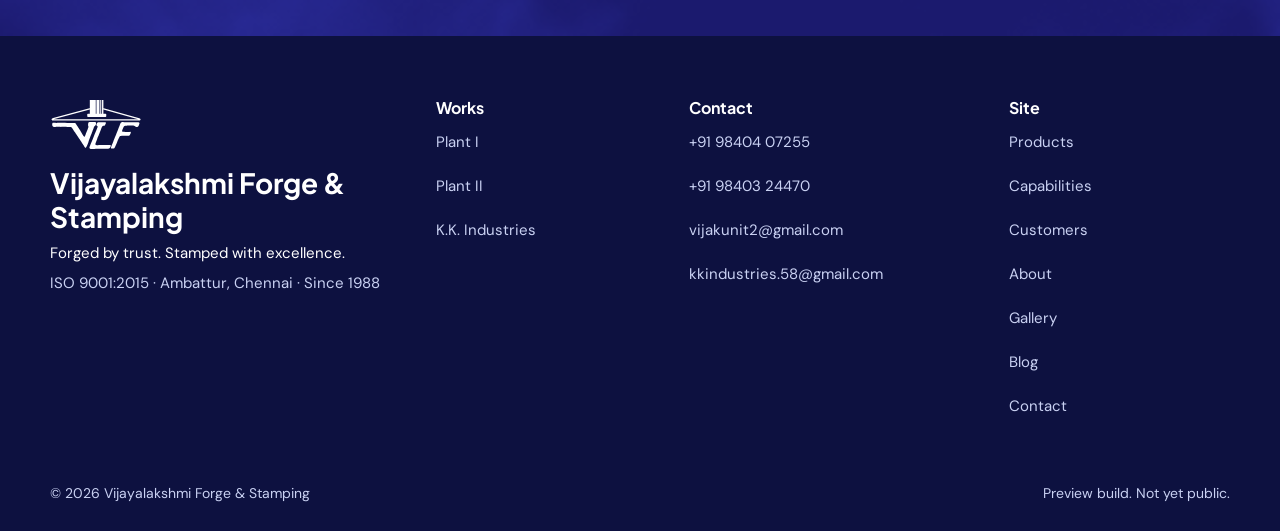
<file: blog/what-to-send-with-a-forging-enquiry.html>
<!doctype html>
<html lang="en-IN">
<head>
<meta charset="utf-8">
<meta name="viewport" content="width=device-width, initial-scale=1">
<script>(function(){var d=document.documentElement;d.className+=' js';try{if(matchMedia('(prefers-reduced-motion: reduce)').matches)return;var s=sessionStorage;if(!s.getItem('vlf-seen')){s.setItem('vlf-seen','1');d.className+=' ld'}else if(s.getItem('vlf-pt')){s.removeItem('vlf-pt');d.className+=' pt-in'}}catch(e){}})();</script>
<title>What to send with a forging enquiry for a fast quote | VLF</title>
<meta name="description" content="A checklist for buyers sending a request for quote to a forging company: drawing, material grade, quantity, finish and inspection.">
<meta name="robots" content="noindex, nofollow">
<link rel="canonical" href="https://vijlakforge.com/blog/what-to-send-with-a-forging-enquiry">
<meta property="og:site_name" content="Vijayalakshmi Forge &amp; Stamping">
<meta property="og:title" content="What to send with a forging enquiry for a fast quote | VLF">
<meta property="og:description" content="A checklist for buyers sending a request for quote to a forging company: drawing, material grade, quantity, finish and inspection.">
<meta property="og:type" content="article">
<meta property="og:url" content="https://vijlakforge.com/blog/what-to-send-with-a-forging-enquiry">
<meta property="og:image" content="https://vijlakforge.com/assets/img/p-under-03.webp">
<meta property="og:locale" content="en_IN">
<meta name="twitter:card" content="summary_large_image">
<meta name="geo.region" content="IN-TN">
<meta name="geo.placename" content="Ambattur, Chennai">
<meta name="theme-color" content="#1B1A6E">
<link rel="icon" href="../favicon.png" type="image/png">
<link rel="apple-touch-icon" href="../favicon.png">
<link rel="alternate" type="text/plain" href="../llms.txt" title="Site summary for AI assistants">
<link rel="sitemap" type="application/xml" href="../sitemap.xml">
<link rel="preconnect" href="https://fonts.googleapis.com">
<link rel="preconnect" href="https://fonts.gstatic.com" crossorigin>
<link rel="stylesheet" href="https://fonts.googleapis.com/css2?family=Plus+Jakarta+Sans:wght@600;700;800&family=DM+Sans:opsz,wght@9..40,400;9..40,500;9..40,600;9..40,700&display=swap">
<link rel="stylesheet" href="../styles.css?v=9178198ec607">
<script type="speculationrules">{"prefetch":[{"where":{"and":[{"href_matches":"/*"},{"not":{"selector_matches":"[target=_blank]"}}]},"eagerness":"moderate"}]}</script>
<script type="application/ld+json">{"@context":"https://schema.org","@graph":[{"@type":"Organization","@id":"https://vijlakforge.com/#org","name":"Vijayalakshmi Forge & Stamping","url":"https://vijlakforge.com/"},{"@type":"BreadcrumbList","itemListElement":[{"@type":"ListItem","position":1,"name":"Home","item":"https://vijlakforge.com/"},{"@type":"ListItem","position":2,"name":"Blog","item":"https://vijlakforge.com/blog"},{"@type":"ListItem","position":3,"name":"What to send with a forging enquiry for a fast quote","item":"https://vijlakforge.com/blog/what-to-send-with-a-forging-enquiry"}]},{"@type":"BlogPosting","headline":"What to send with a forging enquiry (and why it gets you a faster quote)","description":"A checklist for buyers sending a request for quote to a forging company: drawing, material grade, quantity, finish and inspection.","datePublished":"2026-11-19","dateModified":"2026-11-19","image":"https://vijlakforge.com/assets/img/p-under-03.webp","url":"https://vijlakforge.com/blog/what-to-send-with-a-forging-enquiry","mainEntityOfPage":"https://vijlakforge.com/blog/what-to-send-with-a-forging-enquiry","author":{"@id":"https://vijlakforge.com/#org"},"publisher":{"@id":"https://vijlakforge.com/#org"},"wordCount":319,"inLanguage":"en-IN"}]}</script>
</head>
<body>
<div id="ld" aria-hidden="true">
  <div class="ld-bands"><i style="--i:0"></i><i style="--i:1"></i><i style="--i:2"></i><i style="--i:3"></i><i style="--i:4"></i><i style="--i:5"></i></div>
  <div class="ld-in">
    <svg class="ld-svg" viewBox="0 0 1220 660" focusable="false">
      <defs>
        <linearGradient id="ld-heat" gradientUnits="userSpaceOnUse" x1="0" y1="290" x2="0" y2="655">
          <stop offset="0" stop-color="#ff7a1a"/><stop offset=".45" stop-color="#ffc35c"/><stop offset="1" stop-color="#e0441a"/>
        </linearGradient>
      </defs>
      <g class="ld-shake">
        <rect class="ld-billet" x="200" y="278" width="820" height="300" rx="52" fill="url(#ld-heat)"/>
        <g class="ld-hot" fill="url(#ld-heat)"><path d="M571.0 292.1C564.7 292.6 554.1 292.7 547.5 292.4C532.5 291.7 519.1 293.2 514.5 296.0C509.9 298.9 507.4 304.6 505.5 317.5C503.4 330.9 503.9 338.7 507.4 346.0C510.5 352.7 510.6 355.8 507.9 364.6C504.8 374.7 492.0 408.4 483.5 429.0C479.4 438.8 474.5 451.1 472.6 456.2C464.3 479.0 459.8 487.0 455.2 487.0C451.0 487.0 444.6 477.9 416.0 431.0C388.6 386.0 383.4 377.8 364.1 349.0C338.3 310.3 337.7 309.5 331.5 306.5L326.5 304.0L228.0 303.4C173.8 303.0 123.4 302.9 116.0 303.0C94.2 303.5 71.6 303.5 55.5 303.0C37.8 302.5 35.2 303.4 31.2 311.0C29.0 315.1 28.9 316.4 29.3 326.5C30.0 343.2 33.5 350.8 42.0 354.4C47.3 356.6 74.5 357.3 92.0 355.8C103.9 354.7 109.8 354.7 125.0 355.7C138.6 356.7 147.9 356.8 160.2 356.0C170.5 355.4 180.0 355.4 185.2 356.0C189.8 356.5 211.7 356.9 234.0 356.8C279.9 356.6 279.9 356.6 287.2 364.8C291.9 370.0 306.6 391.9 315.8 407.5C319.7 414.1 325.1 422.2 327.9 425.5C333.3 431.9 346.8 451.8 361.4 475.0C366.2 482.7 375.0 495.7 380.9 503.8C394.9 523.1 402.3 534.1 412.7 551.3C417.4 559.1 427.2 574.3 434.4 585.0C441.7 595.7 450.7 609.7 454.4 616.0C462.2 629.2 465.1 632.7 469.1 633.5C475.6 634.9 480.8 628.9 488.6 610.8C491.1 605.1 495.8 594.4 499.0 587.0C502.2 579.6 506.7 567.4 509.0 560.0C517.9 531.1 521.5 520.8 529.7 500.5C534.4 488.9 541.7 470.3 546.0 459.0C550.3 447.7 558.0 427.2 563.2 413.5C568.5 399.7 575.5 380.8 579.0 371.5C586.6 350.7 587.6 349.0 595.1 344.4C602.3 340.0 606.4 334.8 608.9 326.5C614.8 307.6 611.2 296.5 598.0 292.6C592.3 290.9 589.1 290.8 571.0 292.1Z"/><path d="M650.5 295.0C630.0 295.7 628.2 296.9 620.0 315.9C612.8 332.4 613.7 337.6 624.5 343.3C635.7 349.2 635.6 349.8 618.5 391.0C612.6 405.0 603.2 428.0 597.6 442.0C591.9 456.0 584.3 474.5 580.7 483.0C573.4 500.5 557.8 539.2 546.7 567.5C542.6 577.9 536.5 592.9 533.1 600.8C519.4 632.7 519.3 641.1 532.3 647.4C538.5 650.5 536.5 650.4 587.5 649.1C609.5 648.5 657.9 647.8 695.0 647.5C732.1 647.2 766.8 646.5 772.0 645.9C788.7 644.0 791.4 641.8 801.2 622.8C807.9 609.7 808.4 605.9 804.4 601.1C800.3 596.2 796.9 595.7 771.9 596.4C759.6 596.7 725.4 597.4 696.0 597.9C666.6 598.4 640.7 599.1 638.5 599.5C636.3 599.9 628.8 599.7 621.8 599.1C604.8 597.8 601.0 595.7 601.0 587.8C601.0 581.7 611.2 552.2 625.8 516.0C630.8 503.6 636.9 488.3 639.3 482.0C641.8 475.7 648.8 458.3 655.0 443.5C661.2 428.6 670.0 406.7 674.6 394.7C692.7 347.2 694.8 344.3 712.5 342.5C719.9 341.7 723.4 340.4 726.3 337.2C729.3 333.9 742.0 307.1 742.0 304.1C742.0 300.4 738.8 296.4 734.7 295.1C731.5 294.0 679.3 294.0 650.5 295.0Z"/><path d="M950.5 293.9C940.0 296.5 936.4 301.3 929.2 322.1C924.8 334.8 913.3 364.7 904.2 387.5C900.9 395.7 890.7 421.4 881.5 444.5C872.4 467.6 860.4 497.9 854.9 511.8C849.4 525.8 843.1 542.3 840.9 548.6C837.1 559.8 819.0 603.0 814.4 612.2C810.8 619.4 807.0 633.5 807.7 637.1C808.9 643.1 812.1 644.0 832.2 644.0C853.4 644.0 853.8 643.8 859.0 631.2C860.8 627.0 865.8 616.0 870.1 606.8C874.4 597.6 883.4 577.2 889.9 561.3C916.6 496.9 923.9 482.2 931.0 478.5C936.7 475.6 966.7 473.8 1006.5 474.2C1048.8 474.5 1049.6 474.4 1055.2 468.2C1058.7 464.3 1060.9 460.1 1068.5 443.4C1073.8 431.5 1074.0 429.8 1069.9 425.8L1066.8 422.7L1050.7 423.5C1041.8 424.0 1031.8 424.3 1028.5 424.2C1025.2 424.1 1011.7 423.9 998.5 423.7C953.4 423.1 950.7 420.7 961.6 392.2C980.6 342.6 982.8 340.6 1015.5 340.4C1026.5 340.3 1048.3 340.0 1064.0 339.6C1109.3 338.4 1120.2 340.2 1127.0 349.6C1132.0 356.6 1135.0 358.0 1145.1 358.0C1167.7 358.0 1171.7 354.7 1180.7 328.4C1187.1 309.8 1187.3 308.8 1186.0 303.8C1183.6 295.1 1176.7 292.1 1163.6 294.0C1147.9 296.3 1036.7 297.0 1021.2 294.9C1014.4 294.0 1011.0 294.1 1001.2 295.5C989.6 297.1 989.2 297.1 980.6 295.1C971.7 293.0 956.8 292.4 950.5 293.9Z"/></g>
        <g class="ld-cool" fill="#fff"><path d="M571.0 292.1C564.7 292.6 554.1 292.7 547.5 292.4C532.5 291.7 519.1 293.2 514.5 296.0C509.9 298.9 507.4 304.6 505.5 317.5C503.4 330.9 503.9 338.7 507.4 346.0C510.5 352.7 510.6 355.8 507.9 364.6C504.8 374.7 492.0 408.4 483.5 429.0C479.4 438.8 474.5 451.1 472.6 456.2C464.3 479.0 459.8 487.0 455.2 487.0C451.0 487.0 444.6 477.9 416.0 431.0C388.6 386.0 383.4 377.8 364.1 349.0C338.3 310.3 337.7 309.5 331.5 306.5L326.5 304.0L228.0 303.4C173.8 303.0 123.4 302.9 116.0 303.0C94.2 303.5 71.6 303.5 55.5 303.0C37.8 302.5 35.2 303.4 31.2 311.0C29.0 315.1 28.9 316.4 29.3 326.5C30.0 343.2 33.5 350.8 42.0 354.4C47.3 356.6 74.5 357.3 92.0 355.8C103.9 354.7 109.8 354.7 125.0 355.7C138.6 356.7 147.9 356.8 160.2 356.0C170.5 355.4 180.0 355.4 185.2 356.0C189.8 356.5 211.7 356.9 234.0 356.8C279.9 356.6 279.9 356.6 287.2 364.8C291.9 370.0 306.6 391.9 315.8 407.5C319.7 414.1 325.1 422.2 327.9 425.5C333.3 431.9 346.8 451.8 361.4 475.0C366.2 482.7 375.0 495.7 380.9 503.8C394.9 523.1 402.3 534.1 412.7 551.3C417.4 559.1 427.2 574.3 434.4 585.0C441.7 595.7 450.7 609.7 454.4 616.0C462.2 629.2 465.1 632.7 469.1 633.5C475.6 634.9 480.8 628.9 488.6 610.8C491.1 605.1 495.8 594.4 499.0 587.0C502.2 579.6 506.7 567.4 509.0 560.0C517.9 531.1 521.5 520.8 529.7 500.5C534.4 488.9 541.7 470.3 546.0 459.0C550.3 447.7 558.0 427.2 563.2 413.5C568.5 399.7 575.5 380.8 579.0 371.5C586.6 350.7 587.6 349.0 595.1 344.4C602.3 340.0 606.4 334.8 608.9 326.5C614.8 307.6 611.2 296.5 598.0 292.6C592.3 290.9 589.1 290.8 571.0 292.1Z"/><path d="M650.5 295.0C630.0 295.7 628.2 296.9 620.0 315.9C612.8 332.4 613.7 337.6 624.5 343.3C635.7 349.2 635.6 349.8 618.5 391.0C612.6 405.0 603.2 428.0 597.6 442.0C591.9 456.0 584.3 474.5 580.7 483.0C573.4 500.5 557.8 539.2 546.7 567.5C542.6 577.9 536.5 592.9 533.1 600.8C519.4 632.7 519.3 641.1 532.3 647.4C538.5 650.5 536.5 650.4 587.5 649.1C609.5 648.5 657.9 647.8 695.0 647.5C732.1 647.2 766.8 646.5 772.0 645.9C788.7 644.0 791.4 641.8 801.2 622.8C807.9 609.7 808.4 605.9 804.4 601.1C800.3 596.2 796.9 595.7 771.9 596.4C759.6 596.7 725.4 597.4 696.0 597.9C666.6 598.4 640.7 599.1 638.5 599.5C636.3 599.9 628.8 599.7 621.8 599.1C604.8 597.8 601.0 595.7 601.0 587.8C601.0 581.7 611.2 552.2 625.8 516.0C630.8 503.6 636.9 488.3 639.3 482.0C641.8 475.7 648.8 458.3 655.0 443.5C661.2 428.6 670.0 406.7 674.6 394.7C692.7 347.2 694.8 344.3 712.5 342.5C719.9 341.7 723.4 340.4 726.3 337.2C729.3 333.9 742.0 307.1 742.0 304.1C742.0 300.4 738.8 296.4 734.7 295.1C731.5 294.0 679.3 294.0 650.5 295.0Z"/><path d="M950.5 293.9C940.0 296.5 936.4 301.3 929.2 322.1C924.8 334.8 913.3 364.7 904.2 387.5C900.9 395.7 890.7 421.4 881.5 444.5C872.4 467.6 860.4 497.9 854.9 511.8C849.4 525.8 843.1 542.3 840.9 548.6C837.1 559.8 819.0 603.0 814.4 612.2C810.8 619.4 807.0 633.5 807.7 637.1C808.9 643.1 812.1 644.0 832.2 644.0C853.4 644.0 853.8 643.8 859.0 631.2C860.8 627.0 865.8 616.0 870.1 606.8C874.4 597.6 883.4 577.2 889.9 561.3C916.6 496.9 923.9 482.2 931.0 478.5C936.7 475.6 966.7 473.8 1006.5 474.2C1048.8 474.5 1049.6 474.4 1055.2 468.2C1058.7 464.3 1060.9 460.1 1068.5 443.4C1073.8 431.5 1074.0 429.8 1069.9 425.8L1066.8 422.7L1050.7 423.5C1041.8 424.0 1031.8 424.3 1028.5 424.2C1025.2 424.1 1011.7 423.9 998.5 423.7C953.4 423.1 950.7 420.7 961.6 392.2C980.6 342.6 982.8 340.6 1015.5 340.4C1026.5 340.3 1048.3 340.0 1064.0 339.6C1109.3 338.4 1120.2 340.2 1127.0 349.6C1132.0 356.6 1135.0 358.0 1145.1 358.0C1167.7 358.0 1171.7 354.7 1180.7 328.4C1187.1 309.8 1187.3 308.8 1186.0 303.8C1183.6 295.1 1176.7 292.1 1163.6 294.0C1147.9 296.3 1036.7 297.0 1021.2 294.9C1014.4 294.0 1011.0 294.1 1001.2 295.5C989.6 297.1 989.2 297.1 980.6 295.1C971.7 293.0 956.8 292.4 950.5 293.9Z"/></g>
        <g class="ld-sparks"><rect class="ld-spark" x="288" y="282" width="27" height="8" rx="4" fill="#ffffff" style="--dx:-310px;--dy:-114px;--r:-11deg;--t:0.72s;--j:0.023s"/><rect class="ld-spark" x="355" y="282" width="29" height="8" rx="4" fill="#ffd27a" style="--dx:-185px;--dy:-147px;--r:78deg;--t:0.72s;--j:0.016s"/><rect class="ld-spark" x="876" y="282" width="16" height="8" rx="4" fill="#ffd27a" style="--dx:217px;--dy:-129px;--r:176deg;--t:0.72s;--j:0.023s"/><rect class="ld-spark" x="361" y="282" width="26" height="8" rx="4" fill="#ffffff" style="--dx:-233px;--dy:-105px;--r:21deg;--t:0.72s;--j:0.021s"/><rect class="ld-spark" x="766" y="282" width="25" height="8" rx="4" fill="#ffd27a" style="--dx:340px;--dy:-282px;--r:-126deg;--t:0.72s;--j:0.060s"/><rect class="ld-spark" x="927" y="282" width="32" height="8" rx="4" fill="#ffffff" style="--dx:85px;--dy:-230px;--r:3deg;--t:0.72s;--j:0.055s"/><rect class="ld-spark" x="337" y="282" width="37" height="8" rx="4" fill="#ffffff" style="--dx:-113px;--dy:-175px;--r:36deg;--t:0.72s;--j:0.002s"/><rect class="ld-spark" x="384" y="282" width="28" height="8" rx="4" fill="#ff6a1a" style="--dx:-322px;--dy:-93px;--r:-165deg;--t:0.72s;--j:0.040s"/><rect class="ld-spark" x="265" y="282" width="32" height="8" rx="4" fill="#ffffff" style="--dx:-85px;--dy:-143px;--r:-183deg;--t:0.72s;--j:0.042s"/><rect class="ld-spark" x="1035" y="282" width="27" height="8" rx="4" fill="#ffd27a" style="--dx:241px;--dy:-93px;--r:108deg;--t:0.72s;--j:0.032s"/><rect class="ld-spark" x="927" y="282" width="29" height="8" rx="4" fill="#ffffff" style="--dx:135px;--dy:-288px;--r:164deg;--t:0.72s;--j:0.040s"/><rect class="ld-spark" x="706" y="282" width="37" height="8" rx="4" fill="#ff9a2e" style="--dx:284px;--dy:-264px;--r:7deg;--t:0.72s;--j:0.034s"/><rect class="ld-spark" x="545" y="282" width="20" height="8" rx="4" fill="#ffffff" style="--dx:-48px;--dy:-192px;--r:-6deg;--t:0.72s;--j:0.021s"/><rect class="ld-spark" x="475" y="282" width="26" height="8" rx="4" fill="#ffd27a" style="--dx:-222px;--dy:-203px;--r:122deg;--t:0.72s;--j:0.038s"/><rect class="ld-spark" x="655" y="282" width="35" height="8" rx="4" fill="#ff6a1a" style="--dx:85px;--dy:-188px;--r:-187deg;--t:0.72s;--j:0.057s"/><rect class="ld-spark" x="232" y="282" width="22" height="8" rx="4" fill="#ff6a1a" style="--dx:-342px;--dy:-239px;--r:-156deg;--t:0.72s;--j:0.037s"/><rect class="ld-spark" x="1011" y="282" width="34" height="8" rx="4" fill="#ff6a1a" style="--dx:328px;--dy:-71px;--r:-99deg;--t:1.16s;--j:0.013s"/><rect class="ld-spark" x="201" y="282" width="34" height="8" rx="4" fill="#ff6a1a" style="--dx:-238px;--dy:-210px;--r:18deg;--t:1.16s;--j:0.027s"/><rect class="ld-spark" x="406" y="282" width="23" height="8" rx="4" fill="#ffffff" style="--dx:-109px;--dy:-166px;--r:-31deg;--t:1.16s;--j:0.053s"/><rect class="ld-spark" x="315" y="282" width="20" height="8" rx="4" fill="#ff6a1a" style="--dx:-138px;--dy:-94px;--r:199deg;--t:1.16s;--j:0.040s"/><rect class="ld-spark" x="330" y="282" width="36" height="8" rx="4" fill="#ff6a1a" style="--dx:-322px;--dy:-234px;--r:116deg;--t:1.16s;--j:0.021s"/><rect class="ld-spark" x="1033" y="282" width="32" height="8" rx="4" fill="#ffffff" style="--dx:341px;--dy:-239px;--r:62deg;--t:1.16s;--j:0.015s"/><rect class="ld-spark" x="416" y="282" width="31" height="8" rx="4" fill="#ffffff" style="--dx:-218px;--dy:-249px;--r:160deg;--t:1.16s;--j:0.028s"/><rect class="ld-spark" x="670" y="282" width="21" height="8" rx="4" fill="#ff6a1a" style="--dx:372px;--dy:-172px;--r:126deg;--t:1.16s;--j:0.050s"/><rect class="ld-spark" x="941" y="282" width="23" height="8" rx="4" fill="#ffffff" style="--dx:279px;--dy:-170px;--r:-75deg;--t:1.16s;--j:0.012s"/><rect class="ld-spark" x="620" y="282" width="34" height="8" rx="4" fill="#ffd27a" style="--dx:369px;--dy:-69px;--r:163deg;--t:1.16s;--j:0.011s"/><rect class="ld-spark" x="825" y="282" width="21" height="8" rx="4" fill="#ffd27a" style="--dx:91px;--dy:-118px;--r:102deg;--t:1.16s;--j:0.008s"/><rect class="ld-spark" x="404" y="282" width="36" height="8" rx="4" fill="#ffd27a" style="--dx:-288px;--dy:-65px;--r:-177deg;--t:1.16s;--j:0.022s"/><rect class="ld-spark" x="390" y="282" width="17" height="8" rx="4" fill="#ffd27a" style="--dx:-98px;--dy:-67px;--r:-51deg;--t:1.16s;--j:0.008s"/><rect class="ld-spark" x="379" y="282" width="30" height="8" rx="4" fill="#ffd27a" style="--dx:-245px;--dy:-201px;--r:42deg;--t:1.48s;--j:0.055s"/><rect class="ld-spark" x="583" y="282" width="28" height="8" rx="4" fill="#ffffff" style="--dx:-261px;--dy:-229px;--r:-41deg;--t:1.48s;--j:0.052s"/><rect class="ld-spark" x="374" y="282" width="16" height="8" rx="4" fill="#ffd27a" style="--dx:-74px;--dy:-147px;--r:-136deg;--t:1.48s;--j:0.057s"/><rect class="ld-spark" x="208" y="282" width="29" height="8" rx="4" fill="#ffffff" style="--dx:-284px;--dy:-117px;--r:86deg;--t:1.48s;--j:0.055s"/><rect class="ld-spark" x="518" y="282" width="35" height="8" rx="4" fill="#ffd27a" style="--dx:-321px;--dy:-284px;--r:-186deg;--t:1.48s;--j:0.030s"/><rect class="ld-spark" x="397" y="282" width="25" height="8" rx="4" fill="#ffffff" style="--dx:-253px;--dy:-264px;--r:30deg;--t:1.48s;--j:0.032s"/><rect class="ld-spark" x="529" y="282" width="17" height="8" rx="4" fill="#ff6a1a" style="--dx:-147px;--dy:-279px;--r:196deg;--t:1.48s;--j:0.040s"/><rect class="ld-spark" x="314" y="282" width="29" height="8" rx="4" fill="#ff9a2e" style="--dx:-298px;--dy:-276px;--r:53deg;--t:1.48s;--j:0.059s"/><rect class="ld-spark" x="405" y="282" width="27" height="8" rx="4" fill="#ff6a1a" style="--dx:-101px;--dy:-210px;--r:120deg;--t:1.48s;--j:0.025s"/></g>
        <g class="ld-hammer" fill="#fff" color="#fff"><g class="ld-ram"><rect x="528" y="0" width="79" height="186"/><rect x="616" y="0" width="40" height="186"/><rect x="666" y="0" width="14" height="186"/><rect x="690" y="0" width="18" height="186"/><rect x="494" y="182" width="252" height="42" rx="9"/><path d="M526 117 L44 248 Q20 256 34 265 L1186 265 Q1202 257 1182 249 L710 117" fill="none" stroke="currentColor" stroke-width="17" stroke-linejoin="round" stroke-linecap="round"/></g></g>
      </g>
    </svg>
    <p class="ld-name"><span class="ld-w"><span style="--i:0">V</span><span style="--i:1">i</span><span style="--i:2">j</span><span style="--i:3">a</span><span style="--i:4">y</span><span style="--i:5">a</span><span style="--i:6">l</span><span style="--i:7">a</span><span style="--i:8">k</span><span style="--i:9">s</span><span style="--i:10">h</span><span style="--i:11">m</span><span style="--i:12">i</span></span> <span class="ld-w"><span style="--i:14">F</span><span style="--i:15">o</span><span style="--i:16">r</span><span style="--i:17">g</span><span style="--i:18">e</span></span> <span class="ld-w"><span style="--i:20">&amp;</span></span> <span class="ld-w"><span style="--i:22">S</span><span style="--i:23">t</span><span style="--i:24">a</span><span style="--i:25">m</span><span style="--i:26">p</span><span style="--i:27">i</span><span style="--i:28">n</span><span style="--i:29">g</span></span></p>
    <p class="ld-line">Forging since 1988 · Ambattur, Chennai</p>
  </div>
</div>
<div id="pt" aria-hidden="true"><div class="ld-bands"><i style="--i:0"></i><i style="--i:1"></i><i style="--i:2"></i><i style="--i:3"></i><i style="--i:4"></i><i style="--i:5"></i></div><svg class="pt-mark" viewBox="0 0 1220 660" aria-hidden="true" focusable="false" fill="currentColor"><g class=""><rect x="528" y="0" width="79" height="186"/><rect x="616" y="0" width="40" height="186"/><rect x="666" y="0" width="14" height="186"/><rect x="690" y="0" width="18" height="186"/><rect x="494" y="182" width="252" height="42" rx="9"/><path d="M526 117 L44 248 Q20 256 34 265 L1186 265 Q1202 257 1182 249 L710 117" fill="none" stroke="currentColor" stroke-width="17" stroke-linejoin="round" stroke-linecap="round"/></g><path class="" d="M571.0 292.1C564.7 292.6 554.1 292.7 547.5 292.4C532.5 291.7 519.1 293.2 514.5 296.0C509.9 298.9 507.4 304.6 505.5 317.5C503.4 330.9 503.9 338.7 507.4 346.0C510.5 352.7 510.6 355.8 507.9 364.6C504.8 374.7 492.0 408.4 483.5 429.0C479.4 438.8 474.5 451.1 472.6 456.2C464.3 479.0 459.8 487.0 455.2 487.0C451.0 487.0 444.6 477.9 416.0 431.0C388.6 386.0 383.4 377.8 364.1 349.0C338.3 310.3 337.7 309.5 331.5 306.5L326.5 304.0L228.0 303.4C173.8 303.0 123.4 302.9 116.0 303.0C94.2 303.5 71.6 303.5 55.5 303.0C37.8 302.5 35.2 303.4 31.2 311.0C29.0 315.1 28.9 316.4 29.3 326.5C30.0 343.2 33.5 350.8 42.0 354.4C47.3 356.6 74.5 357.3 92.0 355.8C103.9 354.7 109.8 354.7 125.0 355.7C138.6 356.7 147.9 356.8 160.2 356.0C170.5 355.4 180.0 355.4 185.2 356.0C189.8 356.5 211.7 356.9 234.0 356.8C279.9 356.6 279.9 356.6 287.2 364.8C291.9 370.0 306.6 391.9 315.8 407.5C319.7 414.1 325.1 422.2 327.9 425.5C333.3 431.9 346.8 451.8 361.4 475.0C366.2 482.7 375.0 495.7 380.9 503.8C394.9 523.1 402.3 534.1 412.7 551.3C417.4 559.1 427.2 574.3 434.4 585.0C441.7 595.7 450.7 609.7 454.4 616.0C462.2 629.2 465.1 632.7 469.1 633.5C475.6 634.9 480.8 628.9 488.6 610.8C491.1 605.1 495.8 594.4 499.0 587.0C502.2 579.6 506.7 567.4 509.0 560.0C517.9 531.1 521.5 520.8 529.7 500.5C534.4 488.9 541.7 470.3 546.0 459.0C550.3 447.7 558.0 427.2 563.2 413.5C568.5 399.7 575.5 380.8 579.0 371.5C586.6 350.7 587.6 349.0 595.1 344.4C602.3 340.0 606.4 334.8 608.9 326.5C614.8 307.6 611.2 296.5 598.0 292.6C592.3 290.9 589.1 290.8 571.0 292.1Z"/><path class="" d="M650.5 295.0C630.0 295.7 628.2 296.9 620.0 315.9C612.8 332.4 613.7 337.6 624.5 343.3C635.7 349.2 635.6 349.8 618.5 391.0C612.6 405.0 603.2 428.0 597.6 442.0C591.9 456.0 584.3 474.5 580.7 483.0C573.4 500.5 557.8 539.2 546.7 567.5C542.6 577.9 536.5 592.9 533.1 600.8C519.4 632.7 519.3 641.1 532.3 647.4C538.5 650.5 536.5 650.4 587.5 649.1C609.5 648.5 657.9 647.8 695.0 647.5C732.1 647.2 766.8 646.5 772.0 645.9C788.7 644.0 791.4 641.8 801.2 622.8C807.9 609.7 808.4 605.9 804.4 601.1C800.3 596.2 796.9 595.7 771.9 596.4C759.6 596.7 725.4 597.4 696.0 597.9C666.6 598.4 640.7 599.1 638.5 599.5C636.3 599.9 628.8 599.7 621.8 599.1C604.8 597.8 601.0 595.7 601.0 587.8C601.0 581.7 611.2 552.2 625.8 516.0C630.8 503.6 636.9 488.3 639.3 482.0C641.8 475.7 648.8 458.3 655.0 443.5C661.2 428.6 670.0 406.7 674.6 394.7C692.7 347.2 694.8 344.3 712.5 342.5C719.9 341.7 723.4 340.4 726.3 337.2C729.3 333.9 742.0 307.1 742.0 304.1C742.0 300.4 738.8 296.4 734.7 295.1C731.5 294.0 679.3 294.0 650.5 295.0Z"/><path class="" d="M950.5 293.9C940.0 296.5 936.4 301.3 929.2 322.1C924.8 334.8 913.3 364.7 904.2 387.5C900.9 395.7 890.7 421.4 881.5 444.5C872.4 467.6 860.4 497.9 854.9 511.8C849.4 525.8 843.1 542.3 840.9 548.6C837.1 559.8 819.0 603.0 814.4 612.2C810.8 619.4 807.0 633.5 807.7 637.1C808.9 643.1 812.1 644.0 832.2 644.0C853.4 644.0 853.8 643.8 859.0 631.2C860.8 627.0 865.8 616.0 870.1 606.8C874.4 597.6 883.4 577.2 889.9 561.3C916.6 496.9 923.9 482.2 931.0 478.5C936.7 475.6 966.7 473.8 1006.5 474.2C1048.8 474.5 1049.6 474.4 1055.2 468.2C1058.7 464.3 1060.9 460.1 1068.5 443.4C1073.8 431.5 1074.0 429.8 1069.9 425.8L1066.8 422.7L1050.7 423.5C1041.8 424.0 1031.8 424.3 1028.5 424.2C1025.2 424.1 1011.7 423.9 998.5 423.7C953.4 423.1 950.7 420.7 961.6 392.2C980.6 342.6 982.8 340.6 1015.5 340.4C1026.5 340.3 1048.3 340.0 1064.0 339.6C1109.3 338.4 1120.2 340.2 1127.0 349.6C1132.0 356.6 1135.0 358.0 1145.1 358.0C1167.7 358.0 1171.7 354.7 1180.7 328.4C1187.1 309.8 1187.3 308.8 1186.0 303.8C1183.6 295.1 1176.7 292.1 1163.6 294.0C1147.9 296.3 1036.7 297.0 1021.2 294.9C1014.4 294.0 1011.0 294.1 1001.2 295.5C989.6 297.1 989.2 297.1 980.6 295.1C971.7 293.0 956.8 292.4 950.5 293.9Z"/></svg></div>
<a class="skip" href="#main">Skip to content</a>
<header class="hdr" data-header>
  <div class="hdr__in">
    <a class="brand" href=".././">
      <img src="../assets/img/mark-vlf.png" alt="" class="brand__mark" width="305" height="167">
      <span class="brand__txt">
        <span class="brand__name">Vijayalakshmi Forge & Stamping</span>
        <span class="brand__sub">Ambattur, Chennai · Since 1988</span>
      </span>
    </a>
    <nav class="nav" aria-label="Primary" style="--cnt:6">
        <a href="../products" style="--n:0">Products</a>
        <a href="../capabilities" style="--n:1">Capabilities</a>
        <a href="../customers" style="--n:2">Customers</a>
        <a href="../about" style="--n:3">About</a>
        <a href="../gallery" style="--n:4">Gallery</a>
        <a href="../blog" style="--n:5" aria-current="page">Blog</a>
    </nav>
    <div class="hdr__act">
      <a class="btn btn--sm" href="../contact">Contact</a>
      <button class="burger" type="button" aria-label="Open menu"
              aria-expanded="false" aria-controls="drawer" data-burger>
        <svg viewBox="0 0 24 24" width="24" height="24" aria-hidden="true"
             fill="none" stroke="currentColor" stroke-width="2" stroke-linecap="round">
          <path d="M3 6h18M3 12h18M3 18h18"/>
        </svg>
      </button>
    </div>
  </div>
</header>
<div class="drawer" id="drawer" data-drawer hidden>
  <button class="drawer__x" type="button" aria-label="Close menu" data-drawer-close>
    <svg viewBox="0 0 24 24" width="26" height="26" fill="none"
         stroke="currentColor" stroke-width="2" stroke-linecap="round">
      <path d="M5 5l14 14M19 5L5 19"/>
    </svg>
  </button>
  <nav class="drawer__nav" aria-label="Mobile">
        <a href="../products" style="--n:0">Products</a>
        <a href="../capabilities" style="--n:1">Capabilities</a>
        <a href="../customers" style="--n:2">Customers</a>
        <a href="../about" style="--n:3">About</a>
        <a href="../gallery" style="--n:4">Gallery</a>
        <a href="../blog" style="--n:5" aria-current="page">Blog</a>
  </nav>
  <a class="btn btn--block" href="../contact">Contact</a>
  <div class="drawer__meta">
    <a href="tel:+919840407255">+91 98404 07255</a>
    <a href="mailto:vijakunit2@gmail.com,kkindustries.58@gmail.com?subject=Enquiry%20from%20the%20website">vijakunit2@gmail.com</a>
  </div>
</div>
<main id="main">
<article class="post">
  <header class="post__head">
    <div class="wrap post__wrap">
      <a class="post__back" href="../blog">All articles</a>
      <h1 class="h1">What to send with a forging enquiry (and why it gets you a faster quote)</h1>
      <p class="post__meta">Vijayalakshmi Forge & Stamping · <time datetime="2026-11-19">19 November 2026</time> · 2 min read</p>
    </div>
  </header>
  <div class="wrap post__wrap">
    <figure class="post__fig"><img src="../assets/img/p-under-03.webp" alt="What to send with a forging enquiry (and why it gets you a faster quote)" class="post__img" width="1400" height="1121" sizes="(max-width:900px) 100vw, 760px"></figure>
    <div class="prose post__body"><p>A forging quote depends on a handful of facts. When they arrive together, the forge can price the die, the steel and the machining in one go. When they arrive one at a time, the quote takes days. Here is what to send.</p>
<h2>The essentials</h2>
<ul><li><strong>A drawing.</strong> A PDF or DWG with dimensions and tolerances is best. If you have no drawing, a clear photo of a sample with its main sizes, or the sample itself, is the next best thing.</li><li><strong>Material grade.</strong> Carbon, alloy or stainless steel, and the grade if you know it. If the part replaces an existing one, say what the original was made of.</li><li><strong>Quantity.</strong> A trial lot, a one-off batch or a monthly schedule. Forging dies pay back over volume, so this changes the price per piece the most.</li><li><strong>What it goes into.</strong> &quot;Scraper link for a cement conveyor&quot; or &quot;rod end for a loader cylinder&quot; tells the forge how the part is loaded.</li></ul>
<h2>Details that save a second round</h2>
<ul><li><strong>Finish.</strong> Which faces, bores and threads must be machined, and to what tolerance.</li><li><strong>Hardness or heat treatment requirement</strong>, if your drawing specifies one.</li><li><strong>Inspection.</strong> Any test you need on the parts, for example magnetic particle inspection or a hardness report.</li><li><strong>Packing and delivery.</strong> Where the parts go and how they should be packed.</li></ul>
<h2>Buying from outside India</h2>
<p>If you are sourcing from overseas, add the delivery terms you prefer and any marking or documentation your customers need. Send the same drawing and grade details as above; that is what the quote is built on.</p>
<h2>Where to send it</h2>
<p>You can <a href="../contact">send your drawing through our enquiry form</a>, email it to vijakunit2@gmail.com, or WhatsApp a photo to +91 98404 07255. Vijayalakshmi Forge &amp; Stamping has forged carbon, alloy and stainless steel parts in Chennai since 1988, at plants certified to ISO 9001:2015.</p></div>
  </div>
</article>
<section class="sec sec--alt"><div class="wrap">
  <div class="sec__head" data-reveal>
  <h2 class="h2">All articles</h2>
  
</div>
  <div class="pcards"><a class="pcard" href="../blog/forging-vs-casting-conveyor-chain-links" data-reveal style="--i:0">
  <span class="pcard__img"><img src="../assets/img/p-chain-04.webp" alt="" width="1400" height="1121" loading="lazy" decoding="async" sizes="(max-width:700px) 100vw, 33vw"></span>
  <span class="pcard__date">19 November 2026 · 2 min read</span>
  <h3 class="pcard__t">Hot forging or casting: which is right for a conveyor chain link?</h3>
  <span class="pcard__d">Why heavy conveyor chain links, scraper links and side bars are usually forged rather than cast, and when casting still makes sense.</span>
</a><a class="pcard" href="../blog/bar-to-dispatch-forging-in-ambattur" data-reveal style="--i:1">
  <span class="pcard__img"><img src="../assets/img/p-under-05.webp" alt="" width="1200" height="1070" loading="lazy" decoding="async" sizes="(max-width:700px) 100vw, 33vw"></span>
  <span class="pcard__date">19 November 2026 · 2 min read</span>
  <h3 class="pcard__t">From bar to dispatch: how a forged part is made in Ambattur</h3>
  <span class="pcard__d">The route a forged part takes at Vijayalakshmi Forge &amp; Stamping in Ambattur, Chennai, from cutting the bar to inspection and dispatch.</span>
</a></div>
</div></section>

<section class="band">
  <canvas class="sky" data-base="#1b1a6e" data-tint="#2c2ea0" data-amt=".9" data-scale="1.3" aria-hidden="true"></canvas>
  <div class="wrap band__in" data-reveal>
    <h2 class="h2">Have a drawing or a part number?</h2>
    <p class="lede">Send it across. We will quote against your drawing.</p>
    <div class="band__act">
      <a class="btn btn--light" href="../contact#enquire">Send an enquiry</a>
      <a class="btn btn--ghost-light" href="https://wa.me/919840407255?text=Hello%20Vijayalakshmi%20Forge%20%26%20Stamping%2C%20I%20would%20like%20to%20enquire%20about%20forged%20and%20machined%20components.%20Please%20let%20me%20know%20a%20convenient%20time%20to%20discuss."
         target="_blank" rel="noopener"><svg viewBox="0 0 24 24" aria-hidden="true" class="wa-g" width="22" height="22"><path fill="currentColor" d="M12.04 2C6.58 2 2.13 6.45 2.13 11.91c0 1.75.46 3.45 1.32 4.95L2 22l5.25-1.38a9.9 9.9 0 0 0 4.79 1.22h.01c5.46 0 9.91-4.45 9.91-9.91 0-2.65-1.03-5.14-2.9-7.01A9.82 9.82 0 0 0 12.04 2Zm0 18.15h-.01a8.2 8.2 0 0 1-4.19-1.15l-.3-.18-3.12.82.83-3.04-.2-.31a8.18 8.18 0 0 1-1.26-4.38c0-4.54 3.7-8.24 8.25-8.24 2.2 0 4.27.86 5.83 2.42a8.19 8.19 0 0 1 2.41 5.83c0 4.54-3.69 8.23-8.24 8.23Zm4.52-6.16c-.25-.12-1.47-.72-1.69-.81-.23-.08-.39-.12-.56.13-.16.24-.64.8-.78.97-.15.16-.29.18-.53.06-.25-.12-1.05-.39-1.99-1.23-.74-.66-1.23-1.47-1.38-1.72-.14-.25-.01-.38.11-.5.11-.11.25-.29.37-.43.12-.15.16-.25.25-.41.08-.17.04-.31-.02-.43-.06-.12-.56-1.34-.76-1.84-.2-.48-.4-.42-.56-.43h-.47c-.17 0-.43.06-.66.31-.22.25-.86.85-.86 2.07 0 1.22.89 2.4 1.01 2.56.12.17 1.75 2.67 4.23 3.74.59.26 1.05.41 1.41.52.59.19 1.13.16 1.56.1.47-.07 1.47-.6 1.67-1.18.21-.58.21-1.07.15-1.18-.06-.1-.22-.16-.47-.28Z"/></svg>WhatsApp +91 98404 07255</a>
    </div>
  </div>
</section>
</main>

<footer class="foot">
  <div class="wrap foot__in">
    <div class="foot__brand">
      <svg class="foot__mark" viewBox="0 0 1220 660" aria-hidden="true" focusable="false" fill="currentColor"><g class=""><rect x="528" y="0" width="79" height="186"/><rect x="616" y="0" width="40" height="186"/><rect x="666" y="0" width="14" height="186"/><rect x="690" y="0" width="18" height="186"/><rect x="494" y="182" width="252" height="42" rx="9"/><path d="M526 117 L44 248 Q20 256 34 265 L1186 265 Q1202 257 1182 249 L710 117" fill="none" stroke="currentColor" stroke-width="17" stroke-linejoin="round" stroke-linecap="round"/></g><path class="" d="M571.0 292.1C564.7 292.6 554.1 292.7 547.5 292.4C532.5 291.7 519.1 293.2 514.5 296.0C509.9 298.9 507.4 304.6 505.5 317.5C503.4 330.9 503.9 338.7 507.4 346.0C510.5 352.7 510.6 355.8 507.9 364.6C504.8 374.7 492.0 408.4 483.5 429.0C479.4 438.8 474.5 451.1 472.6 456.2C464.3 479.0 459.8 487.0 455.2 487.0C451.0 487.0 444.6 477.9 416.0 431.0C388.6 386.0 383.4 377.8 364.1 349.0C338.3 310.3 337.7 309.5 331.5 306.5L326.5 304.0L228.0 303.4C173.8 303.0 123.4 302.9 116.0 303.0C94.2 303.5 71.6 303.5 55.5 303.0C37.8 302.5 35.2 303.4 31.2 311.0C29.0 315.1 28.9 316.4 29.3 326.5C30.0 343.2 33.5 350.8 42.0 354.4C47.3 356.6 74.5 357.3 92.0 355.8C103.9 354.7 109.8 354.7 125.0 355.7C138.6 356.7 147.9 356.8 160.2 356.0C170.5 355.4 180.0 355.4 185.2 356.0C189.8 356.5 211.7 356.9 234.0 356.8C279.9 356.6 279.9 356.6 287.2 364.8C291.9 370.0 306.6 391.9 315.8 407.5C319.7 414.1 325.1 422.2 327.9 425.5C333.3 431.9 346.8 451.8 361.4 475.0C366.2 482.7 375.0 495.7 380.9 503.8C394.9 523.1 402.3 534.1 412.7 551.3C417.4 559.1 427.2 574.3 434.4 585.0C441.7 595.7 450.7 609.7 454.4 616.0C462.2 629.2 465.1 632.7 469.1 633.5C475.6 634.9 480.8 628.9 488.6 610.8C491.1 605.1 495.8 594.4 499.0 587.0C502.2 579.6 506.7 567.4 509.0 560.0C517.9 531.1 521.5 520.8 529.7 500.5C534.4 488.9 541.7 470.3 546.0 459.0C550.3 447.7 558.0 427.2 563.2 413.5C568.5 399.7 575.5 380.8 579.0 371.5C586.6 350.7 587.6 349.0 595.1 344.4C602.3 340.0 606.4 334.8 608.9 326.5C614.8 307.6 611.2 296.5 598.0 292.6C592.3 290.9 589.1 290.8 571.0 292.1Z"/><path class="" d="M650.5 295.0C630.0 295.7 628.2 296.9 620.0 315.9C612.8 332.4 613.7 337.6 624.5 343.3C635.7 349.2 635.6 349.8 618.5 391.0C612.6 405.0 603.2 428.0 597.6 442.0C591.9 456.0 584.3 474.5 580.7 483.0C573.4 500.5 557.8 539.2 546.7 567.5C542.6 577.9 536.5 592.9 533.1 600.8C519.4 632.7 519.3 641.1 532.3 647.4C538.5 650.5 536.5 650.4 587.5 649.1C609.5 648.5 657.9 647.8 695.0 647.5C732.1 647.2 766.8 646.5 772.0 645.9C788.7 644.0 791.4 641.8 801.2 622.8C807.9 609.7 808.4 605.9 804.4 601.1C800.3 596.2 796.9 595.7 771.9 596.4C759.6 596.7 725.4 597.4 696.0 597.9C666.6 598.4 640.7 599.1 638.5 599.5C636.3 599.9 628.8 599.7 621.8 599.1C604.8 597.8 601.0 595.7 601.0 587.8C601.0 581.7 611.2 552.2 625.8 516.0C630.8 503.6 636.9 488.3 639.3 482.0C641.8 475.7 648.8 458.3 655.0 443.5C661.2 428.6 670.0 406.7 674.6 394.7C692.7 347.2 694.8 344.3 712.5 342.5C719.9 341.7 723.4 340.4 726.3 337.2C729.3 333.9 742.0 307.1 742.0 304.1C742.0 300.4 738.8 296.4 734.7 295.1C731.5 294.0 679.3 294.0 650.5 295.0Z"/><path class="" d="M950.5 293.9C940.0 296.5 936.4 301.3 929.2 322.1C924.8 334.8 913.3 364.7 904.2 387.5C900.9 395.7 890.7 421.4 881.5 444.5C872.4 467.6 860.4 497.9 854.9 511.8C849.4 525.8 843.1 542.3 840.9 548.6C837.1 559.8 819.0 603.0 814.4 612.2C810.8 619.4 807.0 633.5 807.7 637.1C808.9 643.1 812.1 644.0 832.2 644.0C853.4 644.0 853.8 643.8 859.0 631.2C860.8 627.0 865.8 616.0 870.1 606.8C874.4 597.6 883.4 577.2 889.9 561.3C916.6 496.9 923.9 482.2 931.0 478.5C936.7 475.6 966.7 473.8 1006.5 474.2C1048.8 474.5 1049.6 474.4 1055.2 468.2C1058.7 464.3 1060.9 460.1 1068.5 443.4C1073.8 431.5 1074.0 429.8 1069.9 425.8L1066.8 422.7L1050.7 423.5C1041.8 424.0 1031.8 424.3 1028.5 424.2C1025.2 424.1 1011.7 423.9 998.5 423.7C953.4 423.1 950.7 420.7 961.6 392.2C980.6 342.6 982.8 340.6 1015.5 340.4C1026.5 340.3 1048.3 340.0 1064.0 339.6C1109.3 338.4 1120.2 340.2 1127.0 349.6C1132.0 356.6 1135.0 358.0 1145.1 358.0C1167.7 358.0 1171.7 354.7 1180.7 328.4C1187.1 309.8 1187.3 308.8 1186.0 303.8C1183.6 295.1 1176.7 292.1 1163.6 294.0C1147.9 296.3 1036.7 297.0 1021.2 294.9C1014.4 294.0 1011.0 294.1 1001.2 295.5C989.6 297.1 989.2 297.1 980.6 295.1C971.7 293.0 956.8 292.4 950.5 293.9Z"/></svg>
      <p class="foot__name">Vijayalakshmi Forge & Stamping</p>
      <p class="foot__tag">Forged by trust. Stamped with excellence.</p>
      <p class="foot__cert">ISO 9001:2015 · Ambattur, Chennai · Since 1988</p>
    </div>
    <div class="foot__col">
      <h2 class="foot__h">Works</h2>
      <ul><li><a href="../about#plant-1">Plant I</a></li><li><a href="../about#plant-2">Plant II</a></li><li><a href="../about#kk">K.K. Industries</a></li></ul>
    </div>
    <div class="foot__col">
      <h2 class="foot__h">Contact</h2>
      <p><a href="tel:+919840407255">+91 98404 07255</a></p><p><a href="tel:+919840324470">+91 98403 24470</a></p>
      <p><a href="mailto:vijakunit2@gmail.com">vijakunit2@gmail.com</a></p><p><a href="mailto:kkindustries.58@gmail.com">kkindustries.58@gmail.com</a></p>
    </div>
    <div class="foot__col">
      <h2 class="foot__h">Site</h2>
      <ul><li><a href="../products">Products</a></li><li><a href="../capabilities">Capabilities</a></li><li><a href="../customers">Customers</a></li><li><a href="../about">About</a></li><li><a href="../gallery">Gallery</a></li><li><a href="../blog">Blog</a></li><li><a href="../contact">Contact</a></li></ul>
    </div>
  </div>
  <div class="wrap foot__base">
    <p>&copy; 2026 Vijayalakshmi Forge & Stamping</p>
    <p class="foot__note">Preview build. Not yet public.</p>
  </div>
</footer>
<a class="wa" href="https://wa.me/919840407255?text=Hello%20Vijayalakshmi%20Forge%20%26%20Stamping%2C%20I%20would%20like%20to%20enquire%20about%20forged%20and%20machined%20components.%20Please%20let%20me%20know%20a%20convenient%20time%20to%20discuss." target="_blank" rel="noopener"
   aria-label="Message us on WhatsApp">
  <svg viewBox="0 0 24 24" aria-hidden="true" class="wa-g" width="22" height="22"><path fill="currentColor" d="M12.04 2C6.58 2 2.13 6.45 2.13 11.91c0 1.75.46 3.45 1.32 4.95L2 22l5.25-1.38a9.9 9.9 0 0 0 4.79 1.22h.01c5.46 0 9.91-4.45 9.91-9.91 0-2.65-1.03-5.14-2.9-7.01A9.82 9.82 0 0 0 12.04 2Zm0 18.15h-.01a8.2 8.2 0 0 1-4.19-1.15l-.3-.18-3.12.82.83-3.04-.2-.31a8.18 8.18 0 0 1-1.26-4.38c0-4.54 3.7-8.24 8.25-8.24 2.2 0 4.27.86 5.83 2.42a8.19 8.19 0 0 1 2.41 5.83c0 4.54-3.69 8.23-8.24 8.23Zm4.52-6.16c-.25-.12-1.47-.72-1.69-.81-.23-.08-.39-.12-.56.13-.16.24-.64.8-.78.97-.15.16-.29.18-.53.06-.25-.12-1.05-.39-1.99-1.23-.74-.66-1.23-1.47-1.38-1.72-.14-.25-.01-.38.11-.5.11-.11.25-.29.37-.43.12-.15.16-.25.25-.41.08-.17.04-.31-.02-.43-.06-.12-.56-1.34-.76-1.84-.2-.48-.4-.42-.56-.43h-.47c-.17 0-.43.06-.66.31-.22.25-.86.85-.86 2.07 0 1.22.89 2.4 1.01 2.56.12.17 1.75 2.67 4.23 3.74.59.26 1.05.41 1.41.52.59.19 1.13.16 1.56.1.47-.07 1.47-.6 1.67-1.18.21-.58.21-1.07.15-1.18-.06-.1-.22-.16-.47-.28Z"/></svg>
</a>
<script src="../script.js?v=b48ade5d2a99" defer></script>
<script src="../sky.js?v=096594876834" defer></script>
</body>
</html>
</file>
<file: styles.css>
/* Vijayalakshmi Forge & Stamping
   Brand blue and white, taken from the K.K. Industries and VLF marks.
   Plus Jakarta Sans for headings, DM Sans for text and figures
   (tabular numerals for certificate numbers and capacities). */

:root {
  --ink: #0d1140;
  --navy: #1b1a6e;
  --navy-2: #26268c;
  --blue: #1f4fd8;
  --blue-d: #1740b0;
  --sky: #eef2fc;
  --sky-2: #dfe7fa;
  --line: #d5dcf0;
  --text: #1c2040;
  --muted: #565d80;
  --red: #c91f2b;
  --white: #fff;
  --on-navy: #c9d1f2;
  --shadow: 0 1px 2px rgba(13, 17, 64, .06), 0 10px 30px -12px rgba(13, 17, 64, .18);
  --f-head: "Plus Jakarta Sans", "DM Sans", system-ui, sans-serif;
  --f-body: "DM Sans", system-ui, -apple-system, "Segoe UI", sans-serif;
  --ease: cubic-bezier(.2, .75, .15, 1);
  --ease-io: cubic-bezier(.7, 0, .25, 1);
  --enter: 0s;
  --wrap: 1180px;
  --gut: 20px;
  --hdr: 68px;
}

*, *::before, *::after { box-sizing: border-box; }
html { scroll-behavior: smooth; scroll-padding-top: calc(var(--hdr) + 12px); -webkit-text-size-adjust: 100%; }
body {
  margin: 0; background: var(--white); color: var(--text);
  font: 400 17px/1.6 var(--f-body);
  -webkit-font-smoothing: antialiased; overflow-x: hidden;
}
img { max-width: 100%; height: auto; display: block; }
a { color: inherit; }
h1, h2, h3, p, ul, ol, dl, figure, address { margin: 0; }
ul, ol { padding: 0; list-style: none; }
address { font-style: normal; }
:focus-visible { outline: 3px solid var(--blue); outline-offset: 3px; border-radius: 3px; }
.sec--navy :focus-visible, .band :focus-visible, .foot :focus-visible { outline-color: #fff; }

.wrap { width: min(100% - var(--gut) * 2, var(--wrap)); margin-inline: auto; }
.skip { position: absolute; left: -999px; top: 8px; z-index: 100; background: var(--navy); color: #fff; padding: 10px 14px; border-radius: 6px; }
.skip:focus { left: 8px; }

/* ---------------------------------------------------------------- type --- */
.h1, .h2, .h3, .hero__title {
  font-family: var(--f-head); font-weight: 700;
  letter-spacing: 0; line-height: 1.1; color: var(--navy); text-wrap: balance;
}
.h1 { font-size: clamp(34px, 4.8vw, 54px); }
.h2 { font-size: clamp(27px, 3.4vw, 40px); }
.h3 { font-size: clamp(21px, 2.4vw, 26px); }
.eyebrow { font: 600 13px/1 var(--f-body); letter-spacing: .16em; text-transform: uppercase; color: var(--red); margin-bottom: 14px; }
.lede { font-size: clamp(17px, 1.6vw, 20px); color: var(--muted); max-width: 62ch; margin-top: 14px; }
.fig { font-variant-numeric: tabular-nums; font-weight: 600; color: var(--navy); }
.prose p + p { margin-top: 1em; }
.prose { max-width: 66ch; }
.link { color: var(--blue); font-weight: 600; text-decoration: underline; text-underline-offset: 3px; background: none; border: 0; padding: 0; font: inherit; cursor: pointer; }
.link:hover { color: var(--navy); }

.btn {
  display: inline-flex; align-items: center; justify-content: center; gap: 8px;
  min-height: 52px; padding: 0 26px; border-radius: 999px; border: 2px solid var(--navy);
  background: var(--navy); color: #fff; text-decoration: none;
  font: 600 16px/1.15 var(--f-body); letter-spacing: 0; text-align: center;
  cursor: pointer; transition: background .2s, color .2s, border-color .2s, transform .2s;
}
.btn:hover { background: var(--blue); border-color: var(--blue); }
.btn:active { transform: translateY(1px); }
.btn--ghost { background: transparent; color: var(--navy); }
.btn--ghost:hover { background: var(--navy); border-color: var(--navy); color: #fff; }
.btn--light { background: #fff; color: var(--navy); border-color: #fff; }
.btn--light:hover { background: var(--sky-2); border-color: var(--sky-2); color: var(--navy); }
.btn--ghost-light { background: transparent; color: #fff; border-color: rgba(255,255,255,.7); }
.btn--ghost-light:hover { background: #fff; color: var(--navy); border-color: #fff; }
.btn--sm { min-height: 44px; padding: 0 20px; font-size: 15px; }
.wa-g { flex: 0 0 auto; color: #25D366; }
.btn--block { width: 100%; }
.btn[disabled] { opacity: .6; cursor: progress; }

/* -------------------------------------------------------------- header --- */
.hdr { position: sticky; top: 0; z-index: 50; background: #fff; transition: box-shadow .3s; }
.hdr.is-stuck { box-shadow: 0 6px 20px -14px rgba(13,17,64,.35); }
.hdr__in { width: min(100% - var(--gut) * 2, 1320px); margin-inline: auto; height: var(--hdr); display: flex; align-items: center; gap: 18px; }
.brand { display: flex; align-items: center; gap: 12px; text-decoration: none; flex: 0 0 auto; min-width: 0; }
.brand__mark { height: 34px; width: auto; }
.brand__txt { display: flex; flex-direction: column; line-height: 1.05; min-width: 0; }
.brand__name { font: 700 16px/1.2 var(--f-head); text-transform: none; letter-spacing: 0; color: var(--navy); white-space: nowrap; }
.brand__sub { font: 500 14px/1.2 var(--f-body); color: var(--muted); margin-top: 2px; white-space: nowrap; }
.nav { margin-left: auto; display: flex; gap: 2px; }
.nav a { padding: 10px 13px; text-decoration: none; font: 600 15px/1 var(--f-body); letter-spacing: 0; color: var(--text); border-radius: 4px; white-space: nowrap; transition: color .2s, background .2s, opacity .32s ease, transform .4s cubic-bezier(.5,0,.2,1), visibility 0s; transition-delay: 0s, 0s, calc((var(--cnt, 6) - 1 - var(--n, 0)) * 35ms), calc((var(--cnt, 6) - 1 - var(--n, 0)) * 35ms), 0s; }
.nav a:hover { background: var(--sky); color: var(--navy); }
.nav a[aria-current="page"] { color: var(--blue); box-shadow: inset 0 -3px 0 var(--blue); border-radius: 4px 4px 0 0; }
/* Folding: the links stay where they are in the layout and slide right into
   the Contact button one after another, nearest first. Nothing reflows, so
   there is nothing to flicker. */
.hdr.is-tucked .nav a { opacity: 0; transform: translateX(34px); visibility: hidden; pointer-events: none; transition: opacity .28s ease, transform .35s cubic-bezier(.5,0,.2,1), visibility 0s .4s; transition-delay: calc((var(--cnt, 6) - 1 - var(--n, 0)) * 30ms), calc((var(--cnt, 6) - 1 - var(--n, 0)) * 30ms), .45s; }
.hdr__act { display: flex; align-items: center; gap: 8px; margin-left: 10px; }
.burger { display: none; width: 44px; height: 44px; border-radius: 50%; border: 0; background: var(--sky); color: var(--navy); cursor: pointer; align-items: center; justify-content: center; }
.hdr__act .btn { font-size: 15px; min-height: 44px; padding: 0 22px; }
.nav a { border-radius: 6px; }
.hdr__act .btn[aria-current="page"] { background: var(--blue); border-color: var(--blue); }

.drawer { position: fixed; inset: 0; z-index: 80; background: var(--navy); color: #fff; display: flex; flex-direction: column; gap: 22px; padding: 80px 24px 28px; overflow-y: auto; transform: translateX(100%); visibility: hidden; transition: transform .35s ease, visibility 0s .35s; }
.drawer[hidden] { display: flex; }
.drawer.is-open { transform: none; visibility: visible; transition: transform .35s ease; }
.drawer__x { position: absolute; top: 14px; right: 14px; width: 48px; height: 48px; border: 0; background: transparent; color: #fff; cursor: pointer; display: grid; place-items: center; }
.drawer__nav { display: flex; flex-direction: column; }
.drawer__nav a { font: 700 26px/1.2 var(--f-head); text-transform: none; padding: 12px 0; text-decoration: none; }
.drawer__nav a[aria-current="page"] { color: var(--on-navy); }
.drawer .btn { background: #fff; color: var(--navy); border-color: #fff; }
.drawer__meta { display: grid; gap: 6px; font-size: 16px; color: var(--on-navy); }

/* ---------------------------------------------------------------- hero --- */
.hero { background: var(--sky); padding: clamp(36px, 6vw, 72px) 0 clamp(84px, 9vw, 128px); position: relative; overflow: hidden; }
.hero__in { display: grid; grid-template-columns: 1.05fr .95fr; gap: clamp(28px, 5vw, 64px); align-items: center; }
.hero__eyebrow { font: 600 15px/1.3 var(--f-body); color: var(--red); margin-bottom: 18px; }
.hero__title { font-size: clamp(36px, min(5.4vw, 8svh), 68px); line-height: 1.06; }
.hero__title span, .hero__title em { display: block; }
.hero__title em { font-style: normal; color: var(--blue); }
.hero__proof { display: flex; flex-wrap: wrap; gap: 8px 22px; margin-top: 30px; font-size: 15px; font-weight: 500; color: var(--navy); }
.hero__proof li { position: relative; padding-left: 18px; }
.hero__proof li::before { content: ""; position: absolute; left: 0; top: .45em; width: 9px; height: 5px; border-left: 2px solid var(--red); border-bottom: 2px solid var(--red); transform: rotate(-45deg); }
.hero__text { margin-top: 22px; font-size: clamp(17px, 1.7vw, 20px); color: var(--muted); max-width: 54ch; }
.hero__act { display: flex; flex-wrap: wrap; gap: 12px; margin-top: 28px; }
.hero__shots { display: grid; grid-template-columns: 1fr 1fr; gap: 14px; }
.hshot { background: #fff; border-radius: 14px; padding: 8px; box-shadow: var(--shadow); aspect-ratio: 1.1; display: grid; place-items: center; overflow: hidden; }
.hshot img { width: 100%; height: 100%; object-fit: contain; }
.hshot--2 { transform: translateY(26px); }
.hshot--4 { transform: translateY(26px); }
.hero__shots { padding-bottom: 26px; }

.stats-band { background: var(--navy); color: #fff; }
.stats { display: grid; grid-template-columns: repeat(4, minmax(0, 1fr)); }
.stat { padding: 28px 18px 28px 0; display: flex; flex-direction: column; gap: 4px; }
.stat b { font: 700 clamp(28px, 3.7vw, 41px)/1.2 var(--f-head); letter-spacing: 0; font-variant-numeric: tabular-nums; }
.stat b i { font-style: normal; font-size: .5em; margin-left: 4px; color: var(--on-navy); }
.stat span { font-size: 15px; color: var(--on-navy); }

/* ------------------------------------------------------------ sections --- */
.sec { padding: clamp(52px, 7vw, 96px) 0; }
.sec--alt { background: var(--sky); }
.sec--navy { background: var(--navy); color: #fff; }
.sec--navy .h2, .sec--navy .h3 { color: #fff; }
.sec--navy .lede { color: var(--on-navy); }
.sec--navy .eyebrow { color: #ff8f96; }
.sec__head { margin-bottom: clamp(28px, 4vw, 48px); }
.sec__head--mid { text-align: center; }
.sec__head--mid .lede { margin-inline: auto; }
.sec__more { margin-top: clamp(28px, 4vw, 44px); text-align: center; }

.subhero { background: var(--sky); padding: clamp(44px, 6vw, 84px) 0 clamp(36px, 5vw, 60px); }
.subhero__in { width: min(100% - var(--gut) * 2, var(--wrap)); margin-inline: auto; }

/* home product tiles */
.ptiles { display: grid; grid-template-columns: repeat(4, minmax(0, 1fr)); gap: 20px; }
.ptile { min-width: 0; display: flex; flex-direction: column; gap: 8px; text-decoration: none; background: var(--sky); border-radius: 14px; padding: 12px 12px 18px; transition: transform .4s var(--ease), box-shadow .4s var(--ease); }
.ptile:hover { transform: translateY(-4px); box-shadow: var(--shadow); }
.ptile__img { background: #fff; border-radius: 10px; aspect-ratio: 1.12; display: grid; place-items: center; overflow: hidden; margin-bottom: 6px; }
.ptile__img img { width: 100%; height: 100%; object-fit: contain; mix-blend-mode: multiply; }
.ptile__name { font: 700 18px/1.2 var(--f-head); text-transform: none; color: var(--navy); padding: 0 4px; }
.ptile__short { font-size: 15px; color: var(--muted); line-height: 1.45; padding: 0 4px; }
.ptile__go { margin-top: auto; padding: 6px 4px 0; font: 600 15px/1 var(--f-body); color: var(--blue); }
.ptile__go::after { content: " \2192"; transition: margin .2s; }
.ptile:hover .ptile__go::after { margin-left: 4px; }


/* route chart: fills as the page scrolls */
.route { --p: 0; display: grid; grid-template-columns: repeat(6, minmax(0, 1fr)); gap: 0; position: relative; }
.route::before, .route::after { content: ""; position: absolute; top: 27px; left: calc(100% / 12); right: calc(100% / 12); height: 4px; border-radius: 4px; }
.route::before { background: var(--sky-2); }
.route::after { background: linear-gradient(90deg, var(--blue), var(--navy)); transform: scaleX(var(--p)); transform-origin: left; }
.rstep { position: relative; z-index: 1; display: flex; flex-direction: column; align-items: center; text-align: center; gap: 18px; padding: 0 10px; }
.rstep__node { width: 56px; height: 56px; border-radius: 50%; display: grid; place-items: center; background: #fff; color: var(--muted); border: 3px solid var(--sky-2); transition: background .4s, color .4s, border-color .4s, box-shadow .4s, transform .4s; }
.rstep.is-on .rstep__node { background: var(--navy); color: #fff; border-color: var(--navy); transform: scale(1.06); box-shadow: 0 0 0 6px rgba(31, 79, 216, .16); }
.rstep--hot.is-on .rstep__node { background: #f2661c; border-color: #f2661c; box-shadow: 0 0 0 6px #ffe0c7; }
.rstep__body { flex: 1; display: flex; flex-direction: column; gap: 8px; opacity: .45; transform: translateY(8px); transition: opacity .5s, transform .5s; }
.rstep.is-on .rstep__body { opacity: 1; transform: none; }
.rstep__body b { font: 700 18px/1.2 var(--f-head); color: var(--navy); }
.rstep__body > span { font-size: 15px; color: var(--muted); line-height: 1.5; }
.rstep__body em { font: 700 15px/1.2 var(--f-body); font-style: normal; font-variant-numeric: tabular-nums; color: var(--blue-d); align-self: center; margin-top: auto; }
.rstep__body > span { margin-bottom: 8px; }
.route--v, .route.is-vertical { grid-template-columns: 1fr; max-width: 760px; }
.route--v::before, .route--v::after { top: 28px; bottom: 28px; left: 26px; right: auto; width: 4px; height: auto; }
.route--v::after { background: linear-gradient(180deg, var(--blue), var(--navy)); transform: scaleY(var(--p)); transform-origin: top; }
.route--v .rstep { flex-direction: row; align-items: flex-start; text-align: left; gap: 22px; padding: 0 0 34px; }
.route--v .rstep__node { flex: 0 0 56px; }
.route--v .rstep__body { padding-top: 4px; }
.route--v .rstep__body em { align-self: flex-start; margin-top: 4px; }
@media (max-width: 900px) {
  .route { grid-template-columns: 1fr; max-width: 560px; }
  .route::before, .route::after { top: 28px; bottom: 28px; left: 26px; right: auto; width: 4px; height: auto; }
  .route::after { background: linear-gradient(180deg, var(--blue), var(--navy)); transform: scaleY(var(--p)); transform-origin: top; }
  .rstep { flex-direction: row; align-items: flex-start; text-align: left; gap: 22px; padding: 0 0 34px; }
  .rstep__node { flex: 0 0 56px; }
  .rstep__body { padding-top: 4px; }
  .rstep__body em { align-self: flex-start; }
}
html:not(.js) .rstep__body, .no-motion .rstep__body { opacity: 1; transform: none; }
@media (prefers-reduced-motion: reduce) { .route { --p: 1 !important; } .rstep__body { opacity: 1; transform: none; } .rstep__node { background: var(--navy); color: #fff; border-color: var(--navy); } }

/* quality strip */
.qstrip { display: grid; grid-template-columns: repeat(3, minmax(0, 1fr)); gap: 0; }
.qstrip li { padding: 8px 28px 8px 0; display: flex; flex-direction: column; gap: 6px; }
.qstrip b { font: 700 clamp(22px, 3.0vw, 33px)/1.2 var(--f-head); text-transform: none; }
.qstrip span { color: var(--on-navy); }

/* customers */
.custs { display: grid; grid-template-columns: repeat(4, minmax(0, 1fr)); gap: 16px; }
.cust { display: flex; flex-direction: column; gap: 8px; align-items: center; }
.cust__plate { width: 100%; aspect-ratio: 2; background: #fafafa; border-radius: 14px; box-shadow: 0 1px 2px rgba(13,17,64,.06), 0 8px 22px -16px rgba(13,17,64,.3); display: grid; place-items: center; padding: 14px 22px; overflow: hidden; }
.cust__plate img { mix-blend-mode: multiply; max-height: 100%; width: auto; max-width: 100%; object-fit: contain; }
.cust__name { font-size: 15px; color: var(--muted); }

/* awards */
.awards { display: grid; grid-template-columns: repeat(3, minmax(0, 1fr)); gap: 22px; }
.award { background: var(--sky); border-radius: 14px; padding: 12px 12px 20px; display: flex; flex-direction: column; gap: 4px; }
.award__img { background: var(--navy); border-radius: 10px; height: 260px; display: grid; place-items: center; padding: 14px; overflow: hidden; margin-bottom: 12px; }
.award__img img { max-height: 100%; width: auto; max-width: 100%; object-fit: contain; border-radius: 3px; }
.award__year { font: 700 15px/1 var(--f-body); color: var(--red); font-variant-numeric: tabular-nums; padding: 0 4px; }
.award__t { font: 700 18px/1.2 var(--f-head); text-transform: none; color: var(--navy); padding: 0 4px; }
.award__by { font-weight: 600; color: var(--text); font-size: 15px; padding: 0 4px; }
.award__note { font-size: 15px; color: var(--muted); padding: 0 4px; }
.sec--alt .award, .sec--alt .plant, .sec--alt .cert, .sec--alt .pillars li, .sec--alt .person { background: #fff; }
.awards--on-navy .award { background: #fff; }

/* plants */
.plants { display: grid; grid-template-columns: repeat(3, minmax(0, 1fr)); gap: 22px; }
.plant { background: var(--sky); border-radius: 14px; padding: 26px 24px 22px; display: flex; flex-direction: column; gap: 10px; }
.plant__role { font: 600 15px/1.3 var(--f-body); color: var(--blue); }
.plant__name { font: 700 24px/1.2 var(--f-head); text-transform: none; color: var(--navy); }
.plant__addr { color: var(--text); line-height: 1.5; }
.plant__spec { display: grid; gap: 12px; padding-top: 8px; margin: 4px 0 6px; font-size: 15px; }
.plant__spec dt { font: 600 14px/1 var(--f-body); color: var(--muted); margin-bottom: 4px; }
.plant__spec dd { margin: 0; }
.plant__spec dd span { color: var(--muted); }
.plant .link { margin-top: auto; align-self: flex-start; }

/* CTA band */
.band { background: var(--navy); color: #fff; padding: clamp(56px, 7vw, 96px) 0; text-align: center; position: relative; }
.band .h2 { color: #fff; }
.band .lede { margin-inline: auto; color: var(--on-navy); }
.band__act { display: flex; flex-wrap: wrap; gap: 12px; justify-content: center; margin-top: 28px; }

/* ------------------------------------------------------------ products --- */
.chips { display: flex; flex-wrap: wrap; gap: 10px; }
.chips--jump { padding: 24px 0 0; }
.chips--jump { gap: 4px 26px; }
.chip { display: inline-flex; align-items: center; min-height: 44px; font: 700 17px/1.2 var(--f-head); color: var(--navy); text-decoration: none; background: linear-gradient(var(--blue), var(--blue)) 0 calc(100% - 8px) / 0 3px no-repeat; transition: background-size .45s var(--ease), color .2s; }
.chip--link:hover { color: var(--blue); background-size: 100% 3px; }
.psec { padding: clamp(44px, 6vw, 80px) 0; }
.psec--alt { background: var(--sky); }
.psec__head { margin-bottom: 22px; }
.psec__body { margin-bottom: 30px; }
.ticks { margin-top: 18px; display: grid; grid-template-columns: 1fr 1fr; gap: 8px 22px; max-width: 640px; }
.ticks li { position: relative; padding-left: 26px; font-weight: 500; }
.ticks li::before { content: ""; position: absolute; left: 0; top: .5em; width: 14px; height: 8px; border-left: 3px solid var(--blue); border-bottom: 3px solid var(--blue); transform: rotate(-45deg); }
.pgrid { display: grid; grid-template-columns: repeat(3, minmax(0, 1fr)); gap: 16px; }
.pgrid--4 { grid-template-columns: repeat(4, minmax(0, 1fr)); }
.pshot { background: #fff; border-radius: 14px; box-shadow: 0 1px 2px rgba(13,17,64,.05); aspect-ratio: 1.12; display: grid; place-items: center; padding: 10px; overflow: hidden; transition: transform .25s, box-shadow .25s; }
.pshot:hover { transform: translateY(-3px); box-shadow: var(--shadow); }
.pshot img { width: 100%; height: 100%; object-fit: contain; }
.pbanner { margin-top: 16px; background: #fff; border-radius: 14px; padding: 14px; }
.pbanner img { width: 100%; max-height: 180px; object-fit: contain; }

/* --------------------------------------------------------- capability --- */
.tablewrap { overflow-x: auto; border-radius: 14px; background: #fff; }
.spec { width: 100%; border-collapse: collapse; min-width: 560px; }
.spec th, .spec td { padding: 16px 20px; text-align: left; vertical-align: top; }
.spec tbody tr:nth-child(even) { background: #f6f8fd; }
.spec thead th { background: var(--navy); color: #fff; font: 600 15px/1 var(--f-body); }
.spec tbody th { font: 700 16px/1.2 var(--f-head); text-transform: none; color: var(--navy); white-space: nowrap; }
.spec tbody tr:hover { background: var(--sky); }

/* ------------------------------------------------------------- quality --- */
.qlist { display: grid; gap: 0; max-width: 860px; }
.qlist li { display: grid; grid-template-columns: 30px 1fr; gap: 4px 18px; padding: 22px 0; border-bottom: 1px solid var(--line); position: relative; }
.qlist li::before { content: ""; grid-row: 1 / 3; width: 22px; height: 12px; border-left: 4px solid var(--blue); border-bottom: 4px solid var(--blue); transform: rotate(-45deg) translate(2px, 2px); margin-top: 4px; }
.qlist b { font: 700 clamp(19px, 2.5vw, 25px)/1.2 var(--f-head); text-transform: none; color: var(--navy); }
.qlist span { color: var(--muted); }
.certs { display: grid; grid-template-columns: repeat(3, minmax(0, 1fr)); gap: 22px; }
.cert { background: var(--sky); border-radius: 14px; padding: 12px 12px 20px; display: flex; flex-direction: column; gap: 6px; }
.cert__img { display: block; background: #fff; border-radius: 10px; padding: 10px; margin-bottom: 10px; transition: box-shadow .25s; }
.cert__img:hover { box-shadow: var(--shadow); }
.cert__img img { width: 100%; max-height: 420px; object-fit: contain; }
.cert__t { font: 700 18px/1.2 var(--f-head); text-transform: none; color: var(--navy); }
.cert__no { font: 700 15px/1.3 var(--f-body); font-variant-numeric: tabular-nums; color: var(--red); }
.cert__t, .cert__no, .cert__scope, .cert__meta { padding: 0 4px; }
.cert__scope { font-weight: 500; font-size: 15.5px; }
.cert__meta { color: var(--muted); font-size: 15px; line-height: 1.5; }

/* --------------------------------------------------------------- about --- */
.about { display: grid; grid-template-columns: 1.4fr .8fr; gap: clamp(28px, 5vw, 64px); align-items: start; }
.people { display: grid; gap: 14px; }
.person { background: var(--sky); padding: 20px 22px; border-radius: 14px; }
.person__name { font: 700 21px/1.2 var(--f-head); text-transform: none; color: var(--navy); }
.person__role { color: var(--muted); margin-top: 4px; }
.pillars { display: grid; grid-template-columns: repeat(3, minmax(0, 1fr)); gap: 22px; }
.pillars li { background: var(--sky); border-radius: 14px; padding: 26px; display: flex; flex-direction: column; gap: 8px; }
.pillars b { font: 700 22px/1.2 var(--f-head); text-transform: none; color: var(--navy); }
.pillars span { color: var(--muted); }
.tl { display: grid; gap: 0; max-width: 780px; position: relative; }
.tl li { display: grid; grid-template-columns: 90px 1fr; gap: 18px; padding: 12px 0; align-items: baseline; }
.tl b { font: 700 24px/1.2 var(--f-head); color: var(--blue); }

/* ------------------------------------------------------------- gallery --- */
.empty { max-width: 640px; margin-bottom: 32px; display: flex; flex-direction: column; gap: 14px; align-items: flex-start; }
.frames { display: grid; grid-template-columns: repeat(3, minmax(0, 1fr)); gap: 16px; }
.frame { aspect-ratio: 4 / 3; border-radius: 14px; background: var(--sky); display: grid; place-items: end start; padding: 20px; }
.frame span { font: 700 19px/1.2 var(--f-head); color: var(--navy); }
.masonry { columns: 3; column-gap: 16px; }
.shot { break-inside: avoid; margin-bottom: 16px; border-radius: 14px; overflow: hidden; background: var(--sky); }
.shot img { width: 100%; }
.shot figcaption { padding: 10px 14px; font-size: 15px; color: var(--muted); }

/* ------------------------------------------------------------- contact --- */
.contact { display: grid; grid-template-columns: 1.4fr .8fr; gap: clamp(28px, 5vw, 64px); align-items: start; }
.contact__side { background: var(--navy); color: #fff; border-radius: 14px; padding: 28px; display: flex; flex-direction: column; gap: 18px; position: sticky; top: calc(var(--hdr) + 20px); }
.contact__side .h3 { color: #fff; }
.contact__side .link { color: #fff; }
.contact__list { display: grid; gap: 6px; }
.contact__act { display: grid; gap: 10px; }
.contact__side .btn { background: #fff; color: var(--navy); border-color: #fff; }
.contact__side .btn--ghost { background: transparent; color: #fff; border-color: rgba(255,255,255,.7); }
.contact__side .btn--ghost:hover { background: #fff; color: var(--navy); }

.form { display: grid; gap: 16px; }
.form[hidden], .thanks[hidden] { display: none !important; }
.form__row { display: grid; grid-template-columns: 1fr 1fr; gap: 16px; }
.form label { display: flex; flex-direction: column; gap: 6px; min-width: 0; }
.form__lbl { font: 600 14px/1.3 var(--f-body); letter-spacing: .08em; text-transform: uppercase; color: var(--navy); display: flex; justify-content: space-between; gap: 8px; min-height: 18px; }
.form__lbl i { font-style: normal; font-weight: 500; letter-spacing: 0; text-transform: none; color: var(--muted); font-size: 14px; }
.form input, .form select, .form textarea { font: 400 16px/1.3 var(--f-body); color: var(--text); background: var(--sky); border: 1.5px solid transparent; border-radius: 10px; padding: 0 14px; width: 100%; height: 52px; }
.form textarea { height: auto; padding: 13px 14px; resize: vertical; min-height: 110px; }
.form input[type="file"] { padding: 11px 12px; font-size: 14px; }
.form input:focus, .form select:focus, .form textarea:focus { outline: 0; border-color: var(--blue); background: #fff; box-shadow: 0 0 0 3px rgba(31, 79, 216, .18); }
.form input.is-bad { border-color: var(--red); }
.field__err { color: var(--red); font-size: 14px; line-height: 1.35; }
.field__err[hidden] { display: none; }
.form__note { font-size: 14px; color: var(--muted); }
.form__status { font-weight: 600; }
.form__status.is-fail { color: var(--red); }

.thanks { text-align: center; background: var(--sky); border-radius: 14px; padding: clamp(32px, 5vw, 56px) 24px; display: flex; flex-direction: column; align-items: center; gap: 12px; }
.thanks__tick { width: 112px; height: 112px; }
.thanks__glow { fill: rgba(31,79,216,.1); stroke: none; opacity: 0; }
.thanks__ring, .thanks__check { fill: none; stroke: var(--blue); stroke-width: 4; stroke-linecap: round; stroke-linejoin: round; stroke-dasharray: 1; stroke-dashoffset: 1; }
.thanks__check { stroke: var(--navy); stroke-width: 5; }
.thanks.is-on .thanks__glow { animation: glow .6s .5s forwards; }
.thanks.is-on .thanks__ring { animation: draw .7s ease forwards; }
.thanks.is-on .thanks__check { animation: draw .45s .6s ease forwards; }
.thanks__h { font: 700 clamp(22px, 3.0vw, 31px)/1.2 var(--f-head); text-transform: none; color: var(--navy); }
.thanks__p { color: var(--muted); max-width: 44ch; }
@keyframes draw { to { stroke-dashoffset: 0; } }
@keyframes glow { to { opacity: 1; } }

/* ------------------------------------------------------------- footer ---- */
.foot { background: var(--ink); color: var(--on-navy); padding-top: clamp(40px, 5vw, 64px); font-size: 15px; }
.foot a { text-decoration: none; }
.foot a:hover { color: #fff; text-decoration: underline; }
.foot__in { display: grid; grid-template-columns: 1.6fr 1fr 1.3fr 1fr; gap: 32px; padding-bottom: 36px; }
.foot__name { font: 700 clamp(22px, 2.4vw, 28px)/1.2 var(--f-head); text-transform: none; color: #fff; }
.foot__mark { width: 92px; color: #fff; margin-bottom: 16px; display: block; }
.foot__tag { margin-top: 8px; color: #fff; }
.foot__cert { margin-top: 6px; font-size: 15px; }
.foot__h { font: 700 16px/1 var(--f-head); color: #fff; margin-bottom: 14px; }
.foot__col li, .foot__col p { margin-bottom: 7px; }
.foot__base { padding: 18px 0 26px; display: flex; flex-wrap: wrap; justify-content: space-between; gap: 8px; font-size: 14px; }

.wa { position: fixed; right: 18px; bottom: 18px; z-index: 40; width: 56px; height: 56px; border-radius: 50%; background: var(--navy); color: #25D366; display: grid; place-items: center; box-shadow: 0 8px 22px -6px rgba(0,0,0,.4); transition: transform .2s; }
.wa:hover { transform: scale(1.07); }
.wa .wa-g { width: 28px; height: 28px; }

/* ------------------------------------------------------------ lightbox --- */
.lb { position: fixed; inset: 0; z-index: 120; background: rgba(8, 10, 40, .94); display: grid; place-items: center; padding: 56px 60px 70px; }
.lb[hidden] { display: none; }
.lb__fig { max-width: min(1000px, 100%); max-height: 100%; display: flex; flex-direction: column; align-items: center; gap: 12px; }
.lb__img { max-height: calc(100vh - 160px); width: auto; border-radius: 4px; background: #fff; }
.lb__cap { color: #fff; text-align: center; font-size: 15px; }
.lb__btn { position: absolute; background: rgba(255,255,255,.12); border: 0; color: #fff; width: 48px; height: 48px; border-radius: 50%; font-size: 30px; line-height: 1; cursor: pointer; }
.lb__btn:hover { background: rgba(255,255,255,.25); }
.lb__x { top: 14px; right: 14px; }
.lb__prev { left: 10px; top: 50%; }
.lb__next { right: 10px; top: 50%; }
.lb__n { position: absolute; bottom: 18px; left: 0; right: 0; text-align: center; color: var(--on-navy); font-size: 14px; }
html.lb-open { overflow: hidden; }

.img-fallback { background: var(--sky); min-height: 120px; }

/* ------------------------------------------------------------- reveals --- */
html.js [data-reveal] { opacity: 0; transform: translateY(14px); transition: opacity .6s ease, transform .6s ease; transition-delay: calc(var(--i, 0) * 70ms); }
html.js [data-reveal].is-in { opacity: 1; transform: none; }

/* ---------------------------------------------------------- responsive --- */
@media (max-width: 1080px) {
  .nav a { padding: 10px 8px; font-size: 15px; }
  .ptiles { grid-template-columns: repeat(2, minmax(0, 1fr)); }
  .foot__in { grid-template-columns: 1fr 1fr; }
}
@media (max-width: 999px) {
  .nav { display: none; }
  .burger { display: inline-flex; }
  .hdr__act { margin-left: auto; }
}
@media (max-width: 900px) {
  .hero__in { grid-template-columns: 1fr; }
  .hero__shots { max-width: 520px; }
  .plants, .certs, .awards, .pillars { grid-template-columns: 1fr 1fr; }
  .about, .contact { grid-template-columns: 1fr; }
  .contact__side { position: static; }
  .custs { grid-template-columns: repeat(2, minmax(0, 1fr)); }
  .pgrid, .pgrid--4 { grid-template-columns: repeat(3, minmax(0, 1fr)); }
  .masonry { columns: 2; }
}
@media (max-width: 640px) {
  :root { --gut: 16px; --hdr: 62px; }
  body { font-size: 16px; }
  .brand__mark { height: 28px; }
  .brand { flex: 1 1 auto; gap: 10px; }
  .brand__name { font-size: 17px; white-space: normal; line-height: .95; }
  .hdr__in { gap: 10px; }
  .brand__sub { display: none; }
  .hdr__act .btn { display: none; }
  .stats { grid-template-columns: 1fr 1fr; }
  .stat { padding: 18px 12px 18px 0; }
  .ptiles { grid-template-columns: 1fr 1fr; gap: 12px; }
  .ptile { padding: 10px 10px 14px; }
  .ptile__name { font-size: 20px; }
  .ptile__short { display: none; }
  .qstrip { grid-template-columns: 1fr; }
  .qstrip li { padding: 14px 0; }
  .plants, .certs, .awards, .pillars, .frames { grid-template-columns: 1fr; }
  .pgrid, .pgrid--4 { grid-template-columns: 1fr 1fr; gap: 10px; }
  .ticks { grid-template-columns: 1fr; }
  .form__row { grid-template-columns: 1fr; }
  .tl li { grid-template-columns: 64px 1fr; gap: 12px; }
  .foot__in { grid-template-columns: 1fr; }
  .masonry { columns: 1; }
  .lb { padding: 56px 12px 70px; }
  .award__img { height: 220px; }
}
@media (prefers-reduced-motion: reduce) {
  html { scroll-behavior: auto; }
  *, *::before, *::after { transition-duration: .01ms !important; animation-duration: .01ms !important; animation-delay: 0s !important; }
  html.js [data-reveal] { opacity: 1; transform: none; }
}

/* quality glimpse on About */
.qfive { display: grid; grid-template-columns: repeat(5, minmax(0, 1fr)); gap: 12px; margin-bottom: 36px; }
.qfive li { padding: 22px 18px; display: flex; flex-direction: column; gap: 8px; background: var(--sky); border-radius: 14px; }
.qfive li:nth-child(2) { background: var(--navy); }
.qfive li:nth-child(2) b { color: #fff; }
.qfive li:nth-child(2) span { color: var(--on-navy); }
.qfive b { font: 700 17px/1.2 var(--f-head); color: var(--navy); }
.qfive span { font-size: 15px; color: var(--muted); line-height: 1.5; }
.certs--sm .cert__img img { max-height: 300px; }
@media (max-width: 900px) { .qfive { grid-template-columns: 1fr 1fr; } }
@media (max-width: 640px) { .qfive { grid-template-columns: 1fr; } }

img, svg, video { max-width: 100%; }
.ptile__name, .award__t, .cert__t, .plant__name { overflow-wrap: anywhere; }
@media (hover: none) { .nav a, .foot a { min-height: 44px; display: inline-flex; align-items: center; } }
@media (max-width: 380px) {
  .btn { padding: 0 18px; }
  .hero__act .btn { flex: 1 1 100%; }
  .ptiles { gap: 10px; }
  .ptile__name { font-size: 17px; }
}

/* ---------------------------------------------------------------- loader ---
   First visit of a session (html.ld, set in <head> before first paint).
   The VLF mark tells its own story: a hot billet slides onto the anvil, the
   hammer strikes it three times, the letters are stamped out of it and cool
   from forge orange to white, the name is stamped beneath, and the screen
   opens like a press shutter in six bands. Pure CSS timeline, so it can never
   hang; the body unlocks by itself at 3.1s even without script.
   Blows land at .72s, 1.16s and 1.48s. */
#ld, #pt { display: none; }
html.ld #ld { display: grid; place-items: center; position: fixed; inset: 0; z-index: 400; pointer-events: none; }
html.ld body { overflow: hidden; animation: unlock 0s 3.1s forwards; }
html.ld { --enter: 3.05s; }
html.pt-in { --enter: .45s; }
@keyframes unlock { to { overflow-x: hidden; overflow-y: visible; } }

.ld-bands { position: absolute; inset: 0; display: grid; grid-template-rows: repeat(6, 1fr); overflow: hidden; }
.ld-bands i { display: block; background: var(--navy); margin: -1px 0; --s: 1; }
.ld-bands i:nth-child(odd) { --s: -1; }
html.ld #ld .ld-bands i { animation: band-out .68s var(--ease-io) calc(3s + var(--i) * .05s) both; }
@keyframes band-out { to { transform: translateX(calc(var(--s) * 103%)); } }
@keyframes band-in { from { transform: translateX(calc(var(--s) * 103%)); } to { transform: none; } }

.ld-in { position: relative; display: grid; justify-items: center; gap: clamp(14px, 2.6vh, 28px);
  width: min(84vw, 600px, 78svh); animation: ld-out .3s ease 2.95s forwards; }
@keyframes ld-out { to { opacity: 0; transform: translateY(-12px); } }
.ld-svg { width: 100%; height: auto; overflow: visible; }

/* the anvil shudders at each blow */
.ld-shake { animation: thud .16s ease-out .72s, thud .16s ease-out 1.16s, thud .14s ease-out 1.48s; }
@keyframes thud { 30% { transform: translateY(16px); } }

/* the billet slides in hot, squashes under the first blow, then becomes the letters */
.ld-billet { transform-box: fill-box; transform-origin: 50% 100%;
  animation: billet-in .5s var(--ease) .05s both, billet-hit .3s var(--ease) .72s both, gone .01s linear 1.16s forwards; }
@keyframes billet-in { from { translate: -1500px 0; } }
@keyframes billet-hit { 0% { scale: 1 1; } 35% { scale: 1.08 .74; } 100% { scale: 1.05 .8; } }
@keyframes gone { to { opacity: 0; } }

/* stamped at the second blow, set by the third */
.ld-hot, .ld-cool { opacity: 0; }
.ld-hot { transform-box: fill-box; transform-origin: 50% 100%;
  animation: show .01s linear 1.16s forwards, stamp .58s linear 1.16s both; }
@keyframes show { to { opacity: 1; } }
@keyframes stamp {
  0% { scale: 1.05 .84; animation-timing-function: var(--ease); }
  21% { scale: 1.01 1.04; animation-timing-function: ease-in-out; }
  45% { scale: 1 1; }
  55% { scale: 1.03 .95; animation-timing-function: var(--ease); }
  76%, 100% { scale: 1 1; }
}
/* cooling: orange dulls to cherry red while the steel-white shows through */
#ld-heat stop { animation: cool .6s ease 1.6s forwards; }
#ld-heat stop:nth-child(2) { animation-name: cool-core; }
@keyframes cool { to { stop-color: #a8301c; } }
@keyframes cool-core { to { stop-color: #d65a22; } }
.ld-cool { animation: show .7s ease 1.85s forwards; }

/* sparks thrown from the contact line */
.ld-spark { opacity: 0; transform-box: fill-box; transform-origin: center;
  animation: spark .66s cubic-bezier(.15, .6, .35, 1) calc(var(--t) + var(--j)) forwards; }
@keyframes spark {
  0% { opacity: 1; translate: 0 0; rotate: 0deg; }
  55% { opacity: 1; translate: calc(var(--dx) * .78) var(--dy); }
  100% { opacity: 0; translate: var(--dx) calc(var(--dy) + 150px); rotate: var(--r); }
}

/* the hammer: hangs, falls, rebounds; three times, lower and quicker each time */
.ld-hammer { opacity: 0; animation: hammer 1.38s linear .2s both; }
@keyframes hammer {
  0% { opacity: 0; translate: 0 -500px; animation-timing-function: var(--ease); }
  15.94% { opacity: 1; translate: 0 -430px; animation-timing-function: ease-in-out; }
  24.64% { opacity: 1; translate: 0 -448px; animation-timing-function: cubic-bezier(.5, 0, 1, .5); }
  37.68% { opacity: 1; translate: 0 32px; animation-timing-function: var(--ease); }
  43.48% { opacity: 1; translate: 0 0; animation-timing-function: var(--ease); }
  57.97% { opacity: 1; translate: 0 -170px; animation-timing-function: cubic-bezier(.5, 0, 1, .5); }
  69.57% { opacity: 1; translate: 0 18px; animation-timing-function: var(--ease); }
  73.91% { opacity: 1; translate: 0 0; animation-timing-function: var(--ease); }
  82.61% { opacity: 1; translate: 0 -110px; animation-timing-function: cubic-bezier(.5, 0, 1, .5); }
  92.75% { opacity: 1; translate: 0 12px; animation-timing-function: var(--ease); }
  100% { opacity: 1; translate: 0 0; }
}

/* the name is stamped letter by letter */
.ld-name { font: 700 clamp(20px, min(3vw, 4.4svh), 32px)/1.2 var(--f-head); color: #fff; text-align: center; text-wrap: balance; }
.ld-w { display: inline-block; white-space: nowrap; }
.ld-name span span { display: inline-block; opacity: 0; animation: stamp-ch .34s var(--ease) calc(1.7s + var(--i) * .022s) both; }
@keyframes stamp-ch { from { opacity: 0; transform: translateY(-.4em) scale(1.45); } to { opacity: 1; transform: none; } }
.ld-line { font: 500 clamp(15px, 1.4vw, 17px)/1.4 var(--f-body); color: var(--on-navy); text-align: center;
  opacity: 0; animation: rise .55s var(--ease) 2.25s both; }
@keyframes rise { from { opacity: 0; transform: translateY(10px); } to { opacity: 1; transform: none; } }

/* page change: the same press shutter closes, and opens on the next page */
#pt { position: fixed; inset: 0; z-index: 390; pointer-events: none; place-items: center; }
#pt.go, html.pt-in #pt { display: grid; }
#pt.go .ld-bands i { animation: band-in .5s var(--ease-io) calc(var(--i) * .035s) both; }
html.pt-in #pt .ld-bands i { animation: band-out .62s var(--ease-io) calc(.1s + var(--i) * .04s) both; }
.pt-mark { position: relative; width: 116px; height: auto; color: #fff; opacity: 0; }
#pt.go .pt-mark { animation: show .25s ease .3s forwards; }
html.pt-in #pt .pt-mark { opacity: 1; animation: gone .2s ease .05s forwards; }

/* hero copy arrives as the shutter opens */
html.js .hin { animation: hin 1s var(--ease) calc(var(--enter) + var(--i) * .08s) both; }
@keyframes hin { from { opacity: 0; transform: translateY(18px); } to { opacity: 1; transform: none; } }

/* ------------------------------------------------------------------- sky --- */
section:has(> canvas.sky) { position: relative; isolation: isolate; overflow: hidden; }
canvas.sky { position: absolute; inset: 0; width: 100%; height: 100%; z-index: -1; opacity: 0; transition: opacity 1.4s ease; pointer-events: none; }
canvas.sky.on { opacity: 1; }

/* ---------------------------------------------------------------- finder ---
   Right under the hero: the buyer says what the part is, the page names the
   line that makes it and writes the quote message. */
.finder { position: relative; z-index: 2; margin-top: clamp(-64px, -6vw, -44px); padding-bottom: clamp(36px, 5vw, 64px); }
.finder__h { font: 700 clamp(19px, 1.9vw, 23px)/1.25 var(--f-head); color: var(--navy); margin: 0 0 14px 6px; }
.fbar { display: grid; grid-template-columns: minmax(0, 1.7fr) repeat(3, minmax(0, 1fr)) auto; align-items: stretch;
  background: #fff; border-radius: 18px; padding: 8px; box-shadow: 0 24px 50px -28px rgba(13, 17, 64, .45), 0 2px 6px rgba(13, 17, 64, .06); }
.fbar__f { display: flex; flex-direction: column; justify-content: center; gap: 4px; padding: 10px 18px; min-width: 0; position: relative; }
.fbar__f + .fbar__f::before { content: ""; position: absolute; left: 0; top: 18%; bottom: 18%; width: 2px; background: var(--sky); }
.fbar__f > span { font: 600 14px/1.2 var(--f-body); letter-spacing: .1em; text-transform: uppercase; color: var(--muted); }
.fbar__f input, .fbar__f select { font: 600 17px/1.3 var(--f-body); color: var(--navy); border: 0; background: transparent;
  padding: 0; min-height: 34px; width: 100%; min-width: 0; text-overflow: ellipsis; }
.fbar__f select { appearance: none; -webkit-appearance: none; cursor: pointer; padding-right: 22px;
  background: url("data:image/svg+xml,%3Csvg xmlns='http://www.w3.org/2000/svg' width='12' height='8' viewBox='0 0 12 8'%3E%3Cpath d='M1 1l5 5 5-5' fill='none' stroke='%231b1a6e' stroke-width='2'/%3E%3C/svg%3E") right center / 12px 8px no-repeat; }
.fbar__f input::placeholder { color: #8a90ad; font-weight: 400; }
.fbar__f:focus-within { background: var(--sky); border-radius: 12px; }
.fbar__f input:focus, .fbar__f select:focus { outline: 0; }
.fbar__go { align-self: stretch; min-height: 60px; border-radius: 12px; padding: 0 28px; white-space: nowrap; }
.finder__said { margin: 14px 6px 0; font-size: 16px; color: var(--muted); min-height: 1.6em; }
.finder__said b { color: var(--navy); }

.fres { display: grid; grid-template-columns: repeat(auto-fill, minmax(min(100%, 260px), 1fr)); gap: 16px; margin-top: 8px; }
.fres:empty { display: none; }
.fcard { min-width: 0; background: var(--sky); border-radius: 16px; padding: 18px; display: flex; flex-direction: column; gap: 12px;
  animation: fcard .7s var(--ease) calc(var(--i, 0) * 80ms) both; }
@keyframes fcard { from { opacity: 0; transform: translateY(24px) rotate(-1deg); } }
.fcard__t { font: 700 20px/1.2 var(--f-head); color: var(--navy); }
.fcard__why { font-size: 15px; font-weight: 600; color: var(--blue); margin-top: -6px; }
.fcard__facts { display: grid; grid-template-columns: 1fr 1fr; gap: 10px 14px; background: #fff; border-radius: 12px; padding: 14px; margin: 0; }
.fcard__facts dt { font-size: 14px; color: var(--muted); }
.fcard__facts dd { margin: 2px 0 0; font-size: 15px; font-weight: 600; color: var(--text); line-height: 1.35; overflow-wrap: anywhere; }
.fcard__img { background: #fff; border-radius: 12px; aspect-ratio: 1.5; display: grid; place-items: center; overflow: hidden; }
.fcard__img img { width: 100%; height: 100%; object-fit: contain; transition: transform 1.4s var(--ease); }
.fcard:hover .fcard__img img { transform: scale(1.04); }
.fcard__act { display: flex; flex-wrap: wrap; align-items: center; gap: 8px 18px; margin-top: auto; }
.fcard__act .btn { min-height: 46px; padding: 0 20px; font-size: 15px; }
.fsum { margin-top: 16px; background: var(--navy); color: #fff; border-radius: 16px; padding: clamp(20px, 3vw, 30px);
  display: grid; grid-template-columns: minmax(0, 1.4fr) minmax(0, 1fr); gap: 18px 28px; align-items: center; }
.fsum[hidden] { display: none; }
.fsum__h { font: 700 20px/1.2 var(--f-head); margin-bottom: 10px; }
.fsum__txt { margin: 0; white-space: pre-wrap; font: 400 15px/1.55 var(--f-body); color: var(--on-navy); background: var(--ink); border-radius: 12px; padding: 14px 16px; max-height: 220px; overflow: auto; }
.fsum__act { display: grid; gap: 10px; }
.fsum__note { grid-column: 1 / -1; font-size: 14px; color: var(--on-navy); }
@media (max-width: 1099px) {
  .fbar { grid-template-columns: 1fr 1fr; gap: 4px; background: #fff; }
  .fbar__f--free { grid-column: 1 / -1; }
  .fbar__f + .fbar__f::before { display: none; }
  .fbar__f { background: var(--sky); border-radius: 12px; }
  .fbar__go { grid-column: 1 / -1; }
}
@media (max-width: 760px) { .fsum { grid-template-columns: 1fr; } }
@media (max-width: 599px) { .fbar__f { padding: 10px 14px; } .fbar__f > span { letter-spacing: .04em; } .fbar__f input, .fbar__f select { font-size: 16px; } }
@media (max-width: 359px) { .fbar { grid-template-columns: 1fr; } }

/* ------------------------------------------------------------------ blog --- */
.pcards { display: grid; grid-template-columns: repeat(3, minmax(0, 1fr)); gap: 22px; }
.pcard { min-width: 0; display: flex; flex-direction: column; gap: 8px; text-decoration: none; color: inherit; }
.pcard__img { background: var(--sky); border-radius: 14px; aspect-ratio: 4 / 3; display: grid; place-items: center; overflow: hidden; margin-bottom: 8px; }
.sec--alt .pcard__img { background: #fff; }
.pcard__img img { width: 100%; height: 100%; object-fit: contain; mix-blend-mode: multiply; transition: transform 1.4s var(--ease); }
.pcard:hover .pcard__img img { transform: scale(1.04); }
.pcard__date { font-size: 14px; color: var(--muted); }
.pcard__t { font: 700 21px/1.25 var(--f-head); color: var(--navy); transition: color .2s; text-wrap: balance; }
.pcard:hover .pcard__t { color: var(--blue); }
.pcard__d { font-size: 15.5px; color: var(--muted); line-height: 1.5; }
.post__head { background: var(--sky); padding: clamp(40px, 6vw, 80px) 0 clamp(110px, 12vw, 170px); }
.post__wrap { max-width: 800px; }
.post__back { display: inline-flex; align-items: center; min-height: 44px; font-weight: 600; color: var(--blue); text-decoration: none; margin-bottom: 10px; }
.post__back::before { content: "\2190"; margin-right: 8px; transition: margin .3s var(--ease); }
.post__back:hover::before { margin-right: 12px; }
.post__meta { margin-top: 16px; color: var(--muted); font-size: 15px; }
.post__fig { margin-top: clamp(-130px, -10vw, -80px); background: #fff; border-radius: 18px; padding: 14px; box-shadow: var(--shadow); }
.post__img { width: 100%; max-height: 440px; object-fit: contain; }
.post__body { margin: clamp(32px, 5vw, 52px) 0 clamp(56px, 7vw, 96px); font-size: 18px; line-height: 1.7; }
.post__body h2 { font: 700 clamp(23px, 2.5vw, 28px)/1.25 var(--f-head); color: var(--navy); margin: 1.6em 0 .5em; }
.post__body h3 { font: 700 20px/1.3 var(--f-head); color: var(--navy); margin: 1.4em 0 .4em; }
.post__body p + p { margin-top: .9em; }
.post__body ul, .post__body ol { margin: .8em 0; padding-left: 1.3em; display: grid; gap: .5em; }
.post__body ul { list-style: disc; }
.post__body ol { list-style: decimal; }
.post__body li::marker { color: var(--blue); }
.post__body a { color: var(--blue); font-weight: 600; text-underline-offset: 3px; }
.post__body strong { color: var(--navy); }
@media (max-width: 900px) { .pcards { grid-template-columns: 1fr 1fr; } }
@media (max-width: 640px) { .pcards { grid-template-columns: 1fr; } .post__body { font-size: 17px; } }

/* links in the footer and contact list get a full tap height on touch */
@media (hover: none) { .foot__col a, .contact__list a { min-height: 44px; display: inline-flex; align-items: center; } .foot__col p, .foot__col li { margin-bottom: 0; } }

/* every control at least 44px in both directions */
.brand { min-height: 44px; }
.nav a { display: inline-flex; align-items: center; min-height: 44px; }
.fbar__f { padding-top: 8px; padding-bottom: 8px; gap: 0; }
.fbar__f input, .fbar__f select { min-height: 44px; }
.plant .link, .contact__list .link { display: inline-flex; align-items: center; min-height: 44px; }
.foot__col a { display: inline-flex; align-items: center; min-height: 44px; }
.foot__col li, .foot__col p { margin-bottom: 0; }
.foot__h { margin-bottom: 4px; }
.foot__col a { min-width: 44px; }

/* large screens: scale the page rather than leave it small in the middle */
@media (min-width: 1900px) { body { zoom: 1.18; } }
@media (min-width: 2400px) { body { zoom: 1.42; } }
</file>
